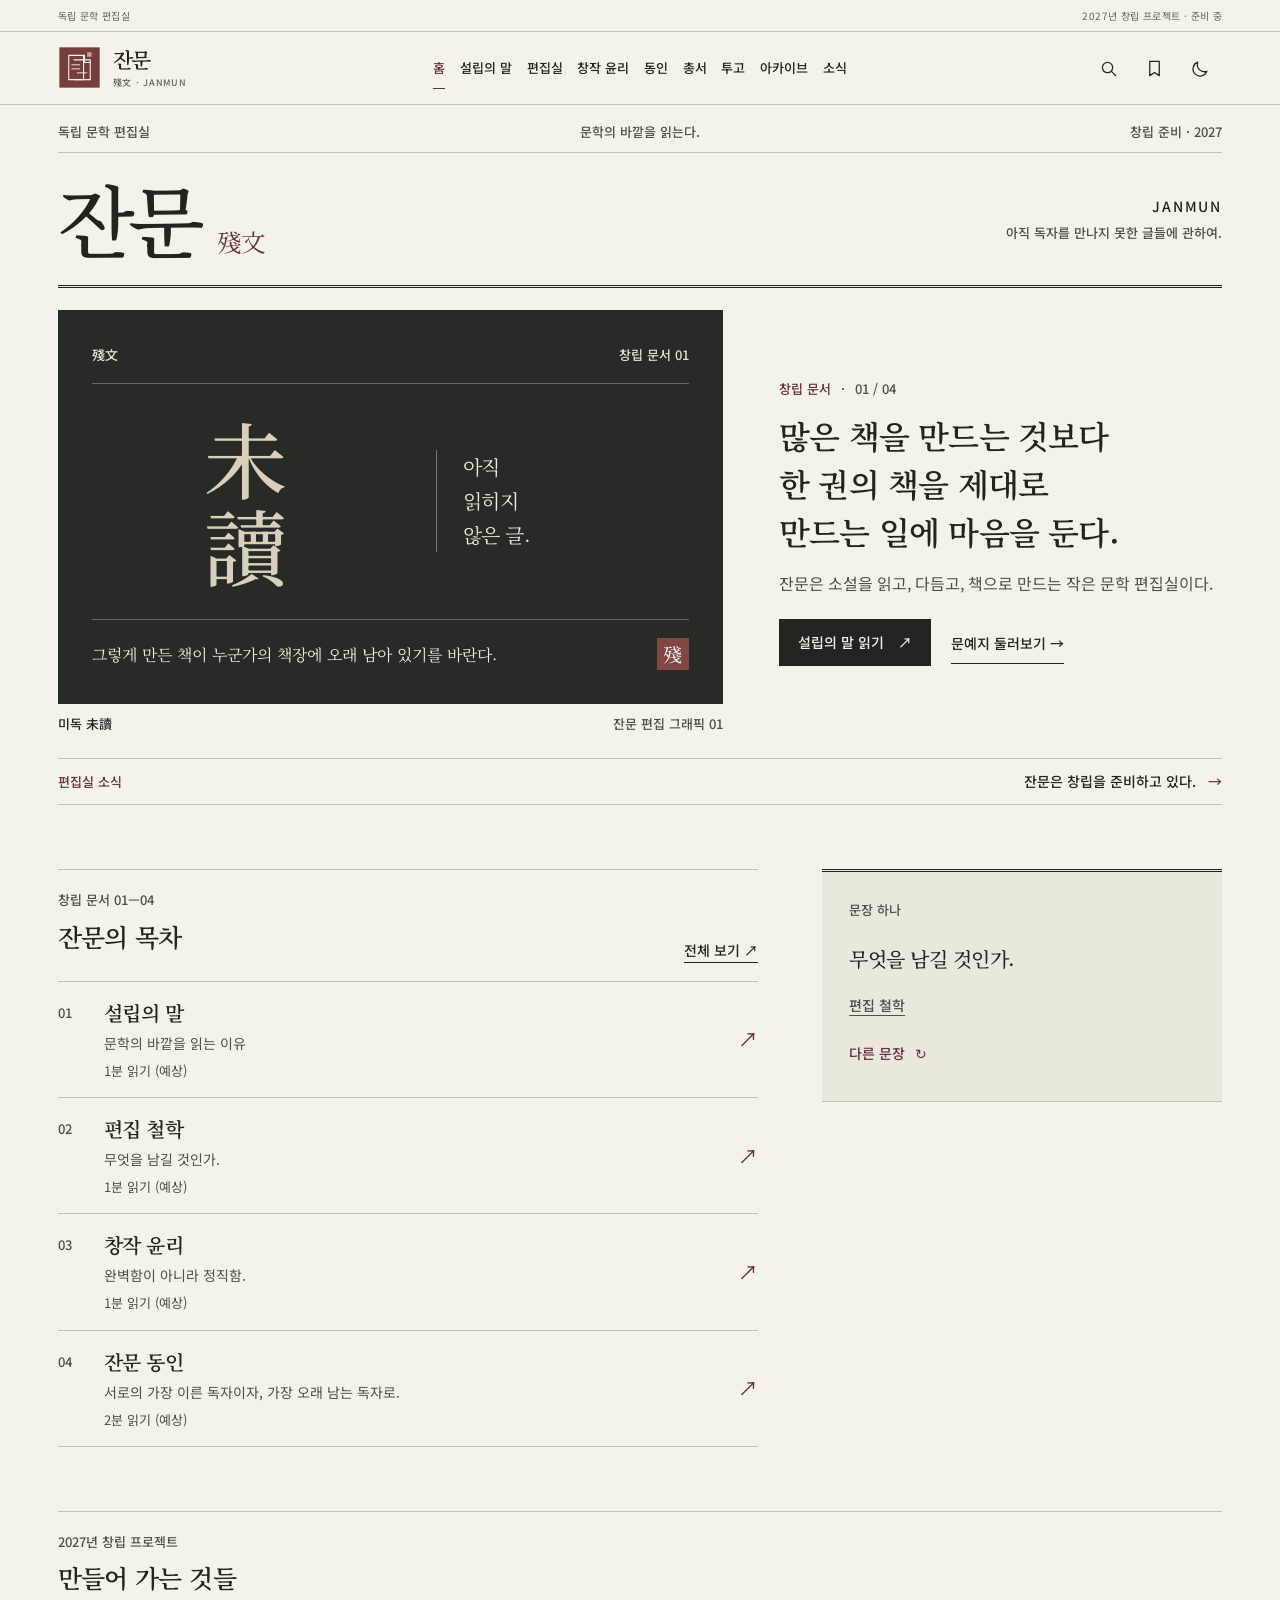
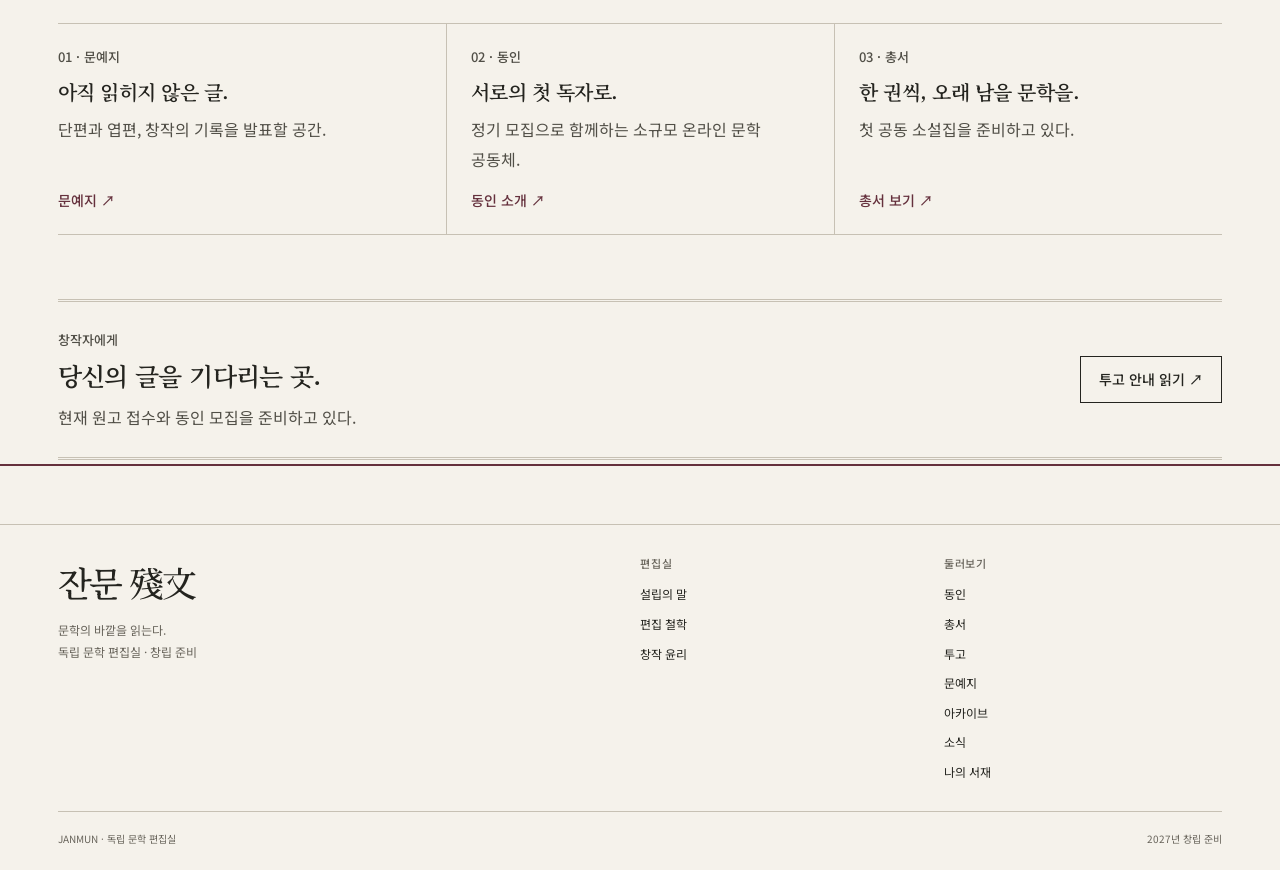
<file: index.html>
<!doctype html>
<html lang="ko" data-theme="light" data-site-root="./" data-start-route="home">
  <head>
    <meta name="google-site-verification" content="ceFzFZXTdEXr3fc17ADVwWfhwjAf6V01MK4ZgC2OhcU" />
    <meta charset="utf-8">
    <meta name="viewport" content="width=device-width,initial-scale=1,viewport-fit=cover">
    <meta name="theme-color" content="#f5f2eb">
    <link rel="icon" type="image/svg+xml" href="./assets/janmun-mark.svg">
    <link rel="stylesheet" href="./css/style.css?v=1.0.1">
    <script src="./js/news-data.js?v=0.9.9" defer></script>
    <script src="./js/main.js?v=1.1.0" defer></script>
    <!-- JANMUN SEO BEGIN -->
    <title>잔문 殘文 | 독립 문학 편집실</title>
    <meta name="description" content="문학의 바깥을 읽는다. 소설을 읽고, 다듬고, 책으로 만드는 독립 문학 편집실 잔문.">
    <link rel="canonical" href="https://dffxonnb-cyber.github.io/JANMUN/">
    <meta name="robots" content="index, follow">
    <meta property="og:type" content="website">
    <meta property="og:site_name" content="잔문 殘文">
    <meta property="og:locale" content="ko_KR">
    <meta property="og:title" content="잔문 殘文 | 독립 문학 편집실">
    <meta property="og:description" content="문학의 바깥을 읽는다. 소설을 읽고, 다듬고, 책으로 만드는 독립 문학 편집실 잔문.">
    <meta property="og:url" content="https://dffxonnb-cyber.github.io/JANMUN/">
    <meta property="og:image" content="https://dffxonnb-cyber.github.io/JANMUN/assets/share.png">
    <meta property="og:image:width" content="1200">
    <meta property="og:image:height" content="630">
    <meta property="og:image:alt" content="잔문 편집실 로고">
    <meta name="twitter:card" content="summary_large_image">
    <meta name="twitter:title" content="잔문 殘文 | 독립 문학 편집실">
    <meta name="twitter:description" content="문학의 바깥을 읽는다. 소설을 읽고, 다듬고, 책으로 만드는 독립 문학 편집실 잔문.">
    <meta name="twitter:image" content="https://dffxonnb-cyber.github.io/JANMUN/assets/share.png">
    <script type="application/ld+json">{"@context":"https://schema.org","@graph":[{"@type":"Organization","@id":"https://dffxonnb-cyber.github.io/JANMUN/#organization","name":"잔문 殘文","alternateName":"JANMUN","url":"https://dffxonnb-cyber.github.io/JANMUN/","logo":"https://dffxonnb-cyber.github.io/JANMUN/assets/janmun-mark.svg","description":"독립 문학 편집실 · 창립 준비"},{"@type":"WebSite","@id":"https://dffxonnb-cyber.github.io/JANMUN/#website","name":"잔문 殘文","url":"https://dffxonnb-cyber.github.io/JANMUN/","inLanguage":"ko","publisher":{"@id":"https://dffxonnb-cyber.github.io/JANMUN/#organization"}}]}</script>
    <!-- JANMUN SEO END -->
  </head>
  <body>
    <a class="skip" href="#main">본문 바로가기</a>
    <div class="progress" aria-hidden="true">
    </div>
    <div class="utility">
      <div class="shell">
        <span>독립 문학 편집실</span><span>2027년 창립 프로젝트 · 준비 중</span>
      </div>
    </div>
    <header class="mast">
      <div class="shell mast-in">
        <a class="brand" href="./" data-route-link="home" aria-label="잔문 홈"><img class="brand-mark" src="./assets/janmun-mark.svg" alt="" width="43" height="43"><span class="brand-text">잔문<small>殘文 · JANMUN</small></span></a>
        <nav class="nav" id="navigation" aria-label="주 메뉴">
          <a href="./" data-route-link="home">홈</a>
          <a href="./about/" data-route-link="about">설립의 말</a>
          <a href="./editorial/" data-route-link="editorial">편집실</a>
          <a href="./ethics/" data-route-link="ethics">창작 윤리</a>
          <a href="./members/" data-route-link="members">동인</a>
          <a href="./books/" data-route-link="books">총서</a>
          <a href="./submission/" data-route-link="submission">투고</a>
          <a href="./archive/" data-route-link="archive">아카이브</a>
          <a href="./news/" data-route-link="news">소식</a>
        </nav>
        <div class="tools">
          <button class="iconbtn" id="search-open" aria-label="글 검색" title="글 검색"><svg viewBox="0 0 24 24"><circle cx="10.8" cy="10.8" r="6.5"/><path d="m16 16 5 5"/></svg></button>
          <a class="iconbtn" href="./saved/" data-route-link="saved" aria-label="나의 서재" title="나의 서재"><svg viewBox="0 0 24 24"><path d="M6 3h12v18l-6-4-6 4z"/></svg></a>
          <button class="iconbtn" id="theme" aria-label="화면 테마 전환" aria-pressed="false" title="어두운 화면"><svg viewBox="0 0 24 24"><path d="M20 15.5A9 9 0 0 1 8.5 4 9 9 0 1 0 20 15.5Z"/></svg></button>
          <button class="iconbtn mobile" id="mobile" aria-label="메뉴 열기" aria-controls="navigation" aria-expanded="false"><svg viewBox="0 0 24 24"><path d="M3 6h18M3 12h18M3 18h18"/></svg></button>
        </div>
      </div>
    </header>
    <main id="main" tabindex="-1">
      <!-- Home: editorial masthead, lead essay and contents -->
      <section class="view shell" id="page-home">
        <div class="edition-line">
          <span>독립 문학 편집실</span>
          <span class="edition-center">문학의 바깥을 읽는다.</span>
          <span>창립 준비 · 2027</span>
        </div>
        <div class="front-masthead">
          <h1 class="front-title">잔문<span>殘文</span></h1>
          <div class="front-imprint">
            <span>JANMUN</span>
            <span>아직 독자를 만나지 못한 글들에 관하여.</span>
          </div>
        </div>

        <section class="front-feature" aria-labelledby="lead-title">
          <figure class="front-art">
            <div class="founding-plate" role="group" aria-label="잔문의 창립 표제">
              <div class="founding-plate-header">
                <span>殘文</span><span>창립 문서 01</span>
              </div>
              <div class="founding-plate-body">
                <div class="founding-characters" aria-label="미독">
                  <span aria-hidden="true">未</span><span aria-hidden="true">讀</span>
                </div>
                <p class="founding-note"><span>아직</span><span>읽히지</span><span>않은 글.</span></p>
              </div>
              <div class="founding-plate-footer">
                <p>그렇게 만든 책이 누군가의 책장에 오래 남아 있기를 바란다.</p>
                <span class="founding-seal" aria-hidden="true">殘</span>
              </div>
            </div>
            <figcaption><span>미독 未讀</span><span>잔문 편집 그래픽 01</span></figcaption>
          </figure>
          <div class="front-copy">
            <div class="front-kicker"><span>창립 문서</span><span>01 / 04</span></div>
            <h2 id="lead-title">많은 책을 만드는 것보다 한 권의 책을 제대로 만드는 일에 마음을 둔다.</h2>
            <p>잔문은 소설을 읽고, 다듬고, 책으로 만드는 작은 문학 편집실이다.</p>
            <div class="front-actions">
              <a class="primary" href="./about/" data-route-link="about">설립의 말 읽기 <span aria-hidden="true">↗</span></a>
              <a class="textlink" href="./archive/?category=journal" data-route-link="journal">문예지 둘러보기 →</a>
            </div>
          </div>
        </section>

        <div class="home-notice"><span class="eyebrow">편집실 소식</span><a href="./news/founding/" data-route-link="news/founding">잔문은 창립을 준비하고 있다. <span aria-hidden="true">→</span></a></div>
        <div class="resume" id="resume" hidden>
          <div><span class="eyebrow">마지막으로 읽은 글</span><a id="resume-link" href="./archive/" data-route-link="archive"></a></div>
          <button id="resume-clear" type="button">기록 지우기</button>
        </div>

        <div class="front-index">
          <section class="front-contents" aria-labelledby="contents-title">
            <div class="section-top">
              <div><span class="eyebrow">창립 문서 01—04</span><h2 id="contents-title">잔문의 목차</h2></div>
              <a class="textlink" href="./archive/" data-route-link="archive">전체 보기 ↗</a>
            </div>
            <div class="entry-grid">
              <a class="entry" href="./about/" data-route-link="about"><span class="entry-no">01</span><h3>설립의 말</h3><p>문학의 바깥을 읽는 이유<span class="entry-detail" data-entry-meta="about"></span></p><span class="entry-arrow" aria-hidden="true">↗</span></a>
              <a class="entry" href="./editorial/" data-route-link="editorial"><span class="entry-no">02</span><h3>편집 철학</h3><p>무엇을 남길 것인가.<span class="entry-detail" data-entry-meta="editorial"></span></p><span class="entry-arrow" aria-hidden="true">↗</span></a>
              <a class="entry" href="./ethics/" data-route-link="ethics"><span class="entry-no">03</span><h3>창작 윤리</h3><p>완벽함이 아니라 정직함.<span class="entry-detail" data-entry-meta="ethics"></span></p><span class="entry-arrow" aria-hidden="true">↗</span></a>
              <a class="entry" href="./members/" data-route-link="members"><span class="entry-no">04</span><h3>잔문 동인</h3><p>서로의 가장 이른 독자이자, 가장 오래 남는 독자로.<span class="entry-detail" data-entry-meta="members"></span></p><span class="entry-arrow" aria-hidden="true">↗</span></a>
            </div>
          </section>
          <aside class="front-margin">
            <span class="eyebrow">문장 하나</span>
            <blockquote id="front-quote">무엇을 남길 것인가.</blockquote>
            <a id="front-quote-source" href="./editorial/" data-route-link="editorial">편집 철학</a>
            <button class="quiet-button" type="button" id="next-quote">다른 문장 <span aria-hidden="true">↻</span></button>
          </aside>
        </div>

        <section class="front-projects" aria-labelledby="project-title">
          <div class="section-top">
            <div><span class="eyebrow">2027년 창립 프로젝트</span><h2 id="project-title">만들어 가는 것들</h2></div>
          </div>
          <div class="project-grid">
            <a class="project" href="./archive/?category=journal" data-route-link="journal"><span class="eyebrow">01 · 문예지</span><h3>아직 읽히지 않은 글.</h3><p>단편과 엽편, 창작의 기록을 발표할 공간.</p><span class="project-link">문예지 ↗</span></a>
            <a class="project" href="./members/" data-route-link="members"><span class="eyebrow">02 · 동인</span><h3>서로의 첫 독자로.</h3><p>정기 모집으로 함께하는 소규모 온라인 문학 공동체.</p><span class="project-link">동인 소개 ↗</span></a>
            <a class="project" href="./books/" data-route-link="books"><span class="eyebrow">03 · 총서</span><h3>한 권씩, 오래 남을 문학을.</h3><p>첫 공동 소설집을 준비하고 있다.</p><span class="project-link">총서 보기 ↗</span></a>
          </div>
        </section>
        <div class="front-invitation"><div><span class="eyebrow">창작자에게</span><h2>당신의 글을 기다리는 곳.</h2><p>현재 원고 접수와 동인 모집을 준비하고 있다.</p></div><a href="./submission/" data-route-link="submission" class="outline">투고 안내 읽기 ↗</a></div>
      </section>
      <template data-janmun-view="about">
      <section class="view shell reading" id="page-about" hidden>
        <div class="crumb">
          <a href="./" data-route-link="home">잔문</a> / <a href="./archive/" data-route-link="archive">아카이브</a> / 설립의 말
        </div>
        <div class="reader-grid">
          <article class="editorial-spread">
            <header class="article-head editorial-heading">
              <p class="eyebrow">잔문 · 창립 문서 01</p>
              <h1>설립의 말</h1>
              <p>문학의 바깥을 읽는 이유</p>
              <div class="reading-meta">
                <span data-reading-time="about"></span><span data-reading-status="about"></span>
              </div>
            </header>
            <div class="prose editorial-copy">
              <p>잔문은 소설을 읽고, 다듬고, 책으로 만드는 작은 문학 편집실이다.</p>
              <p>우리는 작가가 어떤 이력을 가졌는지보다 어떤 글을 쓰는지에 관심이 있다. 인공지능을 활용한 글도, 혼자 힘으로 완성한 글도 그 자체로 읽고자 한다. 창작의 방식은 저마다 다를 수 있지만, 자신의 글을 대하는 태도만큼은 중요하게 생각한다.</p>
              <p>완성된 원고뿐 아니라 아직 고쳐 쓸 여지가 있는 글에도 관심을 기울인다. 작가가 쓰고 싶었던 이야기를 함께 고민하고, 그 사람의 문장을 잃지 않는 방향으로 작품을 다듬고 싶다.</p>
              <p>많은 책을 만드는 것보다 한 권의 책을 제대로 만드는 일에 마음을 둔다.</p>
              <p>그렇게 만든 책이 누군가의 책장에 오래 남아 있기를 바란다.</p>
              <p><strong>문학의 바깥을 읽는다.</strong></p>
              <p>잔문 殘文</p>
            </div>
            <div class="annotation-area">
              <div class="annotation-head"><h2>읽고 남기기</h2><span class="muted">나만의 비공개 기록</span></div>
              <p class="muted">본문의 문장을 선택하거나 아래 버튼으로 문단을 골라 저장하세요.</p>
              <div class="actions"><button class="outline" type="button" data-collect="about">문장 수집</button><button class="outline" type="button" data-note-open="about">독서 메모 쓰기</button><a class="textlink" href="./saved/" data-route-link="saved">나의 서재 ↗</a></div>
              <div class="note-editor" data-note-editor="about" hidden><label>이 글에 대한 메모<textarea rows="4" maxlength="3000" data-note-text="about" placeholder="읽으며 남은 생각을 적어 보세요."></textarea></label><div class="actions"><button class="primary" type="button" data-note-save="about">메모 저장</button><button class="outline" type="button" data-note-close="about">닫기</button></div></div>
            </div>
            <div class="reader-end-controls">
              <button class="outline" type="button" data-read="about" aria-pressed="false">읽음 표시</button><button class="outline" type="button" data-print>인쇄 / PDF 저장</button>
            </div>
            <div class="next-reading">
              <a href="./" data-route-link="home"><small>← 처음으로</small>잔문</a><a href="./editorial/" data-route-link="editorial"><small>다음 글 →</small>편집 철학</a>
            </div>
            <div class="article-end">
              <span>殘</span><a href="./archive/" data-route-link="archive">모든 글 보기 ↗</a>
            </div>
          </article>
        </div>
      </section>
      </template>
      <template data-janmun-view="editorial">
      <section class="view shell reading" id="page-editorial" hidden>
        <div class="crumb">
          <a href="./" data-route-link="home">잔문</a> / <a href="./archive/" data-route-link="archive">아카이브</a> / 편집 철학
        </div>
        <div class="reader-grid">
          <article class="editorial-spread">
            <header class="article-head editorial-heading">
              <p class="eyebrow">잔문 · 창립 문서 02</p>
              <h1>편집 철학</h1>
              <p>무엇을 남길 것인가.</p>
              <div class="reading-meta">
                <span data-reading-time="editorial"></span><span data-reading-status="editorial"></span>
              </div>
            </header>
            <div class="prose editorial-copy">
              <p>잔문은 익숙한 것을 낯설게 바라보는 소설에 관심이 있다.</p>
              <p>특별한 사건이 있어야 좋은 이야기가 되는 것은 아니다. 오래 함께 살아온 사람을 문득 이해할 수 없게 되는 순간이나, 무심코 지나친 일에서 이전과 다른 의미를 발견하는 일도 충분히 소설이 될 수 있다.</p>
              <p>우리는 작품이 다루는 소재보다 그것을 바라보는 작가의 시선을 중요하게 생각한다.</p>
              <p>원고를 살필 때에는 문장의 정확성, 인물의 개연성, 이야기의 구조를 함께 검토한다. 다만 모든 문장이 매끄러워야 한다고 생각하지는 않는다. 작품의 결함과 작가의 개성을 구분하는 것 역시 편집의 몫이기 때문이다.</p>
              <p>고쳐야 할 문장과 고치지 말아야 할 문장 사이에서 충분히 고민한다.</p>
              <p>잔문이라는 이름에는 그러한 뜻도 담겨 있다.</p>
              <p>무엇을 남길 것인가.</p>
              <p>우리가 원고를 읽으며 가장 오래 생각하는 질문이다.</p>
            </div>
            <div class="annotation-area">
              <div class="annotation-head"><h2>읽고 남기기</h2><span class="muted">나만의 비공개 기록</span></div>
              <p class="muted">본문의 문장을 선택하거나 아래 버튼으로 문단을 골라 저장하세요.</p>
              <div class="actions"><button class="outline" type="button" data-collect="editorial">문장 수집</button><button class="outline" type="button" data-note-open="editorial">독서 메모 쓰기</button><a class="textlink" href="./saved/" data-route-link="saved">나의 서재 ↗</a></div>
              <div class="note-editor" data-note-editor="editorial" hidden><label>이 글에 대한 메모<textarea rows="4" maxlength="3000" data-note-text="editorial" placeholder="읽으며 남은 생각을 적어 보세요."></textarea></label><div class="actions"><button class="primary" type="button" data-note-save="editorial">메모 저장</button><button class="outline" type="button" data-note-close="editorial">닫기</button></div></div>
            </div>
            <div class="reader-end-controls">
              <button class="outline" type="button" data-read="editorial" aria-pressed="false">읽음 표시</button><button class="outline" type="button" data-print>인쇄 / PDF 저장</button>
            </div>
            <div class="next-reading">
              <a href="./about/" data-route-link="about"><small>← 이전 글</small>설립의 말</a><a href="./ethics/" data-route-link="ethics"><small>다음 글 →</small>창작 윤리</a>
            </div>
            <div class="article-end">
              <span>殘</span><a href="./archive/" data-route-link="archive">모든 글 보기 ↗</a>
            </div>
          </article>
        </div>
      </section>
      </template>
      <template data-janmun-view="ethics">
      <section class="view shell reading" id="page-ethics" hidden>
        <div class="crumb">
          <a href="./" data-route-link="home">잔문</a> / <a href="./archive/" data-route-link="archive">아카이브</a> / 창작 윤리
        </div>
        <div class="reader-grid">
          <article class="editorial-spread">
            <header class="article-head editorial-heading">
              <p class="eyebrow">잔문 · 창립 문서 03</p>
              <h1>창작 윤리</h1>
              <p>완벽함이 아니라 정직함.</p>
              <div class="reading-meta">
                <span data-reading-time="ethics"></span><span data-reading-status="ethics"></span>
              </div>
            </header>
            <div class="prose editorial-copy">
              <p>창작의 방식은 저마다 다르지만, 작품에 대한 책임까지 달라지는 것은 아니다.</p>
              <p>잔문은 인공지능의 활용을 창작의 결격 사유로 삼지 않는다. 다만 사용한 도구와 그 개입 범위를 사실대로 밝히고, 타인의 저작물과 권리를 존중하는 것을 기본으로 삼는다.</p>
              <p>우리는 모든 문장을 직접 작성했다는 사실만으로 창작의 주체성이 증명된다고 생각하지 않는다. 무엇을 받아들이고 무엇을 거절했는지, 어떤 판단을 거쳐 작품을 완성했는지 역시 창작의 일부다.</p>
              <p>그러나 도구의 도움을 받았다는 사실이 작품의 결함이나 윤리적 문제에 대한 면책 사유가 될 수는 없다. 최종 원고에 대한 판단과 책임은 창작자에게 있다.</p>
              <p>창작의 과정을 숨기지 않는다.<br>타인의 것을 자신의 것으로 내놓지 않는다.<br>자신이 완성한 작품에 책임을 진다.</p>
              <p>잔문이 창작자에게 바라는 것은 완벽함이 아니라 정직함이다.</p>
            </div>
            <div class="annotation-area">
              <div class="annotation-head"><h2>읽고 남기기</h2><span class="muted">나만의 비공개 기록</span></div>
              <p class="muted">본문의 문장을 선택하거나 아래 버튼으로 문단을 골라 저장하세요.</p>
              <div class="actions"><button class="outline" type="button" data-collect="ethics">문장 수집</button><button class="outline" type="button" data-note-open="ethics">독서 메모 쓰기</button><a class="textlink" href="./saved/" data-route-link="saved">나의 서재 ↗</a></div>
              <div class="note-editor" data-note-editor="ethics" hidden><label>이 글에 대한 메모<textarea rows="4" maxlength="3000" data-note-text="ethics" placeholder="읽으며 남은 생각을 적어 보세요."></textarea></label><div class="actions"><button class="primary" type="button" data-note-save="ethics">메모 저장</button><button class="outline" type="button" data-note-close="ethics">닫기</button></div></div>
            </div>
            <div class="reader-end-controls">
              <button class="outline" type="button" data-read="ethics" aria-pressed="false">읽음 표시</button><button class="outline" type="button" data-print>인쇄 / PDF 저장</button>
            </div>
            <div class="next-reading">
              <a href="./editorial/" data-route-link="editorial"><small>← 이전 글</small>편집 철학</a><a href="./members/" data-route-link="members"><small>다음 글 →</small>잔문 동인</a>
            </div>
            <div class="article-end">
              <span>殘</span><a href="./archive/" data-route-link="archive">모든 글 보기 ↗</a>
            </div>
          </article>
        </div>
      </section>
      </template>
      <template data-janmun-view="members">
      <section class="view shell reading" id="page-members" hidden>
        <div class="crumb">
          <a href="./" data-route-link="home">잔문</a> / <a href="./archive/" data-route-link="archive">아카이브</a> / 잔문 동인
        </div>
        <div class="reader-grid">
          <article class="editorial-spread">
            <header class="article-head editorial-heading">
              <p class="eyebrow">잔문 · 창립 문서 04</p>
              <h1>잔문 동인</h1>
              <p>서로의 가장 이른 독자이자, 가장 오래 남는 독자로.</p>
              <div class="reading-meta">
                <span data-reading-time="members"></span><span data-reading-status="members"></span>
              </div>
            </header>
            <div class="prose editorial-copy">
              <p>잔문 동인은 각자의 작품을 쓰고 서로의 문학을 읽는 창작 공동체다.</p>
              <p>정기 모집을 통해 소규모로 구성하며, 온라인을 중심으로 활동한다. 서로의 원고에 충분한 시간을 들이고 지속적인 대화를 나눌 수 있는 규모를 지향한다.</p>
              <p>주요 활동은 원고 합평과 작품 연구, 문학에 관한 토론이다. 완성된 작품은 물론 아직 방향을 찾지 못한 원고도 함께 살핀다. 그 과정에서 발전한 작품을 문예지와 공동 소설집으로 선보이고자 한다.</p>
              <p>서로의 문학적 취향이 같을 필요는 없다. 같은 작품을 읽고 다른 이야기를 나눌 수 있다는 것 역시 함께 읽는 이유 중 하나다.</p>
              <p>합평에서는 막연한 칭찬보다 구체적인 감상을 나눈다. 타인의 문장을 자신의 취향에 맞추기보다 그 문장이 가진 가능성을 살핀다.</p>
              <p>등단이나 출간 경력은 참여의 조건이 아니다. 꾸준히 쓰고 읽으며, 자신의 작품만큼 타인의 작품에도 시간을 내어 줄 수 있는 사람과 함께하고 싶다.</p>
              <p>서로의 가장 이른 독자이자, 가장 오래 남는 독자로.</p>
              <p>잔문 殘文</p>
            </div>
            <div class="annotation-area">
              <div class="annotation-head"><h2>읽고 남기기</h2><span class="muted">나만의 비공개 기록</span></div>
              <p class="muted">본문의 문장을 선택하거나 아래 버튼으로 문단을 골라 저장하세요.</p>
              <div class="actions"><button class="outline" type="button" data-collect="members">문장 수집</button><button class="outline" type="button" data-note-open="members">독서 메모 쓰기</button><a class="textlink" href="./saved/" data-route-link="saved">나의 서재 ↗</a></div>
              <div class="note-editor" data-note-editor="members" hidden><label>이 글에 대한 메모<textarea rows="4" maxlength="3000" data-note-text="members" placeholder="읽으며 남은 생각을 적어 보세요."></textarea></label><div class="actions"><button class="primary" type="button" data-note-save="members">메모 저장</button><button class="outline" type="button" data-note-close="members">닫기</button></div></div>
            </div>
            <div class="reader-end-controls">
              <button class="outline" type="button" data-read="members" aria-pressed="false">읽음 표시</button><button class="outline" type="button" data-print>인쇄 / PDF 저장</button>
            </div>
            <div class="next-reading">
              <a href="./ethics/" data-route-link="ethics"><small>← 이전 글</small>창작 윤리</a><a href="./books/" data-route-link="books"><small>다음으로 →</small>잔문 총서</a>
            </div>
            <div class="article-end">
              <span>殘</span><a href="./archive/" data-route-link="archive">모든 글 보기 ↗</a>
            </div>
          </article>
        </div>
      </section>
      </template>
      <template data-janmun-view="archive">
      <section class="view shell" id="page-archive" hidden>
        <div class="archive-intro editorial-spread">
          <header class="archive-heading editorial-heading">
            <span class="archive-rule" aria-hidden="true"></span>
            <span class="eyebrow">殘文 · 文學記錄</span>
            <h1>아카이브</h1>
            <p>문학이 만들어지고 남겨진 자리.</p>
          </header>
          <div class="archive-intro-copy editorial-copy">
            <p>잔문의 창립 문서부터 작가의 작품, 편집 과정과 문학에 관한 대화까지. 한 편의 글이 완성되기까지의 시간과 그 이후에 남겨진 기록을 모은다.</p>
            <p>잔문이 지나온 시간은 이곳에 쌓인다.</p>
          </div>
        </div>
        <div class="page-body archive-body">
          <div class="archive-controls">
            <div class="archive-categories" role="group" aria-label="기록 분류">
              <button type="button" data-archive-category="all" aria-pressed="true">전체<span data-archive-category-count="all"></span></button>
              <button type="button" data-archive-category="founding" aria-pressed="false">창립 문서<span data-archive-category-count="founding"></span></button>
              <button type="button" data-archive-category="journal" aria-pressed="false">문예지<span data-archive-category-count="journal"></span></button>
              <button type="button" data-archive-category="author" aria-pressed="false">작가 기록<span data-archive-category-count="author"></span></button>
              <button type="button" data-archive-category="editing" aria-pressed="false">편집 기록<span data-archive-category-count="editing"></span></button>
              <button type="button" data-archive-category="criticism" aria-pressed="false">문학 비평<span data-archive-category-count="criticism"></span></button>
              <button type="button" data-archive-category="publication" aria-pressed="false">출간 기록<span data-archive-category-count="publication"></span></button>
              <button type="button" data-archive-category="community" aria-pressed="false">공동체 기록<span data-archive-category-count="community"></span></button>
            </div>
            <div class="searchbar archive-search">
              <input type="search" id="archive-query" placeholder="제목·본문·작가 검색" aria-label="아카이브 검색">
              <select id="archive-filter" aria-label="독서 상태"><option value="all">모든 글</option><option value="saved">저장한 글만</option><option value="unread">읽지 않은 글</option><option value="read">읽은 글</option></select>
              <select id="archive-author" aria-label="작가"><option value="all">모든 작가</option></select>
              <select id="archive-year" aria-label="등록 연도"><option value="all">모든 등록 연도</option></select>
              <select id="archive-sort" aria-label="기록 정렬"><option value="number">기록 번호순</option><option value="newest">최근 등록순</option><option value="oldest">오래된 등록순</option></select>
            </div>
          </div>
          <div class="archive-results-head"><div class="archive-count" id="archive-count" aria-live="polite"></div><a class="textlink" href="./saved/" data-route-link="saved">나의 서재 ↗</a></div>
          <div id="archive-list" class="archive-list"><!-- STATIC archive-list BEGIN --><div class="archive-row"><span class="eyebrow">01</span><a href="./about/" data-route-link="about"><span class="archive-record-meta">창립 문서 · 잔문 · 등록 2026-11-24</span><h3>설립의 말</h3><p>문학의 바깥을 읽는 이유</p></a></div><div class="archive-row"><span class="eyebrow">02</span><a href="./editorial/" data-route-link="editorial"><span class="archive-record-meta">창립 문서 · 잔문 · 등록 2026-11-24</span><h3>편집 철학</h3><p>무엇을 남길 것인가.</p></a></div><div class="archive-row"><span class="eyebrow">03</span><a href="./ethics/" data-route-link="ethics"><span class="archive-record-meta">창립 문서 · 잔문 · 등록 2026-11-24</span><h3>창작 윤리</h3><p>완벽함이 아니라 정직함.</p></a></div><div class="archive-row"><span class="eyebrow">04</span><a href="./members/" data-route-link="members"><span class="archive-record-meta">창립 문서 · 잔문 · 등록 2026-11-24</span><h3>잔문 동인</h3><p>서로의 가장 이른 독자이자, 가장 오래 남는 독자로.</p></a></div><!-- STATIC archive-list END --></div>
          <div class="archive-empty-actions" id="archive-empty-actions" hidden><a class="outline" href="./submission/" data-route-link="submission">투고 안내 →</a></div>
          <p class="archive-footnote">기록의 등록일은 아카이브에 수록한 날짜이며, 최초 집필일이나 발표일과 다를 수 있다. 작가의 미공개 원고와 합평·편집 기록은 동의를 얻은 경우에만 공개한다.</p>
        </div>
      </section>
      </template>
      <template data-janmun-view="saved">
      <section class="view shell" id="page-saved" hidden>
        <div class="editorial-spread library-intro">
          <header class="editorial-heading">
            <span class="editorial-rule" aria-hidden="true"></span>
            <span class="eyebrow">나의 독서 기록</span>
            <h1>나의 서재</h1>
          </header>
          <div class="editorial-copy"><p>읽고, 남기고, 다시 펼쳐 보는 곳. 기록은 이 브라우저에만 저장됩니다.</p></div>
        </div>
        <div class="page-body">
          <div class="library-summary" aria-label="서재 현황">
            <div><strong id="save-count">0</strong><span>저장한 글</span></div>
            <div><strong id="finished-count">0</strong><span>읽은 글</span></div>
            <div><strong id="quote-count">0</strong><span>수집한 문장</span></div>
            <div><strong id="note-count">0</strong><span>독서 메모</span></div>
          </div>
          <div class="library-tabs" role="group" aria-label="서재 분류">
            <button type="button" data-library-tab="saved" aria-pressed="true">보관함</button>
            <button type="button" data-library-tab="quotes" aria-pressed="false">문장 수집</button>
            <button type="button" data-library-tab="notes" aria-pressed="false">독서 메모</button>
            <button type="button" data-library-tab="history" aria-pressed="false">읽은 기록</button>
          </div>
          <div id="library-saved" class="library-panel"><div class="archive-list" id="saved-list"></div><p><a class="outline" href="./archive/" data-route-link="archive">다른 글 찾기 →</a></p></div>
          <div id="library-quotes" class="library-panel" hidden><div id="quote-list" class="archive-list"></div></div>
          <div id="library-notes" class="library-panel" hidden><div id="note-list" class="archive-list"></div></div>
          <div id="library-history" class="library-panel" hidden><div id="history-list" class="archive-list"></div></div>
          <div class="library-export"><p class="muted">기기를 바꾸거나 브라우저 데이터를 삭제하기 전에 기록을 파일로 보관하세요.</p><button type="button" class="outline" id="library-export">서재 기록 내려받기 ↓</button></div>
        </div>
      </section>
      </template>
      <template data-janmun-view="books">
      <section class="view shell" id="page-books" hidden>
        <div class="series-intro editorial-spread">
          <header class="series-heading editorial-heading">
            <span class="series-rule" aria-hidden="true"></span>
            <span class="eyebrow">출간 준비</span>
            <h1>잔문 총서</h1>
            <p>한 권씩, 오래 남을 문학을.</p>
          </header>
          <div class="prose series-copy editorial-copy">
            <p>잔문 총서는 서로 다른 작가의 문학을 한 권씩 엮어 가는 출간 프로젝트다.</p>
            <p>단편소설집과 공동 소설집을 중심으로 시작하되, 작품에 따라 책의 형태와 구성을 달리하고자 한다. 한 권의 책이 가진 고유한 성격을 존중하며, 정해진 형식에 작품을 맞추지 않는다.</p>
            <p>원고의 선정부터 편집, 표지와 지면의 구성까지 작품을 읽는 경험의 일부라고 생각한다. 내용과 형식이 서로 어긋나지 않는 책을 만들고 싶다.</p>
            <p>출간의 수나 속도에 얽매이지 않는다. 각자의 작품에 필요한 시간을 들이고, 충분한 편집을 거쳐 독자에게 건넨다.</p>
            <p>잔문의 책이 책장에 꽂힌 뒤에도 몇 번쯤 다시 펼쳐지는 책이기를 바란다.</p>
            <p>한 권씩, 오래 남을 문학을.</p>
            <p>잔문 殘文</p>
          </div>
        </div>
        <div class="section-top"><h2>첫 출간 프로젝트</h2><span class="muted">기획 단계</span></div>
        <div class="page-body book-layout">
          <div class="book-cover" aria-label="첫 공동 소설집 표지 콘셉트, 제목 미정">
            <span>殘文 · 공동선 001 / 기획 시안</span><strong>잔문 공동선</strong><span>첫 번째 소설집 · 제목 미정</span>
          </div>
          <div class="book-info">
            <span class="status">출간 기획 중</span>
            <h2>첫 번째 공동 소설집</h2>
            <p>서로 다른 작가의 엽편과 단편을 한 권으로 엮는 첫 번째 프로젝트다. 작품의 완성도를 중심으로 원고를 선정하며, 제목과 수록작은 아직 확정되지 않았다.</p>
            <dl class="facts">
              <dt>출간 목표</dt><dd>2027년 하반기 (안)</dd>
              <dt>구성</dt><dd>엽편·단편소설</dd>
              <dt>출간 형태</dt><dd>종이책 중심 · 전자책 병행 계획</dd>
              <dt>작가</dt><dd>모집 전</dd>
              <dt>판매</dt><dd>미정 · 예약 접수 없음</dd>
            </dl>
            <a class="outline" href="./members/" data-route-link="members">잔문 동인에 관하여 →</a>
          </div>
        </div>
        <div class="section-top"><h2>총서의 구성</h2><span class="muted">기획 분류</span></div>
        <div class="page-body">
          <p>공동선과 소설선을 중심으로 시작하고, 작품과 운영 여건에 따라 다른 시리즈를 확장할 계획이다.</p>
          <dl class="facts">
            <dt>잔문 소설선</dt><dd>개인 단편·중편 소설집</dd>
            <dt>잔문 공동선</dt><dd>여러 작가의 공동 소설집</dd>
            <dt>잔문 엽편선</dt><dd>짧은 소설을 엮은 작품집</dd>
            <dt>잔문 문고</dt><dd>작은 판형의 문학 시리즈</dd>
            <dt>잔문 특별판</dt><dd>작품의 특성에 따른 별도 기획</dd>
          </dl>
          <p class="muted">현재 출간된 도서는 없으며, 세부 출간 일정은 확정 후 소식에서 안내한다.</p>
          <a class="outline" href="./news/" data-route-link="news">잔문 소식 →</a>
        </div>
      </section>
      </template>
      <template data-janmun-view="submission">
      <section class="view shell" id="page-submission" hidden>
        <div class="editorial-spread submission-intro">
          <header class="editorial-heading">
            <span class="editorial-rule" aria-hidden="true"></span>
            <span class="eyebrow">접수 준비</span>
            <h1>투고</h1>
            <p>창작의 방식을 숨기지 않고도 작품을 건넬 수 있는 곳.</p>
          </header>
          <div class="editorial-copy">
            <span class="status">현재 모집 및 원고 접수 준비 중</span>
            <p class="recruit-note">동인 및 작가 모집 일정, 원고 제출 방법, 세부 심사 기준은 확정 후 이 페이지에서 공개합니다.</p>
          </div>
        </div>
        <div class="submission-faq-layout">
          <div class="faq-nav">
            <span class="eyebrow">투고 안내 · Q&amp;A</span>
            <h2>투고에 관하여</h2>
            <p>투고 전에 궁금한 사항을 확인하세요. 세부 접수 기준은 모집 공고에서 확정합니다.</p>
            <div class="faq-filters" role="group" aria-label="질문 분류">
              <button type="button" data-faq-filter="all" aria-pressed="true">전체</button>
              <button type="button" data-faq-filter="eligibility" aria-pressed="false">투고 자격</button>
              <button type="button" data-faq-filter="ai" aria-pressed="false">AI 활용</button>
              <button type="button" data-faq-filter="review" aria-pressed="false">심사 및 편집</button>
              <button type="button" data-faq-filter="rights" aria-pressed="false">비용 및 권리</button>
              <button type="button" data-faq-filter="apply" aria-pressed="false">접수 안내</button>
            </div>
            <p><a class="textlink" href="./ethics/" data-route-link="ethics">창작 윤리 전문 읽기 ↗</a></p>
          </div>
          <div class="faq" id="submission-faq">
            <section class="faq-group" data-faq-group="eligibility" aria-label="투고 자격">
              <h3>투고 자격</h3>
              <details>
                <summary>누구나 투고할 수 있나요?</summary>
                <div class="faq-answer"><p>등단 여부나 출간 경력에 관계없이 투고할 수 있습니다. 처음 소설을 쓰는 분부터 꾸준히 작품 활동을 이어 온 분까지, 창작자의 이력보다 제출한 작품 자체를 중심으로 검토합니다.</p><p>잔문 동인에 소속되어 있지 않아도 투고할 수 있습니다.</p></div>
              </details>
              <details>
                <summary>어떤 작품을 투고할 수 있나요?</summary>
                <div class="faq-answer"><p>엽편소설과 단편소설을 중심으로 원고를 검토할 예정입니다. 특정한 분위기나 주제를 잔문의 취향에 맞추어 작성할 필요는 없습니다.</p><p>중편 및 장편소설의 접수 여부, 분량과 제출 형식은 모집 공고에서 안내합니다.</p></div>
              </details>
              <details>
                <summary>아직 완성하지 못한 원고도 제출할 수 있나요?</summary>
                <div class="faq-answer"><p>정식 출간 투고는 완결된 원고를 원칙으로 준비하고 있습니다. 완결된 원고라도 수정과 발전 가능성을 함께 검토합니다.</p><p>집필 중인 작품에 대한 지속적인 합평을 원하신다면 잔문 동인 활동을 권장합니다.</p></div>
              </details>
              <details>
                <summary>이미 다른 플랫폼에 공개한 작품도 제출할 수 있나요?</summary>
                <div class="faq-answer"><p>개인 블로그나 브런치 등에서 공개한 작품도 기존 계약 및 권리 관계에 문제가 없다면 검토할 수 있는 방향으로 준비하고 있습니다.</p><p>이전에 공개하거나 출간한 이력은 투고 시 밝혀 주시기 바랍니다. 기발표작의 구체적인 접수 기준은 모집 공고에서 확정합니다.</p></div>
              </details>
            </section>
            <section class="faq-group" data-faq-group="ai" aria-label="AI 활용">
              <h3>AI 활용</h3>
              <details>
                <summary>인공지능을 활용한 작품도 투고할 수 있나요?</summary>
                <div class="faq-answer"><p>가능합니다. 소재 발굴, 자료 조사, 이야기의 구조 설계, 초고 작성, 문장 수정 등 창작 과정에서 인공지능을 활용한 작품도 검토 대상입니다.</p><p>다만 인공지능의 개입 과정과 범위를 사실대로 밝히고, 타인의 권리를 존중하며 최종 원고에 대한 책임을 져야 합니다. 활용 여부만으로 작품의 문학적 가치를 판단하지 않습니다.</p></div>
              </details>
              <details>
                <summary>인공지능 활용 내역은 어느 정도까지 공개해야 하나요?</summary>
                <div class="faq-answer"><p>사용한 도구, 활용 목적, 개입한 창작 단계, 최종 작품에 반영된 범위를 설명해 주시면 됩니다. 단순 교정인지 문장 생성이나 사건 구성에도 활용했는지 구분해 주시기 바랍니다.</p><p>정확한 활용 비율을 산출하기 어려운 경우 창작 과정에서 이루어진 판단과 수정 내용을 구체적으로 설명해 주시기 바랍니다. 세부 제출 양식은 모집 공고에서 안내합니다.</p></div>
              </details>
              <details>
                <summary>인공지능을 사용하지 않은 작품도 투고할 수 있나요?</summary>
                <div class="faq-answer"><p>물론입니다. 인공지능은 잔문의 창작자에게 요구되는 도구가 아닙니다. 어떠한 도구를 사용했는지보다 작품에 담긴 창작자의 시선과 문학적 완성도를 중요하게 생각합니다.</p></div>
              </details>
            </section>
            <section class="faq-group" data-faq-group="review" aria-label="심사 및 편집">
              <h3>심사 및 편집</h3>
              <details>
                <summary>원고는 어떤 기준으로 심사하나요?</summary>
                <div class="faq-answer"><p>작가의 이력이나 인지도보다 작품의 문학적 요소를 중심으로 검토합니다. 모두 완벽한 작품만을 찾는 것은 아니며, 작품마다 가진 강점과 발전 가능성을 종합적으로 살핍니다.</p><ul><li>작품의 독창성과 고유한 시선</li><li>문장의 완성도와 표현의 적절성</li><li>인물과 사건의 개연성</li><li>이야기의 구조와 완결성</li><li>작품의 정서적·사유적 깊이</li><li>편집을 통한 발전 가능성</li></ul></div>
              </details>
              <details>
                <summary>투고하면 어떤 과정을 거치게 되나요?</summary>
                <div class="faq-answer"><p>기본 제출 요건과 창작 윤리 준수 여부를 확인한 뒤 작품에 대한 편집 검토를 진행할 예정입니다. 추가 검토가 필요하면 창작 과정에 대한 질문이나 수정 제안을 드릴 수 있습니다.</p><p>최종 출간 여부는 작품 검토, 출간 여건 및 창작자와의 협의를 거쳐 결정합니다. 투고나 동인 참여 자체가 출간을 보장하지는 않습니다.</p></div>
              </details>
              <details>
                <summary>편집 과정에서 원고가 크게 변경될 수도 있나요?</summary>
                <div class="faq-answer"><p>문장, 인물, 사건 및 이야기의 구조에 관한 수정 의견을 제안할 수 있습니다. 다만 작가의 고유한 문체와 작품의 의도를 존중하며, 주요 수정 사항은 창작자와 협의하여 결정하는 것을 원칙으로 합니다.</p></div>
              </details>
            </section>
            <section class="faq-group" data-faq-group="rights" aria-label="비용 및 권리">
              <h3>비용 및 권리</h3>
              <details>
                <summary>투고하거나 출간할 때 비용이 발생하나요?</summary>
                <div class="faq-answer"><p>투고와 원고 심사는 무료로 진행합니다.</p><p>출간 계약이 성립된 작품의 편집 및 제작 비용은 잔문이 부담하며, 창작자에게 도서 구매를 출간의 조건으로 요구하지 않습니다.</p></div>
              </details>
              <details>
                <summary>출간 후 인세는 어떻게 지급되나요?</summary>
                <div class="faq-answer"><p>판매 실적에 따라 인세를 지급합니다. 구체적인 인세율과 산정 방식, 정산 주기는 출간 계약 체결 전에 안내하고 협의합니다.</p><p>공동 소설집의 경우 참여 작가 간 인세 배분 기준도 사전에 협의합니다. 인공지능 활용 여부에 따른 인세 차등은 두지 않습니다.</p></div>
              </details>
              <details>
                <summary>투고한 작품의 저작권은 어떻게 되나요?</summary>
                <div class="faq-answer"><p>원고를 투고하는 것만으로 저작권이나 출판권이 잔문에 이전되지 않습니다.</p><p>출간이 결정된 경우 출판에 필요한 이용 범위와 계약 기간 등의 조건을 별도로 협의합니다. 미출간 원고를 창작자의 동의 없이 공개하거나 출간하지 않습니다.</p></div>
              </details>
            </section>
            <section class="faq-group" data-faq-group="apply" aria-label="접수 안내">
              <h3>접수 안내</h3>
              <details>
                <summary>심사 결과는 언제 받을 수 있나요?</summary>
                <div class="faq-answer"><p>원고 검토 기간과 결과 안내 방식은 모집 공고에서 안내할 예정입니다. 선정 여부와 관계없이 결과를 안내하는 것을 운영 방향으로 삼되, 모든 원고에 개별적인 비평이나 합평을 제공하는 것은 아닙니다.</p></div>
              </details>
              <details>
                <summary>현재 원고를 제출할 수 있나요?</summary>
                <div class="faq-answer"><p>현재 잔문은 첫 원고 접수와 동인 모집을 준비하고 있습니다. 모집 일정과 접수 방법, 제출 서류 및 세부 심사 기준은 확정 후 홈페이지를 통해 공개합니다.</p><p>현재 제공되는 투고 준비 노트는 개인적인 원고 준비를 위한 기능이며, 작성 내용이 잔문에 전송되지는 않습니다.</p></div>
              </details>
            </section>
          </div>
        </div>
        <div class="section-top"><h2>심사 및 출간 절차</h2><span class="muted">운영 예정</span></div>
        <ol class="submission-steps">
          <li><span class="eyebrow">01</span><h3>원고 접수</h3><p>원고 및 창작 과정 확인</p></li>
          <li><span class="eyebrow">02</span><h3>기본 요건 검토</h3><p>제출 요건과 창작 윤리 확인</p></li>
          <li><span class="eyebrow">03</span><h3>작품 심사</h3><p>문학적 완성도와 가능성 검토</p></li>
          <li><span class="eyebrow">04</span><h3>편집 협의</h3><p>필요한 수정 방향 논의</p></li>
          <li><span class="eyebrow">05</span><h3>출간 결정 및 계약</h3><p>출간 여건·권리·인세 조건 합의</p></li>
          <li><span class="eyebrow">06</span><h3>제작 및 출간</h3><p>교정·교열·디자인·제작</p></li>
        </ol>
        <div class="section-top"><h2>투고 준비</h2><span class="muted">접수 기능 아님</span></div>
        <div class="page-body submission-grid submission-prep">
          <div class="submission-checklist">
              <h2>투고 전 확인할 사항</h2>
              <p class="muted">준비용 목록입니다. 아직 확정된 모집 요강은 아닙니다.</p>
              <label><input type="checkbox"> 원고 제목과 필명 정리</label>
              <label><input type="checkbox"> 작품 소개 작성</label>
              <label><input type="checkbox"> 창작 및 AI 활용 과정 정리</label>
              <label><input type="checkbox"> 인용 문장과 타인의 권리 확인</label>
              <label><input type="checkbox"> 최종 원고 파일 별도 보관</label>
            </div>
          <form class="draft" id="draft-form">
            <h2>투고 준비 노트</h2>
            <p class="muted">접수용이 아닌 개인 준비 양식입니다. 입력 내용은 서버로 전송되지 않습니다. 원고 전문이나 개인정보는 입력하지 마세요.</p>
            <label>필명<input name="name" placeholder="활동 필명" maxlength="80" required></label>
            <label>작품명<input name="title" maxlength="150" required></label>
            <label>분야<select name="genre"><option>단편소설</option><option>엽편소설</option><option>기타</option></select></label>
            <label>AI 활용 방식<textarea name="ai" maxlength="2000" placeholder="어떤 과정에서 어떻게 활용했는지, 또는 활용하지 않았음을 기록하세요."></textarea></label>
            <label>작품 소개<textarea name="intro" maxlength="2000" placeholder="작품에 관한 간단한 소개"></textarea></label>
            <div class="actions">
              <button class="primary" type="submit">초안 파일 내려받기 ↓</button><button class="outline" type="reset">초기화</button>
            </div>
          </form>
        </div>
      </section>
      </template>
      <template data-janmun-view="news">
      <section class="view shell" id="page-news" hidden>
        <div class="notice-intro editorial-spread">
          <header class="notice-heading editorial-heading"><span class="notice-rule" aria-hidden="true"></span><span class="eyebrow">殘文 · NOTICE</span><h1>소식</h1><p>잔문의 공식 안내.</p></header>
          <div class="notice-intro-copy editorial-copy"><p>모집과 출간, 행사 및 운영에 관한 소식을 전한다.<br>잔문의 활동 일정과 주요 변경 사항은 이곳에서 확인할 수 있다.</p></div>
        </div>
        <div class="page-body notice-board" id="news-board">
          <div class="notice-categories" role="group" aria-label="소식 분류"><button type="button" data-news-category="all" aria-pressed="true">전체</button><button type="button" data-news-category="notice" aria-pressed="false">공지</button><button type="button" data-news-category="members" aria-pressed="false">동인 모집</button><button type="button" data-news-category="submission" aria-pressed="false">원고 모집</button><button type="button" data-news-category="publication" aria-pressed="false">출간</button><button type="button" data-news-category="events" aria-pressed="false">행사</button><button type="button" data-news-category="operations" aria-pressed="false">운영</button></div>
          <div class="notice-search"><input id="news-query" type="search" placeholder="제목 또는 본문 검색" aria-label="소식 검색"><select id="news-status" aria-label="진행 상태"><option value="all">모든 상태</option><option>안내</option><option>준비 중</option><option>미접수</option><option>기획 중</option><option>모집 중</option><option>모집 마감</option><option>종료</option></select></div>
          <div id="news-pinned" class="notice-pinned"><!-- STATIC news-pinned BEGIN --><div class="notice-pin"><span class="eyebrow">중요 공지</span><a class="notice-pin-title" href="./news/founding/" data-route-link="news/founding">잔문은 창립을 준비하고 있습니다.</a><p>잔문은 소설을 읽고, 다듬고, 책으로 만드는 작은 문학 편집실입니다. 현재 창립 문서와 운영 방향을 정리하고 첫 동인 활동 및 공동 소설집을 기획하고 있습니다.</p><span class="notice-date">2026-11-24</span></div><!-- STATIC news-pinned END --></div>
          <div class="notice-results"><span id="news-count" aria-live="polite"></span><span>최근 등록순</span></div>
          <div class="notice-table-head" aria-hidden="true"><span>분류</span><span>제목</span><span>상태</span><span>게시일</span></div>
          <div id="news-list" class="notice-list"><!-- STATIC news-list BEGIN --><div class="notice-row"><span class="notice-category">운영</span><a class="notice-row-title" href="./news/website/" data-route-link="news/website">잔문 홈페이지 안내</a><span class="notice-state">안내</span><time class="notice-date" datetime="2026-11-24">2026-11-24</time></div><div class="notice-row"><span class="notice-category">동인 모집</span><a class="notice-row-title" href="./news/members-preview/" data-route-link="news/members-preview">잔문 동인 모집 사전 안내</a><span class="notice-state">준비 중</span><time class="notice-date" datetime="2026-11-24">2026-11-24</time></div><div class="notice-row"><span class="notice-category">원고 모집</span><a class="notice-row-title" href="./news/submission-preview/" data-route-link="news/submission-preview">원고 접수에 관한 사전 안내</a><span class="notice-state">미접수</span><time class="notice-date" datetime="2026-11-24">2026-11-24</time></div><div class="notice-row"><span class="notice-category">출간</span><a class="notice-row-title" href="./news/first-anthology/" data-route-link="news/first-anthology">첫 공동 소설집 기획 안내</a><span class="notice-state">기획 중</span><time class="notice-date" datetime="2026-11-24">2026-11-24</time></div><!-- STATIC news-list END --></div>
          <div id="news-pagination" class="notice-pagination" aria-label="공지 목록 페이지"></div>
        </div>
        <article id="news-detail" class="page-body notice-detail" hidden></article>
      </section>
      </template>
      
    </main>
    <footer class="footer">
      <div class="shell">
        <div class="footer-grid">
          <div>
            <a href="./" data-route-link="home" class="footer-brand">잔문 殘文</a>
            <p>문학의 바깥을 읽는다.<br>독립 문학 편집실 · 창립 준비</p>
          </div>
          <div>
            <span class="eyebrow">편집실</span><a href="./about/" data-route-link="about">설립의 말</a><a href="./editorial/" data-route-link="editorial">편집 철학</a><a href="./ethics/" data-route-link="ethics">창작 윤리</a>
          </div>
          <div>
            <span class="eyebrow">둘러보기</span><a href="./members/" data-route-link="members">동인</a><a href="./books/" data-route-link="books">총서</a><a href="./submission/" data-route-link="submission">투고</a><a href="./archive/?category=journal" data-route-link="journal">문예지</a><a href="./archive/" data-route-link="archive">아카이브</a><a href="./news/" data-route-link="news">소식</a><a href="./saved/" data-route-link="saved">나의 서재</a>
          </div>
        </div>
        <div class="footline">
          <span>JANMUN · 독립 문학 편집실</span><span>2027년 창립 준비</span>
        </div>
      </div>
    </footer>
    <nav class="mobile-dock" aria-label="모바일 빠른 탐색">
      <a href="./" data-route-link="home"><svg viewBox="0 0 24 24" aria-hidden="true"><path d="m3 11 9-8 9 8v10h-6v-7H9v7H3z"/></svg><span>홈</span></a>
      <a href="./archive/?category=journal" data-route-link="journal"><svg viewBox="0 0 24 24" aria-hidden="true"><path d="M4 4h7a4 4 0 0 1 1 2 4 4 0 0 1 1-2h7v15h-7l-1 2-1-2H4zM12 6v15"/></svg><span>문예지</span></a>
      <a href="./archive/" data-route-link="archive"><svg viewBox="0 0 24 24" aria-hidden="true"><path d="M4 4h16v4H4zM6 8v12h12V8M10 12h4"/></svg><span>아카이브</span></a>
      <a href="./saved/" data-route-link="saved"><svg viewBox="0 0 24 24" aria-hidden="true"><path d="M6 3h12v18l-6-4-6 4z"/></svg><span>나의 서재</span></a>
    </nav>
    <dialog id="search-dialog" aria-labelledby="search-dialog-title">
      <div class="dialog-head">
        <h2 id="search-dialog-title">잔문의 글 검색</h2>
        <button class="iconbtn" id="search-close" aria-label="검색 닫기">×</button>
      </div>
      <input type="search" id="search-query" class="dialog-search" placeholder="찾고 싶은 문장 또는 제목" aria-label="검색어">
      <p class="search-hint">PC 단축키 Ctrl + K · ESC로 닫기</p>
      <div id="search-results" class="dialog-results" aria-live="polite">
      </div>
    </dialog>
    <dialog id="quote-dialog" aria-labelledby="quote-dialog-title">
      <div class="dialog-head"><h2 id="quote-dialog-title">문장 수집</h2><button class="iconbtn" id="quote-close" type="button" aria-label="닫기">×</button></div>
      <p class="muted">간직하고 싶은 문단을 고르세요.</p><div id="quote-options" class="quote-options"></div>
    </dialog>
    <button class="focus-exit" id="focus-exit" type="button">집중 모드 종료 ×</button>
    <div id="toast" class="toast" role="status" hidden>
    </div>
    <noscript>
      <p class="shell">메뉴와 읽기 기능을 이용하려면 JavaScript를 활성화하세요.</p>
    </noscript>
  </body>
</html>
</file>
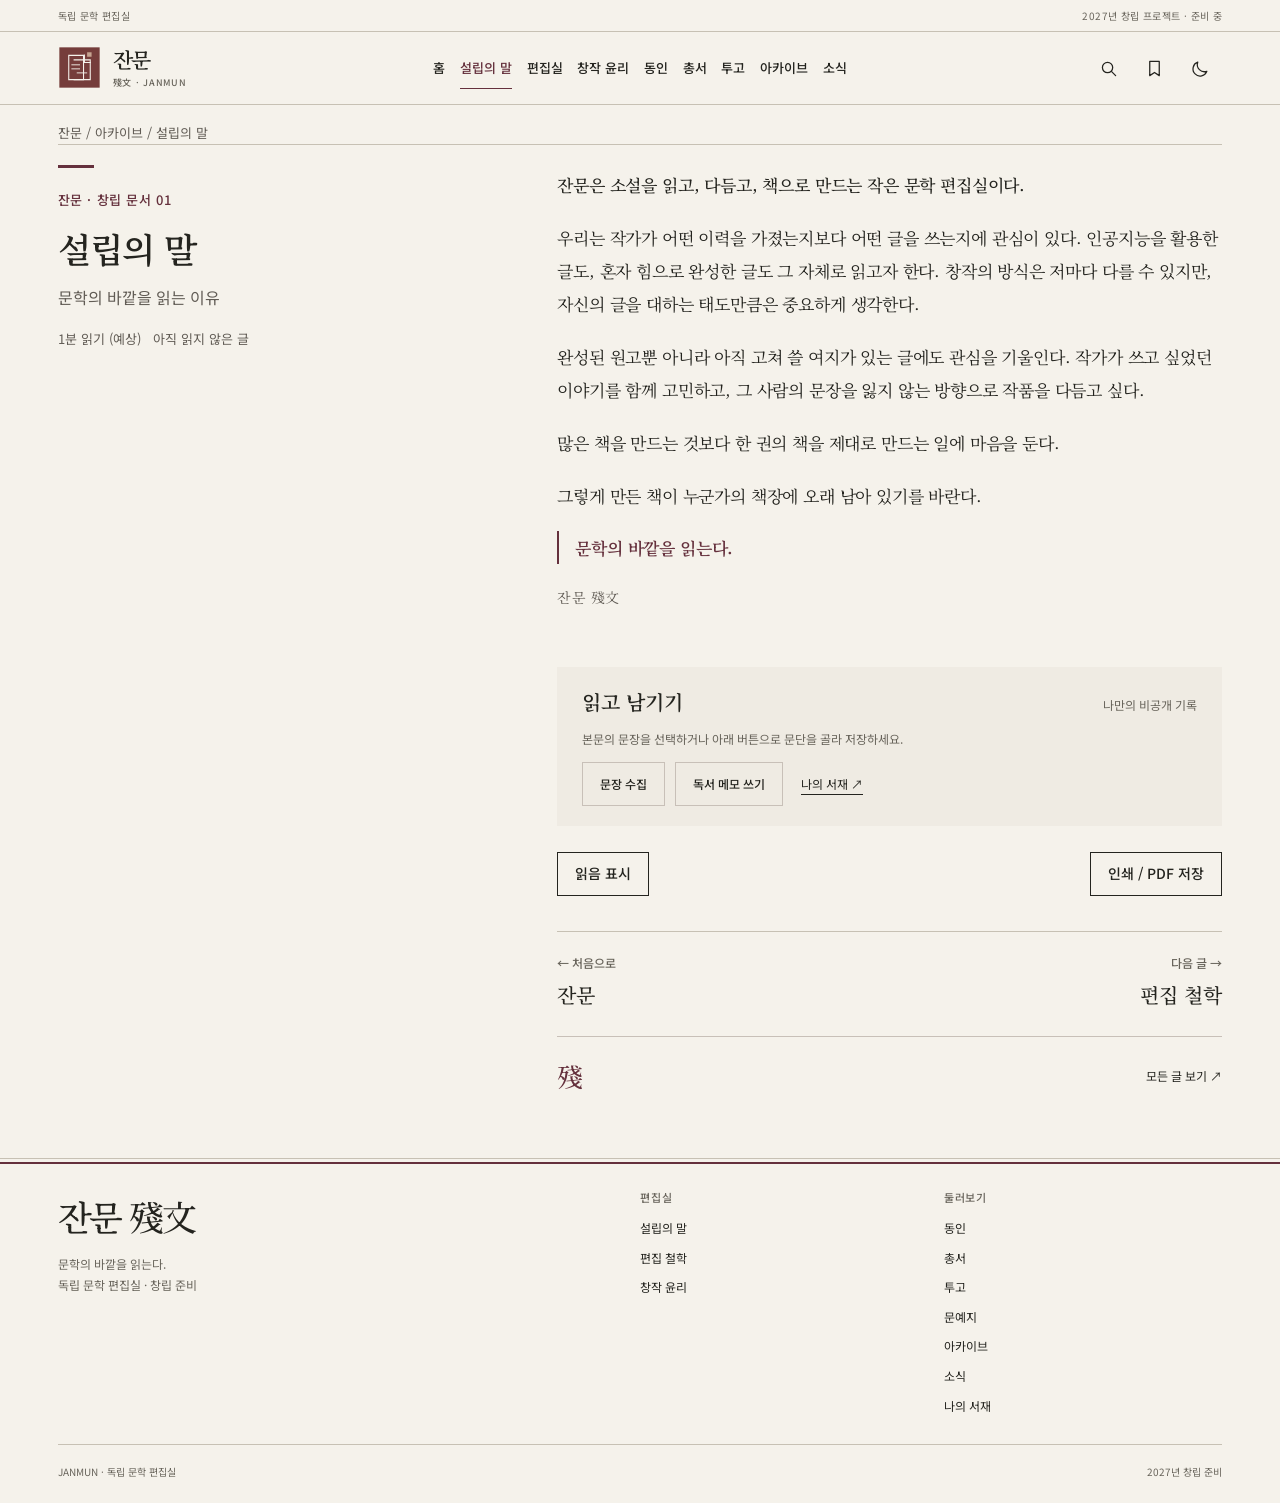
<file: about/index.html>
<!doctype html>
<html lang="ko" data-theme="light" data-site-root="../" data-start-route="about">
  <head>
    <meta charset="utf-8">
    <meta name="viewport" content="width=device-width,initial-scale=1,viewport-fit=cover">
    <meta name="theme-color" content="#f5f2eb">
    <link rel="icon" type="image/svg+xml" href="../assets/janmun-mark.svg">
    <link rel="stylesheet" href="../css/style.css?v=1.0.1">
    <script src="../js/news-data.js?v=0.9.9" defer></script>
    <script src="../js/main.js?v=1.1.0" defer></script>
    <!-- JANMUN SEO BEGIN -->
    <title>설립의 말 | 잔문 殘文</title>
    <meta name="description" content="창작 방식과 이력보다 작품을 대하는 태도를 중요하게 생각하는 잔문의 창립 철학.">
    <link rel="canonical" href="https://dffxonnb-cyber.github.io/JANMUN/about/">
    <meta name="robots" content="index, follow">
    <meta property="og:type" content="website">
    <meta property="og:site_name" content="잔문 殘文">
    <meta property="og:locale" content="ko_KR">
    <meta property="og:title" content="설립의 말 | 잔문 殘文">
    <meta property="og:description" content="창작 방식과 이력보다 작품을 대하는 태도를 중요하게 생각하는 잔문의 창립 철학.">
    <meta property="og:url" content="https://dffxonnb-cyber.github.io/JANMUN/about/">
    <meta property="og:image" content="https://dffxonnb-cyber.github.io/JANMUN/assets/share.png">
    <meta property="og:image:width" content="1200">
    <meta property="og:image:height" content="630">
    <meta property="og:image:alt" content="잔문 편집실 로고">
    <meta name="twitter:card" content="summary_large_image">
    <meta name="twitter:title" content="설립의 말 | 잔문 殘文">
    <meta name="twitter:description" content="창작 방식과 이력보다 작품을 대하는 태도를 중요하게 생각하는 잔문의 창립 철학.">
    <meta name="twitter:image" content="https://dffxonnb-cyber.github.io/JANMUN/assets/share.png">
    <script type="application/ld+json">{"@context":"https://schema.org","@type":"WebPage","name":"설립의 말 | 잔문 殘文","description":"창작 방식과 이력보다 작품을 대하는 태도를 중요하게 생각하는 잔문의 창립 철학.","url":"https://dffxonnb-cyber.github.io/JANMUN/about/","inLanguage":"ko","isPartOf":{"@id":"https://dffxonnb-cyber.github.io/JANMUN/#website"}}</script>
    <!-- JANMUN SEO END -->
  </head>
  <body>
    <a class="skip" href="#main">본문 바로가기</a>
    <div class="progress" aria-hidden="true">
    </div>
    <div class="utility">
      <div class="shell">
        <span>독립 문학 편집실</span><span>2027년 창립 프로젝트 · 준비 중</span>
      </div>
    </div>
    <header class="mast">
      <div class="shell mast-in">
        <a class="brand" href="../" data-route-link="home" aria-label="잔문 홈"><img class="brand-mark" src="../assets/janmun-mark.svg" alt="" width="43" height="43"><span class="brand-text">잔문<small>殘文 · JANMUN</small></span></a>
        <nav class="nav" id="navigation" aria-label="주 메뉴">
          <a href="../" data-route-link="home">홈</a>
          <a href="../about/" data-route-link="about">설립의 말</a>
          <a href="../editorial/" data-route-link="editorial">편집실</a>
          <a href="../ethics/" data-route-link="ethics">창작 윤리</a>
          <a href="../members/" data-route-link="members">동인</a>
          <a href="../books/" data-route-link="books">총서</a>
          <a href="../submission/" data-route-link="submission">투고</a>
          <a href="../archive/" data-route-link="archive">아카이브</a>
          <a href="../news/" data-route-link="news">소식</a>
        </nav>
        <div class="tools">
          <button class="iconbtn" id="search-open" aria-label="글 검색" title="글 검색"><svg viewBox="0 0 24 24"><circle cx="10.8" cy="10.8" r="6.5"/><path d="m16 16 5 5"/></svg></button>
          <a class="iconbtn" href="../saved/" data-route-link="saved" aria-label="나의 서재" title="나의 서재"><svg viewBox="0 0 24 24"><path d="M6 3h12v18l-6-4-6 4z"/></svg></a>
          <button class="iconbtn" id="theme" aria-label="화면 테마 전환" aria-pressed="false" title="어두운 화면"><svg viewBox="0 0 24 24"><path d="M20 15.5A9 9 0 0 1 8.5 4 9 9 0 1 0 20 15.5Z"/></svg></button>
          <button class="iconbtn mobile" id="mobile" aria-label="메뉴 열기" aria-controls="navigation" aria-expanded="false"><svg viewBox="0 0 24 24"><path d="M3 6h18M3 12h18M3 18h18"/></svg></button>
        </div>
      </div>
    </header>
    <main id="main" tabindex="-1">
      <!-- Home: editorial masthead, lead essay and contents -->
      <template data-janmun-view="home">
      <section class="view shell" id="page-home" hidden>
        <div class="edition-line">
          <span>독립 문학 편집실</span>
          <span class="edition-center">문학의 바깥을 읽는다.</span>
          <span>창립 준비 · 2027</span>
        </div>
        <div class="front-masthead">
          <h1 class="front-title">잔문<span>殘文</span></h1>
          <div class="front-imprint">
            <span>JANMUN</span>
            <span>아직 독자를 만나지 못한 글들에 관하여.</span>
          </div>
        </div>

        <section class="front-feature" aria-labelledby="lead-title">
          <figure class="front-art">
            <div class="founding-plate" role="group" aria-label="잔문의 창립 표제">
              <div class="founding-plate-header">
                <span>殘文</span><span>창립 문서 01</span>
              </div>
              <div class="founding-plate-body">
                <div class="founding-characters" aria-label="미독">
                  <span aria-hidden="true">未</span><span aria-hidden="true">讀</span>
                </div>
                <p class="founding-note"><span>아직</span><span>읽히지</span><span>않은 글.</span></p>
              </div>
              <div class="founding-plate-footer">
                <p>그렇게 만든 책이 누군가의 책장에 오래 남아 있기를 바란다.</p>
                <span class="founding-seal" aria-hidden="true">殘</span>
              </div>
            </div>
            <figcaption><span>미독 未讀</span><span>잔문 편집 그래픽 01</span></figcaption>
          </figure>
          <div class="front-copy">
            <div class="front-kicker"><span>창립 문서</span><span>01 / 04</span></div>
            <h2 id="lead-title">많은 책을 만드는 것보다 한 권의 책을 제대로 만드는 일에 마음을 둔다.</h2>
            <p>잔문은 소설을 읽고, 다듬고, 책으로 만드는 작은 문학 편집실이다.</p>
            <div class="front-actions">
              <a class="primary" href="../about/" data-route-link="about">설립의 말 읽기 <span aria-hidden="true">↗</span></a>
              <a class="textlink" href="../archive/?category=journal" data-route-link="journal">문예지 둘러보기 →</a>
            </div>
          </div>
        </section>

        <div class="home-notice"><span class="eyebrow">편집실 소식</span><a href="../news/founding/" data-route-link="news/founding">잔문은 창립을 준비하고 있다. <span aria-hidden="true">→</span></a></div>
        <div class="resume" id="resume" hidden>
          <div><span class="eyebrow">마지막으로 읽은 글</span><a id="resume-link" href="../archive/" data-route-link="archive"></a></div>
          <button id="resume-clear" type="button">기록 지우기</button>
        </div>

        <div class="front-index">
          <section class="front-contents" aria-labelledby="contents-title">
            <div class="section-top">
              <div><span class="eyebrow">창립 문서 01—04</span><h2 id="contents-title">잔문의 목차</h2></div>
              <a class="textlink" href="../archive/" data-route-link="archive">전체 보기 ↗</a>
            </div>
            <div class="entry-grid">
              <a class="entry" href="../about/" data-route-link="about"><span class="entry-no">01</span><h3>설립의 말</h3><p>문학의 바깥을 읽는 이유<span class="entry-detail" data-entry-meta="about"></span></p><span class="entry-arrow" aria-hidden="true">↗</span></a>
              <a class="entry" href="../editorial/" data-route-link="editorial"><span class="entry-no">02</span><h3>편집 철학</h3><p>무엇을 남길 것인가.<span class="entry-detail" data-entry-meta="editorial"></span></p><span class="entry-arrow" aria-hidden="true">↗</span></a>
              <a class="entry" href="../ethics/" data-route-link="ethics"><span class="entry-no">03</span><h3>창작 윤리</h3><p>완벽함이 아니라 정직함.<span class="entry-detail" data-entry-meta="ethics"></span></p><span class="entry-arrow" aria-hidden="true">↗</span></a>
              <a class="entry" href="../members/" data-route-link="members"><span class="entry-no">04</span><h3>잔문 동인</h3><p>서로의 가장 이른 독자이자, 가장 오래 남는 독자로.<span class="entry-detail" data-entry-meta="members"></span></p><span class="entry-arrow" aria-hidden="true">↗</span></a>
            </div>
          </section>
          <aside class="front-margin">
            <span class="eyebrow">문장 하나</span>
            <blockquote id="front-quote">무엇을 남길 것인가.</blockquote>
            <a id="front-quote-source" href="../editorial/" data-route-link="editorial">편집 철학</a>
            <button class="quiet-button" type="button" id="next-quote">다른 문장 <span aria-hidden="true">↻</span></button>
          </aside>
        </div>

        <section class="front-projects" aria-labelledby="project-title">
          <div class="section-top">
            <div><span class="eyebrow">2027년 창립 프로젝트</span><h2 id="project-title">만들어 가는 것들</h2></div>
          </div>
          <div class="project-grid">
            <a class="project" href="../archive/?category=journal" data-route-link="journal"><span class="eyebrow">01 · 문예지</span><h3>아직 읽히지 않은 글.</h3><p>단편과 엽편, 창작의 기록을 발표할 공간.</p><span class="project-link">문예지 ↗</span></a>
            <a class="project" href="../members/" data-route-link="members"><span class="eyebrow">02 · 동인</span><h3>서로의 첫 독자로.</h3><p>정기 모집으로 함께하는 소규모 온라인 문학 공동체.</p><span class="project-link">동인 소개 ↗</span></a>
            <a class="project" href="../books/" data-route-link="books"><span class="eyebrow">03 · 총서</span><h3>한 권씩, 오래 남을 문학을.</h3><p>첫 공동 소설집을 준비하고 있다.</p><span class="project-link">총서 보기 ↗</span></a>
          </div>
        </section>
        <div class="front-invitation"><div><span class="eyebrow">창작자에게</span><h2>당신의 글을 기다리는 곳.</h2><p>현재 원고 접수와 동인 모집을 준비하고 있다.</p></div><a href="../submission/" data-route-link="submission" class="outline">투고 안내 읽기 ↗</a></div>
      </section>
      </template>
      <section class="view shell reading" id="page-about">
        <div class="crumb">
          <a href="../" data-route-link="home">잔문</a> / <a href="../archive/" data-route-link="archive">아카이브</a> / 설립의 말
        </div>
        <div class="reader-grid">
          <article class="editorial-spread">
            <header class="article-head editorial-heading">
              <p class="eyebrow">잔문 · 창립 문서 01</p>
              <h1>설립의 말</h1>
              <p>문학의 바깥을 읽는 이유</p>
              <div class="reading-meta">
                <span data-reading-time="about"></span><span data-reading-status="about"></span>
              </div>
            </header>
            <div class="prose editorial-copy">
              <p>잔문은 소설을 읽고, 다듬고, 책으로 만드는 작은 문학 편집실이다.</p>
              <p>우리는 작가가 어떤 이력을 가졌는지보다 어떤 글을 쓰는지에 관심이 있다. 인공지능을 활용한 글도, 혼자 힘으로 완성한 글도 그 자체로 읽고자 한다. 창작의 방식은 저마다 다를 수 있지만, 자신의 글을 대하는 태도만큼은 중요하게 생각한다.</p>
              <p>완성된 원고뿐 아니라 아직 고쳐 쓸 여지가 있는 글에도 관심을 기울인다. 작가가 쓰고 싶었던 이야기를 함께 고민하고, 그 사람의 문장을 잃지 않는 방향으로 작품을 다듬고 싶다.</p>
              <p>많은 책을 만드는 것보다 한 권의 책을 제대로 만드는 일에 마음을 둔다.</p>
              <p>그렇게 만든 책이 누군가의 책장에 오래 남아 있기를 바란다.</p>
              <p><strong>문학의 바깥을 읽는다.</strong></p>
              <p>잔문 殘文</p>
            </div>
            <div class="annotation-area">
              <div class="annotation-head"><h2>읽고 남기기</h2><span class="muted">나만의 비공개 기록</span></div>
              <p class="muted">본문의 문장을 선택하거나 아래 버튼으로 문단을 골라 저장하세요.</p>
              <div class="actions"><button class="outline" type="button" data-collect="about">문장 수집</button><button class="outline" type="button" data-note-open="about">독서 메모 쓰기</button><a class="textlink" href="../saved/" data-route-link="saved">나의 서재 ↗</a></div>
              <div class="note-editor" data-note-editor="about" hidden><label>이 글에 대한 메모<textarea rows="4" maxlength="3000" data-note-text="about" placeholder="읽으며 남은 생각을 적어 보세요."></textarea></label><div class="actions"><button class="primary" type="button" data-note-save="about">메모 저장</button><button class="outline" type="button" data-note-close="about">닫기</button></div></div>
            </div>
            <div class="reader-end-controls">
              <button class="outline" type="button" data-read="about" aria-pressed="false">읽음 표시</button><button class="outline" type="button" data-print>인쇄 / PDF 저장</button>
            </div>
            <div class="next-reading">
              <a href="../" data-route-link="home"><small>← 처음으로</small>잔문</a><a href="../editorial/" data-route-link="editorial"><small>다음 글 →</small>편집 철학</a>
            </div>
            <div class="article-end">
              <span>殘</span><a href="../archive/" data-route-link="archive">모든 글 보기 ↗</a>
            </div>
          </article>
        </div>
      </section>
      <template data-janmun-view="editorial">
      <section class="view shell reading" id="page-editorial" hidden>
        <div class="crumb">
          <a href="../" data-route-link="home">잔문</a> / <a href="../archive/" data-route-link="archive">아카이브</a> / 편집 철학
        </div>
        <div class="reader-grid">
          <article class="editorial-spread">
            <header class="article-head editorial-heading">
              <p class="eyebrow">잔문 · 창립 문서 02</p>
              <h1>편집 철학</h1>
              <p>무엇을 남길 것인가.</p>
              <div class="reading-meta">
                <span data-reading-time="editorial"></span><span data-reading-status="editorial"></span>
              </div>
            </header>
            <div class="prose editorial-copy">
              <p>잔문은 익숙한 것을 낯설게 바라보는 소설에 관심이 있다.</p>
              <p>특별한 사건이 있어야 좋은 이야기가 되는 것은 아니다. 오래 함께 살아온 사람을 문득 이해할 수 없게 되는 순간이나, 무심코 지나친 일에서 이전과 다른 의미를 발견하는 일도 충분히 소설이 될 수 있다.</p>
              <p>우리는 작품이 다루는 소재보다 그것을 바라보는 작가의 시선을 중요하게 생각한다.</p>
              <p>원고를 살필 때에는 문장의 정확성, 인물의 개연성, 이야기의 구조를 함께 검토한다. 다만 모든 문장이 매끄러워야 한다고 생각하지는 않는다. 작품의 결함과 작가의 개성을 구분하는 것 역시 편집의 몫이기 때문이다.</p>
              <p>고쳐야 할 문장과 고치지 말아야 할 문장 사이에서 충분히 고민한다.</p>
              <p>잔문이라는 이름에는 그러한 뜻도 담겨 있다.</p>
              <p>무엇을 남길 것인가.</p>
              <p>우리가 원고를 읽으며 가장 오래 생각하는 질문이다.</p>
            </div>
            <div class="annotation-area">
              <div class="annotation-head"><h2>읽고 남기기</h2><span class="muted">나만의 비공개 기록</span></div>
              <p class="muted">본문의 문장을 선택하거나 아래 버튼으로 문단을 골라 저장하세요.</p>
              <div class="actions"><button class="outline" type="button" data-collect="editorial">문장 수집</button><button class="outline" type="button" data-note-open="editorial">독서 메모 쓰기</button><a class="textlink" href="../saved/" data-route-link="saved">나의 서재 ↗</a></div>
              <div class="note-editor" data-note-editor="editorial" hidden><label>이 글에 대한 메모<textarea rows="4" maxlength="3000" data-note-text="editorial" placeholder="읽으며 남은 생각을 적어 보세요."></textarea></label><div class="actions"><button class="primary" type="button" data-note-save="editorial">메모 저장</button><button class="outline" type="button" data-note-close="editorial">닫기</button></div></div>
            </div>
            <div class="reader-end-controls">
              <button class="outline" type="button" data-read="editorial" aria-pressed="false">읽음 표시</button><button class="outline" type="button" data-print>인쇄 / PDF 저장</button>
            </div>
            <div class="next-reading">
              <a href="../about/" data-route-link="about"><small>← 이전 글</small>설립의 말</a><a href="../ethics/" data-route-link="ethics"><small>다음 글 →</small>창작 윤리</a>
            </div>
            <div class="article-end">
              <span>殘</span><a href="../archive/" data-route-link="archive">모든 글 보기 ↗</a>
            </div>
          </article>
        </div>
      </section>
      </template>
      <template data-janmun-view="ethics">
      <section class="view shell reading" id="page-ethics" hidden>
        <div class="crumb">
          <a href="../" data-route-link="home">잔문</a> / <a href="../archive/" data-route-link="archive">아카이브</a> / 창작 윤리
        </div>
        <div class="reader-grid">
          <article class="editorial-spread">
            <header class="article-head editorial-heading">
              <p class="eyebrow">잔문 · 창립 문서 03</p>
              <h1>창작 윤리</h1>
              <p>완벽함이 아니라 정직함.</p>
              <div class="reading-meta">
                <span data-reading-time="ethics"></span><span data-reading-status="ethics"></span>
              </div>
            </header>
            <div class="prose editorial-copy">
              <p>창작의 방식은 저마다 다르지만, 작품에 대한 책임까지 달라지는 것은 아니다.</p>
              <p>잔문은 인공지능의 활용을 창작의 결격 사유로 삼지 않는다. 다만 사용한 도구와 그 개입 범위를 사실대로 밝히고, 타인의 저작물과 권리를 존중하는 것을 기본으로 삼는다.</p>
              <p>우리는 모든 문장을 직접 작성했다는 사실만으로 창작의 주체성이 증명된다고 생각하지 않는다. 무엇을 받아들이고 무엇을 거절했는지, 어떤 판단을 거쳐 작품을 완성했는지 역시 창작의 일부다.</p>
              <p>그러나 도구의 도움을 받았다는 사실이 작품의 결함이나 윤리적 문제에 대한 면책 사유가 될 수는 없다. 최종 원고에 대한 판단과 책임은 창작자에게 있다.</p>
              <p>창작의 과정을 숨기지 않는다.<br>타인의 것을 자신의 것으로 내놓지 않는다.<br>자신이 완성한 작품에 책임을 진다.</p>
              <p>잔문이 창작자에게 바라는 것은 완벽함이 아니라 정직함이다.</p>
            </div>
            <div class="annotation-area">
              <div class="annotation-head"><h2>읽고 남기기</h2><span class="muted">나만의 비공개 기록</span></div>
              <p class="muted">본문의 문장을 선택하거나 아래 버튼으로 문단을 골라 저장하세요.</p>
              <div class="actions"><button class="outline" type="button" data-collect="ethics">문장 수집</button><button class="outline" type="button" data-note-open="ethics">독서 메모 쓰기</button><a class="textlink" href="../saved/" data-route-link="saved">나의 서재 ↗</a></div>
              <div class="note-editor" data-note-editor="ethics" hidden><label>이 글에 대한 메모<textarea rows="4" maxlength="3000" data-note-text="ethics" placeholder="읽으며 남은 생각을 적어 보세요."></textarea></label><div class="actions"><button class="primary" type="button" data-note-save="ethics">메모 저장</button><button class="outline" type="button" data-note-close="ethics">닫기</button></div></div>
            </div>
            <div class="reader-end-controls">
              <button class="outline" type="button" data-read="ethics" aria-pressed="false">읽음 표시</button><button class="outline" type="button" data-print>인쇄 / PDF 저장</button>
            </div>
            <div class="next-reading">
              <a href="../editorial/" data-route-link="editorial"><small>← 이전 글</small>편집 철학</a><a href="../members/" data-route-link="members"><small>다음 글 →</small>잔문 동인</a>
            </div>
            <div class="article-end">
              <span>殘</span><a href="../archive/" data-route-link="archive">모든 글 보기 ↗</a>
            </div>
          </article>
        </div>
      </section>
      </template>
      <template data-janmun-view="members">
      <section class="view shell reading" id="page-members" hidden>
        <div class="crumb">
          <a href="../" data-route-link="home">잔문</a> / <a href="../archive/" data-route-link="archive">아카이브</a> / 잔문 동인
        </div>
        <div class="reader-grid">
          <article class="editorial-spread">
            <header class="article-head editorial-heading">
              <p class="eyebrow">잔문 · 창립 문서 04</p>
              <h1>잔문 동인</h1>
              <p>서로의 가장 이른 독자이자, 가장 오래 남는 독자로.</p>
              <div class="reading-meta">
                <span data-reading-time="members"></span><span data-reading-status="members"></span>
              </div>
            </header>
            <div class="prose editorial-copy">
              <p>잔문 동인은 각자의 작품을 쓰고 서로의 문학을 읽는 창작 공동체다.</p>
              <p>정기 모집을 통해 소규모로 구성하며, 온라인을 중심으로 활동한다. 서로의 원고에 충분한 시간을 들이고 지속적인 대화를 나눌 수 있는 규모를 지향한다.</p>
              <p>주요 활동은 원고 합평과 작품 연구, 문학에 관한 토론이다. 완성된 작품은 물론 아직 방향을 찾지 못한 원고도 함께 살핀다. 그 과정에서 발전한 작품을 문예지와 공동 소설집으로 선보이고자 한다.</p>
              <p>서로의 문학적 취향이 같을 필요는 없다. 같은 작품을 읽고 다른 이야기를 나눌 수 있다는 것 역시 함께 읽는 이유 중 하나다.</p>
              <p>합평에서는 막연한 칭찬보다 구체적인 감상을 나눈다. 타인의 문장을 자신의 취향에 맞추기보다 그 문장이 가진 가능성을 살핀다.</p>
              <p>등단이나 출간 경력은 참여의 조건이 아니다. 꾸준히 쓰고 읽으며, 자신의 작품만큼 타인의 작품에도 시간을 내어 줄 수 있는 사람과 함께하고 싶다.</p>
              <p>서로의 가장 이른 독자이자, 가장 오래 남는 독자로.</p>
              <p>잔문 殘文</p>
            </div>
            <div class="annotation-area">
              <div class="annotation-head"><h2>읽고 남기기</h2><span class="muted">나만의 비공개 기록</span></div>
              <p class="muted">본문의 문장을 선택하거나 아래 버튼으로 문단을 골라 저장하세요.</p>
              <div class="actions"><button class="outline" type="button" data-collect="members">문장 수집</button><button class="outline" type="button" data-note-open="members">독서 메모 쓰기</button><a class="textlink" href="../saved/" data-route-link="saved">나의 서재 ↗</a></div>
              <div class="note-editor" data-note-editor="members" hidden><label>이 글에 대한 메모<textarea rows="4" maxlength="3000" data-note-text="members" placeholder="읽으며 남은 생각을 적어 보세요."></textarea></label><div class="actions"><button class="primary" type="button" data-note-save="members">메모 저장</button><button class="outline" type="button" data-note-close="members">닫기</button></div></div>
            </div>
            <div class="reader-end-controls">
              <button class="outline" type="button" data-read="members" aria-pressed="false">읽음 표시</button><button class="outline" type="button" data-print>인쇄 / PDF 저장</button>
            </div>
            <div class="next-reading">
              <a href="../ethics/" data-route-link="ethics"><small>← 이전 글</small>창작 윤리</a><a href="../books/" data-route-link="books"><small>다음으로 →</small>잔문 총서</a>
            </div>
            <div class="article-end">
              <span>殘</span><a href="../archive/" data-route-link="archive">모든 글 보기 ↗</a>
            </div>
          </article>
        </div>
      </section>
      </template>
      <template data-janmun-view="archive">
      <section class="view shell" id="page-archive" hidden>
        <div class="archive-intro editorial-spread">
          <header class="archive-heading editorial-heading">
            <span class="archive-rule" aria-hidden="true"></span>
            <span class="eyebrow">殘文 · 文學記錄</span>
            <h1>아카이브</h1>
            <p>문학이 만들어지고 남겨진 자리.</p>
          </header>
          <div class="archive-intro-copy editorial-copy">
            <p>잔문의 창립 문서부터 작가의 작품, 편집 과정과 문학에 관한 대화까지. 한 편의 글이 완성되기까지의 시간과 그 이후에 남겨진 기록을 모은다.</p>
            <p>잔문이 지나온 시간은 이곳에 쌓인다.</p>
          </div>
        </div>
        <div class="page-body archive-body">
          <div class="archive-controls">
            <div class="archive-categories" role="group" aria-label="기록 분류">
              <button type="button" data-archive-category="all" aria-pressed="true">전체<span data-archive-category-count="all"></span></button>
              <button type="button" data-archive-category="founding" aria-pressed="false">창립 문서<span data-archive-category-count="founding"></span></button>
              <button type="button" data-archive-category="journal" aria-pressed="false">문예지<span data-archive-category-count="journal"></span></button>
              <button type="button" data-archive-category="author" aria-pressed="false">작가 기록<span data-archive-category-count="author"></span></button>
              <button type="button" data-archive-category="editing" aria-pressed="false">편집 기록<span data-archive-category-count="editing"></span></button>
              <button type="button" data-archive-category="criticism" aria-pressed="false">문학 비평<span data-archive-category-count="criticism"></span></button>
              <button type="button" data-archive-category="publication" aria-pressed="false">출간 기록<span data-archive-category-count="publication"></span></button>
              <button type="button" data-archive-category="community" aria-pressed="false">공동체 기록<span data-archive-category-count="community"></span></button>
            </div>
            <div class="searchbar archive-search">
              <input type="search" id="archive-query" placeholder="제목·본문·작가 검색" aria-label="아카이브 검색">
              <select id="archive-filter" aria-label="독서 상태"><option value="all">모든 글</option><option value="saved">저장한 글만</option><option value="unread">읽지 않은 글</option><option value="read">읽은 글</option></select>
              <select id="archive-author" aria-label="작가"><option value="all">모든 작가</option></select>
              <select id="archive-year" aria-label="등록 연도"><option value="all">모든 등록 연도</option></select>
              <select id="archive-sort" aria-label="기록 정렬"><option value="number">기록 번호순</option><option value="newest">최근 등록순</option><option value="oldest">오래된 등록순</option></select>
            </div>
          </div>
          <div class="archive-results-head"><div class="archive-count" id="archive-count" aria-live="polite"></div><a class="textlink" href="../saved/" data-route-link="saved">나의 서재 ↗</a></div>
          <div id="archive-list" class="archive-list"><!-- STATIC archive-list BEGIN --><div class="archive-row"><span class="eyebrow">01</span><a href="../about/" data-route-link="about"><span class="archive-record-meta">창립 문서 · 잔문 · 등록 2026-11-24</span><h3>설립의 말</h3><p>문학의 바깥을 읽는 이유</p></a></div><div class="archive-row"><span class="eyebrow">02</span><a href="../editorial/" data-route-link="editorial"><span class="archive-record-meta">창립 문서 · 잔문 · 등록 2026-11-24</span><h3>편집 철학</h3><p>무엇을 남길 것인가.</p></a></div><div class="archive-row"><span class="eyebrow">03</span><a href="../ethics/" data-route-link="ethics"><span class="archive-record-meta">창립 문서 · 잔문 · 등록 2026-11-24</span><h3>창작 윤리</h3><p>완벽함이 아니라 정직함.</p></a></div><div class="archive-row"><span class="eyebrow">04</span><a href="../members/" data-route-link="members"><span class="archive-record-meta">창립 문서 · 잔문 · 등록 2026-11-24</span><h3>잔문 동인</h3><p>서로의 가장 이른 독자이자, 가장 오래 남는 독자로.</p></a></div><!-- STATIC archive-list END --></div>
          <div class="archive-empty-actions" id="archive-empty-actions" hidden><a class="outline" href="../submission/" data-route-link="submission">투고 안내 →</a></div>
          <p class="archive-footnote">기록의 등록일은 아카이브에 수록한 날짜이며, 최초 집필일이나 발표일과 다를 수 있다. 작가의 미공개 원고와 합평·편집 기록은 동의를 얻은 경우에만 공개한다.</p>
        </div>
      </section>
      </template>
      <template data-janmun-view="saved">
      <section class="view shell" id="page-saved" hidden>
        <div class="editorial-spread library-intro">
          <header class="editorial-heading">
            <span class="editorial-rule" aria-hidden="true"></span>
            <span class="eyebrow">나의 독서 기록</span>
            <h1>나의 서재</h1>
          </header>
          <div class="editorial-copy"><p>읽고, 남기고, 다시 펼쳐 보는 곳. 기록은 이 브라우저에만 저장됩니다.</p></div>
        </div>
        <div class="page-body">
          <div class="library-summary" aria-label="서재 현황">
            <div><strong id="save-count">0</strong><span>저장한 글</span></div>
            <div><strong id="finished-count">0</strong><span>읽은 글</span></div>
            <div><strong id="quote-count">0</strong><span>수집한 문장</span></div>
            <div><strong id="note-count">0</strong><span>독서 메모</span></div>
          </div>
          <div class="library-tabs" role="group" aria-label="서재 분류">
            <button type="button" data-library-tab="saved" aria-pressed="true">보관함</button>
            <button type="button" data-library-tab="quotes" aria-pressed="false">문장 수집</button>
            <button type="button" data-library-tab="notes" aria-pressed="false">독서 메모</button>
            <button type="button" data-library-tab="history" aria-pressed="false">읽은 기록</button>
          </div>
          <div id="library-saved" class="library-panel"><div class="archive-list" id="saved-list"></div><p><a class="outline" href="../archive/" data-route-link="archive">다른 글 찾기 →</a></p></div>
          <div id="library-quotes" class="library-panel" hidden><div id="quote-list" class="archive-list"></div></div>
          <div id="library-notes" class="library-panel" hidden><div id="note-list" class="archive-list"></div></div>
          <div id="library-history" class="library-panel" hidden><div id="history-list" class="archive-list"></div></div>
          <div class="library-export"><p class="muted">기기를 바꾸거나 브라우저 데이터를 삭제하기 전에 기록을 파일로 보관하세요.</p><button type="button" class="outline" id="library-export">서재 기록 내려받기 ↓</button></div>
        </div>
      </section>
      </template>
      <template data-janmun-view="books">
      <section class="view shell" id="page-books" hidden>
        <div class="series-intro editorial-spread">
          <header class="series-heading editorial-heading">
            <span class="series-rule" aria-hidden="true"></span>
            <span class="eyebrow">출간 준비</span>
            <h1>잔문 총서</h1>
            <p>한 권씩, 오래 남을 문학을.</p>
          </header>
          <div class="prose series-copy editorial-copy">
            <p>잔문 총서는 서로 다른 작가의 문학을 한 권씩 엮어 가는 출간 프로젝트다.</p>
            <p>단편소설집과 공동 소설집을 중심으로 시작하되, 작품에 따라 책의 형태와 구성을 달리하고자 한다. 한 권의 책이 가진 고유한 성격을 존중하며, 정해진 형식에 작품을 맞추지 않는다.</p>
            <p>원고의 선정부터 편집, 표지와 지면의 구성까지 작품을 읽는 경험의 일부라고 생각한다. 내용과 형식이 서로 어긋나지 않는 책을 만들고 싶다.</p>
            <p>출간의 수나 속도에 얽매이지 않는다. 각자의 작품에 필요한 시간을 들이고, 충분한 편집을 거쳐 독자에게 건넨다.</p>
            <p>잔문의 책이 책장에 꽂힌 뒤에도 몇 번쯤 다시 펼쳐지는 책이기를 바란다.</p>
            <p>한 권씩, 오래 남을 문학을.</p>
            <p>잔문 殘文</p>
          </div>
        </div>
        <div class="section-top"><h2>첫 출간 프로젝트</h2><span class="muted">기획 단계</span></div>
        <div class="page-body book-layout">
          <div class="book-cover" aria-label="첫 공동 소설집 표지 콘셉트, 제목 미정">
            <span>殘文 · 공동선 001 / 기획 시안</span><strong>잔문 공동선</strong><span>첫 번째 소설집 · 제목 미정</span>
          </div>
          <div class="book-info">
            <span class="status">출간 기획 중</span>
            <h2>첫 번째 공동 소설집</h2>
            <p>서로 다른 작가의 엽편과 단편을 한 권으로 엮는 첫 번째 프로젝트다. 작품의 완성도를 중심으로 원고를 선정하며, 제목과 수록작은 아직 확정되지 않았다.</p>
            <dl class="facts">
              <dt>출간 목표</dt><dd>2027년 하반기 (안)</dd>
              <dt>구성</dt><dd>엽편·단편소설</dd>
              <dt>출간 형태</dt><dd>종이책 중심 · 전자책 병행 계획</dd>
              <dt>작가</dt><dd>모집 전</dd>
              <dt>판매</dt><dd>미정 · 예약 접수 없음</dd>
            </dl>
            <a class="outline" href="../members/" data-route-link="members">잔문 동인에 관하여 →</a>
          </div>
        </div>
        <div class="section-top"><h2>총서의 구성</h2><span class="muted">기획 분류</span></div>
        <div class="page-body">
          <p>공동선과 소설선을 중심으로 시작하고, 작품과 운영 여건에 따라 다른 시리즈를 확장할 계획이다.</p>
          <dl class="facts">
            <dt>잔문 소설선</dt><dd>개인 단편·중편 소설집</dd>
            <dt>잔문 공동선</dt><dd>여러 작가의 공동 소설집</dd>
            <dt>잔문 엽편선</dt><dd>짧은 소설을 엮은 작품집</dd>
            <dt>잔문 문고</dt><dd>작은 판형의 문학 시리즈</dd>
            <dt>잔문 특별판</dt><dd>작품의 특성에 따른 별도 기획</dd>
          </dl>
          <p class="muted">현재 출간된 도서는 없으며, 세부 출간 일정은 확정 후 소식에서 안내한다.</p>
          <a class="outline" href="../news/" data-route-link="news">잔문 소식 →</a>
        </div>
      </section>
      </template>
      <template data-janmun-view="submission">
      <section class="view shell" id="page-submission" hidden>
        <div class="editorial-spread submission-intro">
          <header class="editorial-heading">
            <span class="editorial-rule" aria-hidden="true"></span>
            <span class="eyebrow">접수 준비</span>
            <h1>투고</h1>
            <p>창작의 방식을 숨기지 않고도 작품을 건넬 수 있는 곳.</p>
          </header>
          <div class="editorial-copy">
            <span class="status">현재 모집 및 원고 접수 준비 중</span>
            <p class="recruit-note">동인 및 작가 모집 일정, 원고 제출 방법, 세부 심사 기준은 확정 후 이 페이지에서 공개합니다.</p>
          </div>
        </div>
        <div class="submission-faq-layout">
          <div class="faq-nav">
            <span class="eyebrow">투고 안내 · Q&amp;A</span>
            <h2>투고에 관하여</h2>
            <p>투고 전에 궁금한 사항을 확인하세요. 세부 접수 기준은 모집 공고에서 확정합니다.</p>
            <div class="faq-filters" role="group" aria-label="질문 분류">
              <button type="button" data-faq-filter="all" aria-pressed="true">전체</button>
              <button type="button" data-faq-filter="eligibility" aria-pressed="false">투고 자격</button>
              <button type="button" data-faq-filter="ai" aria-pressed="false">AI 활용</button>
              <button type="button" data-faq-filter="review" aria-pressed="false">심사 및 편집</button>
              <button type="button" data-faq-filter="rights" aria-pressed="false">비용 및 권리</button>
              <button type="button" data-faq-filter="apply" aria-pressed="false">접수 안내</button>
            </div>
            <p><a class="textlink" href="../ethics/" data-route-link="ethics">창작 윤리 전문 읽기 ↗</a></p>
          </div>
          <div class="faq" id="submission-faq">
            <section class="faq-group" data-faq-group="eligibility" aria-label="투고 자격">
              <h3>투고 자격</h3>
              <details>
                <summary>누구나 투고할 수 있나요?</summary>
                <div class="faq-answer"><p>등단 여부나 출간 경력에 관계없이 투고할 수 있습니다. 처음 소설을 쓰는 분부터 꾸준히 작품 활동을 이어 온 분까지, 창작자의 이력보다 제출한 작품 자체를 중심으로 검토합니다.</p><p>잔문 동인에 소속되어 있지 않아도 투고할 수 있습니다.</p></div>
              </details>
              <details>
                <summary>어떤 작품을 투고할 수 있나요?</summary>
                <div class="faq-answer"><p>엽편소설과 단편소설을 중심으로 원고를 검토할 예정입니다. 특정한 분위기나 주제를 잔문의 취향에 맞추어 작성할 필요는 없습니다.</p><p>중편 및 장편소설의 접수 여부, 분량과 제출 형식은 모집 공고에서 안내합니다.</p></div>
              </details>
              <details>
                <summary>아직 완성하지 못한 원고도 제출할 수 있나요?</summary>
                <div class="faq-answer"><p>정식 출간 투고는 완결된 원고를 원칙으로 준비하고 있습니다. 완결된 원고라도 수정과 발전 가능성을 함께 검토합니다.</p><p>집필 중인 작품에 대한 지속적인 합평을 원하신다면 잔문 동인 활동을 권장합니다.</p></div>
              </details>
              <details>
                <summary>이미 다른 플랫폼에 공개한 작품도 제출할 수 있나요?</summary>
                <div class="faq-answer"><p>개인 블로그나 브런치 등에서 공개한 작품도 기존 계약 및 권리 관계에 문제가 없다면 검토할 수 있는 방향으로 준비하고 있습니다.</p><p>이전에 공개하거나 출간한 이력은 투고 시 밝혀 주시기 바랍니다. 기발표작의 구체적인 접수 기준은 모집 공고에서 확정합니다.</p></div>
              </details>
            </section>
            <section class="faq-group" data-faq-group="ai" aria-label="AI 활용">
              <h3>AI 활용</h3>
              <details>
                <summary>인공지능을 활용한 작품도 투고할 수 있나요?</summary>
                <div class="faq-answer"><p>가능합니다. 소재 발굴, 자료 조사, 이야기의 구조 설계, 초고 작성, 문장 수정 등 창작 과정에서 인공지능을 활용한 작품도 검토 대상입니다.</p><p>다만 인공지능의 개입 과정과 범위를 사실대로 밝히고, 타인의 권리를 존중하며 최종 원고에 대한 책임을 져야 합니다. 활용 여부만으로 작품의 문학적 가치를 판단하지 않습니다.</p></div>
              </details>
              <details>
                <summary>인공지능 활용 내역은 어느 정도까지 공개해야 하나요?</summary>
                <div class="faq-answer"><p>사용한 도구, 활용 목적, 개입한 창작 단계, 최종 작품에 반영된 범위를 설명해 주시면 됩니다. 단순 교정인지 문장 생성이나 사건 구성에도 활용했는지 구분해 주시기 바랍니다.</p><p>정확한 활용 비율을 산출하기 어려운 경우 창작 과정에서 이루어진 판단과 수정 내용을 구체적으로 설명해 주시기 바랍니다. 세부 제출 양식은 모집 공고에서 안내합니다.</p></div>
              </details>
              <details>
                <summary>인공지능을 사용하지 않은 작품도 투고할 수 있나요?</summary>
                <div class="faq-answer"><p>물론입니다. 인공지능은 잔문의 창작자에게 요구되는 도구가 아닙니다. 어떠한 도구를 사용했는지보다 작품에 담긴 창작자의 시선과 문학적 완성도를 중요하게 생각합니다.</p></div>
              </details>
            </section>
            <section class="faq-group" data-faq-group="review" aria-label="심사 및 편집">
              <h3>심사 및 편집</h3>
              <details>
                <summary>원고는 어떤 기준으로 심사하나요?</summary>
                <div class="faq-answer"><p>작가의 이력이나 인지도보다 작품의 문학적 요소를 중심으로 검토합니다. 모두 완벽한 작품만을 찾는 것은 아니며, 작품마다 가진 강점과 발전 가능성을 종합적으로 살핍니다.</p><ul><li>작품의 독창성과 고유한 시선</li><li>문장의 완성도와 표현의 적절성</li><li>인물과 사건의 개연성</li><li>이야기의 구조와 완결성</li><li>작품의 정서적·사유적 깊이</li><li>편집을 통한 발전 가능성</li></ul></div>
              </details>
              <details>
                <summary>투고하면 어떤 과정을 거치게 되나요?</summary>
                <div class="faq-answer"><p>기본 제출 요건과 창작 윤리 준수 여부를 확인한 뒤 작품에 대한 편집 검토를 진행할 예정입니다. 추가 검토가 필요하면 창작 과정에 대한 질문이나 수정 제안을 드릴 수 있습니다.</p><p>최종 출간 여부는 작품 검토, 출간 여건 및 창작자와의 협의를 거쳐 결정합니다. 투고나 동인 참여 자체가 출간을 보장하지는 않습니다.</p></div>
              </details>
              <details>
                <summary>편집 과정에서 원고가 크게 변경될 수도 있나요?</summary>
                <div class="faq-answer"><p>문장, 인물, 사건 및 이야기의 구조에 관한 수정 의견을 제안할 수 있습니다. 다만 작가의 고유한 문체와 작품의 의도를 존중하며, 주요 수정 사항은 창작자와 협의하여 결정하는 것을 원칙으로 합니다.</p></div>
              </details>
            </section>
            <section class="faq-group" data-faq-group="rights" aria-label="비용 및 권리">
              <h3>비용 및 권리</h3>
              <details>
                <summary>투고하거나 출간할 때 비용이 발생하나요?</summary>
                <div class="faq-answer"><p>투고와 원고 심사는 무료로 진행합니다.</p><p>출간 계약이 성립된 작품의 편집 및 제작 비용은 잔문이 부담하며, 창작자에게 도서 구매를 출간의 조건으로 요구하지 않습니다.</p></div>
              </details>
              <details>
                <summary>출간 후 인세는 어떻게 지급되나요?</summary>
                <div class="faq-answer"><p>판매 실적에 따라 인세를 지급합니다. 구체적인 인세율과 산정 방식, 정산 주기는 출간 계약 체결 전에 안내하고 협의합니다.</p><p>공동 소설집의 경우 참여 작가 간 인세 배분 기준도 사전에 협의합니다. 인공지능 활용 여부에 따른 인세 차등은 두지 않습니다.</p></div>
              </details>
              <details>
                <summary>투고한 작품의 저작권은 어떻게 되나요?</summary>
                <div class="faq-answer"><p>원고를 투고하는 것만으로 저작권이나 출판권이 잔문에 이전되지 않습니다.</p><p>출간이 결정된 경우 출판에 필요한 이용 범위와 계약 기간 등의 조건을 별도로 협의합니다. 미출간 원고를 창작자의 동의 없이 공개하거나 출간하지 않습니다.</p></div>
              </details>
            </section>
            <section class="faq-group" data-faq-group="apply" aria-label="접수 안내">
              <h3>접수 안내</h3>
              <details>
                <summary>심사 결과는 언제 받을 수 있나요?</summary>
                <div class="faq-answer"><p>원고 검토 기간과 결과 안내 방식은 모집 공고에서 안내할 예정입니다. 선정 여부와 관계없이 결과를 안내하는 것을 운영 방향으로 삼되, 모든 원고에 개별적인 비평이나 합평을 제공하는 것은 아닙니다.</p></div>
              </details>
              <details>
                <summary>현재 원고를 제출할 수 있나요?</summary>
                <div class="faq-answer"><p>현재 잔문은 첫 원고 접수와 동인 모집을 준비하고 있습니다. 모집 일정과 접수 방법, 제출 서류 및 세부 심사 기준은 확정 후 홈페이지를 통해 공개합니다.</p><p>현재 제공되는 투고 준비 노트는 개인적인 원고 준비를 위한 기능이며, 작성 내용이 잔문에 전송되지는 않습니다.</p></div>
              </details>
            </section>
          </div>
        </div>
        <div class="section-top"><h2>심사 및 출간 절차</h2><span class="muted">운영 예정</span></div>
        <ol class="submission-steps">
          <li><span class="eyebrow">01</span><h3>원고 접수</h3><p>원고 및 창작 과정 확인</p></li>
          <li><span class="eyebrow">02</span><h3>기본 요건 검토</h3><p>제출 요건과 창작 윤리 확인</p></li>
          <li><span class="eyebrow">03</span><h3>작품 심사</h3><p>문학적 완성도와 가능성 검토</p></li>
          <li><span class="eyebrow">04</span><h3>편집 협의</h3><p>필요한 수정 방향 논의</p></li>
          <li><span class="eyebrow">05</span><h3>출간 결정 및 계약</h3><p>출간 여건·권리·인세 조건 합의</p></li>
          <li><span class="eyebrow">06</span><h3>제작 및 출간</h3><p>교정·교열·디자인·제작</p></li>
        </ol>
        <div class="section-top"><h2>투고 준비</h2><span class="muted">접수 기능 아님</span></div>
        <div class="page-body submission-grid submission-prep">
          <div class="submission-checklist">
              <h2>투고 전 확인할 사항</h2>
              <p class="muted">준비용 목록입니다. 아직 확정된 모집 요강은 아닙니다.</p>
              <label><input type="checkbox"> 원고 제목과 필명 정리</label>
              <label><input type="checkbox"> 작품 소개 작성</label>
              <label><input type="checkbox"> 창작 및 AI 활용 과정 정리</label>
              <label><input type="checkbox"> 인용 문장과 타인의 권리 확인</label>
              <label><input type="checkbox"> 최종 원고 파일 별도 보관</label>
            </div>
          <form class="draft" id="draft-form">
            <h2>투고 준비 노트</h2>
            <p class="muted">접수용이 아닌 개인 준비 양식입니다. 입력 내용은 서버로 전송되지 않습니다. 원고 전문이나 개인정보는 입력하지 마세요.</p>
            <label>필명<input name="name" placeholder="활동 필명" maxlength="80" required></label>
            <label>작품명<input name="title" maxlength="150" required></label>
            <label>분야<select name="genre"><option>단편소설</option><option>엽편소설</option><option>기타</option></select></label>
            <label>AI 활용 방식<textarea name="ai" maxlength="2000" placeholder="어떤 과정에서 어떻게 활용했는지, 또는 활용하지 않았음을 기록하세요."></textarea></label>
            <label>작품 소개<textarea name="intro" maxlength="2000" placeholder="작품에 관한 간단한 소개"></textarea></label>
            <div class="actions">
              <button class="primary" type="submit">초안 파일 내려받기 ↓</button><button class="outline" type="reset">초기화</button>
            </div>
          </form>
        </div>
      </section>
      </template>
      <template data-janmun-view="news">
      <section class="view shell" id="page-news" hidden>
        <div class="notice-intro editorial-spread">
          <header class="notice-heading editorial-heading"><span class="notice-rule" aria-hidden="true"></span><span class="eyebrow">殘文 · NOTICE</span><h1>소식</h1><p>잔문의 공식 안내.</p></header>
          <div class="notice-intro-copy editorial-copy"><p>모집과 출간, 행사 및 운영에 관한 소식을 전한다.<br>잔문의 활동 일정과 주요 변경 사항은 이곳에서 확인할 수 있다.</p></div>
        </div>
        <div class="page-body notice-board" id="news-board">
          <div class="notice-categories" role="group" aria-label="소식 분류"><button type="button" data-news-category="all" aria-pressed="true">전체</button><button type="button" data-news-category="notice" aria-pressed="false">공지</button><button type="button" data-news-category="members" aria-pressed="false">동인 모집</button><button type="button" data-news-category="submission" aria-pressed="false">원고 모집</button><button type="button" data-news-category="publication" aria-pressed="false">출간</button><button type="button" data-news-category="events" aria-pressed="false">행사</button><button type="button" data-news-category="operations" aria-pressed="false">운영</button></div>
          <div class="notice-search"><input id="news-query" type="search" placeholder="제목 또는 본문 검색" aria-label="소식 검색"><select id="news-status" aria-label="진행 상태"><option value="all">모든 상태</option><option>안내</option><option>준비 중</option><option>미접수</option><option>기획 중</option><option>모집 중</option><option>모집 마감</option><option>종료</option></select></div>
          <div id="news-pinned" class="notice-pinned"><!-- STATIC news-pinned BEGIN --><div class="notice-pin"><span class="eyebrow">중요 공지</span><a class="notice-pin-title" href="../news/founding/" data-route-link="news/founding">잔문은 창립을 준비하고 있습니다.</a><p>잔문은 소설을 읽고, 다듬고, 책으로 만드는 작은 문학 편집실입니다. 현재 창립 문서와 운영 방향을 정리하고 첫 동인 활동 및 공동 소설집을 기획하고 있습니다.</p><span class="notice-date">2026-11-24</span></div><!-- STATIC news-pinned END --></div>
          <div class="notice-results"><span id="news-count" aria-live="polite"></span><span>최근 등록순</span></div>
          <div class="notice-table-head" aria-hidden="true"><span>분류</span><span>제목</span><span>상태</span><span>게시일</span></div>
          <div id="news-list" class="notice-list"><!-- STATIC news-list BEGIN --><div class="notice-row"><span class="notice-category">운영</span><a class="notice-row-title" href="../news/website/" data-route-link="news/website">잔문 홈페이지 안내</a><span class="notice-state">안내</span><time class="notice-date" datetime="2026-11-24">2026-11-24</time></div><div class="notice-row"><span class="notice-category">동인 모집</span><a class="notice-row-title" href="../news/members-preview/" data-route-link="news/members-preview">잔문 동인 모집 사전 안내</a><span class="notice-state">준비 중</span><time class="notice-date" datetime="2026-11-24">2026-11-24</time></div><div class="notice-row"><span class="notice-category">원고 모집</span><a class="notice-row-title" href="../news/submission-preview/" data-route-link="news/submission-preview">원고 접수에 관한 사전 안내</a><span class="notice-state">미접수</span><time class="notice-date" datetime="2026-11-24">2026-11-24</time></div><div class="notice-row"><span class="notice-category">출간</span><a class="notice-row-title" href="../news/first-anthology/" data-route-link="news/first-anthology">첫 공동 소설집 기획 안내</a><span class="notice-state">기획 중</span><time class="notice-date" datetime="2026-11-24">2026-11-24</time></div><!-- STATIC news-list END --></div>
          <div id="news-pagination" class="notice-pagination" aria-label="공지 목록 페이지"></div>
        </div>
        <article id="news-detail" class="page-body notice-detail" hidden></article>
      </section>
      </template>
      
    </main>
    <footer class="footer">
      <div class="shell">
        <div class="footer-grid">
          <div>
            <a href="../" data-route-link="home" class="footer-brand">잔문 殘文</a>
            <p>문학의 바깥을 읽는다.<br>독립 문학 편집실 · 창립 준비</p>
          </div>
          <div>
            <span class="eyebrow">편집실</span><a href="../about/" data-route-link="about">설립의 말</a><a href="../editorial/" data-route-link="editorial">편집 철학</a><a href="../ethics/" data-route-link="ethics">창작 윤리</a>
          </div>
          <div>
            <span class="eyebrow">둘러보기</span><a href="../members/" data-route-link="members">동인</a><a href="../books/" data-route-link="books">총서</a><a href="../submission/" data-route-link="submission">투고</a><a href="../archive/?category=journal" data-route-link="journal">문예지</a><a href="../archive/" data-route-link="archive">아카이브</a><a href="../news/" data-route-link="news">소식</a><a href="../saved/" data-route-link="saved">나의 서재</a>
          </div>
        </div>
        <div class="footline">
          <span>JANMUN · 독립 문학 편집실</span><span>2027년 창립 준비</span>
        </div>
      </div>
    </footer>
    <nav class="mobile-dock" aria-label="모바일 빠른 탐색">
      <a href="../" data-route-link="home"><svg viewBox="0 0 24 24" aria-hidden="true"><path d="m3 11 9-8 9 8v10h-6v-7H9v7H3z"/></svg><span>홈</span></a>
      <a href="../archive/?category=journal" data-route-link="journal"><svg viewBox="0 0 24 24" aria-hidden="true"><path d="M4 4h7a4 4 0 0 1 1 2 4 4 0 0 1 1-2h7v15h-7l-1 2-1-2H4zM12 6v15"/></svg><span>문예지</span></a>
      <a href="../archive/" data-route-link="archive"><svg viewBox="0 0 24 24" aria-hidden="true"><path d="M4 4h16v4H4zM6 8v12h12V8M10 12h4"/></svg><span>아카이브</span></a>
      <a href="../saved/" data-route-link="saved"><svg viewBox="0 0 24 24" aria-hidden="true"><path d="M6 3h12v18l-6-4-6 4z"/></svg><span>나의 서재</span></a>
    </nav>
    <dialog id="search-dialog" aria-labelledby="search-dialog-title">
      <div class="dialog-head">
        <h2 id="search-dialog-title">잔문의 글 검색</h2>
        <button class="iconbtn" id="search-close" aria-label="검색 닫기">×</button>
      </div>
      <input type="search" id="search-query" class="dialog-search" placeholder="찾고 싶은 문장 또는 제목" aria-label="검색어">
      <p class="search-hint">PC 단축키 Ctrl + K · ESC로 닫기</p>
      <div id="search-results" class="dialog-results" aria-live="polite">
      </div>
    </dialog>
    <dialog id="quote-dialog" aria-labelledby="quote-dialog-title">
      <div class="dialog-head"><h2 id="quote-dialog-title">문장 수집</h2><button class="iconbtn" id="quote-close" type="button" aria-label="닫기">×</button></div>
      <p class="muted">간직하고 싶은 문단을 고르세요.</p><div id="quote-options" class="quote-options"></div>
    </dialog>
    <button class="focus-exit" id="focus-exit" type="button">집중 모드 종료 ×</button>
    <div id="toast" class="toast" role="status" hidden>
    </div>
    <noscript>
      <p class="shell">메뉴와 읽기 기능을 이용하려면 JavaScript를 활성화하세요.</p>
    </noscript>
  </body>
</html>
</file>
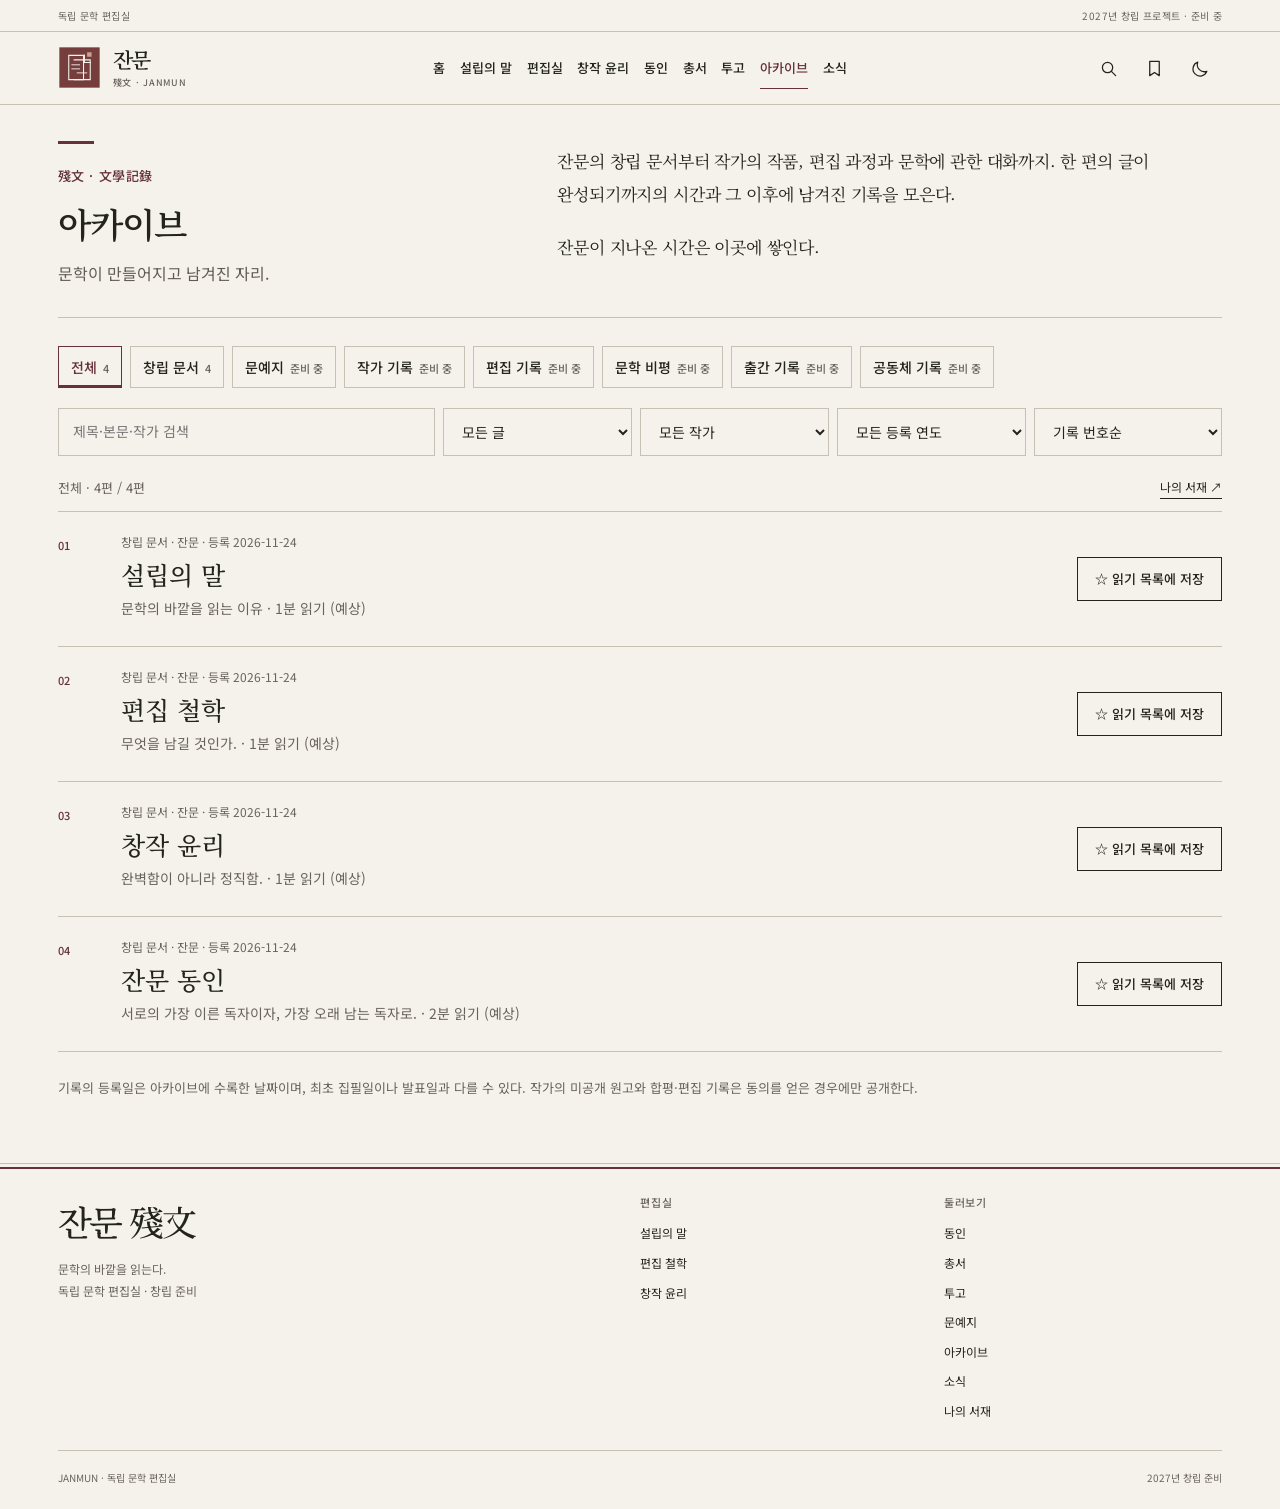
<file: archive/index.html>
<!doctype html>
<html lang="ko" data-theme="light" data-site-root="../" data-start-route="archive">
  <head>
    <meta charset="utf-8">
    <meta name="viewport" content="width=device-width,initial-scale=1,viewport-fit=cover">
    <meta name="theme-color" content="#f5f2eb">
    <link rel="icon" type="image/svg+xml" href="../assets/janmun-mark.svg">
    <link rel="stylesheet" href="../css/style.css?v=1.0.1">
    <script src="../js/news-data.js?v=0.9.9" defer></script>
    <script src="../js/main.js?v=1.1.0" defer></script>
    <!-- JANMUN SEO BEGIN -->
    <title>문학 아카이브 | 잔문 殘文</title>
    <meta name="description" content="창립 문서, 문예지, 작가 기록, 편집 기록, 문학 비평과 출간 기록을 모으는 문학 아카이브.">
    <link rel="canonical" href="https://dffxonnb-cyber.github.io/JANMUN/archive/">
    <meta name="robots" content="index, follow">
    <meta property="og:type" content="website">
    <meta property="og:site_name" content="잔문 殘文">
    <meta property="og:locale" content="ko_KR">
    <meta property="og:title" content="문학 아카이브 | 잔문 殘文">
    <meta property="og:description" content="창립 문서, 문예지, 작가 기록, 편집 기록, 문학 비평과 출간 기록을 모으는 문학 아카이브.">
    <meta property="og:url" content="https://dffxonnb-cyber.github.io/JANMUN/archive/">
    <meta property="og:image" content="https://dffxonnb-cyber.github.io/JANMUN/assets/share.png">
    <meta property="og:image:width" content="1200">
    <meta property="og:image:height" content="630">
    <meta property="og:image:alt" content="잔문 편집실 로고">
    <meta name="twitter:card" content="summary_large_image">
    <meta name="twitter:title" content="문학 아카이브 | 잔문 殘文">
    <meta name="twitter:description" content="창립 문서, 문예지, 작가 기록, 편집 기록, 문학 비평과 출간 기록을 모으는 문학 아카이브.">
    <meta name="twitter:image" content="https://dffxonnb-cyber.github.io/JANMUN/assets/share.png">
    <script type="application/ld+json">{"@context":"https://schema.org","@type":"WebPage","name":"문학 아카이브 | 잔문 殘文","description":"창립 문서, 문예지, 작가 기록, 편집 기록, 문학 비평과 출간 기록을 모으는 문학 아카이브.","url":"https://dffxonnb-cyber.github.io/JANMUN/archive/","inLanguage":"ko","isPartOf":{"@id":"https://dffxonnb-cyber.github.io/JANMUN/#website"}}</script>
    <!-- JANMUN SEO END -->
  </head>
  <body>
    <a class="skip" href="#main">본문 바로가기</a>
    <div class="progress" aria-hidden="true">
    </div>
    <div class="utility">
      <div class="shell">
        <span>독립 문학 편집실</span><span>2027년 창립 프로젝트 · 준비 중</span>
      </div>
    </div>
    <header class="mast">
      <div class="shell mast-in">
        <a class="brand" href="../" data-route-link="home" aria-label="잔문 홈"><img class="brand-mark" src="../assets/janmun-mark.svg" alt="" width="43" height="43"><span class="brand-text">잔문<small>殘文 · JANMUN</small></span></a>
        <nav class="nav" id="navigation" aria-label="주 메뉴">
          <a href="../" data-route-link="home">홈</a>
          <a href="../about/" data-route-link="about">설립의 말</a>
          <a href="../editorial/" data-route-link="editorial">편집실</a>
          <a href="../ethics/" data-route-link="ethics">창작 윤리</a>
          <a href="../members/" data-route-link="members">동인</a>
          <a href="../books/" data-route-link="books">총서</a>
          <a href="../submission/" data-route-link="submission">투고</a>
          <a href="../archive/" data-route-link="archive">아카이브</a>
          <a href="../news/" data-route-link="news">소식</a>
        </nav>
        <div class="tools">
          <button class="iconbtn" id="search-open" aria-label="글 검색" title="글 검색"><svg viewBox="0 0 24 24"><circle cx="10.8" cy="10.8" r="6.5"/><path d="m16 16 5 5"/></svg></button>
          <a class="iconbtn" href="../saved/" data-route-link="saved" aria-label="나의 서재" title="나의 서재"><svg viewBox="0 0 24 24"><path d="M6 3h12v18l-6-4-6 4z"/></svg></a>
          <button class="iconbtn" id="theme" aria-label="화면 테마 전환" aria-pressed="false" title="어두운 화면"><svg viewBox="0 0 24 24"><path d="M20 15.5A9 9 0 0 1 8.5 4 9 9 0 1 0 20 15.5Z"/></svg></button>
          <button class="iconbtn mobile" id="mobile" aria-label="메뉴 열기" aria-controls="navigation" aria-expanded="false"><svg viewBox="0 0 24 24"><path d="M3 6h18M3 12h18M3 18h18"/></svg></button>
        </div>
      </div>
    </header>
    <main id="main" tabindex="-1">
      <!-- Home: editorial masthead, lead essay and contents -->
      <template data-janmun-view="home">
      <section class="view shell" id="page-home" hidden>
        <div class="edition-line">
          <span>독립 문학 편집실</span>
          <span class="edition-center">문학의 바깥을 읽는다.</span>
          <span>창립 준비 · 2027</span>
        </div>
        <div class="front-masthead">
          <h1 class="front-title">잔문<span>殘文</span></h1>
          <div class="front-imprint">
            <span>JANMUN</span>
            <span>아직 독자를 만나지 못한 글들에 관하여.</span>
          </div>
        </div>

        <section class="front-feature" aria-labelledby="lead-title">
          <figure class="front-art">
            <div class="founding-plate" role="group" aria-label="잔문의 창립 표제">
              <div class="founding-plate-header">
                <span>殘文</span><span>창립 문서 01</span>
              </div>
              <div class="founding-plate-body">
                <div class="founding-characters" aria-label="미독">
                  <span aria-hidden="true">未</span><span aria-hidden="true">讀</span>
                </div>
                <p class="founding-note"><span>아직</span><span>읽히지</span><span>않은 글.</span></p>
              </div>
              <div class="founding-plate-footer">
                <p>그렇게 만든 책이 누군가의 책장에 오래 남아 있기를 바란다.</p>
                <span class="founding-seal" aria-hidden="true">殘</span>
              </div>
            </div>
            <figcaption><span>미독 未讀</span><span>잔문 편집 그래픽 01</span></figcaption>
          </figure>
          <div class="front-copy">
            <div class="front-kicker"><span>창립 문서</span><span>01 / 04</span></div>
            <h2 id="lead-title">많은 책을 만드는 것보다 한 권의 책을 제대로 만드는 일에 마음을 둔다.</h2>
            <p>잔문은 소설을 읽고, 다듬고, 책으로 만드는 작은 문학 편집실이다.</p>
            <div class="front-actions">
              <a class="primary" href="../about/" data-route-link="about">설립의 말 읽기 <span aria-hidden="true">↗</span></a>
              <a class="textlink" href="../archive/?category=journal" data-route-link="journal">문예지 둘러보기 →</a>
            </div>
          </div>
        </section>

        <div class="home-notice"><span class="eyebrow">편집실 소식</span><a href="../news/founding/" data-route-link="news/founding">잔문은 창립을 준비하고 있다. <span aria-hidden="true">→</span></a></div>
        <div class="resume" id="resume" hidden>
          <div><span class="eyebrow">마지막으로 읽은 글</span><a id="resume-link" href="../archive/" data-route-link="archive"></a></div>
          <button id="resume-clear" type="button">기록 지우기</button>
        </div>

        <div class="front-index">
          <section class="front-contents" aria-labelledby="contents-title">
            <div class="section-top">
              <div><span class="eyebrow">창립 문서 01—04</span><h2 id="contents-title">잔문의 목차</h2></div>
              <a class="textlink" href="../archive/" data-route-link="archive">전체 보기 ↗</a>
            </div>
            <div class="entry-grid">
              <a class="entry" href="../about/" data-route-link="about"><span class="entry-no">01</span><h3>설립의 말</h3><p>문학의 바깥을 읽는 이유<span class="entry-detail" data-entry-meta="about"></span></p><span class="entry-arrow" aria-hidden="true">↗</span></a>
              <a class="entry" href="../editorial/" data-route-link="editorial"><span class="entry-no">02</span><h3>편집 철학</h3><p>무엇을 남길 것인가.<span class="entry-detail" data-entry-meta="editorial"></span></p><span class="entry-arrow" aria-hidden="true">↗</span></a>
              <a class="entry" href="../ethics/" data-route-link="ethics"><span class="entry-no">03</span><h3>창작 윤리</h3><p>완벽함이 아니라 정직함.<span class="entry-detail" data-entry-meta="ethics"></span></p><span class="entry-arrow" aria-hidden="true">↗</span></a>
              <a class="entry" href="../members/" data-route-link="members"><span class="entry-no">04</span><h3>잔문 동인</h3><p>서로의 가장 이른 독자이자, 가장 오래 남는 독자로.<span class="entry-detail" data-entry-meta="members"></span></p><span class="entry-arrow" aria-hidden="true">↗</span></a>
            </div>
          </section>
          <aside class="front-margin">
            <span class="eyebrow">문장 하나</span>
            <blockquote id="front-quote">무엇을 남길 것인가.</blockquote>
            <a id="front-quote-source" href="../editorial/" data-route-link="editorial">편집 철학</a>
            <button class="quiet-button" type="button" id="next-quote">다른 문장 <span aria-hidden="true">↻</span></button>
          </aside>
        </div>

        <section class="front-projects" aria-labelledby="project-title">
          <div class="section-top">
            <div><span class="eyebrow">2027년 창립 프로젝트</span><h2 id="project-title">만들어 가는 것들</h2></div>
          </div>
          <div class="project-grid">
            <a class="project" href="../archive/?category=journal" data-route-link="journal"><span class="eyebrow">01 · 문예지</span><h3>아직 읽히지 않은 글.</h3><p>단편과 엽편, 창작의 기록을 발표할 공간.</p><span class="project-link">문예지 ↗</span></a>
            <a class="project" href="../members/" data-route-link="members"><span class="eyebrow">02 · 동인</span><h3>서로의 첫 독자로.</h3><p>정기 모집으로 함께하는 소규모 온라인 문학 공동체.</p><span class="project-link">동인 소개 ↗</span></a>
            <a class="project" href="../books/" data-route-link="books"><span class="eyebrow">03 · 총서</span><h3>한 권씩, 오래 남을 문학을.</h3><p>첫 공동 소설집을 준비하고 있다.</p><span class="project-link">총서 보기 ↗</span></a>
          </div>
        </section>
        <div class="front-invitation"><div><span class="eyebrow">창작자에게</span><h2>당신의 글을 기다리는 곳.</h2><p>현재 원고 접수와 동인 모집을 준비하고 있다.</p></div><a href="../submission/" data-route-link="submission" class="outline">투고 안내 읽기 ↗</a></div>
      </section>
      </template>
      <template data-janmun-view="about">
      <section class="view shell reading" id="page-about" hidden>
        <div class="crumb">
          <a href="../" data-route-link="home">잔문</a> / <a href="../archive/" data-route-link="archive">아카이브</a> / 설립의 말
        </div>
        <div class="reader-grid">
          <article class="editorial-spread">
            <header class="article-head editorial-heading">
              <p class="eyebrow">잔문 · 창립 문서 01</p>
              <h1>설립의 말</h1>
              <p>문학의 바깥을 읽는 이유</p>
              <div class="reading-meta">
                <span data-reading-time="about"></span><span data-reading-status="about"></span>
              </div>
            </header>
            <div class="prose editorial-copy">
              <p>잔문은 소설을 읽고, 다듬고, 책으로 만드는 작은 문학 편집실이다.</p>
              <p>우리는 작가가 어떤 이력을 가졌는지보다 어떤 글을 쓰는지에 관심이 있다. 인공지능을 활용한 글도, 혼자 힘으로 완성한 글도 그 자체로 읽고자 한다. 창작의 방식은 저마다 다를 수 있지만, 자신의 글을 대하는 태도만큼은 중요하게 생각한다.</p>
              <p>완성된 원고뿐 아니라 아직 고쳐 쓸 여지가 있는 글에도 관심을 기울인다. 작가가 쓰고 싶었던 이야기를 함께 고민하고, 그 사람의 문장을 잃지 않는 방향으로 작품을 다듬고 싶다.</p>
              <p>많은 책을 만드는 것보다 한 권의 책을 제대로 만드는 일에 마음을 둔다.</p>
              <p>그렇게 만든 책이 누군가의 책장에 오래 남아 있기를 바란다.</p>
              <p><strong>문학의 바깥을 읽는다.</strong></p>
              <p>잔문 殘文</p>
            </div>
            <div class="annotation-area">
              <div class="annotation-head"><h2>읽고 남기기</h2><span class="muted">나만의 비공개 기록</span></div>
              <p class="muted">본문의 문장을 선택하거나 아래 버튼으로 문단을 골라 저장하세요.</p>
              <div class="actions"><button class="outline" type="button" data-collect="about">문장 수집</button><button class="outline" type="button" data-note-open="about">독서 메모 쓰기</button><a class="textlink" href="../saved/" data-route-link="saved">나의 서재 ↗</a></div>
              <div class="note-editor" data-note-editor="about" hidden><label>이 글에 대한 메모<textarea rows="4" maxlength="3000" data-note-text="about" placeholder="읽으며 남은 생각을 적어 보세요."></textarea></label><div class="actions"><button class="primary" type="button" data-note-save="about">메모 저장</button><button class="outline" type="button" data-note-close="about">닫기</button></div></div>
            </div>
            <div class="reader-end-controls">
              <button class="outline" type="button" data-read="about" aria-pressed="false">읽음 표시</button><button class="outline" type="button" data-print>인쇄 / PDF 저장</button>
            </div>
            <div class="next-reading">
              <a href="../" data-route-link="home"><small>← 처음으로</small>잔문</a><a href="../editorial/" data-route-link="editorial"><small>다음 글 →</small>편집 철학</a>
            </div>
            <div class="article-end">
              <span>殘</span><a href="../archive/" data-route-link="archive">모든 글 보기 ↗</a>
            </div>
          </article>
        </div>
      </section>
      </template>
      <template data-janmun-view="editorial">
      <section class="view shell reading" id="page-editorial" hidden>
        <div class="crumb">
          <a href="../" data-route-link="home">잔문</a> / <a href="../archive/" data-route-link="archive">아카이브</a> / 편집 철학
        </div>
        <div class="reader-grid">
          <article class="editorial-spread">
            <header class="article-head editorial-heading">
              <p class="eyebrow">잔문 · 창립 문서 02</p>
              <h1>편집 철학</h1>
              <p>무엇을 남길 것인가.</p>
              <div class="reading-meta">
                <span data-reading-time="editorial"></span><span data-reading-status="editorial"></span>
              </div>
            </header>
            <div class="prose editorial-copy">
              <p>잔문은 익숙한 것을 낯설게 바라보는 소설에 관심이 있다.</p>
              <p>특별한 사건이 있어야 좋은 이야기가 되는 것은 아니다. 오래 함께 살아온 사람을 문득 이해할 수 없게 되는 순간이나, 무심코 지나친 일에서 이전과 다른 의미를 발견하는 일도 충분히 소설이 될 수 있다.</p>
              <p>우리는 작품이 다루는 소재보다 그것을 바라보는 작가의 시선을 중요하게 생각한다.</p>
              <p>원고를 살필 때에는 문장의 정확성, 인물의 개연성, 이야기의 구조를 함께 검토한다. 다만 모든 문장이 매끄러워야 한다고 생각하지는 않는다. 작품의 결함과 작가의 개성을 구분하는 것 역시 편집의 몫이기 때문이다.</p>
              <p>고쳐야 할 문장과 고치지 말아야 할 문장 사이에서 충분히 고민한다.</p>
              <p>잔문이라는 이름에는 그러한 뜻도 담겨 있다.</p>
              <p>무엇을 남길 것인가.</p>
              <p>우리가 원고를 읽으며 가장 오래 생각하는 질문이다.</p>
            </div>
            <div class="annotation-area">
              <div class="annotation-head"><h2>읽고 남기기</h2><span class="muted">나만의 비공개 기록</span></div>
              <p class="muted">본문의 문장을 선택하거나 아래 버튼으로 문단을 골라 저장하세요.</p>
              <div class="actions"><button class="outline" type="button" data-collect="editorial">문장 수집</button><button class="outline" type="button" data-note-open="editorial">독서 메모 쓰기</button><a class="textlink" href="../saved/" data-route-link="saved">나의 서재 ↗</a></div>
              <div class="note-editor" data-note-editor="editorial" hidden><label>이 글에 대한 메모<textarea rows="4" maxlength="3000" data-note-text="editorial" placeholder="읽으며 남은 생각을 적어 보세요."></textarea></label><div class="actions"><button class="primary" type="button" data-note-save="editorial">메모 저장</button><button class="outline" type="button" data-note-close="editorial">닫기</button></div></div>
            </div>
            <div class="reader-end-controls">
              <button class="outline" type="button" data-read="editorial" aria-pressed="false">읽음 표시</button><button class="outline" type="button" data-print>인쇄 / PDF 저장</button>
            </div>
            <div class="next-reading">
              <a href="../about/" data-route-link="about"><small>← 이전 글</small>설립의 말</a><a href="../ethics/" data-route-link="ethics"><small>다음 글 →</small>창작 윤리</a>
            </div>
            <div class="article-end">
              <span>殘</span><a href="../archive/" data-route-link="archive">모든 글 보기 ↗</a>
            </div>
          </article>
        </div>
      </section>
      </template>
      <template data-janmun-view="ethics">
      <section class="view shell reading" id="page-ethics" hidden>
        <div class="crumb">
          <a href="../" data-route-link="home">잔문</a> / <a href="../archive/" data-route-link="archive">아카이브</a> / 창작 윤리
        </div>
        <div class="reader-grid">
          <article class="editorial-spread">
            <header class="article-head editorial-heading">
              <p class="eyebrow">잔문 · 창립 문서 03</p>
              <h1>창작 윤리</h1>
              <p>완벽함이 아니라 정직함.</p>
              <div class="reading-meta">
                <span data-reading-time="ethics"></span><span data-reading-status="ethics"></span>
              </div>
            </header>
            <div class="prose editorial-copy">
              <p>창작의 방식은 저마다 다르지만, 작품에 대한 책임까지 달라지는 것은 아니다.</p>
              <p>잔문은 인공지능의 활용을 창작의 결격 사유로 삼지 않는다. 다만 사용한 도구와 그 개입 범위를 사실대로 밝히고, 타인의 저작물과 권리를 존중하는 것을 기본으로 삼는다.</p>
              <p>우리는 모든 문장을 직접 작성했다는 사실만으로 창작의 주체성이 증명된다고 생각하지 않는다. 무엇을 받아들이고 무엇을 거절했는지, 어떤 판단을 거쳐 작품을 완성했는지 역시 창작의 일부다.</p>
              <p>그러나 도구의 도움을 받았다는 사실이 작품의 결함이나 윤리적 문제에 대한 면책 사유가 될 수는 없다. 최종 원고에 대한 판단과 책임은 창작자에게 있다.</p>
              <p>창작의 과정을 숨기지 않는다.<br>타인의 것을 자신의 것으로 내놓지 않는다.<br>자신이 완성한 작품에 책임을 진다.</p>
              <p>잔문이 창작자에게 바라는 것은 완벽함이 아니라 정직함이다.</p>
            </div>
            <div class="annotation-area">
              <div class="annotation-head"><h2>읽고 남기기</h2><span class="muted">나만의 비공개 기록</span></div>
              <p class="muted">본문의 문장을 선택하거나 아래 버튼으로 문단을 골라 저장하세요.</p>
              <div class="actions"><button class="outline" type="button" data-collect="ethics">문장 수집</button><button class="outline" type="button" data-note-open="ethics">독서 메모 쓰기</button><a class="textlink" href="../saved/" data-route-link="saved">나의 서재 ↗</a></div>
              <div class="note-editor" data-note-editor="ethics" hidden><label>이 글에 대한 메모<textarea rows="4" maxlength="3000" data-note-text="ethics" placeholder="읽으며 남은 생각을 적어 보세요."></textarea></label><div class="actions"><button class="primary" type="button" data-note-save="ethics">메모 저장</button><button class="outline" type="button" data-note-close="ethics">닫기</button></div></div>
            </div>
            <div class="reader-end-controls">
              <button class="outline" type="button" data-read="ethics" aria-pressed="false">읽음 표시</button><button class="outline" type="button" data-print>인쇄 / PDF 저장</button>
            </div>
            <div class="next-reading">
              <a href="../editorial/" data-route-link="editorial"><small>← 이전 글</small>편집 철학</a><a href="../members/" data-route-link="members"><small>다음 글 →</small>잔문 동인</a>
            </div>
            <div class="article-end">
              <span>殘</span><a href="../archive/" data-route-link="archive">모든 글 보기 ↗</a>
            </div>
          </article>
        </div>
      </section>
      </template>
      <template data-janmun-view="members">
      <section class="view shell reading" id="page-members" hidden>
        <div class="crumb">
          <a href="../" data-route-link="home">잔문</a> / <a href="../archive/" data-route-link="archive">아카이브</a> / 잔문 동인
        </div>
        <div class="reader-grid">
          <article class="editorial-spread">
            <header class="article-head editorial-heading">
              <p class="eyebrow">잔문 · 창립 문서 04</p>
              <h1>잔문 동인</h1>
              <p>서로의 가장 이른 독자이자, 가장 오래 남는 독자로.</p>
              <div class="reading-meta">
                <span data-reading-time="members"></span><span data-reading-status="members"></span>
              </div>
            </header>
            <div class="prose editorial-copy">
              <p>잔문 동인은 각자의 작품을 쓰고 서로의 문학을 읽는 창작 공동체다.</p>
              <p>정기 모집을 통해 소규모로 구성하며, 온라인을 중심으로 활동한다. 서로의 원고에 충분한 시간을 들이고 지속적인 대화를 나눌 수 있는 규모를 지향한다.</p>
              <p>주요 활동은 원고 합평과 작품 연구, 문학에 관한 토론이다. 완성된 작품은 물론 아직 방향을 찾지 못한 원고도 함께 살핀다. 그 과정에서 발전한 작품을 문예지와 공동 소설집으로 선보이고자 한다.</p>
              <p>서로의 문학적 취향이 같을 필요는 없다. 같은 작품을 읽고 다른 이야기를 나눌 수 있다는 것 역시 함께 읽는 이유 중 하나다.</p>
              <p>합평에서는 막연한 칭찬보다 구체적인 감상을 나눈다. 타인의 문장을 자신의 취향에 맞추기보다 그 문장이 가진 가능성을 살핀다.</p>
              <p>등단이나 출간 경력은 참여의 조건이 아니다. 꾸준히 쓰고 읽으며, 자신의 작품만큼 타인의 작품에도 시간을 내어 줄 수 있는 사람과 함께하고 싶다.</p>
              <p>서로의 가장 이른 독자이자, 가장 오래 남는 독자로.</p>
              <p>잔문 殘文</p>
            </div>
            <div class="annotation-area">
              <div class="annotation-head"><h2>읽고 남기기</h2><span class="muted">나만의 비공개 기록</span></div>
              <p class="muted">본문의 문장을 선택하거나 아래 버튼으로 문단을 골라 저장하세요.</p>
              <div class="actions"><button class="outline" type="button" data-collect="members">문장 수집</button><button class="outline" type="button" data-note-open="members">독서 메모 쓰기</button><a class="textlink" href="../saved/" data-route-link="saved">나의 서재 ↗</a></div>
              <div class="note-editor" data-note-editor="members" hidden><label>이 글에 대한 메모<textarea rows="4" maxlength="3000" data-note-text="members" placeholder="읽으며 남은 생각을 적어 보세요."></textarea></label><div class="actions"><button class="primary" type="button" data-note-save="members">메모 저장</button><button class="outline" type="button" data-note-close="members">닫기</button></div></div>
            </div>
            <div class="reader-end-controls">
              <button class="outline" type="button" data-read="members" aria-pressed="false">읽음 표시</button><button class="outline" type="button" data-print>인쇄 / PDF 저장</button>
            </div>
            <div class="next-reading">
              <a href="../ethics/" data-route-link="ethics"><small>← 이전 글</small>창작 윤리</a><a href="../books/" data-route-link="books"><small>다음으로 →</small>잔문 총서</a>
            </div>
            <div class="article-end">
              <span>殘</span><a href="../archive/" data-route-link="archive">모든 글 보기 ↗</a>
            </div>
          </article>
        </div>
      </section>
      </template>
      <section class="view shell" id="page-archive">
        <div class="archive-intro editorial-spread">
          <header class="archive-heading editorial-heading">
            <span class="archive-rule" aria-hidden="true"></span>
            <span class="eyebrow">殘文 · 文學記錄</span>
            <h1>아카이브</h1>
            <p>문학이 만들어지고 남겨진 자리.</p>
          </header>
          <div class="archive-intro-copy editorial-copy">
            <p>잔문의 창립 문서부터 작가의 작품, 편집 과정과 문학에 관한 대화까지. 한 편의 글이 완성되기까지의 시간과 그 이후에 남겨진 기록을 모은다.</p>
            <p>잔문이 지나온 시간은 이곳에 쌓인다.</p>
          </div>
        </div>
        <div class="page-body archive-body">
          <div class="archive-controls">
            <div class="archive-categories" role="group" aria-label="기록 분류">
              <button type="button" data-archive-category="all" aria-pressed="true">전체<span data-archive-category-count="all"></span></button>
              <button type="button" data-archive-category="founding" aria-pressed="false">창립 문서<span data-archive-category-count="founding"></span></button>
              <button type="button" data-archive-category="journal" aria-pressed="false">문예지<span data-archive-category-count="journal"></span></button>
              <button type="button" data-archive-category="author" aria-pressed="false">작가 기록<span data-archive-category-count="author"></span></button>
              <button type="button" data-archive-category="editing" aria-pressed="false">편집 기록<span data-archive-category-count="editing"></span></button>
              <button type="button" data-archive-category="criticism" aria-pressed="false">문학 비평<span data-archive-category-count="criticism"></span></button>
              <button type="button" data-archive-category="publication" aria-pressed="false">출간 기록<span data-archive-category-count="publication"></span></button>
              <button type="button" data-archive-category="community" aria-pressed="false">공동체 기록<span data-archive-category-count="community"></span></button>
            </div>
            <div class="searchbar archive-search">
              <input type="search" id="archive-query" placeholder="제목·본문·작가 검색" aria-label="아카이브 검색">
              <select id="archive-filter" aria-label="독서 상태"><option value="all">모든 글</option><option value="saved">저장한 글만</option><option value="unread">읽지 않은 글</option><option value="read">읽은 글</option></select>
              <select id="archive-author" aria-label="작가"><option value="all">모든 작가</option></select>
              <select id="archive-year" aria-label="등록 연도"><option value="all">모든 등록 연도</option></select>
              <select id="archive-sort" aria-label="기록 정렬"><option value="number">기록 번호순</option><option value="newest">최근 등록순</option><option value="oldest">오래된 등록순</option></select>
            </div>
          </div>
          <div class="archive-results-head"><div class="archive-count" id="archive-count" aria-live="polite"></div><a class="textlink" href="../saved/" data-route-link="saved">나의 서재 ↗</a></div>
          <div id="archive-list" class="archive-list"><!-- STATIC archive-list BEGIN --><div class="archive-row"><span class="eyebrow">01</span><a href="../about/" data-route-link="about"><span class="archive-record-meta">창립 문서 · 잔문 · 등록 2026-11-24</span><h3>설립의 말</h3><p>문학의 바깥을 읽는 이유</p></a></div><div class="archive-row"><span class="eyebrow">02</span><a href="../editorial/" data-route-link="editorial"><span class="archive-record-meta">창립 문서 · 잔문 · 등록 2026-11-24</span><h3>편집 철학</h3><p>무엇을 남길 것인가.</p></a></div><div class="archive-row"><span class="eyebrow">03</span><a href="../ethics/" data-route-link="ethics"><span class="archive-record-meta">창립 문서 · 잔문 · 등록 2026-11-24</span><h3>창작 윤리</h3><p>완벽함이 아니라 정직함.</p></a></div><div class="archive-row"><span class="eyebrow">04</span><a href="../members/" data-route-link="members"><span class="archive-record-meta">창립 문서 · 잔문 · 등록 2026-11-24</span><h3>잔문 동인</h3><p>서로의 가장 이른 독자이자, 가장 오래 남는 독자로.</p></a></div><!-- STATIC archive-list END --></div>
          <div class="archive-empty-actions" id="archive-empty-actions" hidden><a class="outline" href="../submission/" data-route-link="submission">투고 안내 →</a></div>
          <p class="archive-footnote">기록의 등록일은 아카이브에 수록한 날짜이며, 최초 집필일이나 발표일과 다를 수 있다. 작가의 미공개 원고와 합평·편집 기록은 동의를 얻은 경우에만 공개한다.</p>
        </div>
      </section>
      <template data-janmun-view="saved">
      <section class="view shell" id="page-saved" hidden>
        <div class="editorial-spread library-intro">
          <header class="editorial-heading">
            <span class="editorial-rule" aria-hidden="true"></span>
            <span class="eyebrow">나의 독서 기록</span>
            <h1>나의 서재</h1>
          </header>
          <div class="editorial-copy"><p>읽고, 남기고, 다시 펼쳐 보는 곳. 기록은 이 브라우저에만 저장됩니다.</p></div>
        </div>
        <div class="page-body">
          <div class="library-summary" aria-label="서재 현황">
            <div><strong id="save-count">0</strong><span>저장한 글</span></div>
            <div><strong id="finished-count">0</strong><span>읽은 글</span></div>
            <div><strong id="quote-count">0</strong><span>수집한 문장</span></div>
            <div><strong id="note-count">0</strong><span>독서 메모</span></div>
          </div>
          <div class="library-tabs" role="group" aria-label="서재 분류">
            <button type="button" data-library-tab="saved" aria-pressed="true">보관함</button>
            <button type="button" data-library-tab="quotes" aria-pressed="false">문장 수집</button>
            <button type="button" data-library-tab="notes" aria-pressed="false">독서 메모</button>
            <button type="button" data-library-tab="history" aria-pressed="false">읽은 기록</button>
          </div>
          <div id="library-saved" class="library-panel"><div class="archive-list" id="saved-list"></div><p><a class="outline" href="../archive/" data-route-link="archive">다른 글 찾기 →</a></p></div>
          <div id="library-quotes" class="library-panel" hidden><div id="quote-list" class="archive-list"></div></div>
          <div id="library-notes" class="library-panel" hidden><div id="note-list" class="archive-list"></div></div>
          <div id="library-history" class="library-panel" hidden><div id="history-list" class="archive-list"></div></div>
          <div class="library-export"><p class="muted">기기를 바꾸거나 브라우저 데이터를 삭제하기 전에 기록을 파일로 보관하세요.</p><button type="button" class="outline" id="library-export">서재 기록 내려받기 ↓</button></div>
        </div>
      </section>
      </template>
      <template data-janmun-view="books">
      <section class="view shell" id="page-books" hidden>
        <div class="series-intro editorial-spread">
          <header class="series-heading editorial-heading">
            <span class="series-rule" aria-hidden="true"></span>
            <span class="eyebrow">출간 준비</span>
            <h1>잔문 총서</h1>
            <p>한 권씩, 오래 남을 문학을.</p>
          </header>
          <div class="prose series-copy editorial-copy">
            <p>잔문 총서는 서로 다른 작가의 문학을 한 권씩 엮어 가는 출간 프로젝트다.</p>
            <p>단편소설집과 공동 소설집을 중심으로 시작하되, 작품에 따라 책의 형태와 구성을 달리하고자 한다. 한 권의 책이 가진 고유한 성격을 존중하며, 정해진 형식에 작품을 맞추지 않는다.</p>
            <p>원고의 선정부터 편집, 표지와 지면의 구성까지 작품을 읽는 경험의 일부라고 생각한다. 내용과 형식이 서로 어긋나지 않는 책을 만들고 싶다.</p>
            <p>출간의 수나 속도에 얽매이지 않는다. 각자의 작품에 필요한 시간을 들이고, 충분한 편집을 거쳐 독자에게 건넨다.</p>
            <p>잔문의 책이 책장에 꽂힌 뒤에도 몇 번쯤 다시 펼쳐지는 책이기를 바란다.</p>
            <p>한 권씩, 오래 남을 문학을.</p>
            <p>잔문 殘文</p>
          </div>
        </div>
        <div class="section-top"><h2>첫 출간 프로젝트</h2><span class="muted">기획 단계</span></div>
        <div class="page-body book-layout">
          <div class="book-cover" aria-label="첫 공동 소설집 표지 콘셉트, 제목 미정">
            <span>殘文 · 공동선 001 / 기획 시안</span><strong>잔문 공동선</strong><span>첫 번째 소설집 · 제목 미정</span>
          </div>
          <div class="book-info">
            <span class="status">출간 기획 중</span>
            <h2>첫 번째 공동 소설집</h2>
            <p>서로 다른 작가의 엽편과 단편을 한 권으로 엮는 첫 번째 프로젝트다. 작품의 완성도를 중심으로 원고를 선정하며, 제목과 수록작은 아직 확정되지 않았다.</p>
            <dl class="facts">
              <dt>출간 목표</dt><dd>2027년 하반기 (안)</dd>
              <dt>구성</dt><dd>엽편·단편소설</dd>
              <dt>출간 형태</dt><dd>종이책 중심 · 전자책 병행 계획</dd>
              <dt>작가</dt><dd>모집 전</dd>
              <dt>판매</dt><dd>미정 · 예약 접수 없음</dd>
            </dl>
            <a class="outline" href="../members/" data-route-link="members">잔문 동인에 관하여 →</a>
          </div>
        </div>
        <div class="section-top"><h2>총서의 구성</h2><span class="muted">기획 분류</span></div>
        <div class="page-body">
          <p>공동선과 소설선을 중심으로 시작하고, 작품과 운영 여건에 따라 다른 시리즈를 확장할 계획이다.</p>
          <dl class="facts">
            <dt>잔문 소설선</dt><dd>개인 단편·중편 소설집</dd>
            <dt>잔문 공동선</dt><dd>여러 작가의 공동 소설집</dd>
            <dt>잔문 엽편선</dt><dd>짧은 소설을 엮은 작품집</dd>
            <dt>잔문 문고</dt><dd>작은 판형의 문학 시리즈</dd>
            <dt>잔문 특별판</dt><dd>작품의 특성에 따른 별도 기획</dd>
          </dl>
          <p class="muted">현재 출간된 도서는 없으며, 세부 출간 일정은 확정 후 소식에서 안내한다.</p>
          <a class="outline" href="../news/" data-route-link="news">잔문 소식 →</a>
        </div>
      </section>
      </template>
      <template data-janmun-view="submission">
      <section class="view shell" id="page-submission" hidden>
        <div class="editorial-spread submission-intro">
          <header class="editorial-heading">
            <span class="editorial-rule" aria-hidden="true"></span>
            <span class="eyebrow">접수 준비</span>
            <h1>투고</h1>
            <p>창작의 방식을 숨기지 않고도 작품을 건넬 수 있는 곳.</p>
          </header>
          <div class="editorial-copy">
            <span class="status">현재 모집 및 원고 접수 준비 중</span>
            <p class="recruit-note">동인 및 작가 모집 일정, 원고 제출 방법, 세부 심사 기준은 확정 후 이 페이지에서 공개합니다.</p>
          </div>
        </div>
        <div class="submission-faq-layout">
          <div class="faq-nav">
            <span class="eyebrow">투고 안내 · Q&amp;A</span>
            <h2>투고에 관하여</h2>
            <p>투고 전에 궁금한 사항을 확인하세요. 세부 접수 기준은 모집 공고에서 확정합니다.</p>
            <div class="faq-filters" role="group" aria-label="질문 분류">
              <button type="button" data-faq-filter="all" aria-pressed="true">전체</button>
              <button type="button" data-faq-filter="eligibility" aria-pressed="false">투고 자격</button>
              <button type="button" data-faq-filter="ai" aria-pressed="false">AI 활용</button>
              <button type="button" data-faq-filter="review" aria-pressed="false">심사 및 편집</button>
              <button type="button" data-faq-filter="rights" aria-pressed="false">비용 및 권리</button>
              <button type="button" data-faq-filter="apply" aria-pressed="false">접수 안내</button>
            </div>
            <p><a class="textlink" href="../ethics/" data-route-link="ethics">창작 윤리 전문 읽기 ↗</a></p>
          </div>
          <div class="faq" id="submission-faq">
            <section class="faq-group" data-faq-group="eligibility" aria-label="투고 자격">
              <h3>투고 자격</h3>
              <details>
                <summary>누구나 투고할 수 있나요?</summary>
                <div class="faq-answer"><p>등단 여부나 출간 경력에 관계없이 투고할 수 있습니다. 처음 소설을 쓰는 분부터 꾸준히 작품 활동을 이어 온 분까지, 창작자의 이력보다 제출한 작품 자체를 중심으로 검토합니다.</p><p>잔문 동인에 소속되어 있지 않아도 투고할 수 있습니다.</p></div>
              </details>
              <details>
                <summary>어떤 작품을 투고할 수 있나요?</summary>
                <div class="faq-answer"><p>엽편소설과 단편소설을 중심으로 원고를 검토할 예정입니다. 특정한 분위기나 주제를 잔문의 취향에 맞추어 작성할 필요는 없습니다.</p><p>중편 및 장편소설의 접수 여부, 분량과 제출 형식은 모집 공고에서 안내합니다.</p></div>
              </details>
              <details>
                <summary>아직 완성하지 못한 원고도 제출할 수 있나요?</summary>
                <div class="faq-answer"><p>정식 출간 투고는 완결된 원고를 원칙으로 준비하고 있습니다. 완결된 원고라도 수정과 발전 가능성을 함께 검토합니다.</p><p>집필 중인 작품에 대한 지속적인 합평을 원하신다면 잔문 동인 활동을 권장합니다.</p></div>
              </details>
              <details>
                <summary>이미 다른 플랫폼에 공개한 작품도 제출할 수 있나요?</summary>
                <div class="faq-answer"><p>개인 블로그나 브런치 등에서 공개한 작품도 기존 계약 및 권리 관계에 문제가 없다면 검토할 수 있는 방향으로 준비하고 있습니다.</p><p>이전에 공개하거나 출간한 이력은 투고 시 밝혀 주시기 바랍니다. 기발표작의 구체적인 접수 기준은 모집 공고에서 확정합니다.</p></div>
              </details>
            </section>
            <section class="faq-group" data-faq-group="ai" aria-label="AI 활용">
              <h3>AI 활용</h3>
              <details>
                <summary>인공지능을 활용한 작품도 투고할 수 있나요?</summary>
                <div class="faq-answer"><p>가능합니다. 소재 발굴, 자료 조사, 이야기의 구조 설계, 초고 작성, 문장 수정 등 창작 과정에서 인공지능을 활용한 작품도 검토 대상입니다.</p><p>다만 인공지능의 개입 과정과 범위를 사실대로 밝히고, 타인의 권리를 존중하며 최종 원고에 대한 책임을 져야 합니다. 활용 여부만으로 작품의 문학적 가치를 판단하지 않습니다.</p></div>
              </details>
              <details>
                <summary>인공지능 활용 내역은 어느 정도까지 공개해야 하나요?</summary>
                <div class="faq-answer"><p>사용한 도구, 활용 목적, 개입한 창작 단계, 최종 작품에 반영된 범위를 설명해 주시면 됩니다. 단순 교정인지 문장 생성이나 사건 구성에도 활용했는지 구분해 주시기 바랍니다.</p><p>정확한 활용 비율을 산출하기 어려운 경우 창작 과정에서 이루어진 판단과 수정 내용을 구체적으로 설명해 주시기 바랍니다. 세부 제출 양식은 모집 공고에서 안내합니다.</p></div>
              </details>
              <details>
                <summary>인공지능을 사용하지 않은 작품도 투고할 수 있나요?</summary>
                <div class="faq-answer"><p>물론입니다. 인공지능은 잔문의 창작자에게 요구되는 도구가 아닙니다. 어떠한 도구를 사용했는지보다 작품에 담긴 창작자의 시선과 문학적 완성도를 중요하게 생각합니다.</p></div>
              </details>
            </section>
            <section class="faq-group" data-faq-group="review" aria-label="심사 및 편집">
              <h3>심사 및 편집</h3>
              <details>
                <summary>원고는 어떤 기준으로 심사하나요?</summary>
                <div class="faq-answer"><p>작가의 이력이나 인지도보다 작품의 문학적 요소를 중심으로 검토합니다. 모두 완벽한 작품만을 찾는 것은 아니며, 작품마다 가진 강점과 발전 가능성을 종합적으로 살핍니다.</p><ul><li>작품의 독창성과 고유한 시선</li><li>문장의 완성도와 표현의 적절성</li><li>인물과 사건의 개연성</li><li>이야기의 구조와 완결성</li><li>작품의 정서적·사유적 깊이</li><li>편집을 통한 발전 가능성</li></ul></div>
              </details>
              <details>
                <summary>투고하면 어떤 과정을 거치게 되나요?</summary>
                <div class="faq-answer"><p>기본 제출 요건과 창작 윤리 준수 여부를 확인한 뒤 작품에 대한 편집 검토를 진행할 예정입니다. 추가 검토가 필요하면 창작 과정에 대한 질문이나 수정 제안을 드릴 수 있습니다.</p><p>최종 출간 여부는 작품 검토, 출간 여건 및 창작자와의 협의를 거쳐 결정합니다. 투고나 동인 참여 자체가 출간을 보장하지는 않습니다.</p></div>
              </details>
              <details>
                <summary>편집 과정에서 원고가 크게 변경될 수도 있나요?</summary>
                <div class="faq-answer"><p>문장, 인물, 사건 및 이야기의 구조에 관한 수정 의견을 제안할 수 있습니다. 다만 작가의 고유한 문체와 작품의 의도를 존중하며, 주요 수정 사항은 창작자와 협의하여 결정하는 것을 원칙으로 합니다.</p></div>
              </details>
            </section>
            <section class="faq-group" data-faq-group="rights" aria-label="비용 및 권리">
              <h3>비용 및 권리</h3>
              <details>
                <summary>투고하거나 출간할 때 비용이 발생하나요?</summary>
                <div class="faq-answer"><p>투고와 원고 심사는 무료로 진행합니다.</p><p>출간 계약이 성립된 작품의 편집 및 제작 비용은 잔문이 부담하며, 창작자에게 도서 구매를 출간의 조건으로 요구하지 않습니다.</p></div>
              </details>
              <details>
                <summary>출간 후 인세는 어떻게 지급되나요?</summary>
                <div class="faq-answer"><p>판매 실적에 따라 인세를 지급합니다. 구체적인 인세율과 산정 방식, 정산 주기는 출간 계약 체결 전에 안내하고 협의합니다.</p><p>공동 소설집의 경우 참여 작가 간 인세 배분 기준도 사전에 협의합니다. 인공지능 활용 여부에 따른 인세 차등은 두지 않습니다.</p></div>
              </details>
              <details>
                <summary>투고한 작품의 저작권은 어떻게 되나요?</summary>
                <div class="faq-answer"><p>원고를 투고하는 것만으로 저작권이나 출판권이 잔문에 이전되지 않습니다.</p><p>출간이 결정된 경우 출판에 필요한 이용 범위와 계약 기간 등의 조건을 별도로 협의합니다. 미출간 원고를 창작자의 동의 없이 공개하거나 출간하지 않습니다.</p></div>
              </details>
            </section>
            <section class="faq-group" data-faq-group="apply" aria-label="접수 안내">
              <h3>접수 안내</h3>
              <details>
                <summary>심사 결과는 언제 받을 수 있나요?</summary>
                <div class="faq-answer"><p>원고 검토 기간과 결과 안내 방식은 모집 공고에서 안내할 예정입니다. 선정 여부와 관계없이 결과를 안내하는 것을 운영 방향으로 삼되, 모든 원고에 개별적인 비평이나 합평을 제공하는 것은 아닙니다.</p></div>
              </details>
              <details>
                <summary>현재 원고를 제출할 수 있나요?</summary>
                <div class="faq-answer"><p>현재 잔문은 첫 원고 접수와 동인 모집을 준비하고 있습니다. 모집 일정과 접수 방법, 제출 서류 및 세부 심사 기준은 확정 후 홈페이지를 통해 공개합니다.</p><p>현재 제공되는 투고 준비 노트는 개인적인 원고 준비를 위한 기능이며, 작성 내용이 잔문에 전송되지는 않습니다.</p></div>
              </details>
            </section>
          </div>
        </div>
        <div class="section-top"><h2>심사 및 출간 절차</h2><span class="muted">운영 예정</span></div>
        <ol class="submission-steps">
          <li><span class="eyebrow">01</span><h3>원고 접수</h3><p>원고 및 창작 과정 확인</p></li>
          <li><span class="eyebrow">02</span><h3>기본 요건 검토</h3><p>제출 요건과 창작 윤리 확인</p></li>
          <li><span class="eyebrow">03</span><h3>작품 심사</h3><p>문학적 완성도와 가능성 검토</p></li>
          <li><span class="eyebrow">04</span><h3>편집 협의</h3><p>필요한 수정 방향 논의</p></li>
          <li><span class="eyebrow">05</span><h3>출간 결정 및 계약</h3><p>출간 여건·권리·인세 조건 합의</p></li>
          <li><span class="eyebrow">06</span><h3>제작 및 출간</h3><p>교정·교열·디자인·제작</p></li>
        </ol>
        <div class="section-top"><h2>투고 준비</h2><span class="muted">접수 기능 아님</span></div>
        <div class="page-body submission-grid submission-prep">
          <div class="submission-checklist">
              <h2>투고 전 확인할 사항</h2>
              <p class="muted">준비용 목록입니다. 아직 확정된 모집 요강은 아닙니다.</p>
              <label><input type="checkbox"> 원고 제목과 필명 정리</label>
              <label><input type="checkbox"> 작품 소개 작성</label>
              <label><input type="checkbox"> 창작 및 AI 활용 과정 정리</label>
              <label><input type="checkbox"> 인용 문장과 타인의 권리 확인</label>
              <label><input type="checkbox"> 최종 원고 파일 별도 보관</label>
            </div>
          <form class="draft" id="draft-form">
            <h2>투고 준비 노트</h2>
            <p class="muted">접수용이 아닌 개인 준비 양식입니다. 입력 내용은 서버로 전송되지 않습니다. 원고 전문이나 개인정보는 입력하지 마세요.</p>
            <label>필명<input name="name" placeholder="활동 필명" maxlength="80" required></label>
            <label>작품명<input name="title" maxlength="150" required></label>
            <label>분야<select name="genre"><option>단편소설</option><option>엽편소설</option><option>기타</option></select></label>
            <label>AI 활용 방식<textarea name="ai" maxlength="2000" placeholder="어떤 과정에서 어떻게 활용했는지, 또는 활용하지 않았음을 기록하세요."></textarea></label>
            <label>작품 소개<textarea name="intro" maxlength="2000" placeholder="작품에 관한 간단한 소개"></textarea></label>
            <div class="actions">
              <button class="primary" type="submit">초안 파일 내려받기 ↓</button><button class="outline" type="reset">초기화</button>
            </div>
          </form>
        </div>
      </section>
      </template>
      <template data-janmun-view="news">
      <section class="view shell" id="page-news" hidden>
        <div class="notice-intro editorial-spread">
          <header class="notice-heading editorial-heading"><span class="notice-rule" aria-hidden="true"></span><span class="eyebrow">殘文 · NOTICE</span><h1>소식</h1><p>잔문의 공식 안내.</p></header>
          <div class="notice-intro-copy editorial-copy"><p>모집과 출간, 행사 및 운영에 관한 소식을 전한다.<br>잔문의 활동 일정과 주요 변경 사항은 이곳에서 확인할 수 있다.</p></div>
        </div>
        <div class="page-body notice-board" id="news-board">
          <div class="notice-categories" role="group" aria-label="소식 분류"><button type="button" data-news-category="all" aria-pressed="true">전체</button><button type="button" data-news-category="notice" aria-pressed="false">공지</button><button type="button" data-news-category="members" aria-pressed="false">동인 모집</button><button type="button" data-news-category="submission" aria-pressed="false">원고 모집</button><button type="button" data-news-category="publication" aria-pressed="false">출간</button><button type="button" data-news-category="events" aria-pressed="false">행사</button><button type="button" data-news-category="operations" aria-pressed="false">운영</button></div>
          <div class="notice-search"><input id="news-query" type="search" placeholder="제목 또는 본문 검색" aria-label="소식 검색"><select id="news-status" aria-label="진행 상태"><option value="all">모든 상태</option><option>안내</option><option>준비 중</option><option>미접수</option><option>기획 중</option><option>모집 중</option><option>모집 마감</option><option>종료</option></select></div>
          <div id="news-pinned" class="notice-pinned"><!-- STATIC news-pinned BEGIN --><div class="notice-pin"><span class="eyebrow">중요 공지</span><a class="notice-pin-title" href="../news/founding/" data-route-link="news/founding">잔문은 창립을 준비하고 있습니다.</a><p>잔문은 소설을 읽고, 다듬고, 책으로 만드는 작은 문학 편집실입니다. 현재 창립 문서와 운영 방향을 정리하고 첫 동인 활동 및 공동 소설집을 기획하고 있습니다.</p><span class="notice-date">2026-11-24</span></div><!-- STATIC news-pinned END --></div>
          <div class="notice-results"><span id="news-count" aria-live="polite"></span><span>최근 등록순</span></div>
          <div class="notice-table-head" aria-hidden="true"><span>분류</span><span>제목</span><span>상태</span><span>게시일</span></div>
          <div id="news-list" class="notice-list"><!-- STATIC news-list BEGIN --><div class="notice-row"><span class="notice-category">운영</span><a class="notice-row-title" href="../news/website/" data-route-link="news/website">잔문 홈페이지 안내</a><span class="notice-state">안내</span><time class="notice-date" datetime="2026-11-24">2026-11-24</time></div><div class="notice-row"><span class="notice-category">동인 모집</span><a class="notice-row-title" href="../news/members-preview/" data-route-link="news/members-preview">잔문 동인 모집 사전 안내</a><span class="notice-state">준비 중</span><time class="notice-date" datetime="2026-11-24">2026-11-24</time></div><div class="notice-row"><span class="notice-category">원고 모집</span><a class="notice-row-title" href="../news/submission-preview/" data-route-link="news/submission-preview">원고 접수에 관한 사전 안내</a><span class="notice-state">미접수</span><time class="notice-date" datetime="2026-11-24">2026-11-24</time></div><div class="notice-row"><span class="notice-category">출간</span><a class="notice-row-title" href="../news/first-anthology/" data-route-link="news/first-anthology">첫 공동 소설집 기획 안내</a><span class="notice-state">기획 중</span><time class="notice-date" datetime="2026-11-24">2026-11-24</time></div><!-- STATIC news-list END --></div>
          <div id="news-pagination" class="notice-pagination" aria-label="공지 목록 페이지"></div>
        </div>
        <article id="news-detail" class="page-body notice-detail" hidden></article>
      </section>
      </template>
      
    </main>
    <footer class="footer">
      <div class="shell">
        <div class="footer-grid">
          <div>
            <a href="../" data-route-link="home" class="footer-brand">잔문 殘文</a>
            <p>문학의 바깥을 읽는다.<br>독립 문학 편집실 · 창립 준비</p>
          </div>
          <div>
            <span class="eyebrow">편집실</span><a href="../about/" data-route-link="about">설립의 말</a><a href="../editorial/" data-route-link="editorial">편집 철학</a><a href="../ethics/" data-route-link="ethics">창작 윤리</a>
          </div>
          <div>
            <span class="eyebrow">둘러보기</span><a href="../members/" data-route-link="members">동인</a><a href="../books/" data-route-link="books">총서</a><a href="../submission/" data-route-link="submission">투고</a><a href="../archive/?category=journal" data-route-link="journal">문예지</a><a href="../archive/" data-route-link="archive">아카이브</a><a href="../news/" data-route-link="news">소식</a><a href="../saved/" data-route-link="saved">나의 서재</a>
          </div>
        </div>
        <div class="footline">
          <span>JANMUN · 독립 문학 편집실</span><span>2027년 창립 준비</span>
        </div>
      </div>
    </footer>
    <nav class="mobile-dock" aria-label="모바일 빠른 탐색">
      <a href="../" data-route-link="home"><svg viewBox="0 0 24 24" aria-hidden="true"><path d="m3 11 9-8 9 8v10h-6v-7H9v7H3z"/></svg><span>홈</span></a>
      <a href="../archive/?category=journal" data-route-link="journal"><svg viewBox="0 0 24 24" aria-hidden="true"><path d="M4 4h7a4 4 0 0 1 1 2 4 4 0 0 1 1-2h7v15h-7l-1 2-1-2H4zM12 6v15"/></svg><span>문예지</span></a>
      <a href="../archive/" data-route-link="archive"><svg viewBox="0 0 24 24" aria-hidden="true"><path d="M4 4h16v4H4zM6 8v12h12V8M10 12h4"/></svg><span>아카이브</span></a>
      <a href="../saved/" data-route-link="saved"><svg viewBox="0 0 24 24" aria-hidden="true"><path d="M6 3h12v18l-6-4-6 4z"/></svg><span>나의 서재</span></a>
    </nav>
    <dialog id="search-dialog" aria-labelledby="search-dialog-title">
      <div class="dialog-head">
        <h2 id="search-dialog-title">잔문의 글 검색</h2>
        <button class="iconbtn" id="search-close" aria-label="검색 닫기">×</button>
      </div>
      <input type="search" id="search-query" class="dialog-search" placeholder="찾고 싶은 문장 또는 제목" aria-label="검색어">
      <p class="search-hint">PC 단축키 Ctrl + K · ESC로 닫기</p>
      <div id="search-results" class="dialog-results" aria-live="polite">
      </div>
    </dialog>
    <dialog id="quote-dialog" aria-labelledby="quote-dialog-title">
      <div class="dialog-head"><h2 id="quote-dialog-title">문장 수집</h2><button class="iconbtn" id="quote-close" type="button" aria-label="닫기">×</button></div>
      <p class="muted">간직하고 싶은 문단을 고르세요.</p><div id="quote-options" class="quote-options"></div>
    </dialog>
    <button class="focus-exit" id="focus-exit" type="button">집중 모드 종료 ×</button>
    <div id="toast" class="toast" role="status" hidden>
    </div>
    <noscript>
      <p class="shell">메뉴와 읽기 기능을 이용하려면 JavaScript를 활성화하세요.</p>
    </noscript>
  </body>
</html>
</file>
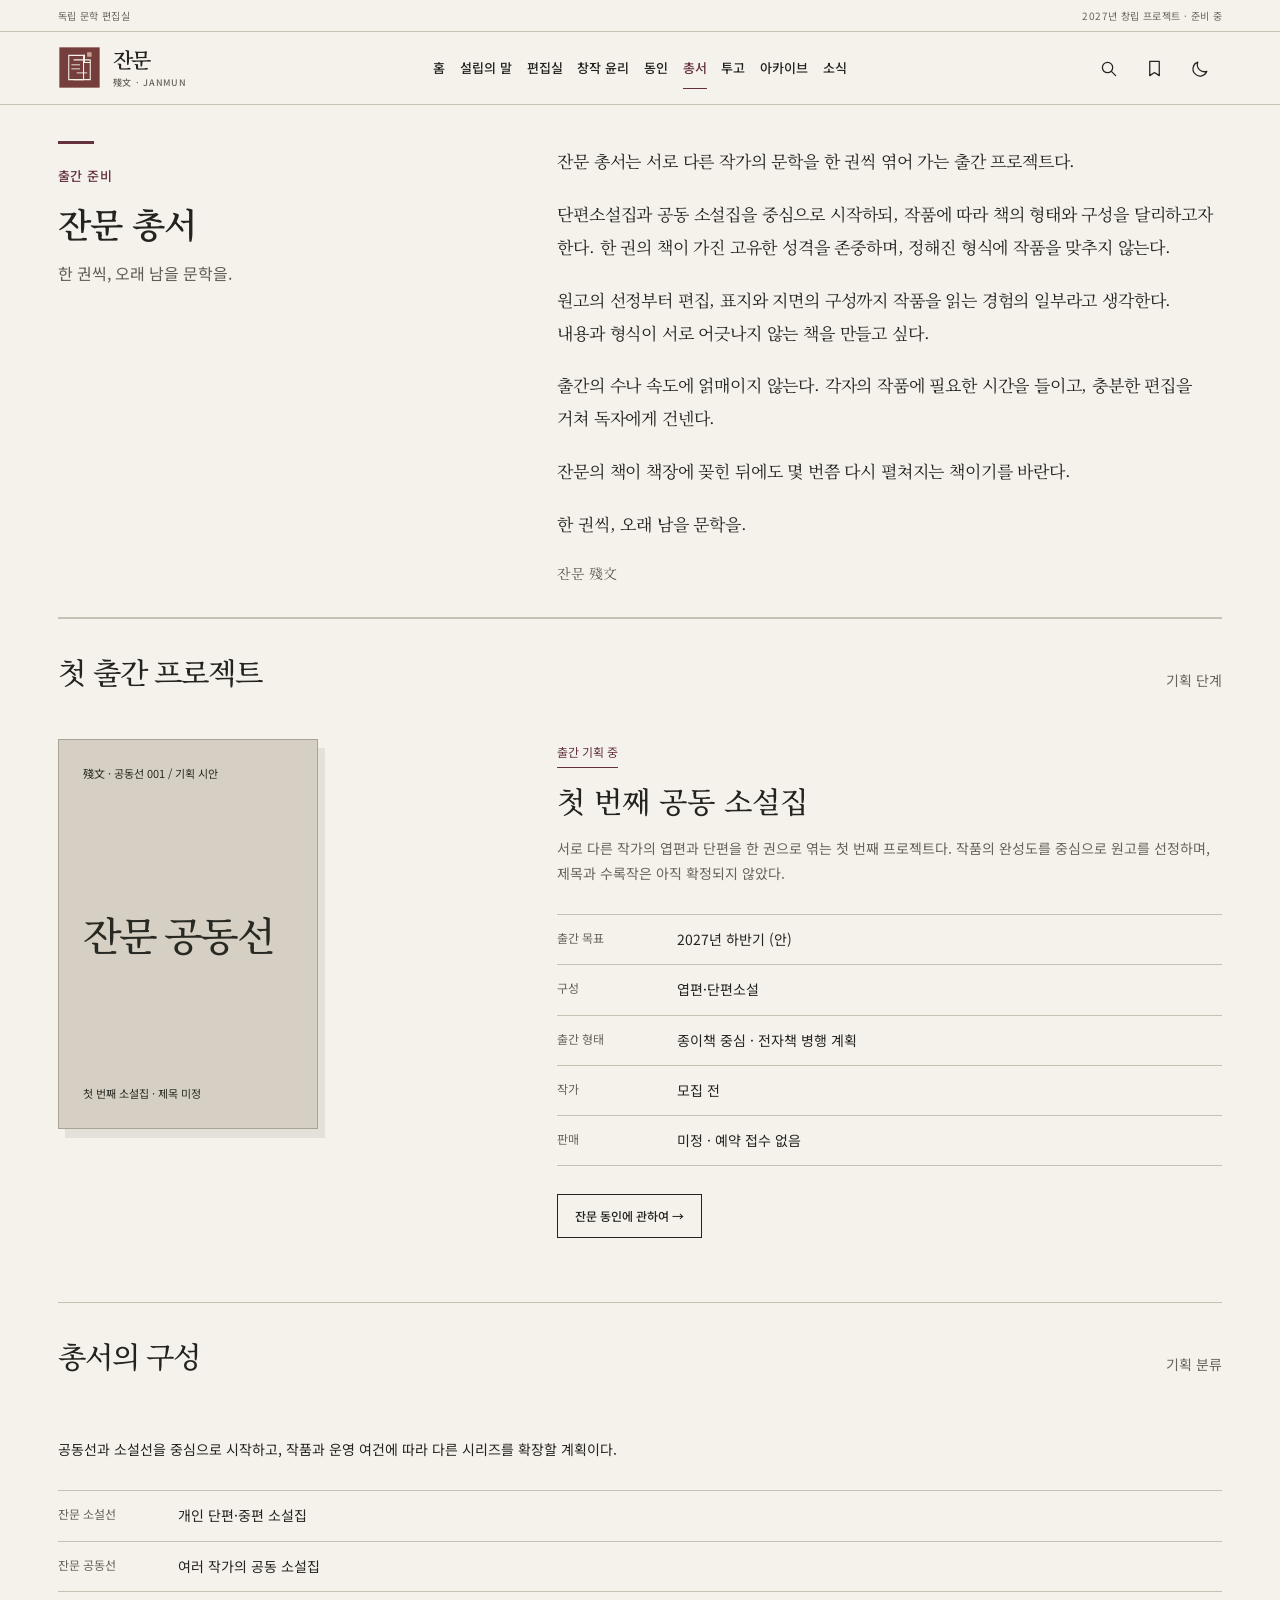
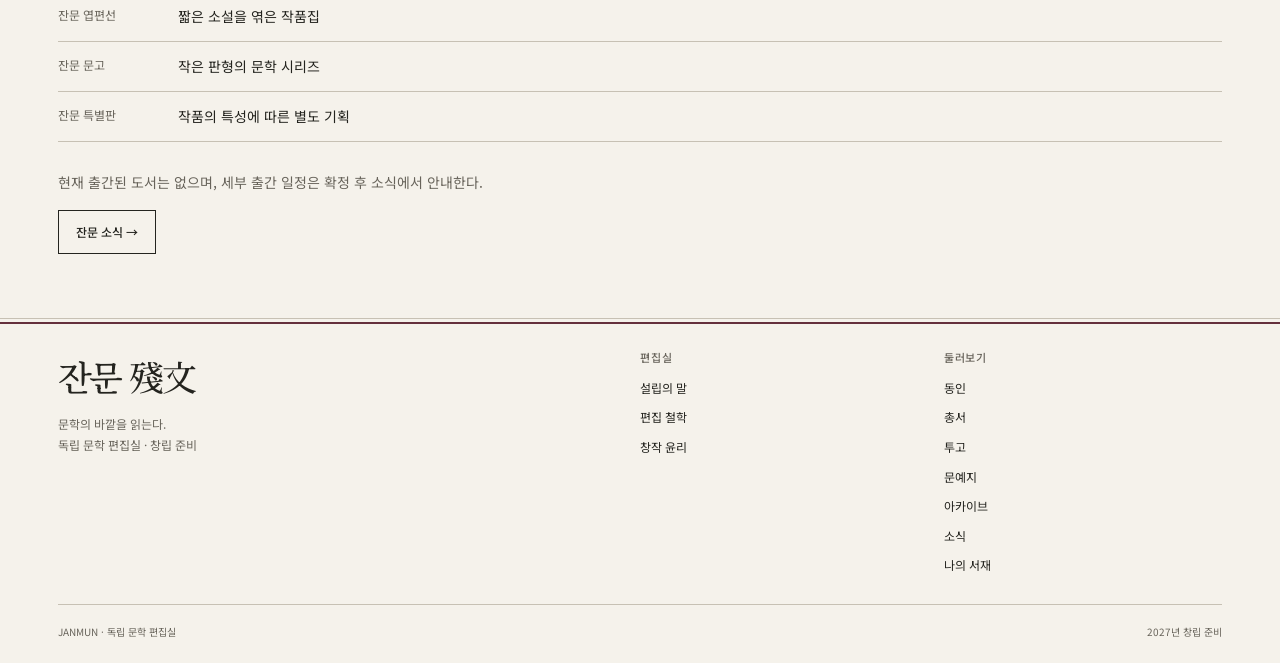
<file: books/index.html>
<!doctype html>
<html lang="ko" data-theme="light" data-site-root="../" data-start-route="books">
  <head>
    <meta charset="utf-8">
    <meta name="viewport" content="width=device-width,initial-scale=1,viewport-fit=cover">
    <meta name="theme-color" content="#f5f2eb">
    <link rel="icon" type="image/svg+xml" href="../assets/janmun-mark.svg">
    <link rel="stylesheet" href="../css/style.css?v=1.0.1">
    <script src="../js/news-data.js?v=0.9.9" defer></script>
    <script src="../js/main.js?v=1.1.0" defer></script>
    <!-- JANMUN SEO BEGIN -->
    <title>잔문 총서 | 소설집 출간 프로젝트</title>
    <meta name="description" content="엽편과 단편소설을 중심으로 한 잔문 총서 및 첫 공동 소설집 기획 안내. 출간 준비 중.">
    <link rel="canonical" href="https://dffxonnb-cyber.github.io/JANMUN/books/">
    <meta name="robots" content="index, follow">
    <meta property="og:type" content="website">
    <meta property="og:site_name" content="잔문 殘文">
    <meta property="og:locale" content="ko_KR">
    <meta property="og:title" content="잔문 총서 | 소설집 출간 프로젝트">
    <meta property="og:description" content="엽편과 단편소설을 중심으로 한 잔문 총서 및 첫 공동 소설집 기획 안내. 출간 준비 중.">
    <meta property="og:url" content="https://dffxonnb-cyber.github.io/JANMUN/books/">
    <meta property="og:image" content="https://dffxonnb-cyber.github.io/JANMUN/assets/share.png">
    <meta property="og:image:width" content="1200">
    <meta property="og:image:height" content="630">
    <meta property="og:image:alt" content="잔문 편집실 로고">
    <meta name="twitter:card" content="summary_large_image">
    <meta name="twitter:title" content="잔문 총서 | 소설집 출간 프로젝트">
    <meta name="twitter:description" content="엽편과 단편소설을 중심으로 한 잔문 총서 및 첫 공동 소설집 기획 안내. 출간 준비 중.">
    <meta name="twitter:image" content="https://dffxonnb-cyber.github.io/JANMUN/assets/share.png">
    <script type="application/ld+json">{"@context":"https://schema.org","@type":"WebPage","name":"잔문 총서 | 소설집 출간 프로젝트","description":"엽편과 단편소설을 중심으로 한 잔문 총서 및 첫 공동 소설집 기획 안내. 출간 준비 중.","url":"https://dffxonnb-cyber.github.io/JANMUN/books/","inLanguage":"ko","isPartOf":{"@id":"https://dffxonnb-cyber.github.io/JANMUN/#website"}}</script>
    <!-- JANMUN SEO END -->
  </head>
  <body>
    <a class="skip" href="#main">본문 바로가기</a>
    <div class="progress" aria-hidden="true">
    </div>
    <div class="utility">
      <div class="shell">
        <span>독립 문학 편집실</span><span>2027년 창립 프로젝트 · 준비 중</span>
      </div>
    </div>
    <header class="mast">
      <div class="shell mast-in">
        <a class="brand" href="../" data-route-link="home" aria-label="잔문 홈"><img class="brand-mark" src="../assets/janmun-mark.svg" alt="" width="43" height="43"><span class="brand-text">잔문<small>殘文 · JANMUN</small></span></a>
        <nav class="nav" id="navigation" aria-label="주 메뉴">
          <a href="../" data-route-link="home">홈</a>
          <a href="../about/" data-route-link="about">설립의 말</a>
          <a href="../editorial/" data-route-link="editorial">편집실</a>
          <a href="../ethics/" data-route-link="ethics">창작 윤리</a>
          <a href="../members/" data-route-link="members">동인</a>
          <a href="../books/" data-route-link="books">총서</a>
          <a href="../submission/" data-route-link="submission">투고</a>
          <a href="../archive/" data-route-link="archive">아카이브</a>
          <a href="../news/" data-route-link="news">소식</a>
        </nav>
        <div class="tools">
          <button class="iconbtn" id="search-open" aria-label="글 검색" title="글 검색"><svg viewBox="0 0 24 24"><circle cx="10.8" cy="10.8" r="6.5"/><path d="m16 16 5 5"/></svg></button>
          <a class="iconbtn" href="../saved/" data-route-link="saved" aria-label="나의 서재" title="나의 서재"><svg viewBox="0 0 24 24"><path d="M6 3h12v18l-6-4-6 4z"/></svg></a>
          <button class="iconbtn" id="theme" aria-label="화면 테마 전환" aria-pressed="false" title="어두운 화면"><svg viewBox="0 0 24 24"><path d="M20 15.5A9 9 0 0 1 8.5 4 9 9 0 1 0 20 15.5Z"/></svg></button>
          <button class="iconbtn mobile" id="mobile" aria-label="메뉴 열기" aria-controls="navigation" aria-expanded="false"><svg viewBox="0 0 24 24"><path d="M3 6h18M3 12h18M3 18h18"/></svg></button>
        </div>
      </div>
    </header>
    <main id="main" tabindex="-1">
      <!-- Home: editorial masthead, lead essay and contents -->
      <template data-janmun-view="home">
      <section class="view shell" id="page-home" hidden>
        <div class="edition-line">
          <span>독립 문학 편집실</span>
          <span class="edition-center">문학의 바깥을 읽는다.</span>
          <span>창립 준비 · 2027</span>
        </div>
        <div class="front-masthead">
          <h1 class="front-title">잔문<span>殘文</span></h1>
          <div class="front-imprint">
            <span>JANMUN</span>
            <span>아직 독자를 만나지 못한 글들에 관하여.</span>
          </div>
        </div>

        <section class="front-feature" aria-labelledby="lead-title">
          <figure class="front-art">
            <div class="founding-plate" role="group" aria-label="잔문의 창립 표제">
              <div class="founding-plate-header">
                <span>殘文</span><span>창립 문서 01</span>
              </div>
              <div class="founding-plate-body">
                <div class="founding-characters" aria-label="미독">
                  <span aria-hidden="true">未</span><span aria-hidden="true">讀</span>
                </div>
                <p class="founding-note"><span>아직</span><span>읽히지</span><span>않은 글.</span></p>
              </div>
              <div class="founding-plate-footer">
                <p>그렇게 만든 책이 누군가의 책장에 오래 남아 있기를 바란다.</p>
                <span class="founding-seal" aria-hidden="true">殘</span>
              </div>
            </div>
            <figcaption><span>미독 未讀</span><span>잔문 편집 그래픽 01</span></figcaption>
          </figure>
          <div class="front-copy">
            <div class="front-kicker"><span>창립 문서</span><span>01 / 04</span></div>
            <h2 id="lead-title">많은 책을 만드는 것보다 한 권의 책을 제대로 만드는 일에 마음을 둔다.</h2>
            <p>잔문은 소설을 읽고, 다듬고, 책으로 만드는 작은 문학 편집실이다.</p>
            <div class="front-actions">
              <a class="primary" href="../about/" data-route-link="about">설립의 말 읽기 <span aria-hidden="true">↗</span></a>
              <a class="textlink" href="../archive/?category=journal" data-route-link="journal">문예지 둘러보기 →</a>
            </div>
          </div>
        </section>

        <div class="home-notice"><span class="eyebrow">편집실 소식</span><a href="../news/founding/" data-route-link="news/founding">잔문은 창립을 준비하고 있다. <span aria-hidden="true">→</span></a></div>
        <div class="resume" id="resume" hidden>
          <div><span class="eyebrow">마지막으로 읽은 글</span><a id="resume-link" href="../archive/" data-route-link="archive"></a></div>
          <button id="resume-clear" type="button">기록 지우기</button>
        </div>

        <div class="front-index">
          <section class="front-contents" aria-labelledby="contents-title">
            <div class="section-top">
              <div><span class="eyebrow">창립 문서 01—04</span><h2 id="contents-title">잔문의 목차</h2></div>
              <a class="textlink" href="../archive/" data-route-link="archive">전체 보기 ↗</a>
            </div>
            <div class="entry-grid">
              <a class="entry" href="../about/" data-route-link="about"><span class="entry-no">01</span><h3>설립의 말</h3><p>문학의 바깥을 읽는 이유<span class="entry-detail" data-entry-meta="about"></span></p><span class="entry-arrow" aria-hidden="true">↗</span></a>
              <a class="entry" href="../editorial/" data-route-link="editorial"><span class="entry-no">02</span><h3>편집 철학</h3><p>무엇을 남길 것인가.<span class="entry-detail" data-entry-meta="editorial"></span></p><span class="entry-arrow" aria-hidden="true">↗</span></a>
              <a class="entry" href="../ethics/" data-route-link="ethics"><span class="entry-no">03</span><h3>창작 윤리</h3><p>완벽함이 아니라 정직함.<span class="entry-detail" data-entry-meta="ethics"></span></p><span class="entry-arrow" aria-hidden="true">↗</span></a>
              <a class="entry" href="../members/" data-route-link="members"><span class="entry-no">04</span><h3>잔문 동인</h3><p>서로의 가장 이른 독자이자, 가장 오래 남는 독자로.<span class="entry-detail" data-entry-meta="members"></span></p><span class="entry-arrow" aria-hidden="true">↗</span></a>
            </div>
          </section>
          <aside class="front-margin">
            <span class="eyebrow">문장 하나</span>
            <blockquote id="front-quote">무엇을 남길 것인가.</blockquote>
            <a id="front-quote-source" href="../editorial/" data-route-link="editorial">편집 철학</a>
            <button class="quiet-button" type="button" id="next-quote">다른 문장 <span aria-hidden="true">↻</span></button>
          </aside>
        </div>

        <section class="front-projects" aria-labelledby="project-title">
          <div class="section-top">
            <div><span class="eyebrow">2027년 창립 프로젝트</span><h2 id="project-title">만들어 가는 것들</h2></div>
          </div>
          <div class="project-grid">
            <a class="project" href="../archive/?category=journal" data-route-link="journal"><span class="eyebrow">01 · 문예지</span><h3>아직 읽히지 않은 글.</h3><p>단편과 엽편, 창작의 기록을 발표할 공간.</p><span class="project-link">문예지 ↗</span></a>
            <a class="project" href="../members/" data-route-link="members"><span class="eyebrow">02 · 동인</span><h3>서로의 첫 독자로.</h3><p>정기 모집으로 함께하는 소규모 온라인 문학 공동체.</p><span class="project-link">동인 소개 ↗</span></a>
            <a class="project" href="../books/" data-route-link="books"><span class="eyebrow">03 · 총서</span><h3>한 권씩, 오래 남을 문학을.</h3><p>첫 공동 소설집을 준비하고 있다.</p><span class="project-link">총서 보기 ↗</span></a>
          </div>
        </section>
        <div class="front-invitation"><div><span class="eyebrow">창작자에게</span><h2>당신의 글을 기다리는 곳.</h2><p>현재 원고 접수와 동인 모집을 준비하고 있다.</p></div><a href="../submission/" data-route-link="submission" class="outline">투고 안내 읽기 ↗</a></div>
      </section>
      </template>
      <template data-janmun-view="about">
      <section class="view shell reading" id="page-about" hidden>
        <div class="crumb">
          <a href="../" data-route-link="home">잔문</a> / <a href="../archive/" data-route-link="archive">아카이브</a> / 설립의 말
        </div>
        <div class="reader-grid">
          <article class="editorial-spread">
            <header class="article-head editorial-heading">
              <p class="eyebrow">잔문 · 창립 문서 01</p>
              <h1>설립의 말</h1>
              <p>문학의 바깥을 읽는 이유</p>
              <div class="reading-meta">
                <span data-reading-time="about"></span><span data-reading-status="about"></span>
              </div>
            </header>
            <div class="prose editorial-copy">
              <p>잔문은 소설을 읽고, 다듬고, 책으로 만드는 작은 문학 편집실이다.</p>
              <p>우리는 작가가 어떤 이력을 가졌는지보다 어떤 글을 쓰는지에 관심이 있다. 인공지능을 활용한 글도, 혼자 힘으로 완성한 글도 그 자체로 읽고자 한다. 창작의 방식은 저마다 다를 수 있지만, 자신의 글을 대하는 태도만큼은 중요하게 생각한다.</p>
              <p>완성된 원고뿐 아니라 아직 고쳐 쓸 여지가 있는 글에도 관심을 기울인다. 작가가 쓰고 싶었던 이야기를 함께 고민하고, 그 사람의 문장을 잃지 않는 방향으로 작품을 다듬고 싶다.</p>
              <p>많은 책을 만드는 것보다 한 권의 책을 제대로 만드는 일에 마음을 둔다.</p>
              <p>그렇게 만든 책이 누군가의 책장에 오래 남아 있기를 바란다.</p>
              <p><strong>문학의 바깥을 읽는다.</strong></p>
              <p>잔문 殘文</p>
            </div>
            <div class="annotation-area">
              <div class="annotation-head"><h2>읽고 남기기</h2><span class="muted">나만의 비공개 기록</span></div>
              <p class="muted">본문의 문장을 선택하거나 아래 버튼으로 문단을 골라 저장하세요.</p>
              <div class="actions"><button class="outline" type="button" data-collect="about">문장 수집</button><button class="outline" type="button" data-note-open="about">독서 메모 쓰기</button><a class="textlink" href="../saved/" data-route-link="saved">나의 서재 ↗</a></div>
              <div class="note-editor" data-note-editor="about" hidden><label>이 글에 대한 메모<textarea rows="4" maxlength="3000" data-note-text="about" placeholder="읽으며 남은 생각을 적어 보세요."></textarea></label><div class="actions"><button class="primary" type="button" data-note-save="about">메모 저장</button><button class="outline" type="button" data-note-close="about">닫기</button></div></div>
            </div>
            <div class="reader-end-controls">
              <button class="outline" type="button" data-read="about" aria-pressed="false">읽음 표시</button><button class="outline" type="button" data-print>인쇄 / PDF 저장</button>
            </div>
            <div class="next-reading">
              <a href="../" data-route-link="home"><small>← 처음으로</small>잔문</a><a href="../editorial/" data-route-link="editorial"><small>다음 글 →</small>편집 철학</a>
            </div>
            <div class="article-end">
              <span>殘</span><a href="../archive/" data-route-link="archive">모든 글 보기 ↗</a>
            </div>
          </article>
        </div>
      </section>
      </template>
      <template data-janmun-view="editorial">
      <section class="view shell reading" id="page-editorial" hidden>
        <div class="crumb">
          <a href="../" data-route-link="home">잔문</a> / <a href="../archive/" data-route-link="archive">아카이브</a> / 편집 철학
        </div>
        <div class="reader-grid">
          <article class="editorial-spread">
            <header class="article-head editorial-heading">
              <p class="eyebrow">잔문 · 창립 문서 02</p>
              <h1>편집 철학</h1>
              <p>무엇을 남길 것인가.</p>
              <div class="reading-meta">
                <span data-reading-time="editorial"></span><span data-reading-status="editorial"></span>
              </div>
            </header>
            <div class="prose editorial-copy">
              <p>잔문은 익숙한 것을 낯설게 바라보는 소설에 관심이 있다.</p>
              <p>특별한 사건이 있어야 좋은 이야기가 되는 것은 아니다. 오래 함께 살아온 사람을 문득 이해할 수 없게 되는 순간이나, 무심코 지나친 일에서 이전과 다른 의미를 발견하는 일도 충분히 소설이 될 수 있다.</p>
              <p>우리는 작품이 다루는 소재보다 그것을 바라보는 작가의 시선을 중요하게 생각한다.</p>
              <p>원고를 살필 때에는 문장의 정확성, 인물의 개연성, 이야기의 구조를 함께 검토한다. 다만 모든 문장이 매끄러워야 한다고 생각하지는 않는다. 작품의 결함과 작가의 개성을 구분하는 것 역시 편집의 몫이기 때문이다.</p>
              <p>고쳐야 할 문장과 고치지 말아야 할 문장 사이에서 충분히 고민한다.</p>
              <p>잔문이라는 이름에는 그러한 뜻도 담겨 있다.</p>
              <p>무엇을 남길 것인가.</p>
              <p>우리가 원고를 읽으며 가장 오래 생각하는 질문이다.</p>
            </div>
            <div class="annotation-area">
              <div class="annotation-head"><h2>읽고 남기기</h2><span class="muted">나만의 비공개 기록</span></div>
              <p class="muted">본문의 문장을 선택하거나 아래 버튼으로 문단을 골라 저장하세요.</p>
              <div class="actions"><button class="outline" type="button" data-collect="editorial">문장 수집</button><button class="outline" type="button" data-note-open="editorial">독서 메모 쓰기</button><a class="textlink" href="../saved/" data-route-link="saved">나의 서재 ↗</a></div>
              <div class="note-editor" data-note-editor="editorial" hidden><label>이 글에 대한 메모<textarea rows="4" maxlength="3000" data-note-text="editorial" placeholder="읽으며 남은 생각을 적어 보세요."></textarea></label><div class="actions"><button class="primary" type="button" data-note-save="editorial">메모 저장</button><button class="outline" type="button" data-note-close="editorial">닫기</button></div></div>
            </div>
            <div class="reader-end-controls">
              <button class="outline" type="button" data-read="editorial" aria-pressed="false">읽음 표시</button><button class="outline" type="button" data-print>인쇄 / PDF 저장</button>
            </div>
            <div class="next-reading">
              <a href="../about/" data-route-link="about"><small>← 이전 글</small>설립의 말</a><a href="../ethics/" data-route-link="ethics"><small>다음 글 →</small>창작 윤리</a>
            </div>
            <div class="article-end">
              <span>殘</span><a href="../archive/" data-route-link="archive">모든 글 보기 ↗</a>
            </div>
          </article>
        </div>
      </section>
      </template>
      <template data-janmun-view="ethics">
      <section class="view shell reading" id="page-ethics" hidden>
        <div class="crumb">
          <a href="../" data-route-link="home">잔문</a> / <a href="../archive/" data-route-link="archive">아카이브</a> / 창작 윤리
        </div>
        <div class="reader-grid">
          <article class="editorial-spread">
            <header class="article-head editorial-heading">
              <p class="eyebrow">잔문 · 창립 문서 03</p>
              <h1>창작 윤리</h1>
              <p>완벽함이 아니라 정직함.</p>
              <div class="reading-meta">
                <span data-reading-time="ethics"></span><span data-reading-status="ethics"></span>
              </div>
            </header>
            <div class="prose editorial-copy">
              <p>창작의 방식은 저마다 다르지만, 작품에 대한 책임까지 달라지는 것은 아니다.</p>
              <p>잔문은 인공지능의 활용을 창작의 결격 사유로 삼지 않는다. 다만 사용한 도구와 그 개입 범위를 사실대로 밝히고, 타인의 저작물과 권리를 존중하는 것을 기본으로 삼는다.</p>
              <p>우리는 모든 문장을 직접 작성했다는 사실만으로 창작의 주체성이 증명된다고 생각하지 않는다. 무엇을 받아들이고 무엇을 거절했는지, 어떤 판단을 거쳐 작품을 완성했는지 역시 창작의 일부다.</p>
              <p>그러나 도구의 도움을 받았다는 사실이 작품의 결함이나 윤리적 문제에 대한 면책 사유가 될 수는 없다. 최종 원고에 대한 판단과 책임은 창작자에게 있다.</p>
              <p>창작의 과정을 숨기지 않는다.<br>타인의 것을 자신의 것으로 내놓지 않는다.<br>자신이 완성한 작품에 책임을 진다.</p>
              <p>잔문이 창작자에게 바라는 것은 완벽함이 아니라 정직함이다.</p>
            </div>
            <div class="annotation-area">
              <div class="annotation-head"><h2>읽고 남기기</h2><span class="muted">나만의 비공개 기록</span></div>
              <p class="muted">본문의 문장을 선택하거나 아래 버튼으로 문단을 골라 저장하세요.</p>
              <div class="actions"><button class="outline" type="button" data-collect="ethics">문장 수집</button><button class="outline" type="button" data-note-open="ethics">독서 메모 쓰기</button><a class="textlink" href="../saved/" data-route-link="saved">나의 서재 ↗</a></div>
              <div class="note-editor" data-note-editor="ethics" hidden><label>이 글에 대한 메모<textarea rows="4" maxlength="3000" data-note-text="ethics" placeholder="읽으며 남은 생각을 적어 보세요."></textarea></label><div class="actions"><button class="primary" type="button" data-note-save="ethics">메모 저장</button><button class="outline" type="button" data-note-close="ethics">닫기</button></div></div>
            </div>
            <div class="reader-end-controls">
              <button class="outline" type="button" data-read="ethics" aria-pressed="false">읽음 표시</button><button class="outline" type="button" data-print>인쇄 / PDF 저장</button>
            </div>
            <div class="next-reading">
              <a href="../editorial/" data-route-link="editorial"><small>← 이전 글</small>편집 철학</a><a href="../members/" data-route-link="members"><small>다음 글 →</small>잔문 동인</a>
            </div>
            <div class="article-end">
              <span>殘</span><a href="../archive/" data-route-link="archive">모든 글 보기 ↗</a>
            </div>
          </article>
        </div>
      </section>
      </template>
      <template data-janmun-view="members">
      <section class="view shell reading" id="page-members" hidden>
        <div class="crumb">
          <a href="../" data-route-link="home">잔문</a> / <a href="../archive/" data-route-link="archive">아카이브</a> / 잔문 동인
        </div>
        <div class="reader-grid">
          <article class="editorial-spread">
            <header class="article-head editorial-heading">
              <p class="eyebrow">잔문 · 창립 문서 04</p>
              <h1>잔문 동인</h1>
              <p>서로의 가장 이른 독자이자, 가장 오래 남는 독자로.</p>
              <div class="reading-meta">
                <span data-reading-time="members"></span><span data-reading-status="members"></span>
              </div>
            </header>
            <div class="prose editorial-copy">
              <p>잔문 동인은 각자의 작품을 쓰고 서로의 문학을 읽는 창작 공동체다.</p>
              <p>정기 모집을 통해 소규모로 구성하며, 온라인을 중심으로 활동한다. 서로의 원고에 충분한 시간을 들이고 지속적인 대화를 나눌 수 있는 규모를 지향한다.</p>
              <p>주요 활동은 원고 합평과 작품 연구, 문학에 관한 토론이다. 완성된 작품은 물론 아직 방향을 찾지 못한 원고도 함께 살핀다. 그 과정에서 발전한 작품을 문예지와 공동 소설집으로 선보이고자 한다.</p>
              <p>서로의 문학적 취향이 같을 필요는 없다. 같은 작품을 읽고 다른 이야기를 나눌 수 있다는 것 역시 함께 읽는 이유 중 하나다.</p>
              <p>합평에서는 막연한 칭찬보다 구체적인 감상을 나눈다. 타인의 문장을 자신의 취향에 맞추기보다 그 문장이 가진 가능성을 살핀다.</p>
              <p>등단이나 출간 경력은 참여의 조건이 아니다. 꾸준히 쓰고 읽으며, 자신의 작품만큼 타인의 작품에도 시간을 내어 줄 수 있는 사람과 함께하고 싶다.</p>
              <p>서로의 가장 이른 독자이자, 가장 오래 남는 독자로.</p>
              <p>잔문 殘文</p>
            </div>
            <div class="annotation-area">
              <div class="annotation-head"><h2>읽고 남기기</h2><span class="muted">나만의 비공개 기록</span></div>
              <p class="muted">본문의 문장을 선택하거나 아래 버튼으로 문단을 골라 저장하세요.</p>
              <div class="actions"><button class="outline" type="button" data-collect="members">문장 수집</button><button class="outline" type="button" data-note-open="members">독서 메모 쓰기</button><a class="textlink" href="../saved/" data-route-link="saved">나의 서재 ↗</a></div>
              <div class="note-editor" data-note-editor="members" hidden><label>이 글에 대한 메모<textarea rows="4" maxlength="3000" data-note-text="members" placeholder="읽으며 남은 생각을 적어 보세요."></textarea></label><div class="actions"><button class="primary" type="button" data-note-save="members">메모 저장</button><button class="outline" type="button" data-note-close="members">닫기</button></div></div>
            </div>
            <div class="reader-end-controls">
              <button class="outline" type="button" data-read="members" aria-pressed="false">읽음 표시</button><button class="outline" type="button" data-print>인쇄 / PDF 저장</button>
            </div>
            <div class="next-reading">
              <a href="../ethics/" data-route-link="ethics"><small>← 이전 글</small>창작 윤리</a><a href="../books/" data-route-link="books"><small>다음으로 →</small>잔문 총서</a>
            </div>
            <div class="article-end">
              <span>殘</span><a href="../archive/" data-route-link="archive">모든 글 보기 ↗</a>
            </div>
          </article>
        </div>
      </section>
      </template>
      <template data-janmun-view="archive">
      <section class="view shell" id="page-archive" hidden>
        <div class="archive-intro editorial-spread">
          <header class="archive-heading editorial-heading">
            <span class="archive-rule" aria-hidden="true"></span>
            <span class="eyebrow">殘文 · 文學記錄</span>
            <h1>아카이브</h1>
            <p>문학이 만들어지고 남겨진 자리.</p>
          </header>
          <div class="archive-intro-copy editorial-copy">
            <p>잔문의 창립 문서부터 작가의 작품, 편집 과정과 문학에 관한 대화까지. 한 편의 글이 완성되기까지의 시간과 그 이후에 남겨진 기록을 모은다.</p>
            <p>잔문이 지나온 시간은 이곳에 쌓인다.</p>
          </div>
        </div>
        <div class="page-body archive-body">
          <div class="archive-controls">
            <div class="archive-categories" role="group" aria-label="기록 분류">
              <button type="button" data-archive-category="all" aria-pressed="true">전체<span data-archive-category-count="all"></span></button>
              <button type="button" data-archive-category="founding" aria-pressed="false">창립 문서<span data-archive-category-count="founding"></span></button>
              <button type="button" data-archive-category="journal" aria-pressed="false">문예지<span data-archive-category-count="journal"></span></button>
              <button type="button" data-archive-category="author" aria-pressed="false">작가 기록<span data-archive-category-count="author"></span></button>
              <button type="button" data-archive-category="editing" aria-pressed="false">편집 기록<span data-archive-category-count="editing"></span></button>
              <button type="button" data-archive-category="criticism" aria-pressed="false">문학 비평<span data-archive-category-count="criticism"></span></button>
              <button type="button" data-archive-category="publication" aria-pressed="false">출간 기록<span data-archive-category-count="publication"></span></button>
              <button type="button" data-archive-category="community" aria-pressed="false">공동체 기록<span data-archive-category-count="community"></span></button>
            </div>
            <div class="searchbar archive-search">
              <input type="search" id="archive-query" placeholder="제목·본문·작가 검색" aria-label="아카이브 검색">
              <select id="archive-filter" aria-label="독서 상태"><option value="all">모든 글</option><option value="saved">저장한 글만</option><option value="unread">읽지 않은 글</option><option value="read">읽은 글</option></select>
              <select id="archive-author" aria-label="작가"><option value="all">모든 작가</option></select>
              <select id="archive-year" aria-label="등록 연도"><option value="all">모든 등록 연도</option></select>
              <select id="archive-sort" aria-label="기록 정렬"><option value="number">기록 번호순</option><option value="newest">최근 등록순</option><option value="oldest">오래된 등록순</option></select>
            </div>
          </div>
          <div class="archive-results-head"><div class="archive-count" id="archive-count" aria-live="polite"></div><a class="textlink" href="../saved/" data-route-link="saved">나의 서재 ↗</a></div>
          <div id="archive-list" class="archive-list"><!-- STATIC archive-list BEGIN --><div class="archive-row"><span class="eyebrow">01</span><a href="../about/" data-route-link="about"><span class="archive-record-meta">창립 문서 · 잔문 · 등록 2026-11-24</span><h3>설립의 말</h3><p>문학의 바깥을 읽는 이유</p></a></div><div class="archive-row"><span class="eyebrow">02</span><a href="../editorial/" data-route-link="editorial"><span class="archive-record-meta">창립 문서 · 잔문 · 등록 2026-11-24</span><h3>편집 철학</h3><p>무엇을 남길 것인가.</p></a></div><div class="archive-row"><span class="eyebrow">03</span><a href="../ethics/" data-route-link="ethics"><span class="archive-record-meta">창립 문서 · 잔문 · 등록 2026-11-24</span><h3>창작 윤리</h3><p>완벽함이 아니라 정직함.</p></a></div><div class="archive-row"><span class="eyebrow">04</span><a href="../members/" data-route-link="members"><span class="archive-record-meta">창립 문서 · 잔문 · 등록 2026-11-24</span><h3>잔문 동인</h3><p>서로의 가장 이른 독자이자, 가장 오래 남는 독자로.</p></a></div><!-- STATIC archive-list END --></div>
          <div class="archive-empty-actions" id="archive-empty-actions" hidden><a class="outline" href="../submission/" data-route-link="submission">투고 안내 →</a></div>
          <p class="archive-footnote">기록의 등록일은 아카이브에 수록한 날짜이며, 최초 집필일이나 발표일과 다를 수 있다. 작가의 미공개 원고와 합평·편집 기록은 동의를 얻은 경우에만 공개한다.</p>
        </div>
      </section>
      </template>
      <template data-janmun-view="saved">
      <section class="view shell" id="page-saved" hidden>
        <div class="editorial-spread library-intro">
          <header class="editorial-heading">
            <span class="editorial-rule" aria-hidden="true"></span>
            <span class="eyebrow">나의 독서 기록</span>
            <h1>나의 서재</h1>
          </header>
          <div class="editorial-copy"><p>읽고, 남기고, 다시 펼쳐 보는 곳. 기록은 이 브라우저에만 저장됩니다.</p></div>
        </div>
        <div class="page-body">
          <div class="library-summary" aria-label="서재 현황">
            <div><strong id="save-count">0</strong><span>저장한 글</span></div>
            <div><strong id="finished-count">0</strong><span>읽은 글</span></div>
            <div><strong id="quote-count">0</strong><span>수집한 문장</span></div>
            <div><strong id="note-count">0</strong><span>독서 메모</span></div>
          </div>
          <div class="library-tabs" role="group" aria-label="서재 분류">
            <button type="button" data-library-tab="saved" aria-pressed="true">보관함</button>
            <button type="button" data-library-tab="quotes" aria-pressed="false">문장 수집</button>
            <button type="button" data-library-tab="notes" aria-pressed="false">독서 메모</button>
            <button type="button" data-library-tab="history" aria-pressed="false">읽은 기록</button>
          </div>
          <div id="library-saved" class="library-panel"><div class="archive-list" id="saved-list"></div><p><a class="outline" href="../archive/" data-route-link="archive">다른 글 찾기 →</a></p></div>
          <div id="library-quotes" class="library-panel" hidden><div id="quote-list" class="archive-list"></div></div>
          <div id="library-notes" class="library-panel" hidden><div id="note-list" class="archive-list"></div></div>
          <div id="library-history" class="library-panel" hidden><div id="history-list" class="archive-list"></div></div>
          <div class="library-export"><p class="muted">기기를 바꾸거나 브라우저 데이터를 삭제하기 전에 기록을 파일로 보관하세요.</p><button type="button" class="outline" id="library-export">서재 기록 내려받기 ↓</button></div>
        </div>
      </section>
      </template>
      <section class="view shell" id="page-books">
        <div class="series-intro editorial-spread">
          <header class="series-heading editorial-heading">
            <span class="series-rule" aria-hidden="true"></span>
            <span class="eyebrow">출간 준비</span>
            <h1>잔문 총서</h1>
            <p>한 권씩, 오래 남을 문학을.</p>
          </header>
          <div class="prose series-copy editorial-copy">
            <p>잔문 총서는 서로 다른 작가의 문학을 한 권씩 엮어 가는 출간 프로젝트다.</p>
            <p>단편소설집과 공동 소설집을 중심으로 시작하되, 작품에 따라 책의 형태와 구성을 달리하고자 한다. 한 권의 책이 가진 고유한 성격을 존중하며, 정해진 형식에 작품을 맞추지 않는다.</p>
            <p>원고의 선정부터 편집, 표지와 지면의 구성까지 작품을 읽는 경험의 일부라고 생각한다. 내용과 형식이 서로 어긋나지 않는 책을 만들고 싶다.</p>
            <p>출간의 수나 속도에 얽매이지 않는다. 각자의 작품에 필요한 시간을 들이고, 충분한 편집을 거쳐 독자에게 건넨다.</p>
            <p>잔문의 책이 책장에 꽂힌 뒤에도 몇 번쯤 다시 펼쳐지는 책이기를 바란다.</p>
            <p>한 권씩, 오래 남을 문학을.</p>
            <p>잔문 殘文</p>
          </div>
        </div>
        <div class="section-top"><h2>첫 출간 프로젝트</h2><span class="muted">기획 단계</span></div>
        <div class="page-body book-layout">
          <div class="book-cover" aria-label="첫 공동 소설집 표지 콘셉트, 제목 미정">
            <span>殘文 · 공동선 001 / 기획 시안</span><strong>잔문 공동선</strong><span>첫 번째 소설집 · 제목 미정</span>
          </div>
          <div class="book-info">
            <span class="status">출간 기획 중</span>
            <h2>첫 번째 공동 소설집</h2>
            <p>서로 다른 작가의 엽편과 단편을 한 권으로 엮는 첫 번째 프로젝트다. 작품의 완성도를 중심으로 원고를 선정하며, 제목과 수록작은 아직 확정되지 않았다.</p>
            <dl class="facts">
              <dt>출간 목표</dt><dd>2027년 하반기 (안)</dd>
              <dt>구성</dt><dd>엽편·단편소설</dd>
              <dt>출간 형태</dt><dd>종이책 중심 · 전자책 병행 계획</dd>
              <dt>작가</dt><dd>모집 전</dd>
              <dt>판매</dt><dd>미정 · 예약 접수 없음</dd>
            </dl>
            <a class="outline" href="../members/" data-route-link="members">잔문 동인에 관하여 →</a>
          </div>
        </div>
        <div class="section-top"><h2>총서의 구성</h2><span class="muted">기획 분류</span></div>
        <div class="page-body">
          <p>공동선과 소설선을 중심으로 시작하고, 작품과 운영 여건에 따라 다른 시리즈를 확장할 계획이다.</p>
          <dl class="facts">
            <dt>잔문 소설선</dt><dd>개인 단편·중편 소설집</dd>
            <dt>잔문 공동선</dt><dd>여러 작가의 공동 소설집</dd>
            <dt>잔문 엽편선</dt><dd>짧은 소설을 엮은 작품집</dd>
            <dt>잔문 문고</dt><dd>작은 판형의 문학 시리즈</dd>
            <dt>잔문 특별판</dt><dd>작품의 특성에 따른 별도 기획</dd>
          </dl>
          <p class="muted">현재 출간된 도서는 없으며, 세부 출간 일정은 확정 후 소식에서 안내한다.</p>
          <a class="outline" href="../news/" data-route-link="news">잔문 소식 →</a>
        </div>
      </section>
      <template data-janmun-view="submission">
      <section class="view shell" id="page-submission" hidden>
        <div class="editorial-spread submission-intro">
          <header class="editorial-heading">
            <span class="editorial-rule" aria-hidden="true"></span>
            <span class="eyebrow">접수 준비</span>
            <h1>투고</h1>
            <p>창작의 방식을 숨기지 않고도 작품을 건넬 수 있는 곳.</p>
          </header>
          <div class="editorial-copy">
            <span class="status">현재 모집 및 원고 접수 준비 중</span>
            <p class="recruit-note">동인 및 작가 모집 일정, 원고 제출 방법, 세부 심사 기준은 확정 후 이 페이지에서 공개합니다.</p>
          </div>
        </div>
        <div class="submission-faq-layout">
          <div class="faq-nav">
            <span class="eyebrow">투고 안내 · Q&amp;A</span>
            <h2>투고에 관하여</h2>
            <p>투고 전에 궁금한 사항을 확인하세요. 세부 접수 기준은 모집 공고에서 확정합니다.</p>
            <div class="faq-filters" role="group" aria-label="질문 분류">
              <button type="button" data-faq-filter="all" aria-pressed="true">전체</button>
              <button type="button" data-faq-filter="eligibility" aria-pressed="false">투고 자격</button>
              <button type="button" data-faq-filter="ai" aria-pressed="false">AI 활용</button>
              <button type="button" data-faq-filter="review" aria-pressed="false">심사 및 편집</button>
              <button type="button" data-faq-filter="rights" aria-pressed="false">비용 및 권리</button>
              <button type="button" data-faq-filter="apply" aria-pressed="false">접수 안내</button>
            </div>
            <p><a class="textlink" href="../ethics/" data-route-link="ethics">창작 윤리 전문 읽기 ↗</a></p>
          </div>
          <div class="faq" id="submission-faq">
            <section class="faq-group" data-faq-group="eligibility" aria-label="투고 자격">
              <h3>투고 자격</h3>
              <details>
                <summary>누구나 투고할 수 있나요?</summary>
                <div class="faq-answer"><p>등단 여부나 출간 경력에 관계없이 투고할 수 있습니다. 처음 소설을 쓰는 분부터 꾸준히 작품 활동을 이어 온 분까지, 창작자의 이력보다 제출한 작품 자체를 중심으로 검토합니다.</p><p>잔문 동인에 소속되어 있지 않아도 투고할 수 있습니다.</p></div>
              </details>
              <details>
                <summary>어떤 작품을 투고할 수 있나요?</summary>
                <div class="faq-answer"><p>엽편소설과 단편소설을 중심으로 원고를 검토할 예정입니다. 특정한 분위기나 주제를 잔문의 취향에 맞추어 작성할 필요는 없습니다.</p><p>중편 및 장편소설의 접수 여부, 분량과 제출 형식은 모집 공고에서 안내합니다.</p></div>
              </details>
              <details>
                <summary>아직 완성하지 못한 원고도 제출할 수 있나요?</summary>
                <div class="faq-answer"><p>정식 출간 투고는 완결된 원고를 원칙으로 준비하고 있습니다. 완결된 원고라도 수정과 발전 가능성을 함께 검토합니다.</p><p>집필 중인 작품에 대한 지속적인 합평을 원하신다면 잔문 동인 활동을 권장합니다.</p></div>
              </details>
              <details>
                <summary>이미 다른 플랫폼에 공개한 작품도 제출할 수 있나요?</summary>
                <div class="faq-answer"><p>개인 블로그나 브런치 등에서 공개한 작품도 기존 계약 및 권리 관계에 문제가 없다면 검토할 수 있는 방향으로 준비하고 있습니다.</p><p>이전에 공개하거나 출간한 이력은 투고 시 밝혀 주시기 바랍니다. 기발표작의 구체적인 접수 기준은 모집 공고에서 확정합니다.</p></div>
              </details>
            </section>
            <section class="faq-group" data-faq-group="ai" aria-label="AI 활용">
              <h3>AI 활용</h3>
              <details>
                <summary>인공지능을 활용한 작품도 투고할 수 있나요?</summary>
                <div class="faq-answer"><p>가능합니다. 소재 발굴, 자료 조사, 이야기의 구조 설계, 초고 작성, 문장 수정 등 창작 과정에서 인공지능을 활용한 작품도 검토 대상입니다.</p><p>다만 인공지능의 개입 과정과 범위를 사실대로 밝히고, 타인의 권리를 존중하며 최종 원고에 대한 책임을 져야 합니다. 활용 여부만으로 작품의 문학적 가치를 판단하지 않습니다.</p></div>
              </details>
              <details>
                <summary>인공지능 활용 내역은 어느 정도까지 공개해야 하나요?</summary>
                <div class="faq-answer"><p>사용한 도구, 활용 목적, 개입한 창작 단계, 최종 작품에 반영된 범위를 설명해 주시면 됩니다. 단순 교정인지 문장 생성이나 사건 구성에도 활용했는지 구분해 주시기 바랍니다.</p><p>정확한 활용 비율을 산출하기 어려운 경우 창작 과정에서 이루어진 판단과 수정 내용을 구체적으로 설명해 주시기 바랍니다. 세부 제출 양식은 모집 공고에서 안내합니다.</p></div>
              </details>
              <details>
                <summary>인공지능을 사용하지 않은 작품도 투고할 수 있나요?</summary>
                <div class="faq-answer"><p>물론입니다. 인공지능은 잔문의 창작자에게 요구되는 도구가 아닙니다. 어떠한 도구를 사용했는지보다 작품에 담긴 창작자의 시선과 문학적 완성도를 중요하게 생각합니다.</p></div>
              </details>
            </section>
            <section class="faq-group" data-faq-group="review" aria-label="심사 및 편집">
              <h3>심사 및 편집</h3>
              <details>
                <summary>원고는 어떤 기준으로 심사하나요?</summary>
                <div class="faq-answer"><p>작가의 이력이나 인지도보다 작품의 문학적 요소를 중심으로 검토합니다. 모두 완벽한 작품만을 찾는 것은 아니며, 작품마다 가진 강점과 발전 가능성을 종합적으로 살핍니다.</p><ul><li>작품의 독창성과 고유한 시선</li><li>문장의 완성도와 표현의 적절성</li><li>인물과 사건의 개연성</li><li>이야기의 구조와 완결성</li><li>작품의 정서적·사유적 깊이</li><li>편집을 통한 발전 가능성</li></ul></div>
              </details>
              <details>
                <summary>투고하면 어떤 과정을 거치게 되나요?</summary>
                <div class="faq-answer"><p>기본 제출 요건과 창작 윤리 준수 여부를 확인한 뒤 작품에 대한 편집 검토를 진행할 예정입니다. 추가 검토가 필요하면 창작 과정에 대한 질문이나 수정 제안을 드릴 수 있습니다.</p><p>최종 출간 여부는 작품 검토, 출간 여건 및 창작자와의 협의를 거쳐 결정합니다. 투고나 동인 참여 자체가 출간을 보장하지는 않습니다.</p></div>
              </details>
              <details>
                <summary>편집 과정에서 원고가 크게 변경될 수도 있나요?</summary>
                <div class="faq-answer"><p>문장, 인물, 사건 및 이야기의 구조에 관한 수정 의견을 제안할 수 있습니다. 다만 작가의 고유한 문체와 작품의 의도를 존중하며, 주요 수정 사항은 창작자와 협의하여 결정하는 것을 원칙으로 합니다.</p></div>
              </details>
            </section>
            <section class="faq-group" data-faq-group="rights" aria-label="비용 및 권리">
              <h3>비용 및 권리</h3>
              <details>
                <summary>투고하거나 출간할 때 비용이 발생하나요?</summary>
                <div class="faq-answer"><p>투고와 원고 심사는 무료로 진행합니다.</p><p>출간 계약이 성립된 작품의 편집 및 제작 비용은 잔문이 부담하며, 창작자에게 도서 구매를 출간의 조건으로 요구하지 않습니다.</p></div>
              </details>
              <details>
                <summary>출간 후 인세는 어떻게 지급되나요?</summary>
                <div class="faq-answer"><p>판매 실적에 따라 인세를 지급합니다. 구체적인 인세율과 산정 방식, 정산 주기는 출간 계약 체결 전에 안내하고 협의합니다.</p><p>공동 소설집의 경우 참여 작가 간 인세 배분 기준도 사전에 협의합니다. 인공지능 활용 여부에 따른 인세 차등은 두지 않습니다.</p></div>
              </details>
              <details>
                <summary>투고한 작품의 저작권은 어떻게 되나요?</summary>
                <div class="faq-answer"><p>원고를 투고하는 것만으로 저작권이나 출판권이 잔문에 이전되지 않습니다.</p><p>출간이 결정된 경우 출판에 필요한 이용 범위와 계약 기간 등의 조건을 별도로 협의합니다. 미출간 원고를 창작자의 동의 없이 공개하거나 출간하지 않습니다.</p></div>
              </details>
            </section>
            <section class="faq-group" data-faq-group="apply" aria-label="접수 안내">
              <h3>접수 안내</h3>
              <details>
                <summary>심사 결과는 언제 받을 수 있나요?</summary>
                <div class="faq-answer"><p>원고 검토 기간과 결과 안내 방식은 모집 공고에서 안내할 예정입니다. 선정 여부와 관계없이 결과를 안내하는 것을 운영 방향으로 삼되, 모든 원고에 개별적인 비평이나 합평을 제공하는 것은 아닙니다.</p></div>
              </details>
              <details>
                <summary>현재 원고를 제출할 수 있나요?</summary>
                <div class="faq-answer"><p>현재 잔문은 첫 원고 접수와 동인 모집을 준비하고 있습니다. 모집 일정과 접수 방법, 제출 서류 및 세부 심사 기준은 확정 후 홈페이지를 통해 공개합니다.</p><p>현재 제공되는 투고 준비 노트는 개인적인 원고 준비를 위한 기능이며, 작성 내용이 잔문에 전송되지는 않습니다.</p></div>
              </details>
            </section>
          </div>
        </div>
        <div class="section-top"><h2>심사 및 출간 절차</h2><span class="muted">운영 예정</span></div>
        <ol class="submission-steps">
          <li><span class="eyebrow">01</span><h3>원고 접수</h3><p>원고 및 창작 과정 확인</p></li>
          <li><span class="eyebrow">02</span><h3>기본 요건 검토</h3><p>제출 요건과 창작 윤리 확인</p></li>
          <li><span class="eyebrow">03</span><h3>작품 심사</h3><p>문학적 완성도와 가능성 검토</p></li>
          <li><span class="eyebrow">04</span><h3>편집 협의</h3><p>필요한 수정 방향 논의</p></li>
          <li><span class="eyebrow">05</span><h3>출간 결정 및 계약</h3><p>출간 여건·권리·인세 조건 합의</p></li>
          <li><span class="eyebrow">06</span><h3>제작 및 출간</h3><p>교정·교열·디자인·제작</p></li>
        </ol>
        <div class="section-top"><h2>투고 준비</h2><span class="muted">접수 기능 아님</span></div>
        <div class="page-body submission-grid submission-prep">
          <div class="submission-checklist">
              <h2>투고 전 확인할 사항</h2>
              <p class="muted">준비용 목록입니다. 아직 확정된 모집 요강은 아닙니다.</p>
              <label><input type="checkbox"> 원고 제목과 필명 정리</label>
              <label><input type="checkbox"> 작품 소개 작성</label>
              <label><input type="checkbox"> 창작 및 AI 활용 과정 정리</label>
              <label><input type="checkbox"> 인용 문장과 타인의 권리 확인</label>
              <label><input type="checkbox"> 최종 원고 파일 별도 보관</label>
            </div>
          <form class="draft" id="draft-form">
            <h2>투고 준비 노트</h2>
            <p class="muted">접수용이 아닌 개인 준비 양식입니다. 입력 내용은 서버로 전송되지 않습니다. 원고 전문이나 개인정보는 입력하지 마세요.</p>
            <label>필명<input name="name" placeholder="활동 필명" maxlength="80" required></label>
            <label>작품명<input name="title" maxlength="150" required></label>
            <label>분야<select name="genre"><option>단편소설</option><option>엽편소설</option><option>기타</option></select></label>
            <label>AI 활용 방식<textarea name="ai" maxlength="2000" placeholder="어떤 과정에서 어떻게 활용했는지, 또는 활용하지 않았음을 기록하세요."></textarea></label>
            <label>작품 소개<textarea name="intro" maxlength="2000" placeholder="작품에 관한 간단한 소개"></textarea></label>
            <div class="actions">
              <button class="primary" type="submit">초안 파일 내려받기 ↓</button><button class="outline" type="reset">초기화</button>
            </div>
          </form>
        </div>
      </section>
      </template>
      <template data-janmun-view="news">
      <section class="view shell" id="page-news" hidden>
        <div class="notice-intro editorial-spread">
          <header class="notice-heading editorial-heading"><span class="notice-rule" aria-hidden="true"></span><span class="eyebrow">殘文 · NOTICE</span><h1>소식</h1><p>잔문의 공식 안내.</p></header>
          <div class="notice-intro-copy editorial-copy"><p>모집과 출간, 행사 및 운영에 관한 소식을 전한다.<br>잔문의 활동 일정과 주요 변경 사항은 이곳에서 확인할 수 있다.</p></div>
        </div>
        <div class="page-body notice-board" id="news-board">
          <div class="notice-categories" role="group" aria-label="소식 분류"><button type="button" data-news-category="all" aria-pressed="true">전체</button><button type="button" data-news-category="notice" aria-pressed="false">공지</button><button type="button" data-news-category="members" aria-pressed="false">동인 모집</button><button type="button" data-news-category="submission" aria-pressed="false">원고 모집</button><button type="button" data-news-category="publication" aria-pressed="false">출간</button><button type="button" data-news-category="events" aria-pressed="false">행사</button><button type="button" data-news-category="operations" aria-pressed="false">운영</button></div>
          <div class="notice-search"><input id="news-query" type="search" placeholder="제목 또는 본문 검색" aria-label="소식 검색"><select id="news-status" aria-label="진행 상태"><option value="all">모든 상태</option><option>안내</option><option>준비 중</option><option>미접수</option><option>기획 중</option><option>모집 중</option><option>모집 마감</option><option>종료</option></select></div>
          <div id="news-pinned" class="notice-pinned"><!-- STATIC news-pinned BEGIN --><div class="notice-pin"><span class="eyebrow">중요 공지</span><a class="notice-pin-title" href="../news/founding/" data-route-link="news/founding">잔문은 창립을 준비하고 있습니다.</a><p>잔문은 소설을 읽고, 다듬고, 책으로 만드는 작은 문학 편집실입니다. 현재 창립 문서와 운영 방향을 정리하고 첫 동인 활동 및 공동 소설집을 기획하고 있습니다.</p><span class="notice-date">2026-11-24</span></div><!-- STATIC news-pinned END --></div>
          <div class="notice-results"><span id="news-count" aria-live="polite"></span><span>최근 등록순</span></div>
          <div class="notice-table-head" aria-hidden="true"><span>분류</span><span>제목</span><span>상태</span><span>게시일</span></div>
          <div id="news-list" class="notice-list"><!-- STATIC news-list BEGIN --><div class="notice-row"><span class="notice-category">운영</span><a class="notice-row-title" href="../news/website/" data-route-link="news/website">잔문 홈페이지 안내</a><span class="notice-state">안내</span><time class="notice-date" datetime="2026-11-24">2026-11-24</time></div><div class="notice-row"><span class="notice-category">동인 모집</span><a class="notice-row-title" href="../news/members-preview/" data-route-link="news/members-preview">잔문 동인 모집 사전 안내</a><span class="notice-state">준비 중</span><time class="notice-date" datetime="2026-11-24">2026-11-24</time></div><div class="notice-row"><span class="notice-category">원고 모집</span><a class="notice-row-title" href="../news/submission-preview/" data-route-link="news/submission-preview">원고 접수에 관한 사전 안내</a><span class="notice-state">미접수</span><time class="notice-date" datetime="2026-11-24">2026-11-24</time></div><div class="notice-row"><span class="notice-category">출간</span><a class="notice-row-title" href="../news/first-anthology/" data-route-link="news/first-anthology">첫 공동 소설집 기획 안내</a><span class="notice-state">기획 중</span><time class="notice-date" datetime="2026-11-24">2026-11-24</time></div><!-- STATIC news-list END --></div>
          <div id="news-pagination" class="notice-pagination" aria-label="공지 목록 페이지"></div>
        </div>
        <article id="news-detail" class="page-body notice-detail" hidden></article>
      </section>
      </template>
      
    </main>
    <footer class="footer">
      <div class="shell">
        <div class="footer-grid">
          <div>
            <a href="../" data-route-link="home" class="footer-brand">잔문 殘文</a>
            <p>문학의 바깥을 읽는다.<br>독립 문학 편집실 · 창립 준비</p>
          </div>
          <div>
            <span class="eyebrow">편집실</span><a href="../about/" data-route-link="about">설립의 말</a><a href="../editorial/" data-route-link="editorial">편집 철학</a><a href="../ethics/" data-route-link="ethics">창작 윤리</a>
          </div>
          <div>
            <span class="eyebrow">둘러보기</span><a href="../members/" data-route-link="members">동인</a><a href="../books/" data-route-link="books">총서</a><a href="../submission/" data-route-link="submission">투고</a><a href="../archive/?category=journal" data-route-link="journal">문예지</a><a href="../archive/" data-route-link="archive">아카이브</a><a href="../news/" data-route-link="news">소식</a><a href="../saved/" data-route-link="saved">나의 서재</a>
          </div>
        </div>
        <div class="footline">
          <span>JANMUN · 독립 문학 편집실</span><span>2027년 창립 준비</span>
        </div>
      </div>
    </footer>
    <nav class="mobile-dock" aria-label="모바일 빠른 탐색">
      <a href="../" data-route-link="home"><svg viewBox="0 0 24 24" aria-hidden="true"><path d="m3 11 9-8 9 8v10h-6v-7H9v7H3z"/></svg><span>홈</span></a>
      <a href="../archive/?category=journal" data-route-link="journal"><svg viewBox="0 0 24 24" aria-hidden="true"><path d="M4 4h7a4 4 0 0 1 1 2 4 4 0 0 1 1-2h7v15h-7l-1 2-1-2H4zM12 6v15"/></svg><span>문예지</span></a>
      <a href="../archive/" data-route-link="archive"><svg viewBox="0 0 24 24" aria-hidden="true"><path d="M4 4h16v4H4zM6 8v12h12V8M10 12h4"/></svg><span>아카이브</span></a>
      <a href="../saved/" data-route-link="saved"><svg viewBox="0 0 24 24" aria-hidden="true"><path d="M6 3h12v18l-6-4-6 4z"/></svg><span>나의 서재</span></a>
    </nav>
    <dialog id="search-dialog" aria-labelledby="search-dialog-title">
      <div class="dialog-head">
        <h2 id="search-dialog-title">잔문의 글 검색</h2>
        <button class="iconbtn" id="search-close" aria-label="검색 닫기">×</button>
      </div>
      <input type="search" id="search-query" class="dialog-search" placeholder="찾고 싶은 문장 또는 제목" aria-label="검색어">
      <p class="search-hint">PC 단축키 Ctrl + K · ESC로 닫기</p>
      <div id="search-results" class="dialog-results" aria-live="polite">
      </div>
    </dialog>
    <dialog id="quote-dialog" aria-labelledby="quote-dialog-title">
      <div class="dialog-head"><h2 id="quote-dialog-title">문장 수집</h2><button class="iconbtn" id="quote-close" type="button" aria-label="닫기">×</button></div>
      <p class="muted">간직하고 싶은 문단을 고르세요.</p><div id="quote-options" class="quote-options"></div>
    </dialog>
    <button class="focus-exit" id="focus-exit" type="button">집중 모드 종료 ×</button>
    <div id="toast" class="toast" role="status" hidden>
    </div>
    <noscript>
      <p class="shell">메뉴와 읽기 기능을 이용하려면 JavaScript를 활성화하세요.</p>
    </noscript>
  </body>
</html>
</file>
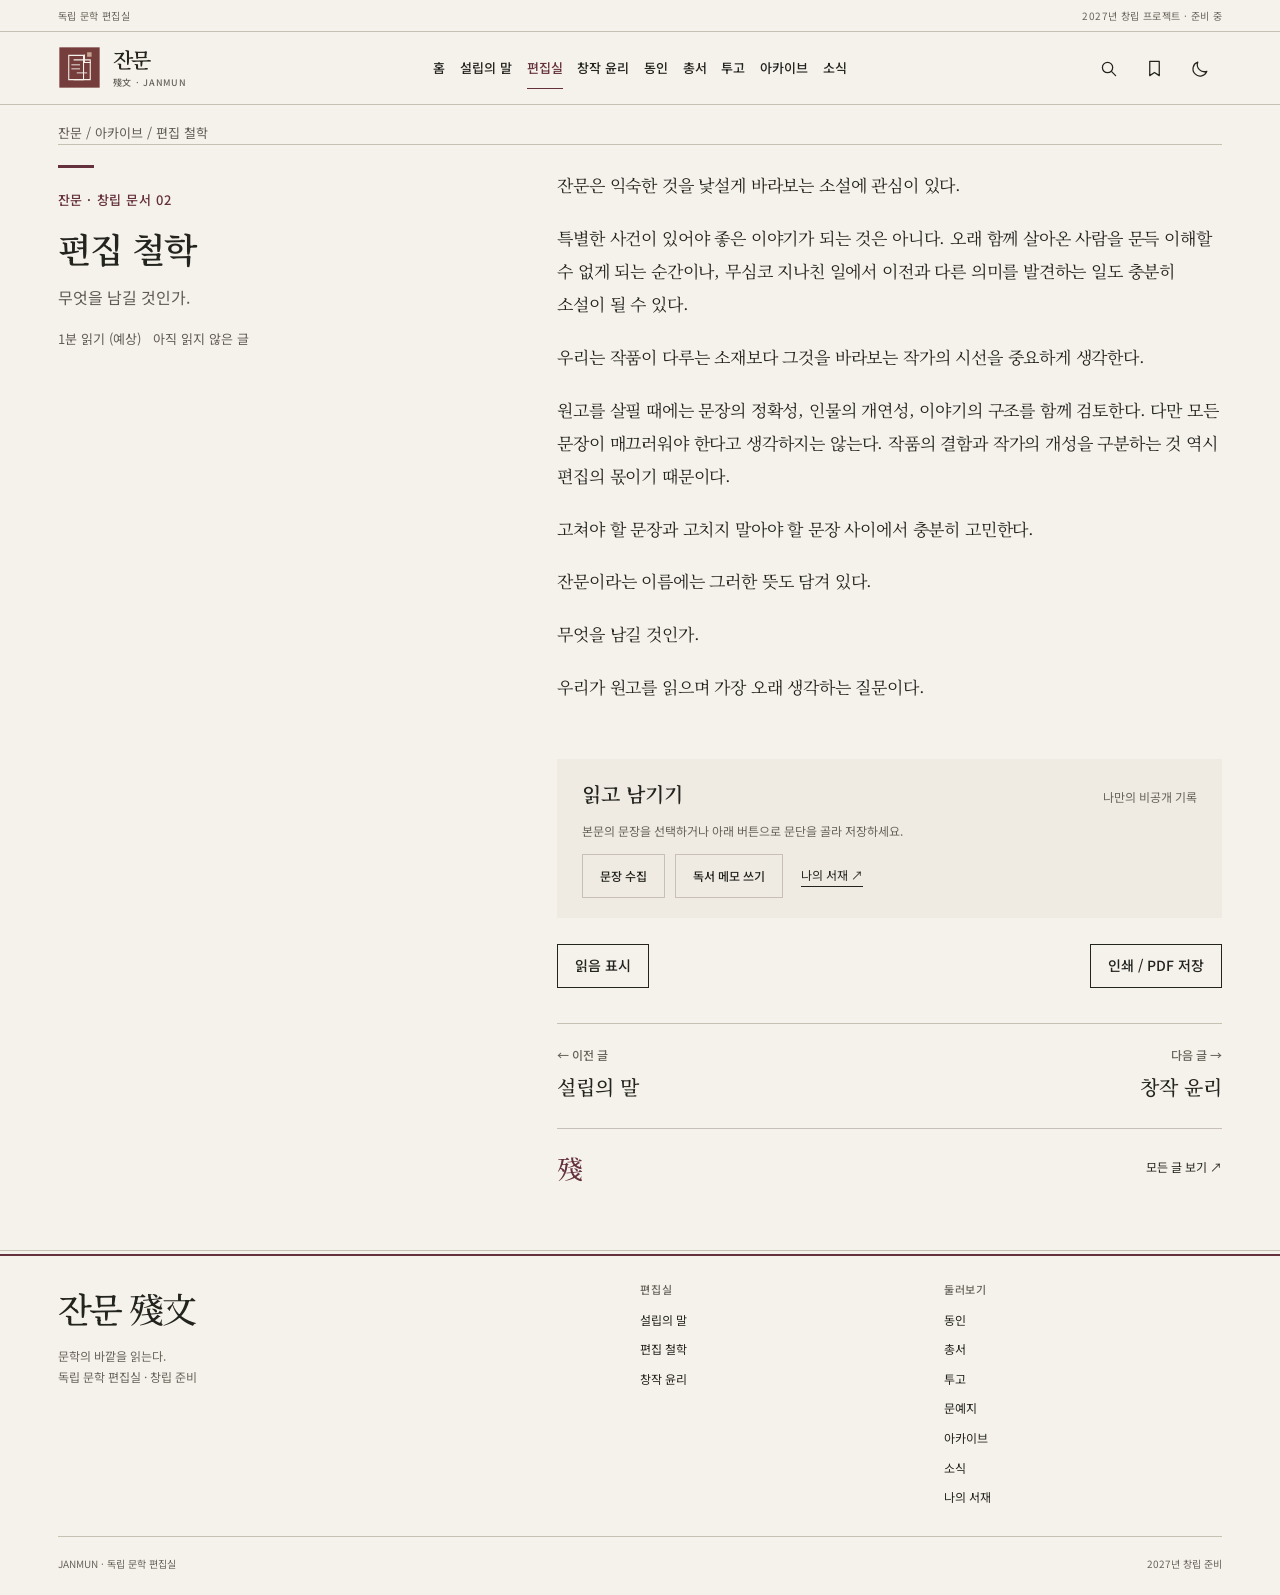
<file: editorial/index.html>
<!doctype html>
<html lang="ko" data-theme="light" data-site-root="../" data-start-route="editorial">
  <head>
    <meta charset="utf-8">
    <meta name="viewport" content="width=device-width,initial-scale=1,viewport-fit=cover">
    <meta name="theme-color" content="#f5f2eb">
    <link rel="icon" type="image/svg+xml" href="../assets/janmun-mark.svg">
    <link rel="stylesheet" href="../css/style.css?v=1.0.1">
    <script src="../js/news-data.js?v=0.9.9" defer></script>
    <script src="../js/main.js?v=1.1.0" defer></script>
    <!-- JANMUN SEO BEGIN -->
    <title>편집 철학 | 잔문 殘文</title>
    <meta name="description" content="무엇을 남길 것인가. 소설의 문장, 인물, 구조와 작가의 고유한 시선을 존중하는 편집 철학.">
    <link rel="canonical" href="https://dffxonnb-cyber.github.io/JANMUN/editorial/">
    <meta name="robots" content="index, follow">
    <meta property="og:type" content="website">
    <meta property="og:site_name" content="잔문 殘文">
    <meta property="og:locale" content="ko_KR">
    <meta property="og:title" content="편집 철학 | 잔문 殘文">
    <meta property="og:description" content="무엇을 남길 것인가. 소설의 문장, 인물, 구조와 작가의 고유한 시선을 존중하는 편집 철학.">
    <meta property="og:url" content="https://dffxonnb-cyber.github.io/JANMUN/editorial/">
    <meta property="og:image" content="https://dffxonnb-cyber.github.io/JANMUN/assets/share.png">
    <meta property="og:image:width" content="1200">
    <meta property="og:image:height" content="630">
    <meta property="og:image:alt" content="잔문 편집실 로고">
    <meta name="twitter:card" content="summary_large_image">
    <meta name="twitter:title" content="편집 철학 | 잔문 殘文">
    <meta name="twitter:description" content="무엇을 남길 것인가. 소설의 문장, 인물, 구조와 작가의 고유한 시선을 존중하는 편집 철학.">
    <meta name="twitter:image" content="https://dffxonnb-cyber.github.io/JANMUN/assets/share.png">
    <script type="application/ld+json">{"@context":"https://schema.org","@type":"WebPage","name":"편집 철학 | 잔문 殘文","description":"무엇을 남길 것인가. 소설의 문장, 인물, 구조와 작가의 고유한 시선을 존중하는 편집 철학.","url":"https://dffxonnb-cyber.github.io/JANMUN/editorial/","inLanguage":"ko","isPartOf":{"@id":"https://dffxonnb-cyber.github.io/JANMUN/#website"}}</script>
    <!-- JANMUN SEO END -->
  </head>
  <body>
    <a class="skip" href="#main">본문 바로가기</a>
    <div class="progress" aria-hidden="true">
    </div>
    <div class="utility">
      <div class="shell">
        <span>독립 문학 편집실</span><span>2027년 창립 프로젝트 · 준비 중</span>
      </div>
    </div>
    <header class="mast">
      <div class="shell mast-in">
        <a class="brand" href="../" data-route-link="home" aria-label="잔문 홈"><img class="brand-mark" src="../assets/janmun-mark.svg" alt="" width="43" height="43"><span class="brand-text">잔문<small>殘文 · JANMUN</small></span></a>
        <nav class="nav" id="navigation" aria-label="주 메뉴">
          <a href="../" data-route-link="home">홈</a>
          <a href="../about/" data-route-link="about">설립의 말</a>
          <a href="../editorial/" data-route-link="editorial">편집실</a>
          <a href="../ethics/" data-route-link="ethics">창작 윤리</a>
          <a href="../members/" data-route-link="members">동인</a>
          <a href="../books/" data-route-link="books">총서</a>
          <a href="../submission/" data-route-link="submission">투고</a>
          <a href="../archive/" data-route-link="archive">아카이브</a>
          <a href="../news/" data-route-link="news">소식</a>
        </nav>
        <div class="tools">
          <button class="iconbtn" id="search-open" aria-label="글 검색" title="글 검색"><svg viewBox="0 0 24 24"><circle cx="10.8" cy="10.8" r="6.5"/><path d="m16 16 5 5"/></svg></button>
          <a class="iconbtn" href="../saved/" data-route-link="saved" aria-label="나의 서재" title="나의 서재"><svg viewBox="0 0 24 24"><path d="M6 3h12v18l-6-4-6 4z"/></svg></a>
          <button class="iconbtn" id="theme" aria-label="화면 테마 전환" aria-pressed="false" title="어두운 화면"><svg viewBox="0 0 24 24"><path d="M20 15.5A9 9 0 0 1 8.5 4 9 9 0 1 0 20 15.5Z"/></svg></button>
          <button class="iconbtn mobile" id="mobile" aria-label="메뉴 열기" aria-controls="navigation" aria-expanded="false"><svg viewBox="0 0 24 24"><path d="M3 6h18M3 12h18M3 18h18"/></svg></button>
        </div>
      </div>
    </header>
    <main id="main" tabindex="-1">
      <!-- Home: editorial masthead, lead essay and contents -->
      <template data-janmun-view="home">
      <section class="view shell" id="page-home" hidden>
        <div class="edition-line">
          <span>독립 문학 편집실</span>
          <span class="edition-center">문학의 바깥을 읽는다.</span>
          <span>창립 준비 · 2027</span>
        </div>
        <div class="front-masthead">
          <h1 class="front-title">잔문<span>殘文</span></h1>
          <div class="front-imprint">
            <span>JANMUN</span>
            <span>아직 독자를 만나지 못한 글들에 관하여.</span>
          </div>
        </div>

        <section class="front-feature" aria-labelledby="lead-title">
          <figure class="front-art">
            <div class="founding-plate" role="group" aria-label="잔문의 창립 표제">
              <div class="founding-plate-header">
                <span>殘文</span><span>창립 문서 01</span>
              </div>
              <div class="founding-plate-body">
                <div class="founding-characters" aria-label="미독">
                  <span aria-hidden="true">未</span><span aria-hidden="true">讀</span>
                </div>
                <p class="founding-note"><span>아직</span><span>읽히지</span><span>않은 글.</span></p>
              </div>
              <div class="founding-plate-footer">
                <p>그렇게 만든 책이 누군가의 책장에 오래 남아 있기를 바란다.</p>
                <span class="founding-seal" aria-hidden="true">殘</span>
              </div>
            </div>
            <figcaption><span>미독 未讀</span><span>잔문 편집 그래픽 01</span></figcaption>
          </figure>
          <div class="front-copy">
            <div class="front-kicker"><span>창립 문서</span><span>01 / 04</span></div>
            <h2 id="lead-title">많은 책을 만드는 것보다 한 권의 책을 제대로 만드는 일에 마음을 둔다.</h2>
            <p>잔문은 소설을 읽고, 다듬고, 책으로 만드는 작은 문학 편집실이다.</p>
            <div class="front-actions">
              <a class="primary" href="../about/" data-route-link="about">설립의 말 읽기 <span aria-hidden="true">↗</span></a>
              <a class="textlink" href="../archive/?category=journal" data-route-link="journal">문예지 둘러보기 →</a>
            </div>
          </div>
        </section>

        <div class="home-notice"><span class="eyebrow">편집실 소식</span><a href="../news/founding/" data-route-link="news/founding">잔문은 창립을 준비하고 있다. <span aria-hidden="true">→</span></a></div>
        <div class="resume" id="resume" hidden>
          <div><span class="eyebrow">마지막으로 읽은 글</span><a id="resume-link" href="../archive/" data-route-link="archive"></a></div>
          <button id="resume-clear" type="button">기록 지우기</button>
        </div>

        <div class="front-index">
          <section class="front-contents" aria-labelledby="contents-title">
            <div class="section-top">
              <div><span class="eyebrow">창립 문서 01—04</span><h2 id="contents-title">잔문의 목차</h2></div>
              <a class="textlink" href="../archive/" data-route-link="archive">전체 보기 ↗</a>
            </div>
            <div class="entry-grid">
              <a class="entry" href="../about/" data-route-link="about"><span class="entry-no">01</span><h3>설립의 말</h3><p>문학의 바깥을 읽는 이유<span class="entry-detail" data-entry-meta="about"></span></p><span class="entry-arrow" aria-hidden="true">↗</span></a>
              <a class="entry" href="../editorial/" data-route-link="editorial"><span class="entry-no">02</span><h3>편집 철학</h3><p>무엇을 남길 것인가.<span class="entry-detail" data-entry-meta="editorial"></span></p><span class="entry-arrow" aria-hidden="true">↗</span></a>
              <a class="entry" href="../ethics/" data-route-link="ethics"><span class="entry-no">03</span><h3>창작 윤리</h3><p>완벽함이 아니라 정직함.<span class="entry-detail" data-entry-meta="ethics"></span></p><span class="entry-arrow" aria-hidden="true">↗</span></a>
              <a class="entry" href="../members/" data-route-link="members"><span class="entry-no">04</span><h3>잔문 동인</h3><p>서로의 가장 이른 독자이자, 가장 오래 남는 독자로.<span class="entry-detail" data-entry-meta="members"></span></p><span class="entry-arrow" aria-hidden="true">↗</span></a>
            </div>
          </section>
          <aside class="front-margin">
            <span class="eyebrow">문장 하나</span>
            <blockquote id="front-quote">무엇을 남길 것인가.</blockquote>
            <a id="front-quote-source" href="../editorial/" data-route-link="editorial">편집 철학</a>
            <button class="quiet-button" type="button" id="next-quote">다른 문장 <span aria-hidden="true">↻</span></button>
          </aside>
        </div>

        <section class="front-projects" aria-labelledby="project-title">
          <div class="section-top">
            <div><span class="eyebrow">2027년 창립 프로젝트</span><h2 id="project-title">만들어 가는 것들</h2></div>
          </div>
          <div class="project-grid">
            <a class="project" href="../archive/?category=journal" data-route-link="journal"><span class="eyebrow">01 · 문예지</span><h3>아직 읽히지 않은 글.</h3><p>단편과 엽편, 창작의 기록을 발표할 공간.</p><span class="project-link">문예지 ↗</span></a>
            <a class="project" href="../members/" data-route-link="members"><span class="eyebrow">02 · 동인</span><h3>서로의 첫 독자로.</h3><p>정기 모집으로 함께하는 소규모 온라인 문학 공동체.</p><span class="project-link">동인 소개 ↗</span></a>
            <a class="project" href="../books/" data-route-link="books"><span class="eyebrow">03 · 총서</span><h3>한 권씩, 오래 남을 문학을.</h3><p>첫 공동 소설집을 준비하고 있다.</p><span class="project-link">총서 보기 ↗</span></a>
          </div>
        </section>
        <div class="front-invitation"><div><span class="eyebrow">창작자에게</span><h2>당신의 글을 기다리는 곳.</h2><p>현재 원고 접수와 동인 모집을 준비하고 있다.</p></div><a href="../submission/" data-route-link="submission" class="outline">투고 안내 읽기 ↗</a></div>
      </section>
      </template>
      <template data-janmun-view="about">
      <section class="view shell reading" id="page-about" hidden>
        <div class="crumb">
          <a href="../" data-route-link="home">잔문</a> / <a href="../archive/" data-route-link="archive">아카이브</a> / 설립의 말
        </div>
        <div class="reader-grid">
          <article class="editorial-spread">
            <header class="article-head editorial-heading">
              <p class="eyebrow">잔문 · 창립 문서 01</p>
              <h1>설립의 말</h1>
              <p>문학의 바깥을 읽는 이유</p>
              <div class="reading-meta">
                <span data-reading-time="about"></span><span data-reading-status="about"></span>
              </div>
            </header>
            <div class="prose editorial-copy">
              <p>잔문은 소설을 읽고, 다듬고, 책으로 만드는 작은 문학 편집실이다.</p>
              <p>우리는 작가가 어떤 이력을 가졌는지보다 어떤 글을 쓰는지에 관심이 있다. 인공지능을 활용한 글도, 혼자 힘으로 완성한 글도 그 자체로 읽고자 한다. 창작의 방식은 저마다 다를 수 있지만, 자신의 글을 대하는 태도만큼은 중요하게 생각한다.</p>
              <p>완성된 원고뿐 아니라 아직 고쳐 쓸 여지가 있는 글에도 관심을 기울인다. 작가가 쓰고 싶었던 이야기를 함께 고민하고, 그 사람의 문장을 잃지 않는 방향으로 작품을 다듬고 싶다.</p>
              <p>많은 책을 만드는 것보다 한 권의 책을 제대로 만드는 일에 마음을 둔다.</p>
              <p>그렇게 만든 책이 누군가의 책장에 오래 남아 있기를 바란다.</p>
              <p><strong>문학의 바깥을 읽는다.</strong></p>
              <p>잔문 殘文</p>
            </div>
            <div class="annotation-area">
              <div class="annotation-head"><h2>읽고 남기기</h2><span class="muted">나만의 비공개 기록</span></div>
              <p class="muted">본문의 문장을 선택하거나 아래 버튼으로 문단을 골라 저장하세요.</p>
              <div class="actions"><button class="outline" type="button" data-collect="about">문장 수집</button><button class="outline" type="button" data-note-open="about">독서 메모 쓰기</button><a class="textlink" href="../saved/" data-route-link="saved">나의 서재 ↗</a></div>
              <div class="note-editor" data-note-editor="about" hidden><label>이 글에 대한 메모<textarea rows="4" maxlength="3000" data-note-text="about" placeholder="읽으며 남은 생각을 적어 보세요."></textarea></label><div class="actions"><button class="primary" type="button" data-note-save="about">메모 저장</button><button class="outline" type="button" data-note-close="about">닫기</button></div></div>
            </div>
            <div class="reader-end-controls">
              <button class="outline" type="button" data-read="about" aria-pressed="false">읽음 표시</button><button class="outline" type="button" data-print>인쇄 / PDF 저장</button>
            </div>
            <div class="next-reading">
              <a href="../" data-route-link="home"><small>← 처음으로</small>잔문</a><a href="../editorial/" data-route-link="editorial"><small>다음 글 →</small>편집 철학</a>
            </div>
            <div class="article-end">
              <span>殘</span><a href="../archive/" data-route-link="archive">모든 글 보기 ↗</a>
            </div>
          </article>
        </div>
      </section>
      </template>
      <section class="view shell reading" id="page-editorial">
        <div class="crumb">
          <a href="../" data-route-link="home">잔문</a> / <a href="../archive/" data-route-link="archive">아카이브</a> / 편집 철학
        </div>
        <div class="reader-grid">
          <article class="editorial-spread">
            <header class="article-head editorial-heading">
              <p class="eyebrow">잔문 · 창립 문서 02</p>
              <h1>편집 철학</h1>
              <p>무엇을 남길 것인가.</p>
              <div class="reading-meta">
                <span data-reading-time="editorial"></span><span data-reading-status="editorial"></span>
              </div>
            </header>
            <div class="prose editorial-copy">
              <p>잔문은 익숙한 것을 낯설게 바라보는 소설에 관심이 있다.</p>
              <p>특별한 사건이 있어야 좋은 이야기가 되는 것은 아니다. 오래 함께 살아온 사람을 문득 이해할 수 없게 되는 순간이나, 무심코 지나친 일에서 이전과 다른 의미를 발견하는 일도 충분히 소설이 될 수 있다.</p>
              <p>우리는 작품이 다루는 소재보다 그것을 바라보는 작가의 시선을 중요하게 생각한다.</p>
              <p>원고를 살필 때에는 문장의 정확성, 인물의 개연성, 이야기의 구조를 함께 검토한다. 다만 모든 문장이 매끄러워야 한다고 생각하지는 않는다. 작품의 결함과 작가의 개성을 구분하는 것 역시 편집의 몫이기 때문이다.</p>
              <p>고쳐야 할 문장과 고치지 말아야 할 문장 사이에서 충분히 고민한다.</p>
              <p>잔문이라는 이름에는 그러한 뜻도 담겨 있다.</p>
              <p>무엇을 남길 것인가.</p>
              <p>우리가 원고를 읽으며 가장 오래 생각하는 질문이다.</p>
            </div>
            <div class="annotation-area">
              <div class="annotation-head"><h2>읽고 남기기</h2><span class="muted">나만의 비공개 기록</span></div>
              <p class="muted">본문의 문장을 선택하거나 아래 버튼으로 문단을 골라 저장하세요.</p>
              <div class="actions"><button class="outline" type="button" data-collect="editorial">문장 수집</button><button class="outline" type="button" data-note-open="editorial">독서 메모 쓰기</button><a class="textlink" href="../saved/" data-route-link="saved">나의 서재 ↗</a></div>
              <div class="note-editor" data-note-editor="editorial" hidden><label>이 글에 대한 메모<textarea rows="4" maxlength="3000" data-note-text="editorial" placeholder="읽으며 남은 생각을 적어 보세요."></textarea></label><div class="actions"><button class="primary" type="button" data-note-save="editorial">메모 저장</button><button class="outline" type="button" data-note-close="editorial">닫기</button></div></div>
            </div>
            <div class="reader-end-controls">
              <button class="outline" type="button" data-read="editorial" aria-pressed="false">읽음 표시</button><button class="outline" type="button" data-print>인쇄 / PDF 저장</button>
            </div>
            <div class="next-reading">
              <a href="../about/" data-route-link="about"><small>← 이전 글</small>설립의 말</a><a href="../ethics/" data-route-link="ethics"><small>다음 글 →</small>창작 윤리</a>
            </div>
            <div class="article-end">
              <span>殘</span><a href="../archive/" data-route-link="archive">모든 글 보기 ↗</a>
            </div>
          </article>
        </div>
      </section>
      <template data-janmun-view="ethics">
      <section class="view shell reading" id="page-ethics" hidden>
        <div class="crumb">
          <a href="../" data-route-link="home">잔문</a> / <a href="../archive/" data-route-link="archive">아카이브</a> / 창작 윤리
        </div>
        <div class="reader-grid">
          <article class="editorial-spread">
            <header class="article-head editorial-heading">
              <p class="eyebrow">잔문 · 창립 문서 03</p>
              <h1>창작 윤리</h1>
              <p>완벽함이 아니라 정직함.</p>
              <div class="reading-meta">
                <span data-reading-time="ethics"></span><span data-reading-status="ethics"></span>
              </div>
            </header>
            <div class="prose editorial-copy">
              <p>창작의 방식은 저마다 다르지만, 작품에 대한 책임까지 달라지는 것은 아니다.</p>
              <p>잔문은 인공지능의 활용을 창작의 결격 사유로 삼지 않는다. 다만 사용한 도구와 그 개입 범위를 사실대로 밝히고, 타인의 저작물과 권리를 존중하는 것을 기본으로 삼는다.</p>
              <p>우리는 모든 문장을 직접 작성했다는 사실만으로 창작의 주체성이 증명된다고 생각하지 않는다. 무엇을 받아들이고 무엇을 거절했는지, 어떤 판단을 거쳐 작품을 완성했는지 역시 창작의 일부다.</p>
              <p>그러나 도구의 도움을 받았다는 사실이 작품의 결함이나 윤리적 문제에 대한 면책 사유가 될 수는 없다. 최종 원고에 대한 판단과 책임은 창작자에게 있다.</p>
              <p>창작의 과정을 숨기지 않는다.<br>타인의 것을 자신의 것으로 내놓지 않는다.<br>자신이 완성한 작품에 책임을 진다.</p>
              <p>잔문이 창작자에게 바라는 것은 완벽함이 아니라 정직함이다.</p>
            </div>
            <div class="annotation-area">
              <div class="annotation-head"><h2>읽고 남기기</h2><span class="muted">나만의 비공개 기록</span></div>
              <p class="muted">본문의 문장을 선택하거나 아래 버튼으로 문단을 골라 저장하세요.</p>
              <div class="actions"><button class="outline" type="button" data-collect="ethics">문장 수집</button><button class="outline" type="button" data-note-open="ethics">독서 메모 쓰기</button><a class="textlink" href="../saved/" data-route-link="saved">나의 서재 ↗</a></div>
              <div class="note-editor" data-note-editor="ethics" hidden><label>이 글에 대한 메모<textarea rows="4" maxlength="3000" data-note-text="ethics" placeholder="읽으며 남은 생각을 적어 보세요."></textarea></label><div class="actions"><button class="primary" type="button" data-note-save="ethics">메모 저장</button><button class="outline" type="button" data-note-close="ethics">닫기</button></div></div>
            </div>
            <div class="reader-end-controls">
              <button class="outline" type="button" data-read="ethics" aria-pressed="false">읽음 표시</button><button class="outline" type="button" data-print>인쇄 / PDF 저장</button>
            </div>
            <div class="next-reading">
              <a href="../editorial/" data-route-link="editorial"><small>← 이전 글</small>편집 철학</a><a href="../members/" data-route-link="members"><small>다음 글 →</small>잔문 동인</a>
            </div>
            <div class="article-end">
              <span>殘</span><a href="../archive/" data-route-link="archive">모든 글 보기 ↗</a>
            </div>
          </article>
        </div>
      </section>
      </template>
      <template data-janmun-view="members">
      <section class="view shell reading" id="page-members" hidden>
        <div class="crumb">
          <a href="../" data-route-link="home">잔문</a> / <a href="../archive/" data-route-link="archive">아카이브</a> / 잔문 동인
        </div>
        <div class="reader-grid">
          <article class="editorial-spread">
            <header class="article-head editorial-heading">
              <p class="eyebrow">잔문 · 창립 문서 04</p>
              <h1>잔문 동인</h1>
              <p>서로의 가장 이른 독자이자, 가장 오래 남는 독자로.</p>
              <div class="reading-meta">
                <span data-reading-time="members"></span><span data-reading-status="members"></span>
              </div>
            </header>
            <div class="prose editorial-copy">
              <p>잔문 동인은 각자의 작품을 쓰고 서로의 문학을 읽는 창작 공동체다.</p>
              <p>정기 모집을 통해 소규모로 구성하며, 온라인을 중심으로 활동한다. 서로의 원고에 충분한 시간을 들이고 지속적인 대화를 나눌 수 있는 규모를 지향한다.</p>
              <p>주요 활동은 원고 합평과 작품 연구, 문학에 관한 토론이다. 완성된 작품은 물론 아직 방향을 찾지 못한 원고도 함께 살핀다. 그 과정에서 발전한 작품을 문예지와 공동 소설집으로 선보이고자 한다.</p>
              <p>서로의 문학적 취향이 같을 필요는 없다. 같은 작품을 읽고 다른 이야기를 나눌 수 있다는 것 역시 함께 읽는 이유 중 하나다.</p>
              <p>합평에서는 막연한 칭찬보다 구체적인 감상을 나눈다. 타인의 문장을 자신의 취향에 맞추기보다 그 문장이 가진 가능성을 살핀다.</p>
              <p>등단이나 출간 경력은 참여의 조건이 아니다. 꾸준히 쓰고 읽으며, 자신의 작품만큼 타인의 작품에도 시간을 내어 줄 수 있는 사람과 함께하고 싶다.</p>
              <p>서로의 가장 이른 독자이자, 가장 오래 남는 독자로.</p>
              <p>잔문 殘文</p>
            </div>
            <div class="annotation-area">
              <div class="annotation-head"><h2>읽고 남기기</h2><span class="muted">나만의 비공개 기록</span></div>
              <p class="muted">본문의 문장을 선택하거나 아래 버튼으로 문단을 골라 저장하세요.</p>
              <div class="actions"><button class="outline" type="button" data-collect="members">문장 수집</button><button class="outline" type="button" data-note-open="members">독서 메모 쓰기</button><a class="textlink" href="../saved/" data-route-link="saved">나의 서재 ↗</a></div>
              <div class="note-editor" data-note-editor="members" hidden><label>이 글에 대한 메모<textarea rows="4" maxlength="3000" data-note-text="members" placeholder="읽으며 남은 생각을 적어 보세요."></textarea></label><div class="actions"><button class="primary" type="button" data-note-save="members">메모 저장</button><button class="outline" type="button" data-note-close="members">닫기</button></div></div>
            </div>
            <div class="reader-end-controls">
              <button class="outline" type="button" data-read="members" aria-pressed="false">읽음 표시</button><button class="outline" type="button" data-print>인쇄 / PDF 저장</button>
            </div>
            <div class="next-reading">
              <a href="../ethics/" data-route-link="ethics"><small>← 이전 글</small>창작 윤리</a><a href="../books/" data-route-link="books"><small>다음으로 →</small>잔문 총서</a>
            </div>
            <div class="article-end">
              <span>殘</span><a href="../archive/" data-route-link="archive">모든 글 보기 ↗</a>
            </div>
          </article>
        </div>
      </section>
      </template>
      <template data-janmun-view="archive">
      <section class="view shell" id="page-archive" hidden>
        <div class="archive-intro editorial-spread">
          <header class="archive-heading editorial-heading">
            <span class="archive-rule" aria-hidden="true"></span>
            <span class="eyebrow">殘文 · 文學記錄</span>
            <h1>아카이브</h1>
            <p>문학이 만들어지고 남겨진 자리.</p>
          </header>
          <div class="archive-intro-copy editorial-copy">
            <p>잔문의 창립 문서부터 작가의 작품, 편집 과정과 문학에 관한 대화까지. 한 편의 글이 완성되기까지의 시간과 그 이후에 남겨진 기록을 모은다.</p>
            <p>잔문이 지나온 시간은 이곳에 쌓인다.</p>
          </div>
        </div>
        <div class="page-body archive-body">
          <div class="archive-controls">
            <div class="archive-categories" role="group" aria-label="기록 분류">
              <button type="button" data-archive-category="all" aria-pressed="true">전체<span data-archive-category-count="all"></span></button>
              <button type="button" data-archive-category="founding" aria-pressed="false">창립 문서<span data-archive-category-count="founding"></span></button>
              <button type="button" data-archive-category="journal" aria-pressed="false">문예지<span data-archive-category-count="journal"></span></button>
              <button type="button" data-archive-category="author" aria-pressed="false">작가 기록<span data-archive-category-count="author"></span></button>
              <button type="button" data-archive-category="editing" aria-pressed="false">편집 기록<span data-archive-category-count="editing"></span></button>
              <button type="button" data-archive-category="criticism" aria-pressed="false">문학 비평<span data-archive-category-count="criticism"></span></button>
              <button type="button" data-archive-category="publication" aria-pressed="false">출간 기록<span data-archive-category-count="publication"></span></button>
              <button type="button" data-archive-category="community" aria-pressed="false">공동체 기록<span data-archive-category-count="community"></span></button>
            </div>
            <div class="searchbar archive-search">
              <input type="search" id="archive-query" placeholder="제목·본문·작가 검색" aria-label="아카이브 검색">
              <select id="archive-filter" aria-label="독서 상태"><option value="all">모든 글</option><option value="saved">저장한 글만</option><option value="unread">읽지 않은 글</option><option value="read">읽은 글</option></select>
              <select id="archive-author" aria-label="작가"><option value="all">모든 작가</option></select>
              <select id="archive-year" aria-label="등록 연도"><option value="all">모든 등록 연도</option></select>
              <select id="archive-sort" aria-label="기록 정렬"><option value="number">기록 번호순</option><option value="newest">최근 등록순</option><option value="oldest">오래된 등록순</option></select>
            </div>
          </div>
          <div class="archive-results-head"><div class="archive-count" id="archive-count" aria-live="polite"></div><a class="textlink" href="../saved/" data-route-link="saved">나의 서재 ↗</a></div>
          <div id="archive-list" class="archive-list"><!-- STATIC archive-list BEGIN --><div class="archive-row"><span class="eyebrow">01</span><a href="../about/" data-route-link="about"><span class="archive-record-meta">창립 문서 · 잔문 · 등록 2026-11-24</span><h3>설립의 말</h3><p>문학의 바깥을 읽는 이유</p></a></div><div class="archive-row"><span class="eyebrow">02</span><a href="../editorial/" data-route-link="editorial"><span class="archive-record-meta">창립 문서 · 잔문 · 등록 2026-11-24</span><h3>편집 철학</h3><p>무엇을 남길 것인가.</p></a></div><div class="archive-row"><span class="eyebrow">03</span><a href="../ethics/" data-route-link="ethics"><span class="archive-record-meta">창립 문서 · 잔문 · 등록 2026-11-24</span><h3>창작 윤리</h3><p>완벽함이 아니라 정직함.</p></a></div><div class="archive-row"><span class="eyebrow">04</span><a href="../members/" data-route-link="members"><span class="archive-record-meta">창립 문서 · 잔문 · 등록 2026-11-24</span><h3>잔문 동인</h3><p>서로의 가장 이른 독자이자, 가장 오래 남는 독자로.</p></a></div><!-- STATIC archive-list END --></div>
          <div class="archive-empty-actions" id="archive-empty-actions" hidden><a class="outline" href="../submission/" data-route-link="submission">투고 안내 →</a></div>
          <p class="archive-footnote">기록의 등록일은 아카이브에 수록한 날짜이며, 최초 집필일이나 발표일과 다를 수 있다. 작가의 미공개 원고와 합평·편집 기록은 동의를 얻은 경우에만 공개한다.</p>
        </div>
      </section>
      </template>
      <template data-janmun-view="saved">
      <section class="view shell" id="page-saved" hidden>
        <div class="editorial-spread library-intro">
          <header class="editorial-heading">
            <span class="editorial-rule" aria-hidden="true"></span>
            <span class="eyebrow">나의 독서 기록</span>
            <h1>나의 서재</h1>
          </header>
          <div class="editorial-copy"><p>읽고, 남기고, 다시 펼쳐 보는 곳. 기록은 이 브라우저에만 저장됩니다.</p></div>
        </div>
        <div class="page-body">
          <div class="library-summary" aria-label="서재 현황">
            <div><strong id="save-count">0</strong><span>저장한 글</span></div>
            <div><strong id="finished-count">0</strong><span>읽은 글</span></div>
            <div><strong id="quote-count">0</strong><span>수집한 문장</span></div>
            <div><strong id="note-count">0</strong><span>독서 메모</span></div>
          </div>
          <div class="library-tabs" role="group" aria-label="서재 분류">
            <button type="button" data-library-tab="saved" aria-pressed="true">보관함</button>
            <button type="button" data-library-tab="quotes" aria-pressed="false">문장 수집</button>
            <button type="button" data-library-tab="notes" aria-pressed="false">독서 메모</button>
            <button type="button" data-library-tab="history" aria-pressed="false">읽은 기록</button>
          </div>
          <div id="library-saved" class="library-panel"><div class="archive-list" id="saved-list"></div><p><a class="outline" href="../archive/" data-route-link="archive">다른 글 찾기 →</a></p></div>
          <div id="library-quotes" class="library-panel" hidden><div id="quote-list" class="archive-list"></div></div>
          <div id="library-notes" class="library-panel" hidden><div id="note-list" class="archive-list"></div></div>
          <div id="library-history" class="library-panel" hidden><div id="history-list" class="archive-list"></div></div>
          <div class="library-export"><p class="muted">기기를 바꾸거나 브라우저 데이터를 삭제하기 전에 기록을 파일로 보관하세요.</p><button type="button" class="outline" id="library-export">서재 기록 내려받기 ↓</button></div>
        </div>
      </section>
      </template>
      <template data-janmun-view="books">
      <section class="view shell" id="page-books" hidden>
        <div class="series-intro editorial-spread">
          <header class="series-heading editorial-heading">
            <span class="series-rule" aria-hidden="true"></span>
            <span class="eyebrow">출간 준비</span>
            <h1>잔문 총서</h1>
            <p>한 권씩, 오래 남을 문학을.</p>
          </header>
          <div class="prose series-copy editorial-copy">
            <p>잔문 총서는 서로 다른 작가의 문학을 한 권씩 엮어 가는 출간 프로젝트다.</p>
            <p>단편소설집과 공동 소설집을 중심으로 시작하되, 작품에 따라 책의 형태와 구성을 달리하고자 한다. 한 권의 책이 가진 고유한 성격을 존중하며, 정해진 형식에 작품을 맞추지 않는다.</p>
            <p>원고의 선정부터 편집, 표지와 지면의 구성까지 작품을 읽는 경험의 일부라고 생각한다. 내용과 형식이 서로 어긋나지 않는 책을 만들고 싶다.</p>
            <p>출간의 수나 속도에 얽매이지 않는다. 각자의 작품에 필요한 시간을 들이고, 충분한 편집을 거쳐 독자에게 건넨다.</p>
            <p>잔문의 책이 책장에 꽂힌 뒤에도 몇 번쯤 다시 펼쳐지는 책이기를 바란다.</p>
            <p>한 권씩, 오래 남을 문학을.</p>
            <p>잔문 殘文</p>
          </div>
        </div>
        <div class="section-top"><h2>첫 출간 프로젝트</h2><span class="muted">기획 단계</span></div>
        <div class="page-body book-layout">
          <div class="book-cover" aria-label="첫 공동 소설집 표지 콘셉트, 제목 미정">
            <span>殘文 · 공동선 001 / 기획 시안</span><strong>잔문 공동선</strong><span>첫 번째 소설집 · 제목 미정</span>
          </div>
          <div class="book-info">
            <span class="status">출간 기획 중</span>
            <h2>첫 번째 공동 소설집</h2>
            <p>서로 다른 작가의 엽편과 단편을 한 권으로 엮는 첫 번째 프로젝트다. 작품의 완성도를 중심으로 원고를 선정하며, 제목과 수록작은 아직 확정되지 않았다.</p>
            <dl class="facts">
              <dt>출간 목표</dt><dd>2027년 하반기 (안)</dd>
              <dt>구성</dt><dd>엽편·단편소설</dd>
              <dt>출간 형태</dt><dd>종이책 중심 · 전자책 병행 계획</dd>
              <dt>작가</dt><dd>모집 전</dd>
              <dt>판매</dt><dd>미정 · 예약 접수 없음</dd>
            </dl>
            <a class="outline" href="../members/" data-route-link="members">잔문 동인에 관하여 →</a>
          </div>
        </div>
        <div class="section-top"><h2>총서의 구성</h2><span class="muted">기획 분류</span></div>
        <div class="page-body">
          <p>공동선과 소설선을 중심으로 시작하고, 작품과 운영 여건에 따라 다른 시리즈를 확장할 계획이다.</p>
          <dl class="facts">
            <dt>잔문 소설선</dt><dd>개인 단편·중편 소설집</dd>
            <dt>잔문 공동선</dt><dd>여러 작가의 공동 소설집</dd>
            <dt>잔문 엽편선</dt><dd>짧은 소설을 엮은 작품집</dd>
            <dt>잔문 문고</dt><dd>작은 판형의 문학 시리즈</dd>
            <dt>잔문 특별판</dt><dd>작품의 특성에 따른 별도 기획</dd>
          </dl>
          <p class="muted">현재 출간된 도서는 없으며, 세부 출간 일정은 확정 후 소식에서 안내한다.</p>
          <a class="outline" href="../news/" data-route-link="news">잔문 소식 →</a>
        </div>
      </section>
      </template>
      <template data-janmun-view="submission">
      <section class="view shell" id="page-submission" hidden>
        <div class="editorial-spread submission-intro">
          <header class="editorial-heading">
            <span class="editorial-rule" aria-hidden="true"></span>
            <span class="eyebrow">접수 준비</span>
            <h1>투고</h1>
            <p>창작의 방식을 숨기지 않고도 작품을 건넬 수 있는 곳.</p>
          </header>
          <div class="editorial-copy">
            <span class="status">현재 모집 및 원고 접수 준비 중</span>
            <p class="recruit-note">동인 및 작가 모집 일정, 원고 제출 방법, 세부 심사 기준은 확정 후 이 페이지에서 공개합니다.</p>
          </div>
        </div>
        <div class="submission-faq-layout">
          <div class="faq-nav">
            <span class="eyebrow">투고 안내 · Q&amp;A</span>
            <h2>투고에 관하여</h2>
            <p>투고 전에 궁금한 사항을 확인하세요. 세부 접수 기준은 모집 공고에서 확정합니다.</p>
            <div class="faq-filters" role="group" aria-label="질문 분류">
              <button type="button" data-faq-filter="all" aria-pressed="true">전체</button>
              <button type="button" data-faq-filter="eligibility" aria-pressed="false">투고 자격</button>
              <button type="button" data-faq-filter="ai" aria-pressed="false">AI 활용</button>
              <button type="button" data-faq-filter="review" aria-pressed="false">심사 및 편집</button>
              <button type="button" data-faq-filter="rights" aria-pressed="false">비용 및 권리</button>
              <button type="button" data-faq-filter="apply" aria-pressed="false">접수 안내</button>
            </div>
            <p><a class="textlink" href="../ethics/" data-route-link="ethics">창작 윤리 전문 읽기 ↗</a></p>
          </div>
          <div class="faq" id="submission-faq">
            <section class="faq-group" data-faq-group="eligibility" aria-label="투고 자격">
              <h3>투고 자격</h3>
              <details>
                <summary>누구나 투고할 수 있나요?</summary>
                <div class="faq-answer"><p>등단 여부나 출간 경력에 관계없이 투고할 수 있습니다. 처음 소설을 쓰는 분부터 꾸준히 작품 활동을 이어 온 분까지, 창작자의 이력보다 제출한 작품 자체를 중심으로 검토합니다.</p><p>잔문 동인에 소속되어 있지 않아도 투고할 수 있습니다.</p></div>
              </details>
              <details>
                <summary>어떤 작품을 투고할 수 있나요?</summary>
                <div class="faq-answer"><p>엽편소설과 단편소설을 중심으로 원고를 검토할 예정입니다. 특정한 분위기나 주제를 잔문의 취향에 맞추어 작성할 필요는 없습니다.</p><p>중편 및 장편소설의 접수 여부, 분량과 제출 형식은 모집 공고에서 안내합니다.</p></div>
              </details>
              <details>
                <summary>아직 완성하지 못한 원고도 제출할 수 있나요?</summary>
                <div class="faq-answer"><p>정식 출간 투고는 완결된 원고를 원칙으로 준비하고 있습니다. 완결된 원고라도 수정과 발전 가능성을 함께 검토합니다.</p><p>집필 중인 작품에 대한 지속적인 합평을 원하신다면 잔문 동인 활동을 권장합니다.</p></div>
              </details>
              <details>
                <summary>이미 다른 플랫폼에 공개한 작품도 제출할 수 있나요?</summary>
                <div class="faq-answer"><p>개인 블로그나 브런치 등에서 공개한 작품도 기존 계약 및 권리 관계에 문제가 없다면 검토할 수 있는 방향으로 준비하고 있습니다.</p><p>이전에 공개하거나 출간한 이력은 투고 시 밝혀 주시기 바랍니다. 기발표작의 구체적인 접수 기준은 모집 공고에서 확정합니다.</p></div>
              </details>
            </section>
            <section class="faq-group" data-faq-group="ai" aria-label="AI 활용">
              <h3>AI 활용</h3>
              <details>
                <summary>인공지능을 활용한 작품도 투고할 수 있나요?</summary>
                <div class="faq-answer"><p>가능합니다. 소재 발굴, 자료 조사, 이야기의 구조 설계, 초고 작성, 문장 수정 등 창작 과정에서 인공지능을 활용한 작품도 검토 대상입니다.</p><p>다만 인공지능의 개입 과정과 범위를 사실대로 밝히고, 타인의 권리를 존중하며 최종 원고에 대한 책임을 져야 합니다. 활용 여부만으로 작품의 문학적 가치를 판단하지 않습니다.</p></div>
              </details>
              <details>
                <summary>인공지능 활용 내역은 어느 정도까지 공개해야 하나요?</summary>
                <div class="faq-answer"><p>사용한 도구, 활용 목적, 개입한 창작 단계, 최종 작품에 반영된 범위를 설명해 주시면 됩니다. 단순 교정인지 문장 생성이나 사건 구성에도 활용했는지 구분해 주시기 바랍니다.</p><p>정확한 활용 비율을 산출하기 어려운 경우 창작 과정에서 이루어진 판단과 수정 내용을 구체적으로 설명해 주시기 바랍니다. 세부 제출 양식은 모집 공고에서 안내합니다.</p></div>
              </details>
              <details>
                <summary>인공지능을 사용하지 않은 작품도 투고할 수 있나요?</summary>
                <div class="faq-answer"><p>물론입니다. 인공지능은 잔문의 창작자에게 요구되는 도구가 아닙니다. 어떠한 도구를 사용했는지보다 작품에 담긴 창작자의 시선과 문학적 완성도를 중요하게 생각합니다.</p></div>
              </details>
            </section>
            <section class="faq-group" data-faq-group="review" aria-label="심사 및 편집">
              <h3>심사 및 편집</h3>
              <details>
                <summary>원고는 어떤 기준으로 심사하나요?</summary>
                <div class="faq-answer"><p>작가의 이력이나 인지도보다 작품의 문학적 요소를 중심으로 검토합니다. 모두 완벽한 작품만을 찾는 것은 아니며, 작품마다 가진 강점과 발전 가능성을 종합적으로 살핍니다.</p><ul><li>작품의 독창성과 고유한 시선</li><li>문장의 완성도와 표현의 적절성</li><li>인물과 사건의 개연성</li><li>이야기의 구조와 완결성</li><li>작품의 정서적·사유적 깊이</li><li>편집을 통한 발전 가능성</li></ul></div>
              </details>
              <details>
                <summary>투고하면 어떤 과정을 거치게 되나요?</summary>
                <div class="faq-answer"><p>기본 제출 요건과 창작 윤리 준수 여부를 확인한 뒤 작품에 대한 편집 검토를 진행할 예정입니다. 추가 검토가 필요하면 창작 과정에 대한 질문이나 수정 제안을 드릴 수 있습니다.</p><p>최종 출간 여부는 작품 검토, 출간 여건 및 창작자와의 협의를 거쳐 결정합니다. 투고나 동인 참여 자체가 출간을 보장하지는 않습니다.</p></div>
              </details>
              <details>
                <summary>편집 과정에서 원고가 크게 변경될 수도 있나요?</summary>
                <div class="faq-answer"><p>문장, 인물, 사건 및 이야기의 구조에 관한 수정 의견을 제안할 수 있습니다. 다만 작가의 고유한 문체와 작품의 의도를 존중하며, 주요 수정 사항은 창작자와 협의하여 결정하는 것을 원칙으로 합니다.</p></div>
              </details>
            </section>
            <section class="faq-group" data-faq-group="rights" aria-label="비용 및 권리">
              <h3>비용 및 권리</h3>
              <details>
                <summary>투고하거나 출간할 때 비용이 발생하나요?</summary>
                <div class="faq-answer"><p>투고와 원고 심사는 무료로 진행합니다.</p><p>출간 계약이 성립된 작품의 편집 및 제작 비용은 잔문이 부담하며, 창작자에게 도서 구매를 출간의 조건으로 요구하지 않습니다.</p></div>
              </details>
              <details>
                <summary>출간 후 인세는 어떻게 지급되나요?</summary>
                <div class="faq-answer"><p>판매 실적에 따라 인세를 지급합니다. 구체적인 인세율과 산정 방식, 정산 주기는 출간 계약 체결 전에 안내하고 협의합니다.</p><p>공동 소설집의 경우 참여 작가 간 인세 배분 기준도 사전에 협의합니다. 인공지능 활용 여부에 따른 인세 차등은 두지 않습니다.</p></div>
              </details>
              <details>
                <summary>투고한 작품의 저작권은 어떻게 되나요?</summary>
                <div class="faq-answer"><p>원고를 투고하는 것만으로 저작권이나 출판권이 잔문에 이전되지 않습니다.</p><p>출간이 결정된 경우 출판에 필요한 이용 범위와 계약 기간 등의 조건을 별도로 협의합니다. 미출간 원고를 창작자의 동의 없이 공개하거나 출간하지 않습니다.</p></div>
              </details>
            </section>
            <section class="faq-group" data-faq-group="apply" aria-label="접수 안내">
              <h3>접수 안내</h3>
              <details>
                <summary>심사 결과는 언제 받을 수 있나요?</summary>
                <div class="faq-answer"><p>원고 검토 기간과 결과 안내 방식은 모집 공고에서 안내할 예정입니다. 선정 여부와 관계없이 결과를 안내하는 것을 운영 방향으로 삼되, 모든 원고에 개별적인 비평이나 합평을 제공하는 것은 아닙니다.</p></div>
              </details>
              <details>
                <summary>현재 원고를 제출할 수 있나요?</summary>
                <div class="faq-answer"><p>현재 잔문은 첫 원고 접수와 동인 모집을 준비하고 있습니다. 모집 일정과 접수 방법, 제출 서류 및 세부 심사 기준은 확정 후 홈페이지를 통해 공개합니다.</p><p>현재 제공되는 투고 준비 노트는 개인적인 원고 준비를 위한 기능이며, 작성 내용이 잔문에 전송되지는 않습니다.</p></div>
              </details>
            </section>
          </div>
        </div>
        <div class="section-top"><h2>심사 및 출간 절차</h2><span class="muted">운영 예정</span></div>
        <ol class="submission-steps">
          <li><span class="eyebrow">01</span><h3>원고 접수</h3><p>원고 및 창작 과정 확인</p></li>
          <li><span class="eyebrow">02</span><h3>기본 요건 검토</h3><p>제출 요건과 창작 윤리 확인</p></li>
          <li><span class="eyebrow">03</span><h3>작품 심사</h3><p>문학적 완성도와 가능성 검토</p></li>
          <li><span class="eyebrow">04</span><h3>편집 협의</h3><p>필요한 수정 방향 논의</p></li>
          <li><span class="eyebrow">05</span><h3>출간 결정 및 계약</h3><p>출간 여건·권리·인세 조건 합의</p></li>
          <li><span class="eyebrow">06</span><h3>제작 및 출간</h3><p>교정·교열·디자인·제작</p></li>
        </ol>
        <div class="section-top"><h2>투고 준비</h2><span class="muted">접수 기능 아님</span></div>
        <div class="page-body submission-grid submission-prep">
          <div class="submission-checklist">
              <h2>투고 전 확인할 사항</h2>
              <p class="muted">준비용 목록입니다. 아직 확정된 모집 요강은 아닙니다.</p>
              <label><input type="checkbox"> 원고 제목과 필명 정리</label>
              <label><input type="checkbox"> 작품 소개 작성</label>
              <label><input type="checkbox"> 창작 및 AI 활용 과정 정리</label>
              <label><input type="checkbox"> 인용 문장과 타인의 권리 확인</label>
              <label><input type="checkbox"> 최종 원고 파일 별도 보관</label>
            </div>
          <form class="draft" id="draft-form">
            <h2>투고 준비 노트</h2>
            <p class="muted">접수용이 아닌 개인 준비 양식입니다. 입력 내용은 서버로 전송되지 않습니다. 원고 전문이나 개인정보는 입력하지 마세요.</p>
            <label>필명<input name="name" placeholder="활동 필명" maxlength="80" required></label>
            <label>작품명<input name="title" maxlength="150" required></label>
            <label>분야<select name="genre"><option>단편소설</option><option>엽편소설</option><option>기타</option></select></label>
            <label>AI 활용 방식<textarea name="ai" maxlength="2000" placeholder="어떤 과정에서 어떻게 활용했는지, 또는 활용하지 않았음을 기록하세요."></textarea></label>
            <label>작품 소개<textarea name="intro" maxlength="2000" placeholder="작품에 관한 간단한 소개"></textarea></label>
            <div class="actions">
              <button class="primary" type="submit">초안 파일 내려받기 ↓</button><button class="outline" type="reset">초기화</button>
            </div>
          </form>
        </div>
      </section>
      </template>
      <template data-janmun-view="news">
      <section class="view shell" id="page-news" hidden>
        <div class="notice-intro editorial-spread">
          <header class="notice-heading editorial-heading"><span class="notice-rule" aria-hidden="true"></span><span class="eyebrow">殘文 · NOTICE</span><h1>소식</h1><p>잔문의 공식 안내.</p></header>
          <div class="notice-intro-copy editorial-copy"><p>모집과 출간, 행사 및 운영에 관한 소식을 전한다.<br>잔문의 활동 일정과 주요 변경 사항은 이곳에서 확인할 수 있다.</p></div>
        </div>
        <div class="page-body notice-board" id="news-board">
          <div class="notice-categories" role="group" aria-label="소식 분류"><button type="button" data-news-category="all" aria-pressed="true">전체</button><button type="button" data-news-category="notice" aria-pressed="false">공지</button><button type="button" data-news-category="members" aria-pressed="false">동인 모집</button><button type="button" data-news-category="submission" aria-pressed="false">원고 모집</button><button type="button" data-news-category="publication" aria-pressed="false">출간</button><button type="button" data-news-category="events" aria-pressed="false">행사</button><button type="button" data-news-category="operations" aria-pressed="false">운영</button></div>
          <div class="notice-search"><input id="news-query" type="search" placeholder="제목 또는 본문 검색" aria-label="소식 검색"><select id="news-status" aria-label="진행 상태"><option value="all">모든 상태</option><option>안내</option><option>준비 중</option><option>미접수</option><option>기획 중</option><option>모집 중</option><option>모집 마감</option><option>종료</option></select></div>
          <div id="news-pinned" class="notice-pinned"><!-- STATIC news-pinned BEGIN --><div class="notice-pin"><span class="eyebrow">중요 공지</span><a class="notice-pin-title" href="../news/founding/" data-route-link="news/founding">잔문은 창립을 준비하고 있습니다.</a><p>잔문은 소설을 읽고, 다듬고, 책으로 만드는 작은 문학 편집실입니다. 현재 창립 문서와 운영 방향을 정리하고 첫 동인 활동 및 공동 소설집을 기획하고 있습니다.</p><span class="notice-date">2026-11-24</span></div><!-- STATIC news-pinned END --></div>
          <div class="notice-results"><span id="news-count" aria-live="polite"></span><span>최근 등록순</span></div>
          <div class="notice-table-head" aria-hidden="true"><span>분류</span><span>제목</span><span>상태</span><span>게시일</span></div>
          <div id="news-list" class="notice-list"><!-- STATIC news-list BEGIN --><div class="notice-row"><span class="notice-category">운영</span><a class="notice-row-title" href="../news/website/" data-route-link="news/website">잔문 홈페이지 안내</a><span class="notice-state">안내</span><time class="notice-date" datetime="2026-11-24">2026-11-24</time></div><div class="notice-row"><span class="notice-category">동인 모집</span><a class="notice-row-title" href="../news/members-preview/" data-route-link="news/members-preview">잔문 동인 모집 사전 안내</a><span class="notice-state">준비 중</span><time class="notice-date" datetime="2026-11-24">2026-11-24</time></div><div class="notice-row"><span class="notice-category">원고 모집</span><a class="notice-row-title" href="../news/submission-preview/" data-route-link="news/submission-preview">원고 접수에 관한 사전 안내</a><span class="notice-state">미접수</span><time class="notice-date" datetime="2026-11-24">2026-11-24</time></div><div class="notice-row"><span class="notice-category">출간</span><a class="notice-row-title" href="../news/first-anthology/" data-route-link="news/first-anthology">첫 공동 소설집 기획 안내</a><span class="notice-state">기획 중</span><time class="notice-date" datetime="2026-11-24">2026-11-24</time></div><!-- STATIC news-list END --></div>
          <div id="news-pagination" class="notice-pagination" aria-label="공지 목록 페이지"></div>
        </div>
        <article id="news-detail" class="page-body notice-detail" hidden></article>
      </section>
      </template>
      
    </main>
    <footer class="footer">
      <div class="shell">
        <div class="footer-grid">
          <div>
            <a href="../" data-route-link="home" class="footer-brand">잔문 殘文</a>
            <p>문학의 바깥을 읽는다.<br>독립 문학 편집실 · 창립 준비</p>
          </div>
          <div>
            <span class="eyebrow">편집실</span><a href="../about/" data-route-link="about">설립의 말</a><a href="../editorial/" data-route-link="editorial">편집 철학</a><a href="../ethics/" data-route-link="ethics">창작 윤리</a>
          </div>
          <div>
            <span class="eyebrow">둘러보기</span><a href="../members/" data-route-link="members">동인</a><a href="../books/" data-route-link="books">총서</a><a href="../submission/" data-route-link="submission">투고</a><a href="../archive/?category=journal" data-route-link="journal">문예지</a><a href="../archive/" data-route-link="archive">아카이브</a><a href="../news/" data-route-link="news">소식</a><a href="../saved/" data-route-link="saved">나의 서재</a>
          </div>
        </div>
        <div class="footline">
          <span>JANMUN · 독립 문학 편집실</span><span>2027년 창립 준비</span>
        </div>
      </div>
    </footer>
    <nav class="mobile-dock" aria-label="모바일 빠른 탐색">
      <a href="../" data-route-link="home"><svg viewBox="0 0 24 24" aria-hidden="true"><path d="m3 11 9-8 9 8v10h-6v-7H9v7H3z"/></svg><span>홈</span></a>
      <a href="../archive/?category=journal" data-route-link="journal"><svg viewBox="0 0 24 24" aria-hidden="true"><path d="M4 4h7a4 4 0 0 1 1 2 4 4 0 0 1 1-2h7v15h-7l-1 2-1-2H4zM12 6v15"/></svg><span>문예지</span></a>
      <a href="../archive/" data-route-link="archive"><svg viewBox="0 0 24 24" aria-hidden="true"><path d="M4 4h16v4H4zM6 8v12h12V8M10 12h4"/></svg><span>아카이브</span></a>
      <a href="../saved/" data-route-link="saved"><svg viewBox="0 0 24 24" aria-hidden="true"><path d="M6 3h12v18l-6-4-6 4z"/></svg><span>나의 서재</span></a>
    </nav>
    <dialog id="search-dialog" aria-labelledby="search-dialog-title">
      <div class="dialog-head">
        <h2 id="search-dialog-title">잔문의 글 검색</h2>
        <button class="iconbtn" id="search-close" aria-label="검색 닫기">×</button>
      </div>
      <input type="search" id="search-query" class="dialog-search" placeholder="찾고 싶은 문장 또는 제목" aria-label="검색어">
      <p class="search-hint">PC 단축키 Ctrl + K · ESC로 닫기</p>
      <div id="search-results" class="dialog-results" aria-live="polite">
      </div>
    </dialog>
    <dialog id="quote-dialog" aria-labelledby="quote-dialog-title">
      <div class="dialog-head"><h2 id="quote-dialog-title">문장 수집</h2><button class="iconbtn" id="quote-close" type="button" aria-label="닫기">×</button></div>
      <p class="muted">간직하고 싶은 문단을 고르세요.</p><div id="quote-options" class="quote-options"></div>
    </dialog>
    <button class="focus-exit" id="focus-exit" type="button">집중 모드 종료 ×</button>
    <div id="toast" class="toast" role="status" hidden>
    </div>
    <noscript>
      <p class="shell">메뉴와 읽기 기능을 이용하려면 JavaScript를 활성화하세요.</p>
    </noscript>
  </body>
</html>
</file>
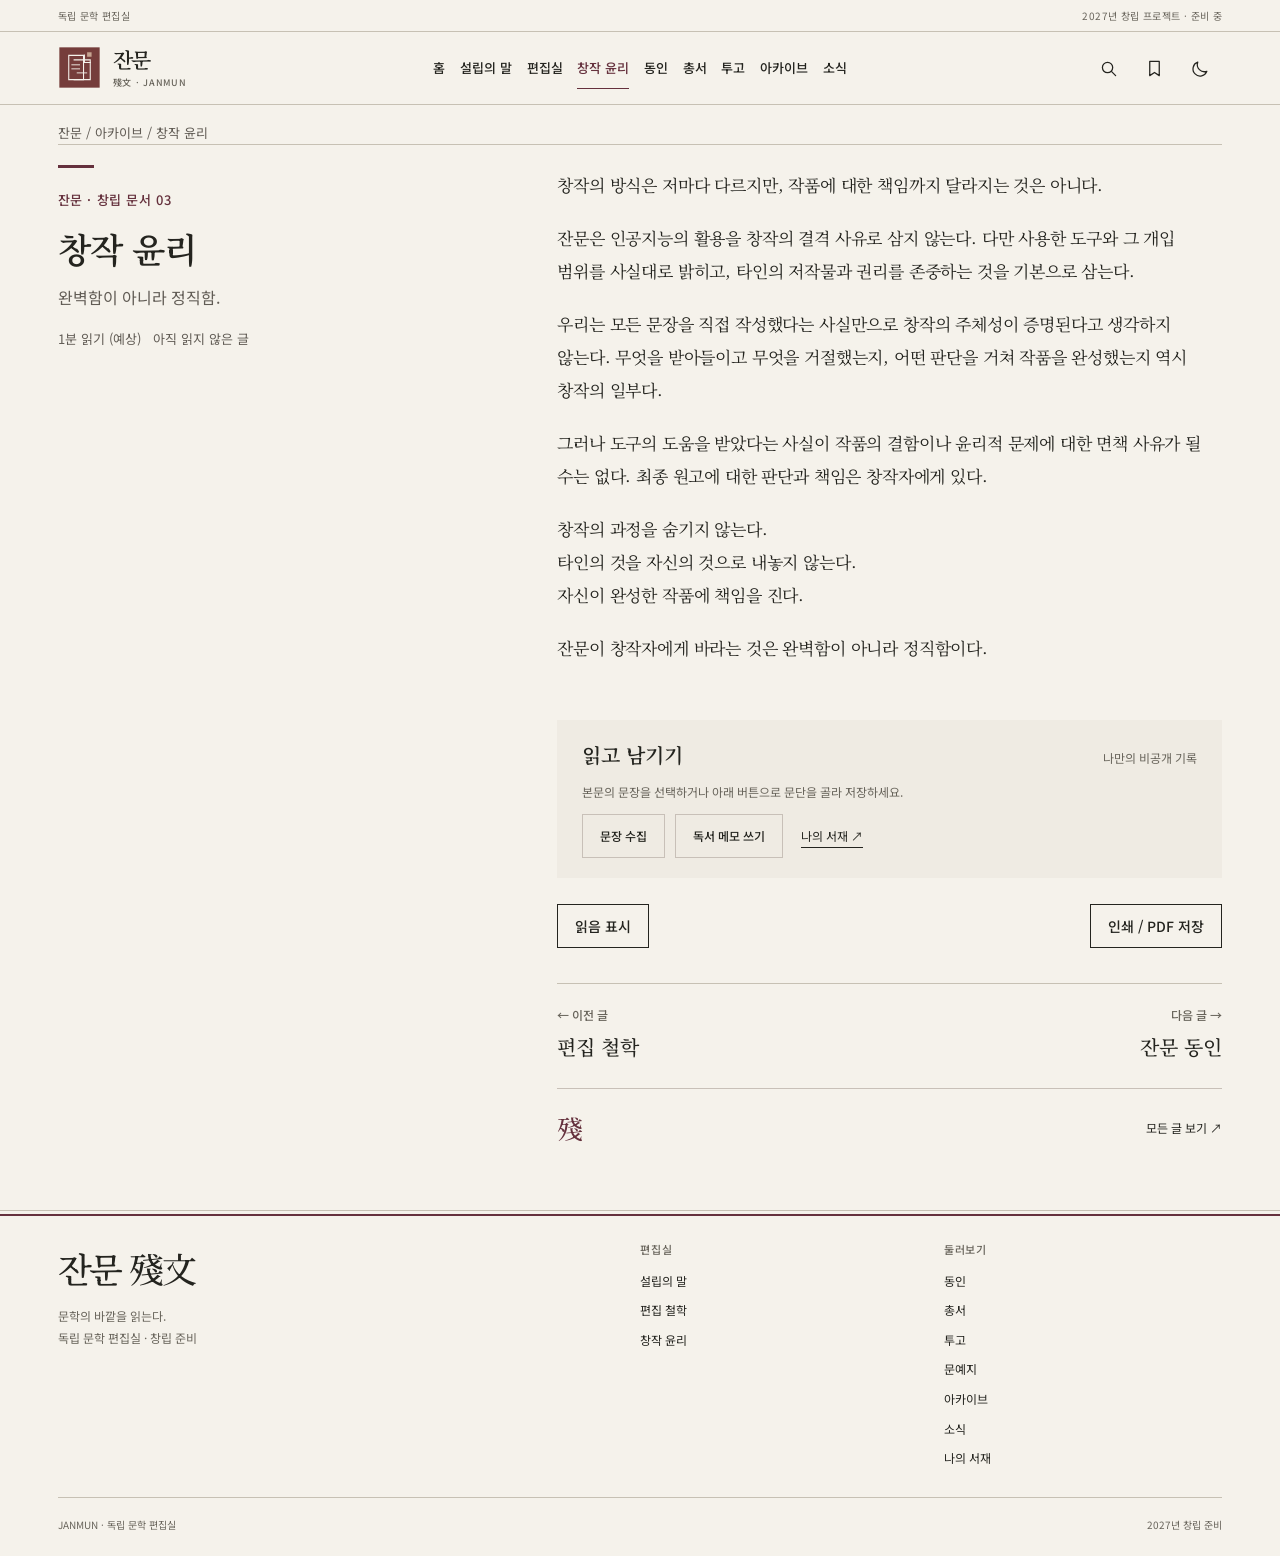
<file: ethics/index.html>
<!doctype html>
<html lang="ko" data-theme="light" data-site-root="../" data-start-route="ethics">
  <head>
    <meta charset="utf-8">
    <meta name="viewport" content="width=device-width,initial-scale=1,viewport-fit=cover">
    <meta name="theme-color" content="#f5f2eb">
    <link rel="icon" type="image/svg+xml" href="../assets/janmun-mark.svg">
    <link rel="stylesheet" href="../css/style.css?v=1.0.1">
    <script src="../js/news-data.js?v=0.9.9" defer></script>
    <script src="../js/main.js?v=1.1.0" defer></script>
    <!-- JANMUN SEO BEGIN -->
    <title>창작 윤리 | 잔문 殘文</title>
    <meta name="description" content="AI 활용 여부와 관계없이 창작 과정의 정직함, 타인의 권리와 최종 원고에 대한 책임을 중요하게 생각한다.">
    <link rel="canonical" href="https://dffxonnb-cyber.github.io/JANMUN/ethics/">
    <meta name="robots" content="index, follow">
    <meta property="og:type" content="website">
    <meta property="og:site_name" content="잔문 殘文">
    <meta property="og:locale" content="ko_KR">
    <meta property="og:title" content="창작 윤리 | 잔문 殘文">
    <meta property="og:description" content="AI 활용 여부와 관계없이 창작 과정의 정직함, 타인의 권리와 최종 원고에 대한 책임을 중요하게 생각한다.">
    <meta property="og:url" content="https://dffxonnb-cyber.github.io/JANMUN/ethics/">
    <meta property="og:image" content="https://dffxonnb-cyber.github.io/JANMUN/assets/share.png">
    <meta property="og:image:width" content="1200">
    <meta property="og:image:height" content="630">
    <meta property="og:image:alt" content="잔문 편집실 로고">
    <meta name="twitter:card" content="summary_large_image">
    <meta name="twitter:title" content="창작 윤리 | 잔문 殘文">
    <meta name="twitter:description" content="AI 활용 여부와 관계없이 창작 과정의 정직함, 타인의 권리와 최종 원고에 대한 책임을 중요하게 생각한다.">
    <meta name="twitter:image" content="https://dffxonnb-cyber.github.io/JANMUN/assets/share.png">
    <script type="application/ld+json">{"@context":"https://schema.org","@type":"WebPage","name":"창작 윤리 | 잔문 殘文","description":"AI 활용 여부와 관계없이 창작 과정의 정직함, 타인의 권리와 최종 원고에 대한 책임을 중요하게 생각한다.","url":"https://dffxonnb-cyber.github.io/JANMUN/ethics/","inLanguage":"ko","isPartOf":{"@id":"https://dffxonnb-cyber.github.io/JANMUN/#website"}}</script>
    <!-- JANMUN SEO END -->
  </head>
  <body>
    <a class="skip" href="#main">본문 바로가기</a>
    <div class="progress" aria-hidden="true">
    </div>
    <div class="utility">
      <div class="shell">
        <span>독립 문학 편집실</span><span>2027년 창립 프로젝트 · 준비 중</span>
      </div>
    </div>
    <header class="mast">
      <div class="shell mast-in">
        <a class="brand" href="../" data-route-link="home" aria-label="잔문 홈"><img class="brand-mark" src="../assets/janmun-mark.svg" alt="" width="43" height="43"><span class="brand-text">잔문<small>殘文 · JANMUN</small></span></a>
        <nav class="nav" id="navigation" aria-label="주 메뉴">
          <a href="../" data-route-link="home">홈</a>
          <a href="../about/" data-route-link="about">설립의 말</a>
          <a href="../editorial/" data-route-link="editorial">편집실</a>
          <a href="../ethics/" data-route-link="ethics">창작 윤리</a>
          <a href="../members/" data-route-link="members">동인</a>
          <a href="../books/" data-route-link="books">총서</a>
          <a href="../submission/" data-route-link="submission">투고</a>
          <a href="../archive/" data-route-link="archive">아카이브</a>
          <a href="../news/" data-route-link="news">소식</a>
        </nav>
        <div class="tools">
          <button class="iconbtn" id="search-open" aria-label="글 검색" title="글 검색"><svg viewBox="0 0 24 24"><circle cx="10.8" cy="10.8" r="6.5"/><path d="m16 16 5 5"/></svg></button>
          <a class="iconbtn" href="../saved/" data-route-link="saved" aria-label="나의 서재" title="나의 서재"><svg viewBox="0 0 24 24"><path d="M6 3h12v18l-6-4-6 4z"/></svg></a>
          <button class="iconbtn" id="theme" aria-label="화면 테마 전환" aria-pressed="false" title="어두운 화면"><svg viewBox="0 0 24 24"><path d="M20 15.5A9 9 0 0 1 8.5 4 9 9 0 1 0 20 15.5Z"/></svg></button>
          <button class="iconbtn mobile" id="mobile" aria-label="메뉴 열기" aria-controls="navigation" aria-expanded="false"><svg viewBox="0 0 24 24"><path d="M3 6h18M3 12h18M3 18h18"/></svg></button>
        </div>
      </div>
    </header>
    <main id="main" tabindex="-1">
      <!-- Home: editorial masthead, lead essay and contents -->
      <template data-janmun-view="home">
      <section class="view shell" id="page-home" hidden>
        <div class="edition-line">
          <span>독립 문학 편집실</span>
          <span class="edition-center">문학의 바깥을 읽는다.</span>
          <span>창립 준비 · 2027</span>
        </div>
        <div class="front-masthead">
          <h1 class="front-title">잔문<span>殘文</span></h1>
          <div class="front-imprint">
            <span>JANMUN</span>
            <span>아직 독자를 만나지 못한 글들에 관하여.</span>
          </div>
        </div>

        <section class="front-feature" aria-labelledby="lead-title">
          <figure class="front-art">
            <div class="founding-plate" role="group" aria-label="잔문의 창립 표제">
              <div class="founding-plate-header">
                <span>殘文</span><span>창립 문서 01</span>
              </div>
              <div class="founding-plate-body">
                <div class="founding-characters" aria-label="미독">
                  <span aria-hidden="true">未</span><span aria-hidden="true">讀</span>
                </div>
                <p class="founding-note"><span>아직</span><span>읽히지</span><span>않은 글.</span></p>
              </div>
              <div class="founding-plate-footer">
                <p>그렇게 만든 책이 누군가의 책장에 오래 남아 있기를 바란다.</p>
                <span class="founding-seal" aria-hidden="true">殘</span>
              </div>
            </div>
            <figcaption><span>미독 未讀</span><span>잔문 편집 그래픽 01</span></figcaption>
          </figure>
          <div class="front-copy">
            <div class="front-kicker"><span>창립 문서</span><span>01 / 04</span></div>
            <h2 id="lead-title">많은 책을 만드는 것보다 한 권의 책을 제대로 만드는 일에 마음을 둔다.</h2>
            <p>잔문은 소설을 읽고, 다듬고, 책으로 만드는 작은 문학 편집실이다.</p>
            <div class="front-actions">
              <a class="primary" href="../about/" data-route-link="about">설립의 말 읽기 <span aria-hidden="true">↗</span></a>
              <a class="textlink" href="../archive/?category=journal" data-route-link="journal">문예지 둘러보기 →</a>
            </div>
          </div>
        </section>

        <div class="home-notice"><span class="eyebrow">편집실 소식</span><a href="../news/founding/" data-route-link="news/founding">잔문은 창립을 준비하고 있다. <span aria-hidden="true">→</span></a></div>
        <div class="resume" id="resume" hidden>
          <div><span class="eyebrow">마지막으로 읽은 글</span><a id="resume-link" href="../archive/" data-route-link="archive"></a></div>
          <button id="resume-clear" type="button">기록 지우기</button>
        </div>

        <div class="front-index">
          <section class="front-contents" aria-labelledby="contents-title">
            <div class="section-top">
              <div><span class="eyebrow">창립 문서 01—04</span><h2 id="contents-title">잔문의 목차</h2></div>
              <a class="textlink" href="../archive/" data-route-link="archive">전체 보기 ↗</a>
            </div>
            <div class="entry-grid">
              <a class="entry" href="../about/" data-route-link="about"><span class="entry-no">01</span><h3>설립의 말</h3><p>문학의 바깥을 읽는 이유<span class="entry-detail" data-entry-meta="about"></span></p><span class="entry-arrow" aria-hidden="true">↗</span></a>
              <a class="entry" href="../editorial/" data-route-link="editorial"><span class="entry-no">02</span><h3>편집 철학</h3><p>무엇을 남길 것인가.<span class="entry-detail" data-entry-meta="editorial"></span></p><span class="entry-arrow" aria-hidden="true">↗</span></a>
              <a class="entry" href="../ethics/" data-route-link="ethics"><span class="entry-no">03</span><h3>창작 윤리</h3><p>완벽함이 아니라 정직함.<span class="entry-detail" data-entry-meta="ethics"></span></p><span class="entry-arrow" aria-hidden="true">↗</span></a>
              <a class="entry" href="../members/" data-route-link="members"><span class="entry-no">04</span><h3>잔문 동인</h3><p>서로의 가장 이른 독자이자, 가장 오래 남는 독자로.<span class="entry-detail" data-entry-meta="members"></span></p><span class="entry-arrow" aria-hidden="true">↗</span></a>
            </div>
          </section>
          <aside class="front-margin">
            <span class="eyebrow">문장 하나</span>
            <blockquote id="front-quote">무엇을 남길 것인가.</blockquote>
            <a id="front-quote-source" href="../editorial/" data-route-link="editorial">편집 철학</a>
            <button class="quiet-button" type="button" id="next-quote">다른 문장 <span aria-hidden="true">↻</span></button>
          </aside>
        </div>

        <section class="front-projects" aria-labelledby="project-title">
          <div class="section-top">
            <div><span class="eyebrow">2027년 창립 프로젝트</span><h2 id="project-title">만들어 가는 것들</h2></div>
          </div>
          <div class="project-grid">
            <a class="project" href="../archive/?category=journal" data-route-link="journal"><span class="eyebrow">01 · 문예지</span><h3>아직 읽히지 않은 글.</h3><p>단편과 엽편, 창작의 기록을 발표할 공간.</p><span class="project-link">문예지 ↗</span></a>
            <a class="project" href="../members/" data-route-link="members"><span class="eyebrow">02 · 동인</span><h3>서로의 첫 독자로.</h3><p>정기 모집으로 함께하는 소규모 온라인 문학 공동체.</p><span class="project-link">동인 소개 ↗</span></a>
            <a class="project" href="../books/" data-route-link="books"><span class="eyebrow">03 · 총서</span><h3>한 권씩, 오래 남을 문학을.</h3><p>첫 공동 소설집을 준비하고 있다.</p><span class="project-link">총서 보기 ↗</span></a>
          </div>
        </section>
        <div class="front-invitation"><div><span class="eyebrow">창작자에게</span><h2>당신의 글을 기다리는 곳.</h2><p>현재 원고 접수와 동인 모집을 준비하고 있다.</p></div><a href="../submission/" data-route-link="submission" class="outline">투고 안내 읽기 ↗</a></div>
      </section>
      </template>
      <template data-janmun-view="about">
      <section class="view shell reading" id="page-about" hidden>
        <div class="crumb">
          <a href="../" data-route-link="home">잔문</a> / <a href="../archive/" data-route-link="archive">아카이브</a> / 설립의 말
        </div>
        <div class="reader-grid">
          <article class="editorial-spread">
            <header class="article-head editorial-heading">
              <p class="eyebrow">잔문 · 창립 문서 01</p>
              <h1>설립의 말</h1>
              <p>문학의 바깥을 읽는 이유</p>
              <div class="reading-meta">
                <span data-reading-time="about"></span><span data-reading-status="about"></span>
              </div>
            </header>
            <div class="prose editorial-copy">
              <p>잔문은 소설을 읽고, 다듬고, 책으로 만드는 작은 문학 편집실이다.</p>
              <p>우리는 작가가 어떤 이력을 가졌는지보다 어떤 글을 쓰는지에 관심이 있다. 인공지능을 활용한 글도, 혼자 힘으로 완성한 글도 그 자체로 읽고자 한다. 창작의 방식은 저마다 다를 수 있지만, 자신의 글을 대하는 태도만큼은 중요하게 생각한다.</p>
              <p>완성된 원고뿐 아니라 아직 고쳐 쓸 여지가 있는 글에도 관심을 기울인다. 작가가 쓰고 싶었던 이야기를 함께 고민하고, 그 사람의 문장을 잃지 않는 방향으로 작품을 다듬고 싶다.</p>
              <p>많은 책을 만드는 것보다 한 권의 책을 제대로 만드는 일에 마음을 둔다.</p>
              <p>그렇게 만든 책이 누군가의 책장에 오래 남아 있기를 바란다.</p>
              <p><strong>문학의 바깥을 읽는다.</strong></p>
              <p>잔문 殘文</p>
            </div>
            <div class="annotation-area">
              <div class="annotation-head"><h2>읽고 남기기</h2><span class="muted">나만의 비공개 기록</span></div>
              <p class="muted">본문의 문장을 선택하거나 아래 버튼으로 문단을 골라 저장하세요.</p>
              <div class="actions"><button class="outline" type="button" data-collect="about">문장 수집</button><button class="outline" type="button" data-note-open="about">독서 메모 쓰기</button><a class="textlink" href="../saved/" data-route-link="saved">나의 서재 ↗</a></div>
              <div class="note-editor" data-note-editor="about" hidden><label>이 글에 대한 메모<textarea rows="4" maxlength="3000" data-note-text="about" placeholder="읽으며 남은 생각을 적어 보세요."></textarea></label><div class="actions"><button class="primary" type="button" data-note-save="about">메모 저장</button><button class="outline" type="button" data-note-close="about">닫기</button></div></div>
            </div>
            <div class="reader-end-controls">
              <button class="outline" type="button" data-read="about" aria-pressed="false">읽음 표시</button><button class="outline" type="button" data-print>인쇄 / PDF 저장</button>
            </div>
            <div class="next-reading">
              <a href="../" data-route-link="home"><small>← 처음으로</small>잔문</a><a href="../editorial/" data-route-link="editorial"><small>다음 글 →</small>편집 철학</a>
            </div>
            <div class="article-end">
              <span>殘</span><a href="../archive/" data-route-link="archive">모든 글 보기 ↗</a>
            </div>
          </article>
        </div>
      </section>
      </template>
      <template data-janmun-view="editorial">
      <section class="view shell reading" id="page-editorial" hidden>
        <div class="crumb">
          <a href="../" data-route-link="home">잔문</a> / <a href="../archive/" data-route-link="archive">아카이브</a> / 편집 철학
        </div>
        <div class="reader-grid">
          <article class="editorial-spread">
            <header class="article-head editorial-heading">
              <p class="eyebrow">잔문 · 창립 문서 02</p>
              <h1>편집 철학</h1>
              <p>무엇을 남길 것인가.</p>
              <div class="reading-meta">
                <span data-reading-time="editorial"></span><span data-reading-status="editorial"></span>
              </div>
            </header>
            <div class="prose editorial-copy">
              <p>잔문은 익숙한 것을 낯설게 바라보는 소설에 관심이 있다.</p>
              <p>특별한 사건이 있어야 좋은 이야기가 되는 것은 아니다. 오래 함께 살아온 사람을 문득 이해할 수 없게 되는 순간이나, 무심코 지나친 일에서 이전과 다른 의미를 발견하는 일도 충분히 소설이 될 수 있다.</p>
              <p>우리는 작품이 다루는 소재보다 그것을 바라보는 작가의 시선을 중요하게 생각한다.</p>
              <p>원고를 살필 때에는 문장의 정확성, 인물의 개연성, 이야기의 구조를 함께 검토한다. 다만 모든 문장이 매끄러워야 한다고 생각하지는 않는다. 작품의 결함과 작가의 개성을 구분하는 것 역시 편집의 몫이기 때문이다.</p>
              <p>고쳐야 할 문장과 고치지 말아야 할 문장 사이에서 충분히 고민한다.</p>
              <p>잔문이라는 이름에는 그러한 뜻도 담겨 있다.</p>
              <p>무엇을 남길 것인가.</p>
              <p>우리가 원고를 읽으며 가장 오래 생각하는 질문이다.</p>
            </div>
            <div class="annotation-area">
              <div class="annotation-head"><h2>읽고 남기기</h2><span class="muted">나만의 비공개 기록</span></div>
              <p class="muted">본문의 문장을 선택하거나 아래 버튼으로 문단을 골라 저장하세요.</p>
              <div class="actions"><button class="outline" type="button" data-collect="editorial">문장 수집</button><button class="outline" type="button" data-note-open="editorial">독서 메모 쓰기</button><a class="textlink" href="../saved/" data-route-link="saved">나의 서재 ↗</a></div>
              <div class="note-editor" data-note-editor="editorial" hidden><label>이 글에 대한 메모<textarea rows="4" maxlength="3000" data-note-text="editorial" placeholder="읽으며 남은 생각을 적어 보세요."></textarea></label><div class="actions"><button class="primary" type="button" data-note-save="editorial">메모 저장</button><button class="outline" type="button" data-note-close="editorial">닫기</button></div></div>
            </div>
            <div class="reader-end-controls">
              <button class="outline" type="button" data-read="editorial" aria-pressed="false">읽음 표시</button><button class="outline" type="button" data-print>인쇄 / PDF 저장</button>
            </div>
            <div class="next-reading">
              <a href="../about/" data-route-link="about"><small>← 이전 글</small>설립의 말</a><a href="../ethics/" data-route-link="ethics"><small>다음 글 →</small>창작 윤리</a>
            </div>
            <div class="article-end">
              <span>殘</span><a href="../archive/" data-route-link="archive">모든 글 보기 ↗</a>
            </div>
          </article>
        </div>
      </section>
      </template>
      <section class="view shell reading" id="page-ethics">
        <div class="crumb">
          <a href="../" data-route-link="home">잔문</a> / <a href="../archive/" data-route-link="archive">아카이브</a> / 창작 윤리
        </div>
        <div class="reader-grid">
          <article class="editorial-spread">
            <header class="article-head editorial-heading">
              <p class="eyebrow">잔문 · 창립 문서 03</p>
              <h1>창작 윤리</h1>
              <p>완벽함이 아니라 정직함.</p>
              <div class="reading-meta">
                <span data-reading-time="ethics"></span><span data-reading-status="ethics"></span>
              </div>
            </header>
            <div class="prose editorial-copy">
              <p>창작의 방식은 저마다 다르지만, 작품에 대한 책임까지 달라지는 것은 아니다.</p>
              <p>잔문은 인공지능의 활용을 창작의 결격 사유로 삼지 않는다. 다만 사용한 도구와 그 개입 범위를 사실대로 밝히고, 타인의 저작물과 권리를 존중하는 것을 기본으로 삼는다.</p>
              <p>우리는 모든 문장을 직접 작성했다는 사실만으로 창작의 주체성이 증명된다고 생각하지 않는다. 무엇을 받아들이고 무엇을 거절했는지, 어떤 판단을 거쳐 작품을 완성했는지 역시 창작의 일부다.</p>
              <p>그러나 도구의 도움을 받았다는 사실이 작품의 결함이나 윤리적 문제에 대한 면책 사유가 될 수는 없다. 최종 원고에 대한 판단과 책임은 창작자에게 있다.</p>
              <p>창작의 과정을 숨기지 않는다.<br>타인의 것을 자신의 것으로 내놓지 않는다.<br>자신이 완성한 작품에 책임을 진다.</p>
              <p>잔문이 창작자에게 바라는 것은 완벽함이 아니라 정직함이다.</p>
            </div>
            <div class="annotation-area">
              <div class="annotation-head"><h2>읽고 남기기</h2><span class="muted">나만의 비공개 기록</span></div>
              <p class="muted">본문의 문장을 선택하거나 아래 버튼으로 문단을 골라 저장하세요.</p>
              <div class="actions"><button class="outline" type="button" data-collect="ethics">문장 수집</button><button class="outline" type="button" data-note-open="ethics">독서 메모 쓰기</button><a class="textlink" href="../saved/" data-route-link="saved">나의 서재 ↗</a></div>
              <div class="note-editor" data-note-editor="ethics" hidden><label>이 글에 대한 메모<textarea rows="4" maxlength="3000" data-note-text="ethics" placeholder="읽으며 남은 생각을 적어 보세요."></textarea></label><div class="actions"><button class="primary" type="button" data-note-save="ethics">메모 저장</button><button class="outline" type="button" data-note-close="ethics">닫기</button></div></div>
            </div>
            <div class="reader-end-controls">
              <button class="outline" type="button" data-read="ethics" aria-pressed="false">읽음 표시</button><button class="outline" type="button" data-print>인쇄 / PDF 저장</button>
            </div>
            <div class="next-reading">
              <a href="../editorial/" data-route-link="editorial"><small>← 이전 글</small>편집 철학</a><a href="../members/" data-route-link="members"><small>다음 글 →</small>잔문 동인</a>
            </div>
            <div class="article-end">
              <span>殘</span><a href="../archive/" data-route-link="archive">모든 글 보기 ↗</a>
            </div>
          </article>
        </div>
      </section>
      <template data-janmun-view="members">
      <section class="view shell reading" id="page-members" hidden>
        <div class="crumb">
          <a href="../" data-route-link="home">잔문</a> / <a href="../archive/" data-route-link="archive">아카이브</a> / 잔문 동인
        </div>
        <div class="reader-grid">
          <article class="editorial-spread">
            <header class="article-head editorial-heading">
              <p class="eyebrow">잔문 · 창립 문서 04</p>
              <h1>잔문 동인</h1>
              <p>서로의 가장 이른 독자이자, 가장 오래 남는 독자로.</p>
              <div class="reading-meta">
                <span data-reading-time="members"></span><span data-reading-status="members"></span>
              </div>
            </header>
            <div class="prose editorial-copy">
              <p>잔문 동인은 각자의 작품을 쓰고 서로의 문학을 읽는 창작 공동체다.</p>
              <p>정기 모집을 통해 소규모로 구성하며, 온라인을 중심으로 활동한다. 서로의 원고에 충분한 시간을 들이고 지속적인 대화를 나눌 수 있는 규모를 지향한다.</p>
              <p>주요 활동은 원고 합평과 작품 연구, 문학에 관한 토론이다. 완성된 작품은 물론 아직 방향을 찾지 못한 원고도 함께 살핀다. 그 과정에서 발전한 작품을 문예지와 공동 소설집으로 선보이고자 한다.</p>
              <p>서로의 문학적 취향이 같을 필요는 없다. 같은 작품을 읽고 다른 이야기를 나눌 수 있다는 것 역시 함께 읽는 이유 중 하나다.</p>
              <p>합평에서는 막연한 칭찬보다 구체적인 감상을 나눈다. 타인의 문장을 자신의 취향에 맞추기보다 그 문장이 가진 가능성을 살핀다.</p>
              <p>등단이나 출간 경력은 참여의 조건이 아니다. 꾸준히 쓰고 읽으며, 자신의 작품만큼 타인의 작품에도 시간을 내어 줄 수 있는 사람과 함께하고 싶다.</p>
              <p>서로의 가장 이른 독자이자, 가장 오래 남는 독자로.</p>
              <p>잔문 殘文</p>
            </div>
            <div class="annotation-area">
              <div class="annotation-head"><h2>읽고 남기기</h2><span class="muted">나만의 비공개 기록</span></div>
              <p class="muted">본문의 문장을 선택하거나 아래 버튼으로 문단을 골라 저장하세요.</p>
              <div class="actions"><button class="outline" type="button" data-collect="members">문장 수집</button><button class="outline" type="button" data-note-open="members">독서 메모 쓰기</button><a class="textlink" href="../saved/" data-route-link="saved">나의 서재 ↗</a></div>
              <div class="note-editor" data-note-editor="members" hidden><label>이 글에 대한 메모<textarea rows="4" maxlength="3000" data-note-text="members" placeholder="읽으며 남은 생각을 적어 보세요."></textarea></label><div class="actions"><button class="primary" type="button" data-note-save="members">메모 저장</button><button class="outline" type="button" data-note-close="members">닫기</button></div></div>
            </div>
            <div class="reader-end-controls">
              <button class="outline" type="button" data-read="members" aria-pressed="false">읽음 표시</button><button class="outline" type="button" data-print>인쇄 / PDF 저장</button>
            </div>
            <div class="next-reading">
              <a href="../ethics/" data-route-link="ethics"><small>← 이전 글</small>창작 윤리</a><a href="../books/" data-route-link="books"><small>다음으로 →</small>잔문 총서</a>
            </div>
            <div class="article-end">
              <span>殘</span><a href="../archive/" data-route-link="archive">모든 글 보기 ↗</a>
            </div>
          </article>
        </div>
      </section>
      </template>
      <template data-janmun-view="archive">
      <section class="view shell" id="page-archive" hidden>
        <div class="archive-intro editorial-spread">
          <header class="archive-heading editorial-heading">
            <span class="archive-rule" aria-hidden="true"></span>
            <span class="eyebrow">殘文 · 文學記錄</span>
            <h1>아카이브</h1>
            <p>문학이 만들어지고 남겨진 자리.</p>
          </header>
          <div class="archive-intro-copy editorial-copy">
            <p>잔문의 창립 문서부터 작가의 작품, 편집 과정과 문학에 관한 대화까지. 한 편의 글이 완성되기까지의 시간과 그 이후에 남겨진 기록을 모은다.</p>
            <p>잔문이 지나온 시간은 이곳에 쌓인다.</p>
          </div>
        </div>
        <div class="page-body archive-body">
          <div class="archive-controls">
            <div class="archive-categories" role="group" aria-label="기록 분류">
              <button type="button" data-archive-category="all" aria-pressed="true">전체<span data-archive-category-count="all"></span></button>
              <button type="button" data-archive-category="founding" aria-pressed="false">창립 문서<span data-archive-category-count="founding"></span></button>
              <button type="button" data-archive-category="journal" aria-pressed="false">문예지<span data-archive-category-count="journal"></span></button>
              <button type="button" data-archive-category="author" aria-pressed="false">작가 기록<span data-archive-category-count="author"></span></button>
              <button type="button" data-archive-category="editing" aria-pressed="false">편집 기록<span data-archive-category-count="editing"></span></button>
              <button type="button" data-archive-category="criticism" aria-pressed="false">문학 비평<span data-archive-category-count="criticism"></span></button>
              <button type="button" data-archive-category="publication" aria-pressed="false">출간 기록<span data-archive-category-count="publication"></span></button>
              <button type="button" data-archive-category="community" aria-pressed="false">공동체 기록<span data-archive-category-count="community"></span></button>
            </div>
            <div class="searchbar archive-search">
              <input type="search" id="archive-query" placeholder="제목·본문·작가 검색" aria-label="아카이브 검색">
              <select id="archive-filter" aria-label="독서 상태"><option value="all">모든 글</option><option value="saved">저장한 글만</option><option value="unread">읽지 않은 글</option><option value="read">읽은 글</option></select>
              <select id="archive-author" aria-label="작가"><option value="all">모든 작가</option></select>
              <select id="archive-year" aria-label="등록 연도"><option value="all">모든 등록 연도</option></select>
              <select id="archive-sort" aria-label="기록 정렬"><option value="number">기록 번호순</option><option value="newest">최근 등록순</option><option value="oldest">오래된 등록순</option></select>
            </div>
          </div>
          <div class="archive-results-head"><div class="archive-count" id="archive-count" aria-live="polite"></div><a class="textlink" href="../saved/" data-route-link="saved">나의 서재 ↗</a></div>
          <div id="archive-list" class="archive-list"><!-- STATIC archive-list BEGIN --><div class="archive-row"><span class="eyebrow">01</span><a href="../about/" data-route-link="about"><span class="archive-record-meta">창립 문서 · 잔문 · 등록 2026-11-24</span><h3>설립의 말</h3><p>문학의 바깥을 읽는 이유</p></a></div><div class="archive-row"><span class="eyebrow">02</span><a href="../editorial/" data-route-link="editorial"><span class="archive-record-meta">창립 문서 · 잔문 · 등록 2026-11-24</span><h3>편집 철학</h3><p>무엇을 남길 것인가.</p></a></div><div class="archive-row"><span class="eyebrow">03</span><a href="../ethics/" data-route-link="ethics"><span class="archive-record-meta">창립 문서 · 잔문 · 등록 2026-11-24</span><h3>창작 윤리</h3><p>완벽함이 아니라 정직함.</p></a></div><div class="archive-row"><span class="eyebrow">04</span><a href="../members/" data-route-link="members"><span class="archive-record-meta">창립 문서 · 잔문 · 등록 2026-11-24</span><h3>잔문 동인</h3><p>서로의 가장 이른 독자이자, 가장 오래 남는 독자로.</p></a></div><!-- STATIC archive-list END --></div>
          <div class="archive-empty-actions" id="archive-empty-actions" hidden><a class="outline" href="../submission/" data-route-link="submission">투고 안내 →</a></div>
          <p class="archive-footnote">기록의 등록일은 아카이브에 수록한 날짜이며, 최초 집필일이나 발표일과 다를 수 있다. 작가의 미공개 원고와 합평·편집 기록은 동의를 얻은 경우에만 공개한다.</p>
        </div>
      </section>
      </template>
      <template data-janmun-view="saved">
      <section class="view shell" id="page-saved" hidden>
        <div class="editorial-spread library-intro">
          <header class="editorial-heading">
            <span class="editorial-rule" aria-hidden="true"></span>
            <span class="eyebrow">나의 독서 기록</span>
            <h1>나의 서재</h1>
          </header>
          <div class="editorial-copy"><p>읽고, 남기고, 다시 펼쳐 보는 곳. 기록은 이 브라우저에만 저장됩니다.</p></div>
        </div>
        <div class="page-body">
          <div class="library-summary" aria-label="서재 현황">
            <div><strong id="save-count">0</strong><span>저장한 글</span></div>
            <div><strong id="finished-count">0</strong><span>읽은 글</span></div>
            <div><strong id="quote-count">0</strong><span>수집한 문장</span></div>
            <div><strong id="note-count">0</strong><span>독서 메모</span></div>
          </div>
          <div class="library-tabs" role="group" aria-label="서재 분류">
            <button type="button" data-library-tab="saved" aria-pressed="true">보관함</button>
            <button type="button" data-library-tab="quotes" aria-pressed="false">문장 수집</button>
            <button type="button" data-library-tab="notes" aria-pressed="false">독서 메모</button>
            <button type="button" data-library-tab="history" aria-pressed="false">읽은 기록</button>
          </div>
          <div id="library-saved" class="library-panel"><div class="archive-list" id="saved-list"></div><p><a class="outline" href="../archive/" data-route-link="archive">다른 글 찾기 →</a></p></div>
          <div id="library-quotes" class="library-panel" hidden><div id="quote-list" class="archive-list"></div></div>
          <div id="library-notes" class="library-panel" hidden><div id="note-list" class="archive-list"></div></div>
          <div id="library-history" class="library-panel" hidden><div id="history-list" class="archive-list"></div></div>
          <div class="library-export"><p class="muted">기기를 바꾸거나 브라우저 데이터를 삭제하기 전에 기록을 파일로 보관하세요.</p><button type="button" class="outline" id="library-export">서재 기록 내려받기 ↓</button></div>
        </div>
      </section>
      </template>
      <template data-janmun-view="books">
      <section class="view shell" id="page-books" hidden>
        <div class="series-intro editorial-spread">
          <header class="series-heading editorial-heading">
            <span class="series-rule" aria-hidden="true"></span>
            <span class="eyebrow">출간 준비</span>
            <h1>잔문 총서</h1>
            <p>한 권씩, 오래 남을 문학을.</p>
          </header>
          <div class="prose series-copy editorial-copy">
            <p>잔문 총서는 서로 다른 작가의 문학을 한 권씩 엮어 가는 출간 프로젝트다.</p>
            <p>단편소설집과 공동 소설집을 중심으로 시작하되, 작품에 따라 책의 형태와 구성을 달리하고자 한다. 한 권의 책이 가진 고유한 성격을 존중하며, 정해진 형식에 작품을 맞추지 않는다.</p>
            <p>원고의 선정부터 편집, 표지와 지면의 구성까지 작품을 읽는 경험의 일부라고 생각한다. 내용과 형식이 서로 어긋나지 않는 책을 만들고 싶다.</p>
            <p>출간의 수나 속도에 얽매이지 않는다. 각자의 작품에 필요한 시간을 들이고, 충분한 편집을 거쳐 독자에게 건넨다.</p>
            <p>잔문의 책이 책장에 꽂힌 뒤에도 몇 번쯤 다시 펼쳐지는 책이기를 바란다.</p>
            <p>한 권씩, 오래 남을 문학을.</p>
            <p>잔문 殘文</p>
          </div>
        </div>
        <div class="section-top"><h2>첫 출간 프로젝트</h2><span class="muted">기획 단계</span></div>
        <div class="page-body book-layout">
          <div class="book-cover" aria-label="첫 공동 소설집 표지 콘셉트, 제목 미정">
            <span>殘文 · 공동선 001 / 기획 시안</span><strong>잔문 공동선</strong><span>첫 번째 소설집 · 제목 미정</span>
          </div>
          <div class="book-info">
            <span class="status">출간 기획 중</span>
            <h2>첫 번째 공동 소설집</h2>
            <p>서로 다른 작가의 엽편과 단편을 한 권으로 엮는 첫 번째 프로젝트다. 작품의 완성도를 중심으로 원고를 선정하며, 제목과 수록작은 아직 확정되지 않았다.</p>
            <dl class="facts">
              <dt>출간 목표</dt><dd>2027년 하반기 (안)</dd>
              <dt>구성</dt><dd>엽편·단편소설</dd>
              <dt>출간 형태</dt><dd>종이책 중심 · 전자책 병행 계획</dd>
              <dt>작가</dt><dd>모집 전</dd>
              <dt>판매</dt><dd>미정 · 예약 접수 없음</dd>
            </dl>
            <a class="outline" href="../members/" data-route-link="members">잔문 동인에 관하여 →</a>
          </div>
        </div>
        <div class="section-top"><h2>총서의 구성</h2><span class="muted">기획 분류</span></div>
        <div class="page-body">
          <p>공동선과 소설선을 중심으로 시작하고, 작품과 운영 여건에 따라 다른 시리즈를 확장할 계획이다.</p>
          <dl class="facts">
            <dt>잔문 소설선</dt><dd>개인 단편·중편 소설집</dd>
            <dt>잔문 공동선</dt><dd>여러 작가의 공동 소설집</dd>
            <dt>잔문 엽편선</dt><dd>짧은 소설을 엮은 작품집</dd>
            <dt>잔문 문고</dt><dd>작은 판형의 문학 시리즈</dd>
            <dt>잔문 특별판</dt><dd>작품의 특성에 따른 별도 기획</dd>
          </dl>
          <p class="muted">현재 출간된 도서는 없으며, 세부 출간 일정은 확정 후 소식에서 안내한다.</p>
          <a class="outline" href="../news/" data-route-link="news">잔문 소식 →</a>
        </div>
      </section>
      </template>
      <template data-janmun-view="submission">
      <section class="view shell" id="page-submission" hidden>
        <div class="editorial-spread submission-intro">
          <header class="editorial-heading">
            <span class="editorial-rule" aria-hidden="true"></span>
            <span class="eyebrow">접수 준비</span>
            <h1>투고</h1>
            <p>창작의 방식을 숨기지 않고도 작품을 건넬 수 있는 곳.</p>
          </header>
          <div class="editorial-copy">
            <span class="status">현재 모집 및 원고 접수 준비 중</span>
            <p class="recruit-note">동인 및 작가 모집 일정, 원고 제출 방법, 세부 심사 기준은 확정 후 이 페이지에서 공개합니다.</p>
          </div>
        </div>
        <div class="submission-faq-layout">
          <div class="faq-nav">
            <span class="eyebrow">투고 안내 · Q&amp;A</span>
            <h2>투고에 관하여</h2>
            <p>투고 전에 궁금한 사항을 확인하세요. 세부 접수 기준은 모집 공고에서 확정합니다.</p>
            <div class="faq-filters" role="group" aria-label="질문 분류">
              <button type="button" data-faq-filter="all" aria-pressed="true">전체</button>
              <button type="button" data-faq-filter="eligibility" aria-pressed="false">투고 자격</button>
              <button type="button" data-faq-filter="ai" aria-pressed="false">AI 활용</button>
              <button type="button" data-faq-filter="review" aria-pressed="false">심사 및 편집</button>
              <button type="button" data-faq-filter="rights" aria-pressed="false">비용 및 권리</button>
              <button type="button" data-faq-filter="apply" aria-pressed="false">접수 안내</button>
            </div>
            <p><a class="textlink" href="../ethics/" data-route-link="ethics">창작 윤리 전문 읽기 ↗</a></p>
          </div>
          <div class="faq" id="submission-faq">
            <section class="faq-group" data-faq-group="eligibility" aria-label="투고 자격">
              <h3>투고 자격</h3>
              <details>
                <summary>누구나 투고할 수 있나요?</summary>
                <div class="faq-answer"><p>등단 여부나 출간 경력에 관계없이 투고할 수 있습니다. 처음 소설을 쓰는 분부터 꾸준히 작품 활동을 이어 온 분까지, 창작자의 이력보다 제출한 작품 자체를 중심으로 검토합니다.</p><p>잔문 동인에 소속되어 있지 않아도 투고할 수 있습니다.</p></div>
              </details>
              <details>
                <summary>어떤 작품을 투고할 수 있나요?</summary>
                <div class="faq-answer"><p>엽편소설과 단편소설을 중심으로 원고를 검토할 예정입니다. 특정한 분위기나 주제를 잔문의 취향에 맞추어 작성할 필요는 없습니다.</p><p>중편 및 장편소설의 접수 여부, 분량과 제출 형식은 모집 공고에서 안내합니다.</p></div>
              </details>
              <details>
                <summary>아직 완성하지 못한 원고도 제출할 수 있나요?</summary>
                <div class="faq-answer"><p>정식 출간 투고는 완결된 원고를 원칙으로 준비하고 있습니다. 완결된 원고라도 수정과 발전 가능성을 함께 검토합니다.</p><p>집필 중인 작품에 대한 지속적인 합평을 원하신다면 잔문 동인 활동을 권장합니다.</p></div>
              </details>
              <details>
                <summary>이미 다른 플랫폼에 공개한 작품도 제출할 수 있나요?</summary>
                <div class="faq-answer"><p>개인 블로그나 브런치 등에서 공개한 작품도 기존 계약 및 권리 관계에 문제가 없다면 검토할 수 있는 방향으로 준비하고 있습니다.</p><p>이전에 공개하거나 출간한 이력은 투고 시 밝혀 주시기 바랍니다. 기발표작의 구체적인 접수 기준은 모집 공고에서 확정합니다.</p></div>
              </details>
            </section>
            <section class="faq-group" data-faq-group="ai" aria-label="AI 활용">
              <h3>AI 활용</h3>
              <details>
                <summary>인공지능을 활용한 작품도 투고할 수 있나요?</summary>
                <div class="faq-answer"><p>가능합니다. 소재 발굴, 자료 조사, 이야기의 구조 설계, 초고 작성, 문장 수정 등 창작 과정에서 인공지능을 활용한 작품도 검토 대상입니다.</p><p>다만 인공지능의 개입 과정과 범위를 사실대로 밝히고, 타인의 권리를 존중하며 최종 원고에 대한 책임을 져야 합니다. 활용 여부만으로 작품의 문학적 가치를 판단하지 않습니다.</p></div>
              </details>
              <details>
                <summary>인공지능 활용 내역은 어느 정도까지 공개해야 하나요?</summary>
                <div class="faq-answer"><p>사용한 도구, 활용 목적, 개입한 창작 단계, 최종 작품에 반영된 범위를 설명해 주시면 됩니다. 단순 교정인지 문장 생성이나 사건 구성에도 활용했는지 구분해 주시기 바랍니다.</p><p>정확한 활용 비율을 산출하기 어려운 경우 창작 과정에서 이루어진 판단과 수정 내용을 구체적으로 설명해 주시기 바랍니다. 세부 제출 양식은 모집 공고에서 안내합니다.</p></div>
              </details>
              <details>
                <summary>인공지능을 사용하지 않은 작품도 투고할 수 있나요?</summary>
                <div class="faq-answer"><p>물론입니다. 인공지능은 잔문의 창작자에게 요구되는 도구가 아닙니다. 어떠한 도구를 사용했는지보다 작품에 담긴 창작자의 시선과 문학적 완성도를 중요하게 생각합니다.</p></div>
              </details>
            </section>
            <section class="faq-group" data-faq-group="review" aria-label="심사 및 편집">
              <h3>심사 및 편집</h3>
              <details>
                <summary>원고는 어떤 기준으로 심사하나요?</summary>
                <div class="faq-answer"><p>작가의 이력이나 인지도보다 작품의 문학적 요소를 중심으로 검토합니다. 모두 완벽한 작품만을 찾는 것은 아니며, 작품마다 가진 강점과 발전 가능성을 종합적으로 살핍니다.</p><ul><li>작품의 독창성과 고유한 시선</li><li>문장의 완성도와 표현의 적절성</li><li>인물과 사건의 개연성</li><li>이야기의 구조와 완결성</li><li>작품의 정서적·사유적 깊이</li><li>편집을 통한 발전 가능성</li></ul></div>
              </details>
              <details>
                <summary>투고하면 어떤 과정을 거치게 되나요?</summary>
                <div class="faq-answer"><p>기본 제출 요건과 창작 윤리 준수 여부를 확인한 뒤 작품에 대한 편집 검토를 진행할 예정입니다. 추가 검토가 필요하면 창작 과정에 대한 질문이나 수정 제안을 드릴 수 있습니다.</p><p>최종 출간 여부는 작품 검토, 출간 여건 및 창작자와의 협의를 거쳐 결정합니다. 투고나 동인 참여 자체가 출간을 보장하지는 않습니다.</p></div>
              </details>
              <details>
                <summary>편집 과정에서 원고가 크게 변경될 수도 있나요?</summary>
                <div class="faq-answer"><p>문장, 인물, 사건 및 이야기의 구조에 관한 수정 의견을 제안할 수 있습니다. 다만 작가의 고유한 문체와 작품의 의도를 존중하며, 주요 수정 사항은 창작자와 협의하여 결정하는 것을 원칙으로 합니다.</p></div>
              </details>
            </section>
            <section class="faq-group" data-faq-group="rights" aria-label="비용 및 권리">
              <h3>비용 및 권리</h3>
              <details>
                <summary>투고하거나 출간할 때 비용이 발생하나요?</summary>
                <div class="faq-answer"><p>투고와 원고 심사는 무료로 진행합니다.</p><p>출간 계약이 성립된 작품의 편집 및 제작 비용은 잔문이 부담하며, 창작자에게 도서 구매를 출간의 조건으로 요구하지 않습니다.</p></div>
              </details>
              <details>
                <summary>출간 후 인세는 어떻게 지급되나요?</summary>
                <div class="faq-answer"><p>판매 실적에 따라 인세를 지급합니다. 구체적인 인세율과 산정 방식, 정산 주기는 출간 계약 체결 전에 안내하고 협의합니다.</p><p>공동 소설집의 경우 참여 작가 간 인세 배분 기준도 사전에 협의합니다. 인공지능 활용 여부에 따른 인세 차등은 두지 않습니다.</p></div>
              </details>
              <details>
                <summary>투고한 작품의 저작권은 어떻게 되나요?</summary>
                <div class="faq-answer"><p>원고를 투고하는 것만으로 저작권이나 출판권이 잔문에 이전되지 않습니다.</p><p>출간이 결정된 경우 출판에 필요한 이용 범위와 계약 기간 등의 조건을 별도로 협의합니다. 미출간 원고를 창작자의 동의 없이 공개하거나 출간하지 않습니다.</p></div>
              </details>
            </section>
            <section class="faq-group" data-faq-group="apply" aria-label="접수 안내">
              <h3>접수 안내</h3>
              <details>
                <summary>심사 결과는 언제 받을 수 있나요?</summary>
                <div class="faq-answer"><p>원고 검토 기간과 결과 안내 방식은 모집 공고에서 안내할 예정입니다. 선정 여부와 관계없이 결과를 안내하는 것을 운영 방향으로 삼되, 모든 원고에 개별적인 비평이나 합평을 제공하는 것은 아닙니다.</p></div>
              </details>
              <details>
                <summary>현재 원고를 제출할 수 있나요?</summary>
                <div class="faq-answer"><p>현재 잔문은 첫 원고 접수와 동인 모집을 준비하고 있습니다. 모집 일정과 접수 방법, 제출 서류 및 세부 심사 기준은 확정 후 홈페이지를 통해 공개합니다.</p><p>현재 제공되는 투고 준비 노트는 개인적인 원고 준비를 위한 기능이며, 작성 내용이 잔문에 전송되지는 않습니다.</p></div>
              </details>
            </section>
          </div>
        </div>
        <div class="section-top"><h2>심사 및 출간 절차</h2><span class="muted">운영 예정</span></div>
        <ol class="submission-steps">
          <li><span class="eyebrow">01</span><h3>원고 접수</h3><p>원고 및 창작 과정 확인</p></li>
          <li><span class="eyebrow">02</span><h3>기본 요건 검토</h3><p>제출 요건과 창작 윤리 확인</p></li>
          <li><span class="eyebrow">03</span><h3>작품 심사</h3><p>문학적 완성도와 가능성 검토</p></li>
          <li><span class="eyebrow">04</span><h3>편집 협의</h3><p>필요한 수정 방향 논의</p></li>
          <li><span class="eyebrow">05</span><h3>출간 결정 및 계약</h3><p>출간 여건·권리·인세 조건 합의</p></li>
          <li><span class="eyebrow">06</span><h3>제작 및 출간</h3><p>교정·교열·디자인·제작</p></li>
        </ol>
        <div class="section-top"><h2>투고 준비</h2><span class="muted">접수 기능 아님</span></div>
        <div class="page-body submission-grid submission-prep">
          <div class="submission-checklist">
              <h2>투고 전 확인할 사항</h2>
              <p class="muted">준비용 목록입니다. 아직 확정된 모집 요강은 아닙니다.</p>
              <label><input type="checkbox"> 원고 제목과 필명 정리</label>
              <label><input type="checkbox"> 작품 소개 작성</label>
              <label><input type="checkbox"> 창작 및 AI 활용 과정 정리</label>
              <label><input type="checkbox"> 인용 문장과 타인의 권리 확인</label>
              <label><input type="checkbox"> 최종 원고 파일 별도 보관</label>
            </div>
          <form class="draft" id="draft-form">
            <h2>투고 준비 노트</h2>
            <p class="muted">접수용이 아닌 개인 준비 양식입니다. 입력 내용은 서버로 전송되지 않습니다. 원고 전문이나 개인정보는 입력하지 마세요.</p>
            <label>필명<input name="name" placeholder="활동 필명" maxlength="80" required></label>
            <label>작품명<input name="title" maxlength="150" required></label>
            <label>분야<select name="genre"><option>단편소설</option><option>엽편소설</option><option>기타</option></select></label>
            <label>AI 활용 방식<textarea name="ai" maxlength="2000" placeholder="어떤 과정에서 어떻게 활용했는지, 또는 활용하지 않았음을 기록하세요."></textarea></label>
            <label>작품 소개<textarea name="intro" maxlength="2000" placeholder="작품에 관한 간단한 소개"></textarea></label>
            <div class="actions">
              <button class="primary" type="submit">초안 파일 내려받기 ↓</button><button class="outline" type="reset">초기화</button>
            </div>
          </form>
        </div>
      </section>
      </template>
      <template data-janmun-view="news">
      <section class="view shell" id="page-news" hidden>
        <div class="notice-intro editorial-spread">
          <header class="notice-heading editorial-heading"><span class="notice-rule" aria-hidden="true"></span><span class="eyebrow">殘文 · NOTICE</span><h1>소식</h1><p>잔문의 공식 안내.</p></header>
          <div class="notice-intro-copy editorial-copy"><p>모집과 출간, 행사 및 운영에 관한 소식을 전한다.<br>잔문의 활동 일정과 주요 변경 사항은 이곳에서 확인할 수 있다.</p></div>
        </div>
        <div class="page-body notice-board" id="news-board">
          <div class="notice-categories" role="group" aria-label="소식 분류"><button type="button" data-news-category="all" aria-pressed="true">전체</button><button type="button" data-news-category="notice" aria-pressed="false">공지</button><button type="button" data-news-category="members" aria-pressed="false">동인 모집</button><button type="button" data-news-category="submission" aria-pressed="false">원고 모집</button><button type="button" data-news-category="publication" aria-pressed="false">출간</button><button type="button" data-news-category="events" aria-pressed="false">행사</button><button type="button" data-news-category="operations" aria-pressed="false">운영</button></div>
          <div class="notice-search"><input id="news-query" type="search" placeholder="제목 또는 본문 검색" aria-label="소식 검색"><select id="news-status" aria-label="진행 상태"><option value="all">모든 상태</option><option>안내</option><option>준비 중</option><option>미접수</option><option>기획 중</option><option>모집 중</option><option>모집 마감</option><option>종료</option></select></div>
          <div id="news-pinned" class="notice-pinned"><!-- STATIC news-pinned BEGIN --><div class="notice-pin"><span class="eyebrow">중요 공지</span><a class="notice-pin-title" href="../news/founding/" data-route-link="news/founding">잔문은 창립을 준비하고 있습니다.</a><p>잔문은 소설을 읽고, 다듬고, 책으로 만드는 작은 문학 편집실입니다. 현재 창립 문서와 운영 방향을 정리하고 첫 동인 활동 및 공동 소설집을 기획하고 있습니다.</p><span class="notice-date">2026-11-24</span></div><!-- STATIC news-pinned END --></div>
          <div class="notice-results"><span id="news-count" aria-live="polite"></span><span>최근 등록순</span></div>
          <div class="notice-table-head" aria-hidden="true"><span>분류</span><span>제목</span><span>상태</span><span>게시일</span></div>
          <div id="news-list" class="notice-list"><!-- STATIC news-list BEGIN --><div class="notice-row"><span class="notice-category">운영</span><a class="notice-row-title" href="../news/website/" data-route-link="news/website">잔문 홈페이지 안내</a><span class="notice-state">안내</span><time class="notice-date" datetime="2026-11-24">2026-11-24</time></div><div class="notice-row"><span class="notice-category">동인 모집</span><a class="notice-row-title" href="../news/members-preview/" data-route-link="news/members-preview">잔문 동인 모집 사전 안내</a><span class="notice-state">준비 중</span><time class="notice-date" datetime="2026-11-24">2026-11-24</time></div><div class="notice-row"><span class="notice-category">원고 모집</span><a class="notice-row-title" href="../news/submission-preview/" data-route-link="news/submission-preview">원고 접수에 관한 사전 안내</a><span class="notice-state">미접수</span><time class="notice-date" datetime="2026-11-24">2026-11-24</time></div><div class="notice-row"><span class="notice-category">출간</span><a class="notice-row-title" href="../news/first-anthology/" data-route-link="news/first-anthology">첫 공동 소설집 기획 안내</a><span class="notice-state">기획 중</span><time class="notice-date" datetime="2026-11-24">2026-11-24</time></div><!-- STATIC news-list END --></div>
          <div id="news-pagination" class="notice-pagination" aria-label="공지 목록 페이지"></div>
        </div>
        <article id="news-detail" class="page-body notice-detail" hidden></article>
      </section>
      </template>
      
    </main>
    <footer class="footer">
      <div class="shell">
        <div class="footer-grid">
          <div>
            <a href="../" data-route-link="home" class="footer-brand">잔문 殘文</a>
            <p>문학의 바깥을 읽는다.<br>독립 문학 편집실 · 창립 준비</p>
          </div>
          <div>
            <span class="eyebrow">편집실</span><a href="../about/" data-route-link="about">설립의 말</a><a href="../editorial/" data-route-link="editorial">편집 철학</a><a href="../ethics/" data-route-link="ethics">창작 윤리</a>
          </div>
          <div>
            <span class="eyebrow">둘러보기</span><a href="../members/" data-route-link="members">동인</a><a href="../books/" data-route-link="books">총서</a><a href="../submission/" data-route-link="submission">투고</a><a href="../archive/?category=journal" data-route-link="journal">문예지</a><a href="../archive/" data-route-link="archive">아카이브</a><a href="../news/" data-route-link="news">소식</a><a href="../saved/" data-route-link="saved">나의 서재</a>
          </div>
        </div>
        <div class="footline">
          <span>JANMUN · 독립 문학 편집실</span><span>2027년 창립 준비</span>
        </div>
      </div>
    </footer>
    <nav class="mobile-dock" aria-label="모바일 빠른 탐색">
      <a href="../" data-route-link="home"><svg viewBox="0 0 24 24" aria-hidden="true"><path d="m3 11 9-8 9 8v10h-6v-7H9v7H3z"/></svg><span>홈</span></a>
      <a href="../archive/?category=journal" data-route-link="journal"><svg viewBox="0 0 24 24" aria-hidden="true"><path d="M4 4h7a4 4 0 0 1 1 2 4 4 0 0 1 1-2h7v15h-7l-1 2-1-2H4zM12 6v15"/></svg><span>문예지</span></a>
      <a href="../archive/" data-route-link="archive"><svg viewBox="0 0 24 24" aria-hidden="true"><path d="M4 4h16v4H4zM6 8v12h12V8M10 12h4"/></svg><span>아카이브</span></a>
      <a href="../saved/" data-route-link="saved"><svg viewBox="0 0 24 24" aria-hidden="true"><path d="M6 3h12v18l-6-4-6 4z"/></svg><span>나의 서재</span></a>
    </nav>
    <dialog id="search-dialog" aria-labelledby="search-dialog-title">
      <div class="dialog-head">
        <h2 id="search-dialog-title">잔문의 글 검색</h2>
        <button class="iconbtn" id="search-close" aria-label="검색 닫기">×</button>
      </div>
      <input type="search" id="search-query" class="dialog-search" placeholder="찾고 싶은 문장 또는 제목" aria-label="검색어">
      <p class="search-hint">PC 단축키 Ctrl + K · ESC로 닫기</p>
      <div id="search-results" class="dialog-results" aria-live="polite">
      </div>
    </dialog>
    <dialog id="quote-dialog" aria-labelledby="quote-dialog-title">
      <div class="dialog-head"><h2 id="quote-dialog-title">문장 수집</h2><button class="iconbtn" id="quote-close" type="button" aria-label="닫기">×</button></div>
      <p class="muted">간직하고 싶은 문단을 고르세요.</p><div id="quote-options" class="quote-options"></div>
    </dialog>
    <button class="focus-exit" id="focus-exit" type="button">집중 모드 종료 ×</button>
    <div id="toast" class="toast" role="status" hidden>
    </div>
    <noscript>
      <p class="shell">메뉴와 읽기 기능을 이용하려면 JavaScript를 활성화하세요.</p>
    </noscript>
  </body>
</html>
</file>
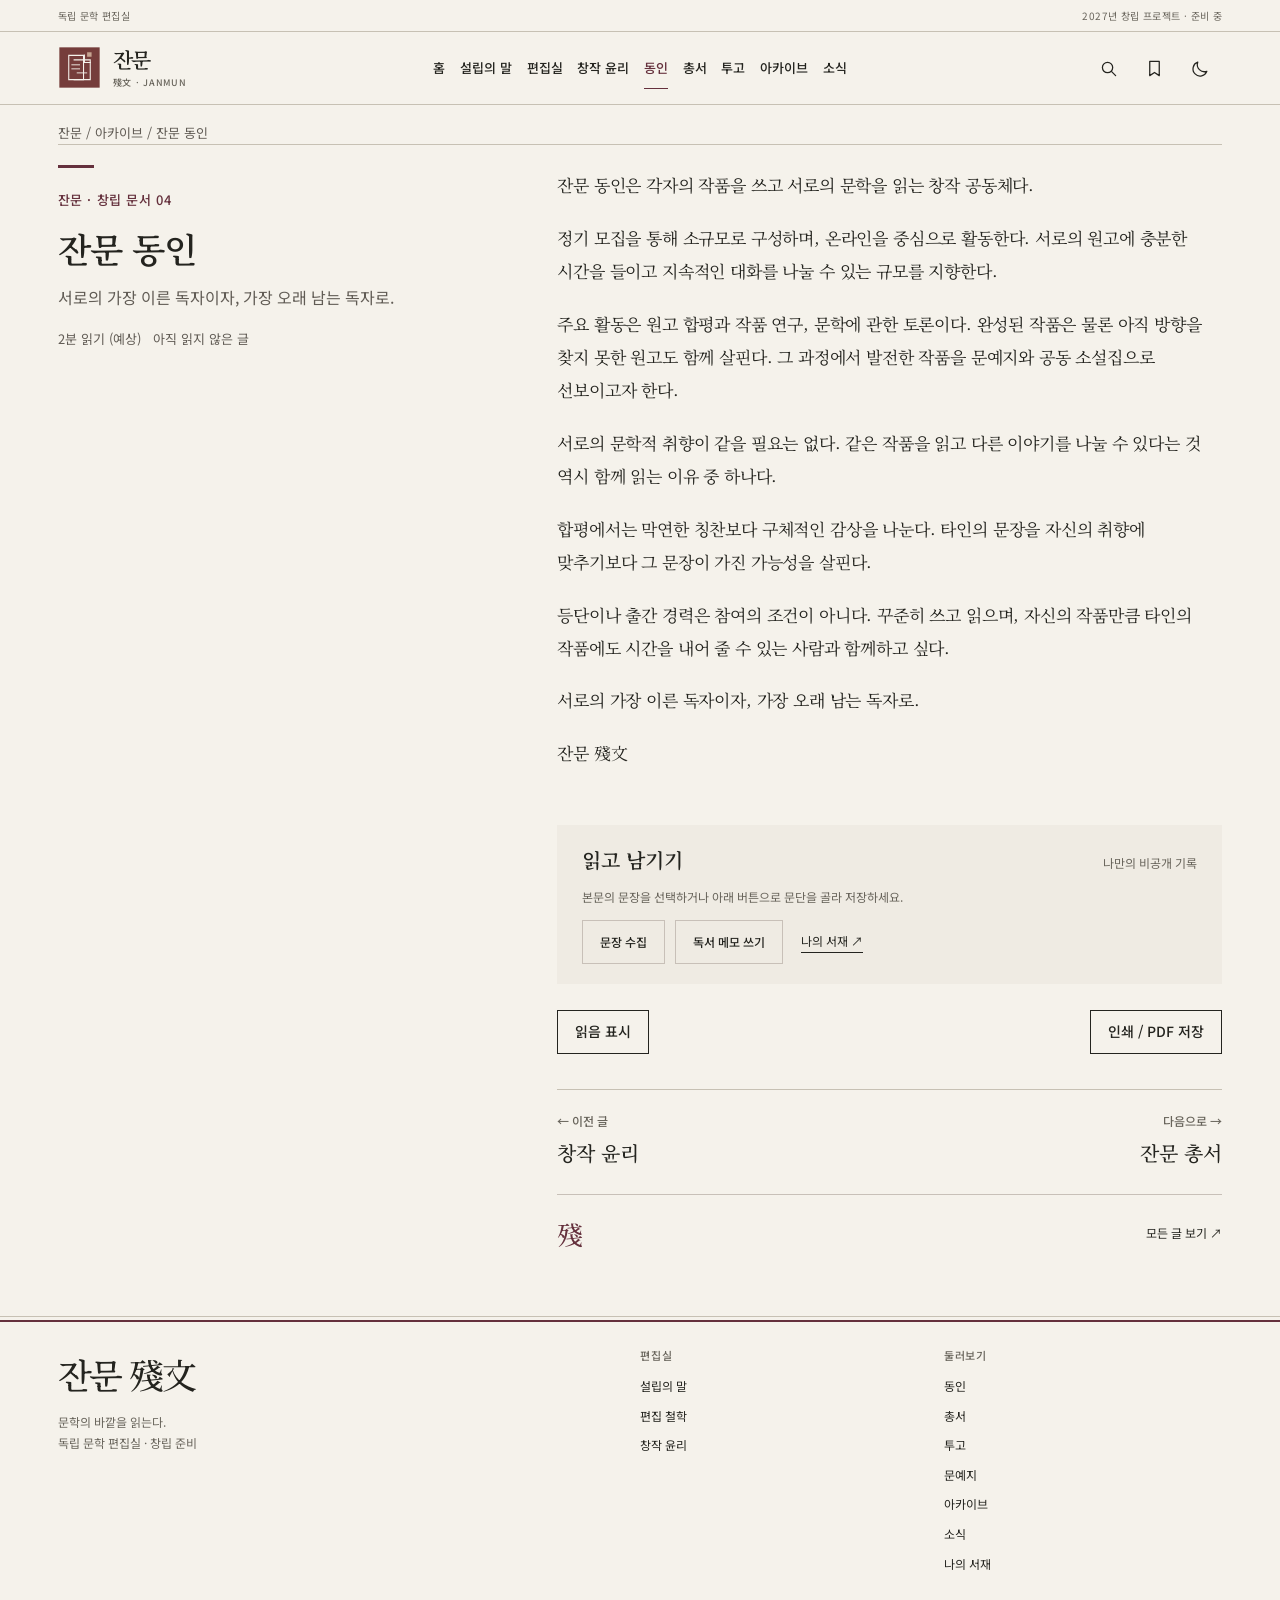
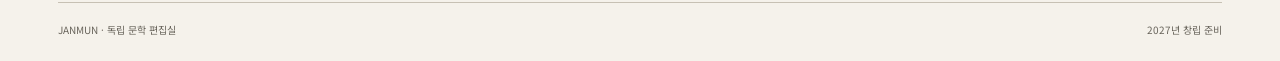
<file: members/index.html>
<!doctype html>
<html lang="ko" data-theme="light" data-site-root="../" data-start-route="members">
  <head>
    <meta charset="utf-8">
    <meta name="viewport" content="width=device-width,initial-scale=1,viewport-fit=cover">
    <meta name="theme-color" content="#f5f2eb">
    <link rel="icon" type="image/svg+xml" href="../assets/janmun-mark.svg">
    <link rel="stylesheet" href="../css/style.css?v=1.0.1">
    <script src="../js/news-data.js?v=0.9.9" defer></script>
    <script src="../js/main.js?v=1.1.0" defer></script>
    <!-- JANMUN SEO BEGIN -->
    <title>잔문 동인 | 온라인 문학 창작 공동체</title>
    <meta name="description" content="원고 합평, 작품 연구와 문학 토론을 함께하는 잔문 동인. 첫 정기 모집 준비 중.">
    <link rel="canonical" href="https://dffxonnb-cyber.github.io/JANMUN/members/">
    <meta name="robots" content="index, follow">
    <meta property="og:type" content="website">
    <meta property="og:site_name" content="잔문 殘文">
    <meta property="og:locale" content="ko_KR">
    <meta property="og:title" content="잔문 동인 | 온라인 문학 창작 공동체">
    <meta property="og:description" content="원고 합평, 작품 연구와 문학 토론을 함께하는 잔문 동인. 첫 정기 모집 준비 중.">
    <meta property="og:url" content="https://dffxonnb-cyber.github.io/JANMUN/members/">
    <meta property="og:image" content="https://dffxonnb-cyber.github.io/JANMUN/assets/share.png">
    <meta property="og:image:width" content="1200">
    <meta property="og:image:height" content="630">
    <meta property="og:image:alt" content="잔문 편집실 로고">
    <meta name="twitter:card" content="summary_large_image">
    <meta name="twitter:title" content="잔문 동인 | 온라인 문학 창작 공동체">
    <meta name="twitter:description" content="원고 합평, 작품 연구와 문학 토론을 함께하는 잔문 동인. 첫 정기 모집 준비 중.">
    <meta name="twitter:image" content="https://dffxonnb-cyber.github.io/JANMUN/assets/share.png">
    <script type="application/ld+json">{"@context":"https://schema.org","@type":"WebPage","name":"잔문 동인 | 온라인 문학 창작 공동체","description":"원고 합평, 작품 연구와 문학 토론을 함께하는 잔문 동인. 첫 정기 모집 준비 중.","url":"https://dffxonnb-cyber.github.io/JANMUN/members/","inLanguage":"ko","isPartOf":{"@id":"https://dffxonnb-cyber.github.io/JANMUN/#website"}}</script>
    <!-- JANMUN SEO END -->
  </head>
  <body>
    <a class="skip" href="#main">본문 바로가기</a>
    <div class="progress" aria-hidden="true">
    </div>
    <div class="utility">
      <div class="shell">
        <span>독립 문학 편집실</span><span>2027년 창립 프로젝트 · 준비 중</span>
      </div>
    </div>
    <header class="mast">
      <div class="shell mast-in">
        <a class="brand" href="../" data-route-link="home" aria-label="잔문 홈"><img class="brand-mark" src="../assets/janmun-mark.svg" alt="" width="43" height="43"><span class="brand-text">잔문<small>殘文 · JANMUN</small></span></a>
        <nav class="nav" id="navigation" aria-label="주 메뉴">
          <a href="../" data-route-link="home">홈</a>
          <a href="../about/" data-route-link="about">설립의 말</a>
          <a href="../editorial/" data-route-link="editorial">편집실</a>
          <a href="../ethics/" data-route-link="ethics">창작 윤리</a>
          <a href="../members/" data-route-link="members">동인</a>
          <a href="../books/" data-route-link="books">총서</a>
          <a href="../submission/" data-route-link="submission">투고</a>
          <a href="../archive/" data-route-link="archive">아카이브</a>
          <a href="../news/" data-route-link="news">소식</a>
        </nav>
        <div class="tools">
          <button class="iconbtn" id="search-open" aria-label="글 검색" title="글 검색"><svg viewBox="0 0 24 24"><circle cx="10.8" cy="10.8" r="6.5"/><path d="m16 16 5 5"/></svg></button>
          <a class="iconbtn" href="../saved/" data-route-link="saved" aria-label="나의 서재" title="나의 서재"><svg viewBox="0 0 24 24"><path d="M6 3h12v18l-6-4-6 4z"/></svg></a>
          <button class="iconbtn" id="theme" aria-label="화면 테마 전환" aria-pressed="false" title="어두운 화면"><svg viewBox="0 0 24 24"><path d="M20 15.5A9 9 0 0 1 8.5 4 9 9 0 1 0 20 15.5Z"/></svg></button>
          <button class="iconbtn mobile" id="mobile" aria-label="메뉴 열기" aria-controls="navigation" aria-expanded="false"><svg viewBox="0 0 24 24"><path d="M3 6h18M3 12h18M3 18h18"/></svg></button>
        </div>
      </div>
    </header>
    <main id="main" tabindex="-1">
      <!-- Home: editorial masthead, lead essay and contents -->
      <template data-janmun-view="home">
      <section class="view shell" id="page-home" hidden>
        <div class="edition-line">
          <span>독립 문학 편집실</span>
          <span class="edition-center">문학의 바깥을 읽는다.</span>
          <span>창립 준비 · 2027</span>
        </div>
        <div class="front-masthead">
          <h1 class="front-title">잔문<span>殘文</span></h1>
          <div class="front-imprint">
            <span>JANMUN</span>
            <span>아직 독자를 만나지 못한 글들에 관하여.</span>
          </div>
        </div>

        <section class="front-feature" aria-labelledby="lead-title">
          <figure class="front-art">
            <div class="founding-plate" role="group" aria-label="잔문의 창립 표제">
              <div class="founding-plate-header">
                <span>殘文</span><span>창립 문서 01</span>
              </div>
              <div class="founding-plate-body">
                <div class="founding-characters" aria-label="미독">
                  <span aria-hidden="true">未</span><span aria-hidden="true">讀</span>
                </div>
                <p class="founding-note"><span>아직</span><span>읽히지</span><span>않은 글.</span></p>
              </div>
              <div class="founding-plate-footer">
                <p>그렇게 만든 책이 누군가의 책장에 오래 남아 있기를 바란다.</p>
                <span class="founding-seal" aria-hidden="true">殘</span>
              </div>
            </div>
            <figcaption><span>미독 未讀</span><span>잔문 편집 그래픽 01</span></figcaption>
          </figure>
          <div class="front-copy">
            <div class="front-kicker"><span>창립 문서</span><span>01 / 04</span></div>
            <h2 id="lead-title">많은 책을 만드는 것보다 한 권의 책을 제대로 만드는 일에 마음을 둔다.</h2>
            <p>잔문은 소설을 읽고, 다듬고, 책으로 만드는 작은 문학 편집실이다.</p>
            <div class="front-actions">
              <a class="primary" href="../about/" data-route-link="about">설립의 말 읽기 <span aria-hidden="true">↗</span></a>
              <a class="textlink" href="../archive/?category=journal" data-route-link="journal">문예지 둘러보기 →</a>
            </div>
          </div>
        </section>

        <div class="home-notice"><span class="eyebrow">편집실 소식</span><a href="../news/founding/" data-route-link="news/founding">잔문은 창립을 준비하고 있다. <span aria-hidden="true">→</span></a></div>
        <div class="resume" id="resume" hidden>
          <div><span class="eyebrow">마지막으로 읽은 글</span><a id="resume-link" href="../archive/" data-route-link="archive"></a></div>
          <button id="resume-clear" type="button">기록 지우기</button>
        </div>

        <div class="front-index">
          <section class="front-contents" aria-labelledby="contents-title">
            <div class="section-top">
              <div><span class="eyebrow">창립 문서 01—04</span><h2 id="contents-title">잔문의 목차</h2></div>
              <a class="textlink" href="../archive/" data-route-link="archive">전체 보기 ↗</a>
            </div>
            <div class="entry-grid">
              <a class="entry" href="../about/" data-route-link="about"><span class="entry-no">01</span><h3>설립의 말</h3><p>문학의 바깥을 읽는 이유<span class="entry-detail" data-entry-meta="about"></span></p><span class="entry-arrow" aria-hidden="true">↗</span></a>
              <a class="entry" href="../editorial/" data-route-link="editorial"><span class="entry-no">02</span><h3>편집 철학</h3><p>무엇을 남길 것인가.<span class="entry-detail" data-entry-meta="editorial"></span></p><span class="entry-arrow" aria-hidden="true">↗</span></a>
              <a class="entry" href="../ethics/" data-route-link="ethics"><span class="entry-no">03</span><h3>창작 윤리</h3><p>완벽함이 아니라 정직함.<span class="entry-detail" data-entry-meta="ethics"></span></p><span class="entry-arrow" aria-hidden="true">↗</span></a>
              <a class="entry" href="../members/" data-route-link="members"><span class="entry-no">04</span><h3>잔문 동인</h3><p>서로의 가장 이른 독자이자, 가장 오래 남는 독자로.<span class="entry-detail" data-entry-meta="members"></span></p><span class="entry-arrow" aria-hidden="true">↗</span></a>
            </div>
          </section>
          <aside class="front-margin">
            <span class="eyebrow">문장 하나</span>
            <blockquote id="front-quote">무엇을 남길 것인가.</blockquote>
            <a id="front-quote-source" href="../editorial/" data-route-link="editorial">편집 철학</a>
            <button class="quiet-button" type="button" id="next-quote">다른 문장 <span aria-hidden="true">↻</span></button>
          </aside>
        </div>

        <section class="front-projects" aria-labelledby="project-title">
          <div class="section-top">
            <div><span class="eyebrow">2027년 창립 프로젝트</span><h2 id="project-title">만들어 가는 것들</h2></div>
          </div>
          <div class="project-grid">
            <a class="project" href="../archive/?category=journal" data-route-link="journal"><span class="eyebrow">01 · 문예지</span><h3>아직 읽히지 않은 글.</h3><p>단편과 엽편, 창작의 기록을 발표할 공간.</p><span class="project-link">문예지 ↗</span></a>
            <a class="project" href="../members/" data-route-link="members"><span class="eyebrow">02 · 동인</span><h3>서로의 첫 독자로.</h3><p>정기 모집으로 함께하는 소규모 온라인 문학 공동체.</p><span class="project-link">동인 소개 ↗</span></a>
            <a class="project" href="../books/" data-route-link="books"><span class="eyebrow">03 · 총서</span><h3>한 권씩, 오래 남을 문학을.</h3><p>첫 공동 소설집을 준비하고 있다.</p><span class="project-link">총서 보기 ↗</span></a>
          </div>
        </section>
        <div class="front-invitation"><div><span class="eyebrow">창작자에게</span><h2>당신의 글을 기다리는 곳.</h2><p>현재 원고 접수와 동인 모집을 준비하고 있다.</p></div><a href="../submission/" data-route-link="submission" class="outline">투고 안내 읽기 ↗</a></div>
      </section>
      </template>
      <template data-janmun-view="about">
      <section class="view shell reading" id="page-about" hidden>
        <div class="crumb">
          <a href="../" data-route-link="home">잔문</a> / <a href="../archive/" data-route-link="archive">아카이브</a> / 설립의 말
        </div>
        <div class="reader-grid">
          <article class="editorial-spread">
            <header class="article-head editorial-heading">
              <p class="eyebrow">잔문 · 창립 문서 01</p>
              <h1>설립의 말</h1>
              <p>문학의 바깥을 읽는 이유</p>
              <div class="reading-meta">
                <span data-reading-time="about"></span><span data-reading-status="about"></span>
              </div>
            </header>
            <div class="prose editorial-copy">
              <p>잔문은 소설을 읽고, 다듬고, 책으로 만드는 작은 문학 편집실이다.</p>
              <p>우리는 작가가 어떤 이력을 가졌는지보다 어떤 글을 쓰는지에 관심이 있다. 인공지능을 활용한 글도, 혼자 힘으로 완성한 글도 그 자체로 읽고자 한다. 창작의 방식은 저마다 다를 수 있지만, 자신의 글을 대하는 태도만큼은 중요하게 생각한다.</p>
              <p>완성된 원고뿐 아니라 아직 고쳐 쓸 여지가 있는 글에도 관심을 기울인다. 작가가 쓰고 싶었던 이야기를 함께 고민하고, 그 사람의 문장을 잃지 않는 방향으로 작품을 다듬고 싶다.</p>
              <p>많은 책을 만드는 것보다 한 권의 책을 제대로 만드는 일에 마음을 둔다.</p>
              <p>그렇게 만든 책이 누군가의 책장에 오래 남아 있기를 바란다.</p>
              <p><strong>문학의 바깥을 읽는다.</strong></p>
              <p>잔문 殘文</p>
            </div>
            <div class="annotation-area">
              <div class="annotation-head"><h2>읽고 남기기</h2><span class="muted">나만의 비공개 기록</span></div>
              <p class="muted">본문의 문장을 선택하거나 아래 버튼으로 문단을 골라 저장하세요.</p>
              <div class="actions"><button class="outline" type="button" data-collect="about">문장 수집</button><button class="outline" type="button" data-note-open="about">독서 메모 쓰기</button><a class="textlink" href="../saved/" data-route-link="saved">나의 서재 ↗</a></div>
              <div class="note-editor" data-note-editor="about" hidden><label>이 글에 대한 메모<textarea rows="4" maxlength="3000" data-note-text="about" placeholder="읽으며 남은 생각을 적어 보세요."></textarea></label><div class="actions"><button class="primary" type="button" data-note-save="about">메모 저장</button><button class="outline" type="button" data-note-close="about">닫기</button></div></div>
            </div>
            <div class="reader-end-controls">
              <button class="outline" type="button" data-read="about" aria-pressed="false">읽음 표시</button><button class="outline" type="button" data-print>인쇄 / PDF 저장</button>
            </div>
            <div class="next-reading">
              <a href="../" data-route-link="home"><small>← 처음으로</small>잔문</a><a href="../editorial/" data-route-link="editorial"><small>다음 글 →</small>편집 철학</a>
            </div>
            <div class="article-end">
              <span>殘</span><a href="../archive/" data-route-link="archive">모든 글 보기 ↗</a>
            </div>
          </article>
        </div>
      </section>
      </template>
      <template data-janmun-view="editorial">
      <section class="view shell reading" id="page-editorial" hidden>
        <div class="crumb">
          <a href="../" data-route-link="home">잔문</a> / <a href="../archive/" data-route-link="archive">아카이브</a> / 편집 철학
        </div>
        <div class="reader-grid">
          <article class="editorial-spread">
            <header class="article-head editorial-heading">
              <p class="eyebrow">잔문 · 창립 문서 02</p>
              <h1>편집 철학</h1>
              <p>무엇을 남길 것인가.</p>
              <div class="reading-meta">
                <span data-reading-time="editorial"></span><span data-reading-status="editorial"></span>
              </div>
            </header>
            <div class="prose editorial-copy">
              <p>잔문은 익숙한 것을 낯설게 바라보는 소설에 관심이 있다.</p>
              <p>특별한 사건이 있어야 좋은 이야기가 되는 것은 아니다. 오래 함께 살아온 사람을 문득 이해할 수 없게 되는 순간이나, 무심코 지나친 일에서 이전과 다른 의미를 발견하는 일도 충분히 소설이 될 수 있다.</p>
              <p>우리는 작품이 다루는 소재보다 그것을 바라보는 작가의 시선을 중요하게 생각한다.</p>
              <p>원고를 살필 때에는 문장의 정확성, 인물의 개연성, 이야기의 구조를 함께 검토한다. 다만 모든 문장이 매끄러워야 한다고 생각하지는 않는다. 작품의 결함과 작가의 개성을 구분하는 것 역시 편집의 몫이기 때문이다.</p>
              <p>고쳐야 할 문장과 고치지 말아야 할 문장 사이에서 충분히 고민한다.</p>
              <p>잔문이라는 이름에는 그러한 뜻도 담겨 있다.</p>
              <p>무엇을 남길 것인가.</p>
              <p>우리가 원고를 읽으며 가장 오래 생각하는 질문이다.</p>
            </div>
            <div class="annotation-area">
              <div class="annotation-head"><h2>읽고 남기기</h2><span class="muted">나만의 비공개 기록</span></div>
              <p class="muted">본문의 문장을 선택하거나 아래 버튼으로 문단을 골라 저장하세요.</p>
              <div class="actions"><button class="outline" type="button" data-collect="editorial">문장 수집</button><button class="outline" type="button" data-note-open="editorial">독서 메모 쓰기</button><a class="textlink" href="../saved/" data-route-link="saved">나의 서재 ↗</a></div>
              <div class="note-editor" data-note-editor="editorial" hidden><label>이 글에 대한 메모<textarea rows="4" maxlength="3000" data-note-text="editorial" placeholder="읽으며 남은 생각을 적어 보세요."></textarea></label><div class="actions"><button class="primary" type="button" data-note-save="editorial">메모 저장</button><button class="outline" type="button" data-note-close="editorial">닫기</button></div></div>
            </div>
            <div class="reader-end-controls">
              <button class="outline" type="button" data-read="editorial" aria-pressed="false">읽음 표시</button><button class="outline" type="button" data-print>인쇄 / PDF 저장</button>
            </div>
            <div class="next-reading">
              <a href="../about/" data-route-link="about"><small>← 이전 글</small>설립의 말</a><a href="../ethics/" data-route-link="ethics"><small>다음 글 →</small>창작 윤리</a>
            </div>
            <div class="article-end">
              <span>殘</span><a href="../archive/" data-route-link="archive">모든 글 보기 ↗</a>
            </div>
          </article>
        </div>
      </section>
      </template>
      <template data-janmun-view="ethics">
      <section class="view shell reading" id="page-ethics" hidden>
        <div class="crumb">
          <a href="../" data-route-link="home">잔문</a> / <a href="../archive/" data-route-link="archive">아카이브</a> / 창작 윤리
        </div>
        <div class="reader-grid">
          <article class="editorial-spread">
            <header class="article-head editorial-heading">
              <p class="eyebrow">잔문 · 창립 문서 03</p>
              <h1>창작 윤리</h1>
              <p>완벽함이 아니라 정직함.</p>
              <div class="reading-meta">
                <span data-reading-time="ethics"></span><span data-reading-status="ethics"></span>
              </div>
            </header>
            <div class="prose editorial-copy">
              <p>창작의 방식은 저마다 다르지만, 작품에 대한 책임까지 달라지는 것은 아니다.</p>
              <p>잔문은 인공지능의 활용을 창작의 결격 사유로 삼지 않는다. 다만 사용한 도구와 그 개입 범위를 사실대로 밝히고, 타인의 저작물과 권리를 존중하는 것을 기본으로 삼는다.</p>
              <p>우리는 모든 문장을 직접 작성했다는 사실만으로 창작의 주체성이 증명된다고 생각하지 않는다. 무엇을 받아들이고 무엇을 거절했는지, 어떤 판단을 거쳐 작품을 완성했는지 역시 창작의 일부다.</p>
              <p>그러나 도구의 도움을 받았다는 사실이 작품의 결함이나 윤리적 문제에 대한 면책 사유가 될 수는 없다. 최종 원고에 대한 판단과 책임은 창작자에게 있다.</p>
              <p>창작의 과정을 숨기지 않는다.<br>타인의 것을 자신의 것으로 내놓지 않는다.<br>자신이 완성한 작품에 책임을 진다.</p>
              <p>잔문이 창작자에게 바라는 것은 완벽함이 아니라 정직함이다.</p>
            </div>
            <div class="annotation-area">
              <div class="annotation-head"><h2>읽고 남기기</h2><span class="muted">나만의 비공개 기록</span></div>
              <p class="muted">본문의 문장을 선택하거나 아래 버튼으로 문단을 골라 저장하세요.</p>
              <div class="actions"><button class="outline" type="button" data-collect="ethics">문장 수집</button><button class="outline" type="button" data-note-open="ethics">독서 메모 쓰기</button><a class="textlink" href="../saved/" data-route-link="saved">나의 서재 ↗</a></div>
              <div class="note-editor" data-note-editor="ethics" hidden><label>이 글에 대한 메모<textarea rows="4" maxlength="3000" data-note-text="ethics" placeholder="읽으며 남은 생각을 적어 보세요."></textarea></label><div class="actions"><button class="primary" type="button" data-note-save="ethics">메모 저장</button><button class="outline" type="button" data-note-close="ethics">닫기</button></div></div>
            </div>
            <div class="reader-end-controls">
              <button class="outline" type="button" data-read="ethics" aria-pressed="false">읽음 표시</button><button class="outline" type="button" data-print>인쇄 / PDF 저장</button>
            </div>
            <div class="next-reading">
              <a href="../editorial/" data-route-link="editorial"><small>← 이전 글</small>편집 철학</a><a href="../members/" data-route-link="members"><small>다음 글 →</small>잔문 동인</a>
            </div>
            <div class="article-end">
              <span>殘</span><a href="../archive/" data-route-link="archive">모든 글 보기 ↗</a>
            </div>
          </article>
        </div>
      </section>
      </template>
      <section class="view shell reading" id="page-members">
        <div class="crumb">
          <a href="../" data-route-link="home">잔문</a> / <a href="../archive/" data-route-link="archive">아카이브</a> / 잔문 동인
        </div>
        <div class="reader-grid">
          <article class="editorial-spread">
            <header class="article-head editorial-heading">
              <p class="eyebrow">잔문 · 창립 문서 04</p>
              <h1>잔문 동인</h1>
              <p>서로의 가장 이른 독자이자, 가장 오래 남는 독자로.</p>
              <div class="reading-meta">
                <span data-reading-time="members"></span><span data-reading-status="members"></span>
              </div>
            </header>
            <div class="prose editorial-copy">
              <p>잔문 동인은 각자의 작품을 쓰고 서로의 문학을 읽는 창작 공동체다.</p>
              <p>정기 모집을 통해 소규모로 구성하며, 온라인을 중심으로 활동한다. 서로의 원고에 충분한 시간을 들이고 지속적인 대화를 나눌 수 있는 규모를 지향한다.</p>
              <p>주요 활동은 원고 합평과 작품 연구, 문학에 관한 토론이다. 완성된 작품은 물론 아직 방향을 찾지 못한 원고도 함께 살핀다. 그 과정에서 발전한 작품을 문예지와 공동 소설집으로 선보이고자 한다.</p>
              <p>서로의 문학적 취향이 같을 필요는 없다. 같은 작품을 읽고 다른 이야기를 나눌 수 있다는 것 역시 함께 읽는 이유 중 하나다.</p>
              <p>합평에서는 막연한 칭찬보다 구체적인 감상을 나눈다. 타인의 문장을 자신의 취향에 맞추기보다 그 문장이 가진 가능성을 살핀다.</p>
              <p>등단이나 출간 경력은 참여의 조건이 아니다. 꾸준히 쓰고 읽으며, 자신의 작품만큼 타인의 작품에도 시간을 내어 줄 수 있는 사람과 함께하고 싶다.</p>
              <p>서로의 가장 이른 독자이자, 가장 오래 남는 독자로.</p>
              <p>잔문 殘文</p>
            </div>
            <div class="annotation-area">
              <div class="annotation-head"><h2>읽고 남기기</h2><span class="muted">나만의 비공개 기록</span></div>
              <p class="muted">본문의 문장을 선택하거나 아래 버튼으로 문단을 골라 저장하세요.</p>
              <div class="actions"><button class="outline" type="button" data-collect="members">문장 수집</button><button class="outline" type="button" data-note-open="members">독서 메모 쓰기</button><a class="textlink" href="../saved/" data-route-link="saved">나의 서재 ↗</a></div>
              <div class="note-editor" data-note-editor="members" hidden><label>이 글에 대한 메모<textarea rows="4" maxlength="3000" data-note-text="members" placeholder="읽으며 남은 생각을 적어 보세요."></textarea></label><div class="actions"><button class="primary" type="button" data-note-save="members">메모 저장</button><button class="outline" type="button" data-note-close="members">닫기</button></div></div>
            </div>
            <div class="reader-end-controls">
              <button class="outline" type="button" data-read="members" aria-pressed="false">읽음 표시</button><button class="outline" type="button" data-print>인쇄 / PDF 저장</button>
            </div>
            <div class="next-reading">
              <a href="../ethics/" data-route-link="ethics"><small>← 이전 글</small>창작 윤리</a><a href="../books/" data-route-link="books"><small>다음으로 →</small>잔문 총서</a>
            </div>
            <div class="article-end">
              <span>殘</span><a href="../archive/" data-route-link="archive">모든 글 보기 ↗</a>
            </div>
          </article>
        </div>
      </section>
      <template data-janmun-view="archive">
      <section class="view shell" id="page-archive" hidden>
        <div class="archive-intro editorial-spread">
          <header class="archive-heading editorial-heading">
            <span class="archive-rule" aria-hidden="true"></span>
            <span class="eyebrow">殘文 · 文學記錄</span>
            <h1>아카이브</h1>
            <p>문학이 만들어지고 남겨진 자리.</p>
          </header>
          <div class="archive-intro-copy editorial-copy">
            <p>잔문의 창립 문서부터 작가의 작품, 편집 과정과 문학에 관한 대화까지. 한 편의 글이 완성되기까지의 시간과 그 이후에 남겨진 기록을 모은다.</p>
            <p>잔문이 지나온 시간은 이곳에 쌓인다.</p>
          </div>
        </div>
        <div class="page-body archive-body">
          <div class="archive-controls">
            <div class="archive-categories" role="group" aria-label="기록 분류">
              <button type="button" data-archive-category="all" aria-pressed="true">전체<span data-archive-category-count="all"></span></button>
              <button type="button" data-archive-category="founding" aria-pressed="false">창립 문서<span data-archive-category-count="founding"></span></button>
              <button type="button" data-archive-category="journal" aria-pressed="false">문예지<span data-archive-category-count="journal"></span></button>
              <button type="button" data-archive-category="author" aria-pressed="false">작가 기록<span data-archive-category-count="author"></span></button>
              <button type="button" data-archive-category="editing" aria-pressed="false">편집 기록<span data-archive-category-count="editing"></span></button>
              <button type="button" data-archive-category="criticism" aria-pressed="false">문학 비평<span data-archive-category-count="criticism"></span></button>
              <button type="button" data-archive-category="publication" aria-pressed="false">출간 기록<span data-archive-category-count="publication"></span></button>
              <button type="button" data-archive-category="community" aria-pressed="false">공동체 기록<span data-archive-category-count="community"></span></button>
            </div>
            <div class="searchbar archive-search">
              <input type="search" id="archive-query" placeholder="제목·본문·작가 검색" aria-label="아카이브 검색">
              <select id="archive-filter" aria-label="독서 상태"><option value="all">모든 글</option><option value="saved">저장한 글만</option><option value="unread">읽지 않은 글</option><option value="read">읽은 글</option></select>
              <select id="archive-author" aria-label="작가"><option value="all">모든 작가</option></select>
              <select id="archive-year" aria-label="등록 연도"><option value="all">모든 등록 연도</option></select>
              <select id="archive-sort" aria-label="기록 정렬"><option value="number">기록 번호순</option><option value="newest">최근 등록순</option><option value="oldest">오래된 등록순</option></select>
            </div>
          </div>
          <div class="archive-results-head"><div class="archive-count" id="archive-count" aria-live="polite"></div><a class="textlink" href="../saved/" data-route-link="saved">나의 서재 ↗</a></div>
          <div id="archive-list" class="archive-list"><!-- STATIC archive-list BEGIN --><div class="archive-row"><span class="eyebrow">01</span><a href="../about/" data-route-link="about"><span class="archive-record-meta">창립 문서 · 잔문 · 등록 2026-11-24</span><h3>설립의 말</h3><p>문학의 바깥을 읽는 이유</p></a></div><div class="archive-row"><span class="eyebrow">02</span><a href="../editorial/" data-route-link="editorial"><span class="archive-record-meta">창립 문서 · 잔문 · 등록 2026-11-24</span><h3>편집 철학</h3><p>무엇을 남길 것인가.</p></a></div><div class="archive-row"><span class="eyebrow">03</span><a href="../ethics/" data-route-link="ethics"><span class="archive-record-meta">창립 문서 · 잔문 · 등록 2026-11-24</span><h3>창작 윤리</h3><p>완벽함이 아니라 정직함.</p></a></div><div class="archive-row"><span class="eyebrow">04</span><a href="../members/" data-route-link="members"><span class="archive-record-meta">창립 문서 · 잔문 · 등록 2026-11-24</span><h3>잔문 동인</h3><p>서로의 가장 이른 독자이자, 가장 오래 남는 독자로.</p></a></div><!-- STATIC archive-list END --></div>
          <div class="archive-empty-actions" id="archive-empty-actions" hidden><a class="outline" href="../submission/" data-route-link="submission">투고 안내 →</a></div>
          <p class="archive-footnote">기록의 등록일은 아카이브에 수록한 날짜이며, 최초 집필일이나 발표일과 다를 수 있다. 작가의 미공개 원고와 합평·편집 기록은 동의를 얻은 경우에만 공개한다.</p>
        </div>
      </section>
      </template>
      <template data-janmun-view="saved">
      <section class="view shell" id="page-saved" hidden>
        <div class="editorial-spread library-intro">
          <header class="editorial-heading">
            <span class="editorial-rule" aria-hidden="true"></span>
            <span class="eyebrow">나의 독서 기록</span>
            <h1>나의 서재</h1>
          </header>
          <div class="editorial-copy"><p>읽고, 남기고, 다시 펼쳐 보는 곳. 기록은 이 브라우저에만 저장됩니다.</p></div>
        </div>
        <div class="page-body">
          <div class="library-summary" aria-label="서재 현황">
            <div><strong id="save-count">0</strong><span>저장한 글</span></div>
            <div><strong id="finished-count">0</strong><span>읽은 글</span></div>
            <div><strong id="quote-count">0</strong><span>수집한 문장</span></div>
            <div><strong id="note-count">0</strong><span>독서 메모</span></div>
          </div>
          <div class="library-tabs" role="group" aria-label="서재 분류">
            <button type="button" data-library-tab="saved" aria-pressed="true">보관함</button>
            <button type="button" data-library-tab="quotes" aria-pressed="false">문장 수집</button>
            <button type="button" data-library-tab="notes" aria-pressed="false">독서 메모</button>
            <button type="button" data-library-tab="history" aria-pressed="false">읽은 기록</button>
          </div>
          <div id="library-saved" class="library-panel"><div class="archive-list" id="saved-list"></div><p><a class="outline" href="../archive/" data-route-link="archive">다른 글 찾기 →</a></p></div>
          <div id="library-quotes" class="library-panel" hidden><div id="quote-list" class="archive-list"></div></div>
          <div id="library-notes" class="library-panel" hidden><div id="note-list" class="archive-list"></div></div>
          <div id="library-history" class="library-panel" hidden><div id="history-list" class="archive-list"></div></div>
          <div class="library-export"><p class="muted">기기를 바꾸거나 브라우저 데이터를 삭제하기 전에 기록을 파일로 보관하세요.</p><button type="button" class="outline" id="library-export">서재 기록 내려받기 ↓</button></div>
        </div>
      </section>
      </template>
      <template data-janmun-view="books">
      <section class="view shell" id="page-books" hidden>
        <div class="series-intro editorial-spread">
          <header class="series-heading editorial-heading">
            <span class="series-rule" aria-hidden="true"></span>
            <span class="eyebrow">출간 준비</span>
            <h1>잔문 총서</h1>
            <p>한 권씩, 오래 남을 문학을.</p>
          </header>
          <div class="prose series-copy editorial-copy">
            <p>잔문 총서는 서로 다른 작가의 문학을 한 권씩 엮어 가는 출간 프로젝트다.</p>
            <p>단편소설집과 공동 소설집을 중심으로 시작하되, 작품에 따라 책의 형태와 구성을 달리하고자 한다. 한 권의 책이 가진 고유한 성격을 존중하며, 정해진 형식에 작품을 맞추지 않는다.</p>
            <p>원고의 선정부터 편집, 표지와 지면의 구성까지 작품을 읽는 경험의 일부라고 생각한다. 내용과 형식이 서로 어긋나지 않는 책을 만들고 싶다.</p>
            <p>출간의 수나 속도에 얽매이지 않는다. 각자의 작품에 필요한 시간을 들이고, 충분한 편집을 거쳐 독자에게 건넨다.</p>
            <p>잔문의 책이 책장에 꽂힌 뒤에도 몇 번쯤 다시 펼쳐지는 책이기를 바란다.</p>
            <p>한 권씩, 오래 남을 문학을.</p>
            <p>잔문 殘文</p>
          </div>
        </div>
        <div class="section-top"><h2>첫 출간 프로젝트</h2><span class="muted">기획 단계</span></div>
        <div class="page-body book-layout">
          <div class="book-cover" aria-label="첫 공동 소설집 표지 콘셉트, 제목 미정">
            <span>殘文 · 공동선 001 / 기획 시안</span><strong>잔문 공동선</strong><span>첫 번째 소설집 · 제목 미정</span>
          </div>
          <div class="book-info">
            <span class="status">출간 기획 중</span>
            <h2>첫 번째 공동 소설집</h2>
            <p>서로 다른 작가의 엽편과 단편을 한 권으로 엮는 첫 번째 프로젝트다. 작품의 완성도를 중심으로 원고를 선정하며, 제목과 수록작은 아직 확정되지 않았다.</p>
            <dl class="facts">
              <dt>출간 목표</dt><dd>2027년 하반기 (안)</dd>
              <dt>구성</dt><dd>엽편·단편소설</dd>
              <dt>출간 형태</dt><dd>종이책 중심 · 전자책 병행 계획</dd>
              <dt>작가</dt><dd>모집 전</dd>
              <dt>판매</dt><dd>미정 · 예약 접수 없음</dd>
            </dl>
            <a class="outline" href="../members/" data-route-link="members">잔문 동인에 관하여 →</a>
          </div>
        </div>
        <div class="section-top"><h2>총서의 구성</h2><span class="muted">기획 분류</span></div>
        <div class="page-body">
          <p>공동선과 소설선을 중심으로 시작하고, 작품과 운영 여건에 따라 다른 시리즈를 확장할 계획이다.</p>
          <dl class="facts">
            <dt>잔문 소설선</dt><dd>개인 단편·중편 소설집</dd>
            <dt>잔문 공동선</dt><dd>여러 작가의 공동 소설집</dd>
            <dt>잔문 엽편선</dt><dd>짧은 소설을 엮은 작품집</dd>
            <dt>잔문 문고</dt><dd>작은 판형의 문학 시리즈</dd>
            <dt>잔문 특별판</dt><dd>작품의 특성에 따른 별도 기획</dd>
          </dl>
          <p class="muted">현재 출간된 도서는 없으며, 세부 출간 일정은 확정 후 소식에서 안내한다.</p>
          <a class="outline" href="../news/" data-route-link="news">잔문 소식 →</a>
        </div>
      </section>
      </template>
      <template data-janmun-view="submission">
      <section class="view shell" id="page-submission" hidden>
        <div class="editorial-spread submission-intro">
          <header class="editorial-heading">
            <span class="editorial-rule" aria-hidden="true"></span>
            <span class="eyebrow">접수 준비</span>
            <h1>투고</h1>
            <p>창작의 방식을 숨기지 않고도 작품을 건넬 수 있는 곳.</p>
          </header>
          <div class="editorial-copy">
            <span class="status">현재 모집 및 원고 접수 준비 중</span>
            <p class="recruit-note">동인 및 작가 모집 일정, 원고 제출 방법, 세부 심사 기준은 확정 후 이 페이지에서 공개합니다.</p>
          </div>
        </div>
        <div class="submission-faq-layout">
          <div class="faq-nav">
            <span class="eyebrow">투고 안내 · Q&amp;A</span>
            <h2>투고에 관하여</h2>
            <p>투고 전에 궁금한 사항을 확인하세요. 세부 접수 기준은 모집 공고에서 확정합니다.</p>
            <div class="faq-filters" role="group" aria-label="질문 분류">
              <button type="button" data-faq-filter="all" aria-pressed="true">전체</button>
              <button type="button" data-faq-filter="eligibility" aria-pressed="false">투고 자격</button>
              <button type="button" data-faq-filter="ai" aria-pressed="false">AI 활용</button>
              <button type="button" data-faq-filter="review" aria-pressed="false">심사 및 편집</button>
              <button type="button" data-faq-filter="rights" aria-pressed="false">비용 및 권리</button>
              <button type="button" data-faq-filter="apply" aria-pressed="false">접수 안내</button>
            </div>
            <p><a class="textlink" href="../ethics/" data-route-link="ethics">창작 윤리 전문 읽기 ↗</a></p>
          </div>
          <div class="faq" id="submission-faq">
            <section class="faq-group" data-faq-group="eligibility" aria-label="투고 자격">
              <h3>투고 자격</h3>
              <details>
                <summary>누구나 투고할 수 있나요?</summary>
                <div class="faq-answer"><p>등단 여부나 출간 경력에 관계없이 투고할 수 있습니다. 처음 소설을 쓰는 분부터 꾸준히 작품 활동을 이어 온 분까지, 창작자의 이력보다 제출한 작품 자체를 중심으로 검토합니다.</p><p>잔문 동인에 소속되어 있지 않아도 투고할 수 있습니다.</p></div>
              </details>
              <details>
                <summary>어떤 작품을 투고할 수 있나요?</summary>
                <div class="faq-answer"><p>엽편소설과 단편소설을 중심으로 원고를 검토할 예정입니다. 특정한 분위기나 주제를 잔문의 취향에 맞추어 작성할 필요는 없습니다.</p><p>중편 및 장편소설의 접수 여부, 분량과 제출 형식은 모집 공고에서 안내합니다.</p></div>
              </details>
              <details>
                <summary>아직 완성하지 못한 원고도 제출할 수 있나요?</summary>
                <div class="faq-answer"><p>정식 출간 투고는 완결된 원고를 원칙으로 준비하고 있습니다. 완결된 원고라도 수정과 발전 가능성을 함께 검토합니다.</p><p>집필 중인 작품에 대한 지속적인 합평을 원하신다면 잔문 동인 활동을 권장합니다.</p></div>
              </details>
              <details>
                <summary>이미 다른 플랫폼에 공개한 작품도 제출할 수 있나요?</summary>
                <div class="faq-answer"><p>개인 블로그나 브런치 등에서 공개한 작품도 기존 계약 및 권리 관계에 문제가 없다면 검토할 수 있는 방향으로 준비하고 있습니다.</p><p>이전에 공개하거나 출간한 이력은 투고 시 밝혀 주시기 바랍니다. 기발표작의 구체적인 접수 기준은 모집 공고에서 확정합니다.</p></div>
              </details>
            </section>
            <section class="faq-group" data-faq-group="ai" aria-label="AI 활용">
              <h3>AI 활용</h3>
              <details>
                <summary>인공지능을 활용한 작품도 투고할 수 있나요?</summary>
                <div class="faq-answer"><p>가능합니다. 소재 발굴, 자료 조사, 이야기의 구조 설계, 초고 작성, 문장 수정 등 창작 과정에서 인공지능을 활용한 작품도 검토 대상입니다.</p><p>다만 인공지능의 개입 과정과 범위를 사실대로 밝히고, 타인의 권리를 존중하며 최종 원고에 대한 책임을 져야 합니다. 활용 여부만으로 작품의 문학적 가치를 판단하지 않습니다.</p></div>
              </details>
              <details>
                <summary>인공지능 활용 내역은 어느 정도까지 공개해야 하나요?</summary>
                <div class="faq-answer"><p>사용한 도구, 활용 목적, 개입한 창작 단계, 최종 작품에 반영된 범위를 설명해 주시면 됩니다. 단순 교정인지 문장 생성이나 사건 구성에도 활용했는지 구분해 주시기 바랍니다.</p><p>정확한 활용 비율을 산출하기 어려운 경우 창작 과정에서 이루어진 판단과 수정 내용을 구체적으로 설명해 주시기 바랍니다. 세부 제출 양식은 모집 공고에서 안내합니다.</p></div>
              </details>
              <details>
                <summary>인공지능을 사용하지 않은 작품도 투고할 수 있나요?</summary>
                <div class="faq-answer"><p>물론입니다. 인공지능은 잔문의 창작자에게 요구되는 도구가 아닙니다. 어떠한 도구를 사용했는지보다 작품에 담긴 창작자의 시선과 문학적 완성도를 중요하게 생각합니다.</p></div>
              </details>
            </section>
            <section class="faq-group" data-faq-group="review" aria-label="심사 및 편집">
              <h3>심사 및 편집</h3>
              <details>
                <summary>원고는 어떤 기준으로 심사하나요?</summary>
                <div class="faq-answer"><p>작가의 이력이나 인지도보다 작품의 문학적 요소를 중심으로 검토합니다. 모두 완벽한 작품만을 찾는 것은 아니며, 작품마다 가진 강점과 발전 가능성을 종합적으로 살핍니다.</p><ul><li>작품의 독창성과 고유한 시선</li><li>문장의 완성도와 표현의 적절성</li><li>인물과 사건의 개연성</li><li>이야기의 구조와 완결성</li><li>작품의 정서적·사유적 깊이</li><li>편집을 통한 발전 가능성</li></ul></div>
              </details>
              <details>
                <summary>투고하면 어떤 과정을 거치게 되나요?</summary>
                <div class="faq-answer"><p>기본 제출 요건과 창작 윤리 준수 여부를 확인한 뒤 작품에 대한 편집 검토를 진행할 예정입니다. 추가 검토가 필요하면 창작 과정에 대한 질문이나 수정 제안을 드릴 수 있습니다.</p><p>최종 출간 여부는 작품 검토, 출간 여건 및 창작자와의 협의를 거쳐 결정합니다. 투고나 동인 참여 자체가 출간을 보장하지는 않습니다.</p></div>
              </details>
              <details>
                <summary>편집 과정에서 원고가 크게 변경될 수도 있나요?</summary>
                <div class="faq-answer"><p>문장, 인물, 사건 및 이야기의 구조에 관한 수정 의견을 제안할 수 있습니다. 다만 작가의 고유한 문체와 작품의 의도를 존중하며, 주요 수정 사항은 창작자와 협의하여 결정하는 것을 원칙으로 합니다.</p></div>
              </details>
            </section>
            <section class="faq-group" data-faq-group="rights" aria-label="비용 및 권리">
              <h3>비용 및 권리</h3>
              <details>
                <summary>투고하거나 출간할 때 비용이 발생하나요?</summary>
                <div class="faq-answer"><p>투고와 원고 심사는 무료로 진행합니다.</p><p>출간 계약이 성립된 작품의 편집 및 제작 비용은 잔문이 부담하며, 창작자에게 도서 구매를 출간의 조건으로 요구하지 않습니다.</p></div>
              </details>
              <details>
                <summary>출간 후 인세는 어떻게 지급되나요?</summary>
                <div class="faq-answer"><p>판매 실적에 따라 인세를 지급합니다. 구체적인 인세율과 산정 방식, 정산 주기는 출간 계약 체결 전에 안내하고 협의합니다.</p><p>공동 소설집의 경우 참여 작가 간 인세 배분 기준도 사전에 협의합니다. 인공지능 활용 여부에 따른 인세 차등은 두지 않습니다.</p></div>
              </details>
              <details>
                <summary>투고한 작품의 저작권은 어떻게 되나요?</summary>
                <div class="faq-answer"><p>원고를 투고하는 것만으로 저작권이나 출판권이 잔문에 이전되지 않습니다.</p><p>출간이 결정된 경우 출판에 필요한 이용 범위와 계약 기간 등의 조건을 별도로 협의합니다. 미출간 원고를 창작자의 동의 없이 공개하거나 출간하지 않습니다.</p></div>
              </details>
            </section>
            <section class="faq-group" data-faq-group="apply" aria-label="접수 안내">
              <h3>접수 안내</h3>
              <details>
                <summary>심사 결과는 언제 받을 수 있나요?</summary>
                <div class="faq-answer"><p>원고 검토 기간과 결과 안내 방식은 모집 공고에서 안내할 예정입니다. 선정 여부와 관계없이 결과를 안내하는 것을 운영 방향으로 삼되, 모든 원고에 개별적인 비평이나 합평을 제공하는 것은 아닙니다.</p></div>
              </details>
              <details>
                <summary>현재 원고를 제출할 수 있나요?</summary>
                <div class="faq-answer"><p>현재 잔문은 첫 원고 접수와 동인 모집을 준비하고 있습니다. 모집 일정과 접수 방법, 제출 서류 및 세부 심사 기준은 확정 후 홈페이지를 통해 공개합니다.</p><p>현재 제공되는 투고 준비 노트는 개인적인 원고 준비를 위한 기능이며, 작성 내용이 잔문에 전송되지는 않습니다.</p></div>
              </details>
            </section>
          </div>
        </div>
        <div class="section-top"><h2>심사 및 출간 절차</h2><span class="muted">운영 예정</span></div>
        <ol class="submission-steps">
          <li><span class="eyebrow">01</span><h3>원고 접수</h3><p>원고 및 창작 과정 확인</p></li>
          <li><span class="eyebrow">02</span><h3>기본 요건 검토</h3><p>제출 요건과 창작 윤리 확인</p></li>
          <li><span class="eyebrow">03</span><h3>작품 심사</h3><p>문학적 완성도와 가능성 검토</p></li>
          <li><span class="eyebrow">04</span><h3>편집 협의</h3><p>필요한 수정 방향 논의</p></li>
          <li><span class="eyebrow">05</span><h3>출간 결정 및 계약</h3><p>출간 여건·권리·인세 조건 합의</p></li>
          <li><span class="eyebrow">06</span><h3>제작 및 출간</h3><p>교정·교열·디자인·제작</p></li>
        </ol>
        <div class="section-top"><h2>투고 준비</h2><span class="muted">접수 기능 아님</span></div>
        <div class="page-body submission-grid submission-prep">
          <div class="submission-checklist">
              <h2>투고 전 확인할 사항</h2>
              <p class="muted">준비용 목록입니다. 아직 확정된 모집 요강은 아닙니다.</p>
              <label><input type="checkbox"> 원고 제목과 필명 정리</label>
              <label><input type="checkbox"> 작품 소개 작성</label>
              <label><input type="checkbox"> 창작 및 AI 활용 과정 정리</label>
              <label><input type="checkbox"> 인용 문장과 타인의 권리 확인</label>
              <label><input type="checkbox"> 최종 원고 파일 별도 보관</label>
            </div>
          <form class="draft" id="draft-form">
            <h2>투고 준비 노트</h2>
            <p class="muted">접수용이 아닌 개인 준비 양식입니다. 입력 내용은 서버로 전송되지 않습니다. 원고 전문이나 개인정보는 입력하지 마세요.</p>
            <label>필명<input name="name" placeholder="활동 필명" maxlength="80" required></label>
            <label>작품명<input name="title" maxlength="150" required></label>
            <label>분야<select name="genre"><option>단편소설</option><option>엽편소설</option><option>기타</option></select></label>
            <label>AI 활용 방식<textarea name="ai" maxlength="2000" placeholder="어떤 과정에서 어떻게 활용했는지, 또는 활용하지 않았음을 기록하세요."></textarea></label>
            <label>작품 소개<textarea name="intro" maxlength="2000" placeholder="작품에 관한 간단한 소개"></textarea></label>
            <div class="actions">
              <button class="primary" type="submit">초안 파일 내려받기 ↓</button><button class="outline" type="reset">초기화</button>
            </div>
          </form>
        </div>
      </section>
      </template>
      <template data-janmun-view="news">
      <section class="view shell" id="page-news" hidden>
        <div class="notice-intro editorial-spread">
          <header class="notice-heading editorial-heading"><span class="notice-rule" aria-hidden="true"></span><span class="eyebrow">殘文 · NOTICE</span><h1>소식</h1><p>잔문의 공식 안내.</p></header>
          <div class="notice-intro-copy editorial-copy"><p>모집과 출간, 행사 및 운영에 관한 소식을 전한다.<br>잔문의 활동 일정과 주요 변경 사항은 이곳에서 확인할 수 있다.</p></div>
        </div>
        <div class="page-body notice-board" id="news-board">
          <div class="notice-categories" role="group" aria-label="소식 분류"><button type="button" data-news-category="all" aria-pressed="true">전체</button><button type="button" data-news-category="notice" aria-pressed="false">공지</button><button type="button" data-news-category="members" aria-pressed="false">동인 모집</button><button type="button" data-news-category="submission" aria-pressed="false">원고 모집</button><button type="button" data-news-category="publication" aria-pressed="false">출간</button><button type="button" data-news-category="events" aria-pressed="false">행사</button><button type="button" data-news-category="operations" aria-pressed="false">운영</button></div>
          <div class="notice-search"><input id="news-query" type="search" placeholder="제목 또는 본문 검색" aria-label="소식 검색"><select id="news-status" aria-label="진행 상태"><option value="all">모든 상태</option><option>안내</option><option>준비 중</option><option>미접수</option><option>기획 중</option><option>모집 중</option><option>모집 마감</option><option>종료</option></select></div>
          <div id="news-pinned" class="notice-pinned"><!-- STATIC news-pinned BEGIN --><div class="notice-pin"><span class="eyebrow">중요 공지</span><a class="notice-pin-title" href="../news/founding/" data-route-link="news/founding">잔문은 창립을 준비하고 있습니다.</a><p>잔문은 소설을 읽고, 다듬고, 책으로 만드는 작은 문학 편집실입니다. 현재 창립 문서와 운영 방향을 정리하고 첫 동인 활동 및 공동 소설집을 기획하고 있습니다.</p><span class="notice-date">2026-11-24</span></div><!-- STATIC news-pinned END --></div>
          <div class="notice-results"><span id="news-count" aria-live="polite"></span><span>최근 등록순</span></div>
          <div class="notice-table-head" aria-hidden="true"><span>분류</span><span>제목</span><span>상태</span><span>게시일</span></div>
          <div id="news-list" class="notice-list"><!-- STATIC news-list BEGIN --><div class="notice-row"><span class="notice-category">운영</span><a class="notice-row-title" href="../news/website/" data-route-link="news/website">잔문 홈페이지 안내</a><span class="notice-state">안내</span><time class="notice-date" datetime="2026-11-24">2026-11-24</time></div><div class="notice-row"><span class="notice-category">동인 모집</span><a class="notice-row-title" href="../news/members-preview/" data-route-link="news/members-preview">잔문 동인 모집 사전 안내</a><span class="notice-state">준비 중</span><time class="notice-date" datetime="2026-11-24">2026-11-24</time></div><div class="notice-row"><span class="notice-category">원고 모집</span><a class="notice-row-title" href="../news/submission-preview/" data-route-link="news/submission-preview">원고 접수에 관한 사전 안내</a><span class="notice-state">미접수</span><time class="notice-date" datetime="2026-11-24">2026-11-24</time></div><div class="notice-row"><span class="notice-category">출간</span><a class="notice-row-title" href="../news/first-anthology/" data-route-link="news/first-anthology">첫 공동 소설집 기획 안내</a><span class="notice-state">기획 중</span><time class="notice-date" datetime="2026-11-24">2026-11-24</time></div><!-- STATIC news-list END --></div>
          <div id="news-pagination" class="notice-pagination" aria-label="공지 목록 페이지"></div>
        </div>
        <article id="news-detail" class="page-body notice-detail" hidden></article>
      </section>
      </template>
      
    </main>
    <footer class="footer">
      <div class="shell">
        <div class="footer-grid">
          <div>
            <a href="../" data-route-link="home" class="footer-brand">잔문 殘文</a>
            <p>문학의 바깥을 읽는다.<br>독립 문학 편집실 · 창립 준비</p>
          </div>
          <div>
            <span class="eyebrow">편집실</span><a href="../about/" data-route-link="about">설립의 말</a><a href="../editorial/" data-route-link="editorial">편집 철학</a><a href="../ethics/" data-route-link="ethics">창작 윤리</a>
          </div>
          <div>
            <span class="eyebrow">둘러보기</span><a href="../members/" data-route-link="members">동인</a><a href="../books/" data-route-link="books">총서</a><a href="../submission/" data-route-link="submission">투고</a><a href="../archive/?category=journal" data-route-link="journal">문예지</a><a href="../archive/" data-route-link="archive">아카이브</a><a href="../news/" data-route-link="news">소식</a><a href="../saved/" data-route-link="saved">나의 서재</a>
          </div>
        </div>
        <div class="footline">
          <span>JANMUN · 독립 문학 편집실</span><span>2027년 창립 준비</span>
        </div>
      </div>
    </footer>
    <nav class="mobile-dock" aria-label="모바일 빠른 탐색">
      <a href="../" data-route-link="home"><svg viewBox="0 0 24 24" aria-hidden="true"><path d="m3 11 9-8 9 8v10h-6v-7H9v7H3z"/></svg><span>홈</span></a>
      <a href="../archive/?category=journal" data-route-link="journal"><svg viewBox="0 0 24 24" aria-hidden="true"><path d="M4 4h7a4 4 0 0 1 1 2 4 4 0 0 1 1-2h7v15h-7l-1 2-1-2H4zM12 6v15"/></svg><span>문예지</span></a>
      <a href="../archive/" data-route-link="archive"><svg viewBox="0 0 24 24" aria-hidden="true"><path d="M4 4h16v4H4zM6 8v12h12V8M10 12h4"/></svg><span>아카이브</span></a>
      <a href="../saved/" data-route-link="saved"><svg viewBox="0 0 24 24" aria-hidden="true"><path d="M6 3h12v18l-6-4-6 4z"/></svg><span>나의 서재</span></a>
    </nav>
    <dialog id="search-dialog" aria-labelledby="search-dialog-title">
      <div class="dialog-head">
        <h2 id="search-dialog-title">잔문의 글 검색</h2>
        <button class="iconbtn" id="search-close" aria-label="검색 닫기">×</button>
      </div>
      <input type="search" id="search-query" class="dialog-search" placeholder="찾고 싶은 문장 또는 제목" aria-label="검색어">
      <p class="search-hint">PC 단축키 Ctrl + K · ESC로 닫기</p>
      <div id="search-results" class="dialog-results" aria-live="polite">
      </div>
    </dialog>
    <dialog id="quote-dialog" aria-labelledby="quote-dialog-title">
      <div class="dialog-head"><h2 id="quote-dialog-title">문장 수집</h2><button class="iconbtn" id="quote-close" type="button" aria-label="닫기">×</button></div>
      <p class="muted">간직하고 싶은 문단을 고르세요.</p><div id="quote-options" class="quote-options"></div>
    </dialog>
    <button class="focus-exit" id="focus-exit" type="button">집중 모드 종료 ×</button>
    <div id="toast" class="toast" role="status" hidden>
    </div>
    <noscript>
      <p class="shell">메뉴와 읽기 기능을 이용하려면 JavaScript를 활성화하세요.</p>
    </noscript>
  </body>
</html>
</file>
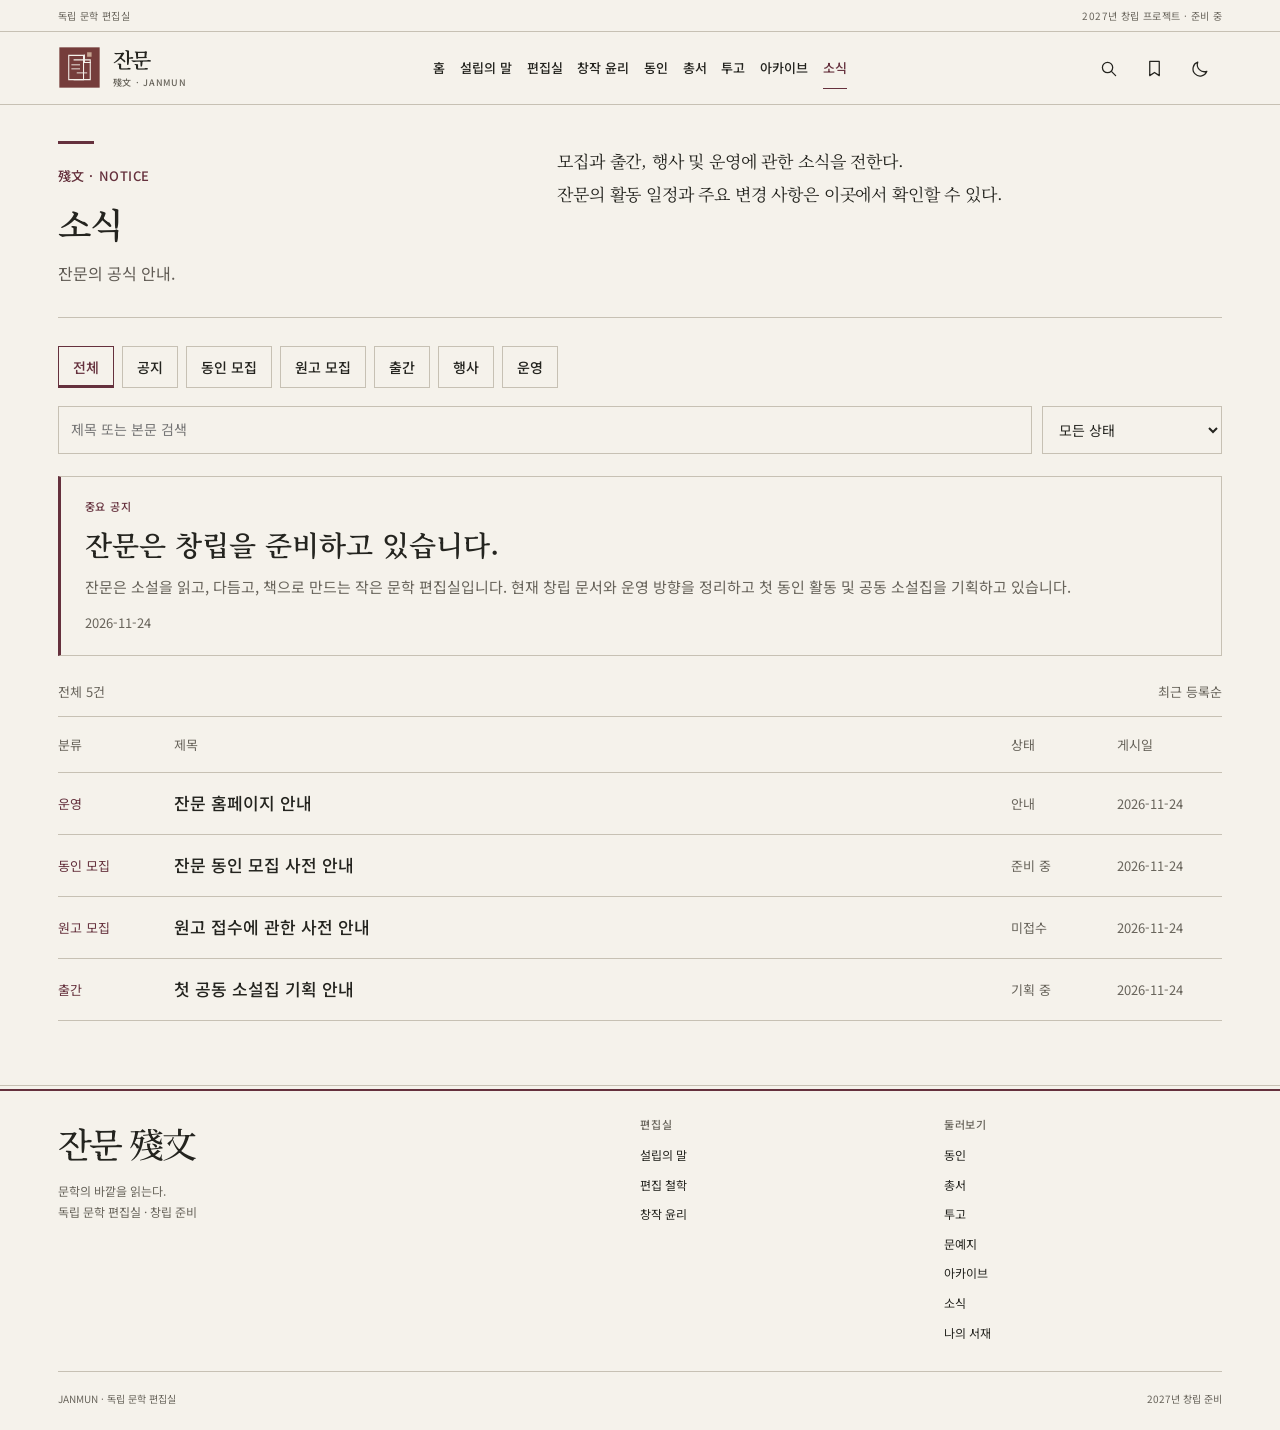
<file: news/index.html>
<!doctype html>
<html lang="ko" data-theme="light" data-site-root="../" data-start-route="news">
  <head>
    <meta charset="utf-8">
    <meta name="viewport" content="width=device-width,initial-scale=1,viewport-fit=cover">
    <meta name="theme-color" content="#f5f2eb">
    <link rel="icon" type="image/svg+xml" href="../assets/janmun-mark.svg">
    <link rel="stylesheet" href="../css/style.css?v=1.0.1">
    <script src="../js/news-data.js?v=0.9.9" defer></script>
    <script src="../js/main.js?v=1.1.0" defer></script>
    <!-- JANMUN SEO BEGIN -->
    <title>소식·공식 공지 | 잔문 殘文</title>
    <meta name="description" content="잔문의 창립 준비, 동인 및 원고 모집, 출간, 행사와 운영에 관한 공식 안내.">
    <link rel="canonical" href="https://dffxonnb-cyber.github.io/JANMUN/news/">
    <meta name="robots" content="index, follow">
    <meta property="og:type" content="website">
    <meta property="og:site_name" content="잔문 殘文">
    <meta property="og:locale" content="ko_KR">
    <meta property="og:title" content="소식·공식 공지 | 잔문 殘文">
    <meta property="og:description" content="잔문의 창립 준비, 동인 및 원고 모집, 출간, 행사와 운영에 관한 공식 안내.">
    <meta property="og:url" content="https://dffxonnb-cyber.github.io/JANMUN/news/">
    <meta property="og:image" content="https://dffxonnb-cyber.github.io/JANMUN/assets/share.png">
    <meta property="og:image:width" content="1200">
    <meta property="og:image:height" content="630">
    <meta property="og:image:alt" content="잔문 편집실 로고">
    <meta name="twitter:card" content="summary_large_image">
    <meta name="twitter:title" content="소식·공식 공지 | 잔문 殘文">
    <meta name="twitter:description" content="잔문의 창립 준비, 동인 및 원고 모집, 출간, 행사와 운영에 관한 공식 안내.">
    <meta name="twitter:image" content="https://dffxonnb-cyber.github.io/JANMUN/assets/share.png">
    <script type="application/ld+json">{"@context":"https://schema.org","@type":"WebPage","name":"소식·공식 공지 | 잔문 殘文","description":"잔문의 창립 준비, 동인 및 원고 모집, 출간, 행사와 운영에 관한 공식 안내.","url":"https://dffxonnb-cyber.github.io/JANMUN/news/","inLanguage":"ko","isPartOf":{"@id":"https://dffxonnb-cyber.github.io/JANMUN/#website"}}</script>
    <!-- JANMUN SEO END -->
  </head>
  <body>
    <a class="skip" href="#main">본문 바로가기</a>
    <div class="progress" aria-hidden="true">
    </div>
    <div class="utility">
      <div class="shell">
        <span>독립 문학 편집실</span><span>2027년 창립 프로젝트 · 준비 중</span>
      </div>
    </div>
    <header class="mast">
      <div class="shell mast-in">
        <a class="brand" href="../" data-route-link="home" aria-label="잔문 홈"><img class="brand-mark" src="../assets/janmun-mark.svg" alt="" width="43" height="43"><span class="brand-text">잔문<small>殘文 · JANMUN</small></span></a>
        <nav class="nav" id="navigation" aria-label="주 메뉴">
          <a href="../" data-route-link="home">홈</a>
          <a href="../about/" data-route-link="about">설립의 말</a>
          <a href="../editorial/" data-route-link="editorial">편집실</a>
          <a href="../ethics/" data-route-link="ethics">창작 윤리</a>
          <a href="../members/" data-route-link="members">동인</a>
          <a href="../books/" data-route-link="books">총서</a>
          <a href="../submission/" data-route-link="submission">투고</a>
          <a href="../archive/" data-route-link="archive">아카이브</a>
          <a href="../news/" data-route-link="news">소식</a>
        </nav>
        <div class="tools">
          <button class="iconbtn" id="search-open" aria-label="글 검색" title="글 검색"><svg viewBox="0 0 24 24"><circle cx="10.8" cy="10.8" r="6.5"/><path d="m16 16 5 5"/></svg></button>
          <a class="iconbtn" href="../saved/" data-route-link="saved" aria-label="나의 서재" title="나의 서재"><svg viewBox="0 0 24 24"><path d="M6 3h12v18l-6-4-6 4z"/></svg></a>
          <button class="iconbtn" id="theme" aria-label="화면 테마 전환" aria-pressed="false" title="어두운 화면"><svg viewBox="0 0 24 24"><path d="M20 15.5A9 9 0 0 1 8.5 4 9 9 0 1 0 20 15.5Z"/></svg></button>
          <button class="iconbtn mobile" id="mobile" aria-label="메뉴 열기" aria-controls="navigation" aria-expanded="false"><svg viewBox="0 0 24 24"><path d="M3 6h18M3 12h18M3 18h18"/></svg></button>
        </div>
      </div>
    </header>
    <main id="main" tabindex="-1">
      <!-- Home: editorial masthead, lead essay and contents -->
      <template data-janmun-view="home">
      <section class="view shell" id="page-home" hidden>
        <div class="edition-line">
          <span>독립 문학 편집실</span>
          <span class="edition-center">문학의 바깥을 읽는다.</span>
          <span>창립 준비 · 2027</span>
        </div>
        <div class="front-masthead">
          <h1 class="front-title">잔문<span>殘文</span></h1>
          <div class="front-imprint">
            <span>JANMUN</span>
            <span>아직 독자를 만나지 못한 글들에 관하여.</span>
          </div>
        </div>

        <section class="front-feature" aria-labelledby="lead-title">
          <figure class="front-art">
            <div class="founding-plate" role="group" aria-label="잔문의 창립 표제">
              <div class="founding-plate-header">
                <span>殘文</span><span>창립 문서 01</span>
              </div>
              <div class="founding-plate-body">
                <div class="founding-characters" aria-label="미독">
                  <span aria-hidden="true">未</span><span aria-hidden="true">讀</span>
                </div>
                <p class="founding-note"><span>아직</span><span>읽히지</span><span>않은 글.</span></p>
              </div>
              <div class="founding-plate-footer">
                <p>그렇게 만든 책이 누군가의 책장에 오래 남아 있기를 바란다.</p>
                <span class="founding-seal" aria-hidden="true">殘</span>
              </div>
            </div>
            <figcaption><span>미독 未讀</span><span>잔문 편집 그래픽 01</span></figcaption>
          </figure>
          <div class="front-copy">
            <div class="front-kicker"><span>창립 문서</span><span>01 / 04</span></div>
            <h2 id="lead-title">많은 책을 만드는 것보다 한 권의 책을 제대로 만드는 일에 마음을 둔다.</h2>
            <p>잔문은 소설을 읽고, 다듬고, 책으로 만드는 작은 문학 편집실이다.</p>
            <div class="front-actions">
              <a class="primary" href="../about/" data-route-link="about">설립의 말 읽기 <span aria-hidden="true">↗</span></a>
              <a class="textlink" href="../archive/?category=journal" data-route-link="journal">문예지 둘러보기 →</a>
            </div>
          </div>
        </section>

        <div class="home-notice"><span class="eyebrow">편집실 소식</span><a href="../news/founding/" data-route-link="news/founding">잔문은 창립을 준비하고 있다. <span aria-hidden="true">→</span></a></div>
        <div class="resume" id="resume" hidden>
          <div><span class="eyebrow">마지막으로 읽은 글</span><a id="resume-link" href="../archive/" data-route-link="archive"></a></div>
          <button id="resume-clear" type="button">기록 지우기</button>
        </div>

        <div class="front-index">
          <section class="front-contents" aria-labelledby="contents-title">
            <div class="section-top">
              <div><span class="eyebrow">창립 문서 01—04</span><h2 id="contents-title">잔문의 목차</h2></div>
              <a class="textlink" href="../archive/" data-route-link="archive">전체 보기 ↗</a>
            </div>
            <div class="entry-grid">
              <a class="entry" href="../about/" data-route-link="about"><span class="entry-no">01</span><h3>설립의 말</h3><p>문학의 바깥을 읽는 이유<span class="entry-detail" data-entry-meta="about"></span></p><span class="entry-arrow" aria-hidden="true">↗</span></a>
              <a class="entry" href="../editorial/" data-route-link="editorial"><span class="entry-no">02</span><h3>편집 철학</h3><p>무엇을 남길 것인가.<span class="entry-detail" data-entry-meta="editorial"></span></p><span class="entry-arrow" aria-hidden="true">↗</span></a>
              <a class="entry" href="../ethics/" data-route-link="ethics"><span class="entry-no">03</span><h3>창작 윤리</h3><p>완벽함이 아니라 정직함.<span class="entry-detail" data-entry-meta="ethics"></span></p><span class="entry-arrow" aria-hidden="true">↗</span></a>
              <a class="entry" href="../members/" data-route-link="members"><span class="entry-no">04</span><h3>잔문 동인</h3><p>서로의 가장 이른 독자이자, 가장 오래 남는 독자로.<span class="entry-detail" data-entry-meta="members"></span></p><span class="entry-arrow" aria-hidden="true">↗</span></a>
            </div>
          </section>
          <aside class="front-margin">
            <span class="eyebrow">문장 하나</span>
            <blockquote id="front-quote">무엇을 남길 것인가.</blockquote>
            <a id="front-quote-source" href="../editorial/" data-route-link="editorial">편집 철학</a>
            <button class="quiet-button" type="button" id="next-quote">다른 문장 <span aria-hidden="true">↻</span></button>
          </aside>
        </div>

        <section class="front-projects" aria-labelledby="project-title">
          <div class="section-top">
            <div><span class="eyebrow">2027년 창립 프로젝트</span><h2 id="project-title">만들어 가는 것들</h2></div>
          </div>
          <div class="project-grid">
            <a class="project" href="../archive/?category=journal" data-route-link="journal"><span class="eyebrow">01 · 문예지</span><h3>아직 읽히지 않은 글.</h3><p>단편과 엽편, 창작의 기록을 발표할 공간.</p><span class="project-link">문예지 ↗</span></a>
            <a class="project" href="../members/" data-route-link="members"><span class="eyebrow">02 · 동인</span><h3>서로의 첫 독자로.</h3><p>정기 모집으로 함께하는 소규모 온라인 문학 공동체.</p><span class="project-link">동인 소개 ↗</span></a>
            <a class="project" href="../books/" data-route-link="books"><span class="eyebrow">03 · 총서</span><h3>한 권씩, 오래 남을 문학을.</h3><p>첫 공동 소설집을 준비하고 있다.</p><span class="project-link">총서 보기 ↗</span></a>
          </div>
        </section>
        <div class="front-invitation"><div><span class="eyebrow">창작자에게</span><h2>당신의 글을 기다리는 곳.</h2><p>현재 원고 접수와 동인 모집을 준비하고 있다.</p></div><a href="../submission/" data-route-link="submission" class="outline">투고 안내 읽기 ↗</a></div>
      </section>
      </template>
      <template data-janmun-view="about">
      <section class="view shell reading" id="page-about" hidden>
        <div class="crumb">
          <a href="../" data-route-link="home">잔문</a> / <a href="../archive/" data-route-link="archive">아카이브</a> / 설립의 말
        </div>
        <div class="reader-grid">
          <article class="editorial-spread">
            <header class="article-head editorial-heading">
              <p class="eyebrow">잔문 · 창립 문서 01</p>
              <h1>설립의 말</h1>
              <p>문학의 바깥을 읽는 이유</p>
              <div class="reading-meta">
                <span data-reading-time="about"></span><span data-reading-status="about"></span>
              </div>
            </header>
            <div class="prose editorial-copy">
              <p>잔문은 소설을 읽고, 다듬고, 책으로 만드는 작은 문학 편집실이다.</p>
              <p>우리는 작가가 어떤 이력을 가졌는지보다 어떤 글을 쓰는지에 관심이 있다. 인공지능을 활용한 글도, 혼자 힘으로 완성한 글도 그 자체로 읽고자 한다. 창작의 방식은 저마다 다를 수 있지만, 자신의 글을 대하는 태도만큼은 중요하게 생각한다.</p>
              <p>완성된 원고뿐 아니라 아직 고쳐 쓸 여지가 있는 글에도 관심을 기울인다. 작가가 쓰고 싶었던 이야기를 함께 고민하고, 그 사람의 문장을 잃지 않는 방향으로 작품을 다듬고 싶다.</p>
              <p>많은 책을 만드는 것보다 한 권의 책을 제대로 만드는 일에 마음을 둔다.</p>
              <p>그렇게 만든 책이 누군가의 책장에 오래 남아 있기를 바란다.</p>
              <p><strong>문학의 바깥을 읽는다.</strong></p>
              <p>잔문 殘文</p>
            </div>
            <div class="annotation-area">
              <div class="annotation-head"><h2>읽고 남기기</h2><span class="muted">나만의 비공개 기록</span></div>
              <p class="muted">본문의 문장을 선택하거나 아래 버튼으로 문단을 골라 저장하세요.</p>
              <div class="actions"><button class="outline" type="button" data-collect="about">문장 수집</button><button class="outline" type="button" data-note-open="about">독서 메모 쓰기</button><a class="textlink" href="../saved/" data-route-link="saved">나의 서재 ↗</a></div>
              <div class="note-editor" data-note-editor="about" hidden><label>이 글에 대한 메모<textarea rows="4" maxlength="3000" data-note-text="about" placeholder="읽으며 남은 생각을 적어 보세요."></textarea></label><div class="actions"><button class="primary" type="button" data-note-save="about">메모 저장</button><button class="outline" type="button" data-note-close="about">닫기</button></div></div>
            </div>
            <div class="reader-end-controls">
              <button class="outline" type="button" data-read="about" aria-pressed="false">읽음 표시</button><button class="outline" type="button" data-print>인쇄 / PDF 저장</button>
            </div>
            <div class="next-reading">
              <a href="../" data-route-link="home"><small>← 처음으로</small>잔문</a><a href="../editorial/" data-route-link="editorial"><small>다음 글 →</small>편집 철학</a>
            </div>
            <div class="article-end">
              <span>殘</span><a href="../archive/" data-route-link="archive">모든 글 보기 ↗</a>
            </div>
          </article>
        </div>
      </section>
      </template>
      <template data-janmun-view="editorial">
      <section class="view shell reading" id="page-editorial" hidden>
        <div class="crumb">
          <a href="../" data-route-link="home">잔문</a> / <a href="../archive/" data-route-link="archive">아카이브</a> / 편집 철학
        </div>
        <div class="reader-grid">
          <article class="editorial-spread">
            <header class="article-head editorial-heading">
              <p class="eyebrow">잔문 · 창립 문서 02</p>
              <h1>편집 철학</h1>
              <p>무엇을 남길 것인가.</p>
              <div class="reading-meta">
                <span data-reading-time="editorial"></span><span data-reading-status="editorial"></span>
              </div>
            </header>
            <div class="prose editorial-copy">
              <p>잔문은 익숙한 것을 낯설게 바라보는 소설에 관심이 있다.</p>
              <p>특별한 사건이 있어야 좋은 이야기가 되는 것은 아니다. 오래 함께 살아온 사람을 문득 이해할 수 없게 되는 순간이나, 무심코 지나친 일에서 이전과 다른 의미를 발견하는 일도 충분히 소설이 될 수 있다.</p>
              <p>우리는 작품이 다루는 소재보다 그것을 바라보는 작가의 시선을 중요하게 생각한다.</p>
              <p>원고를 살필 때에는 문장의 정확성, 인물의 개연성, 이야기의 구조를 함께 검토한다. 다만 모든 문장이 매끄러워야 한다고 생각하지는 않는다. 작품의 결함과 작가의 개성을 구분하는 것 역시 편집의 몫이기 때문이다.</p>
              <p>고쳐야 할 문장과 고치지 말아야 할 문장 사이에서 충분히 고민한다.</p>
              <p>잔문이라는 이름에는 그러한 뜻도 담겨 있다.</p>
              <p>무엇을 남길 것인가.</p>
              <p>우리가 원고를 읽으며 가장 오래 생각하는 질문이다.</p>
            </div>
            <div class="annotation-area">
              <div class="annotation-head"><h2>읽고 남기기</h2><span class="muted">나만의 비공개 기록</span></div>
              <p class="muted">본문의 문장을 선택하거나 아래 버튼으로 문단을 골라 저장하세요.</p>
              <div class="actions"><button class="outline" type="button" data-collect="editorial">문장 수집</button><button class="outline" type="button" data-note-open="editorial">독서 메모 쓰기</button><a class="textlink" href="../saved/" data-route-link="saved">나의 서재 ↗</a></div>
              <div class="note-editor" data-note-editor="editorial" hidden><label>이 글에 대한 메모<textarea rows="4" maxlength="3000" data-note-text="editorial" placeholder="읽으며 남은 생각을 적어 보세요."></textarea></label><div class="actions"><button class="primary" type="button" data-note-save="editorial">메모 저장</button><button class="outline" type="button" data-note-close="editorial">닫기</button></div></div>
            </div>
            <div class="reader-end-controls">
              <button class="outline" type="button" data-read="editorial" aria-pressed="false">읽음 표시</button><button class="outline" type="button" data-print>인쇄 / PDF 저장</button>
            </div>
            <div class="next-reading">
              <a href="../about/" data-route-link="about"><small>← 이전 글</small>설립의 말</a><a href="../ethics/" data-route-link="ethics"><small>다음 글 →</small>창작 윤리</a>
            </div>
            <div class="article-end">
              <span>殘</span><a href="../archive/" data-route-link="archive">모든 글 보기 ↗</a>
            </div>
          </article>
        </div>
      </section>
      </template>
      <template data-janmun-view="ethics">
      <section class="view shell reading" id="page-ethics" hidden>
        <div class="crumb">
          <a href="../" data-route-link="home">잔문</a> / <a href="../archive/" data-route-link="archive">아카이브</a> / 창작 윤리
        </div>
        <div class="reader-grid">
          <article class="editorial-spread">
            <header class="article-head editorial-heading">
              <p class="eyebrow">잔문 · 창립 문서 03</p>
              <h1>창작 윤리</h1>
              <p>완벽함이 아니라 정직함.</p>
              <div class="reading-meta">
                <span data-reading-time="ethics"></span><span data-reading-status="ethics"></span>
              </div>
            </header>
            <div class="prose editorial-copy">
              <p>창작의 방식은 저마다 다르지만, 작품에 대한 책임까지 달라지는 것은 아니다.</p>
              <p>잔문은 인공지능의 활용을 창작의 결격 사유로 삼지 않는다. 다만 사용한 도구와 그 개입 범위를 사실대로 밝히고, 타인의 저작물과 권리를 존중하는 것을 기본으로 삼는다.</p>
              <p>우리는 모든 문장을 직접 작성했다는 사실만으로 창작의 주체성이 증명된다고 생각하지 않는다. 무엇을 받아들이고 무엇을 거절했는지, 어떤 판단을 거쳐 작품을 완성했는지 역시 창작의 일부다.</p>
              <p>그러나 도구의 도움을 받았다는 사실이 작품의 결함이나 윤리적 문제에 대한 면책 사유가 될 수는 없다. 최종 원고에 대한 판단과 책임은 창작자에게 있다.</p>
              <p>창작의 과정을 숨기지 않는다.<br>타인의 것을 자신의 것으로 내놓지 않는다.<br>자신이 완성한 작품에 책임을 진다.</p>
              <p>잔문이 창작자에게 바라는 것은 완벽함이 아니라 정직함이다.</p>
            </div>
            <div class="annotation-area">
              <div class="annotation-head"><h2>읽고 남기기</h2><span class="muted">나만의 비공개 기록</span></div>
              <p class="muted">본문의 문장을 선택하거나 아래 버튼으로 문단을 골라 저장하세요.</p>
              <div class="actions"><button class="outline" type="button" data-collect="ethics">문장 수집</button><button class="outline" type="button" data-note-open="ethics">독서 메모 쓰기</button><a class="textlink" href="../saved/" data-route-link="saved">나의 서재 ↗</a></div>
              <div class="note-editor" data-note-editor="ethics" hidden><label>이 글에 대한 메모<textarea rows="4" maxlength="3000" data-note-text="ethics" placeholder="읽으며 남은 생각을 적어 보세요."></textarea></label><div class="actions"><button class="primary" type="button" data-note-save="ethics">메모 저장</button><button class="outline" type="button" data-note-close="ethics">닫기</button></div></div>
            </div>
            <div class="reader-end-controls">
              <button class="outline" type="button" data-read="ethics" aria-pressed="false">읽음 표시</button><button class="outline" type="button" data-print>인쇄 / PDF 저장</button>
            </div>
            <div class="next-reading">
              <a href="../editorial/" data-route-link="editorial"><small>← 이전 글</small>편집 철학</a><a href="../members/" data-route-link="members"><small>다음 글 →</small>잔문 동인</a>
            </div>
            <div class="article-end">
              <span>殘</span><a href="../archive/" data-route-link="archive">모든 글 보기 ↗</a>
            </div>
          </article>
        </div>
      </section>
      </template>
      <template data-janmun-view="members">
      <section class="view shell reading" id="page-members" hidden>
        <div class="crumb">
          <a href="../" data-route-link="home">잔문</a> / <a href="../archive/" data-route-link="archive">아카이브</a> / 잔문 동인
        </div>
        <div class="reader-grid">
          <article class="editorial-spread">
            <header class="article-head editorial-heading">
              <p class="eyebrow">잔문 · 창립 문서 04</p>
              <h1>잔문 동인</h1>
              <p>서로의 가장 이른 독자이자, 가장 오래 남는 독자로.</p>
              <div class="reading-meta">
                <span data-reading-time="members"></span><span data-reading-status="members"></span>
              </div>
            </header>
            <div class="prose editorial-copy">
              <p>잔문 동인은 각자의 작품을 쓰고 서로의 문학을 읽는 창작 공동체다.</p>
              <p>정기 모집을 통해 소규모로 구성하며, 온라인을 중심으로 활동한다. 서로의 원고에 충분한 시간을 들이고 지속적인 대화를 나눌 수 있는 규모를 지향한다.</p>
              <p>주요 활동은 원고 합평과 작품 연구, 문학에 관한 토론이다. 완성된 작품은 물론 아직 방향을 찾지 못한 원고도 함께 살핀다. 그 과정에서 발전한 작품을 문예지와 공동 소설집으로 선보이고자 한다.</p>
              <p>서로의 문학적 취향이 같을 필요는 없다. 같은 작품을 읽고 다른 이야기를 나눌 수 있다는 것 역시 함께 읽는 이유 중 하나다.</p>
              <p>합평에서는 막연한 칭찬보다 구체적인 감상을 나눈다. 타인의 문장을 자신의 취향에 맞추기보다 그 문장이 가진 가능성을 살핀다.</p>
              <p>등단이나 출간 경력은 참여의 조건이 아니다. 꾸준히 쓰고 읽으며, 자신의 작품만큼 타인의 작품에도 시간을 내어 줄 수 있는 사람과 함께하고 싶다.</p>
              <p>서로의 가장 이른 독자이자, 가장 오래 남는 독자로.</p>
              <p>잔문 殘文</p>
            </div>
            <div class="annotation-area">
              <div class="annotation-head"><h2>읽고 남기기</h2><span class="muted">나만의 비공개 기록</span></div>
              <p class="muted">본문의 문장을 선택하거나 아래 버튼으로 문단을 골라 저장하세요.</p>
              <div class="actions"><button class="outline" type="button" data-collect="members">문장 수집</button><button class="outline" type="button" data-note-open="members">독서 메모 쓰기</button><a class="textlink" href="../saved/" data-route-link="saved">나의 서재 ↗</a></div>
              <div class="note-editor" data-note-editor="members" hidden><label>이 글에 대한 메모<textarea rows="4" maxlength="3000" data-note-text="members" placeholder="읽으며 남은 생각을 적어 보세요."></textarea></label><div class="actions"><button class="primary" type="button" data-note-save="members">메모 저장</button><button class="outline" type="button" data-note-close="members">닫기</button></div></div>
            </div>
            <div class="reader-end-controls">
              <button class="outline" type="button" data-read="members" aria-pressed="false">읽음 표시</button><button class="outline" type="button" data-print>인쇄 / PDF 저장</button>
            </div>
            <div class="next-reading">
              <a href="../ethics/" data-route-link="ethics"><small>← 이전 글</small>창작 윤리</a><a href="../books/" data-route-link="books"><small>다음으로 →</small>잔문 총서</a>
            </div>
            <div class="article-end">
              <span>殘</span><a href="../archive/" data-route-link="archive">모든 글 보기 ↗</a>
            </div>
          </article>
        </div>
      </section>
      </template>
      <template data-janmun-view="archive">
      <section class="view shell" id="page-archive" hidden>
        <div class="archive-intro editorial-spread">
          <header class="archive-heading editorial-heading">
            <span class="archive-rule" aria-hidden="true"></span>
            <span class="eyebrow">殘文 · 文學記錄</span>
            <h1>아카이브</h1>
            <p>문학이 만들어지고 남겨진 자리.</p>
          </header>
          <div class="archive-intro-copy editorial-copy">
            <p>잔문의 창립 문서부터 작가의 작품, 편집 과정과 문학에 관한 대화까지. 한 편의 글이 완성되기까지의 시간과 그 이후에 남겨진 기록을 모은다.</p>
            <p>잔문이 지나온 시간은 이곳에 쌓인다.</p>
          </div>
        </div>
        <div class="page-body archive-body">
          <div class="archive-controls">
            <div class="archive-categories" role="group" aria-label="기록 분류">
              <button type="button" data-archive-category="all" aria-pressed="true">전체<span data-archive-category-count="all"></span></button>
              <button type="button" data-archive-category="founding" aria-pressed="false">창립 문서<span data-archive-category-count="founding"></span></button>
              <button type="button" data-archive-category="journal" aria-pressed="false">문예지<span data-archive-category-count="journal"></span></button>
              <button type="button" data-archive-category="author" aria-pressed="false">작가 기록<span data-archive-category-count="author"></span></button>
              <button type="button" data-archive-category="editing" aria-pressed="false">편집 기록<span data-archive-category-count="editing"></span></button>
              <button type="button" data-archive-category="criticism" aria-pressed="false">문학 비평<span data-archive-category-count="criticism"></span></button>
              <button type="button" data-archive-category="publication" aria-pressed="false">출간 기록<span data-archive-category-count="publication"></span></button>
              <button type="button" data-archive-category="community" aria-pressed="false">공동체 기록<span data-archive-category-count="community"></span></button>
            </div>
            <div class="searchbar archive-search">
              <input type="search" id="archive-query" placeholder="제목·본문·작가 검색" aria-label="아카이브 검색">
              <select id="archive-filter" aria-label="독서 상태"><option value="all">모든 글</option><option value="saved">저장한 글만</option><option value="unread">읽지 않은 글</option><option value="read">읽은 글</option></select>
              <select id="archive-author" aria-label="작가"><option value="all">모든 작가</option></select>
              <select id="archive-year" aria-label="등록 연도"><option value="all">모든 등록 연도</option></select>
              <select id="archive-sort" aria-label="기록 정렬"><option value="number">기록 번호순</option><option value="newest">최근 등록순</option><option value="oldest">오래된 등록순</option></select>
            </div>
          </div>
          <div class="archive-results-head"><div class="archive-count" id="archive-count" aria-live="polite"></div><a class="textlink" href="../saved/" data-route-link="saved">나의 서재 ↗</a></div>
          <div id="archive-list" class="archive-list"><!-- STATIC archive-list BEGIN --><div class="archive-row"><span class="eyebrow">01</span><a href="../about/" data-route-link="about"><span class="archive-record-meta">창립 문서 · 잔문 · 등록 2026-11-24</span><h3>설립의 말</h3><p>문학의 바깥을 읽는 이유</p></a></div><div class="archive-row"><span class="eyebrow">02</span><a href="../editorial/" data-route-link="editorial"><span class="archive-record-meta">창립 문서 · 잔문 · 등록 2026-11-24</span><h3>편집 철학</h3><p>무엇을 남길 것인가.</p></a></div><div class="archive-row"><span class="eyebrow">03</span><a href="../ethics/" data-route-link="ethics"><span class="archive-record-meta">창립 문서 · 잔문 · 등록 2026-11-24</span><h3>창작 윤리</h3><p>완벽함이 아니라 정직함.</p></a></div><div class="archive-row"><span class="eyebrow">04</span><a href="../members/" data-route-link="members"><span class="archive-record-meta">창립 문서 · 잔문 · 등록 2026-11-24</span><h3>잔문 동인</h3><p>서로의 가장 이른 독자이자, 가장 오래 남는 독자로.</p></a></div><!-- STATIC archive-list END --></div>
          <div class="archive-empty-actions" id="archive-empty-actions" hidden><a class="outline" href="../submission/" data-route-link="submission">투고 안내 →</a></div>
          <p class="archive-footnote">기록의 등록일은 아카이브에 수록한 날짜이며, 최초 집필일이나 발표일과 다를 수 있다. 작가의 미공개 원고와 합평·편집 기록은 동의를 얻은 경우에만 공개한다.</p>
        </div>
      </section>
      </template>
      <template data-janmun-view="saved">
      <section class="view shell" id="page-saved" hidden>
        <div class="editorial-spread library-intro">
          <header class="editorial-heading">
            <span class="editorial-rule" aria-hidden="true"></span>
            <span class="eyebrow">나의 독서 기록</span>
            <h1>나의 서재</h1>
          </header>
          <div class="editorial-copy"><p>읽고, 남기고, 다시 펼쳐 보는 곳. 기록은 이 브라우저에만 저장됩니다.</p></div>
        </div>
        <div class="page-body">
          <div class="library-summary" aria-label="서재 현황">
            <div><strong id="save-count">0</strong><span>저장한 글</span></div>
            <div><strong id="finished-count">0</strong><span>읽은 글</span></div>
            <div><strong id="quote-count">0</strong><span>수집한 문장</span></div>
            <div><strong id="note-count">0</strong><span>독서 메모</span></div>
          </div>
          <div class="library-tabs" role="group" aria-label="서재 분류">
            <button type="button" data-library-tab="saved" aria-pressed="true">보관함</button>
            <button type="button" data-library-tab="quotes" aria-pressed="false">문장 수집</button>
            <button type="button" data-library-tab="notes" aria-pressed="false">독서 메모</button>
            <button type="button" data-library-tab="history" aria-pressed="false">읽은 기록</button>
          </div>
          <div id="library-saved" class="library-panel"><div class="archive-list" id="saved-list"></div><p><a class="outline" href="../archive/" data-route-link="archive">다른 글 찾기 →</a></p></div>
          <div id="library-quotes" class="library-panel" hidden><div id="quote-list" class="archive-list"></div></div>
          <div id="library-notes" class="library-panel" hidden><div id="note-list" class="archive-list"></div></div>
          <div id="library-history" class="library-panel" hidden><div id="history-list" class="archive-list"></div></div>
          <div class="library-export"><p class="muted">기기를 바꾸거나 브라우저 데이터를 삭제하기 전에 기록을 파일로 보관하세요.</p><button type="button" class="outline" id="library-export">서재 기록 내려받기 ↓</button></div>
        </div>
      </section>
      </template>
      <template data-janmun-view="books">
      <section class="view shell" id="page-books" hidden>
        <div class="series-intro editorial-spread">
          <header class="series-heading editorial-heading">
            <span class="series-rule" aria-hidden="true"></span>
            <span class="eyebrow">출간 준비</span>
            <h1>잔문 총서</h1>
            <p>한 권씩, 오래 남을 문학을.</p>
          </header>
          <div class="prose series-copy editorial-copy">
            <p>잔문 총서는 서로 다른 작가의 문학을 한 권씩 엮어 가는 출간 프로젝트다.</p>
            <p>단편소설집과 공동 소설집을 중심으로 시작하되, 작품에 따라 책의 형태와 구성을 달리하고자 한다. 한 권의 책이 가진 고유한 성격을 존중하며, 정해진 형식에 작품을 맞추지 않는다.</p>
            <p>원고의 선정부터 편집, 표지와 지면의 구성까지 작품을 읽는 경험의 일부라고 생각한다. 내용과 형식이 서로 어긋나지 않는 책을 만들고 싶다.</p>
            <p>출간의 수나 속도에 얽매이지 않는다. 각자의 작품에 필요한 시간을 들이고, 충분한 편집을 거쳐 독자에게 건넨다.</p>
            <p>잔문의 책이 책장에 꽂힌 뒤에도 몇 번쯤 다시 펼쳐지는 책이기를 바란다.</p>
            <p>한 권씩, 오래 남을 문학을.</p>
            <p>잔문 殘文</p>
          </div>
        </div>
        <div class="section-top"><h2>첫 출간 프로젝트</h2><span class="muted">기획 단계</span></div>
        <div class="page-body book-layout">
          <div class="book-cover" aria-label="첫 공동 소설집 표지 콘셉트, 제목 미정">
            <span>殘文 · 공동선 001 / 기획 시안</span><strong>잔문 공동선</strong><span>첫 번째 소설집 · 제목 미정</span>
          </div>
          <div class="book-info">
            <span class="status">출간 기획 중</span>
            <h2>첫 번째 공동 소설집</h2>
            <p>서로 다른 작가의 엽편과 단편을 한 권으로 엮는 첫 번째 프로젝트다. 작품의 완성도를 중심으로 원고를 선정하며, 제목과 수록작은 아직 확정되지 않았다.</p>
            <dl class="facts">
              <dt>출간 목표</dt><dd>2027년 하반기 (안)</dd>
              <dt>구성</dt><dd>엽편·단편소설</dd>
              <dt>출간 형태</dt><dd>종이책 중심 · 전자책 병행 계획</dd>
              <dt>작가</dt><dd>모집 전</dd>
              <dt>판매</dt><dd>미정 · 예약 접수 없음</dd>
            </dl>
            <a class="outline" href="../members/" data-route-link="members">잔문 동인에 관하여 →</a>
          </div>
        </div>
        <div class="section-top"><h2>총서의 구성</h2><span class="muted">기획 분류</span></div>
        <div class="page-body">
          <p>공동선과 소설선을 중심으로 시작하고, 작품과 운영 여건에 따라 다른 시리즈를 확장할 계획이다.</p>
          <dl class="facts">
            <dt>잔문 소설선</dt><dd>개인 단편·중편 소설집</dd>
            <dt>잔문 공동선</dt><dd>여러 작가의 공동 소설집</dd>
            <dt>잔문 엽편선</dt><dd>짧은 소설을 엮은 작품집</dd>
            <dt>잔문 문고</dt><dd>작은 판형의 문학 시리즈</dd>
            <dt>잔문 특별판</dt><dd>작품의 특성에 따른 별도 기획</dd>
          </dl>
          <p class="muted">현재 출간된 도서는 없으며, 세부 출간 일정은 확정 후 소식에서 안내한다.</p>
          <a class="outline" href="../news/" data-route-link="news">잔문 소식 →</a>
        </div>
      </section>
      </template>
      <template data-janmun-view="submission">
      <section class="view shell" id="page-submission" hidden>
        <div class="editorial-spread submission-intro">
          <header class="editorial-heading">
            <span class="editorial-rule" aria-hidden="true"></span>
            <span class="eyebrow">접수 준비</span>
            <h1>투고</h1>
            <p>창작의 방식을 숨기지 않고도 작품을 건넬 수 있는 곳.</p>
          </header>
          <div class="editorial-copy">
            <span class="status">현재 모집 및 원고 접수 준비 중</span>
            <p class="recruit-note">동인 및 작가 모집 일정, 원고 제출 방법, 세부 심사 기준은 확정 후 이 페이지에서 공개합니다.</p>
          </div>
        </div>
        <div class="submission-faq-layout">
          <div class="faq-nav">
            <span class="eyebrow">투고 안내 · Q&amp;A</span>
            <h2>투고에 관하여</h2>
            <p>투고 전에 궁금한 사항을 확인하세요. 세부 접수 기준은 모집 공고에서 확정합니다.</p>
            <div class="faq-filters" role="group" aria-label="질문 분류">
              <button type="button" data-faq-filter="all" aria-pressed="true">전체</button>
              <button type="button" data-faq-filter="eligibility" aria-pressed="false">투고 자격</button>
              <button type="button" data-faq-filter="ai" aria-pressed="false">AI 활용</button>
              <button type="button" data-faq-filter="review" aria-pressed="false">심사 및 편집</button>
              <button type="button" data-faq-filter="rights" aria-pressed="false">비용 및 권리</button>
              <button type="button" data-faq-filter="apply" aria-pressed="false">접수 안내</button>
            </div>
            <p><a class="textlink" href="../ethics/" data-route-link="ethics">창작 윤리 전문 읽기 ↗</a></p>
          </div>
          <div class="faq" id="submission-faq">
            <section class="faq-group" data-faq-group="eligibility" aria-label="투고 자격">
              <h3>투고 자격</h3>
              <details>
                <summary>누구나 투고할 수 있나요?</summary>
                <div class="faq-answer"><p>등단 여부나 출간 경력에 관계없이 투고할 수 있습니다. 처음 소설을 쓰는 분부터 꾸준히 작품 활동을 이어 온 분까지, 창작자의 이력보다 제출한 작품 자체를 중심으로 검토합니다.</p><p>잔문 동인에 소속되어 있지 않아도 투고할 수 있습니다.</p></div>
              </details>
              <details>
                <summary>어떤 작품을 투고할 수 있나요?</summary>
                <div class="faq-answer"><p>엽편소설과 단편소설을 중심으로 원고를 검토할 예정입니다. 특정한 분위기나 주제를 잔문의 취향에 맞추어 작성할 필요는 없습니다.</p><p>중편 및 장편소설의 접수 여부, 분량과 제출 형식은 모집 공고에서 안내합니다.</p></div>
              </details>
              <details>
                <summary>아직 완성하지 못한 원고도 제출할 수 있나요?</summary>
                <div class="faq-answer"><p>정식 출간 투고는 완결된 원고를 원칙으로 준비하고 있습니다. 완결된 원고라도 수정과 발전 가능성을 함께 검토합니다.</p><p>집필 중인 작품에 대한 지속적인 합평을 원하신다면 잔문 동인 활동을 권장합니다.</p></div>
              </details>
              <details>
                <summary>이미 다른 플랫폼에 공개한 작품도 제출할 수 있나요?</summary>
                <div class="faq-answer"><p>개인 블로그나 브런치 등에서 공개한 작품도 기존 계약 및 권리 관계에 문제가 없다면 검토할 수 있는 방향으로 준비하고 있습니다.</p><p>이전에 공개하거나 출간한 이력은 투고 시 밝혀 주시기 바랍니다. 기발표작의 구체적인 접수 기준은 모집 공고에서 확정합니다.</p></div>
              </details>
            </section>
            <section class="faq-group" data-faq-group="ai" aria-label="AI 활용">
              <h3>AI 활용</h3>
              <details>
                <summary>인공지능을 활용한 작품도 투고할 수 있나요?</summary>
                <div class="faq-answer"><p>가능합니다. 소재 발굴, 자료 조사, 이야기의 구조 설계, 초고 작성, 문장 수정 등 창작 과정에서 인공지능을 활용한 작품도 검토 대상입니다.</p><p>다만 인공지능의 개입 과정과 범위를 사실대로 밝히고, 타인의 권리를 존중하며 최종 원고에 대한 책임을 져야 합니다. 활용 여부만으로 작품의 문학적 가치를 판단하지 않습니다.</p></div>
              </details>
              <details>
                <summary>인공지능 활용 내역은 어느 정도까지 공개해야 하나요?</summary>
                <div class="faq-answer"><p>사용한 도구, 활용 목적, 개입한 창작 단계, 최종 작품에 반영된 범위를 설명해 주시면 됩니다. 단순 교정인지 문장 생성이나 사건 구성에도 활용했는지 구분해 주시기 바랍니다.</p><p>정확한 활용 비율을 산출하기 어려운 경우 창작 과정에서 이루어진 판단과 수정 내용을 구체적으로 설명해 주시기 바랍니다. 세부 제출 양식은 모집 공고에서 안내합니다.</p></div>
              </details>
              <details>
                <summary>인공지능을 사용하지 않은 작품도 투고할 수 있나요?</summary>
                <div class="faq-answer"><p>물론입니다. 인공지능은 잔문의 창작자에게 요구되는 도구가 아닙니다. 어떠한 도구를 사용했는지보다 작품에 담긴 창작자의 시선과 문학적 완성도를 중요하게 생각합니다.</p></div>
              </details>
            </section>
            <section class="faq-group" data-faq-group="review" aria-label="심사 및 편집">
              <h3>심사 및 편집</h3>
              <details>
                <summary>원고는 어떤 기준으로 심사하나요?</summary>
                <div class="faq-answer"><p>작가의 이력이나 인지도보다 작품의 문학적 요소를 중심으로 검토합니다. 모두 완벽한 작품만을 찾는 것은 아니며, 작품마다 가진 강점과 발전 가능성을 종합적으로 살핍니다.</p><ul><li>작품의 독창성과 고유한 시선</li><li>문장의 완성도와 표현의 적절성</li><li>인물과 사건의 개연성</li><li>이야기의 구조와 완결성</li><li>작품의 정서적·사유적 깊이</li><li>편집을 통한 발전 가능성</li></ul></div>
              </details>
              <details>
                <summary>투고하면 어떤 과정을 거치게 되나요?</summary>
                <div class="faq-answer"><p>기본 제출 요건과 창작 윤리 준수 여부를 확인한 뒤 작품에 대한 편집 검토를 진행할 예정입니다. 추가 검토가 필요하면 창작 과정에 대한 질문이나 수정 제안을 드릴 수 있습니다.</p><p>최종 출간 여부는 작품 검토, 출간 여건 및 창작자와의 협의를 거쳐 결정합니다. 투고나 동인 참여 자체가 출간을 보장하지는 않습니다.</p></div>
              </details>
              <details>
                <summary>편집 과정에서 원고가 크게 변경될 수도 있나요?</summary>
                <div class="faq-answer"><p>문장, 인물, 사건 및 이야기의 구조에 관한 수정 의견을 제안할 수 있습니다. 다만 작가의 고유한 문체와 작품의 의도를 존중하며, 주요 수정 사항은 창작자와 협의하여 결정하는 것을 원칙으로 합니다.</p></div>
              </details>
            </section>
            <section class="faq-group" data-faq-group="rights" aria-label="비용 및 권리">
              <h3>비용 및 권리</h3>
              <details>
                <summary>투고하거나 출간할 때 비용이 발생하나요?</summary>
                <div class="faq-answer"><p>투고와 원고 심사는 무료로 진행합니다.</p><p>출간 계약이 성립된 작품의 편집 및 제작 비용은 잔문이 부담하며, 창작자에게 도서 구매를 출간의 조건으로 요구하지 않습니다.</p></div>
              </details>
              <details>
                <summary>출간 후 인세는 어떻게 지급되나요?</summary>
                <div class="faq-answer"><p>판매 실적에 따라 인세를 지급합니다. 구체적인 인세율과 산정 방식, 정산 주기는 출간 계약 체결 전에 안내하고 협의합니다.</p><p>공동 소설집의 경우 참여 작가 간 인세 배분 기준도 사전에 협의합니다. 인공지능 활용 여부에 따른 인세 차등은 두지 않습니다.</p></div>
              </details>
              <details>
                <summary>투고한 작품의 저작권은 어떻게 되나요?</summary>
                <div class="faq-answer"><p>원고를 투고하는 것만으로 저작권이나 출판권이 잔문에 이전되지 않습니다.</p><p>출간이 결정된 경우 출판에 필요한 이용 범위와 계약 기간 등의 조건을 별도로 협의합니다. 미출간 원고를 창작자의 동의 없이 공개하거나 출간하지 않습니다.</p></div>
              </details>
            </section>
            <section class="faq-group" data-faq-group="apply" aria-label="접수 안내">
              <h3>접수 안내</h3>
              <details>
                <summary>심사 결과는 언제 받을 수 있나요?</summary>
                <div class="faq-answer"><p>원고 검토 기간과 결과 안내 방식은 모집 공고에서 안내할 예정입니다. 선정 여부와 관계없이 결과를 안내하는 것을 운영 방향으로 삼되, 모든 원고에 개별적인 비평이나 합평을 제공하는 것은 아닙니다.</p></div>
              </details>
              <details>
                <summary>현재 원고를 제출할 수 있나요?</summary>
                <div class="faq-answer"><p>현재 잔문은 첫 원고 접수와 동인 모집을 준비하고 있습니다. 모집 일정과 접수 방법, 제출 서류 및 세부 심사 기준은 확정 후 홈페이지를 통해 공개합니다.</p><p>현재 제공되는 투고 준비 노트는 개인적인 원고 준비를 위한 기능이며, 작성 내용이 잔문에 전송되지는 않습니다.</p></div>
              </details>
            </section>
          </div>
        </div>
        <div class="section-top"><h2>심사 및 출간 절차</h2><span class="muted">운영 예정</span></div>
        <ol class="submission-steps">
          <li><span class="eyebrow">01</span><h3>원고 접수</h3><p>원고 및 창작 과정 확인</p></li>
          <li><span class="eyebrow">02</span><h3>기본 요건 검토</h3><p>제출 요건과 창작 윤리 확인</p></li>
          <li><span class="eyebrow">03</span><h3>작품 심사</h3><p>문학적 완성도와 가능성 검토</p></li>
          <li><span class="eyebrow">04</span><h3>편집 협의</h3><p>필요한 수정 방향 논의</p></li>
          <li><span class="eyebrow">05</span><h3>출간 결정 및 계약</h3><p>출간 여건·권리·인세 조건 합의</p></li>
          <li><span class="eyebrow">06</span><h3>제작 및 출간</h3><p>교정·교열·디자인·제작</p></li>
        </ol>
        <div class="section-top"><h2>투고 준비</h2><span class="muted">접수 기능 아님</span></div>
        <div class="page-body submission-grid submission-prep">
          <div class="submission-checklist">
              <h2>투고 전 확인할 사항</h2>
              <p class="muted">준비용 목록입니다. 아직 확정된 모집 요강은 아닙니다.</p>
              <label><input type="checkbox"> 원고 제목과 필명 정리</label>
              <label><input type="checkbox"> 작품 소개 작성</label>
              <label><input type="checkbox"> 창작 및 AI 활용 과정 정리</label>
              <label><input type="checkbox"> 인용 문장과 타인의 권리 확인</label>
              <label><input type="checkbox"> 최종 원고 파일 별도 보관</label>
            </div>
          <form class="draft" id="draft-form">
            <h2>투고 준비 노트</h2>
            <p class="muted">접수용이 아닌 개인 준비 양식입니다. 입력 내용은 서버로 전송되지 않습니다. 원고 전문이나 개인정보는 입력하지 마세요.</p>
            <label>필명<input name="name" placeholder="활동 필명" maxlength="80" required></label>
            <label>작품명<input name="title" maxlength="150" required></label>
            <label>분야<select name="genre"><option>단편소설</option><option>엽편소설</option><option>기타</option></select></label>
            <label>AI 활용 방식<textarea name="ai" maxlength="2000" placeholder="어떤 과정에서 어떻게 활용했는지, 또는 활용하지 않았음을 기록하세요."></textarea></label>
            <label>작품 소개<textarea name="intro" maxlength="2000" placeholder="작품에 관한 간단한 소개"></textarea></label>
            <div class="actions">
              <button class="primary" type="submit">초안 파일 내려받기 ↓</button><button class="outline" type="reset">초기화</button>
            </div>
          </form>
        </div>
      </section>
      </template>
      <section class="view shell" id="page-news">
        <div class="notice-intro editorial-spread">
          <header class="notice-heading editorial-heading"><span class="notice-rule" aria-hidden="true"></span><span class="eyebrow">殘文 · NOTICE</span><h1>소식</h1><p>잔문의 공식 안내.</p></header>
          <div class="notice-intro-copy editorial-copy"><p>모집과 출간, 행사 및 운영에 관한 소식을 전한다.<br>잔문의 활동 일정과 주요 변경 사항은 이곳에서 확인할 수 있다.</p></div>
        </div>
        <div class="page-body notice-board" id="news-board">
          <div class="notice-categories" role="group" aria-label="소식 분류"><button type="button" data-news-category="all" aria-pressed="true">전체</button><button type="button" data-news-category="notice" aria-pressed="false">공지</button><button type="button" data-news-category="members" aria-pressed="false">동인 모집</button><button type="button" data-news-category="submission" aria-pressed="false">원고 모집</button><button type="button" data-news-category="publication" aria-pressed="false">출간</button><button type="button" data-news-category="events" aria-pressed="false">행사</button><button type="button" data-news-category="operations" aria-pressed="false">운영</button></div>
          <div class="notice-search"><input id="news-query" type="search" placeholder="제목 또는 본문 검색" aria-label="소식 검색"><select id="news-status" aria-label="진행 상태"><option value="all">모든 상태</option><option>안내</option><option>준비 중</option><option>미접수</option><option>기획 중</option><option>모집 중</option><option>모집 마감</option><option>종료</option></select></div>
          <div id="news-pinned" class="notice-pinned"><!-- STATIC news-pinned BEGIN --><div class="notice-pin"><span class="eyebrow">중요 공지</span><a class="notice-pin-title" href="../news/founding/" data-route-link="news/founding">잔문은 창립을 준비하고 있습니다.</a><p>잔문은 소설을 읽고, 다듬고, 책으로 만드는 작은 문학 편집실입니다. 현재 창립 문서와 운영 방향을 정리하고 첫 동인 활동 및 공동 소설집을 기획하고 있습니다.</p><span class="notice-date">2026-11-24</span></div><!-- STATIC news-pinned END --></div>
          <div class="notice-results"><span id="news-count" aria-live="polite"></span><span>최근 등록순</span></div>
          <div class="notice-table-head" aria-hidden="true"><span>분류</span><span>제목</span><span>상태</span><span>게시일</span></div>
          <div id="news-list" class="notice-list"><!-- STATIC news-list BEGIN --><div class="notice-row"><span class="notice-category">운영</span><a class="notice-row-title" href="../news/website/" data-route-link="news/website">잔문 홈페이지 안내</a><span class="notice-state">안내</span><time class="notice-date" datetime="2026-11-24">2026-11-24</time></div><div class="notice-row"><span class="notice-category">동인 모집</span><a class="notice-row-title" href="../news/members-preview/" data-route-link="news/members-preview">잔문 동인 모집 사전 안내</a><span class="notice-state">준비 중</span><time class="notice-date" datetime="2026-11-24">2026-11-24</time></div><div class="notice-row"><span class="notice-category">원고 모집</span><a class="notice-row-title" href="../news/submission-preview/" data-route-link="news/submission-preview">원고 접수에 관한 사전 안내</a><span class="notice-state">미접수</span><time class="notice-date" datetime="2026-11-24">2026-11-24</time></div><div class="notice-row"><span class="notice-category">출간</span><a class="notice-row-title" href="../news/first-anthology/" data-route-link="news/first-anthology">첫 공동 소설집 기획 안내</a><span class="notice-state">기획 중</span><time class="notice-date" datetime="2026-11-24">2026-11-24</time></div><!-- STATIC news-list END --></div>
          <div id="news-pagination" class="notice-pagination" aria-label="공지 목록 페이지"></div>
        </div>
        <article id="news-detail" class="page-body notice-detail" hidden></article>
      </section>
      
    </main>
    <footer class="footer">
      <div class="shell">
        <div class="footer-grid">
          <div>
            <a href="../" data-route-link="home" class="footer-brand">잔문 殘文</a>
            <p>문학의 바깥을 읽는다.<br>독립 문학 편집실 · 창립 준비</p>
          </div>
          <div>
            <span class="eyebrow">편집실</span><a href="../about/" data-route-link="about">설립의 말</a><a href="../editorial/" data-route-link="editorial">편집 철학</a><a href="../ethics/" data-route-link="ethics">창작 윤리</a>
          </div>
          <div>
            <span class="eyebrow">둘러보기</span><a href="../members/" data-route-link="members">동인</a><a href="../books/" data-route-link="books">총서</a><a href="../submission/" data-route-link="submission">투고</a><a href="../archive/?category=journal" data-route-link="journal">문예지</a><a href="../archive/" data-route-link="archive">아카이브</a><a href="../news/" data-route-link="news">소식</a><a href="../saved/" data-route-link="saved">나의 서재</a>
          </div>
        </div>
        <div class="footline">
          <span>JANMUN · 독립 문학 편집실</span><span>2027년 창립 준비</span>
        </div>
      </div>
    </footer>
    <nav class="mobile-dock" aria-label="모바일 빠른 탐색">
      <a href="../" data-route-link="home"><svg viewBox="0 0 24 24" aria-hidden="true"><path d="m3 11 9-8 9 8v10h-6v-7H9v7H3z"/></svg><span>홈</span></a>
      <a href="../archive/?category=journal" data-route-link="journal"><svg viewBox="0 0 24 24" aria-hidden="true"><path d="M4 4h7a4 4 0 0 1 1 2 4 4 0 0 1 1-2h7v15h-7l-1 2-1-2H4zM12 6v15"/></svg><span>문예지</span></a>
      <a href="../archive/" data-route-link="archive"><svg viewBox="0 0 24 24" aria-hidden="true"><path d="M4 4h16v4H4zM6 8v12h12V8M10 12h4"/></svg><span>아카이브</span></a>
      <a href="../saved/" data-route-link="saved"><svg viewBox="0 0 24 24" aria-hidden="true"><path d="M6 3h12v18l-6-4-6 4z"/></svg><span>나의 서재</span></a>
    </nav>
    <dialog id="search-dialog" aria-labelledby="search-dialog-title">
      <div class="dialog-head">
        <h2 id="search-dialog-title">잔문의 글 검색</h2>
        <button class="iconbtn" id="search-close" aria-label="검색 닫기">×</button>
      </div>
      <input type="search" id="search-query" class="dialog-search" placeholder="찾고 싶은 문장 또는 제목" aria-label="검색어">
      <p class="search-hint">PC 단축키 Ctrl + K · ESC로 닫기</p>
      <div id="search-results" class="dialog-results" aria-live="polite">
      </div>
    </dialog>
    <dialog id="quote-dialog" aria-labelledby="quote-dialog-title">
      <div class="dialog-head"><h2 id="quote-dialog-title">문장 수집</h2><button class="iconbtn" id="quote-close" type="button" aria-label="닫기">×</button></div>
      <p class="muted">간직하고 싶은 문단을 고르세요.</p><div id="quote-options" class="quote-options"></div>
    </dialog>
    <button class="focus-exit" id="focus-exit" type="button">집중 모드 종료 ×</button>
    <div id="toast" class="toast" role="status" hidden>
    </div>
    <noscript>
      <p class="shell">메뉴와 읽기 기능을 이용하려면 JavaScript를 활성화하세요.</p>
    </noscript>
  </body>
</html>
</file>
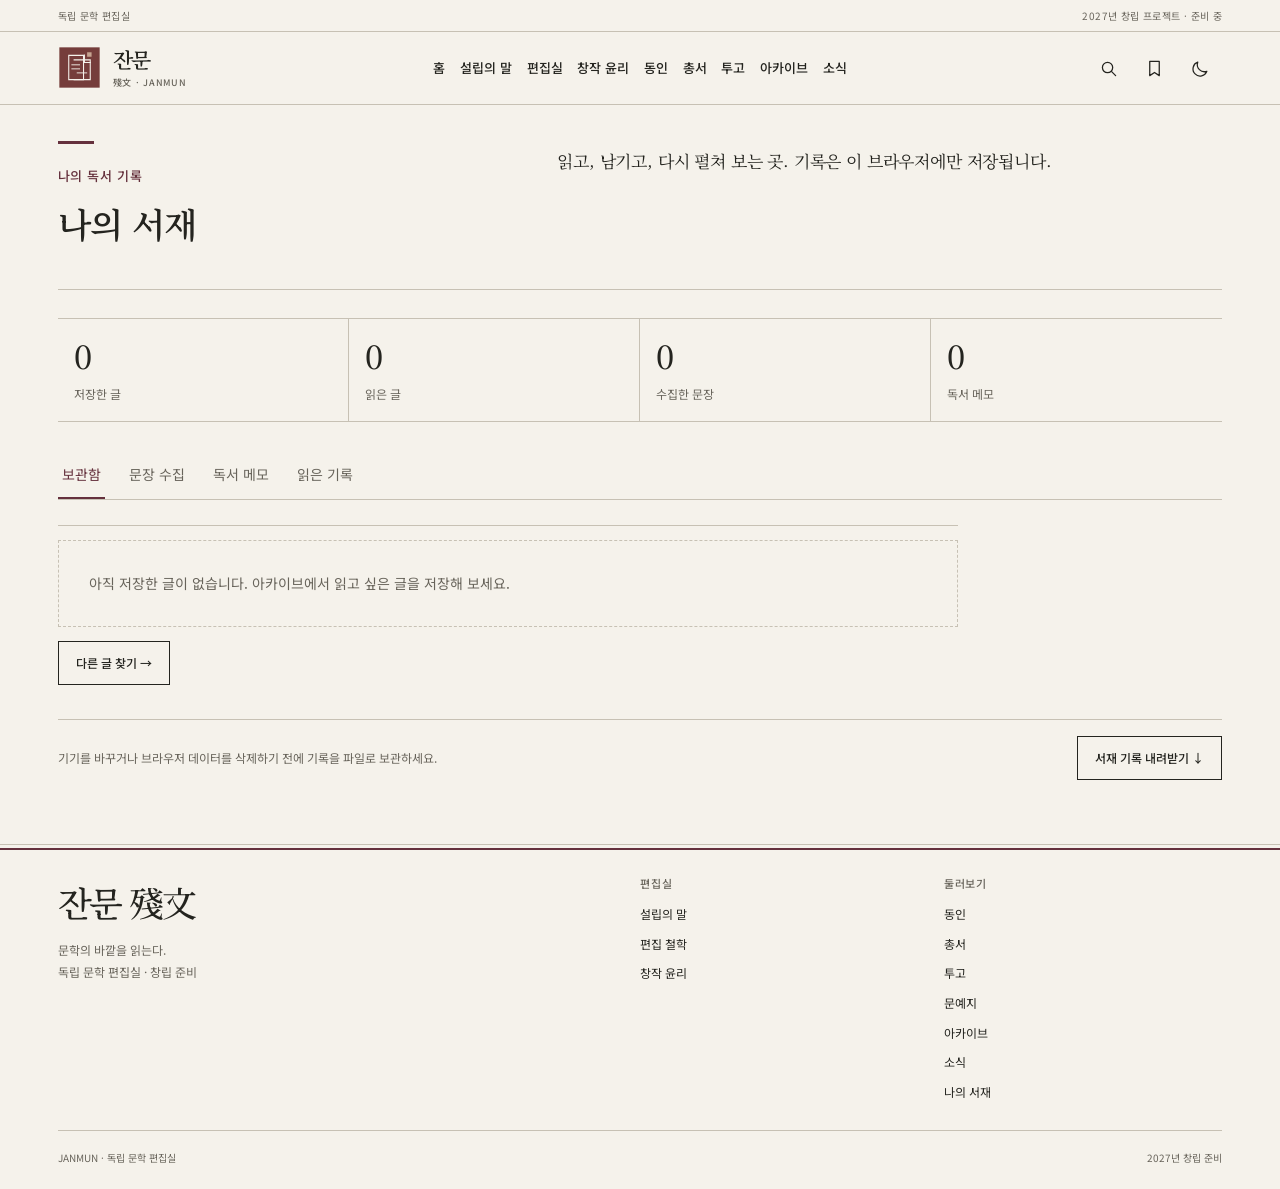
<file: saved/index.html>
<!doctype html>
<html lang="ko" data-theme="light" data-site-root="../" data-start-route="saved">
  <head>
    <meta charset="utf-8">
    <meta name="viewport" content="width=device-width,initial-scale=1,viewport-fit=cover">
    <meta name="theme-color" content="#f5f2eb">
    <link rel="icon" type="image/svg+xml" href="../assets/janmun-mark.svg">
    <link rel="stylesheet" href="../css/style.css?v=1.0.1">
    <script src="../js/news-data.js?v=0.9.9" defer></script>
    <script src="../js/main.js?v=1.1.0" defer></script>
    <!-- JANMUN SEO BEGIN -->
    <title>나의 서재 | 잔문 殘文</title>
    <meta name="description" content="브라우저에 저장된 읽기 목록, 문장 수집과 독서 메모를 확인하는 개인 공간.">
    <link rel="canonical" href="https://dffxonnb-cyber.github.io/JANMUN/saved/">
    <meta name="robots" content="noindex, follow">
    <meta property="og:type" content="website">
    <meta property="og:site_name" content="잔문 殘文">
    <meta property="og:locale" content="ko_KR">
    <meta property="og:title" content="나의 서재 | 잔문 殘文">
    <meta property="og:description" content="브라우저에 저장된 읽기 목록, 문장 수집과 독서 메모를 확인하는 개인 공간.">
    <meta property="og:url" content="https://dffxonnb-cyber.github.io/JANMUN/saved/">
    <meta property="og:image" content="https://dffxonnb-cyber.github.io/JANMUN/assets/share.png">
    <meta property="og:image:width" content="1200">
    <meta property="og:image:height" content="630">
    <meta property="og:image:alt" content="잔문 편집실 로고">
    <meta name="twitter:card" content="summary_large_image">
    <meta name="twitter:title" content="나의 서재 | 잔문 殘文">
    <meta name="twitter:description" content="브라우저에 저장된 읽기 목록, 문장 수집과 독서 메모를 확인하는 개인 공간.">
    <meta name="twitter:image" content="https://dffxonnb-cyber.github.io/JANMUN/assets/share.png">
    <script type="application/ld+json">{"@context":"https://schema.org","@type":"WebPage","name":"나의 서재 | 잔문 殘文","description":"브라우저에 저장된 읽기 목록, 문장 수집과 독서 메모를 확인하는 개인 공간.","url":"https://dffxonnb-cyber.github.io/JANMUN/saved/","inLanguage":"ko","isPartOf":{"@id":"https://dffxonnb-cyber.github.io/JANMUN/#website"}}</script>
    <!-- JANMUN SEO END -->
  </head>
  <body>
    <a class="skip" href="#main">본문 바로가기</a>
    <div class="progress" aria-hidden="true">
    </div>
    <div class="utility">
      <div class="shell">
        <span>독립 문학 편집실</span><span>2027년 창립 프로젝트 · 준비 중</span>
      </div>
    </div>
    <header class="mast">
      <div class="shell mast-in">
        <a class="brand" href="../" data-route-link="home" aria-label="잔문 홈"><img class="brand-mark" src="../assets/janmun-mark.svg" alt="" width="43" height="43"><span class="brand-text">잔문<small>殘文 · JANMUN</small></span></a>
        <nav class="nav" id="navigation" aria-label="주 메뉴">
          <a href="../" data-route-link="home">홈</a>
          <a href="../about/" data-route-link="about">설립의 말</a>
          <a href="../editorial/" data-route-link="editorial">편집실</a>
          <a href="../ethics/" data-route-link="ethics">창작 윤리</a>
          <a href="../members/" data-route-link="members">동인</a>
          <a href="../books/" data-route-link="books">총서</a>
          <a href="../submission/" data-route-link="submission">투고</a>
          <a href="../archive/" data-route-link="archive">아카이브</a>
          <a href="../news/" data-route-link="news">소식</a>
        </nav>
        <div class="tools">
          <button class="iconbtn" id="search-open" aria-label="글 검색" title="글 검색"><svg viewBox="0 0 24 24"><circle cx="10.8" cy="10.8" r="6.5"/><path d="m16 16 5 5"/></svg></button>
          <a class="iconbtn" href="../saved/" data-route-link="saved" aria-label="나의 서재" title="나의 서재"><svg viewBox="0 0 24 24"><path d="M6 3h12v18l-6-4-6 4z"/></svg></a>
          <button class="iconbtn" id="theme" aria-label="화면 테마 전환" aria-pressed="false" title="어두운 화면"><svg viewBox="0 0 24 24"><path d="M20 15.5A9 9 0 0 1 8.5 4 9 9 0 1 0 20 15.5Z"/></svg></button>
          <button class="iconbtn mobile" id="mobile" aria-label="메뉴 열기" aria-controls="navigation" aria-expanded="false"><svg viewBox="0 0 24 24"><path d="M3 6h18M3 12h18M3 18h18"/></svg></button>
        </div>
      </div>
    </header>
    <main id="main" tabindex="-1">
      <!-- Home: editorial masthead, lead essay and contents -->
      <template data-janmun-view="home">
      <section class="view shell" id="page-home" hidden>
        <div class="edition-line">
          <span>독립 문학 편집실</span>
          <span class="edition-center">문학의 바깥을 읽는다.</span>
          <span>창립 준비 · 2027</span>
        </div>
        <div class="front-masthead">
          <h1 class="front-title">잔문<span>殘文</span></h1>
          <div class="front-imprint">
            <span>JANMUN</span>
            <span>아직 독자를 만나지 못한 글들에 관하여.</span>
          </div>
        </div>

        <section class="front-feature" aria-labelledby="lead-title">
          <figure class="front-art">
            <div class="founding-plate" role="group" aria-label="잔문의 창립 표제">
              <div class="founding-plate-header">
                <span>殘文</span><span>창립 문서 01</span>
              </div>
              <div class="founding-plate-body">
                <div class="founding-characters" aria-label="미독">
                  <span aria-hidden="true">未</span><span aria-hidden="true">讀</span>
                </div>
                <p class="founding-note"><span>아직</span><span>읽히지</span><span>않은 글.</span></p>
              </div>
              <div class="founding-plate-footer">
                <p>그렇게 만든 책이 누군가의 책장에 오래 남아 있기를 바란다.</p>
                <span class="founding-seal" aria-hidden="true">殘</span>
              </div>
            </div>
            <figcaption><span>미독 未讀</span><span>잔문 편집 그래픽 01</span></figcaption>
          </figure>
          <div class="front-copy">
            <div class="front-kicker"><span>창립 문서</span><span>01 / 04</span></div>
            <h2 id="lead-title">많은 책을 만드는 것보다 한 권의 책을 제대로 만드는 일에 마음을 둔다.</h2>
            <p>잔문은 소설을 읽고, 다듬고, 책으로 만드는 작은 문학 편집실이다.</p>
            <div class="front-actions">
              <a class="primary" href="../about/" data-route-link="about">설립의 말 읽기 <span aria-hidden="true">↗</span></a>
              <a class="textlink" href="../archive/?category=journal" data-route-link="journal">문예지 둘러보기 →</a>
            </div>
          </div>
        </section>

        <div class="home-notice"><span class="eyebrow">편집실 소식</span><a href="../news/founding/" data-route-link="news/founding">잔문은 창립을 준비하고 있다. <span aria-hidden="true">→</span></a></div>
        <div class="resume" id="resume" hidden>
          <div><span class="eyebrow">마지막으로 읽은 글</span><a id="resume-link" href="../archive/" data-route-link="archive"></a></div>
          <button id="resume-clear" type="button">기록 지우기</button>
        </div>

        <div class="front-index">
          <section class="front-contents" aria-labelledby="contents-title">
            <div class="section-top">
              <div><span class="eyebrow">창립 문서 01—04</span><h2 id="contents-title">잔문의 목차</h2></div>
              <a class="textlink" href="../archive/" data-route-link="archive">전체 보기 ↗</a>
            </div>
            <div class="entry-grid">
              <a class="entry" href="../about/" data-route-link="about"><span class="entry-no">01</span><h3>설립의 말</h3><p>문학의 바깥을 읽는 이유<span class="entry-detail" data-entry-meta="about"></span></p><span class="entry-arrow" aria-hidden="true">↗</span></a>
              <a class="entry" href="../editorial/" data-route-link="editorial"><span class="entry-no">02</span><h3>편집 철학</h3><p>무엇을 남길 것인가.<span class="entry-detail" data-entry-meta="editorial"></span></p><span class="entry-arrow" aria-hidden="true">↗</span></a>
              <a class="entry" href="../ethics/" data-route-link="ethics"><span class="entry-no">03</span><h3>창작 윤리</h3><p>완벽함이 아니라 정직함.<span class="entry-detail" data-entry-meta="ethics"></span></p><span class="entry-arrow" aria-hidden="true">↗</span></a>
              <a class="entry" href="../members/" data-route-link="members"><span class="entry-no">04</span><h3>잔문 동인</h3><p>서로의 가장 이른 독자이자, 가장 오래 남는 독자로.<span class="entry-detail" data-entry-meta="members"></span></p><span class="entry-arrow" aria-hidden="true">↗</span></a>
            </div>
          </section>
          <aside class="front-margin">
            <span class="eyebrow">문장 하나</span>
            <blockquote id="front-quote">무엇을 남길 것인가.</blockquote>
            <a id="front-quote-source" href="../editorial/" data-route-link="editorial">편집 철학</a>
            <button class="quiet-button" type="button" id="next-quote">다른 문장 <span aria-hidden="true">↻</span></button>
          </aside>
        </div>

        <section class="front-projects" aria-labelledby="project-title">
          <div class="section-top">
            <div><span class="eyebrow">2027년 창립 프로젝트</span><h2 id="project-title">만들어 가는 것들</h2></div>
          </div>
          <div class="project-grid">
            <a class="project" href="../archive/?category=journal" data-route-link="journal"><span class="eyebrow">01 · 문예지</span><h3>아직 읽히지 않은 글.</h3><p>단편과 엽편, 창작의 기록을 발표할 공간.</p><span class="project-link">문예지 ↗</span></a>
            <a class="project" href="../members/" data-route-link="members"><span class="eyebrow">02 · 동인</span><h3>서로의 첫 독자로.</h3><p>정기 모집으로 함께하는 소규모 온라인 문학 공동체.</p><span class="project-link">동인 소개 ↗</span></a>
            <a class="project" href="../books/" data-route-link="books"><span class="eyebrow">03 · 총서</span><h3>한 권씩, 오래 남을 문학을.</h3><p>첫 공동 소설집을 준비하고 있다.</p><span class="project-link">총서 보기 ↗</span></a>
          </div>
        </section>
        <div class="front-invitation"><div><span class="eyebrow">창작자에게</span><h2>당신의 글을 기다리는 곳.</h2><p>현재 원고 접수와 동인 모집을 준비하고 있다.</p></div><a href="../submission/" data-route-link="submission" class="outline">투고 안내 읽기 ↗</a></div>
      </section>
      </template>
      <template data-janmun-view="about">
      <section class="view shell reading" id="page-about" hidden>
        <div class="crumb">
          <a href="../" data-route-link="home">잔문</a> / <a href="../archive/" data-route-link="archive">아카이브</a> / 설립의 말
        </div>
        <div class="reader-grid">
          <article class="editorial-spread">
            <header class="article-head editorial-heading">
              <p class="eyebrow">잔문 · 창립 문서 01</p>
              <h1>설립의 말</h1>
              <p>문학의 바깥을 읽는 이유</p>
              <div class="reading-meta">
                <span data-reading-time="about"></span><span data-reading-status="about"></span>
              </div>
            </header>
            <div class="prose editorial-copy">
              <p>잔문은 소설을 읽고, 다듬고, 책으로 만드는 작은 문학 편집실이다.</p>
              <p>우리는 작가가 어떤 이력을 가졌는지보다 어떤 글을 쓰는지에 관심이 있다. 인공지능을 활용한 글도, 혼자 힘으로 완성한 글도 그 자체로 읽고자 한다. 창작의 방식은 저마다 다를 수 있지만, 자신의 글을 대하는 태도만큼은 중요하게 생각한다.</p>
              <p>완성된 원고뿐 아니라 아직 고쳐 쓸 여지가 있는 글에도 관심을 기울인다. 작가가 쓰고 싶었던 이야기를 함께 고민하고, 그 사람의 문장을 잃지 않는 방향으로 작품을 다듬고 싶다.</p>
              <p>많은 책을 만드는 것보다 한 권의 책을 제대로 만드는 일에 마음을 둔다.</p>
              <p>그렇게 만든 책이 누군가의 책장에 오래 남아 있기를 바란다.</p>
              <p><strong>문학의 바깥을 읽는다.</strong></p>
              <p>잔문 殘文</p>
            </div>
            <div class="annotation-area">
              <div class="annotation-head"><h2>읽고 남기기</h2><span class="muted">나만의 비공개 기록</span></div>
              <p class="muted">본문의 문장을 선택하거나 아래 버튼으로 문단을 골라 저장하세요.</p>
              <div class="actions"><button class="outline" type="button" data-collect="about">문장 수집</button><button class="outline" type="button" data-note-open="about">독서 메모 쓰기</button><a class="textlink" href="../saved/" data-route-link="saved">나의 서재 ↗</a></div>
              <div class="note-editor" data-note-editor="about" hidden><label>이 글에 대한 메모<textarea rows="4" maxlength="3000" data-note-text="about" placeholder="읽으며 남은 생각을 적어 보세요."></textarea></label><div class="actions"><button class="primary" type="button" data-note-save="about">메모 저장</button><button class="outline" type="button" data-note-close="about">닫기</button></div></div>
            </div>
            <div class="reader-end-controls">
              <button class="outline" type="button" data-read="about" aria-pressed="false">읽음 표시</button><button class="outline" type="button" data-print>인쇄 / PDF 저장</button>
            </div>
            <div class="next-reading">
              <a href="../" data-route-link="home"><small>← 처음으로</small>잔문</a><a href="../editorial/" data-route-link="editorial"><small>다음 글 →</small>편집 철학</a>
            </div>
            <div class="article-end">
              <span>殘</span><a href="../archive/" data-route-link="archive">모든 글 보기 ↗</a>
            </div>
          </article>
        </div>
      </section>
      </template>
      <template data-janmun-view="editorial">
      <section class="view shell reading" id="page-editorial" hidden>
        <div class="crumb">
          <a href="../" data-route-link="home">잔문</a> / <a href="../archive/" data-route-link="archive">아카이브</a> / 편집 철학
        </div>
        <div class="reader-grid">
          <article class="editorial-spread">
            <header class="article-head editorial-heading">
              <p class="eyebrow">잔문 · 창립 문서 02</p>
              <h1>편집 철학</h1>
              <p>무엇을 남길 것인가.</p>
              <div class="reading-meta">
                <span data-reading-time="editorial"></span><span data-reading-status="editorial"></span>
              </div>
            </header>
            <div class="prose editorial-copy">
              <p>잔문은 익숙한 것을 낯설게 바라보는 소설에 관심이 있다.</p>
              <p>특별한 사건이 있어야 좋은 이야기가 되는 것은 아니다. 오래 함께 살아온 사람을 문득 이해할 수 없게 되는 순간이나, 무심코 지나친 일에서 이전과 다른 의미를 발견하는 일도 충분히 소설이 될 수 있다.</p>
              <p>우리는 작품이 다루는 소재보다 그것을 바라보는 작가의 시선을 중요하게 생각한다.</p>
              <p>원고를 살필 때에는 문장의 정확성, 인물의 개연성, 이야기의 구조를 함께 검토한다. 다만 모든 문장이 매끄러워야 한다고 생각하지는 않는다. 작품의 결함과 작가의 개성을 구분하는 것 역시 편집의 몫이기 때문이다.</p>
              <p>고쳐야 할 문장과 고치지 말아야 할 문장 사이에서 충분히 고민한다.</p>
              <p>잔문이라는 이름에는 그러한 뜻도 담겨 있다.</p>
              <p>무엇을 남길 것인가.</p>
              <p>우리가 원고를 읽으며 가장 오래 생각하는 질문이다.</p>
            </div>
            <div class="annotation-area">
              <div class="annotation-head"><h2>읽고 남기기</h2><span class="muted">나만의 비공개 기록</span></div>
              <p class="muted">본문의 문장을 선택하거나 아래 버튼으로 문단을 골라 저장하세요.</p>
              <div class="actions"><button class="outline" type="button" data-collect="editorial">문장 수집</button><button class="outline" type="button" data-note-open="editorial">독서 메모 쓰기</button><a class="textlink" href="../saved/" data-route-link="saved">나의 서재 ↗</a></div>
              <div class="note-editor" data-note-editor="editorial" hidden><label>이 글에 대한 메모<textarea rows="4" maxlength="3000" data-note-text="editorial" placeholder="읽으며 남은 생각을 적어 보세요."></textarea></label><div class="actions"><button class="primary" type="button" data-note-save="editorial">메모 저장</button><button class="outline" type="button" data-note-close="editorial">닫기</button></div></div>
            </div>
            <div class="reader-end-controls">
              <button class="outline" type="button" data-read="editorial" aria-pressed="false">읽음 표시</button><button class="outline" type="button" data-print>인쇄 / PDF 저장</button>
            </div>
            <div class="next-reading">
              <a href="../about/" data-route-link="about"><small>← 이전 글</small>설립의 말</a><a href="../ethics/" data-route-link="ethics"><small>다음 글 →</small>창작 윤리</a>
            </div>
            <div class="article-end">
              <span>殘</span><a href="../archive/" data-route-link="archive">모든 글 보기 ↗</a>
            </div>
          </article>
        </div>
      </section>
      </template>
      <template data-janmun-view="ethics">
      <section class="view shell reading" id="page-ethics" hidden>
        <div class="crumb">
          <a href="../" data-route-link="home">잔문</a> / <a href="../archive/" data-route-link="archive">아카이브</a> / 창작 윤리
        </div>
        <div class="reader-grid">
          <article class="editorial-spread">
            <header class="article-head editorial-heading">
              <p class="eyebrow">잔문 · 창립 문서 03</p>
              <h1>창작 윤리</h1>
              <p>완벽함이 아니라 정직함.</p>
              <div class="reading-meta">
                <span data-reading-time="ethics"></span><span data-reading-status="ethics"></span>
              </div>
            </header>
            <div class="prose editorial-copy">
              <p>창작의 방식은 저마다 다르지만, 작품에 대한 책임까지 달라지는 것은 아니다.</p>
              <p>잔문은 인공지능의 활용을 창작의 결격 사유로 삼지 않는다. 다만 사용한 도구와 그 개입 범위를 사실대로 밝히고, 타인의 저작물과 권리를 존중하는 것을 기본으로 삼는다.</p>
              <p>우리는 모든 문장을 직접 작성했다는 사실만으로 창작의 주체성이 증명된다고 생각하지 않는다. 무엇을 받아들이고 무엇을 거절했는지, 어떤 판단을 거쳐 작품을 완성했는지 역시 창작의 일부다.</p>
              <p>그러나 도구의 도움을 받았다는 사실이 작품의 결함이나 윤리적 문제에 대한 면책 사유가 될 수는 없다. 최종 원고에 대한 판단과 책임은 창작자에게 있다.</p>
              <p>창작의 과정을 숨기지 않는다.<br>타인의 것을 자신의 것으로 내놓지 않는다.<br>자신이 완성한 작품에 책임을 진다.</p>
              <p>잔문이 창작자에게 바라는 것은 완벽함이 아니라 정직함이다.</p>
            </div>
            <div class="annotation-area">
              <div class="annotation-head"><h2>읽고 남기기</h2><span class="muted">나만의 비공개 기록</span></div>
              <p class="muted">본문의 문장을 선택하거나 아래 버튼으로 문단을 골라 저장하세요.</p>
              <div class="actions"><button class="outline" type="button" data-collect="ethics">문장 수집</button><button class="outline" type="button" data-note-open="ethics">독서 메모 쓰기</button><a class="textlink" href="../saved/" data-route-link="saved">나의 서재 ↗</a></div>
              <div class="note-editor" data-note-editor="ethics" hidden><label>이 글에 대한 메모<textarea rows="4" maxlength="3000" data-note-text="ethics" placeholder="읽으며 남은 생각을 적어 보세요."></textarea></label><div class="actions"><button class="primary" type="button" data-note-save="ethics">메모 저장</button><button class="outline" type="button" data-note-close="ethics">닫기</button></div></div>
            </div>
            <div class="reader-end-controls">
              <button class="outline" type="button" data-read="ethics" aria-pressed="false">읽음 표시</button><button class="outline" type="button" data-print>인쇄 / PDF 저장</button>
            </div>
            <div class="next-reading">
              <a href="../editorial/" data-route-link="editorial"><small>← 이전 글</small>편집 철학</a><a href="../members/" data-route-link="members"><small>다음 글 →</small>잔문 동인</a>
            </div>
            <div class="article-end">
              <span>殘</span><a href="../archive/" data-route-link="archive">모든 글 보기 ↗</a>
            </div>
          </article>
        </div>
      </section>
      </template>
      <template data-janmun-view="members">
      <section class="view shell reading" id="page-members" hidden>
        <div class="crumb">
          <a href="../" data-route-link="home">잔문</a> / <a href="../archive/" data-route-link="archive">아카이브</a> / 잔문 동인
        </div>
        <div class="reader-grid">
          <article class="editorial-spread">
            <header class="article-head editorial-heading">
              <p class="eyebrow">잔문 · 창립 문서 04</p>
              <h1>잔문 동인</h1>
              <p>서로의 가장 이른 독자이자, 가장 오래 남는 독자로.</p>
              <div class="reading-meta">
                <span data-reading-time="members"></span><span data-reading-status="members"></span>
              </div>
            </header>
            <div class="prose editorial-copy">
              <p>잔문 동인은 각자의 작품을 쓰고 서로의 문학을 읽는 창작 공동체다.</p>
              <p>정기 모집을 통해 소규모로 구성하며, 온라인을 중심으로 활동한다. 서로의 원고에 충분한 시간을 들이고 지속적인 대화를 나눌 수 있는 규모를 지향한다.</p>
              <p>주요 활동은 원고 합평과 작품 연구, 문학에 관한 토론이다. 완성된 작품은 물론 아직 방향을 찾지 못한 원고도 함께 살핀다. 그 과정에서 발전한 작품을 문예지와 공동 소설집으로 선보이고자 한다.</p>
              <p>서로의 문학적 취향이 같을 필요는 없다. 같은 작품을 읽고 다른 이야기를 나눌 수 있다는 것 역시 함께 읽는 이유 중 하나다.</p>
              <p>합평에서는 막연한 칭찬보다 구체적인 감상을 나눈다. 타인의 문장을 자신의 취향에 맞추기보다 그 문장이 가진 가능성을 살핀다.</p>
              <p>등단이나 출간 경력은 참여의 조건이 아니다. 꾸준히 쓰고 읽으며, 자신의 작품만큼 타인의 작품에도 시간을 내어 줄 수 있는 사람과 함께하고 싶다.</p>
              <p>서로의 가장 이른 독자이자, 가장 오래 남는 독자로.</p>
              <p>잔문 殘文</p>
            </div>
            <div class="annotation-area">
              <div class="annotation-head"><h2>읽고 남기기</h2><span class="muted">나만의 비공개 기록</span></div>
              <p class="muted">본문의 문장을 선택하거나 아래 버튼으로 문단을 골라 저장하세요.</p>
              <div class="actions"><button class="outline" type="button" data-collect="members">문장 수집</button><button class="outline" type="button" data-note-open="members">독서 메모 쓰기</button><a class="textlink" href="../saved/" data-route-link="saved">나의 서재 ↗</a></div>
              <div class="note-editor" data-note-editor="members" hidden><label>이 글에 대한 메모<textarea rows="4" maxlength="3000" data-note-text="members" placeholder="읽으며 남은 생각을 적어 보세요."></textarea></label><div class="actions"><button class="primary" type="button" data-note-save="members">메모 저장</button><button class="outline" type="button" data-note-close="members">닫기</button></div></div>
            </div>
            <div class="reader-end-controls">
              <button class="outline" type="button" data-read="members" aria-pressed="false">읽음 표시</button><button class="outline" type="button" data-print>인쇄 / PDF 저장</button>
            </div>
            <div class="next-reading">
              <a href="../ethics/" data-route-link="ethics"><small>← 이전 글</small>창작 윤리</a><a href="../books/" data-route-link="books"><small>다음으로 →</small>잔문 총서</a>
            </div>
            <div class="article-end">
              <span>殘</span><a href="../archive/" data-route-link="archive">모든 글 보기 ↗</a>
            </div>
          </article>
        </div>
      </section>
      </template>
      <template data-janmun-view="archive">
      <section class="view shell" id="page-archive" hidden>
        <div class="archive-intro editorial-spread">
          <header class="archive-heading editorial-heading">
            <span class="archive-rule" aria-hidden="true"></span>
            <span class="eyebrow">殘文 · 文學記錄</span>
            <h1>아카이브</h1>
            <p>문학이 만들어지고 남겨진 자리.</p>
          </header>
          <div class="archive-intro-copy editorial-copy">
            <p>잔문의 창립 문서부터 작가의 작품, 편집 과정과 문학에 관한 대화까지. 한 편의 글이 완성되기까지의 시간과 그 이후에 남겨진 기록을 모은다.</p>
            <p>잔문이 지나온 시간은 이곳에 쌓인다.</p>
          </div>
        </div>
        <div class="page-body archive-body">
          <div class="archive-controls">
            <div class="archive-categories" role="group" aria-label="기록 분류">
              <button type="button" data-archive-category="all" aria-pressed="true">전체<span data-archive-category-count="all"></span></button>
              <button type="button" data-archive-category="founding" aria-pressed="false">창립 문서<span data-archive-category-count="founding"></span></button>
              <button type="button" data-archive-category="journal" aria-pressed="false">문예지<span data-archive-category-count="journal"></span></button>
              <button type="button" data-archive-category="author" aria-pressed="false">작가 기록<span data-archive-category-count="author"></span></button>
              <button type="button" data-archive-category="editing" aria-pressed="false">편집 기록<span data-archive-category-count="editing"></span></button>
              <button type="button" data-archive-category="criticism" aria-pressed="false">문학 비평<span data-archive-category-count="criticism"></span></button>
              <button type="button" data-archive-category="publication" aria-pressed="false">출간 기록<span data-archive-category-count="publication"></span></button>
              <button type="button" data-archive-category="community" aria-pressed="false">공동체 기록<span data-archive-category-count="community"></span></button>
            </div>
            <div class="searchbar archive-search">
              <input type="search" id="archive-query" placeholder="제목·본문·작가 검색" aria-label="아카이브 검색">
              <select id="archive-filter" aria-label="독서 상태"><option value="all">모든 글</option><option value="saved">저장한 글만</option><option value="unread">읽지 않은 글</option><option value="read">읽은 글</option></select>
              <select id="archive-author" aria-label="작가"><option value="all">모든 작가</option></select>
              <select id="archive-year" aria-label="등록 연도"><option value="all">모든 등록 연도</option></select>
              <select id="archive-sort" aria-label="기록 정렬"><option value="number">기록 번호순</option><option value="newest">최근 등록순</option><option value="oldest">오래된 등록순</option></select>
            </div>
          </div>
          <div class="archive-results-head"><div class="archive-count" id="archive-count" aria-live="polite"></div><a class="textlink" href="../saved/" data-route-link="saved">나의 서재 ↗</a></div>
          <div id="archive-list" class="archive-list"><!-- STATIC archive-list BEGIN --><div class="archive-row"><span class="eyebrow">01</span><a href="../about/" data-route-link="about"><span class="archive-record-meta">창립 문서 · 잔문 · 등록 2026-11-24</span><h3>설립의 말</h3><p>문학의 바깥을 읽는 이유</p></a></div><div class="archive-row"><span class="eyebrow">02</span><a href="../editorial/" data-route-link="editorial"><span class="archive-record-meta">창립 문서 · 잔문 · 등록 2026-11-24</span><h3>편집 철학</h3><p>무엇을 남길 것인가.</p></a></div><div class="archive-row"><span class="eyebrow">03</span><a href="../ethics/" data-route-link="ethics"><span class="archive-record-meta">창립 문서 · 잔문 · 등록 2026-11-24</span><h3>창작 윤리</h3><p>완벽함이 아니라 정직함.</p></a></div><div class="archive-row"><span class="eyebrow">04</span><a href="../members/" data-route-link="members"><span class="archive-record-meta">창립 문서 · 잔문 · 등록 2026-11-24</span><h3>잔문 동인</h3><p>서로의 가장 이른 독자이자, 가장 오래 남는 독자로.</p></a></div><!-- STATIC archive-list END --></div>
          <div class="archive-empty-actions" id="archive-empty-actions" hidden><a class="outline" href="../submission/" data-route-link="submission">투고 안내 →</a></div>
          <p class="archive-footnote">기록의 등록일은 아카이브에 수록한 날짜이며, 최초 집필일이나 발표일과 다를 수 있다. 작가의 미공개 원고와 합평·편집 기록은 동의를 얻은 경우에만 공개한다.</p>
        </div>
      </section>
      </template>
      <section class="view shell" id="page-saved">
        <div class="editorial-spread library-intro">
          <header class="editorial-heading">
            <span class="editorial-rule" aria-hidden="true"></span>
            <span class="eyebrow">나의 독서 기록</span>
            <h1>나의 서재</h1>
          </header>
          <div class="editorial-copy"><p>읽고, 남기고, 다시 펼쳐 보는 곳. 기록은 이 브라우저에만 저장됩니다.</p></div>
        </div>
        <div class="page-body">
          <div class="library-summary" aria-label="서재 현황">
            <div><strong id="save-count">0</strong><span>저장한 글</span></div>
            <div><strong id="finished-count">0</strong><span>읽은 글</span></div>
            <div><strong id="quote-count">0</strong><span>수집한 문장</span></div>
            <div><strong id="note-count">0</strong><span>독서 메모</span></div>
          </div>
          <div class="library-tabs" role="group" aria-label="서재 분류">
            <button type="button" data-library-tab="saved" aria-pressed="true">보관함</button>
            <button type="button" data-library-tab="quotes" aria-pressed="false">문장 수집</button>
            <button type="button" data-library-tab="notes" aria-pressed="false">독서 메모</button>
            <button type="button" data-library-tab="history" aria-pressed="false">읽은 기록</button>
          </div>
          <div id="library-saved" class="library-panel"><div class="archive-list" id="saved-list"></div><p><a class="outline" href="../archive/" data-route-link="archive">다른 글 찾기 →</a></p></div>
          <div id="library-quotes" class="library-panel" hidden><div id="quote-list" class="archive-list"></div></div>
          <div id="library-notes" class="library-panel" hidden><div id="note-list" class="archive-list"></div></div>
          <div id="library-history" class="library-panel" hidden><div id="history-list" class="archive-list"></div></div>
          <div class="library-export"><p class="muted">기기를 바꾸거나 브라우저 데이터를 삭제하기 전에 기록을 파일로 보관하세요.</p><button type="button" class="outline" id="library-export">서재 기록 내려받기 ↓</button></div>
        </div>
      </section>
      <template data-janmun-view="books">
      <section class="view shell" id="page-books" hidden>
        <div class="series-intro editorial-spread">
          <header class="series-heading editorial-heading">
            <span class="series-rule" aria-hidden="true"></span>
            <span class="eyebrow">출간 준비</span>
            <h1>잔문 총서</h1>
            <p>한 권씩, 오래 남을 문학을.</p>
          </header>
          <div class="prose series-copy editorial-copy">
            <p>잔문 총서는 서로 다른 작가의 문학을 한 권씩 엮어 가는 출간 프로젝트다.</p>
            <p>단편소설집과 공동 소설집을 중심으로 시작하되, 작품에 따라 책의 형태와 구성을 달리하고자 한다. 한 권의 책이 가진 고유한 성격을 존중하며, 정해진 형식에 작품을 맞추지 않는다.</p>
            <p>원고의 선정부터 편집, 표지와 지면의 구성까지 작품을 읽는 경험의 일부라고 생각한다. 내용과 형식이 서로 어긋나지 않는 책을 만들고 싶다.</p>
            <p>출간의 수나 속도에 얽매이지 않는다. 각자의 작품에 필요한 시간을 들이고, 충분한 편집을 거쳐 독자에게 건넨다.</p>
            <p>잔문의 책이 책장에 꽂힌 뒤에도 몇 번쯤 다시 펼쳐지는 책이기를 바란다.</p>
            <p>한 권씩, 오래 남을 문학을.</p>
            <p>잔문 殘文</p>
          </div>
        </div>
        <div class="section-top"><h2>첫 출간 프로젝트</h2><span class="muted">기획 단계</span></div>
        <div class="page-body book-layout">
          <div class="book-cover" aria-label="첫 공동 소설집 표지 콘셉트, 제목 미정">
            <span>殘文 · 공동선 001 / 기획 시안</span><strong>잔문 공동선</strong><span>첫 번째 소설집 · 제목 미정</span>
          </div>
          <div class="book-info">
            <span class="status">출간 기획 중</span>
            <h2>첫 번째 공동 소설집</h2>
            <p>서로 다른 작가의 엽편과 단편을 한 권으로 엮는 첫 번째 프로젝트다. 작품의 완성도를 중심으로 원고를 선정하며, 제목과 수록작은 아직 확정되지 않았다.</p>
            <dl class="facts">
              <dt>출간 목표</dt><dd>2027년 하반기 (안)</dd>
              <dt>구성</dt><dd>엽편·단편소설</dd>
              <dt>출간 형태</dt><dd>종이책 중심 · 전자책 병행 계획</dd>
              <dt>작가</dt><dd>모집 전</dd>
              <dt>판매</dt><dd>미정 · 예약 접수 없음</dd>
            </dl>
            <a class="outline" href="../members/" data-route-link="members">잔문 동인에 관하여 →</a>
          </div>
        </div>
        <div class="section-top"><h2>총서의 구성</h2><span class="muted">기획 분류</span></div>
        <div class="page-body">
          <p>공동선과 소설선을 중심으로 시작하고, 작품과 운영 여건에 따라 다른 시리즈를 확장할 계획이다.</p>
          <dl class="facts">
            <dt>잔문 소설선</dt><dd>개인 단편·중편 소설집</dd>
            <dt>잔문 공동선</dt><dd>여러 작가의 공동 소설집</dd>
            <dt>잔문 엽편선</dt><dd>짧은 소설을 엮은 작품집</dd>
            <dt>잔문 문고</dt><dd>작은 판형의 문학 시리즈</dd>
            <dt>잔문 특별판</dt><dd>작품의 특성에 따른 별도 기획</dd>
          </dl>
          <p class="muted">현재 출간된 도서는 없으며, 세부 출간 일정은 확정 후 소식에서 안내한다.</p>
          <a class="outline" href="../news/" data-route-link="news">잔문 소식 →</a>
        </div>
      </section>
      </template>
      <template data-janmun-view="submission">
      <section class="view shell" id="page-submission" hidden>
        <div class="editorial-spread submission-intro">
          <header class="editorial-heading">
            <span class="editorial-rule" aria-hidden="true"></span>
            <span class="eyebrow">접수 준비</span>
            <h1>투고</h1>
            <p>창작의 방식을 숨기지 않고도 작품을 건넬 수 있는 곳.</p>
          </header>
          <div class="editorial-copy">
            <span class="status">현재 모집 및 원고 접수 준비 중</span>
            <p class="recruit-note">동인 및 작가 모집 일정, 원고 제출 방법, 세부 심사 기준은 확정 후 이 페이지에서 공개합니다.</p>
          </div>
        </div>
        <div class="submission-faq-layout">
          <div class="faq-nav">
            <span class="eyebrow">투고 안내 · Q&amp;A</span>
            <h2>투고에 관하여</h2>
            <p>투고 전에 궁금한 사항을 확인하세요. 세부 접수 기준은 모집 공고에서 확정합니다.</p>
            <div class="faq-filters" role="group" aria-label="질문 분류">
              <button type="button" data-faq-filter="all" aria-pressed="true">전체</button>
              <button type="button" data-faq-filter="eligibility" aria-pressed="false">투고 자격</button>
              <button type="button" data-faq-filter="ai" aria-pressed="false">AI 활용</button>
              <button type="button" data-faq-filter="review" aria-pressed="false">심사 및 편집</button>
              <button type="button" data-faq-filter="rights" aria-pressed="false">비용 및 권리</button>
              <button type="button" data-faq-filter="apply" aria-pressed="false">접수 안내</button>
            </div>
            <p><a class="textlink" href="../ethics/" data-route-link="ethics">창작 윤리 전문 읽기 ↗</a></p>
          </div>
          <div class="faq" id="submission-faq">
            <section class="faq-group" data-faq-group="eligibility" aria-label="투고 자격">
              <h3>투고 자격</h3>
              <details>
                <summary>누구나 투고할 수 있나요?</summary>
                <div class="faq-answer"><p>등단 여부나 출간 경력에 관계없이 투고할 수 있습니다. 처음 소설을 쓰는 분부터 꾸준히 작품 활동을 이어 온 분까지, 창작자의 이력보다 제출한 작품 자체를 중심으로 검토합니다.</p><p>잔문 동인에 소속되어 있지 않아도 투고할 수 있습니다.</p></div>
              </details>
              <details>
                <summary>어떤 작품을 투고할 수 있나요?</summary>
                <div class="faq-answer"><p>엽편소설과 단편소설을 중심으로 원고를 검토할 예정입니다. 특정한 분위기나 주제를 잔문의 취향에 맞추어 작성할 필요는 없습니다.</p><p>중편 및 장편소설의 접수 여부, 분량과 제출 형식은 모집 공고에서 안내합니다.</p></div>
              </details>
              <details>
                <summary>아직 완성하지 못한 원고도 제출할 수 있나요?</summary>
                <div class="faq-answer"><p>정식 출간 투고는 완결된 원고를 원칙으로 준비하고 있습니다. 완결된 원고라도 수정과 발전 가능성을 함께 검토합니다.</p><p>집필 중인 작품에 대한 지속적인 합평을 원하신다면 잔문 동인 활동을 권장합니다.</p></div>
              </details>
              <details>
                <summary>이미 다른 플랫폼에 공개한 작품도 제출할 수 있나요?</summary>
                <div class="faq-answer"><p>개인 블로그나 브런치 등에서 공개한 작품도 기존 계약 및 권리 관계에 문제가 없다면 검토할 수 있는 방향으로 준비하고 있습니다.</p><p>이전에 공개하거나 출간한 이력은 투고 시 밝혀 주시기 바랍니다. 기발표작의 구체적인 접수 기준은 모집 공고에서 확정합니다.</p></div>
              </details>
            </section>
            <section class="faq-group" data-faq-group="ai" aria-label="AI 활용">
              <h3>AI 활용</h3>
              <details>
                <summary>인공지능을 활용한 작품도 투고할 수 있나요?</summary>
                <div class="faq-answer"><p>가능합니다. 소재 발굴, 자료 조사, 이야기의 구조 설계, 초고 작성, 문장 수정 등 창작 과정에서 인공지능을 활용한 작품도 검토 대상입니다.</p><p>다만 인공지능의 개입 과정과 범위를 사실대로 밝히고, 타인의 권리를 존중하며 최종 원고에 대한 책임을 져야 합니다. 활용 여부만으로 작품의 문학적 가치를 판단하지 않습니다.</p></div>
              </details>
              <details>
                <summary>인공지능 활용 내역은 어느 정도까지 공개해야 하나요?</summary>
                <div class="faq-answer"><p>사용한 도구, 활용 목적, 개입한 창작 단계, 최종 작품에 반영된 범위를 설명해 주시면 됩니다. 단순 교정인지 문장 생성이나 사건 구성에도 활용했는지 구분해 주시기 바랍니다.</p><p>정확한 활용 비율을 산출하기 어려운 경우 창작 과정에서 이루어진 판단과 수정 내용을 구체적으로 설명해 주시기 바랍니다. 세부 제출 양식은 모집 공고에서 안내합니다.</p></div>
              </details>
              <details>
                <summary>인공지능을 사용하지 않은 작품도 투고할 수 있나요?</summary>
                <div class="faq-answer"><p>물론입니다. 인공지능은 잔문의 창작자에게 요구되는 도구가 아닙니다. 어떠한 도구를 사용했는지보다 작품에 담긴 창작자의 시선과 문학적 완성도를 중요하게 생각합니다.</p></div>
              </details>
            </section>
            <section class="faq-group" data-faq-group="review" aria-label="심사 및 편집">
              <h3>심사 및 편집</h3>
              <details>
                <summary>원고는 어떤 기준으로 심사하나요?</summary>
                <div class="faq-answer"><p>작가의 이력이나 인지도보다 작품의 문학적 요소를 중심으로 검토합니다. 모두 완벽한 작품만을 찾는 것은 아니며, 작품마다 가진 강점과 발전 가능성을 종합적으로 살핍니다.</p><ul><li>작품의 독창성과 고유한 시선</li><li>문장의 완성도와 표현의 적절성</li><li>인물과 사건의 개연성</li><li>이야기의 구조와 완결성</li><li>작품의 정서적·사유적 깊이</li><li>편집을 통한 발전 가능성</li></ul></div>
              </details>
              <details>
                <summary>투고하면 어떤 과정을 거치게 되나요?</summary>
                <div class="faq-answer"><p>기본 제출 요건과 창작 윤리 준수 여부를 확인한 뒤 작품에 대한 편집 검토를 진행할 예정입니다. 추가 검토가 필요하면 창작 과정에 대한 질문이나 수정 제안을 드릴 수 있습니다.</p><p>최종 출간 여부는 작품 검토, 출간 여건 및 창작자와의 협의를 거쳐 결정합니다. 투고나 동인 참여 자체가 출간을 보장하지는 않습니다.</p></div>
              </details>
              <details>
                <summary>편집 과정에서 원고가 크게 변경될 수도 있나요?</summary>
                <div class="faq-answer"><p>문장, 인물, 사건 및 이야기의 구조에 관한 수정 의견을 제안할 수 있습니다. 다만 작가의 고유한 문체와 작품의 의도를 존중하며, 주요 수정 사항은 창작자와 협의하여 결정하는 것을 원칙으로 합니다.</p></div>
              </details>
            </section>
            <section class="faq-group" data-faq-group="rights" aria-label="비용 및 권리">
              <h3>비용 및 권리</h3>
              <details>
                <summary>투고하거나 출간할 때 비용이 발생하나요?</summary>
                <div class="faq-answer"><p>투고와 원고 심사는 무료로 진행합니다.</p><p>출간 계약이 성립된 작품의 편집 및 제작 비용은 잔문이 부담하며, 창작자에게 도서 구매를 출간의 조건으로 요구하지 않습니다.</p></div>
              </details>
              <details>
                <summary>출간 후 인세는 어떻게 지급되나요?</summary>
                <div class="faq-answer"><p>판매 실적에 따라 인세를 지급합니다. 구체적인 인세율과 산정 방식, 정산 주기는 출간 계약 체결 전에 안내하고 협의합니다.</p><p>공동 소설집의 경우 참여 작가 간 인세 배분 기준도 사전에 협의합니다. 인공지능 활용 여부에 따른 인세 차등은 두지 않습니다.</p></div>
              </details>
              <details>
                <summary>투고한 작품의 저작권은 어떻게 되나요?</summary>
                <div class="faq-answer"><p>원고를 투고하는 것만으로 저작권이나 출판권이 잔문에 이전되지 않습니다.</p><p>출간이 결정된 경우 출판에 필요한 이용 범위와 계약 기간 등의 조건을 별도로 협의합니다. 미출간 원고를 창작자의 동의 없이 공개하거나 출간하지 않습니다.</p></div>
              </details>
            </section>
            <section class="faq-group" data-faq-group="apply" aria-label="접수 안내">
              <h3>접수 안내</h3>
              <details>
                <summary>심사 결과는 언제 받을 수 있나요?</summary>
                <div class="faq-answer"><p>원고 검토 기간과 결과 안내 방식은 모집 공고에서 안내할 예정입니다. 선정 여부와 관계없이 결과를 안내하는 것을 운영 방향으로 삼되, 모든 원고에 개별적인 비평이나 합평을 제공하는 것은 아닙니다.</p></div>
              </details>
              <details>
                <summary>현재 원고를 제출할 수 있나요?</summary>
                <div class="faq-answer"><p>현재 잔문은 첫 원고 접수와 동인 모집을 준비하고 있습니다. 모집 일정과 접수 방법, 제출 서류 및 세부 심사 기준은 확정 후 홈페이지를 통해 공개합니다.</p><p>현재 제공되는 투고 준비 노트는 개인적인 원고 준비를 위한 기능이며, 작성 내용이 잔문에 전송되지는 않습니다.</p></div>
              </details>
            </section>
          </div>
        </div>
        <div class="section-top"><h2>심사 및 출간 절차</h2><span class="muted">운영 예정</span></div>
        <ol class="submission-steps">
          <li><span class="eyebrow">01</span><h3>원고 접수</h3><p>원고 및 창작 과정 확인</p></li>
          <li><span class="eyebrow">02</span><h3>기본 요건 검토</h3><p>제출 요건과 창작 윤리 확인</p></li>
          <li><span class="eyebrow">03</span><h3>작품 심사</h3><p>문학적 완성도와 가능성 검토</p></li>
          <li><span class="eyebrow">04</span><h3>편집 협의</h3><p>필요한 수정 방향 논의</p></li>
          <li><span class="eyebrow">05</span><h3>출간 결정 및 계약</h3><p>출간 여건·권리·인세 조건 합의</p></li>
          <li><span class="eyebrow">06</span><h3>제작 및 출간</h3><p>교정·교열·디자인·제작</p></li>
        </ol>
        <div class="section-top"><h2>투고 준비</h2><span class="muted">접수 기능 아님</span></div>
        <div class="page-body submission-grid submission-prep">
          <div class="submission-checklist">
              <h2>투고 전 확인할 사항</h2>
              <p class="muted">준비용 목록입니다. 아직 확정된 모집 요강은 아닙니다.</p>
              <label><input type="checkbox"> 원고 제목과 필명 정리</label>
              <label><input type="checkbox"> 작품 소개 작성</label>
              <label><input type="checkbox"> 창작 및 AI 활용 과정 정리</label>
              <label><input type="checkbox"> 인용 문장과 타인의 권리 확인</label>
              <label><input type="checkbox"> 최종 원고 파일 별도 보관</label>
            </div>
          <form class="draft" id="draft-form">
            <h2>투고 준비 노트</h2>
            <p class="muted">접수용이 아닌 개인 준비 양식입니다. 입력 내용은 서버로 전송되지 않습니다. 원고 전문이나 개인정보는 입력하지 마세요.</p>
            <label>필명<input name="name" placeholder="활동 필명" maxlength="80" required></label>
            <label>작품명<input name="title" maxlength="150" required></label>
            <label>분야<select name="genre"><option>단편소설</option><option>엽편소설</option><option>기타</option></select></label>
            <label>AI 활용 방식<textarea name="ai" maxlength="2000" placeholder="어떤 과정에서 어떻게 활용했는지, 또는 활용하지 않았음을 기록하세요."></textarea></label>
            <label>작품 소개<textarea name="intro" maxlength="2000" placeholder="작품에 관한 간단한 소개"></textarea></label>
            <div class="actions">
              <button class="primary" type="submit">초안 파일 내려받기 ↓</button><button class="outline" type="reset">초기화</button>
            </div>
          </form>
        </div>
      </section>
      </template>
      <template data-janmun-view="news">
      <section class="view shell" id="page-news" hidden>
        <div class="notice-intro editorial-spread">
          <header class="notice-heading editorial-heading"><span class="notice-rule" aria-hidden="true"></span><span class="eyebrow">殘文 · NOTICE</span><h1>소식</h1><p>잔문의 공식 안내.</p></header>
          <div class="notice-intro-copy editorial-copy"><p>모집과 출간, 행사 및 운영에 관한 소식을 전한다.<br>잔문의 활동 일정과 주요 변경 사항은 이곳에서 확인할 수 있다.</p></div>
        </div>
        <div class="page-body notice-board" id="news-board">
          <div class="notice-categories" role="group" aria-label="소식 분류"><button type="button" data-news-category="all" aria-pressed="true">전체</button><button type="button" data-news-category="notice" aria-pressed="false">공지</button><button type="button" data-news-category="members" aria-pressed="false">동인 모집</button><button type="button" data-news-category="submission" aria-pressed="false">원고 모집</button><button type="button" data-news-category="publication" aria-pressed="false">출간</button><button type="button" data-news-category="events" aria-pressed="false">행사</button><button type="button" data-news-category="operations" aria-pressed="false">운영</button></div>
          <div class="notice-search"><input id="news-query" type="search" placeholder="제목 또는 본문 검색" aria-label="소식 검색"><select id="news-status" aria-label="진행 상태"><option value="all">모든 상태</option><option>안내</option><option>준비 중</option><option>미접수</option><option>기획 중</option><option>모집 중</option><option>모집 마감</option><option>종료</option></select></div>
          <div id="news-pinned" class="notice-pinned"><!-- STATIC news-pinned BEGIN --><div class="notice-pin"><span class="eyebrow">중요 공지</span><a class="notice-pin-title" href="../news/founding/" data-route-link="news/founding">잔문은 창립을 준비하고 있습니다.</a><p>잔문은 소설을 읽고, 다듬고, 책으로 만드는 작은 문학 편집실입니다. 현재 창립 문서와 운영 방향을 정리하고 첫 동인 활동 및 공동 소설집을 기획하고 있습니다.</p><span class="notice-date">2026-11-24</span></div><!-- STATIC news-pinned END --></div>
          <div class="notice-results"><span id="news-count" aria-live="polite"></span><span>최근 등록순</span></div>
          <div class="notice-table-head" aria-hidden="true"><span>분류</span><span>제목</span><span>상태</span><span>게시일</span></div>
          <div id="news-list" class="notice-list"><!-- STATIC news-list BEGIN --><div class="notice-row"><span class="notice-category">운영</span><a class="notice-row-title" href="../news/website/" data-route-link="news/website">잔문 홈페이지 안내</a><span class="notice-state">안내</span><time class="notice-date" datetime="2026-11-24">2026-11-24</time></div><div class="notice-row"><span class="notice-category">동인 모집</span><a class="notice-row-title" href="../news/members-preview/" data-route-link="news/members-preview">잔문 동인 모집 사전 안내</a><span class="notice-state">준비 중</span><time class="notice-date" datetime="2026-11-24">2026-11-24</time></div><div class="notice-row"><span class="notice-category">원고 모집</span><a class="notice-row-title" href="../news/submission-preview/" data-route-link="news/submission-preview">원고 접수에 관한 사전 안내</a><span class="notice-state">미접수</span><time class="notice-date" datetime="2026-11-24">2026-11-24</time></div><div class="notice-row"><span class="notice-category">출간</span><a class="notice-row-title" href="../news/first-anthology/" data-route-link="news/first-anthology">첫 공동 소설집 기획 안내</a><span class="notice-state">기획 중</span><time class="notice-date" datetime="2026-11-24">2026-11-24</time></div><!-- STATIC news-list END --></div>
          <div id="news-pagination" class="notice-pagination" aria-label="공지 목록 페이지"></div>
        </div>
        <article id="news-detail" class="page-body notice-detail" hidden></article>
      </section>
      </template>
      
    </main>
    <footer class="footer">
      <div class="shell">
        <div class="footer-grid">
          <div>
            <a href="../" data-route-link="home" class="footer-brand">잔문 殘文</a>
            <p>문학의 바깥을 읽는다.<br>독립 문학 편집실 · 창립 준비</p>
          </div>
          <div>
            <span class="eyebrow">편집실</span><a href="../about/" data-route-link="about">설립의 말</a><a href="../editorial/" data-route-link="editorial">편집 철학</a><a href="../ethics/" data-route-link="ethics">창작 윤리</a>
          </div>
          <div>
            <span class="eyebrow">둘러보기</span><a href="../members/" data-route-link="members">동인</a><a href="../books/" data-route-link="books">총서</a><a href="../submission/" data-route-link="submission">투고</a><a href="../archive/?category=journal" data-route-link="journal">문예지</a><a href="../archive/" data-route-link="archive">아카이브</a><a href="../news/" data-route-link="news">소식</a><a href="../saved/" data-route-link="saved">나의 서재</a>
          </div>
        </div>
        <div class="footline">
          <span>JANMUN · 독립 문학 편집실</span><span>2027년 창립 준비</span>
        </div>
      </div>
    </footer>
    <nav class="mobile-dock" aria-label="모바일 빠른 탐색">
      <a href="../" data-route-link="home"><svg viewBox="0 0 24 24" aria-hidden="true"><path d="m3 11 9-8 9 8v10h-6v-7H9v7H3z"/></svg><span>홈</span></a>
      <a href="../archive/?category=journal" data-route-link="journal"><svg viewBox="0 0 24 24" aria-hidden="true"><path d="M4 4h7a4 4 0 0 1 1 2 4 4 0 0 1 1-2h7v15h-7l-1 2-1-2H4zM12 6v15"/></svg><span>문예지</span></a>
      <a href="../archive/" data-route-link="archive"><svg viewBox="0 0 24 24" aria-hidden="true"><path d="M4 4h16v4H4zM6 8v12h12V8M10 12h4"/></svg><span>아카이브</span></a>
      <a href="../saved/" data-route-link="saved"><svg viewBox="0 0 24 24" aria-hidden="true"><path d="M6 3h12v18l-6-4-6 4z"/></svg><span>나의 서재</span></a>
    </nav>
    <dialog id="search-dialog" aria-labelledby="search-dialog-title">
      <div class="dialog-head">
        <h2 id="search-dialog-title">잔문의 글 검색</h2>
        <button class="iconbtn" id="search-close" aria-label="검색 닫기">×</button>
      </div>
      <input type="search" id="search-query" class="dialog-search" placeholder="찾고 싶은 문장 또는 제목" aria-label="검색어">
      <p class="search-hint">PC 단축키 Ctrl + K · ESC로 닫기</p>
      <div id="search-results" class="dialog-results" aria-live="polite">
      </div>
    </dialog>
    <dialog id="quote-dialog" aria-labelledby="quote-dialog-title">
      <div class="dialog-head"><h2 id="quote-dialog-title">문장 수집</h2><button class="iconbtn" id="quote-close" type="button" aria-label="닫기">×</button></div>
      <p class="muted">간직하고 싶은 문단을 고르세요.</p><div id="quote-options" class="quote-options"></div>
    </dialog>
    <button class="focus-exit" id="focus-exit" type="button">집중 모드 종료 ×</button>
    <div id="toast" class="toast" role="status" hidden>
    </div>
    <noscript>
      <p class="shell">메뉴와 읽기 기능을 이용하려면 JavaScript를 활성화하세요.</p>
    </noscript>
  </body>
</html>
</file>
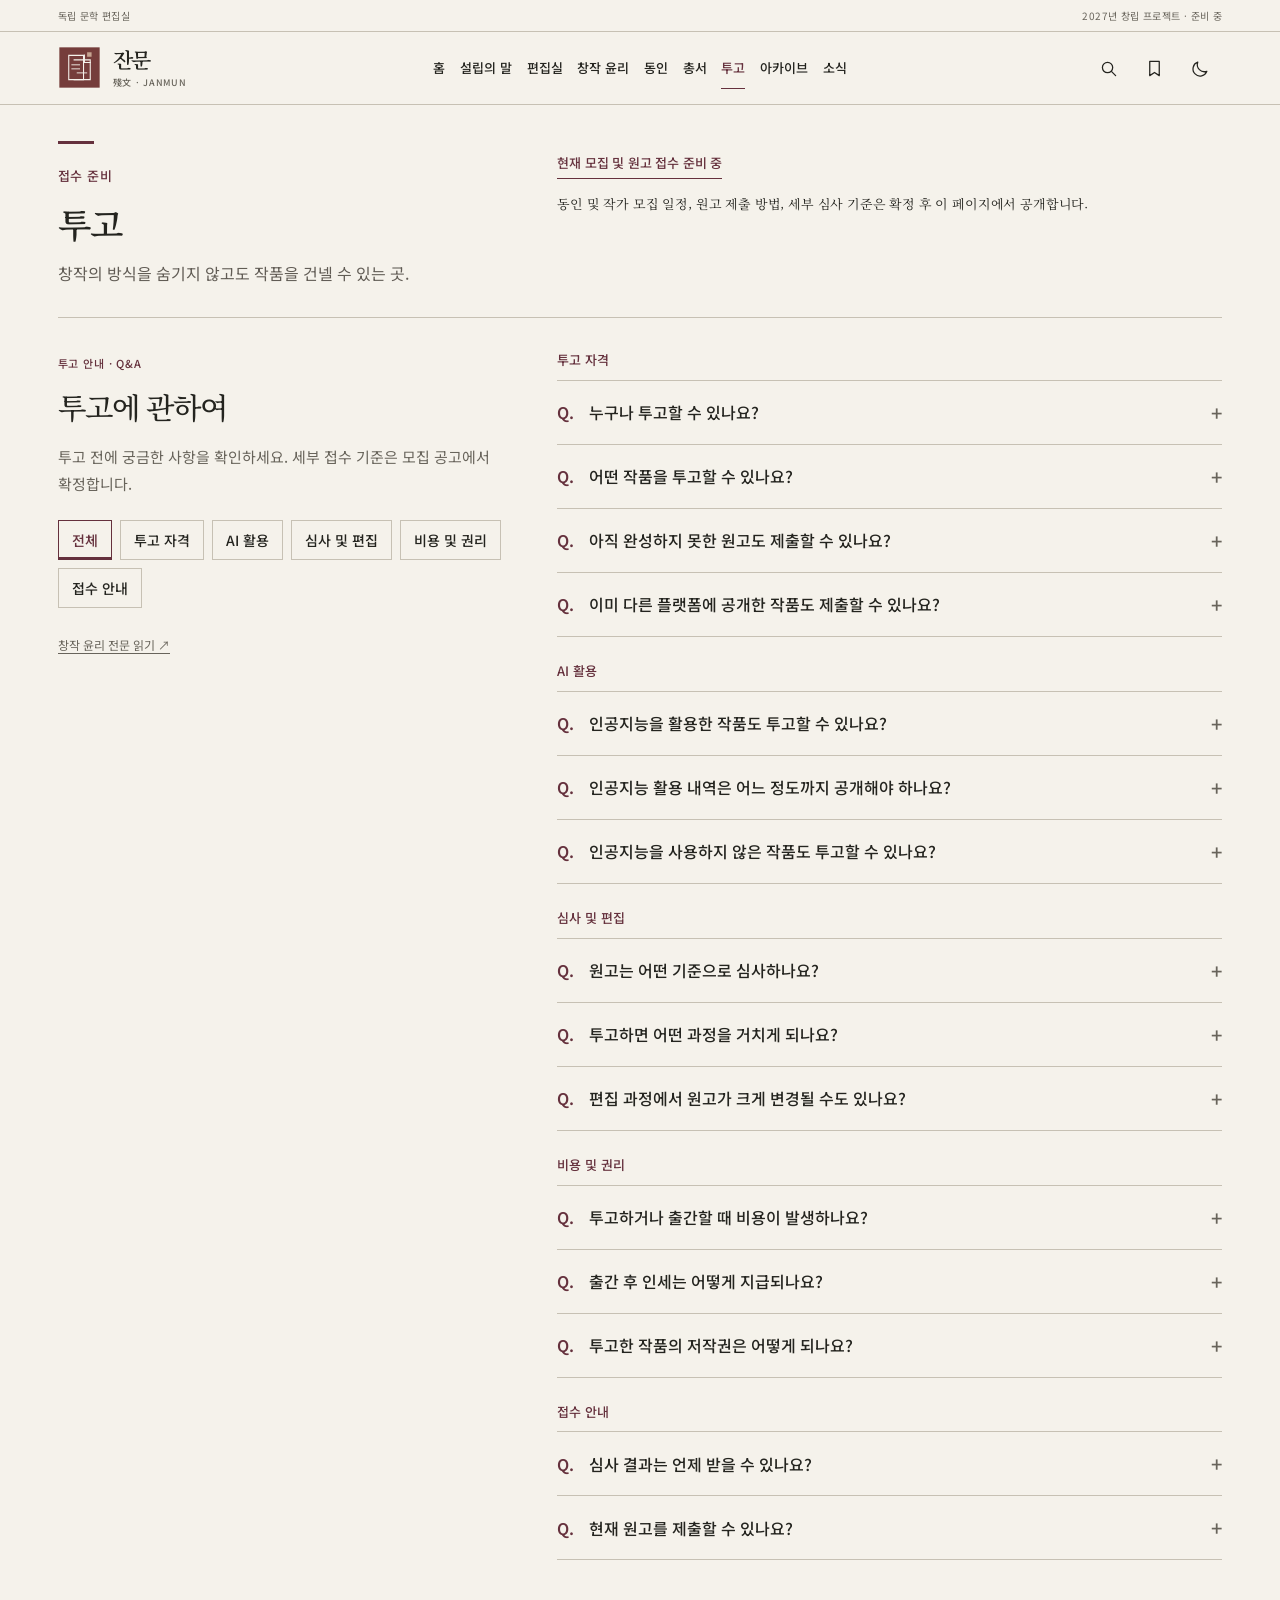
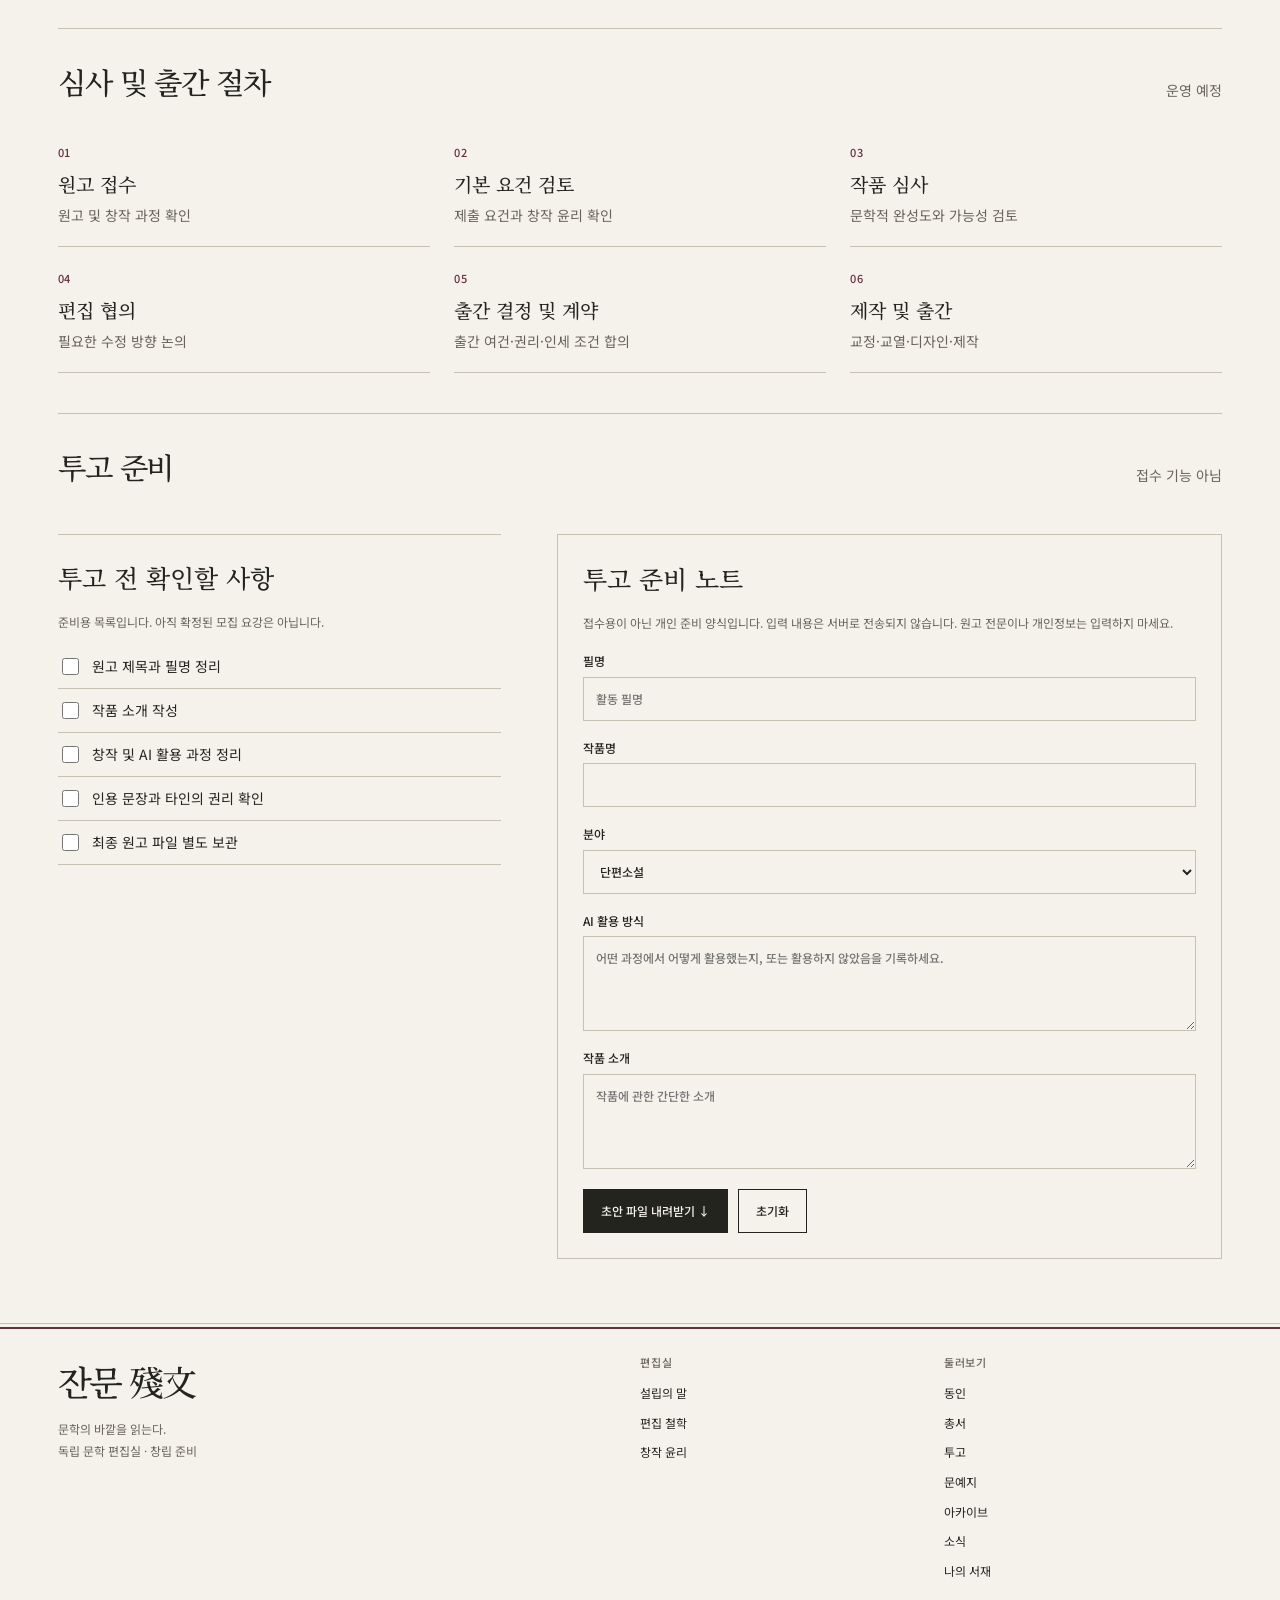
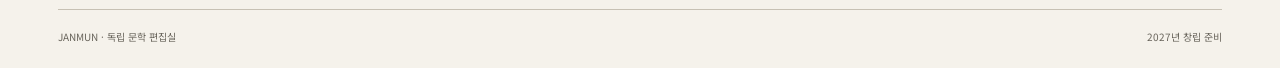
<file: submission/index.html>
<!doctype html>
<html lang="ko" data-theme="light" data-site-root="../" data-start-route="submission">
  <head>
    <meta charset="utf-8">
    <meta name="viewport" content="width=device-width,initial-scale=1,viewport-fit=cover">
    <meta name="theme-color" content="#f5f2eb">
    <link rel="icon" type="image/svg+xml" href="../assets/janmun-mark.svg">
    <link rel="stylesheet" href="../css/style.css?v=1.0.1">
    <script src="../js/news-data.js?v=0.9.9" defer></script>
    <script src="../js/main.js?v=1.1.0" defer></script>
    <!-- JANMUN SEO BEGIN -->
    <title>소설 투고 안내 | 잔문 殘文</title>
    <meta name="description" content="소설 투고 자격, AI 활용 공개, 심사 및 편집, 출간 비용에 관한 안내. 현재 원고 접수 준비 중.">
    <link rel="canonical" href="https://dffxonnb-cyber.github.io/JANMUN/submission/">
    <meta name="robots" content="index, follow">
    <meta property="og:type" content="website">
    <meta property="og:site_name" content="잔문 殘文">
    <meta property="og:locale" content="ko_KR">
    <meta property="og:title" content="소설 투고 안내 | 잔문 殘文">
    <meta property="og:description" content="소설 투고 자격, AI 활용 공개, 심사 및 편집, 출간 비용에 관한 안내. 현재 원고 접수 준비 중.">
    <meta property="og:url" content="https://dffxonnb-cyber.github.io/JANMUN/submission/">
    <meta property="og:image" content="https://dffxonnb-cyber.github.io/JANMUN/assets/share.png">
    <meta property="og:image:width" content="1200">
    <meta property="og:image:height" content="630">
    <meta property="og:image:alt" content="잔문 편집실 로고">
    <meta name="twitter:card" content="summary_large_image">
    <meta name="twitter:title" content="소설 투고 안내 | 잔문 殘文">
    <meta name="twitter:description" content="소설 투고 자격, AI 활용 공개, 심사 및 편집, 출간 비용에 관한 안내. 현재 원고 접수 준비 중.">
    <meta name="twitter:image" content="https://dffxonnb-cyber.github.io/JANMUN/assets/share.png">
    <script type="application/ld+json">{"@context":"https://schema.org","@type":"WebPage","name":"소설 투고 안내 | 잔문 殘文","description":"소설 투고 자격, AI 활용 공개, 심사 및 편집, 출간 비용에 관한 안내. 현재 원고 접수 준비 중.","url":"https://dffxonnb-cyber.github.io/JANMUN/submission/","inLanguage":"ko","isPartOf":{"@id":"https://dffxonnb-cyber.github.io/JANMUN/#website"}}</script>
    <!-- JANMUN SEO END -->
  </head>
  <body>
    <a class="skip" href="#main">본문 바로가기</a>
    <div class="progress" aria-hidden="true">
    </div>
    <div class="utility">
      <div class="shell">
        <span>독립 문학 편집실</span><span>2027년 창립 프로젝트 · 준비 중</span>
      </div>
    </div>
    <header class="mast">
      <div class="shell mast-in">
        <a class="brand" href="../" data-route-link="home" aria-label="잔문 홈"><img class="brand-mark" src="../assets/janmun-mark.svg" alt="" width="43" height="43"><span class="brand-text">잔문<small>殘文 · JANMUN</small></span></a>
        <nav class="nav" id="navigation" aria-label="주 메뉴">
          <a href="../" data-route-link="home">홈</a>
          <a href="../about/" data-route-link="about">설립의 말</a>
          <a href="../editorial/" data-route-link="editorial">편집실</a>
          <a href="../ethics/" data-route-link="ethics">창작 윤리</a>
          <a href="../members/" data-route-link="members">동인</a>
          <a href="../books/" data-route-link="books">총서</a>
          <a href="../submission/" data-route-link="submission">투고</a>
          <a href="../archive/" data-route-link="archive">아카이브</a>
          <a href="../news/" data-route-link="news">소식</a>
        </nav>
        <div class="tools">
          <button class="iconbtn" id="search-open" aria-label="글 검색" title="글 검색"><svg viewBox="0 0 24 24"><circle cx="10.8" cy="10.8" r="6.5"/><path d="m16 16 5 5"/></svg></button>
          <a class="iconbtn" href="../saved/" data-route-link="saved" aria-label="나의 서재" title="나의 서재"><svg viewBox="0 0 24 24"><path d="M6 3h12v18l-6-4-6 4z"/></svg></a>
          <button class="iconbtn" id="theme" aria-label="화면 테마 전환" aria-pressed="false" title="어두운 화면"><svg viewBox="0 0 24 24"><path d="M20 15.5A9 9 0 0 1 8.5 4 9 9 0 1 0 20 15.5Z"/></svg></button>
          <button class="iconbtn mobile" id="mobile" aria-label="메뉴 열기" aria-controls="navigation" aria-expanded="false"><svg viewBox="0 0 24 24"><path d="M3 6h18M3 12h18M3 18h18"/></svg></button>
        </div>
      </div>
    </header>
    <main id="main" tabindex="-1">
      <!-- Home: editorial masthead, lead essay and contents -->
      <template data-janmun-view="home">
      <section class="view shell" id="page-home" hidden>
        <div class="edition-line">
          <span>독립 문학 편집실</span>
          <span class="edition-center">문학의 바깥을 읽는다.</span>
          <span>창립 준비 · 2027</span>
        </div>
        <div class="front-masthead">
          <h1 class="front-title">잔문<span>殘文</span></h1>
          <div class="front-imprint">
            <span>JANMUN</span>
            <span>아직 독자를 만나지 못한 글들에 관하여.</span>
          </div>
        </div>

        <section class="front-feature" aria-labelledby="lead-title">
          <figure class="front-art">
            <div class="founding-plate" role="group" aria-label="잔문의 창립 표제">
              <div class="founding-plate-header">
                <span>殘文</span><span>창립 문서 01</span>
              </div>
              <div class="founding-plate-body">
                <div class="founding-characters" aria-label="미독">
                  <span aria-hidden="true">未</span><span aria-hidden="true">讀</span>
                </div>
                <p class="founding-note"><span>아직</span><span>읽히지</span><span>않은 글.</span></p>
              </div>
              <div class="founding-plate-footer">
                <p>그렇게 만든 책이 누군가의 책장에 오래 남아 있기를 바란다.</p>
                <span class="founding-seal" aria-hidden="true">殘</span>
              </div>
            </div>
            <figcaption><span>미독 未讀</span><span>잔문 편집 그래픽 01</span></figcaption>
          </figure>
          <div class="front-copy">
            <div class="front-kicker"><span>창립 문서</span><span>01 / 04</span></div>
            <h2 id="lead-title">많은 책을 만드는 것보다 한 권의 책을 제대로 만드는 일에 마음을 둔다.</h2>
            <p>잔문은 소설을 읽고, 다듬고, 책으로 만드는 작은 문학 편집실이다.</p>
            <div class="front-actions">
              <a class="primary" href="../about/" data-route-link="about">설립의 말 읽기 <span aria-hidden="true">↗</span></a>
              <a class="textlink" href="../archive/?category=journal" data-route-link="journal">문예지 둘러보기 →</a>
            </div>
          </div>
        </section>

        <div class="home-notice"><span class="eyebrow">편집실 소식</span><a href="../news/founding/" data-route-link="news/founding">잔문은 창립을 준비하고 있다. <span aria-hidden="true">→</span></a></div>
        <div class="resume" id="resume" hidden>
          <div><span class="eyebrow">마지막으로 읽은 글</span><a id="resume-link" href="../archive/" data-route-link="archive"></a></div>
          <button id="resume-clear" type="button">기록 지우기</button>
        </div>

        <div class="front-index">
          <section class="front-contents" aria-labelledby="contents-title">
            <div class="section-top">
              <div><span class="eyebrow">창립 문서 01—04</span><h2 id="contents-title">잔문의 목차</h2></div>
              <a class="textlink" href="../archive/" data-route-link="archive">전체 보기 ↗</a>
            </div>
            <div class="entry-grid">
              <a class="entry" href="../about/" data-route-link="about"><span class="entry-no">01</span><h3>설립의 말</h3><p>문학의 바깥을 읽는 이유<span class="entry-detail" data-entry-meta="about"></span></p><span class="entry-arrow" aria-hidden="true">↗</span></a>
              <a class="entry" href="../editorial/" data-route-link="editorial"><span class="entry-no">02</span><h3>편집 철학</h3><p>무엇을 남길 것인가.<span class="entry-detail" data-entry-meta="editorial"></span></p><span class="entry-arrow" aria-hidden="true">↗</span></a>
              <a class="entry" href="../ethics/" data-route-link="ethics"><span class="entry-no">03</span><h3>창작 윤리</h3><p>완벽함이 아니라 정직함.<span class="entry-detail" data-entry-meta="ethics"></span></p><span class="entry-arrow" aria-hidden="true">↗</span></a>
              <a class="entry" href="../members/" data-route-link="members"><span class="entry-no">04</span><h3>잔문 동인</h3><p>서로의 가장 이른 독자이자, 가장 오래 남는 독자로.<span class="entry-detail" data-entry-meta="members"></span></p><span class="entry-arrow" aria-hidden="true">↗</span></a>
            </div>
          </section>
          <aside class="front-margin">
            <span class="eyebrow">문장 하나</span>
            <blockquote id="front-quote">무엇을 남길 것인가.</blockquote>
            <a id="front-quote-source" href="../editorial/" data-route-link="editorial">편집 철학</a>
            <button class="quiet-button" type="button" id="next-quote">다른 문장 <span aria-hidden="true">↻</span></button>
          </aside>
        </div>

        <section class="front-projects" aria-labelledby="project-title">
          <div class="section-top">
            <div><span class="eyebrow">2027년 창립 프로젝트</span><h2 id="project-title">만들어 가는 것들</h2></div>
          </div>
          <div class="project-grid">
            <a class="project" href="../archive/?category=journal" data-route-link="journal"><span class="eyebrow">01 · 문예지</span><h3>아직 읽히지 않은 글.</h3><p>단편과 엽편, 창작의 기록을 발표할 공간.</p><span class="project-link">문예지 ↗</span></a>
            <a class="project" href="../members/" data-route-link="members"><span class="eyebrow">02 · 동인</span><h3>서로의 첫 독자로.</h3><p>정기 모집으로 함께하는 소규모 온라인 문학 공동체.</p><span class="project-link">동인 소개 ↗</span></a>
            <a class="project" href="../books/" data-route-link="books"><span class="eyebrow">03 · 총서</span><h3>한 권씩, 오래 남을 문학을.</h3><p>첫 공동 소설집을 준비하고 있다.</p><span class="project-link">총서 보기 ↗</span></a>
          </div>
        </section>
        <div class="front-invitation"><div><span class="eyebrow">창작자에게</span><h2>당신의 글을 기다리는 곳.</h2><p>현재 원고 접수와 동인 모집을 준비하고 있다.</p></div><a href="../submission/" data-route-link="submission" class="outline">투고 안내 읽기 ↗</a></div>
      </section>
      </template>
      <template data-janmun-view="about">
      <section class="view shell reading" id="page-about" hidden>
        <div class="crumb">
          <a href="../" data-route-link="home">잔문</a> / <a href="../archive/" data-route-link="archive">아카이브</a> / 설립의 말
        </div>
        <div class="reader-grid">
          <article class="editorial-spread">
            <header class="article-head editorial-heading">
              <p class="eyebrow">잔문 · 창립 문서 01</p>
              <h1>설립의 말</h1>
              <p>문학의 바깥을 읽는 이유</p>
              <div class="reading-meta">
                <span data-reading-time="about"></span><span data-reading-status="about"></span>
              </div>
            </header>
            <div class="prose editorial-copy">
              <p>잔문은 소설을 읽고, 다듬고, 책으로 만드는 작은 문학 편집실이다.</p>
              <p>우리는 작가가 어떤 이력을 가졌는지보다 어떤 글을 쓰는지에 관심이 있다. 인공지능을 활용한 글도, 혼자 힘으로 완성한 글도 그 자체로 읽고자 한다. 창작의 방식은 저마다 다를 수 있지만, 자신의 글을 대하는 태도만큼은 중요하게 생각한다.</p>
              <p>완성된 원고뿐 아니라 아직 고쳐 쓸 여지가 있는 글에도 관심을 기울인다. 작가가 쓰고 싶었던 이야기를 함께 고민하고, 그 사람의 문장을 잃지 않는 방향으로 작품을 다듬고 싶다.</p>
              <p>많은 책을 만드는 것보다 한 권의 책을 제대로 만드는 일에 마음을 둔다.</p>
              <p>그렇게 만든 책이 누군가의 책장에 오래 남아 있기를 바란다.</p>
              <p><strong>문학의 바깥을 읽는다.</strong></p>
              <p>잔문 殘文</p>
            </div>
            <div class="annotation-area">
              <div class="annotation-head"><h2>읽고 남기기</h2><span class="muted">나만의 비공개 기록</span></div>
              <p class="muted">본문의 문장을 선택하거나 아래 버튼으로 문단을 골라 저장하세요.</p>
              <div class="actions"><button class="outline" type="button" data-collect="about">문장 수집</button><button class="outline" type="button" data-note-open="about">독서 메모 쓰기</button><a class="textlink" href="../saved/" data-route-link="saved">나의 서재 ↗</a></div>
              <div class="note-editor" data-note-editor="about" hidden><label>이 글에 대한 메모<textarea rows="4" maxlength="3000" data-note-text="about" placeholder="읽으며 남은 생각을 적어 보세요."></textarea></label><div class="actions"><button class="primary" type="button" data-note-save="about">메모 저장</button><button class="outline" type="button" data-note-close="about">닫기</button></div></div>
            </div>
            <div class="reader-end-controls">
              <button class="outline" type="button" data-read="about" aria-pressed="false">읽음 표시</button><button class="outline" type="button" data-print>인쇄 / PDF 저장</button>
            </div>
            <div class="next-reading">
              <a href="../" data-route-link="home"><small>← 처음으로</small>잔문</a><a href="../editorial/" data-route-link="editorial"><small>다음 글 →</small>편집 철학</a>
            </div>
            <div class="article-end">
              <span>殘</span><a href="../archive/" data-route-link="archive">모든 글 보기 ↗</a>
            </div>
          </article>
        </div>
      </section>
      </template>
      <template data-janmun-view="editorial">
      <section class="view shell reading" id="page-editorial" hidden>
        <div class="crumb">
          <a href="../" data-route-link="home">잔문</a> / <a href="../archive/" data-route-link="archive">아카이브</a> / 편집 철학
        </div>
        <div class="reader-grid">
          <article class="editorial-spread">
            <header class="article-head editorial-heading">
              <p class="eyebrow">잔문 · 창립 문서 02</p>
              <h1>편집 철학</h1>
              <p>무엇을 남길 것인가.</p>
              <div class="reading-meta">
                <span data-reading-time="editorial"></span><span data-reading-status="editorial"></span>
              </div>
            </header>
            <div class="prose editorial-copy">
              <p>잔문은 익숙한 것을 낯설게 바라보는 소설에 관심이 있다.</p>
              <p>특별한 사건이 있어야 좋은 이야기가 되는 것은 아니다. 오래 함께 살아온 사람을 문득 이해할 수 없게 되는 순간이나, 무심코 지나친 일에서 이전과 다른 의미를 발견하는 일도 충분히 소설이 될 수 있다.</p>
              <p>우리는 작품이 다루는 소재보다 그것을 바라보는 작가의 시선을 중요하게 생각한다.</p>
              <p>원고를 살필 때에는 문장의 정확성, 인물의 개연성, 이야기의 구조를 함께 검토한다. 다만 모든 문장이 매끄러워야 한다고 생각하지는 않는다. 작품의 결함과 작가의 개성을 구분하는 것 역시 편집의 몫이기 때문이다.</p>
              <p>고쳐야 할 문장과 고치지 말아야 할 문장 사이에서 충분히 고민한다.</p>
              <p>잔문이라는 이름에는 그러한 뜻도 담겨 있다.</p>
              <p>무엇을 남길 것인가.</p>
              <p>우리가 원고를 읽으며 가장 오래 생각하는 질문이다.</p>
            </div>
            <div class="annotation-area">
              <div class="annotation-head"><h2>읽고 남기기</h2><span class="muted">나만의 비공개 기록</span></div>
              <p class="muted">본문의 문장을 선택하거나 아래 버튼으로 문단을 골라 저장하세요.</p>
              <div class="actions"><button class="outline" type="button" data-collect="editorial">문장 수집</button><button class="outline" type="button" data-note-open="editorial">독서 메모 쓰기</button><a class="textlink" href="../saved/" data-route-link="saved">나의 서재 ↗</a></div>
              <div class="note-editor" data-note-editor="editorial" hidden><label>이 글에 대한 메모<textarea rows="4" maxlength="3000" data-note-text="editorial" placeholder="읽으며 남은 생각을 적어 보세요."></textarea></label><div class="actions"><button class="primary" type="button" data-note-save="editorial">메모 저장</button><button class="outline" type="button" data-note-close="editorial">닫기</button></div></div>
            </div>
            <div class="reader-end-controls">
              <button class="outline" type="button" data-read="editorial" aria-pressed="false">읽음 표시</button><button class="outline" type="button" data-print>인쇄 / PDF 저장</button>
            </div>
            <div class="next-reading">
              <a href="../about/" data-route-link="about"><small>← 이전 글</small>설립의 말</a><a href="../ethics/" data-route-link="ethics"><small>다음 글 →</small>창작 윤리</a>
            </div>
            <div class="article-end">
              <span>殘</span><a href="../archive/" data-route-link="archive">모든 글 보기 ↗</a>
            </div>
          </article>
        </div>
      </section>
      </template>
      <template data-janmun-view="ethics">
      <section class="view shell reading" id="page-ethics" hidden>
        <div class="crumb">
          <a href="../" data-route-link="home">잔문</a> / <a href="../archive/" data-route-link="archive">아카이브</a> / 창작 윤리
        </div>
        <div class="reader-grid">
          <article class="editorial-spread">
            <header class="article-head editorial-heading">
              <p class="eyebrow">잔문 · 창립 문서 03</p>
              <h1>창작 윤리</h1>
              <p>완벽함이 아니라 정직함.</p>
              <div class="reading-meta">
                <span data-reading-time="ethics"></span><span data-reading-status="ethics"></span>
              </div>
            </header>
            <div class="prose editorial-copy">
              <p>창작의 방식은 저마다 다르지만, 작품에 대한 책임까지 달라지는 것은 아니다.</p>
              <p>잔문은 인공지능의 활용을 창작의 결격 사유로 삼지 않는다. 다만 사용한 도구와 그 개입 범위를 사실대로 밝히고, 타인의 저작물과 권리를 존중하는 것을 기본으로 삼는다.</p>
              <p>우리는 모든 문장을 직접 작성했다는 사실만으로 창작의 주체성이 증명된다고 생각하지 않는다. 무엇을 받아들이고 무엇을 거절했는지, 어떤 판단을 거쳐 작품을 완성했는지 역시 창작의 일부다.</p>
              <p>그러나 도구의 도움을 받았다는 사실이 작품의 결함이나 윤리적 문제에 대한 면책 사유가 될 수는 없다. 최종 원고에 대한 판단과 책임은 창작자에게 있다.</p>
              <p>창작의 과정을 숨기지 않는다.<br>타인의 것을 자신의 것으로 내놓지 않는다.<br>자신이 완성한 작품에 책임을 진다.</p>
              <p>잔문이 창작자에게 바라는 것은 완벽함이 아니라 정직함이다.</p>
            </div>
            <div class="annotation-area">
              <div class="annotation-head"><h2>읽고 남기기</h2><span class="muted">나만의 비공개 기록</span></div>
              <p class="muted">본문의 문장을 선택하거나 아래 버튼으로 문단을 골라 저장하세요.</p>
              <div class="actions"><button class="outline" type="button" data-collect="ethics">문장 수집</button><button class="outline" type="button" data-note-open="ethics">독서 메모 쓰기</button><a class="textlink" href="../saved/" data-route-link="saved">나의 서재 ↗</a></div>
              <div class="note-editor" data-note-editor="ethics" hidden><label>이 글에 대한 메모<textarea rows="4" maxlength="3000" data-note-text="ethics" placeholder="읽으며 남은 생각을 적어 보세요."></textarea></label><div class="actions"><button class="primary" type="button" data-note-save="ethics">메모 저장</button><button class="outline" type="button" data-note-close="ethics">닫기</button></div></div>
            </div>
            <div class="reader-end-controls">
              <button class="outline" type="button" data-read="ethics" aria-pressed="false">읽음 표시</button><button class="outline" type="button" data-print>인쇄 / PDF 저장</button>
            </div>
            <div class="next-reading">
              <a href="../editorial/" data-route-link="editorial"><small>← 이전 글</small>편집 철학</a><a href="../members/" data-route-link="members"><small>다음 글 →</small>잔문 동인</a>
            </div>
            <div class="article-end">
              <span>殘</span><a href="../archive/" data-route-link="archive">모든 글 보기 ↗</a>
            </div>
          </article>
        </div>
      </section>
      </template>
      <template data-janmun-view="members">
      <section class="view shell reading" id="page-members" hidden>
        <div class="crumb">
          <a href="../" data-route-link="home">잔문</a> / <a href="../archive/" data-route-link="archive">아카이브</a> / 잔문 동인
        </div>
        <div class="reader-grid">
          <article class="editorial-spread">
            <header class="article-head editorial-heading">
              <p class="eyebrow">잔문 · 창립 문서 04</p>
              <h1>잔문 동인</h1>
              <p>서로의 가장 이른 독자이자, 가장 오래 남는 독자로.</p>
              <div class="reading-meta">
                <span data-reading-time="members"></span><span data-reading-status="members"></span>
              </div>
            </header>
            <div class="prose editorial-copy">
              <p>잔문 동인은 각자의 작품을 쓰고 서로의 문학을 읽는 창작 공동체다.</p>
              <p>정기 모집을 통해 소규모로 구성하며, 온라인을 중심으로 활동한다. 서로의 원고에 충분한 시간을 들이고 지속적인 대화를 나눌 수 있는 규모를 지향한다.</p>
              <p>주요 활동은 원고 합평과 작품 연구, 문학에 관한 토론이다. 완성된 작품은 물론 아직 방향을 찾지 못한 원고도 함께 살핀다. 그 과정에서 발전한 작품을 문예지와 공동 소설집으로 선보이고자 한다.</p>
              <p>서로의 문학적 취향이 같을 필요는 없다. 같은 작품을 읽고 다른 이야기를 나눌 수 있다는 것 역시 함께 읽는 이유 중 하나다.</p>
              <p>합평에서는 막연한 칭찬보다 구체적인 감상을 나눈다. 타인의 문장을 자신의 취향에 맞추기보다 그 문장이 가진 가능성을 살핀다.</p>
              <p>등단이나 출간 경력은 참여의 조건이 아니다. 꾸준히 쓰고 읽으며, 자신의 작품만큼 타인의 작품에도 시간을 내어 줄 수 있는 사람과 함께하고 싶다.</p>
              <p>서로의 가장 이른 독자이자, 가장 오래 남는 독자로.</p>
              <p>잔문 殘文</p>
            </div>
            <div class="annotation-area">
              <div class="annotation-head"><h2>읽고 남기기</h2><span class="muted">나만의 비공개 기록</span></div>
              <p class="muted">본문의 문장을 선택하거나 아래 버튼으로 문단을 골라 저장하세요.</p>
              <div class="actions"><button class="outline" type="button" data-collect="members">문장 수집</button><button class="outline" type="button" data-note-open="members">독서 메모 쓰기</button><a class="textlink" href="../saved/" data-route-link="saved">나의 서재 ↗</a></div>
              <div class="note-editor" data-note-editor="members" hidden><label>이 글에 대한 메모<textarea rows="4" maxlength="3000" data-note-text="members" placeholder="읽으며 남은 생각을 적어 보세요."></textarea></label><div class="actions"><button class="primary" type="button" data-note-save="members">메모 저장</button><button class="outline" type="button" data-note-close="members">닫기</button></div></div>
            </div>
            <div class="reader-end-controls">
              <button class="outline" type="button" data-read="members" aria-pressed="false">읽음 표시</button><button class="outline" type="button" data-print>인쇄 / PDF 저장</button>
            </div>
            <div class="next-reading">
              <a href="../ethics/" data-route-link="ethics"><small>← 이전 글</small>창작 윤리</a><a href="../books/" data-route-link="books"><small>다음으로 →</small>잔문 총서</a>
            </div>
            <div class="article-end">
              <span>殘</span><a href="../archive/" data-route-link="archive">모든 글 보기 ↗</a>
            </div>
          </article>
        </div>
      </section>
      </template>
      <template data-janmun-view="archive">
      <section class="view shell" id="page-archive" hidden>
        <div class="archive-intro editorial-spread">
          <header class="archive-heading editorial-heading">
            <span class="archive-rule" aria-hidden="true"></span>
            <span class="eyebrow">殘文 · 文學記錄</span>
            <h1>아카이브</h1>
            <p>문학이 만들어지고 남겨진 자리.</p>
          </header>
          <div class="archive-intro-copy editorial-copy">
            <p>잔문의 창립 문서부터 작가의 작품, 편집 과정과 문학에 관한 대화까지. 한 편의 글이 완성되기까지의 시간과 그 이후에 남겨진 기록을 모은다.</p>
            <p>잔문이 지나온 시간은 이곳에 쌓인다.</p>
          </div>
        </div>
        <div class="page-body archive-body">
          <div class="archive-controls">
            <div class="archive-categories" role="group" aria-label="기록 분류">
              <button type="button" data-archive-category="all" aria-pressed="true">전체<span data-archive-category-count="all"></span></button>
              <button type="button" data-archive-category="founding" aria-pressed="false">창립 문서<span data-archive-category-count="founding"></span></button>
              <button type="button" data-archive-category="journal" aria-pressed="false">문예지<span data-archive-category-count="journal"></span></button>
              <button type="button" data-archive-category="author" aria-pressed="false">작가 기록<span data-archive-category-count="author"></span></button>
              <button type="button" data-archive-category="editing" aria-pressed="false">편집 기록<span data-archive-category-count="editing"></span></button>
              <button type="button" data-archive-category="criticism" aria-pressed="false">문학 비평<span data-archive-category-count="criticism"></span></button>
              <button type="button" data-archive-category="publication" aria-pressed="false">출간 기록<span data-archive-category-count="publication"></span></button>
              <button type="button" data-archive-category="community" aria-pressed="false">공동체 기록<span data-archive-category-count="community"></span></button>
            </div>
            <div class="searchbar archive-search">
              <input type="search" id="archive-query" placeholder="제목·본문·작가 검색" aria-label="아카이브 검색">
              <select id="archive-filter" aria-label="독서 상태"><option value="all">모든 글</option><option value="saved">저장한 글만</option><option value="unread">읽지 않은 글</option><option value="read">읽은 글</option></select>
              <select id="archive-author" aria-label="작가"><option value="all">모든 작가</option></select>
              <select id="archive-year" aria-label="등록 연도"><option value="all">모든 등록 연도</option></select>
              <select id="archive-sort" aria-label="기록 정렬"><option value="number">기록 번호순</option><option value="newest">최근 등록순</option><option value="oldest">오래된 등록순</option></select>
            </div>
          </div>
          <div class="archive-results-head"><div class="archive-count" id="archive-count" aria-live="polite"></div><a class="textlink" href="../saved/" data-route-link="saved">나의 서재 ↗</a></div>
          <div id="archive-list" class="archive-list"><!-- STATIC archive-list BEGIN --><div class="archive-row"><span class="eyebrow">01</span><a href="../about/" data-route-link="about"><span class="archive-record-meta">창립 문서 · 잔문 · 등록 2026-11-24</span><h3>설립의 말</h3><p>문학의 바깥을 읽는 이유</p></a></div><div class="archive-row"><span class="eyebrow">02</span><a href="../editorial/" data-route-link="editorial"><span class="archive-record-meta">창립 문서 · 잔문 · 등록 2026-11-24</span><h3>편집 철학</h3><p>무엇을 남길 것인가.</p></a></div><div class="archive-row"><span class="eyebrow">03</span><a href="../ethics/" data-route-link="ethics"><span class="archive-record-meta">창립 문서 · 잔문 · 등록 2026-11-24</span><h3>창작 윤리</h3><p>완벽함이 아니라 정직함.</p></a></div><div class="archive-row"><span class="eyebrow">04</span><a href="../members/" data-route-link="members"><span class="archive-record-meta">창립 문서 · 잔문 · 등록 2026-11-24</span><h3>잔문 동인</h3><p>서로의 가장 이른 독자이자, 가장 오래 남는 독자로.</p></a></div><!-- STATIC archive-list END --></div>
          <div class="archive-empty-actions" id="archive-empty-actions" hidden><a class="outline" href="../submission/" data-route-link="submission">투고 안내 →</a></div>
          <p class="archive-footnote">기록의 등록일은 아카이브에 수록한 날짜이며, 최초 집필일이나 발표일과 다를 수 있다. 작가의 미공개 원고와 합평·편집 기록은 동의를 얻은 경우에만 공개한다.</p>
        </div>
      </section>
      </template>
      <template data-janmun-view="saved">
      <section class="view shell" id="page-saved" hidden>
        <div class="editorial-spread library-intro">
          <header class="editorial-heading">
            <span class="editorial-rule" aria-hidden="true"></span>
            <span class="eyebrow">나의 독서 기록</span>
            <h1>나의 서재</h1>
          </header>
          <div class="editorial-copy"><p>읽고, 남기고, 다시 펼쳐 보는 곳. 기록은 이 브라우저에만 저장됩니다.</p></div>
        </div>
        <div class="page-body">
          <div class="library-summary" aria-label="서재 현황">
            <div><strong id="save-count">0</strong><span>저장한 글</span></div>
            <div><strong id="finished-count">0</strong><span>읽은 글</span></div>
            <div><strong id="quote-count">0</strong><span>수집한 문장</span></div>
            <div><strong id="note-count">0</strong><span>독서 메모</span></div>
          </div>
          <div class="library-tabs" role="group" aria-label="서재 분류">
            <button type="button" data-library-tab="saved" aria-pressed="true">보관함</button>
            <button type="button" data-library-tab="quotes" aria-pressed="false">문장 수집</button>
            <button type="button" data-library-tab="notes" aria-pressed="false">독서 메모</button>
            <button type="button" data-library-tab="history" aria-pressed="false">읽은 기록</button>
          </div>
          <div id="library-saved" class="library-panel"><div class="archive-list" id="saved-list"></div><p><a class="outline" href="../archive/" data-route-link="archive">다른 글 찾기 →</a></p></div>
          <div id="library-quotes" class="library-panel" hidden><div id="quote-list" class="archive-list"></div></div>
          <div id="library-notes" class="library-panel" hidden><div id="note-list" class="archive-list"></div></div>
          <div id="library-history" class="library-panel" hidden><div id="history-list" class="archive-list"></div></div>
          <div class="library-export"><p class="muted">기기를 바꾸거나 브라우저 데이터를 삭제하기 전에 기록을 파일로 보관하세요.</p><button type="button" class="outline" id="library-export">서재 기록 내려받기 ↓</button></div>
        </div>
      </section>
      </template>
      <template data-janmun-view="books">
      <section class="view shell" id="page-books" hidden>
        <div class="series-intro editorial-spread">
          <header class="series-heading editorial-heading">
            <span class="series-rule" aria-hidden="true"></span>
            <span class="eyebrow">출간 준비</span>
            <h1>잔문 총서</h1>
            <p>한 권씩, 오래 남을 문학을.</p>
          </header>
          <div class="prose series-copy editorial-copy">
            <p>잔문 총서는 서로 다른 작가의 문학을 한 권씩 엮어 가는 출간 프로젝트다.</p>
            <p>단편소설집과 공동 소설집을 중심으로 시작하되, 작품에 따라 책의 형태와 구성을 달리하고자 한다. 한 권의 책이 가진 고유한 성격을 존중하며, 정해진 형식에 작품을 맞추지 않는다.</p>
            <p>원고의 선정부터 편집, 표지와 지면의 구성까지 작품을 읽는 경험의 일부라고 생각한다. 내용과 형식이 서로 어긋나지 않는 책을 만들고 싶다.</p>
            <p>출간의 수나 속도에 얽매이지 않는다. 각자의 작품에 필요한 시간을 들이고, 충분한 편집을 거쳐 독자에게 건넨다.</p>
            <p>잔문의 책이 책장에 꽂힌 뒤에도 몇 번쯤 다시 펼쳐지는 책이기를 바란다.</p>
            <p>한 권씩, 오래 남을 문학을.</p>
            <p>잔문 殘文</p>
          </div>
        </div>
        <div class="section-top"><h2>첫 출간 프로젝트</h2><span class="muted">기획 단계</span></div>
        <div class="page-body book-layout">
          <div class="book-cover" aria-label="첫 공동 소설집 표지 콘셉트, 제목 미정">
            <span>殘文 · 공동선 001 / 기획 시안</span><strong>잔문 공동선</strong><span>첫 번째 소설집 · 제목 미정</span>
          </div>
          <div class="book-info">
            <span class="status">출간 기획 중</span>
            <h2>첫 번째 공동 소설집</h2>
            <p>서로 다른 작가의 엽편과 단편을 한 권으로 엮는 첫 번째 프로젝트다. 작품의 완성도를 중심으로 원고를 선정하며, 제목과 수록작은 아직 확정되지 않았다.</p>
            <dl class="facts">
              <dt>출간 목표</dt><dd>2027년 하반기 (안)</dd>
              <dt>구성</dt><dd>엽편·단편소설</dd>
              <dt>출간 형태</dt><dd>종이책 중심 · 전자책 병행 계획</dd>
              <dt>작가</dt><dd>모집 전</dd>
              <dt>판매</dt><dd>미정 · 예약 접수 없음</dd>
            </dl>
            <a class="outline" href="../members/" data-route-link="members">잔문 동인에 관하여 →</a>
          </div>
        </div>
        <div class="section-top"><h2>총서의 구성</h2><span class="muted">기획 분류</span></div>
        <div class="page-body">
          <p>공동선과 소설선을 중심으로 시작하고, 작품과 운영 여건에 따라 다른 시리즈를 확장할 계획이다.</p>
          <dl class="facts">
            <dt>잔문 소설선</dt><dd>개인 단편·중편 소설집</dd>
            <dt>잔문 공동선</dt><dd>여러 작가의 공동 소설집</dd>
            <dt>잔문 엽편선</dt><dd>짧은 소설을 엮은 작품집</dd>
            <dt>잔문 문고</dt><dd>작은 판형의 문학 시리즈</dd>
            <dt>잔문 특별판</dt><dd>작품의 특성에 따른 별도 기획</dd>
          </dl>
          <p class="muted">현재 출간된 도서는 없으며, 세부 출간 일정은 확정 후 소식에서 안내한다.</p>
          <a class="outline" href="../news/" data-route-link="news">잔문 소식 →</a>
        </div>
      </section>
      </template>
      <section class="view shell" id="page-submission">
        <div class="editorial-spread submission-intro">
          <header class="editorial-heading">
            <span class="editorial-rule" aria-hidden="true"></span>
            <span class="eyebrow">접수 준비</span>
            <h1>투고</h1>
            <p>창작의 방식을 숨기지 않고도 작품을 건넬 수 있는 곳.</p>
          </header>
          <div class="editorial-copy">
            <span class="status">현재 모집 및 원고 접수 준비 중</span>
            <p class="recruit-note">동인 및 작가 모집 일정, 원고 제출 방법, 세부 심사 기준은 확정 후 이 페이지에서 공개합니다.</p>
          </div>
        </div>
        <div class="submission-faq-layout">
          <div class="faq-nav">
            <span class="eyebrow">투고 안내 · Q&amp;A</span>
            <h2>투고에 관하여</h2>
            <p>투고 전에 궁금한 사항을 확인하세요. 세부 접수 기준은 모집 공고에서 확정합니다.</p>
            <div class="faq-filters" role="group" aria-label="질문 분류">
              <button type="button" data-faq-filter="all" aria-pressed="true">전체</button>
              <button type="button" data-faq-filter="eligibility" aria-pressed="false">투고 자격</button>
              <button type="button" data-faq-filter="ai" aria-pressed="false">AI 활용</button>
              <button type="button" data-faq-filter="review" aria-pressed="false">심사 및 편집</button>
              <button type="button" data-faq-filter="rights" aria-pressed="false">비용 및 권리</button>
              <button type="button" data-faq-filter="apply" aria-pressed="false">접수 안내</button>
            </div>
            <p><a class="textlink" href="../ethics/" data-route-link="ethics">창작 윤리 전문 읽기 ↗</a></p>
          </div>
          <div class="faq" id="submission-faq">
            <section class="faq-group" data-faq-group="eligibility" aria-label="투고 자격">
              <h3>투고 자격</h3>
              <details>
                <summary>누구나 투고할 수 있나요?</summary>
                <div class="faq-answer"><p>등단 여부나 출간 경력에 관계없이 투고할 수 있습니다. 처음 소설을 쓰는 분부터 꾸준히 작품 활동을 이어 온 분까지, 창작자의 이력보다 제출한 작품 자체를 중심으로 검토합니다.</p><p>잔문 동인에 소속되어 있지 않아도 투고할 수 있습니다.</p></div>
              </details>
              <details>
                <summary>어떤 작품을 투고할 수 있나요?</summary>
                <div class="faq-answer"><p>엽편소설과 단편소설을 중심으로 원고를 검토할 예정입니다. 특정한 분위기나 주제를 잔문의 취향에 맞추어 작성할 필요는 없습니다.</p><p>중편 및 장편소설의 접수 여부, 분량과 제출 형식은 모집 공고에서 안내합니다.</p></div>
              </details>
              <details>
                <summary>아직 완성하지 못한 원고도 제출할 수 있나요?</summary>
                <div class="faq-answer"><p>정식 출간 투고는 완결된 원고를 원칙으로 준비하고 있습니다. 완결된 원고라도 수정과 발전 가능성을 함께 검토합니다.</p><p>집필 중인 작품에 대한 지속적인 합평을 원하신다면 잔문 동인 활동을 권장합니다.</p></div>
              </details>
              <details>
                <summary>이미 다른 플랫폼에 공개한 작품도 제출할 수 있나요?</summary>
                <div class="faq-answer"><p>개인 블로그나 브런치 등에서 공개한 작품도 기존 계약 및 권리 관계에 문제가 없다면 검토할 수 있는 방향으로 준비하고 있습니다.</p><p>이전에 공개하거나 출간한 이력은 투고 시 밝혀 주시기 바랍니다. 기발표작의 구체적인 접수 기준은 모집 공고에서 확정합니다.</p></div>
              </details>
            </section>
            <section class="faq-group" data-faq-group="ai" aria-label="AI 활용">
              <h3>AI 활용</h3>
              <details>
                <summary>인공지능을 활용한 작품도 투고할 수 있나요?</summary>
                <div class="faq-answer"><p>가능합니다. 소재 발굴, 자료 조사, 이야기의 구조 설계, 초고 작성, 문장 수정 등 창작 과정에서 인공지능을 활용한 작품도 검토 대상입니다.</p><p>다만 인공지능의 개입 과정과 범위를 사실대로 밝히고, 타인의 권리를 존중하며 최종 원고에 대한 책임을 져야 합니다. 활용 여부만으로 작품의 문학적 가치를 판단하지 않습니다.</p></div>
              </details>
              <details>
                <summary>인공지능 활용 내역은 어느 정도까지 공개해야 하나요?</summary>
                <div class="faq-answer"><p>사용한 도구, 활용 목적, 개입한 창작 단계, 최종 작품에 반영된 범위를 설명해 주시면 됩니다. 단순 교정인지 문장 생성이나 사건 구성에도 활용했는지 구분해 주시기 바랍니다.</p><p>정확한 활용 비율을 산출하기 어려운 경우 창작 과정에서 이루어진 판단과 수정 내용을 구체적으로 설명해 주시기 바랍니다. 세부 제출 양식은 모집 공고에서 안내합니다.</p></div>
              </details>
              <details>
                <summary>인공지능을 사용하지 않은 작품도 투고할 수 있나요?</summary>
                <div class="faq-answer"><p>물론입니다. 인공지능은 잔문의 창작자에게 요구되는 도구가 아닙니다. 어떠한 도구를 사용했는지보다 작품에 담긴 창작자의 시선과 문학적 완성도를 중요하게 생각합니다.</p></div>
              </details>
            </section>
            <section class="faq-group" data-faq-group="review" aria-label="심사 및 편집">
              <h3>심사 및 편집</h3>
              <details>
                <summary>원고는 어떤 기준으로 심사하나요?</summary>
                <div class="faq-answer"><p>작가의 이력이나 인지도보다 작품의 문학적 요소를 중심으로 검토합니다. 모두 완벽한 작품만을 찾는 것은 아니며, 작품마다 가진 강점과 발전 가능성을 종합적으로 살핍니다.</p><ul><li>작품의 독창성과 고유한 시선</li><li>문장의 완성도와 표현의 적절성</li><li>인물과 사건의 개연성</li><li>이야기의 구조와 완결성</li><li>작품의 정서적·사유적 깊이</li><li>편집을 통한 발전 가능성</li></ul></div>
              </details>
              <details>
                <summary>투고하면 어떤 과정을 거치게 되나요?</summary>
                <div class="faq-answer"><p>기본 제출 요건과 창작 윤리 준수 여부를 확인한 뒤 작품에 대한 편집 검토를 진행할 예정입니다. 추가 검토가 필요하면 창작 과정에 대한 질문이나 수정 제안을 드릴 수 있습니다.</p><p>최종 출간 여부는 작품 검토, 출간 여건 및 창작자와의 협의를 거쳐 결정합니다. 투고나 동인 참여 자체가 출간을 보장하지는 않습니다.</p></div>
              </details>
              <details>
                <summary>편집 과정에서 원고가 크게 변경될 수도 있나요?</summary>
                <div class="faq-answer"><p>문장, 인물, 사건 및 이야기의 구조에 관한 수정 의견을 제안할 수 있습니다. 다만 작가의 고유한 문체와 작품의 의도를 존중하며, 주요 수정 사항은 창작자와 협의하여 결정하는 것을 원칙으로 합니다.</p></div>
              </details>
            </section>
            <section class="faq-group" data-faq-group="rights" aria-label="비용 및 권리">
              <h3>비용 및 권리</h3>
              <details>
                <summary>투고하거나 출간할 때 비용이 발생하나요?</summary>
                <div class="faq-answer"><p>투고와 원고 심사는 무료로 진행합니다.</p><p>출간 계약이 성립된 작품의 편집 및 제작 비용은 잔문이 부담하며, 창작자에게 도서 구매를 출간의 조건으로 요구하지 않습니다.</p></div>
              </details>
              <details>
                <summary>출간 후 인세는 어떻게 지급되나요?</summary>
                <div class="faq-answer"><p>판매 실적에 따라 인세를 지급합니다. 구체적인 인세율과 산정 방식, 정산 주기는 출간 계약 체결 전에 안내하고 협의합니다.</p><p>공동 소설집의 경우 참여 작가 간 인세 배분 기준도 사전에 협의합니다. 인공지능 활용 여부에 따른 인세 차등은 두지 않습니다.</p></div>
              </details>
              <details>
                <summary>투고한 작품의 저작권은 어떻게 되나요?</summary>
                <div class="faq-answer"><p>원고를 투고하는 것만으로 저작권이나 출판권이 잔문에 이전되지 않습니다.</p><p>출간이 결정된 경우 출판에 필요한 이용 범위와 계약 기간 등의 조건을 별도로 협의합니다. 미출간 원고를 창작자의 동의 없이 공개하거나 출간하지 않습니다.</p></div>
              </details>
            </section>
            <section class="faq-group" data-faq-group="apply" aria-label="접수 안내">
              <h3>접수 안내</h3>
              <details>
                <summary>심사 결과는 언제 받을 수 있나요?</summary>
                <div class="faq-answer"><p>원고 검토 기간과 결과 안내 방식은 모집 공고에서 안내할 예정입니다. 선정 여부와 관계없이 결과를 안내하는 것을 운영 방향으로 삼되, 모든 원고에 개별적인 비평이나 합평을 제공하는 것은 아닙니다.</p></div>
              </details>
              <details>
                <summary>현재 원고를 제출할 수 있나요?</summary>
                <div class="faq-answer"><p>현재 잔문은 첫 원고 접수와 동인 모집을 준비하고 있습니다. 모집 일정과 접수 방법, 제출 서류 및 세부 심사 기준은 확정 후 홈페이지를 통해 공개합니다.</p><p>현재 제공되는 투고 준비 노트는 개인적인 원고 준비를 위한 기능이며, 작성 내용이 잔문에 전송되지는 않습니다.</p></div>
              </details>
            </section>
          </div>
        </div>
        <div class="section-top"><h2>심사 및 출간 절차</h2><span class="muted">운영 예정</span></div>
        <ol class="submission-steps">
          <li><span class="eyebrow">01</span><h3>원고 접수</h3><p>원고 및 창작 과정 확인</p></li>
          <li><span class="eyebrow">02</span><h3>기본 요건 검토</h3><p>제출 요건과 창작 윤리 확인</p></li>
          <li><span class="eyebrow">03</span><h3>작품 심사</h3><p>문학적 완성도와 가능성 검토</p></li>
          <li><span class="eyebrow">04</span><h3>편집 협의</h3><p>필요한 수정 방향 논의</p></li>
          <li><span class="eyebrow">05</span><h3>출간 결정 및 계약</h3><p>출간 여건·권리·인세 조건 합의</p></li>
          <li><span class="eyebrow">06</span><h3>제작 및 출간</h3><p>교정·교열·디자인·제작</p></li>
        </ol>
        <div class="section-top"><h2>투고 준비</h2><span class="muted">접수 기능 아님</span></div>
        <div class="page-body submission-grid submission-prep">
          <div class="submission-checklist">
              <h2>투고 전 확인할 사항</h2>
              <p class="muted">준비용 목록입니다. 아직 확정된 모집 요강은 아닙니다.</p>
              <label><input type="checkbox"> 원고 제목과 필명 정리</label>
              <label><input type="checkbox"> 작품 소개 작성</label>
              <label><input type="checkbox"> 창작 및 AI 활용 과정 정리</label>
              <label><input type="checkbox"> 인용 문장과 타인의 권리 확인</label>
              <label><input type="checkbox"> 최종 원고 파일 별도 보관</label>
            </div>
          <form class="draft" id="draft-form">
            <h2>투고 준비 노트</h2>
            <p class="muted">접수용이 아닌 개인 준비 양식입니다. 입력 내용은 서버로 전송되지 않습니다. 원고 전문이나 개인정보는 입력하지 마세요.</p>
            <label>필명<input name="name" placeholder="활동 필명" maxlength="80" required></label>
            <label>작품명<input name="title" maxlength="150" required></label>
            <label>분야<select name="genre"><option>단편소설</option><option>엽편소설</option><option>기타</option></select></label>
            <label>AI 활용 방식<textarea name="ai" maxlength="2000" placeholder="어떤 과정에서 어떻게 활용했는지, 또는 활용하지 않았음을 기록하세요."></textarea></label>
            <label>작품 소개<textarea name="intro" maxlength="2000" placeholder="작품에 관한 간단한 소개"></textarea></label>
            <div class="actions">
              <button class="primary" type="submit">초안 파일 내려받기 ↓</button><button class="outline" type="reset">초기화</button>
            </div>
          </form>
        </div>
      </section>
      <template data-janmun-view="news">
      <section class="view shell" id="page-news" hidden>
        <div class="notice-intro editorial-spread">
          <header class="notice-heading editorial-heading"><span class="notice-rule" aria-hidden="true"></span><span class="eyebrow">殘文 · NOTICE</span><h1>소식</h1><p>잔문의 공식 안내.</p></header>
          <div class="notice-intro-copy editorial-copy"><p>모집과 출간, 행사 및 운영에 관한 소식을 전한다.<br>잔문의 활동 일정과 주요 변경 사항은 이곳에서 확인할 수 있다.</p></div>
        </div>
        <div class="page-body notice-board" id="news-board">
          <div class="notice-categories" role="group" aria-label="소식 분류"><button type="button" data-news-category="all" aria-pressed="true">전체</button><button type="button" data-news-category="notice" aria-pressed="false">공지</button><button type="button" data-news-category="members" aria-pressed="false">동인 모집</button><button type="button" data-news-category="submission" aria-pressed="false">원고 모집</button><button type="button" data-news-category="publication" aria-pressed="false">출간</button><button type="button" data-news-category="events" aria-pressed="false">행사</button><button type="button" data-news-category="operations" aria-pressed="false">운영</button></div>
          <div class="notice-search"><input id="news-query" type="search" placeholder="제목 또는 본문 검색" aria-label="소식 검색"><select id="news-status" aria-label="진행 상태"><option value="all">모든 상태</option><option>안내</option><option>준비 중</option><option>미접수</option><option>기획 중</option><option>모집 중</option><option>모집 마감</option><option>종료</option></select></div>
          <div id="news-pinned" class="notice-pinned"><!-- STATIC news-pinned BEGIN --><div class="notice-pin"><span class="eyebrow">중요 공지</span><a class="notice-pin-title" href="../news/founding/" data-route-link="news/founding">잔문은 창립을 준비하고 있습니다.</a><p>잔문은 소설을 읽고, 다듬고, 책으로 만드는 작은 문학 편집실입니다. 현재 창립 문서와 운영 방향을 정리하고 첫 동인 활동 및 공동 소설집을 기획하고 있습니다.</p><span class="notice-date">2026-11-24</span></div><!-- STATIC news-pinned END --></div>
          <div class="notice-results"><span id="news-count" aria-live="polite"></span><span>최근 등록순</span></div>
          <div class="notice-table-head" aria-hidden="true"><span>분류</span><span>제목</span><span>상태</span><span>게시일</span></div>
          <div id="news-list" class="notice-list"><!-- STATIC news-list BEGIN --><div class="notice-row"><span class="notice-category">운영</span><a class="notice-row-title" href="../news/website/" data-route-link="news/website">잔문 홈페이지 안내</a><span class="notice-state">안내</span><time class="notice-date" datetime="2026-11-24">2026-11-24</time></div><div class="notice-row"><span class="notice-category">동인 모집</span><a class="notice-row-title" href="../news/members-preview/" data-route-link="news/members-preview">잔문 동인 모집 사전 안내</a><span class="notice-state">준비 중</span><time class="notice-date" datetime="2026-11-24">2026-11-24</time></div><div class="notice-row"><span class="notice-category">원고 모집</span><a class="notice-row-title" href="../news/submission-preview/" data-route-link="news/submission-preview">원고 접수에 관한 사전 안내</a><span class="notice-state">미접수</span><time class="notice-date" datetime="2026-11-24">2026-11-24</time></div><div class="notice-row"><span class="notice-category">출간</span><a class="notice-row-title" href="../news/first-anthology/" data-route-link="news/first-anthology">첫 공동 소설집 기획 안내</a><span class="notice-state">기획 중</span><time class="notice-date" datetime="2026-11-24">2026-11-24</time></div><!-- STATIC news-list END --></div>
          <div id="news-pagination" class="notice-pagination" aria-label="공지 목록 페이지"></div>
        </div>
        <article id="news-detail" class="page-body notice-detail" hidden></article>
      </section>
      </template>
      
    </main>
    <footer class="footer">
      <div class="shell">
        <div class="footer-grid">
          <div>
            <a href="../" data-route-link="home" class="footer-brand">잔문 殘文</a>
            <p>문학의 바깥을 읽는다.<br>독립 문학 편집실 · 창립 준비</p>
          </div>
          <div>
            <span class="eyebrow">편집실</span><a href="../about/" data-route-link="about">설립의 말</a><a href="../editorial/" data-route-link="editorial">편집 철학</a><a href="../ethics/" data-route-link="ethics">창작 윤리</a>
          </div>
          <div>
            <span class="eyebrow">둘러보기</span><a href="../members/" data-route-link="members">동인</a><a href="../books/" data-route-link="books">총서</a><a href="../submission/" data-route-link="submission">투고</a><a href="../archive/?category=journal" data-route-link="journal">문예지</a><a href="../archive/" data-route-link="archive">아카이브</a><a href="../news/" data-route-link="news">소식</a><a href="../saved/" data-route-link="saved">나의 서재</a>
          </div>
        </div>
        <div class="footline">
          <span>JANMUN · 독립 문학 편집실</span><span>2027년 창립 준비</span>
        </div>
      </div>
    </footer>
    <nav class="mobile-dock" aria-label="모바일 빠른 탐색">
      <a href="../" data-route-link="home"><svg viewBox="0 0 24 24" aria-hidden="true"><path d="m3 11 9-8 9 8v10h-6v-7H9v7H3z"/></svg><span>홈</span></a>
      <a href="../archive/?category=journal" data-route-link="journal"><svg viewBox="0 0 24 24" aria-hidden="true"><path d="M4 4h7a4 4 0 0 1 1 2 4 4 0 0 1 1-2h7v15h-7l-1 2-1-2H4zM12 6v15"/></svg><span>문예지</span></a>
      <a href="../archive/" data-route-link="archive"><svg viewBox="0 0 24 24" aria-hidden="true"><path d="M4 4h16v4H4zM6 8v12h12V8M10 12h4"/></svg><span>아카이브</span></a>
      <a href="../saved/" data-route-link="saved"><svg viewBox="0 0 24 24" aria-hidden="true"><path d="M6 3h12v18l-6-4-6 4z"/></svg><span>나의 서재</span></a>
    </nav>
    <dialog id="search-dialog" aria-labelledby="search-dialog-title">
      <div class="dialog-head">
        <h2 id="search-dialog-title">잔문의 글 검색</h2>
        <button class="iconbtn" id="search-close" aria-label="검색 닫기">×</button>
      </div>
      <input type="search" id="search-query" class="dialog-search" placeholder="찾고 싶은 문장 또는 제목" aria-label="검색어">
      <p class="search-hint">PC 단축키 Ctrl + K · ESC로 닫기</p>
      <div id="search-results" class="dialog-results" aria-live="polite">
      </div>
    </dialog>
    <dialog id="quote-dialog" aria-labelledby="quote-dialog-title">
      <div class="dialog-head"><h2 id="quote-dialog-title">문장 수집</h2><button class="iconbtn" id="quote-close" type="button" aria-label="닫기">×</button></div>
      <p class="muted">간직하고 싶은 문단을 고르세요.</p><div id="quote-options" class="quote-options"></div>
    </dialog>
    <button class="focus-exit" id="focus-exit" type="button">집중 모드 종료 ×</button>
    <div id="toast" class="toast" role="status" hidden>
    </div>
    <noscript>
      <p class="shell">메뉴와 읽기 기능을 이용하려면 JavaScript를 활성화하세요.</p>
    </noscript>
  </body>
</html>
</file>
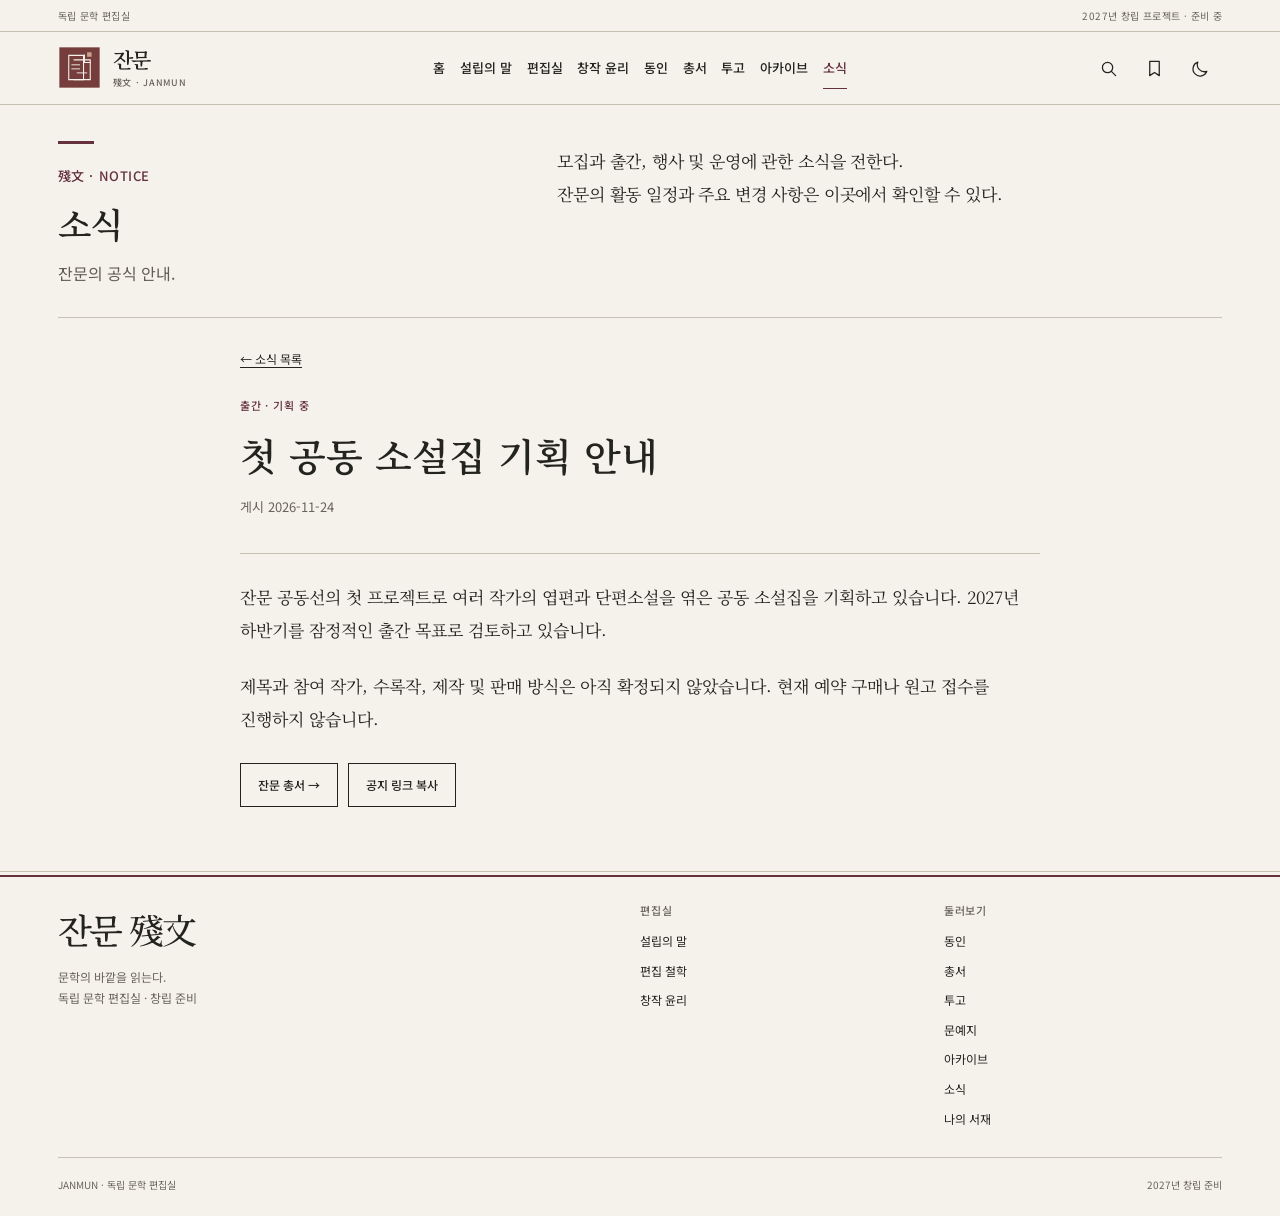
<file: news/first-anthology/index.html>
<!doctype html>
<html lang="ko" data-theme="light" data-site-root="../../" data-start-route="news/first-anthology">
  <head>
    <meta charset="utf-8">
    <meta name="viewport" content="width=device-width,initial-scale=1,viewport-fit=cover">
    <meta name="theme-color" content="#f5f2eb">
    <link rel="icon" type="image/svg+xml" href="../../assets/janmun-mark.svg">
    <link rel="stylesheet" href="../../css/style.css?v=1.0.1">
    <script src="../../js/news-data.js?v=0.9.9" defer></script>
    <script src="../../js/main.js?v=1.1.0" defer></script>
    <!-- JANMUN SEO BEGIN -->
    <title>첫 공동 소설집 기획 안내 | 잔문 殘文</title>
    <meta name="description" content="잔문 공동선의 첫 프로젝트로 여러 작가의 엽편과 단편소설을 엮은 공동 소설집을 기획하고 있습니다. 2027년 하반기를 잠정적인 출간 목표로 검토하고 있습니다.">
    <link rel="canonical" href="https://dffxonnb-cyber.github.io/JANMUN/news/first-anthology/">
    <meta name="robots" content="index, follow">
    <meta property="og:type" content="article">
    <meta property="og:site_name" content="잔문 殘文">
    <meta property="og:locale" content="ko_KR">
    <meta property="og:title" content="첫 공동 소설집 기획 안내 | 잔문 殘文">
    <meta property="og:description" content="잔문 공동선의 첫 프로젝트로 여러 작가의 엽편과 단편소설을 엮은 공동 소설집을 기획하고 있습니다. 2027년 하반기를 잠정적인 출간 목표로 검토하고 있습니다.">
    <meta property="og:url" content="https://dffxonnb-cyber.github.io/JANMUN/news/first-anthology/">
    <meta property="og:image" content="https://dffxonnb-cyber.github.io/JANMUN/assets/share.png">
    <meta property="og:image:width" content="1200">
    <meta property="og:image:height" content="630">
    <meta property="og:image:alt" content="잔문 편집실 로고">
    <meta name="twitter:card" content="summary_large_image">
    <meta name="twitter:title" content="첫 공동 소설집 기획 안내 | 잔문 殘文">
    <meta name="twitter:description" content="잔문 공동선의 첫 프로젝트로 여러 작가의 엽편과 단편소설을 엮은 공동 소설집을 기획하고 있습니다. 2027년 하반기를 잠정적인 출간 목표로 검토하고 있습니다.">
    <meta name="twitter:image" content="https://dffxonnb-cyber.github.io/JANMUN/assets/share.png">
    <meta property="article:published_time" content="2026-11-24">
    <script type="application/ld+json">{"@context":"https://schema.org","@type":"WebPage","name":"첫 공동 소설집 기획 안내 | 잔문 殘文","description":"잔문 공동선의 첫 프로젝트로 여러 작가의 엽편과 단편소설을 엮은 공동 소설집을 기획하고 있습니다. 2027년 하반기를 잠정적인 출간 목표로 검토하고 있습니다.","url":"https://dffxonnb-cyber.github.io/JANMUN/news/first-anthology/","inLanguage":"ko","isPartOf":{"@id":"https://dffxonnb-cyber.github.io/JANMUN/#website"}}</script>
    <!-- JANMUN SEO END -->
  </head>
  <body>
    <a class="skip" href="#main">본문 바로가기</a>
    <div class="progress" aria-hidden="true">
    </div>
    <div class="utility">
      <div class="shell">
        <span>독립 문학 편집실</span><span>2027년 창립 프로젝트 · 준비 중</span>
      </div>
    </div>
    <header class="mast">
      <div class="shell mast-in">
        <a class="brand" href="../../" data-route-link="home" aria-label="잔문 홈"><img class="brand-mark" src="../../assets/janmun-mark.svg" alt="" width="43" height="43"><span class="brand-text">잔문<small>殘文 · JANMUN</small></span></a>
        <nav class="nav" id="navigation" aria-label="주 메뉴">
          <a href="../../" data-route-link="home">홈</a>
          <a href="../../about/" data-route-link="about">설립의 말</a>
          <a href="../../editorial/" data-route-link="editorial">편집실</a>
          <a href="../../ethics/" data-route-link="ethics">창작 윤리</a>
          <a href="../../members/" data-route-link="members">동인</a>
          <a href="../../books/" data-route-link="books">총서</a>
          <a href="../../submission/" data-route-link="submission">투고</a>
          <a href="../../archive/" data-route-link="archive">아카이브</a>
          <a href="../../news/" data-route-link="news">소식</a>
        </nav>
        <div class="tools">
          <button class="iconbtn" id="search-open" aria-label="글 검색" title="글 검색"><svg viewBox="0 0 24 24"><circle cx="10.8" cy="10.8" r="6.5"/><path d="m16 16 5 5"/></svg></button>
          <a class="iconbtn" href="../../saved/" data-route-link="saved" aria-label="나의 서재" title="나의 서재"><svg viewBox="0 0 24 24"><path d="M6 3h12v18l-6-4-6 4z"/></svg></a>
          <button class="iconbtn" id="theme" aria-label="화면 테마 전환" aria-pressed="false" title="어두운 화면"><svg viewBox="0 0 24 24"><path d="M20 15.5A9 9 0 0 1 8.5 4 9 9 0 1 0 20 15.5Z"/></svg></button>
          <button class="iconbtn mobile" id="mobile" aria-label="메뉴 열기" aria-controls="navigation" aria-expanded="false"><svg viewBox="0 0 24 24"><path d="M3 6h18M3 12h18M3 18h18"/></svg></button>
        </div>
      </div>
    </header>
    <main id="main" tabindex="-1">
      <!-- Home: editorial masthead, lead essay and contents -->
      <template data-janmun-view="home">
      <section class="view shell" id="page-home" hidden>
        <div class="edition-line">
          <span>독립 문학 편집실</span>
          <span class="edition-center">문학의 바깥을 읽는다.</span>
          <span>창립 준비 · 2027</span>
        </div>
        <div class="front-masthead">
          <h1 class="front-title">잔문<span>殘文</span></h1>
          <div class="front-imprint">
            <span>JANMUN</span>
            <span>아직 독자를 만나지 못한 글들에 관하여.</span>
          </div>
        </div>

        <section class="front-feature" aria-labelledby="lead-title">
          <figure class="front-art">
            <div class="founding-plate" role="group" aria-label="잔문의 창립 표제">
              <div class="founding-plate-header">
                <span>殘文</span><span>창립 문서 01</span>
              </div>
              <div class="founding-plate-body">
                <div class="founding-characters" aria-label="미독">
                  <span aria-hidden="true">未</span><span aria-hidden="true">讀</span>
                </div>
                <p class="founding-note"><span>아직</span><span>읽히지</span><span>않은 글.</span></p>
              </div>
              <div class="founding-plate-footer">
                <p>그렇게 만든 책이 누군가의 책장에 오래 남아 있기를 바란다.</p>
                <span class="founding-seal" aria-hidden="true">殘</span>
              </div>
            </div>
            <figcaption><span>미독 未讀</span><span>잔문 편집 그래픽 01</span></figcaption>
          </figure>
          <div class="front-copy">
            <div class="front-kicker"><span>창립 문서</span><span>01 / 04</span></div>
            <h2 id="lead-title">많은 책을 만드는 것보다 한 권의 책을 제대로 만드는 일에 마음을 둔다.</h2>
            <p>잔문은 소설을 읽고, 다듬고, 책으로 만드는 작은 문학 편집실이다.</p>
            <div class="front-actions">
              <a class="primary" href="../../about/" data-route-link="about">설립의 말 읽기 <span aria-hidden="true">↗</span></a>
              <a class="textlink" href="../../archive/?category=journal" data-route-link="journal">문예지 둘러보기 →</a>
            </div>
          </div>
        </section>

        <div class="home-notice"><span class="eyebrow">편집실 소식</span><a href="../../news/founding/" data-route-link="news/founding">잔문은 창립을 준비하고 있다. <span aria-hidden="true">→</span></a></div>
        <div class="resume" id="resume" hidden>
          <div><span class="eyebrow">마지막으로 읽은 글</span><a id="resume-link" href="../../archive/" data-route-link="archive"></a></div>
          <button id="resume-clear" type="button">기록 지우기</button>
        </div>

        <div class="front-index">
          <section class="front-contents" aria-labelledby="contents-title">
            <div class="section-top">
              <div><span class="eyebrow">창립 문서 01—04</span><h2 id="contents-title">잔문의 목차</h2></div>
              <a class="textlink" href="../../archive/" data-route-link="archive">전체 보기 ↗</a>
            </div>
            <div class="entry-grid">
              <a class="entry" href="../../about/" data-route-link="about"><span class="entry-no">01</span><h3>설립의 말</h3><p>문학의 바깥을 읽는 이유<span class="entry-detail" data-entry-meta="about"></span></p><span class="entry-arrow" aria-hidden="true">↗</span></a>
              <a class="entry" href="../../editorial/" data-route-link="editorial"><span class="entry-no">02</span><h3>편집 철학</h3><p>무엇을 남길 것인가.<span class="entry-detail" data-entry-meta="editorial"></span></p><span class="entry-arrow" aria-hidden="true">↗</span></a>
              <a class="entry" href="../../ethics/" data-route-link="ethics"><span class="entry-no">03</span><h3>창작 윤리</h3><p>완벽함이 아니라 정직함.<span class="entry-detail" data-entry-meta="ethics"></span></p><span class="entry-arrow" aria-hidden="true">↗</span></a>
              <a class="entry" href="../../members/" data-route-link="members"><span class="entry-no">04</span><h3>잔문 동인</h3><p>서로의 가장 이른 독자이자, 가장 오래 남는 독자로.<span class="entry-detail" data-entry-meta="members"></span></p><span class="entry-arrow" aria-hidden="true">↗</span></a>
            </div>
          </section>
          <aside class="front-margin">
            <span class="eyebrow">문장 하나</span>
            <blockquote id="front-quote">무엇을 남길 것인가.</blockquote>
            <a id="front-quote-source" href="../../editorial/" data-route-link="editorial">편집 철학</a>
            <button class="quiet-button" type="button" id="next-quote">다른 문장 <span aria-hidden="true">↻</span></button>
          </aside>
        </div>

        <section class="front-projects" aria-labelledby="project-title">
          <div class="section-top">
            <div><span class="eyebrow">2027년 창립 프로젝트</span><h2 id="project-title">만들어 가는 것들</h2></div>
          </div>
          <div class="project-grid">
            <a class="project" href="../../archive/?category=journal" data-route-link="journal"><span class="eyebrow">01 · 문예지</span><h3>아직 읽히지 않은 글.</h3><p>단편과 엽편, 창작의 기록을 발표할 공간.</p><span class="project-link">문예지 ↗</span></a>
            <a class="project" href="../../members/" data-route-link="members"><span class="eyebrow">02 · 동인</span><h3>서로의 첫 독자로.</h3><p>정기 모집으로 함께하는 소규모 온라인 문학 공동체.</p><span class="project-link">동인 소개 ↗</span></a>
            <a class="project" href="../../books/" data-route-link="books"><span class="eyebrow">03 · 총서</span><h3>한 권씩, 오래 남을 문학을.</h3><p>첫 공동 소설집을 준비하고 있다.</p><span class="project-link">총서 보기 ↗</span></a>
          </div>
        </section>
        <div class="front-invitation"><div><span class="eyebrow">창작자에게</span><h2>당신의 글을 기다리는 곳.</h2><p>현재 원고 접수와 동인 모집을 준비하고 있다.</p></div><a href="../../submission/" data-route-link="submission" class="outline">투고 안내 읽기 ↗</a></div>
      </section>
      </template>
      <template data-janmun-view="about">
      <section class="view shell reading" id="page-about" hidden>
        <div class="crumb">
          <a href="../../" data-route-link="home">잔문</a> / <a href="../../archive/" data-route-link="archive">아카이브</a> / 설립의 말
        </div>
        <div class="reader-grid">
          <article class="editorial-spread">
            <header class="article-head editorial-heading">
              <p class="eyebrow">잔문 · 창립 문서 01</p>
              <h1>설립의 말</h1>
              <p>문학의 바깥을 읽는 이유</p>
              <div class="reading-meta">
                <span data-reading-time="about"></span><span data-reading-status="about"></span>
              </div>
            </header>
            <div class="prose editorial-copy">
              <p>잔문은 소설을 읽고, 다듬고, 책으로 만드는 작은 문학 편집실이다.</p>
              <p>우리는 작가가 어떤 이력을 가졌는지보다 어떤 글을 쓰는지에 관심이 있다. 인공지능을 활용한 글도, 혼자 힘으로 완성한 글도 그 자체로 읽고자 한다. 창작의 방식은 저마다 다를 수 있지만, 자신의 글을 대하는 태도만큼은 중요하게 생각한다.</p>
              <p>완성된 원고뿐 아니라 아직 고쳐 쓸 여지가 있는 글에도 관심을 기울인다. 작가가 쓰고 싶었던 이야기를 함께 고민하고, 그 사람의 문장을 잃지 않는 방향으로 작품을 다듬고 싶다.</p>
              <p>많은 책을 만드는 것보다 한 권의 책을 제대로 만드는 일에 마음을 둔다.</p>
              <p>그렇게 만든 책이 누군가의 책장에 오래 남아 있기를 바란다.</p>
              <p><strong>문학의 바깥을 읽는다.</strong></p>
              <p>잔문 殘文</p>
            </div>
            <div class="annotation-area">
              <div class="annotation-head"><h2>읽고 남기기</h2><span class="muted">나만의 비공개 기록</span></div>
              <p class="muted">본문의 문장을 선택하거나 아래 버튼으로 문단을 골라 저장하세요.</p>
              <div class="actions"><button class="outline" type="button" data-collect="about">문장 수집</button><button class="outline" type="button" data-note-open="about">독서 메모 쓰기</button><a class="textlink" href="../../saved/" data-route-link="saved">나의 서재 ↗</a></div>
              <div class="note-editor" data-note-editor="about" hidden><label>이 글에 대한 메모<textarea rows="4" maxlength="3000" data-note-text="about" placeholder="읽으며 남은 생각을 적어 보세요."></textarea></label><div class="actions"><button class="primary" type="button" data-note-save="about">메모 저장</button><button class="outline" type="button" data-note-close="about">닫기</button></div></div>
            </div>
            <div class="reader-end-controls">
              <button class="outline" type="button" data-read="about" aria-pressed="false">읽음 표시</button><button class="outline" type="button" data-print>인쇄 / PDF 저장</button>
            </div>
            <div class="next-reading">
              <a href="../../" data-route-link="home"><small>← 처음으로</small>잔문</a><a href="../../editorial/" data-route-link="editorial"><small>다음 글 →</small>편집 철학</a>
            </div>
            <div class="article-end">
              <span>殘</span><a href="../../archive/" data-route-link="archive">모든 글 보기 ↗</a>
            </div>
          </article>
        </div>
      </section>
      </template>
      <template data-janmun-view="editorial">
      <section class="view shell reading" id="page-editorial" hidden>
        <div class="crumb">
          <a href="../../" data-route-link="home">잔문</a> / <a href="../../archive/" data-route-link="archive">아카이브</a> / 편집 철학
        </div>
        <div class="reader-grid">
          <article class="editorial-spread">
            <header class="article-head editorial-heading">
              <p class="eyebrow">잔문 · 창립 문서 02</p>
              <h1>편집 철학</h1>
              <p>무엇을 남길 것인가.</p>
              <div class="reading-meta">
                <span data-reading-time="editorial"></span><span data-reading-status="editorial"></span>
              </div>
            </header>
            <div class="prose editorial-copy">
              <p>잔문은 익숙한 것을 낯설게 바라보는 소설에 관심이 있다.</p>
              <p>특별한 사건이 있어야 좋은 이야기가 되는 것은 아니다. 오래 함께 살아온 사람을 문득 이해할 수 없게 되는 순간이나, 무심코 지나친 일에서 이전과 다른 의미를 발견하는 일도 충분히 소설이 될 수 있다.</p>
              <p>우리는 작품이 다루는 소재보다 그것을 바라보는 작가의 시선을 중요하게 생각한다.</p>
              <p>원고를 살필 때에는 문장의 정확성, 인물의 개연성, 이야기의 구조를 함께 검토한다. 다만 모든 문장이 매끄러워야 한다고 생각하지는 않는다. 작품의 결함과 작가의 개성을 구분하는 것 역시 편집의 몫이기 때문이다.</p>
              <p>고쳐야 할 문장과 고치지 말아야 할 문장 사이에서 충분히 고민한다.</p>
              <p>잔문이라는 이름에는 그러한 뜻도 담겨 있다.</p>
              <p>무엇을 남길 것인가.</p>
              <p>우리가 원고를 읽으며 가장 오래 생각하는 질문이다.</p>
            </div>
            <div class="annotation-area">
              <div class="annotation-head"><h2>읽고 남기기</h2><span class="muted">나만의 비공개 기록</span></div>
              <p class="muted">본문의 문장을 선택하거나 아래 버튼으로 문단을 골라 저장하세요.</p>
              <div class="actions"><button class="outline" type="button" data-collect="editorial">문장 수집</button><button class="outline" type="button" data-note-open="editorial">독서 메모 쓰기</button><a class="textlink" href="../../saved/" data-route-link="saved">나의 서재 ↗</a></div>
              <div class="note-editor" data-note-editor="editorial" hidden><label>이 글에 대한 메모<textarea rows="4" maxlength="3000" data-note-text="editorial" placeholder="읽으며 남은 생각을 적어 보세요."></textarea></label><div class="actions"><button class="primary" type="button" data-note-save="editorial">메모 저장</button><button class="outline" type="button" data-note-close="editorial">닫기</button></div></div>
            </div>
            <div class="reader-end-controls">
              <button class="outline" type="button" data-read="editorial" aria-pressed="false">읽음 표시</button><button class="outline" type="button" data-print>인쇄 / PDF 저장</button>
            </div>
            <div class="next-reading">
              <a href="../../about/" data-route-link="about"><small>← 이전 글</small>설립의 말</a><a href="../../ethics/" data-route-link="ethics"><small>다음 글 →</small>창작 윤리</a>
            </div>
            <div class="article-end">
              <span>殘</span><a href="../../archive/" data-route-link="archive">모든 글 보기 ↗</a>
            </div>
          </article>
        </div>
      </section>
      </template>
      <template data-janmun-view="ethics">
      <section class="view shell reading" id="page-ethics" hidden>
        <div class="crumb">
          <a href="../../" data-route-link="home">잔문</a> / <a href="../../archive/" data-route-link="archive">아카이브</a> / 창작 윤리
        </div>
        <div class="reader-grid">
          <article class="editorial-spread">
            <header class="article-head editorial-heading">
              <p class="eyebrow">잔문 · 창립 문서 03</p>
              <h1>창작 윤리</h1>
              <p>완벽함이 아니라 정직함.</p>
              <div class="reading-meta">
                <span data-reading-time="ethics"></span><span data-reading-status="ethics"></span>
              </div>
            </header>
            <div class="prose editorial-copy">
              <p>창작의 방식은 저마다 다르지만, 작품에 대한 책임까지 달라지는 것은 아니다.</p>
              <p>잔문은 인공지능의 활용을 창작의 결격 사유로 삼지 않는다. 다만 사용한 도구와 그 개입 범위를 사실대로 밝히고, 타인의 저작물과 권리를 존중하는 것을 기본으로 삼는다.</p>
              <p>우리는 모든 문장을 직접 작성했다는 사실만으로 창작의 주체성이 증명된다고 생각하지 않는다. 무엇을 받아들이고 무엇을 거절했는지, 어떤 판단을 거쳐 작품을 완성했는지 역시 창작의 일부다.</p>
              <p>그러나 도구의 도움을 받았다는 사실이 작품의 결함이나 윤리적 문제에 대한 면책 사유가 될 수는 없다. 최종 원고에 대한 판단과 책임은 창작자에게 있다.</p>
              <p>창작의 과정을 숨기지 않는다.<br>타인의 것을 자신의 것으로 내놓지 않는다.<br>자신이 완성한 작품에 책임을 진다.</p>
              <p>잔문이 창작자에게 바라는 것은 완벽함이 아니라 정직함이다.</p>
            </div>
            <div class="annotation-area">
              <div class="annotation-head"><h2>읽고 남기기</h2><span class="muted">나만의 비공개 기록</span></div>
              <p class="muted">본문의 문장을 선택하거나 아래 버튼으로 문단을 골라 저장하세요.</p>
              <div class="actions"><button class="outline" type="button" data-collect="ethics">문장 수집</button><button class="outline" type="button" data-note-open="ethics">독서 메모 쓰기</button><a class="textlink" href="../../saved/" data-route-link="saved">나의 서재 ↗</a></div>
              <div class="note-editor" data-note-editor="ethics" hidden><label>이 글에 대한 메모<textarea rows="4" maxlength="3000" data-note-text="ethics" placeholder="읽으며 남은 생각을 적어 보세요."></textarea></label><div class="actions"><button class="primary" type="button" data-note-save="ethics">메모 저장</button><button class="outline" type="button" data-note-close="ethics">닫기</button></div></div>
            </div>
            <div class="reader-end-controls">
              <button class="outline" type="button" data-read="ethics" aria-pressed="false">읽음 표시</button><button class="outline" type="button" data-print>인쇄 / PDF 저장</button>
            </div>
            <div class="next-reading">
              <a href="../../editorial/" data-route-link="editorial"><small>← 이전 글</small>편집 철학</a><a href="../../members/" data-route-link="members"><small>다음 글 →</small>잔문 동인</a>
            </div>
            <div class="article-end">
              <span>殘</span><a href="../../archive/" data-route-link="archive">모든 글 보기 ↗</a>
            </div>
          </article>
        </div>
      </section>
      </template>
      <template data-janmun-view="members">
      <section class="view shell reading" id="page-members" hidden>
        <div class="crumb">
          <a href="../../" data-route-link="home">잔문</a> / <a href="../../archive/" data-route-link="archive">아카이브</a> / 잔문 동인
        </div>
        <div class="reader-grid">
          <article class="editorial-spread">
            <header class="article-head editorial-heading">
              <p class="eyebrow">잔문 · 창립 문서 04</p>
              <h1>잔문 동인</h1>
              <p>서로의 가장 이른 독자이자, 가장 오래 남는 독자로.</p>
              <div class="reading-meta">
                <span data-reading-time="members"></span><span data-reading-status="members"></span>
              </div>
            </header>
            <div class="prose editorial-copy">
              <p>잔문 동인은 각자의 작품을 쓰고 서로의 문학을 읽는 창작 공동체다.</p>
              <p>정기 모집을 통해 소규모로 구성하며, 온라인을 중심으로 활동한다. 서로의 원고에 충분한 시간을 들이고 지속적인 대화를 나눌 수 있는 규모를 지향한다.</p>
              <p>주요 활동은 원고 합평과 작품 연구, 문학에 관한 토론이다. 완성된 작품은 물론 아직 방향을 찾지 못한 원고도 함께 살핀다. 그 과정에서 발전한 작품을 문예지와 공동 소설집으로 선보이고자 한다.</p>
              <p>서로의 문학적 취향이 같을 필요는 없다. 같은 작품을 읽고 다른 이야기를 나눌 수 있다는 것 역시 함께 읽는 이유 중 하나다.</p>
              <p>합평에서는 막연한 칭찬보다 구체적인 감상을 나눈다. 타인의 문장을 자신의 취향에 맞추기보다 그 문장이 가진 가능성을 살핀다.</p>
              <p>등단이나 출간 경력은 참여의 조건이 아니다. 꾸준히 쓰고 읽으며, 자신의 작품만큼 타인의 작품에도 시간을 내어 줄 수 있는 사람과 함께하고 싶다.</p>
              <p>서로의 가장 이른 독자이자, 가장 오래 남는 독자로.</p>
              <p>잔문 殘文</p>
            </div>
            <div class="annotation-area">
              <div class="annotation-head"><h2>읽고 남기기</h2><span class="muted">나만의 비공개 기록</span></div>
              <p class="muted">본문의 문장을 선택하거나 아래 버튼으로 문단을 골라 저장하세요.</p>
              <div class="actions"><button class="outline" type="button" data-collect="members">문장 수집</button><button class="outline" type="button" data-note-open="members">독서 메모 쓰기</button><a class="textlink" href="../../saved/" data-route-link="saved">나의 서재 ↗</a></div>
              <div class="note-editor" data-note-editor="members" hidden><label>이 글에 대한 메모<textarea rows="4" maxlength="3000" data-note-text="members" placeholder="읽으며 남은 생각을 적어 보세요."></textarea></label><div class="actions"><button class="primary" type="button" data-note-save="members">메모 저장</button><button class="outline" type="button" data-note-close="members">닫기</button></div></div>
            </div>
            <div class="reader-end-controls">
              <button class="outline" type="button" data-read="members" aria-pressed="false">읽음 표시</button><button class="outline" type="button" data-print>인쇄 / PDF 저장</button>
            </div>
            <div class="next-reading">
              <a href="../../ethics/" data-route-link="ethics"><small>← 이전 글</small>창작 윤리</a><a href="../../books/" data-route-link="books"><small>다음으로 →</small>잔문 총서</a>
            </div>
            <div class="article-end">
              <span>殘</span><a href="../../archive/" data-route-link="archive">모든 글 보기 ↗</a>
            </div>
          </article>
        </div>
      </section>
      </template>
      <template data-janmun-view="archive">
      <section class="view shell" id="page-archive" hidden>
        <div class="archive-intro editorial-spread">
          <header class="archive-heading editorial-heading">
            <span class="archive-rule" aria-hidden="true"></span>
            <span class="eyebrow">殘文 · 文學記錄</span>
            <h1>아카이브</h1>
            <p>문학이 만들어지고 남겨진 자리.</p>
          </header>
          <div class="archive-intro-copy editorial-copy">
            <p>잔문의 창립 문서부터 작가의 작품, 편집 과정과 문학에 관한 대화까지. 한 편의 글이 완성되기까지의 시간과 그 이후에 남겨진 기록을 모은다.</p>
            <p>잔문이 지나온 시간은 이곳에 쌓인다.</p>
          </div>
        </div>
        <div class="page-body archive-body">
          <div class="archive-controls">
            <div class="archive-categories" role="group" aria-label="기록 분류">
              <button type="button" data-archive-category="all" aria-pressed="true">전체<span data-archive-category-count="all"></span></button>
              <button type="button" data-archive-category="founding" aria-pressed="false">창립 문서<span data-archive-category-count="founding"></span></button>
              <button type="button" data-archive-category="journal" aria-pressed="false">문예지<span data-archive-category-count="journal"></span></button>
              <button type="button" data-archive-category="author" aria-pressed="false">작가 기록<span data-archive-category-count="author"></span></button>
              <button type="button" data-archive-category="editing" aria-pressed="false">편집 기록<span data-archive-category-count="editing"></span></button>
              <button type="button" data-archive-category="criticism" aria-pressed="false">문학 비평<span data-archive-category-count="criticism"></span></button>
              <button type="button" data-archive-category="publication" aria-pressed="false">출간 기록<span data-archive-category-count="publication"></span></button>
              <button type="button" data-archive-category="community" aria-pressed="false">공동체 기록<span data-archive-category-count="community"></span></button>
            </div>
            <div class="searchbar archive-search">
              <input type="search" id="archive-query" placeholder="제목·본문·작가 검색" aria-label="아카이브 검색">
              <select id="archive-filter" aria-label="독서 상태"><option value="all">모든 글</option><option value="saved">저장한 글만</option><option value="unread">읽지 않은 글</option><option value="read">읽은 글</option></select>
              <select id="archive-author" aria-label="작가"><option value="all">모든 작가</option></select>
              <select id="archive-year" aria-label="등록 연도"><option value="all">모든 등록 연도</option></select>
              <select id="archive-sort" aria-label="기록 정렬"><option value="number">기록 번호순</option><option value="newest">최근 등록순</option><option value="oldest">오래된 등록순</option></select>
            </div>
          </div>
          <div class="archive-results-head"><div class="archive-count" id="archive-count" aria-live="polite"></div><a class="textlink" href="../../saved/" data-route-link="saved">나의 서재 ↗</a></div>
          <div id="archive-list" class="archive-list"><!-- STATIC archive-list BEGIN --><div class="archive-row"><span class="eyebrow">01</span><a href="../../about/" data-route-link="about"><span class="archive-record-meta">창립 문서 · 잔문 · 등록 2026-11-24</span><h3>설립의 말</h3><p>문학의 바깥을 읽는 이유</p></a></div><div class="archive-row"><span class="eyebrow">02</span><a href="../../editorial/" data-route-link="editorial"><span class="archive-record-meta">창립 문서 · 잔문 · 등록 2026-11-24</span><h3>편집 철학</h3><p>무엇을 남길 것인가.</p></a></div><div class="archive-row"><span class="eyebrow">03</span><a href="../../ethics/" data-route-link="ethics"><span class="archive-record-meta">창립 문서 · 잔문 · 등록 2026-11-24</span><h3>창작 윤리</h3><p>완벽함이 아니라 정직함.</p></a></div><div class="archive-row"><span class="eyebrow">04</span><a href="../../members/" data-route-link="members"><span class="archive-record-meta">창립 문서 · 잔문 · 등록 2026-11-24</span><h3>잔문 동인</h3><p>서로의 가장 이른 독자이자, 가장 오래 남는 독자로.</p></a></div><!-- STATIC archive-list END --></div>
          <div class="archive-empty-actions" id="archive-empty-actions" hidden><a class="outline" href="../../submission/" data-route-link="submission">투고 안내 →</a></div>
          <p class="archive-footnote">기록의 등록일은 아카이브에 수록한 날짜이며, 최초 집필일이나 발표일과 다를 수 있다. 작가의 미공개 원고와 합평·편집 기록은 동의를 얻은 경우에만 공개한다.</p>
        </div>
      </section>
      </template>
      <template data-janmun-view="saved">
      <section class="view shell" id="page-saved" hidden>
        <div class="editorial-spread library-intro">
          <header class="editorial-heading">
            <span class="editorial-rule" aria-hidden="true"></span>
            <span class="eyebrow">나의 독서 기록</span>
            <h1>나의 서재</h1>
          </header>
          <div class="editorial-copy"><p>읽고, 남기고, 다시 펼쳐 보는 곳. 기록은 이 브라우저에만 저장됩니다.</p></div>
        </div>
        <div class="page-body">
          <div class="library-summary" aria-label="서재 현황">
            <div><strong id="save-count">0</strong><span>저장한 글</span></div>
            <div><strong id="finished-count">0</strong><span>읽은 글</span></div>
            <div><strong id="quote-count">0</strong><span>수집한 문장</span></div>
            <div><strong id="note-count">0</strong><span>독서 메모</span></div>
          </div>
          <div class="library-tabs" role="group" aria-label="서재 분류">
            <button type="button" data-library-tab="saved" aria-pressed="true">보관함</button>
            <button type="button" data-library-tab="quotes" aria-pressed="false">문장 수집</button>
            <button type="button" data-library-tab="notes" aria-pressed="false">독서 메모</button>
            <button type="button" data-library-tab="history" aria-pressed="false">읽은 기록</button>
          </div>
          <div id="library-saved" class="library-panel"><div class="archive-list" id="saved-list"></div><p><a class="outline" href="../../archive/" data-route-link="archive">다른 글 찾기 →</a></p></div>
          <div id="library-quotes" class="library-panel" hidden><div id="quote-list" class="archive-list"></div></div>
          <div id="library-notes" class="library-panel" hidden><div id="note-list" class="archive-list"></div></div>
          <div id="library-history" class="library-panel" hidden><div id="history-list" class="archive-list"></div></div>
          <div class="library-export"><p class="muted">기기를 바꾸거나 브라우저 데이터를 삭제하기 전에 기록을 파일로 보관하세요.</p><button type="button" class="outline" id="library-export">서재 기록 내려받기 ↓</button></div>
        </div>
      </section>
      </template>
      <template data-janmun-view="books">
      <section class="view shell" id="page-books" hidden>
        <div class="series-intro editorial-spread">
          <header class="series-heading editorial-heading">
            <span class="series-rule" aria-hidden="true"></span>
            <span class="eyebrow">출간 준비</span>
            <h1>잔문 총서</h1>
            <p>한 권씩, 오래 남을 문학을.</p>
          </header>
          <div class="prose series-copy editorial-copy">
            <p>잔문 총서는 서로 다른 작가의 문학을 한 권씩 엮어 가는 출간 프로젝트다.</p>
            <p>단편소설집과 공동 소설집을 중심으로 시작하되, 작품에 따라 책의 형태와 구성을 달리하고자 한다. 한 권의 책이 가진 고유한 성격을 존중하며, 정해진 형식에 작품을 맞추지 않는다.</p>
            <p>원고의 선정부터 편집, 표지와 지면의 구성까지 작품을 읽는 경험의 일부라고 생각한다. 내용과 형식이 서로 어긋나지 않는 책을 만들고 싶다.</p>
            <p>출간의 수나 속도에 얽매이지 않는다. 각자의 작품에 필요한 시간을 들이고, 충분한 편집을 거쳐 독자에게 건넨다.</p>
            <p>잔문의 책이 책장에 꽂힌 뒤에도 몇 번쯤 다시 펼쳐지는 책이기를 바란다.</p>
            <p>한 권씩, 오래 남을 문학을.</p>
            <p>잔문 殘文</p>
          </div>
        </div>
        <div class="section-top"><h2>첫 출간 프로젝트</h2><span class="muted">기획 단계</span></div>
        <div class="page-body book-layout">
          <div class="book-cover" aria-label="첫 공동 소설집 표지 콘셉트, 제목 미정">
            <span>殘文 · 공동선 001 / 기획 시안</span><strong>잔문 공동선</strong><span>첫 번째 소설집 · 제목 미정</span>
          </div>
          <div class="book-info">
            <span class="status">출간 기획 중</span>
            <h2>첫 번째 공동 소설집</h2>
            <p>서로 다른 작가의 엽편과 단편을 한 권으로 엮는 첫 번째 프로젝트다. 작품의 완성도를 중심으로 원고를 선정하며, 제목과 수록작은 아직 확정되지 않았다.</p>
            <dl class="facts">
              <dt>출간 목표</dt><dd>2027년 하반기 (안)</dd>
              <dt>구성</dt><dd>엽편·단편소설</dd>
              <dt>출간 형태</dt><dd>종이책 중심 · 전자책 병행 계획</dd>
              <dt>작가</dt><dd>모집 전</dd>
              <dt>판매</dt><dd>미정 · 예약 접수 없음</dd>
            </dl>
            <a class="outline" href="../../members/" data-route-link="members">잔문 동인에 관하여 →</a>
          </div>
        </div>
        <div class="section-top"><h2>총서의 구성</h2><span class="muted">기획 분류</span></div>
        <div class="page-body">
          <p>공동선과 소설선을 중심으로 시작하고, 작품과 운영 여건에 따라 다른 시리즈를 확장할 계획이다.</p>
          <dl class="facts">
            <dt>잔문 소설선</dt><dd>개인 단편·중편 소설집</dd>
            <dt>잔문 공동선</dt><dd>여러 작가의 공동 소설집</dd>
            <dt>잔문 엽편선</dt><dd>짧은 소설을 엮은 작품집</dd>
            <dt>잔문 문고</dt><dd>작은 판형의 문학 시리즈</dd>
            <dt>잔문 특별판</dt><dd>작품의 특성에 따른 별도 기획</dd>
          </dl>
          <p class="muted">현재 출간된 도서는 없으며, 세부 출간 일정은 확정 후 소식에서 안내한다.</p>
          <a class="outline" href="../../news/" data-route-link="news">잔문 소식 →</a>
        </div>
      </section>
      </template>
      <template data-janmun-view="submission">
      <section class="view shell" id="page-submission" hidden>
        <div class="editorial-spread submission-intro">
          <header class="editorial-heading">
            <span class="editorial-rule" aria-hidden="true"></span>
            <span class="eyebrow">접수 준비</span>
            <h1>투고</h1>
            <p>창작의 방식을 숨기지 않고도 작품을 건넬 수 있는 곳.</p>
          </header>
          <div class="editorial-copy">
            <span class="status">현재 모집 및 원고 접수 준비 중</span>
            <p class="recruit-note">동인 및 작가 모집 일정, 원고 제출 방법, 세부 심사 기준은 확정 후 이 페이지에서 공개합니다.</p>
          </div>
        </div>
        <div class="submission-faq-layout">
          <div class="faq-nav">
            <span class="eyebrow">투고 안내 · Q&amp;A</span>
            <h2>투고에 관하여</h2>
            <p>투고 전에 궁금한 사항을 확인하세요. 세부 접수 기준은 모집 공고에서 확정합니다.</p>
            <div class="faq-filters" role="group" aria-label="질문 분류">
              <button type="button" data-faq-filter="all" aria-pressed="true">전체</button>
              <button type="button" data-faq-filter="eligibility" aria-pressed="false">투고 자격</button>
              <button type="button" data-faq-filter="ai" aria-pressed="false">AI 활용</button>
              <button type="button" data-faq-filter="review" aria-pressed="false">심사 및 편집</button>
              <button type="button" data-faq-filter="rights" aria-pressed="false">비용 및 권리</button>
              <button type="button" data-faq-filter="apply" aria-pressed="false">접수 안내</button>
            </div>
            <p><a class="textlink" href="../../ethics/" data-route-link="ethics">창작 윤리 전문 읽기 ↗</a></p>
          </div>
          <div class="faq" id="submission-faq">
            <section class="faq-group" data-faq-group="eligibility" aria-label="투고 자격">
              <h3>투고 자격</h3>
              <details>
                <summary>누구나 투고할 수 있나요?</summary>
                <div class="faq-answer"><p>등단 여부나 출간 경력에 관계없이 투고할 수 있습니다. 처음 소설을 쓰는 분부터 꾸준히 작품 활동을 이어 온 분까지, 창작자의 이력보다 제출한 작품 자체를 중심으로 검토합니다.</p><p>잔문 동인에 소속되어 있지 않아도 투고할 수 있습니다.</p></div>
              </details>
              <details>
                <summary>어떤 작품을 투고할 수 있나요?</summary>
                <div class="faq-answer"><p>엽편소설과 단편소설을 중심으로 원고를 검토할 예정입니다. 특정한 분위기나 주제를 잔문의 취향에 맞추어 작성할 필요는 없습니다.</p><p>중편 및 장편소설의 접수 여부, 분량과 제출 형식은 모집 공고에서 안내합니다.</p></div>
              </details>
              <details>
                <summary>아직 완성하지 못한 원고도 제출할 수 있나요?</summary>
                <div class="faq-answer"><p>정식 출간 투고는 완결된 원고를 원칙으로 준비하고 있습니다. 완결된 원고라도 수정과 발전 가능성을 함께 검토합니다.</p><p>집필 중인 작품에 대한 지속적인 합평을 원하신다면 잔문 동인 활동을 권장합니다.</p></div>
              </details>
              <details>
                <summary>이미 다른 플랫폼에 공개한 작품도 제출할 수 있나요?</summary>
                <div class="faq-answer"><p>개인 블로그나 브런치 등에서 공개한 작품도 기존 계약 및 권리 관계에 문제가 없다면 검토할 수 있는 방향으로 준비하고 있습니다.</p><p>이전에 공개하거나 출간한 이력은 투고 시 밝혀 주시기 바랍니다. 기발표작의 구체적인 접수 기준은 모집 공고에서 확정합니다.</p></div>
              </details>
            </section>
            <section class="faq-group" data-faq-group="ai" aria-label="AI 활용">
              <h3>AI 활용</h3>
              <details>
                <summary>인공지능을 활용한 작품도 투고할 수 있나요?</summary>
                <div class="faq-answer"><p>가능합니다. 소재 발굴, 자료 조사, 이야기의 구조 설계, 초고 작성, 문장 수정 등 창작 과정에서 인공지능을 활용한 작품도 검토 대상입니다.</p><p>다만 인공지능의 개입 과정과 범위를 사실대로 밝히고, 타인의 권리를 존중하며 최종 원고에 대한 책임을 져야 합니다. 활용 여부만으로 작품의 문학적 가치를 판단하지 않습니다.</p></div>
              </details>
              <details>
                <summary>인공지능 활용 내역은 어느 정도까지 공개해야 하나요?</summary>
                <div class="faq-answer"><p>사용한 도구, 활용 목적, 개입한 창작 단계, 최종 작품에 반영된 범위를 설명해 주시면 됩니다. 단순 교정인지 문장 생성이나 사건 구성에도 활용했는지 구분해 주시기 바랍니다.</p><p>정확한 활용 비율을 산출하기 어려운 경우 창작 과정에서 이루어진 판단과 수정 내용을 구체적으로 설명해 주시기 바랍니다. 세부 제출 양식은 모집 공고에서 안내합니다.</p></div>
              </details>
              <details>
                <summary>인공지능을 사용하지 않은 작품도 투고할 수 있나요?</summary>
                <div class="faq-answer"><p>물론입니다. 인공지능은 잔문의 창작자에게 요구되는 도구가 아닙니다. 어떠한 도구를 사용했는지보다 작품에 담긴 창작자의 시선과 문학적 완성도를 중요하게 생각합니다.</p></div>
              </details>
            </section>
            <section class="faq-group" data-faq-group="review" aria-label="심사 및 편집">
              <h3>심사 및 편집</h3>
              <details>
                <summary>원고는 어떤 기준으로 심사하나요?</summary>
                <div class="faq-answer"><p>작가의 이력이나 인지도보다 작품의 문학적 요소를 중심으로 검토합니다. 모두 완벽한 작품만을 찾는 것은 아니며, 작품마다 가진 강점과 발전 가능성을 종합적으로 살핍니다.</p><ul><li>작품의 독창성과 고유한 시선</li><li>문장의 완성도와 표현의 적절성</li><li>인물과 사건의 개연성</li><li>이야기의 구조와 완결성</li><li>작품의 정서적·사유적 깊이</li><li>편집을 통한 발전 가능성</li></ul></div>
              </details>
              <details>
                <summary>투고하면 어떤 과정을 거치게 되나요?</summary>
                <div class="faq-answer"><p>기본 제출 요건과 창작 윤리 준수 여부를 확인한 뒤 작품에 대한 편집 검토를 진행할 예정입니다. 추가 검토가 필요하면 창작 과정에 대한 질문이나 수정 제안을 드릴 수 있습니다.</p><p>최종 출간 여부는 작품 검토, 출간 여건 및 창작자와의 협의를 거쳐 결정합니다. 투고나 동인 참여 자체가 출간을 보장하지는 않습니다.</p></div>
              </details>
              <details>
                <summary>편집 과정에서 원고가 크게 변경될 수도 있나요?</summary>
                <div class="faq-answer"><p>문장, 인물, 사건 및 이야기의 구조에 관한 수정 의견을 제안할 수 있습니다. 다만 작가의 고유한 문체와 작품의 의도를 존중하며, 주요 수정 사항은 창작자와 협의하여 결정하는 것을 원칙으로 합니다.</p></div>
              </details>
            </section>
            <section class="faq-group" data-faq-group="rights" aria-label="비용 및 권리">
              <h3>비용 및 권리</h3>
              <details>
                <summary>투고하거나 출간할 때 비용이 발생하나요?</summary>
                <div class="faq-answer"><p>투고와 원고 심사는 무료로 진행합니다.</p><p>출간 계약이 성립된 작품의 편집 및 제작 비용은 잔문이 부담하며, 창작자에게 도서 구매를 출간의 조건으로 요구하지 않습니다.</p></div>
              </details>
              <details>
                <summary>출간 후 인세는 어떻게 지급되나요?</summary>
                <div class="faq-answer"><p>판매 실적에 따라 인세를 지급합니다. 구체적인 인세율과 산정 방식, 정산 주기는 출간 계약 체결 전에 안내하고 협의합니다.</p><p>공동 소설집의 경우 참여 작가 간 인세 배분 기준도 사전에 협의합니다. 인공지능 활용 여부에 따른 인세 차등은 두지 않습니다.</p></div>
              </details>
              <details>
                <summary>투고한 작품의 저작권은 어떻게 되나요?</summary>
                <div class="faq-answer"><p>원고를 투고하는 것만으로 저작권이나 출판권이 잔문에 이전되지 않습니다.</p><p>출간이 결정된 경우 출판에 필요한 이용 범위와 계약 기간 등의 조건을 별도로 협의합니다. 미출간 원고를 창작자의 동의 없이 공개하거나 출간하지 않습니다.</p></div>
              </details>
            </section>
            <section class="faq-group" data-faq-group="apply" aria-label="접수 안내">
              <h3>접수 안내</h3>
              <details>
                <summary>심사 결과는 언제 받을 수 있나요?</summary>
                <div class="faq-answer"><p>원고 검토 기간과 결과 안내 방식은 모집 공고에서 안내할 예정입니다. 선정 여부와 관계없이 결과를 안내하는 것을 운영 방향으로 삼되, 모든 원고에 개별적인 비평이나 합평을 제공하는 것은 아닙니다.</p></div>
              </details>
              <details>
                <summary>현재 원고를 제출할 수 있나요?</summary>
                <div class="faq-answer"><p>현재 잔문은 첫 원고 접수와 동인 모집을 준비하고 있습니다. 모집 일정과 접수 방법, 제출 서류 및 세부 심사 기준은 확정 후 홈페이지를 통해 공개합니다.</p><p>현재 제공되는 투고 준비 노트는 개인적인 원고 준비를 위한 기능이며, 작성 내용이 잔문에 전송되지는 않습니다.</p></div>
              </details>
            </section>
          </div>
        </div>
        <div class="section-top"><h2>심사 및 출간 절차</h2><span class="muted">운영 예정</span></div>
        <ol class="submission-steps">
          <li><span class="eyebrow">01</span><h3>원고 접수</h3><p>원고 및 창작 과정 확인</p></li>
          <li><span class="eyebrow">02</span><h3>기본 요건 검토</h3><p>제출 요건과 창작 윤리 확인</p></li>
          <li><span class="eyebrow">03</span><h3>작품 심사</h3><p>문학적 완성도와 가능성 검토</p></li>
          <li><span class="eyebrow">04</span><h3>편집 협의</h3><p>필요한 수정 방향 논의</p></li>
          <li><span class="eyebrow">05</span><h3>출간 결정 및 계약</h3><p>출간 여건·권리·인세 조건 합의</p></li>
          <li><span class="eyebrow">06</span><h3>제작 및 출간</h3><p>교정·교열·디자인·제작</p></li>
        </ol>
        <div class="section-top"><h2>투고 준비</h2><span class="muted">접수 기능 아님</span></div>
        <div class="page-body submission-grid submission-prep">
          <div class="submission-checklist">
              <h2>투고 전 확인할 사항</h2>
              <p class="muted">준비용 목록입니다. 아직 확정된 모집 요강은 아닙니다.</p>
              <label><input type="checkbox"> 원고 제목과 필명 정리</label>
              <label><input type="checkbox"> 작품 소개 작성</label>
              <label><input type="checkbox"> 창작 및 AI 활용 과정 정리</label>
              <label><input type="checkbox"> 인용 문장과 타인의 권리 확인</label>
              <label><input type="checkbox"> 최종 원고 파일 별도 보관</label>
            </div>
          <form class="draft" id="draft-form">
            <h2>투고 준비 노트</h2>
            <p class="muted">접수용이 아닌 개인 준비 양식입니다. 입력 내용은 서버로 전송되지 않습니다. 원고 전문이나 개인정보는 입력하지 마세요.</p>
            <label>필명<input name="name" placeholder="활동 필명" maxlength="80" required></label>
            <label>작품명<input name="title" maxlength="150" required></label>
            <label>분야<select name="genre"><option>단편소설</option><option>엽편소설</option><option>기타</option></select></label>
            <label>AI 활용 방식<textarea name="ai" maxlength="2000" placeholder="어떤 과정에서 어떻게 활용했는지, 또는 활용하지 않았음을 기록하세요."></textarea></label>
            <label>작품 소개<textarea name="intro" maxlength="2000" placeholder="작품에 관한 간단한 소개"></textarea></label>
            <div class="actions">
              <button class="primary" type="submit">초안 파일 내려받기 ↓</button><button class="outline" type="reset">초기화</button>
            </div>
          </form>
        </div>
      </section>
      </template>
      <section class="view shell" id="page-news">
        <div class="notice-intro editorial-spread">
          <header class="notice-heading editorial-heading"><span class="notice-rule" aria-hidden="true"></span><span class="eyebrow">殘文 · NOTICE</span><h1>소식</h1><p>잔문의 공식 안내.</p></header>
          <div class="notice-intro-copy editorial-copy"><p>모집과 출간, 행사 및 운영에 관한 소식을 전한다.<br>잔문의 활동 일정과 주요 변경 사항은 이곳에서 확인할 수 있다.</p></div>
        </div>
        <div class="page-body notice-board" id="news-board" hidden>
          <div class="notice-categories" role="group" aria-label="소식 분류"><button type="button" data-news-category="all" aria-pressed="true">전체</button><button type="button" data-news-category="notice" aria-pressed="false">공지</button><button type="button" data-news-category="members" aria-pressed="false">동인 모집</button><button type="button" data-news-category="submission" aria-pressed="false">원고 모집</button><button type="button" data-news-category="publication" aria-pressed="false">출간</button><button type="button" data-news-category="events" aria-pressed="false">행사</button><button type="button" data-news-category="operations" aria-pressed="false">운영</button></div>
          <div class="notice-search"><input id="news-query" type="search" placeholder="제목 또는 본문 검색" aria-label="소식 검색"><select id="news-status" aria-label="진행 상태"><option value="all">모든 상태</option><option>안내</option><option>준비 중</option><option>미접수</option><option>기획 중</option><option>모집 중</option><option>모집 마감</option><option>종료</option></select></div>
          <div id="news-pinned" class="notice-pinned"><!-- STATIC news-pinned BEGIN --><div class="notice-pin"><span class="eyebrow">중요 공지</span><a class="notice-pin-title" href="../../news/founding/" data-route-link="news/founding">잔문은 창립을 준비하고 있습니다.</a><p>잔문은 소설을 읽고, 다듬고, 책으로 만드는 작은 문학 편집실입니다. 현재 창립 문서와 운영 방향을 정리하고 첫 동인 활동 및 공동 소설집을 기획하고 있습니다.</p><span class="notice-date">2026-11-24</span></div><!-- STATIC news-pinned END --></div>
          <div class="notice-results"><span id="news-count" aria-live="polite"></span><span>최근 등록순</span></div>
          <div class="notice-table-head" aria-hidden="true"><span>분류</span><span>제목</span><span>상태</span><span>게시일</span></div>
          <div id="news-list" class="notice-list"><!-- STATIC news-list BEGIN --><div class="notice-row"><span class="notice-category">운영</span><a class="notice-row-title" href="../../news/website/" data-route-link="news/website">잔문 홈페이지 안내</a><span class="notice-state">안내</span><time class="notice-date" datetime="2026-11-24">2026-11-24</time></div><div class="notice-row"><span class="notice-category">동인 모집</span><a class="notice-row-title" href="../../news/members-preview/" data-route-link="news/members-preview">잔문 동인 모집 사전 안내</a><span class="notice-state">준비 중</span><time class="notice-date" datetime="2026-11-24">2026-11-24</time></div><div class="notice-row"><span class="notice-category">원고 모집</span><a class="notice-row-title" href="../../news/submission-preview/" data-route-link="news/submission-preview">원고 접수에 관한 사전 안내</a><span class="notice-state">미접수</span><time class="notice-date" datetime="2026-11-24">2026-11-24</time></div><div class="notice-row"><span class="notice-category">출간</span><a class="notice-row-title" href="../../news/first-anthology/" data-route-link="news/first-anthology">첫 공동 소설집 기획 안내</a><span class="notice-state">기획 중</span><time class="notice-date" datetime="2026-11-24">2026-11-24</time></div><!-- STATIC news-list END --></div>
          <div id="news-pagination" class="notice-pagination" aria-label="공지 목록 페이지"></div>
        </div>
        <article id="news-detail" class="page-body notice-detail"><a class="textlink" href="../../news/" data-route-link="news">← 소식 목록</a><header class="notice-detail-head"><span class="eyebrow">출간 · 기획 중</span><h2>첫 공동 소설집 기획 안내</h2><p class="notice-date">게시 2026-11-24</p></header><div class="notice-detail-copy"><p>잔문 공동선의 첫 프로젝트로 여러 작가의 엽편과 단편소설을 엮은 공동 소설집을 기획하고 있습니다. 2027년 하반기를 잠정적인 출간 목표로 검토하고 있습니다.</p><p>제목과 참여 작가, 수록작, 제작 및 판매 방식은 아직 확정되지 않았습니다. 현재 예약 구매나 원고 접수를 진행하지 않습니다.</p></div><div class="actions"><a class="outline" href="../../books/" data-route-link="books">잔문 총서 →</a></div></article>
      </section>
      
    </main>
    <footer class="footer">
      <div class="shell">
        <div class="footer-grid">
          <div>
            <a href="../../" data-route-link="home" class="footer-brand">잔문 殘文</a>
            <p>문학의 바깥을 읽는다.<br>독립 문학 편집실 · 창립 준비</p>
          </div>
          <div>
            <span class="eyebrow">편집실</span><a href="../../about/" data-route-link="about">설립의 말</a><a href="../../editorial/" data-route-link="editorial">편집 철학</a><a href="../../ethics/" data-route-link="ethics">창작 윤리</a>
          </div>
          <div>
            <span class="eyebrow">둘러보기</span><a href="../../members/" data-route-link="members">동인</a><a href="../../books/" data-route-link="books">총서</a><a href="../../submission/" data-route-link="submission">투고</a><a href="../../archive/?category=journal" data-route-link="journal">문예지</a><a href="../../archive/" data-route-link="archive">아카이브</a><a href="../../news/" data-route-link="news">소식</a><a href="../../saved/" data-route-link="saved">나의 서재</a>
          </div>
        </div>
        <div class="footline">
          <span>JANMUN · 독립 문학 편집실</span><span>2027년 창립 준비</span>
        </div>
      </div>
    </footer>
    <nav class="mobile-dock" aria-label="모바일 빠른 탐색">
      <a href="../../" data-route-link="home"><svg viewBox="0 0 24 24" aria-hidden="true"><path d="m3 11 9-8 9 8v10h-6v-7H9v7H3z"/></svg><span>홈</span></a>
      <a href="../../archive/?category=journal" data-route-link="journal"><svg viewBox="0 0 24 24" aria-hidden="true"><path d="M4 4h7a4 4 0 0 1 1 2 4 4 0 0 1 1-2h7v15h-7l-1 2-1-2H4zM12 6v15"/></svg><span>문예지</span></a>
      <a href="../../archive/" data-route-link="archive"><svg viewBox="0 0 24 24" aria-hidden="true"><path d="M4 4h16v4H4zM6 8v12h12V8M10 12h4"/></svg><span>아카이브</span></a>
      <a href="../../saved/" data-route-link="saved"><svg viewBox="0 0 24 24" aria-hidden="true"><path d="M6 3h12v18l-6-4-6 4z"/></svg><span>나의 서재</span></a>
    </nav>
    <dialog id="search-dialog" aria-labelledby="search-dialog-title">
      <div class="dialog-head">
        <h2 id="search-dialog-title">잔문의 글 검색</h2>
        <button class="iconbtn" id="search-close" aria-label="검색 닫기">×</button>
      </div>
      <input type="search" id="search-query" class="dialog-search" placeholder="찾고 싶은 문장 또는 제목" aria-label="검색어">
      <p class="search-hint">PC 단축키 Ctrl + K · ESC로 닫기</p>
      <div id="search-results" class="dialog-results" aria-live="polite">
      </div>
    </dialog>
    <dialog id="quote-dialog" aria-labelledby="quote-dialog-title">
      <div class="dialog-head"><h2 id="quote-dialog-title">문장 수집</h2><button class="iconbtn" id="quote-close" type="button" aria-label="닫기">×</button></div>
      <p class="muted">간직하고 싶은 문단을 고르세요.</p><div id="quote-options" class="quote-options"></div>
    </dialog>
    <button class="focus-exit" id="focus-exit" type="button">집중 모드 종료 ×</button>
    <div id="toast" class="toast" role="status" hidden>
    </div>
    <noscript>
      <p class="shell">메뉴와 읽기 기능을 이용하려면 JavaScript를 활성화하세요.</p>
    </noscript>
  </body>
</html>
</file>
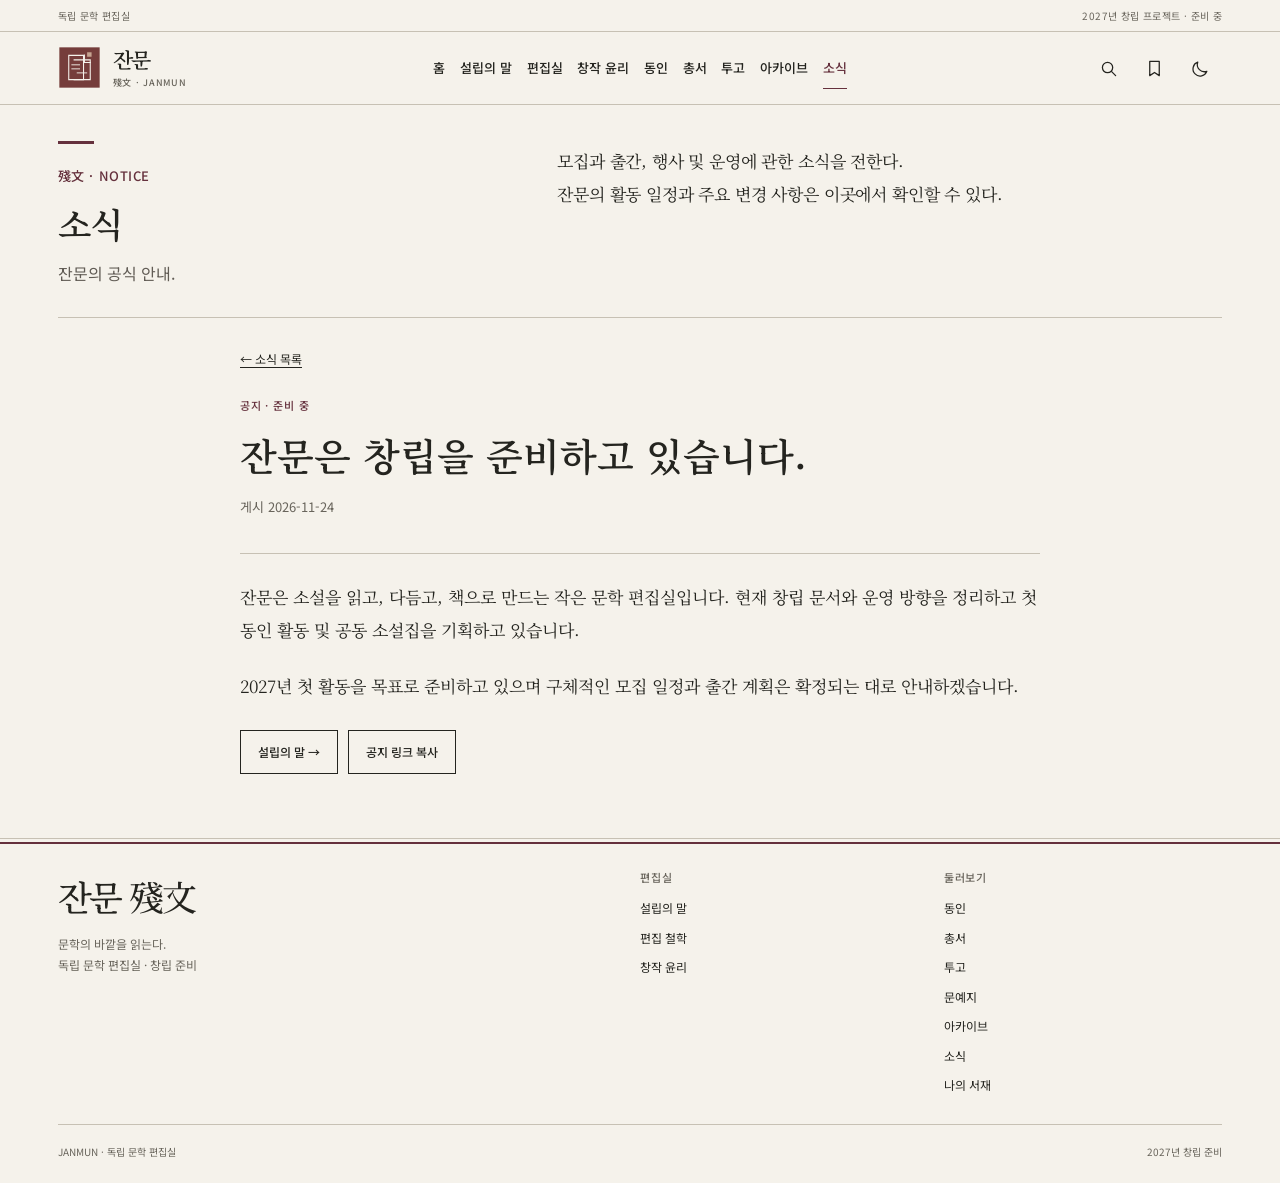
<file: news/founding/index.html>
<!doctype html>
<html lang="ko" data-theme="light" data-site-root="../../" data-start-route="news/founding">
  <head>
    <meta charset="utf-8">
    <meta name="viewport" content="width=device-width,initial-scale=1,viewport-fit=cover">
    <meta name="theme-color" content="#f5f2eb">
    <link rel="icon" type="image/svg+xml" href="../../assets/janmun-mark.svg">
    <link rel="stylesheet" href="../../css/style.css?v=1.0.1">
    <script src="../../js/news-data.js?v=0.9.9" defer></script>
    <script src="../../js/main.js?v=1.1.0" defer></script>
    <!-- JANMUN SEO BEGIN -->
    <title>잔문은 창립을 준비하고 있습니다. | 잔문 殘文</title>
    <meta name="description" content="잔문은 소설을 읽고, 다듬고, 책으로 만드는 작은 문학 편집실입니다. 현재 창립 문서와 운영 방향을 정리하고 첫 동인 활동 및 공동 소설집을 기획하고 있습니다.">
    <link rel="canonical" href="https://dffxonnb-cyber.github.io/JANMUN/news/founding/">
    <meta name="robots" content="index, follow">
    <meta property="og:type" content="article">
    <meta property="og:site_name" content="잔문 殘文">
    <meta property="og:locale" content="ko_KR">
    <meta property="og:title" content="잔문은 창립을 준비하고 있습니다. | 잔문 殘文">
    <meta property="og:description" content="잔문은 소설을 읽고, 다듬고, 책으로 만드는 작은 문학 편집실입니다. 현재 창립 문서와 운영 방향을 정리하고 첫 동인 활동 및 공동 소설집을 기획하고 있습니다.">
    <meta property="og:url" content="https://dffxonnb-cyber.github.io/JANMUN/news/founding/">
    <meta property="og:image" content="https://dffxonnb-cyber.github.io/JANMUN/assets/share.png">
    <meta property="og:image:width" content="1200">
    <meta property="og:image:height" content="630">
    <meta property="og:image:alt" content="잔문 편집실 로고">
    <meta name="twitter:card" content="summary_large_image">
    <meta name="twitter:title" content="잔문은 창립을 준비하고 있습니다. | 잔문 殘文">
    <meta name="twitter:description" content="잔문은 소설을 읽고, 다듬고, 책으로 만드는 작은 문학 편집실입니다. 현재 창립 문서와 운영 방향을 정리하고 첫 동인 활동 및 공동 소설집을 기획하고 있습니다.">
    <meta name="twitter:image" content="https://dffxonnb-cyber.github.io/JANMUN/assets/share.png">
    <meta property="article:published_time" content="2026-11-24">
    <script type="application/ld+json">{"@context":"https://schema.org","@type":"WebPage","name":"잔문은 창립을 준비하고 있습니다. | 잔문 殘文","description":"잔문은 소설을 읽고, 다듬고, 책으로 만드는 작은 문학 편집실입니다. 현재 창립 문서와 운영 방향을 정리하고 첫 동인 활동 및 공동 소설집을 기획하고 있습니다.","url":"https://dffxonnb-cyber.github.io/JANMUN/news/founding/","inLanguage":"ko","isPartOf":{"@id":"https://dffxonnb-cyber.github.io/JANMUN/#website"}}</script>
    <!-- JANMUN SEO END -->
  </head>
  <body>
    <a class="skip" href="#main">본문 바로가기</a>
    <div class="progress" aria-hidden="true">
    </div>
    <div class="utility">
      <div class="shell">
        <span>독립 문학 편집실</span><span>2027년 창립 프로젝트 · 준비 중</span>
      </div>
    </div>
    <header class="mast">
      <div class="shell mast-in">
        <a class="brand" href="../../" data-route-link="home" aria-label="잔문 홈"><img class="brand-mark" src="../../assets/janmun-mark.svg" alt="" width="43" height="43"><span class="brand-text">잔문<small>殘文 · JANMUN</small></span></a>
        <nav class="nav" id="navigation" aria-label="주 메뉴">
          <a href="../../" data-route-link="home">홈</a>
          <a href="../../about/" data-route-link="about">설립의 말</a>
          <a href="../../editorial/" data-route-link="editorial">편집실</a>
          <a href="../../ethics/" data-route-link="ethics">창작 윤리</a>
          <a href="../../members/" data-route-link="members">동인</a>
          <a href="../../books/" data-route-link="books">총서</a>
          <a href="../../submission/" data-route-link="submission">투고</a>
          <a href="../../archive/" data-route-link="archive">아카이브</a>
          <a href="../../news/" data-route-link="news">소식</a>
        </nav>
        <div class="tools">
          <button class="iconbtn" id="search-open" aria-label="글 검색" title="글 검색"><svg viewBox="0 0 24 24"><circle cx="10.8" cy="10.8" r="6.5"/><path d="m16 16 5 5"/></svg></button>
          <a class="iconbtn" href="../../saved/" data-route-link="saved" aria-label="나의 서재" title="나의 서재"><svg viewBox="0 0 24 24"><path d="M6 3h12v18l-6-4-6 4z"/></svg></a>
          <button class="iconbtn" id="theme" aria-label="화면 테마 전환" aria-pressed="false" title="어두운 화면"><svg viewBox="0 0 24 24"><path d="M20 15.5A9 9 0 0 1 8.5 4 9 9 0 1 0 20 15.5Z"/></svg></button>
          <button class="iconbtn mobile" id="mobile" aria-label="메뉴 열기" aria-controls="navigation" aria-expanded="false"><svg viewBox="0 0 24 24"><path d="M3 6h18M3 12h18M3 18h18"/></svg></button>
        </div>
      </div>
    </header>
    <main id="main" tabindex="-1">
      <!-- Home: editorial masthead, lead essay and contents -->
      <template data-janmun-view="home">
      <section class="view shell" id="page-home" hidden>
        <div class="edition-line">
          <span>독립 문학 편집실</span>
          <span class="edition-center">문학의 바깥을 읽는다.</span>
          <span>창립 준비 · 2027</span>
        </div>
        <div class="front-masthead">
          <h1 class="front-title">잔문<span>殘文</span></h1>
          <div class="front-imprint">
            <span>JANMUN</span>
            <span>아직 독자를 만나지 못한 글들에 관하여.</span>
          </div>
        </div>

        <section class="front-feature" aria-labelledby="lead-title">
          <figure class="front-art">
            <div class="founding-plate" role="group" aria-label="잔문의 창립 표제">
              <div class="founding-plate-header">
                <span>殘文</span><span>창립 문서 01</span>
              </div>
              <div class="founding-plate-body">
                <div class="founding-characters" aria-label="미독">
                  <span aria-hidden="true">未</span><span aria-hidden="true">讀</span>
                </div>
                <p class="founding-note"><span>아직</span><span>읽히지</span><span>않은 글.</span></p>
              </div>
              <div class="founding-plate-footer">
                <p>그렇게 만든 책이 누군가의 책장에 오래 남아 있기를 바란다.</p>
                <span class="founding-seal" aria-hidden="true">殘</span>
              </div>
            </div>
            <figcaption><span>미독 未讀</span><span>잔문 편집 그래픽 01</span></figcaption>
          </figure>
          <div class="front-copy">
            <div class="front-kicker"><span>창립 문서</span><span>01 / 04</span></div>
            <h2 id="lead-title">많은 책을 만드는 것보다 한 권의 책을 제대로 만드는 일에 마음을 둔다.</h2>
            <p>잔문은 소설을 읽고, 다듬고, 책으로 만드는 작은 문학 편집실이다.</p>
            <div class="front-actions">
              <a class="primary" href="../../about/" data-route-link="about">설립의 말 읽기 <span aria-hidden="true">↗</span></a>
              <a class="textlink" href="../../archive/?category=journal" data-route-link="journal">문예지 둘러보기 →</a>
            </div>
          </div>
        </section>

        <div class="home-notice"><span class="eyebrow">편집실 소식</span><a href="../../news/founding/" data-route-link="news/founding">잔문은 창립을 준비하고 있다. <span aria-hidden="true">→</span></a></div>
        <div class="resume" id="resume" hidden>
          <div><span class="eyebrow">마지막으로 읽은 글</span><a id="resume-link" href="../../archive/" data-route-link="archive"></a></div>
          <button id="resume-clear" type="button">기록 지우기</button>
        </div>

        <div class="front-index">
          <section class="front-contents" aria-labelledby="contents-title">
            <div class="section-top">
              <div><span class="eyebrow">창립 문서 01—04</span><h2 id="contents-title">잔문의 목차</h2></div>
              <a class="textlink" href="../../archive/" data-route-link="archive">전체 보기 ↗</a>
            </div>
            <div class="entry-grid">
              <a class="entry" href="../../about/" data-route-link="about"><span class="entry-no">01</span><h3>설립의 말</h3><p>문학의 바깥을 읽는 이유<span class="entry-detail" data-entry-meta="about"></span></p><span class="entry-arrow" aria-hidden="true">↗</span></a>
              <a class="entry" href="../../editorial/" data-route-link="editorial"><span class="entry-no">02</span><h3>편집 철학</h3><p>무엇을 남길 것인가.<span class="entry-detail" data-entry-meta="editorial"></span></p><span class="entry-arrow" aria-hidden="true">↗</span></a>
              <a class="entry" href="../../ethics/" data-route-link="ethics"><span class="entry-no">03</span><h3>창작 윤리</h3><p>완벽함이 아니라 정직함.<span class="entry-detail" data-entry-meta="ethics"></span></p><span class="entry-arrow" aria-hidden="true">↗</span></a>
              <a class="entry" href="../../members/" data-route-link="members"><span class="entry-no">04</span><h3>잔문 동인</h3><p>서로의 가장 이른 독자이자, 가장 오래 남는 독자로.<span class="entry-detail" data-entry-meta="members"></span></p><span class="entry-arrow" aria-hidden="true">↗</span></a>
            </div>
          </section>
          <aside class="front-margin">
            <span class="eyebrow">문장 하나</span>
            <blockquote id="front-quote">무엇을 남길 것인가.</blockquote>
            <a id="front-quote-source" href="../../editorial/" data-route-link="editorial">편집 철학</a>
            <button class="quiet-button" type="button" id="next-quote">다른 문장 <span aria-hidden="true">↻</span></button>
          </aside>
        </div>

        <section class="front-projects" aria-labelledby="project-title">
          <div class="section-top">
            <div><span class="eyebrow">2027년 창립 프로젝트</span><h2 id="project-title">만들어 가는 것들</h2></div>
          </div>
          <div class="project-grid">
            <a class="project" href="../../archive/?category=journal" data-route-link="journal"><span class="eyebrow">01 · 문예지</span><h3>아직 읽히지 않은 글.</h3><p>단편과 엽편, 창작의 기록을 발표할 공간.</p><span class="project-link">문예지 ↗</span></a>
            <a class="project" href="../../members/" data-route-link="members"><span class="eyebrow">02 · 동인</span><h3>서로의 첫 독자로.</h3><p>정기 모집으로 함께하는 소규모 온라인 문학 공동체.</p><span class="project-link">동인 소개 ↗</span></a>
            <a class="project" href="../../books/" data-route-link="books"><span class="eyebrow">03 · 총서</span><h3>한 권씩, 오래 남을 문학을.</h3><p>첫 공동 소설집을 준비하고 있다.</p><span class="project-link">총서 보기 ↗</span></a>
          </div>
        </section>
        <div class="front-invitation"><div><span class="eyebrow">창작자에게</span><h2>당신의 글을 기다리는 곳.</h2><p>현재 원고 접수와 동인 모집을 준비하고 있다.</p></div><a href="../../submission/" data-route-link="submission" class="outline">투고 안내 읽기 ↗</a></div>
      </section>
      </template>
      <template data-janmun-view="about">
      <section class="view shell reading" id="page-about" hidden>
        <div class="crumb">
          <a href="../../" data-route-link="home">잔문</a> / <a href="../../archive/" data-route-link="archive">아카이브</a> / 설립의 말
        </div>
        <div class="reader-grid">
          <article class="editorial-spread">
            <header class="article-head editorial-heading">
              <p class="eyebrow">잔문 · 창립 문서 01</p>
              <h1>설립의 말</h1>
              <p>문학의 바깥을 읽는 이유</p>
              <div class="reading-meta">
                <span data-reading-time="about"></span><span data-reading-status="about"></span>
              </div>
            </header>
            <div class="prose editorial-copy">
              <p>잔문은 소설을 읽고, 다듬고, 책으로 만드는 작은 문학 편집실이다.</p>
              <p>우리는 작가가 어떤 이력을 가졌는지보다 어떤 글을 쓰는지에 관심이 있다. 인공지능을 활용한 글도, 혼자 힘으로 완성한 글도 그 자체로 읽고자 한다. 창작의 방식은 저마다 다를 수 있지만, 자신의 글을 대하는 태도만큼은 중요하게 생각한다.</p>
              <p>완성된 원고뿐 아니라 아직 고쳐 쓸 여지가 있는 글에도 관심을 기울인다. 작가가 쓰고 싶었던 이야기를 함께 고민하고, 그 사람의 문장을 잃지 않는 방향으로 작품을 다듬고 싶다.</p>
              <p>많은 책을 만드는 것보다 한 권의 책을 제대로 만드는 일에 마음을 둔다.</p>
              <p>그렇게 만든 책이 누군가의 책장에 오래 남아 있기를 바란다.</p>
              <p><strong>문학의 바깥을 읽는다.</strong></p>
              <p>잔문 殘文</p>
            </div>
            <div class="annotation-area">
              <div class="annotation-head"><h2>읽고 남기기</h2><span class="muted">나만의 비공개 기록</span></div>
              <p class="muted">본문의 문장을 선택하거나 아래 버튼으로 문단을 골라 저장하세요.</p>
              <div class="actions"><button class="outline" type="button" data-collect="about">문장 수집</button><button class="outline" type="button" data-note-open="about">독서 메모 쓰기</button><a class="textlink" href="../../saved/" data-route-link="saved">나의 서재 ↗</a></div>
              <div class="note-editor" data-note-editor="about" hidden><label>이 글에 대한 메모<textarea rows="4" maxlength="3000" data-note-text="about" placeholder="읽으며 남은 생각을 적어 보세요."></textarea></label><div class="actions"><button class="primary" type="button" data-note-save="about">메모 저장</button><button class="outline" type="button" data-note-close="about">닫기</button></div></div>
            </div>
            <div class="reader-end-controls">
              <button class="outline" type="button" data-read="about" aria-pressed="false">읽음 표시</button><button class="outline" type="button" data-print>인쇄 / PDF 저장</button>
            </div>
            <div class="next-reading">
              <a href="../../" data-route-link="home"><small>← 처음으로</small>잔문</a><a href="../../editorial/" data-route-link="editorial"><small>다음 글 →</small>편집 철학</a>
            </div>
            <div class="article-end">
              <span>殘</span><a href="../../archive/" data-route-link="archive">모든 글 보기 ↗</a>
            </div>
          </article>
        </div>
      </section>
      </template>
      <template data-janmun-view="editorial">
      <section class="view shell reading" id="page-editorial" hidden>
        <div class="crumb">
          <a href="../../" data-route-link="home">잔문</a> / <a href="../../archive/" data-route-link="archive">아카이브</a> / 편집 철학
        </div>
        <div class="reader-grid">
          <article class="editorial-spread">
            <header class="article-head editorial-heading">
              <p class="eyebrow">잔문 · 창립 문서 02</p>
              <h1>편집 철학</h1>
              <p>무엇을 남길 것인가.</p>
              <div class="reading-meta">
                <span data-reading-time="editorial"></span><span data-reading-status="editorial"></span>
              </div>
            </header>
            <div class="prose editorial-copy">
              <p>잔문은 익숙한 것을 낯설게 바라보는 소설에 관심이 있다.</p>
              <p>특별한 사건이 있어야 좋은 이야기가 되는 것은 아니다. 오래 함께 살아온 사람을 문득 이해할 수 없게 되는 순간이나, 무심코 지나친 일에서 이전과 다른 의미를 발견하는 일도 충분히 소설이 될 수 있다.</p>
              <p>우리는 작품이 다루는 소재보다 그것을 바라보는 작가의 시선을 중요하게 생각한다.</p>
              <p>원고를 살필 때에는 문장의 정확성, 인물의 개연성, 이야기의 구조를 함께 검토한다. 다만 모든 문장이 매끄러워야 한다고 생각하지는 않는다. 작품의 결함과 작가의 개성을 구분하는 것 역시 편집의 몫이기 때문이다.</p>
              <p>고쳐야 할 문장과 고치지 말아야 할 문장 사이에서 충분히 고민한다.</p>
              <p>잔문이라는 이름에는 그러한 뜻도 담겨 있다.</p>
              <p>무엇을 남길 것인가.</p>
              <p>우리가 원고를 읽으며 가장 오래 생각하는 질문이다.</p>
            </div>
            <div class="annotation-area">
              <div class="annotation-head"><h2>읽고 남기기</h2><span class="muted">나만의 비공개 기록</span></div>
              <p class="muted">본문의 문장을 선택하거나 아래 버튼으로 문단을 골라 저장하세요.</p>
              <div class="actions"><button class="outline" type="button" data-collect="editorial">문장 수집</button><button class="outline" type="button" data-note-open="editorial">독서 메모 쓰기</button><a class="textlink" href="../../saved/" data-route-link="saved">나의 서재 ↗</a></div>
              <div class="note-editor" data-note-editor="editorial" hidden><label>이 글에 대한 메모<textarea rows="4" maxlength="3000" data-note-text="editorial" placeholder="읽으며 남은 생각을 적어 보세요."></textarea></label><div class="actions"><button class="primary" type="button" data-note-save="editorial">메모 저장</button><button class="outline" type="button" data-note-close="editorial">닫기</button></div></div>
            </div>
            <div class="reader-end-controls">
              <button class="outline" type="button" data-read="editorial" aria-pressed="false">읽음 표시</button><button class="outline" type="button" data-print>인쇄 / PDF 저장</button>
            </div>
            <div class="next-reading">
              <a href="../../about/" data-route-link="about"><small>← 이전 글</small>설립의 말</a><a href="../../ethics/" data-route-link="ethics"><small>다음 글 →</small>창작 윤리</a>
            </div>
            <div class="article-end">
              <span>殘</span><a href="../../archive/" data-route-link="archive">모든 글 보기 ↗</a>
            </div>
          </article>
        </div>
      </section>
      </template>
      <template data-janmun-view="ethics">
      <section class="view shell reading" id="page-ethics" hidden>
        <div class="crumb">
          <a href="../../" data-route-link="home">잔문</a> / <a href="../../archive/" data-route-link="archive">아카이브</a> / 창작 윤리
        </div>
        <div class="reader-grid">
          <article class="editorial-spread">
            <header class="article-head editorial-heading">
              <p class="eyebrow">잔문 · 창립 문서 03</p>
              <h1>창작 윤리</h1>
              <p>완벽함이 아니라 정직함.</p>
              <div class="reading-meta">
                <span data-reading-time="ethics"></span><span data-reading-status="ethics"></span>
              </div>
            </header>
            <div class="prose editorial-copy">
              <p>창작의 방식은 저마다 다르지만, 작품에 대한 책임까지 달라지는 것은 아니다.</p>
              <p>잔문은 인공지능의 활용을 창작의 결격 사유로 삼지 않는다. 다만 사용한 도구와 그 개입 범위를 사실대로 밝히고, 타인의 저작물과 권리를 존중하는 것을 기본으로 삼는다.</p>
              <p>우리는 모든 문장을 직접 작성했다는 사실만으로 창작의 주체성이 증명된다고 생각하지 않는다. 무엇을 받아들이고 무엇을 거절했는지, 어떤 판단을 거쳐 작품을 완성했는지 역시 창작의 일부다.</p>
              <p>그러나 도구의 도움을 받았다는 사실이 작품의 결함이나 윤리적 문제에 대한 면책 사유가 될 수는 없다. 최종 원고에 대한 판단과 책임은 창작자에게 있다.</p>
              <p>창작의 과정을 숨기지 않는다.<br>타인의 것을 자신의 것으로 내놓지 않는다.<br>자신이 완성한 작품에 책임을 진다.</p>
              <p>잔문이 창작자에게 바라는 것은 완벽함이 아니라 정직함이다.</p>
            </div>
            <div class="annotation-area">
              <div class="annotation-head"><h2>읽고 남기기</h2><span class="muted">나만의 비공개 기록</span></div>
              <p class="muted">본문의 문장을 선택하거나 아래 버튼으로 문단을 골라 저장하세요.</p>
              <div class="actions"><button class="outline" type="button" data-collect="ethics">문장 수집</button><button class="outline" type="button" data-note-open="ethics">독서 메모 쓰기</button><a class="textlink" href="../../saved/" data-route-link="saved">나의 서재 ↗</a></div>
              <div class="note-editor" data-note-editor="ethics" hidden><label>이 글에 대한 메모<textarea rows="4" maxlength="3000" data-note-text="ethics" placeholder="읽으며 남은 생각을 적어 보세요."></textarea></label><div class="actions"><button class="primary" type="button" data-note-save="ethics">메모 저장</button><button class="outline" type="button" data-note-close="ethics">닫기</button></div></div>
            </div>
            <div class="reader-end-controls">
              <button class="outline" type="button" data-read="ethics" aria-pressed="false">읽음 표시</button><button class="outline" type="button" data-print>인쇄 / PDF 저장</button>
            </div>
            <div class="next-reading">
              <a href="../../editorial/" data-route-link="editorial"><small>← 이전 글</small>편집 철학</a><a href="../../members/" data-route-link="members"><small>다음 글 →</small>잔문 동인</a>
            </div>
            <div class="article-end">
              <span>殘</span><a href="../../archive/" data-route-link="archive">모든 글 보기 ↗</a>
            </div>
          </article>
        </div>
      </section>
      </template>
      <template data-janmun-view="members">
      <section class="view shell reading" id="page-members" hidden>
        <div class="crumb">
          <a href="../../" data-route-link="home">잔문</a> / <a href="../../archive/" data-route-link="archive">아카이브</a> / 잔문 동인
        </div>
        <div class="reader-grid">
          <article class="editorial-spread">
            <header class="article-head editorial-heading">
              <p class="eyebrow">잔문 · 창립 문서 04</p>
              <h1>잔문 동인</h1>
              <p>서로의 가장 이른 독자이자, 가장 오래 남는 독자로.</p>
              <div class="reading-meta">
                <span data-reading-time="members"></span><span data-reading-status="members"></span>
              </div>
            </header>
            <div class="prose editorial-copy">
              <p>잔문 동인은 각자의 작품을 쓰고 서로의 문학을 읽는 창작 공동체다.</p>
              <p>정기 모집을 통해 소규모로 구성하며, 온라인을 중심으로 활동한다. 서로의 원고에 충분한 시간을 들이고 지속적인 대화를 나눌 수 있는 규모를 지향한다.</p>
              <p>주요 활동은 원고 합평과 작품 연구, 문학에 관한 토론이다. 완성된 작품은 물론 아직 방향을 찾지 못한 원고도 함께 살핀다. 그 과정에서 발전한 작품을 문예지와 공동 소설집으로 선보이고자 한다.</p>
              <p>서로의 문학적 취향이 같을 필요는 없다. 같은 작품을 읽고 다른 이야기를 나눌 수 있다는 것 역시 함께 읽는 이유 중 하나다.</p>
              <p>합평에서는 막연한 칭찬보다 구체적인 감상을 나눈다. 타인의 문장을 자신의 취향에 맞추기보다 그 문장이 가진 가능성을 살핀다.</p>
              <p>등단이나 출간 경력은 참여의 조건이 아니다. 꾸준히 쓰고 읽으며, 자신의 작품만큼 타인의 작품에도 시간을 내어 줄 수 있는 사람과 함께하고 싶다.</p>
              <p>서로의 가장 이른 독자이자, 가장 오래 남는 독자로.</p>
              <p>잔문 殘文</p>
            </div>
            <div class="annotation-area">
              <div class="annotation-head"><h2>읽고 남기기</h2><span class="muted">나만의 비공개 기록</span></div>
              <p class="muted">본문의 문장을 선택하거나 아래 버튼으로 문단을 골라 저장하세요.</p>
              <div class="actions"><button class="outline" type="button" data-collect="members">문장 수집</button><button class="outline" type="button" data-note-open="members">독서 메모 쓰기</button><a class="textlink" href="../../saved/" data-route-link="saved">나의 서재 ↗</a></div>
              <div class="note-editor" data-note-editor="members" hidden><label>이 글에 대한 메모<textarea rows="4" maxlength="3000" data-note-text="members" placeholder="읽으며 남은 생각을 적어 보세요."></textarea></label><div class="actions"><button class="primary" type="button" data-note-save="members">메모 저장</button><button class="outline" type="button" data-note-close="members">닫기</button></div></div>
            </div>
            <div class="reader-end-controls">
              <button class="outline" type="button" data-read="members" aria-pressed="false">읽음 표시</button><button class="outline" type="button" data-print>인쇄 / PDF 저장</button>
            </div>
            <div class="next-reading">
              <a href="../../ethics/" data-route-link="ethics"><small>← 이전 글</small>창작 윤리</a><a href="../../books/" data-route-link="books"><small>다음으로 →</small>잔문 총서</a>
            </div>
            <div class="article-end">
              <span>殘</span><a href="../../archive/" data-route-link="archive">모든 글 보기 ↗</a>
            </div>
          </article>
        </div>
      </section>
      </template>
      <template data-janmun-view="archive">
      <section class="view shell" id="page-archive" hidden>
        <div class="archive-intro editorial-spread">
          <header class="archive-heading editorial-heading">
            <span class="archive-rule" aria-hidden="true"></span>
            <span class="eyebrow">殘文 · 文學記錄</span>
            <h1>아카이브</h1>
            <p>문학이 만들어지고 남겨진 자리.</p>
          </header>
          <div class="archive-intro-copy editorial-copy">
            <p>잔문의 창립 문서부터 작가의 작품, 편집 과정과 문학에 관한 대화까지. 한 편의 글이 완성되기까지의 시간과 그 이후에 남겨진 기록을 모은다.</p>
            <p>잔문이 지나온 시간은 이곳에 쌓인다.</p>
          </div>
        </div>
        <div class="page-body archive-body">
          <div class="archive-controls">
            <div class="archive-categories" role="group" aria-label="기록 분류">
              <button type="button" data-archive-category="all" aria-pressed="true">전체<span data-archive-category-count="all"></span></button>
              <button type="button" data-archive-category="founding" aria-pressed="false">창립 문서<span data-archive-category-count="founding"></span></button>
              <button type="button" data-archive-category="journal" aria-pressed="false">문예지<span data-archive-category-count="journal"></span></button>
              <button type="button" data-archive-category="author" aria-pressed="false">작가 기록<span data-archive-category-count="author"></span></button>
              <button type="button" data-archive-category="editing" aria-pressed="false">편집 기록<span data-archive-category-count="editing"></span></button>
              <button type="button" data-archive-category="criticism" aria-pressed="false">문학 비평<span data-archive-category-count="criticism"></span></button>
              <button type="button" data-archive-category="publication" aria-pressed="false">출간 기록<span data-archive-category-count="publication"></span></button>
              <button type="button" data-archive-category="community" aria-pressed="false">공동체 기록<span data-archive-category-count="community"></span></button>
            </div>
            <div class="searchbar archive-search">
              <input type="search" id="archive-query" placeholder="제목·본문·작가 검색" aria-label="아카이브 검색">
              <select id="archive-filter" aria-label="독서 상태"><option value="all">모든 글</option><option value="saved">저장한 글만</option><option value="unread">읽지 않은 글</option><option value="read">읽은 글</option></select>
              <select id="archive-author" aria-label="작가"><option value="all">모든 작가</option></select>
              <select id="archive-year" aria-label="등록 연도"><option value="all">모든 등록 연도</option></select>
              <select id="archive-sort" aria-label="기록 정렬"><option value="number">기록 번호순</option><option value="newest">최근 등록순</option><option value="oldest">오래된 등록순</option></select>
            </div>
          </div>
          <div class="archive-results-head"><div class="archive-count" id="archive-count" aria-live="polite"></div><a class="textlink" href="../../saved/" data-route-link="saved">나의 서재 ↗</a></div>
          <div id="archive-list" class="archive-list"><!-- STATIC archive-list BEGIN --><div class="archive-row"><span class="eyebrow">01</span><a href="../../about/" data-route-link="about"><span class="archive-record-meta">창립 문서 · 잔문 · 등록 2026-11-24</span><h3>설립의 말</h3><p>문학의 바깥을 읽는 이유</p></a></div><div class="archive-row"><span class="eyebrow">02</span><a href="../../editorial/" data-route-link="editorial"><span class="archive-record-meta">창립 문서 · 잔문 · 등록 2026-11-24</span><h3>편집 철학</h3><p>무엇을 남길 것인가.</p></a></div><div class="archive-row"><span class="eyebrow">03</span><a href="../../ethics/" data-route-link="ethics"><span class="archive-record-meta">창립 문서 · 잔문 · 등록 2026-11-24</span><h3>창작 윤리</h3><p>완벽함이 아니라 정직함.</p></a></div><div class="archive-row"><span class="eyebrow">04</span><a href="../../members/" data-route-link="members"><span class="archive-record-meta">창립 문서 · 잔문 · 등록 2026-11-24</span><h3>잔문 동인</h3><p>서로의 가장 이른 독자이자, 가장 오래 남는 독자로.</p></a></div><!-- STATIC archive-list END --></div>
          <div class="archive-empty-actions" id="archive-empty-actions" hidden><a class="outline" href="../../submission/" data-route-link="submission">투고 안내 →</a></div>
          <p class="archive-footnote">기록의 등록일은 아카이브에 수록한 날짜이며, 최초 집필일이나 발표일과 다를 수 있다. 작가의 미공개 원고와 합평·편집 기록은 동의를 얻은 경우에만 공개한다.</p>
        </div>
      </section>
      </template>
      <template data-janmun-view="saved">
      <section class="view shell" id="page-saved" hidden>
        <div class="editorial-spread library-intro">
          <header class="editorial-heading">
            <span class="editorial-rule" aria-hidden="true"></span>
            <span class="eyebrow">나의 독서 기록</span>
            <h1>나의 서재</h1>
          </header>
          <div class="editorial-copy"><p>읽고, 남기고, 다시 펼쳐 보는 곳. 기록은 이 브라우저에만 저장됩니다.</p></div>
        </div>
        <div class="page-body">
          <div class="library-summary" aria-label="서재 현황">
            <div><strong id="save-count">0</strong><span>저장한 글</span></div>
            <div><strong id="finished-count">0</strong><span>읽은 글</span></div>
            <div><strong id="quote-count">0</strong><span>수집한 문장</span></div>
            <div><strong id="note-count">0</strong><span>독서 메모</span></div>
          </div>
          <div class="library-tabs" role="group" aria-label="서재 분류">
            <button type="button" data-library-tab="saved" aria-pressed="true">보관함</button>
            <button type="button" data-library-tab="quotes" aria-pressed="false">문장 수집</button>
            <button type="button" data-library-tab="notes" aria-pressed="false">독서 메모</button>
            <button type="button" data-library-tab="history" aria-pressed="false">읽은 기록</button>
          </div>
          <div id="library-saved" class="library-panel"><div class="archive-list" id="saved-list"></div><p><a class="outline" href="../../archive/" data-route-link="archive">다른 글 찾기 →</a></p></div>
          <div id="library-quotes" class="library-panel" hidden><div id="quote-list" class="archive-list"></div></div>
          <div id="library-notes" class="library-panel" hidden><div id="note-list" class="archive-list"></div></div>
          <div id="library-history" class="library-panel" hidden><div id="history-list" class="archive-list"></div></div>
          <div class="library-export"><p class="muted">기기를 바꾸거나 브라우저 데이터를 삭제하기 전에 기록을 파일로 보관하세요.</p><button type="button" class="outline" id="library-export">서재 기록 내려받기 ↓</button></div>
        </div>
      </section>
      </template>
      <template data-janmun-view="books">
      <section class="view shell" id="page-books" hidden>
        <div class="series-intro editorial-spread">
          <header class="series-heading editorial-heading">
            <span class="series-rule" aria-hidden="true"></span>
            <span class="eyebrow">출간 준비</span>
            <h1>잔문 총서</h1>
            <p>한 권씩, 오래 남을 문학을.</p>
          </header>
          <div class="prose series-copy editorial-copy">
            <p>잔문 총서는 서로 다른 작가의 문학을 한 권씩 엮어 가는 출간 프로젝트다.</p>
            <p>단편소설집과 공동 소설집을 중심으로 시작하되, 작품에 따라 책의 형태와 구성을 달리하고자 한다. 한 권의 책이 가진 고유한 성격을 존중하며, 정해진 형식에 작품을 맞추지 않는다.</p>
            <p>원고의 선정부터 편집, 표지와 지면의 구성까지 작품을 읽는 경험의 일부라고 생각한다. 내용과 형식이 서로 어긋나지 않는 책을 만들고 싶다.</p>
            <p>출간의 수나 속도에 얽매이지 않는다. 각자의 작품에 필요한 시간을 들이고, 충분한 편집을 거쳐 독자에게 건넨다.</p>
            <p>잔문의 책이 책장에 꽂힌 뒤에도 몇 번쯤 다시 펼쳐지는 책이기를 바란다.</p>
            <p>한 권씩, 오래 남을 문학을.</p>
            <p>잔문 殘文</p>
          </div>
        </div>
        <div class="section-top"><h2>첫 출간 프로젝트</h2><span class="muted">기획 단계</span></div>
        <div class="page-body book-layout">
          <div class="book-cover" aria-label="첫 공동 소설집 표지 콘셉트, 제목 미정">
            <span>殘文 · 공동선 001 / 기획 시안</span><strong>잔문 공동선</strong><span>첫 번째 소설집 · 제목 미정</span>
          </div>
          <div class="book-info">
            <span class="status">출간 기획 중</span>
            <h2>첫 번째 공동 소설집</h2>
            <p>서로 다른 작가의 엽편과 단편을 한 권으로 엮는 첫 번째 프로젝트다. 작품의 완성도를 중심으로 원고를 선정하며, 제목과 수록작은 아직 확정되지 않았다.</p>
            <dl class="facts">
              <dt>출간 목표</dt><dd>2027년 하반기 (안)</dd>
              <dt>구성</dt><dd>엽편·단편소설</dd>
              <dt>출간 형태</dt><dd>종이책 중심 · 전자책 병행 계획</dd>
              <dt>작가</dt><dd>모집 전</dd>
              <dt>판매</dt><dd>미정 · 예약 접수 없음</dd>
            </dl>
            <a class="outline" href="../../members/" data-route-link="members">잔문 동인에 관하여 →</a>
          </div>
        </div>
        <div class="section-top"><h2>총서의 구성</h2><span class="muted">기획 분류</span></div>
        <div class="page-body">
          <p>공동선과 소설선을 중심으로 시작하고, 작품과 운영 여건에 따라 다른 시리즈를 확장할 계획이다.</p>
          <dl class="facts">
            <dt>잔문 소설선</dt><dd>개인 단편·중편 소설집</dd>
            <dt>잔문 공동선</dt><dd>여러 작가의 공동 소설집</dd>
            <dt>잔문 엽편선</dt><dd>짧은 소설을 엮은 작품집</dd>
            <dt>잔문 문고</dt><dd>작은 판형의 문학 시리즈</dd>
            <dt>잔문 특별판</dt><dd>작품의 특성에 따른 별도 기획</dd>
          </dl>
          <p class="muted">현재 출간된 도서는 없으며, 세부 출간 일정은 확정 후 소식에서 안내한다.</p>
          <a class="outline" href="../../news/" data-route-link="news">잔문 소식 →</a>
        </div>
      </section>
      </template>
      <template data-janmun-view="submission">
      <section class="view shell" id="page-submission" hidden>
        <div class="editorial-spread submission-intro">
          <header class="editorial-heading">
            <span class="editorial-rule" aria-hidden="true"></span>
            <span class="eyebrow">접수 준비</span>
            <h1>투고</h1>
            <p>창작의 방식을 숨기지 않고도 작품을 건넬 수 있는 곳.</p>
          </header>
          <div class="editorial-copy">
            <span class="status">현재 모집 및 원고 접수 준비 중</span>
            <p class="recruit-note">동인 및 작가 모집 일정, 원고 제출 방법, 세부 심사 기준은 확정 후 이 페이지에서 공개합니다.</p>
          </div>
        </div>
        <div class="submission-faq-layout">
          <div class="faq-nav">
            <span class="eyebrow">투고 안내 · Q&amp;A</span>
            <h2>투고에 관하여</h2>
            <p>투고 전에 궁금한 사항을 확인하세요. 세부 접수 기준은 모집 공고에서 확정합니다.</p>
            <div class="faq-filters" role="group" aria-label="질문 분류">
              <button type="button" data-faq-filter="all" aria-pressed="true">전체</button>
              <button type="button" data-faq-filter="eligibility" aria-pressed="false">투고 자격</button>
              <button type="button" data-faq-filter="ai" aria-pressed="false">AI 활용</button>
              <button type="button" data-faq-filter="review" aria-pressed="false">심사 및 편집</button>
              <button type="button" data-faq-filter="rights" aria-pressed="false">비용 및 권리</button>
              <button type="button" data-faq-filter="apply" aria-pressed="false">접수 안내</button>
            </div>
            <p><a class="textlink" href="../../ethics/" data-route-link="ethics">창작 윤리 전문 읽기 ↗</a></p>
          </div>
          <div class="faq" id="submission-faq">
            <section class="faq-group" data-faq-group="eligibility" aria-label="투고 자격">
              <h3>투고 자격</h3>
              <details>
                <summary>누구나 투고할 수 있나요?</summary>
                <div class="faq-answer"><p>등단 여부나 출간 경력에 관계없이 투고할 수 있습니다. 처음 소설을 쓰는 분부터 꾸준히 작품 활동을 이어 온 분까지, 창작자의 이력보다 제출한 작품 자체를 중심으로 검토합니다.</p><p>잔문 동인에 소속되어 있지 않아도 투고할 수 있습니다.</p></div>
              </details>
              <details>
                <summary>어떤 작품을 투고할 수 있나요?</summary>
                <div class="faq-answer"><p>엽편소설과 단편소설을 중심으로 원고를 검토할 예정입니다. 특정한 분위기나 주제를 잔문의 취향에 맞추어 작성할 필요는 없습니다.</p><p>중편 및 장편소설의 접수 여부, 분량과 제출 형식은 모집 공고에서 안내합니다.</p></div>
              </details>
              <details>
                <summary>아직 완성하지 못한 원고도 제출할 수 있나요?</summary>
                <div class="faq-answer"><p>정식 출간 투고는 완결된 원고를 원칙으로 준비하고 있습니다. 완결된 원고라도 수정과 발전 가능성을 함께 검토합니다.</p><p>집필 중인 작품에 대한 지속적인 합평을 원하신다면 잔문 동인 활동을 권장합니다.</p></div>
              </details>
              <details>
                <summary>이미 다른 플랫폼에 공개한 작품도 제출할 수 있나요?</summary>
                <div class="faq-answer"><p>개인 블로그나 브런치 등에서 공개한 작품도 기존 계약 및 권리 관계에 문제가 없다면 검토할 수 있는 방향으로 준비하고 있습니다.</p><p>이전에 공개하거나 출간한 이력은 투고 시 밝혀 주시기 바랍니다. 기발표작의 구체적인 접수 기준은 모집 공고에서 확정합니다.</p></div>
              </details>
            </section>
            <section class="faq-group" data-faq-group="ai" aria-label="AI 활용">
              <h3>AI 활용</h3>
              <details>
                <summary>인공지능을 활용한 작품도 투고할 수 있나요?</summary>
                <div class="faq-answer"><p>가능합니다. 소재 발굴, 자료 조사, 이야기의 구조 설계, 초고 작성, 문장 수정 등 창작 과정에서 인공지능을 활용한 작품도 검토 대상입니다.</p><p>다만 인공지능의 개입 과정과 범위를 사실대로 밝히고, 타인의 권리를 존중하며 최종 원고에 대한 책임을 져야 합니다. 활용 여부만으로 작품의 문학적 가치를 판단하지 않습니다.</p></div>
              </details>
              <details>
                <summary>인공지능 활용 내역은 어느 정도까지 공개해야 하나요?</summary>
                <div class="faq-answer"><p>사용한 도구, 활용 목적, 개입한 창작 단계, 최종 작품에 반영된 범위를 설명해 주시면 됩니다. 단순 교정인지 문장 생성이나 사건 구성에도 활용했는지 구분해 주시기 바랍니다.</p><p>정확한 활용 비율을 산출하기 어려운 경우 창작 과정에서 이루어진 판단과 수정 내용을 구체적으로 설명해 주시기 바랍니다. 세부 제출 양식은 모집 공고에서 안내합니다.</p></div>
              </details>
              <details>
                <summary>인공지능을 사용하지 않은 작품도 투고할 수 있나요?</summary>
                <div class="faq-answer"><p>물론입니다. 인공지능은 잔문의 창작자에게 요구되는 도구가 아닙니다. 어떠한 도구를 사용했는지보다 작품에 담긴 창작자의 시선과 문학적 완성도를 중요하게 생각합니다.</p></div>
              </details>
            </section>
            <section class="faq-group" data-faq-group="review" aria-label="심사 및 편집">
              <h3>심사 및 편집</h3>
              <details>
                <summary>원고는 어떤 기준으로 심사하나요?</summary>
                <div class="faq-answer"><p>작가의 이력이나 인지도보다 작품의 문학적 요소를 중심으로 검토합니다. 모두 완벽한 작품만을 찾는 것은 아니며, 작품마다 가진 강점과 발전 가능성을 종합적으로 살핍니다.</p><ul><li>작품의 독창성과 고유한 시선</li><li>문장의 완성도와 표현의 적절성</li><li>인물과 사건의 개연성</li><li>이야기의 구조와 완결성</li><li>작품의 정서적·사유적 깊이</li><li>편집을 통한 발전 가능성</li></ul></div>
              </details>
              <details>
                <summary>투고하면 어떤 과정을 거치게 되나요?</summary>
                <div class="faq-answer"><p>기본 제출 요건과 창작 윤리 준수 여부를 확인한 뒤 작품에 대한 편집 검토를 진행할 예정입니다. 추가 검토가 필요하면 창작 과정에 대한 질문이나 수정 제안을 드릴 수 있습니다.</p><p>최종 출간 여부는 작품 검토, 출간 여건 및 창작자와의 협의를 거쳐 결정합니다. 투고나 동인 참여 자체가 출간을 보장하지는 않습니다.</p></div>
              </details>
              <details>
                <summary>편집 과정에서 원고가 크게 변경될 수도 있나요?</summary>
                <div class="faq-answer"><p>문장, 인물, 사건 및 이야기의 구조에 관한 수정 의견을 제안할 수 있습니다. 다만 작가의 고유한 문체와 작품의 의도를 존중하며, 주요 수정 사항은 창작자와 협의하여 결정하는 것을 원칙으로 합니다.</p></div>
              </details>
            </section>
            <section class="faq-group" data-faq-group="rights" aria-label="비용 및 권리">
              <h3>비용 및 권리</h3>
              <details>
                <summary>투고하거나 출간할 때 비용이 발생하나요?</summary>
                <div class="faq-answer"><p>투고와 원고 심사는 무료로 진행합니다.</p><p>출간 계약이 성립된 작품의 편집 및 제작 비용은 잔문이 부담하며, 창작자에게 도서 구매를 출간의 조건으로 요구하지 않습니다.</p></div>
              </details>
              <details>
                <summary>출간 후 인세는 어떻게 지급되나요?</summary>
                <div class="faq-answer"><p>판매 실적에 따라 인세를 지급합니다. 구체적인 인세율과 산정 방식, 정산 주기는 출간 계약 체결 전에 안내하고 협의합니다.</p><p>공동 소설집의 경우 참여 작가 간 인세 배분 기준도 사전에 협의합니다. 인공지능 활용 여부에 따른 인세 차등은 두지 않습니다.</p></div>
              </details>
              <details>
                <summary>투고한 작품의 저작권은 어떻게 되나요?</summary>
                <div class="faq-answer"><p>원고를 투고하는 것만으로 저작권이나 출판권이 잔문에 이전되지 않습니다.</p><p>출간이 결정된 경우 출판에 필요한 이용 범위와 계약 기간 등의 조건을 별도로 협의합니다. 미출간 원고를 창작자의 동의 없이 공개하거나 출간하지 않습니다.</p></div>
              </details>
            </section>
            <section class="faq-group" data-faq-group="apply" aria-label="접수 안내">
              <h3>접수 안내</h3>
              <details>
                <summary>심사 결과는 언제 받을 수 있나요?</summary>
                <div class="faq-answer"><p>원고 검토 기간과 결과 안내 방식은 모집 공고에서 안내할 예정입니다. 선정 여부와 관계없이 결과를 안내하는 것을 운영 방향으로 삼되, 모든 원고에 개별적인 비평이나 합평을 제공하는 것은 아닙니다.</p></div>
              </details>
              <details>
                <summary>현재 원고를 제출할 수 있나요?</summary>
                <div class="faq-answer"><p>현재 잔문은 첫 원고 접수와 동인 모집을 준비하고 있습니다. 모집 일정과 접수 방법, 제출 서류 및 세부 심사 기준은 확정 후 홈페이지를 통해 공개합니다.</p><p>현재 제공되는 투고 준비 노트는 개인적인 원고 준비를 위한 기능이며, 작성 내용이 잔문에 전송되지는 않습니다.</p></div>
              </details>
            </section>
          </div>
        </div>
        <div class="section-top"><h2>심사 및 출간 절차</h2><span class="muted">운영 예정</span></div>
        <ol class="submission-steps">
          <li><span class="eyebrow">01</span><h3>원고 접수</h3><p>원고 및 창작 과정 확인</p></li>
          <li><span class="eyebrow">02</span><h3>기본 요건 검토</h3><p>제출 요건과 창작 윤리 확인</p></li>
          <li><span class="eyebrow">03</span><h3>작품 심사</h3><p>문학적 완성도와 가능성 검토</p></li>
          <li><span class="eyebrow">04</span><h3>편집 협의</h3><p>필요한 수정 방향 논의</p></li>
          <li><span class="eyebrow">05</span><h3>출간 결정 및 계약</h3><p>출간 여건·권리·인세 조건 합의</p></li>
          <li><span class="eyebrow">06</span><h3>제작 및 출간</h3><p>교정·교열·디자인·제작</p></li>
        </ol>
        <div class="section-top"><h2>투고 준비</h2><span class="muted">접수 기능 아님</span></div>
        <div class="page-body submission-grid submission-prep">
          <div class="submission-checklist">
              <h2>투고 전 확인할 사항</h2>
              <p class="muted">준비용 목록입니다. 아직 확정된 모집 요강은 아닙니다.</p>
              <label><input type="checkbox"> 원고 제목과 필명 정리</label>
              <label><input type="checkbox"> 작품 소개 작성</label>
              <label><input type="checkbox"> 창작 및 AI 활용 과정 정리</label>
              <label><input type="checkbox"> 인용 문장과 타인의 권리 확인</label>
              <label><input type="checkbox"> 최종 원고 파일 별도 보관</label>
            </div>
          <form class="draft" id="draft-form">
            <h2>투고 준비 노트</h2>
            <p class="muted">접수용이 아닌 개인 준비 양식입니다. 입력 내용은 서버로 전송되지 않습니다. 원고 전문이나 개인정보는 입력하지 마세요.</p>
            <label>필명<input name="name" placeholder="활동 필명" maxlength="80" required></label>
            <label>작품명<input name="title" maxlength="150" required></label>
            <label>분야<select name="genre"><option>단편소설</option><option>엽편소설</option><option>기타</option></select></label>
            <label>AI 활용 방식<textarea name="ai" maxlength="2000" placeholder="어떤 과정에서 어떻게 활용했는지, 또는 활용하지 않았음을 기록하세요."></textarea></label>
            <label>작품 소개<textarea name="intro" maxlength="2000" placeholder="작품에 관한 간단한 소개"></textarea></label>
            <div class="actions">
              <button class="primary" type="submit">초안 파일 내려받기 ↓</button><button class="outline" type="reset">초기화</button>
            </div>
          </form>
        </div>
      </section>
      </template>
      <section class="view shell" id="page-news">
        <div class="notice-intro editorial-spread">
          <header class="notice-heading editorial-heading"><span class="notice-rule" aria-hidden="true"></span><span class="eyebrow">殘文 · NOTICE</span><h1>소식</h1><p>잔문의 공식 안내.</p></header>
          <div class="notice-intro-copy editorial-copy"><p>모집과 출간, 행사 및 운영에 관한 소식을 전한다.<br>잔문의 활동 일정과 주요 변경 사항은 이곳에서 확인할 수 있다.</p></div>
        </div>
        <div class="page-body notice-board" id="news-board" hidden>
          <div class="notice-categories" role="group" aria-label="소식 분류"><button type="button" data-news-category="all" aria-pressed="true">전체</button><button type="button" data-news-category="notice" aria-pressed="false">공지</button><button type="button" data-news-category="members" aria-pressed="false">동인 모집</button><button type="button" data-news-category="submission" aria-pressed="false">원고 모집</button><button type="button" data-news-category="publication" aria-pressed="false">출간</button><button type="button" data-news-category="events" aria-pressed="false">행사</button><button type="button" data-news-category="operations" aria-pressed="false">운영</button></div>
          <div class="notice-search"><input id="news-query" type="search" placeholder="제목 또는 본문 검색" aria-label="소식 검색"><select id="news-status" aria-label="진행 상태"><option value="all">모든 상태</option><option>안내</option><option>준비 중</option><option>미접수</option><option>기획 중</option><option>모집 중</option><option>모집 마감</option><option>종료</option></select></div>
          <div id="news-pinned" class="notice-pinned"><!-- STATIC news-pinned BEGIN --><div class="notice-pin"><span class="eyebrow">중요 공지</span><a class="notice-pin-title" href="../../news/founding/" data-route-link="news/founding">잔문은 창립을 준비하고 있습니다.</a><p>잔문은 소설을 읽고, 다듬고, 책으로 만드는 작은 문학 편집실입니다. 현재 창립 문서와 운영 방향을 정리하고 첫 동인 활동 및 공동 소설집을 기획하고 있습니다.</p><span class="notice-date">2026-11-24</span></div><!-- STATIC news-pinned END --></div>
          <div class="notice-results"><span id="news-count" aria-live="polite"></span><span>최근 등록순</span></div>
          <div class="notice-table-head" aria-hidden="true"><span>분류</span><span>제목</span><span>상태</span><span>게시일</span></div>
          <div id="news-list" class="notice-list"><!-- STATIC news-list BEGIN --><div class="notice-row"><span class="notice-category">운영</span><a class="notice-row-title" href="../../news/website/" data-route-link="news/website">잔문 홈페이지 안내</a><span class="notice-state">안내</span><time class="notice-date" datetime="2026-11-24">2026-11-24</time></div><div class="notice-row"><span class="notice-category">동인 모집</span><a class="notice-row-title" href="../../news/members-preview/" data-route-link="news/members-preview">잔문 동인 모집 사전 안내</a><span class="notice-state">준비 중</span><time class="notice-date" datetime="2026-11-24">2026-11-24</time></div><div class="notice-row"><span class="notice-category">원고 모집</span><a class="notice-row-title" href="../../news/submission-preview/" data-route-link="news/submission-preview">원고 접수에 관한 사전 안내</a><span class="notice-state">미접수</span><time class="notice-date" datetime="2026-11-24">2026-11-24</time></div><div class="notice-row"><span class="notice-category">출간</span><a class="notice-row-title" href="../../news/first-anthology/" data-route-link="news/first-anthology">첫 공동 소설집 기획 안내</a><span class="notice-state">기획 중</span><time class="notice-date" datetime="2026-11-24">2026-11-24</time></div><!-- STATIC news-list END --></div>
          <div id="news-pagination" class="notice-pagination" aria-label="공지 목록 페이지"></div>
        </div>
        <article id="news-detail" class="page-body notice-detail"><a class="textlink" href="../../news/" data-route-link="news">← 소식 목록</a><header class="notice-detail-head"><span class="eyebrow">공지 · 준비 중</span><h2>잔문은 창립을 준비하고 있습니다.</h2><p class="notice-date">게시 2026-11-24</p></header><div class="notice-detail-copy"><p>잔문은 소설을 읽고, 다듬고, 책으로 만드는 작은 문학 편집실입니다. 현재 창립 문서와 운영 방향을 정리하고 첫 동인 활동 및 공동 소설집을 기획하고 있습니다.</p><p>2027년 첫 활동을 목표로 준비하고 있으며 구체적인 모집 일정과 출간 계획은 확정되는 대로 안내하겠습니다.</p></div><div class="actions"><a class="outline" href="../../about/" data-route-link="about">설립의 말 →</a></div></article>
      </section>
      
    </main>
    <footer class="footer">
      <div class="shell">
        <div class="footer-grid">
          <div>
            <a href="../../" data-route-link="home" class="footer-brand">잔문 殘文</a>
            <p>문학의 바깥을 읽는다.<br>독립 문학 편집실 · 창립 준비</p>
          </div>
          <div>
            <span class="eyebrow">편집실</span><a href="../../about/" data-route-link="about">설립의 말</a><a href="../../editorial/" data-route-link="editorial">편집 철학</a><a href="../../ethics/" data-route-link="ethics">창작 윤리</a>
          </div>
          <div>
            <span class="eyebrow">둘러보기</span><a href="../../members/" data-route-link="members">동인</a><a href="../../books/" data-route-link="books">총서</a><a href="../../submission/" data-route-link="submission">투고</a><a href="../../archive/?category=journal" data-route-link="journal">문예지</a><a href="../../archive/" data-route-link="archive">아카이브</a><a href="../../news/" data-route-link="news">소식</a><a href="../../saved/" data-route-link="saved">나의 서재</a>
          </div>
        </div>
        <div class="footline">
          <span>JANMUN · 독립 문학 편집실</span><span>2027년 창립 준비</span>
        </div>
      </div>
    </footer>
    <nav class="mobile-dock" aria-label="모바일 빠른 탐색">
      <a href="../../" data-route-link="home"><svg viewBox="0 0 24 24" aria-hidden="true"><path d="m3 11 9-8 9 8v10h-6v-7H9v7H3z"/></svg><span>홈</span></a>
      <a href="../../archive/?category=journal" data-route-link="journal"><svg viewBox="0 0 24 24" aria-hidden="true"><path d="M4 4h7a4 4 0 0 1 1 2 4 4 0 0 1 1-2h7v15h-7l-1 2-1-2H4zM12 6v15"/></svg><span>문예지</span></a>
      <a href="../../archive/" data-route-link="archive"><svg viewBox="0 0 24 24" aria-hidden="true"><path d="M4 4h16v4H4zM6 8v12h12V8M10 12h4"/></svg><span>아카이브</span></a>
      <a href="../../saved/" data-route-link="saved"><svg viewBox="0 0 24 24" aria-hidden="true"><path d="M6 3h12v18l-6-4-6 4z"/></svg><span>나의 서재</span></a>
    </nav>
    <dialog id="search-dialog" aria-labelledby="search-dialog-title">
      <div class="dialog-head">
        <h2 id="search-dialog-title">잔문의 글 검색</h2>
        <button class="iconbtn" id="search-close" aria-label="검색 닫기">×</button>
      </div>
      <input type="search" id="search-query" class="dialog-search" placeholder="찾고 싶은 문장 또는 제목" aria-label="검색어">
      <p class="search-hint">PC 단축키 Ctrl + K · ESC로 닫기</p>
      <div id="search-results" class="dialog-results" aria-live="polite">
      </div>
    </dialog>
    <dialog id="quote-dialog" aria-labelledby="quote-dialog-title">
      <div class="dialog-head"><h2 id="quote-dialog-title">문장 수집</h2><button class="iconbtn" id="quote-close" type="button" aria-label="닫기">×</button></div>
      <p class="muted">간직하고 싶은 문단을 고르세요.</p><div id="quote-options" class="quote-options"></div>
    </dialog>
    <button class="focus-exit" id="focus-exit" type="button">집중 모드 종료 ×</button>
    <div id="toast" class="toast" role="status" hidden>
    </div>
    <noscript>
      <p class="shell">메뉴와 읽기 기능을 이용하려면 JavaScript를 활성화하세요.</p>
    </noscript>
  </body>
</html>
</file>
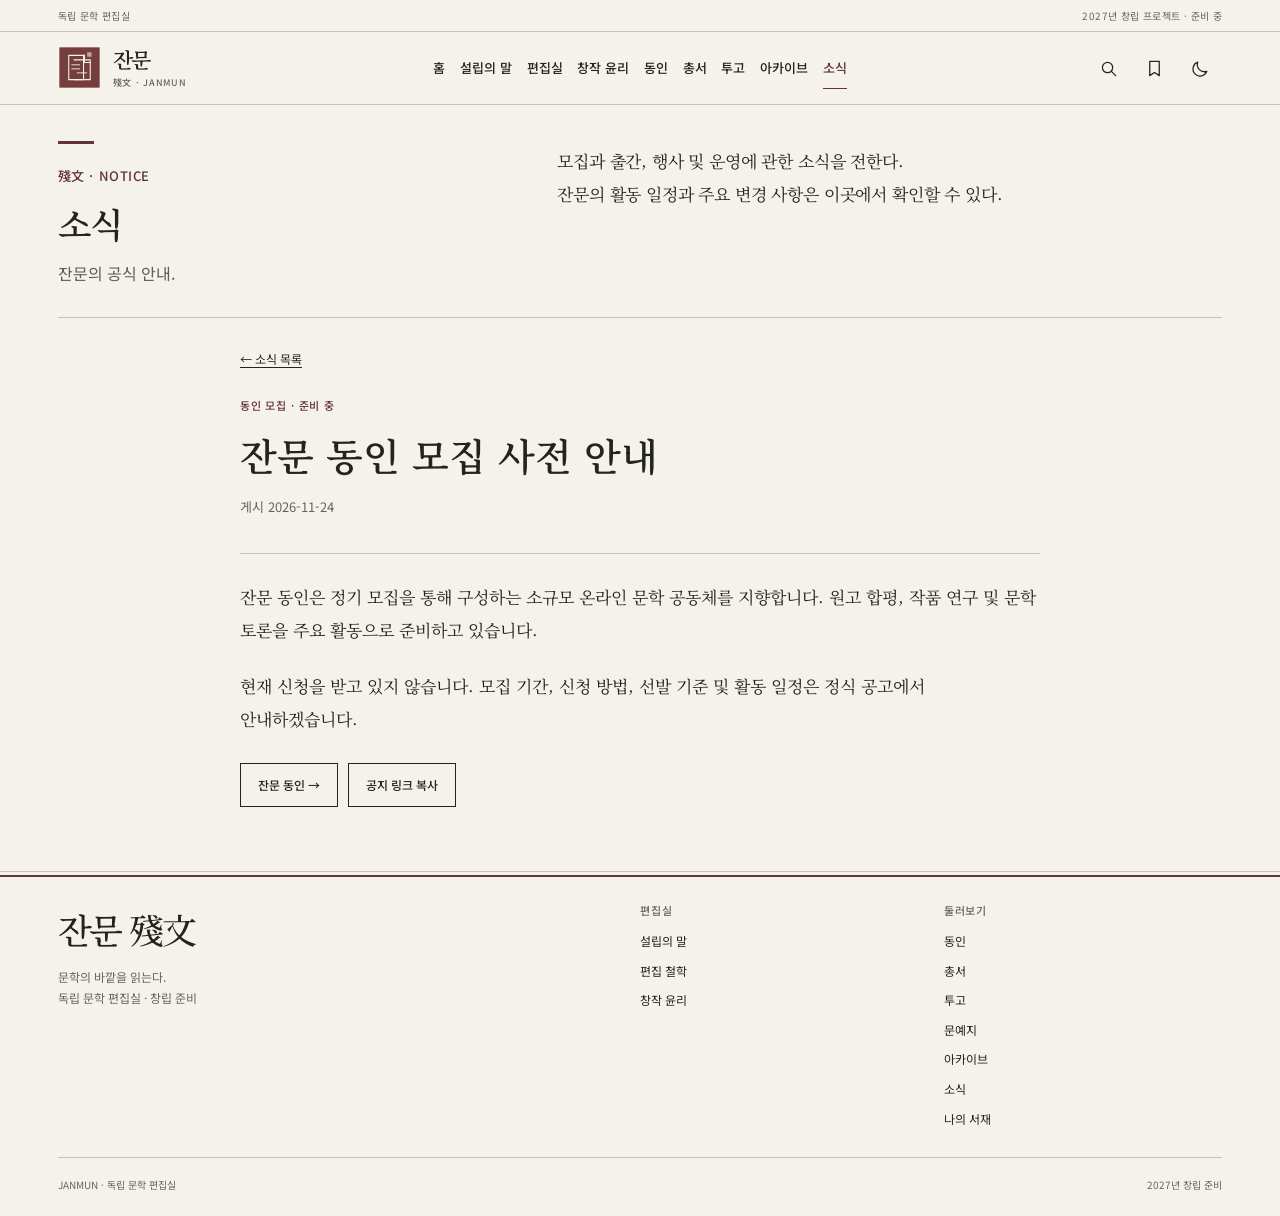
<file: news/members-preview/index.html>
<!doctype html>
<html lang="ko" data-theme="light" data-site-root="../../" data-start-route="news/members-preview">
  <head>
    <meta charset="utf-8">
    <meta name="viewport" content="width=device-width,initial-scale=1,viewport-fit=cover">
    <meta name="theme-color" content="#f5f2eb">
    <link rel="icon" type="image/svg+xml" href="../../assets/janmun-mark.svg">
    <link rel="stylesheet" href="../../css/style.css?v=1.0.1">
    <script src="../../js/news-data.js?v=0.9.9" defer></script>
    <script src="../../js/main.js?v=1.1.0" defer></script>
    <!-- JANMUN SEO BEGIN -->
    <title>잔문 동인 모집 사전 안내 | 잔문 殘文</title>
    <meta name="description" content="잔문 동인은 정기 모집을 통해 구성하는 소규모 온라인 문학 공동체를 지향합니다. 원고 합평, 작품 연구 및 문학 토론을 주요 활동으로 준비하고 있습니다.">
    <link rel="canonical" href="https://dffxonnb-cyber.github.io/JANMUN/news/members-preview/">
    <meta name="robots" content="index, follow">
    <meta property="og:type" content="article">
    <meta property="og:site_name" content="잔문 殘文">
    <meta property="og:locale" content="ko_KR">
    <meta property="og:title" content="잔문 동인 모집 사전 안내 | 잔문 殘文">
    <meta property="og:description" content="잔문 동인은 정기 모집을 통해 구성하는 소규모 온라인 문학 공동체를 지향합니다. 원고 합평, 작품 연구 및 문학 토론을 주요 활동으로 준비하고 있습니다.">
    <meta property="og:url" content="https://dffxonnb-cyber.github.io/JANMUN/news/members-preview/">
    <meta property="og:image" content="https://dffxonnb-cyber.github.io/JANMUN/assets/share.png">
    <meta property="og:image:width" content="1200">
    <meta property="og:image:height" content="630">
    <meta property="og:image:alt" content="잔문 편집실 로고">
    <meta name="twitter:card" content="summary_large_image">
    <meta name="twitter:title" content="잔문 동인 모집 사전 안내 | 잔문 殘文">
    <meta name="twitter:description" content="잔문 동인은 정기 모집을 통해 구성하는 소규모 온라인 문학 공동체를 지향합니다. 원고 합평, 작품 연구 및 문학 토론을 주요 활동으로 준비하고 있습니다.">
    <meta name="twitter:image" content="https://dffxonnb-cyber.github.io/JANMUN/assets/share.png">
    <meta property="article:published_time" content="2026-11-24">
    <script type="application/ld+json">{"@context":"https://schema.org","@type":"WebPage","name":"잔문 동인 모집 사전 안내 | 잔문 殘文","description":"잔문 동인은 정기 모집을 통해 구성하는 소규모 온라인 문학 공동체를 지향합니다. 원고 합평, 작품 연구 및 문학 토론을 주요 활동으로 준비하고 있습니다.","url":"https://dffxonnb-cyber.github.io/JANMUN/news/members-preview/","inLanguage":"ko","isPartOf":{"@id":"https://dffxonnb-cyber.github.io/JANMUN/#website"}}</script>
    <!-- JANMUN SEO END -->
  </head>
  <body>
    <a class="skip" href="#main">본문 바로가기</a>
    <div class="progress" aria-hidden="true">
    </div>
    <div class="utility">
      <div class="shell">
        <span>독립 문학 편집실</span><span>2027년 창립 프로젝트 · 준비 중</span>
      </div>
    </div>
    <header class="mast">
      <div class="shell mast-in">
        <a class="brand" href="../../" data-route-link="home" aria-label="잔문 홈"><img class="brand-mark" src="../../assets/janmun-mark.svg" alt="" width="43" height="43"><span class="brand-text">잔문<small>殘文 · JANMUN</small></span></a>
        <nav class="nav" id="navigation" aria-label="주 메뉴">
          <a href="../../" data-route-link="home">홈</a>
          <a href="../../about/" data-route-link="about">설립의 말</a>
          <a href="../../editorial/" data-route-link="editorial">편집실</a>
          <a href="../../ethics/" data-route-link="ethics">창작 윤리</a>
          <a href="../../members/" data-route-link="members">동인</a>
          <a href="../../books/" data-route-link="books">총서</a>
          <a href="../../submission/" data-route-link="submission">투고</a>
          <a href="../../archive/" data-route-link="archive">아카이브</a>
          <a href="../../news/" data-route-link="news">소식</a>
        </nav>
        <div class="tools">
          <button class="iconbtn" id="search-open" aria-label="글 검색" title="글 검색"><svg viewBox="0 0 24 24"><circle cx="10.8" cy="10.8" r="6.5"/><path d="m16 16 5 5"/></svg></button>
          <a class="iconbtn" href="../../saved/" data-route-link="saved" aria-label="나의 서재" title="나의 서재"><svg viewBox="0 0 24 24"><path d="M6 3h12v18l-6-4-6 4z"/></svg></a>
          <button class="iconbtn" id="theme" aria-label="화면 테마 전환" aria-pressed="false" title="어두운 화면"><svg viewBox="0 0 24 24"><path d="M20 15.5A9 9 0 0 1 8.5 4 9 9 0 1 0 20 15.5Z"/></svg></button>
          <button class="iconbtn mobile" id="mobile" aria-label="메뉴 열기" aria-controls="navigation" aria-expanded="false"><svg viewBox="0 0 24 24"><path d="M3 6h18M3 12h18M3 18h18"/></svg></button>
        </div>
      </div>
    </header>
    <main id="main" tabindex="-1">
      <!-- Home: editorial masthead, lead essay and contents -->
      <template data-janmun-view="home">
      <section class="view shell" id="page-home" hidden>
        <div class="edition-line">
          <span>독립 문학 편집실</span>
          <span class="edition-center">문학의 바깥을 읽는다.</span>
          <span>창립 준비 · 2027</span>
        </div>
        <div class="front-masthead">
          <h1 class="front-title">잔문<span>殘文</span></h1>
          <div class="front-imprint">
            <span>JANMUN</span>
            <span>아직 독자를 만나지 못한 글들에 관하여.</span>
          </div>
        </div>

        <section class="front-feature" aria-labelledby="lead-title">
          <figure class="front-art">
            <div class="founding-plate" role="group" aria-label="잔문의 창립 표제">
              <div class="founding-plate-header">
                <span>殘文</span><span>창립 문서 01</span>
              </div>
              <div class="founding-plate-body">
                <div class="founding-characters" aria-label="미독">
                  <span aria-hidden="true">未</span><span aria-hidden="true">讀</span>
                </div>
                <p class="founding-note"><span>아직</span><span>읽히지</span><span>않은 글.</span></p>
              </div>
              <div class="founding-plate-footer">
                <p>그렇게 만든 책이 누군가의 책장에 오래 남아 있기를 바란다.</p>
                <span class="founding-seal" aria-hidden="true">殘</span>
              </div>
            </div>
            <figcaption><span>미독 未讀</span><span>잔문 편집 그래픽 01</span></figcaption>
          </figure>
          <div class="front-copy">
            <div class="front-kicker"><span>창립 문서</span><span>01 / 04</span></div>
            <h2 id="lead-title">많은 책을 만드는 것보다 한 권의 책을 제대로 만드는 일에 마음을 둔다.</h2>
            <p>잔문은 소설을 읽고, 다듬고, 책으로 만드는 작은 문학 편집실이다.</p>
            <div class="front-actions">
              <a class="primary" href="../../about/" data-route-link="about">설립의 말 읽기 <span aria-hidden="true">↗</span></a>
              <a class="textlink" href="../../archive/?category=journal" data-route-link="journal">문예지 둘러보기 →</a>
            </div>
          </div>
        </section>

        <div class="home-notice"><span class="eyebrow">편집실 소식</span><a href="../../news/founding/" data-route-link="news/founding">잔문은 창립을 준비하고 있다. <span aria-hidden="true">→</span></a></div>
        <div class="resume" id="resume" hidden>
          <div><span class="eyebrow">마지막으로 읽은 글</span><a id="resume-link" href="../../archive/" data-route-link="archive"></a></div>
          <button id="resume-clear" type="button">기록 지우기</button>
        </div>

        <div class="front-index">
          <section class="front-contents" aria-labelledby="contents-title">
            <div class="section-top">
              <div><span class="eyebrow">창립 문서 01—04</span><h2 id="contents-title">잔문의 목차</h2></div>
              <a class="textlink" href="../../archive/" data-route-link="archive">전체 보기 ↗</a>
            </div>
            <div class="entry-grid">
              <a class="entry" href="../../about/" data-route-link="about"><span class="entry-no">01</span><h3>설립의 말</h3><p>문학의 바깥을 읽는 이유<span class="entry-detail" data-entry-meta="about"></span></p><span class="entry-arrow" aria-hidden="true">↗</span></a>
              <a class="entry" href="../../editorial/" data-route-link="editorial"><span class="entry-no">02</span><h3>편집 철학</h3><p>무엇을 남길 것인가.<span class="entry-detail" data-entry-meta="editorial"></span></p><span class="entry-arrow" aria-hidden="true">↗</span></a>
              <a class="entry" href="../../ethics/" data-route-link="ethics"><span class="entry-no">03</span><h3>창작 윤리</h3><p>완벽함이 아니라 정직함.<span class="entry-detail" data-entry-meta="ethics"></span></p><span class="entry-arrow" aria-hidden="true">↗</span></a>
              <a class="entry" href="../../members/" data-route-link="members"><span class="entry-no">04</span><h3>잔문 동인</h3><p>서로의 가장 이른 독자이자, 가장 오래 남는 독자로.<span class="entry-detail" data-entry-meta="members"></span></p><span class="entry-arrow" aria-hidden="true">↗</span></a>
            </div>
          </section>
          <aside class="front-margin">
            <span class="eyebrow">문장 하나</span>
            <blockquote id="front-quote">무엇을 남길 것인가.</blockquote>
            <a id="front-quote-source" href="../../editorial/" data-route-link="editorial">편집 철학</a>
            <button class="quiet-button" type="button" id="next-quote">다른 문장 <span aria-hidden="true">↻</span></button>
          </aside>
        </div>

        <section class="front-projects" aria-labelledby="project-title">
          <div class="section-top">
            <div><span class="eyebrow">2027년 창립 프로젝트</span><h2 id="project-title">만들어 가는 것들</h2></div>
          </div>
          <div class="project-grid">
            <a class="project" href="../../archive/?category=journal" data-route-link="journal"><span class="eyebrow">01 · 문예지</span><h3>아직 읽히지 않은 글.</h3><p>단편과 엽편, 창작의 기록을 발표할 공간.</p><span class="project-link">문예지 ↗</span></a>
            <a class="project" href="../../members/" data-route-link="members"><span class="eyebrow">02 · 동인</span><h3>서로의 첫 독자로.</h3><p>정기 모집으로 함께하는 소규모 온라인 문학 공동체.</p><span class="project-link">동인 소개 ↗</span></a>
            <a class="project" href="../../books/" data-route-link="books"><span class="eyebrow">03 · 총서</span><h3>한 권씩, 오래 남을 문학을.</h3><p>첫 공동 소설집을 준비하고 있다.</p><span class="project-link">총서 보기 ↗</span></a>
          </div>
        </section>
        <div class="front-invitation"><div><span class="eyebrow">창작자에게</span><h2>당신의 글을 기다리는 곳.</h2><p>현재 원고 접수와 동인 모집을 준비하고 있다.</p></div><a href="../../submission/" data-route-link="submission" class="outline">투고 안내 읽기 ↗</a></div>
      </section>
      </template>
      <template data-janmun-view="about">
      <section class="view shell reading" id="page-about" hidden>
        <div class="crumb">
          <a href="../../" data-route-link="home">잔문</a> / <a href="../../archive/" data-route-link="archive">아카이브</a> / 설립의 말
        </div>
        <div class="reader-grid">
          <article class="editorial-spread">
            <header class="article-head editorial-heading">
              <p class="eyebrow">잔문 · 창립 문서 01</p>
              <h1>설립의 말</h1>
              <p>문학의 바깥을 읽는 이유</p>
              <div class="reading-meta">
                <span data-reading-time="about"></span><span data-reading-status="about"></span>
              </div>
            </header>
            <div class="prose editorial-copy">
              <p>잔문은 소설을 읽고, 다듬고, 책으로 만드는 작은 문학 편집실이다.</p>
              <p>우리는 작가가 어떤 이력을 가졌는지보다 어떤 글을 쓰는지에 관심이 있다. 인공지능을 활용한 글도, 혼자 힘으로 완성한 글도 그 자체로 읽고자 한다. 창작의 방식은 저마다 다를 수 있지만, 자신의 글을 대하는 태도만큼은 중요하게 생각한다.</p>
              <p>완성된 원고뿐 아니라 아직 고쳐 쓸 여지가 있는 글에도 관심을 기울인다. 작가가 쓰고 싶었던 이야기를 함께 고민하고, 그 사람의 문장을 잃지 않는 방향으로 작품을 다듬고 싶다.</p>
              <p>많은 책을 만드는 것보다 한 권의 책을 제대로 만드는 일에 마음을 둔다.</p>
              <p>그렇게 만든 책이 누군가의 책장에 오래 남아 있기를 바란다.</p>
              <p><strong>문학의 바깥을 읽는다.</strong></p>
              <p>잔문 殘文</p>
            </div>
            <div class="annotation-area">
              <div class="annotation-head"><h2>읽고 남기기</h2><span class="muted">나만의 비공개 기록</span></div>
              <p class="muted">본문의 문장을 선택하거나 아래 버튼으로 문단을 골라 저장하세요.</p>
              <div class="actions"><button class="outline" type="button" data-collect="about">문장 수집</button><button class="outline" type="button" data-note-open="about">독서 메모 쓰기</button><a class="textlink" href="../../saved/" data-route-link="saved">나의 서재 ↗</a></div>
              <div class="note-editor" data-note-editor="about" hidden><label>이 글에 대한 메모<textarea rows="4" maxlength="3000" data-note-text="about" placeholder="읽으며 남은 생각을 적어 보세요."></textarea></label><div class="actions"><button class="primary" type="button" data-note-save="about">메모 저장</button><button class="outline" type="button" data-note-close="about">닫기</button></div></div>
            </div>
            <div class="reader-end-controls">
              <button class="outline" type="button" data-read="about" aria-pressed="false">읽음 표시</button><button class="outline" type="button" data-print>인쇄 / PDF 저장</button>
            </div>
            <div class="next-reading">
              <a href="../../" data-route-link="home"><small>← 처음으로</small>잔문</a><a href="../../editorial/" data-route-link="editorial"><small>다음 글 →</small>편집 철학</a>
            </div>
            <div class="article-end">
              <span>殘</span><a href="../../archive/" data-route-link="archive">모든 글 보기 ↗</a>
            </div>
          </article>
        </div>
      </section>
      </template>
      <template data-janmun-view="editorial">
      <section class="view shell reading" id="page-editorial" hidden>
        <div class="crumb">
          <a href="../../" data-route-link="home">잔문</a> / <a href="../../archive/" data-route-link="archive">아카이브</a> / 편집 철학
        </div>
        <div class="reader-grid">
          <article class="editorial-spread">
            <header class="article-head editorial-heading">
              <p class="eyebrow">잔문 · 창립 문서 02</p>
              <h1>편집 철학</h1>
              <p>무엇을 남길 것인가.</p>
              <div class="reading-meta">
                <span data-reading-time="editorial"></span><span data-reading-status="editorial"></span>
              </div>
            </header>
            <div class="prose editorial-copy">
              <p>잔문은 익숙한 것을 낯설게 바라보는 소설에 관심이 있다.</p>
              <p>특별한 사건이 있어야 좋은 이야기가 되는 것은 아니다. 오래 함께 살아온 사람을 문득 이해할 수 없게 되는 순간이나, 무심코 지나친 일에서 이전과 다른 의미를 발견하는 일도 충분히 소설이 될 수 있다.</p>
              <p>우리는 작품이 다루는 소재보다 그것을 바라보는 작가의 시선을 중요하게 생각한다.</p>
              <p>원고를 살필 때에는 문장의 정확성, 인물의 개연성, 이야기의 구조를 함께 검토한다. 다만 모든 문장이 매끄러워야 한다고 생각하지는 않는다. 작품의 결함과 작가의 개성을 구분하는 것 역시 편집의 몫이기 때문이다.</p>
              <p>고쳐야 할 문장과 고치지 말아야 할 문장 사이에서 충분히 고민한다.</p>
              <p>잔문이라는 이름에는 그러한 뜻도 담겨 있다.</p>
              <p>무엇을 남길 것인가.</p>
              <p>우리가 원고를 읽으며 가장 오래 생각하는 질문이다.</p>
            </div>
            <div class="annotation-area">
              <div class="annotation-head"><h2>읽고 남기기</h2><span class="muted">나만의 비공개 기록</span></div>
              <p class="muted">본문의 문장을 선택하거나 아래 버튼으로 문단을 골라 저장하세요.</p>
              <div class="actions"><button class="outline" type="button" data-collect="editorial">문장 수집</button><button class="outline" type="button" data-note-open="editorial">독서 메모 쓰기</button><a class="textlink" href="../../saved/" data-route-link="saved">나의 서재 ↗</a></div>
              <div class="note-editor" data-note-editor="editorial" hidden><label>이 글에 대한 메모<textarea rows="4" maxlength="3000" data-note-text="editorial" placeholder="읽으며 남은 생각을 적어 보세요."></textarea></label><div class="actions"><button class="primary" type="button" data-note-save="editorial">메모 저장</button><button class="outline" type="button" data-note-close="editorial">닫기</button></div></div>
            </div>
            <div class="reader-end-controls">
              <button class="outline" type="button" data-read="editorial" aria-pressed="false">읽음 표시</button><button class="outline" type="button" data-print>인쇄 / PDF 저장</button>
            </div>
            <div class="next-reading">
              <a href="../../about/" data-route-link="about"><small>← 이전 글</small>설립의 말</a><a href="../../ethics/" data-route-link="ethics"><small>다음 글 →</small>창작 윤리</a>
            </div>
            <div class="article-end">
              <span>殘</span><a href="../../archive/" data-route-link="archive">모든 글 보기 ↗</a>
            </div>
          </article>
        </div>
      </section>
      </template>
      <template data-janmun-view="ethics">
      <section class="view shell reading" id="page-ethics" hidden>
        <div class="crumb">
          <a href="../../" data-route-link="home">잔문</a> / <a href="../../archive/" data-route-link="archive">아카이브</a> / 창작 윤리
        </div>
        <div class="reader-grid">
          <article class="editorial-spread">
            <header class="article-head editorial-heading">
              <p class="eyebrow">잔문 · 창립 문서 03</p>
              <h1>창작 윤리</h1>
              <p>완벽함이 아니라 정직함.</p>
              <div class="reading-meta">
                <span data-reading-time="ethics"></span><span data-reading-status="ethics"></span>
              </div>
            </header>
            <div class="prose editorial-copy">
              <p>창작의 방식은 저마다 다르지만, 작품에 대한 책임까지 달라지는 것은 아니다.</p>
              <p>잔문은 인공지능의 활용을 창작의 결격 사유로 삼지 않는다. 다만 사용한 도구와 그 개입 범위를 사실대로 밝히고, 타인의 저작물과 권리를 존중하는 것을 기본으로 삼는다.</p>
              <p>우리는 모든 문장을 직접 작성했다는 사실만으로 창작의 주체성이 증명된다고 생각하지 않는다. 무엇을 받아들이고 무엇을 거절했는지, 어떤 판단을 거쳐 작품을 완성했는지 역시 창작의 일부다.</p>
              <p>그러나 도구의 도움을 받았다는 사실이 작품의 결함이나 윤리적 문제에 대한 면책 사유가 될 수는 없다. 최종 원고에 대한 판단과 책임은 창작자에게 있다.</p>
              <p>창작의 과정을 숨기지 않는다.<br>타인의 것을 자신의 것으로 내놓지 않는다.<br>자신이 완성한 작품에 책임을 진다.</p>
              <p>잔문이 창작자에게 바라는 것은 완벽함이 아니라 정직함이다.</p>
            </div>
            <div class="annotation-area">
              <div class="annotation-head"><h2>읽고 남기기</h2><span class="muted">나만의 비공개 기록</span></div>
              <p class="muted">본문의 문장을 선택하거나 아래 버튼으로 문단을 골라 저장하세요.</p>
              <div class="actions"><button class="outline" type="button" data-collect="ethics">문장 수집</button><button class="outline" type="button" data-note-open="ethics">독서 메모 쓰기</button><a class="textlink" href="../../saved/" data-route-link="saved">나의 서재 ↗</a></div>
              <div class="note-editor" data-note-editor="ethics" hidden><label>이 글에 대한 메모<textarea rows="4" maxlength="3000" data-note-text="ethics" placeholder="읽으며 남은 생각을 적어 보세요."></textarea></label><div class="actions"><button class="primary" type="button" data-note-save="ethics">메모 저장</button><button class="outline" type="button" data-note-close="ethics">닫기</button></div></div>
            </div>
            <div class="reader-end-controls">
              <button class="outline" type="button" data-read="ethics" aria-pressed="false">읽음 표시</button><button class="outline" type="button" data-print>인쇄 / PDF 저장</button>
            </div>
            <div class="next-reading">
              <a href="../../editorial/" data-route-link="editorial"><small>← 이전 글</small>편집 철학</a><a href="../../members/" data-route-link="members"><small>다음 글 →</small>잔문 동인</a>
            </div>
            <div class="article-end">
              <span>殘</span><a href="../../archive/" data-route-link="archive">모든 글 보기 ↗</a>
            </div>
          </article>
        </div>
      </section>
      </template>
      <template data-janmun-view="members">
      <section class="view shell reading" id="page-members" hidden>
        <div class="crumb">
          <a href="../../" data-route-link="home">잔문</a> / <a href="../../archive/" data-route-link="archive">아카이브</a> / 잔문 동인
        </div>
        <div class="reader-grid">
          <article class="editorial-spread">
            <header class="article-head editorial-heading">
              <p class="eyebrow">잔문 · 창립 문서 04</p>
              <h1>잔문 동인</h1>
              <p>서로의 가장 이른 독자이자, 가장 오래 남는 독자로.</p>
              <div class="reading-meta">
                <span data-reading-time="members"></span><span data-reading-status="members"></span>
              </div>
            </header>
            <div class="prose editorial-copy">
              <p>잔문 동인은 각자의 작품을 쓰고 서로의 문학을 읽는 창작 공동체다.</p>
              <p>정기 모집을 통해 소규모로 구성하며, 온라인을 중심으로 활동한다. 서로의 원고에 충분한 시간을 들이고 지속적인 대화를 나눌 수 있는 규모를 지향한다.</p>
              <p>주요 활동은 원고 합평과 작품 연구, 문학에 관한 토론이다. 완성된 작품은 물론 아직 방향을 찾지 못한 원고도 함께 살핀다. 그 과정에서 발전한 작품을 문예지와 공동 소설집으로 선보이고자 한다.</p>
              <p>서로의 문학적 취향이 같을 필요는 없다. 같은 작품을 읽고 다른 이야기를 나눌 수 있다는 것 역시 함께 읽는 이유 중 하나다.</p>
              <p>합평에서는 막연한 칭찬보다 구체적인 감상을 나눈다. 타인의 문장을 자신의 취향에 맞추기보다 그 문장이 가진 가능성을 살핀다.</p>
              <p>등단이나 출간 경력은 참여의 조건이 아니다. 꾸준히 쓰고 읽으며, 자신의 작품만큼 타인의 작품에도 시간을 내어 줄 수 있는 사람과 함께하고 싶다.</p>
              <p>서로의 가장 이른 독자이자, 가장 오래 남는 독자로.</p>
              <p>잔문 殘文</p>
            </div>
            <div class="annotation-area">
              <div class="annotation-head"><h2>읽고 남기기</h2><span class="muted">나만의 비공개 기록</span></div>
              <p class="muted">본문의 문장을 선택하거나 아래 버튼으로 문단을 골라 저장하세요.</p>
              <div class="actions"><button class="outline" type="button" data-collect="members">문장 수집</button><button class="outline" type="button" data-note-open="members">독서 메모 쓰기</button><a class="textlink" href="../../saved/" data-route-link="saved">나의 서재 ↗</a></div>
              <div class="note-editor" data-note-editor="members" hidden><label>이 글에 대한 메모<textarea rows="4" maxlength="3000" data-note-text="members" placeholder="읽으며 남은 생각을 적어 보세요."></textarea></label><div class="actions"><button class="primary" type="button" data-note-save="members">메모 저장</button><button class="outline" type="button" data-note-close="members">닫기</button></div></div>
            </div>
            <div class="reader-end-controls">
              <button class="outline" type="button" data-read="members" aria-pressed="false">읽음 표시</button><button class="outline" type="button" data-print>인쇄 / PDF 저장</button>
            </div>
            <div class="next-reading">
              <a href="../../ethics/" data-route-link="ethics"><small>← 이전 글</small>창작 윤리</a><a href="../../books/" data-route-link="books"><small>다음으로 →</small>잔문 총서</a>
            </div>
            <div class="article-end">
              <span>殘</span><a href="../../archive/" data-route-link="archive">모든 글 보기 ↗</a>
            </div>
          </article>
        </div>
      </section>
      </template>
      <template data-janmun-view="archive">
      <section class="view shell" id="page-archive" hidden>
        <div class="archive-intro editorial-spread">
          <header class="archive-heading editorial-heading">
            <span class="archive-rule" aria-hidden="true"></span>
            <span class="eyebrow">殘文 · 文學記錄</span>
            <h1>아카이브</h1>
            <p>문학이 만들어지고 남겨진 자리.</p>
          </header>
          <div class="archive-intro-copy editorial-copy">
            <p>잔문의 창립 문서부터 작가의 작품, 편집 과정과 문학에 관한 대화까지. 한 편의 글이 완성되기까지의 시간과 그 이후에 남겨진 기록을 모은다.</p>
            <p>잔문이 지나온 시간은 이곳에 쌓인다.</p>
          </div>
        </div>
        <div class="page-body archive-body">
          <div class="archive-controls">
            <div class="archive-categories" role="group" aria-label="기록 분류">
              <button type="button" data-archive-category="all" aria-pressed="true">전체<span data-archive-category-count="all"></span></button>
              <button type="button" data-archive-category="founding" aria-pressed="false">창립 문서<span data-archive-category-count="founding"></span></button>
              <button type="button" data-archive-category="journal" aria-pressed="false">문예지<span data-archive-category-count="journal"></span></button>
              <button type="button" data-archive-category="author" aria-pressed="false">작가 기록<span data-archive-category-count="author"></span></button>
              <button type="button" data-archive-category="editing" aria-pressed="false">편집 기록<span data-archive-category-count="editing"></span></button>
              <button type="button" data-archive-category="criticism" aria-pressed="false">문학 비평<span data-archive-category-count="criticism"></span></button>
              <button type="button" data-archive-category="publication" aria-pressed="false">출간 기록<span data-archive-category-count="publication"></span></button>
              <button type="button" data-archive-category="community" aria-pressed="false">공동체 기록<span data-archive-category-count="community"></span></button>
            </div>
            <div class="searchbar archive-search">
              <input type="search" id="archive-query" placeholder="제목·본문·작가 검색" aria-label="아카이브 검색">
              <select id="archive-filter" aria-label="독서 상태"><option value="all">모든 글</option><option value="saved">저장한 글만</option><option value="unread">읽지 않은 글</option><option value="read">읽은 글</option></select>
              <select id="archive-author" aria-label="작가"><option value="all">모든 작가</option></select>
              <select id="archive-year" aria-label="등록 연도"><option value="all">모든 등록 연도</option></select>
              <select id="archive-sort" aria-label="기록 정렬"><option value="number">기록 번호순</option><option value="newest">최근 등록순</option><option value="oldest">오래된 등록순</option></select>
            </div>
          </div>
          <div class="archive-results-head"><div class="archive-count" id="archive-count" aria-live="polite"></div><a class="textlink" href="../../saved/" data-route-link="saved">나의 서재 ↗</a></div>
          <div id="archive-list" class="archive-list"><!-- STATIC archive-list BEGIN --><div class="archive-row"><span class="eyebrow">01</span><a href="../../about/" data-route-link="about"><span class="archive-record-meta">창립 문서 · 잔문 · 등록 2026-11-24</span><h3>설립의 말</h3><p>문학의 바깥을 읽는 이유</p></a></div><div class="archive-row"><span class="eyebrow">02</span><a href="../../editorial/" data-route-link="editorial"><span class="archive-record-meta">창립 문서 · 잔문 · 등록 2026-11-24</span><h3>편집 철학</h3><p>무엇을 남길 것인가.</p></a></div><div class="archive-row"><span class="eyebrow">03</span><a href="../../ethics/" data-route-link="ethics"><span class="archive-record-meta">창립 문서 · 잔문 · 등록 2026-11-24</span><h3>창작 윤리</h3><p>완벽함이 아니라 정직함.</p></a></div><div class="archive-row"><span class="eyebrow">04</span><a href="../../members/" data-route-link="members"><span class="archive-record-meta">창립 문서 · 잔문 · 등록 2026-11-24</span><h3>잔문 동인</h3><p>서로의 가장 이른 독자이자, 가장 오래 남는 독자로.</p></a></div><!-- STATIC archive-list END --></div>
          <div class="archive-empty-actions" id="archive-empty-actions" hidden><a class="outline" href="../../submission/" data-route-link="submission">투고 안내 →</a></div>
          <p class="archive-footnote">기록의 등록일은 아카이브에 수록한 날짜이며, 최초 집필일이나 발표일과 다를 수 있다. 작가의 미공개 원고와 합평·편집 기록은 동의를 얻은 경우에만 공개한다.</p>
        </div>
      </section>
      </template>
      <template data-janmun-view="saved">
      <section class="view shell" id="page-saved" hidden>
        <div class="editorial-spread library-intro">
          <header class="editorial-heading">
            <span class="editorial-rule" aria-hidden="true"></span>
            <span class="eyebrow">나의 독서 기록</span>
            <h1>나의 서재</h1>
          </header>
          <div class="editorial-copy"><p>읽고, 남기고, 다시 펼쳐 보는 곳. 기록은 이 브라우저에만 저장됩니다.</p></div>
        </div>
        <div class="page-body">
          <div class="library-summary" aria-label="서재 현황">
            <div><strong id="save-count">0</strong><span>저장한 글</span></div>
            <div><strong id="finished-count">0</strong><span>읽은 글</span></div>
            <div><strong id="quote-count">0</strong><span>수집한 문장</span></div>
            <div><strong id="note-count">0</strong><span>독서 메모</span></div>
          </div>
          <div class="library-tabs" role="group" aria-label="서재 분류">
            <button type="button" data-library-tab="saved" aria-pressed="true">보관함</button>
            <button type="button" data-library-tab="quotes" aria-pressed="false">문장 수집</button>
            <button type="button" data-library-tab="notes" aria-pressed="false">독서 메모</button>
            <button type="button" data-library-tab="history" aria-pressed="false">읽은 기록</button>
          </div>
          <div id="library-saved" class="library-panel"><div class="archive-list" id="saved-list"></div><p><a class="outline" href="../../archive/" data-route-link="archive">다른 글 찾기 →</a></p></div>
          <div id="library-quotes" class="library-panel" hidden><div id="quote-list" class="archive-list"></div></div>
          <div id="library-notes" class="library-panel" hidden><div id="note-list" class="archive-list"></div></div>
          <div id="library-history" class="library-panel" hidden><div id="history-list" class="archive-list"></div></div>
          <div class="library-export"><p class="muted">기기를 바꾸거나 브라우저 데이터를 삭제하기 전에 기록을 파일로 보관하세요.</p><button type="button" class="outline" id="library-export">서재 기록 내려받기 ↓</button></div>
        </div>
      </section>
      </template>
      <template data-janmun-view="books">
      <section class="view shell" id="page-books" hidden>
        <div class="series-intro editorial-spread">
          <header class="series-heading editorial-heading">
            <span class="series-rule" aria-hidden="true"></span>
            <span class="eyebrow">출간 준비</span>
            <h1>잔문 총서</h1>
            <p>한 권씩, 오래 남을 문학을.</p>
          </header>
          <div class="prose series-copy editorial-copy">
            <p>잔문 총서는 서로 다른 작가의 문학을 한 권씩 엮어 가는 출간 프로젝트다.</p>
            <p>단편소설집과 공동 소설집을 중심으로 시작하되, 작품에 따라 책의 형태와 구성을 달리하고자 한다. 한 권의 책이 가진 고유한 성격을 존중하며, 정해진 형식에 작품을 맞추지 않는다.</p>
            <p>원고의 선정부터 편집, 표지와 지면의 구성까지 작품을 읽는 경험의 일부라고 생각한다. 내용과 형식이 서로 어긋나지 않는 책을 만들고 싶다.</p>
            <p>출간의 수나 속도에 얽매이지 않는다. 각자의 작품에 필요한 시간을 들이고, 충분한 편집을 거쳐 독자에게 건넨다.</p>
            <p>잔문의 책이 책장에 꽂힌 뒤에도 몇 번쯤 다시 펼쳐지는 책이기를 바란다.</p>
            <p>한 권씩, 오래 남을 문학을.</p>
            <p>잔문 殘文</p>
          </div>
        </div>
        <div class="section-top"><h2>첫 출간 프로젝트</h2><span class="muted">기획 단계</span></div>
        <div class="page-body book-layout">
          <div class="book-cover" aria-label="첫 공동 소설집 표지 콘셉트, 제목 미정">
            <span>殘文 · 공동선 001 / 기획 시안</span><strong>잔문 공동선</strong><span>첫 번째 소설집 · 제목 미정</span>
          </div>
          <div class="book-info">
            <span class="status">출간 기획 중</span>
            <h2>첫 번째 공동 소설집</h2>
            <p>서로 다른 작가의 엽편과 단편을 한 권으로 엮는 첫 번째 프로젝트다. 작품의 완성도를 중심으로 원고를 선정하며, 제목과 수록작은 아직 확정되지 않았다.</p>
            <dl class="facts">
              <dt>출간 목표</dt><dd>2027년 하반기 (안)</dd>
              <dt>구성</dt><dd>엽편·단편소설</dd>
              <dt>출간 형태</dt><dd>종이책 중심 · 전자책 병행 계획</dd>
              <dt>작가</dt><dd>모집 전</dd>
              <dt>판매</dt><dd>미정 · 예약 접수 없음</dd>
            </dl>
            <a class="outline" href="../../members/" data-route-link="members">잔문 동인에 관하여 →</a>
          </div>
        </div>
        <div class="section-top"><h2>총서의 구성</h2><span class="muted">기획 분류</span></div>
        <div class="page-body">
          <p>공동선과 소설선을 중심으로 시작하고, 작품과 운영 여건에 따라 다른 시리즈를 확장할 계획이다.</p>
          <dl class="facts">
            <dt>잔문 소설선</dt><dd>개인 단편·중편 소설집</dd>
            <dt>잔문 공동선</dt><dd>여러 작가의 공동 소설집</dd>
            <dt>잔문 엽편선</dt><dd>짧은 소설을 엮은 작품집</dd>
            <dt>잔문 문고</dt><dd>작은 판형의 문학 시리즈</dd>
            <dt>잔문 특별판</dt><dd>작품의 특성에 따른 별도 기획</dd>
          </dl>
          <p class="muted">현재 출간된 도서는 없으며, 세부 출간 일정은 확정 후 소식에서 안내한다.</p>
          <a class="outline" href="../../news/" data-route-link="news">잔문 소식 →</a>
        </div>
      </section>
      </template>
      <template data-janmun-view="submission">
      <section class="view shell" id="page-submission" hidden>
        <div class="editorial-spread submission-intro">
          <header class="editorial-heading">
            <span class="editorial-rule" aria-hidden="true"></span>
            <span class="eyebrow">접수 준비</span>
            <h1>투고</h1>
            <p>창작의 방식을 숨기지 않고도 작품을 건넬 수 있는 곳.</p>
          </header>
          <div class="editorial-copy">
            <span class="status">현재 모집 및 원고 접수 준비 중</span>
            <p class="recruit-note">동인 및 작가 모집 일정, 원고 제출 방법, 세부 심사 기준은 확정 후 이 페이지에서 공개합니다.</p>
          </div>
        </div>
        <div class="submission-faq-layout">
          <div class="faq-nav">
            <span class="eyebrow">투고 안내 · Q&amp;A</span>
            <h2>투고에 관하여</h2>
            <p>투고 전에 궁금한 사항을 확인하세요. 세부 접수 기준은 모집 공고에서 확정합니다.</p>
            <div class="faq-filters" role="group" aria-label="질문 분류">
              <button type="button" data-faq-filter="all" aria-pressed="true">전체</button>
              <button type="button" data-faq-filter="eligibility" aria-pressed="false">투고 자격</button>
              <button type="button" data-faq-filter="ai" aria-pressed="false">AI 활용</button>
              <button type="button" data-faq-filter="review" aria-pressed="false">심사 및 편집</button>
              <button type="button" data-faq-filter="rights" aria-pressed="false">비용 및 권리</button>
              <button type="button" data-faq-filter="apply" aria-pressed="false">접수 안내</button>
            </div>
            <p><a class="textlink" href="../../ethics/" data-route-link="ethics">창작 윤리 전문 읽기 ↗</a></p>
          </div>
          <div class="faq" id="submission-faq">
            <section class="faq-group" data-faq-group="eligibility" aria-label="투고 자격">
              <h3>투고 자격</h3>
              <details>
                <summary>누구나 투고할 수 있나요?</summary>
                <div class="faq-answer"><p>등단 여부나 출간 경력에 관계없이 투고할 수 있습니다. 처음 소설을 쓰는 분부터 꾸준히 작품 활동을 이어 온 분까지, 창작자의 이력보다 제출한 작품 자체를 중심으로 검토합니다.</p><p>잔문 동인에 소속되어 있지 않아도 투고할 수 있습니다.</p></div>
              </details>
              <details>
                <summary>어떤 작품을 투고할 수 있나요?</summary>
                <div class="faq-answer"><p>엽편소설과 단편소설을 중심으로 원고를 검토할 예정입니다. 특정한 분위기나 주제를 잔문의 취향에 맞추어 작성할 필요는 없습니다.</p><p>중편 및 장편소설의 접수 여부, 분량과 제출 형식은 모집 공고에서 안내합니다.</p></div>
              </details>
              <details>
                <summary>아직 완성하지 못한 원고도 제출할 수 있나요?</summary>
                <div class="faq-answer"><p>정식 출간 투고는 완결된 원고를 원칙으로 준비하고 있습니다. 완결된 원고라도 수정과 발전 가능성을 함께 검토합니다.</p><p>집필 중인 작품에 대한 지속적인 합평을 원하신다면 잔문 동인 활동을 권장합니다.</p></div>
              </details>
              <details>
                <summary>이미 다른 플랫폼에 공개한 작품도 제출할 수 있나요?</summary>
                <div class="faq-answer"><p>개인 블로그나 브런치 등에서 공개한 작품도 기존 계약 및 권리 관계에 문제가 없다면 검토할 수 있는 방향으로 준비하고 있습니다.</p><p>이전에 공개하거나 출간한 이력은 투고 시 밝혀 주시기 바랍니다. 기발표작의 구체적인 접수 기준은 모집 공고에서 확정합니다.</p></div>
              </details>
            </section>
            <section class="faq-group" data-faq-group="ai" aria-label="AI 활용">
              <h3>AI 활용</h3>
              <details>
                <summary>인공지능을 활용한 작품도 투고할 수 있나요?</summary>
                <div class="faq-answer"><p>가능합니다. 소재 발굴, 자료 조사, 이야기의 구조 설계, 초고 작성, 문장 수정 등 창작 과정에서 인공지능을 활용한 작품도 검토 대상입니다.</p><p>다만 인공지능의 개입 과정과 범위를 사실대로 밝히고, 타인의 권리를 존중하며 최종 원고에 대한 책임을 져야 합니다. 활용 여부만으로 작품의 문학적 가치를 판단하지 않습니다.</p></div>
              </details>
              <details>
                <summary>인공지능 활용 내역은 어느 정도까지 공개해야 하나요?</summary>
                <div class="faq-answer"><p>사용한 도구, 활용 목적, 개입한 창작 단계, 최종 작품에 반영된 범위를 설명해 주시면 됩니다. 단순 교정인지 문장 생성이나 사건 구성에도 활용했는지 구분해 주시기 바랍니다.</p><p>정확한 활용 비율을 산출하기 어려운 경우 창작 과정에서 이루어진 판단과 수정 내용을 구체적으로 설명해 주시기 바랍니다. 세부 제출 양식은 모집 공고에서 안내합니다.</p></div>
              </details>
              <details>
                <summary>인공지능을 사용하지 않은 작품도 투고할 수 있나요?</summary>
                <div class="faq-answer"><p>물론입니다. 인공지능은 잔문의 창작자에게 요구되는 도구가 아닙니다. 어떠한 도구를 사용했는지보다 작품에 담긴 창작자의 시선과 문학적 완성도를 중요하게 생각합니다.</p></div>
              </details>
            </section>
            <section class="faq-group" data-faq-group="review" aria-label="심사 및 편집">
              <h3>심사 및 편집</h3>
              <details>
                <summary>원고는 어떤 기준으로 심사하나요?</summary>
                <div class="faq-answer"><p>작가의 이력이나 인지도보다 작품의 문학적 요소를 중심으로 검토합니다. 모두 완벽한 작품만을 찾는 것은 아니며, 작품마다 가진 강점과 발전 가능성을 종합적으로 살핍니다.</p><ul><li>작품의 독창성과 고유한 시선</li><li>문장의 완성도와 표현의 적절성</li><li>인물과 사건의 개연성</li><li>이야기의 구조와 완결성</li><li>작품의 정서적·사유적 깊이</li><li>편집을 통한 발전 가능성</li></ul></div>
              </details>
              <details>
                <summary>투고하면 어떤 과정을 거치게 되나요?</summary>
                <div class="faq-answer"><p>기본 제출 요건과 창작 윤리 준수 여부를 확인한 뒤 작품에 대한 편집 검토를 진행할 예정입니다. 추가 검토가 필요하면 창작 과정에 대한 질문이나 수정 제안을 드릴 수 있습니다.</p><p>최종 출간 여부는 작품 검토, 출간 여건 및 창작자와의 협의를 거쳐 결정합니다. 투고나 동인 참여 자체가 출간을 보장하지는 않습니다.</p></div>
              </details>
              <details>
                <summary>편집 과정에서 원고가 크게 변경될 수도 있나요?</summary>
                <div class="faq-answer"><p>문장, 인물, 사건 및 이야기의 구조에 관한 수정 의견을 제안할 수 있습니다. 다만 작가의 고유한 문체와 작품의 의도를 존중하며, 주요 수정 사항은 창작자와 협의하여 결정하는 것을 원칙으로 합니다.</p></div>
              </details>
            </section>
            <section class="faq-group" data-faq-group="rights" aria-label="비용 및 권리">
              <h3>비용 및 권리</h3>
              <details>
                <summary>투고하거나 출간할 때 비용이 발생하나요?</summary>
                <div class="faq-answer"><p>투고와 원고 심사는 무료로 진행합니다.</p><p>출간 계약이 성립된 작품의 편집 및 제작 비용은 잔문이 부담하며, 창작자에게 도서 구매를 출간의 조건으로 요구하지 않습니다.</p></div>
              </details>
              <details>
                <summary>출간 후 인세는 어떻게 지급되나요?</summary>
                <div class="faq-answer"><p>판매 실적에 따라 인세를 지급합니다. 구체적인 인세율과 산정 방식, 정산 주기는 출간 계약 체결 전에 안내하고 협의합니다.</p><p>공동 소설집의 경우 참여 작가 간 인세 배분 기준도 사전에 협의합니다. 인공지능 활용 여부에 따른 인세 차등은 두지 않습니다.</p></div>
              </details>
              <details>
                <summary>투고한 작품의 저작권은 어떻게 되나요?</summary>
                <div class="faq-answer"><p>원고를 투고하는 것만으로 저작권이나 출판권이 잔문에 이전되지 않습니다.</p><p>출간이 결정된 경우 출판에 필요한 이용 범위와 계약 기간 등의 조건을 별도로 협의합니다. 미출간 원고를 창작자의 동의 없이 공개하거나 출간하지 않습니다.</p></div>
              </details>
            </section>
            <section class="faq-group" data-faq-group="apply" aria-label="접수 안내">
              <h3>접수 안내</h3>
              <details>
                <summary>심사 결과는 언제 받을 수 있나요?</summary>
                <div class="faq-answer"><p>원고 검토 기간과 결과 안내 방식은 모집 공고에서 안내할 예정입니다. 선정 여부와 관계없이 결과를 안내하는 것을 운영 방향으로 삼되, 모든 원고에 개별적인 비평이나 합평을 제공하는 것은 아닙니다.</p></div>
              </details>
              <details>
                <summary>현재 원고를 제출할 수 있나요?</summary>
                <div class="faq-answer"><p>현재 잔문은 첫 원고 접수와 동인 모집을 준비하고 있습니다. 모집 일정과 접수 방법, 제출 서류 및 세부 심사 기준은 확정 후 홈페이지를 통해 공개합니다.</p><p>현재 제공되는 투고 준비 노트는 개인적인 원고 준비를 위한 기능이며, 작성 내용이 잔문에 전송되지는 않습니다.</p></div>
              </details>
            </section>
          </div>
        </div>
        <div class="section-top"><h2>심사 및 출간 절차</h2><span class="muted">운영 예정</span></div>
        <ol class="submission-steps">
          <li><span class="eyebrow">01</span><h3>원고 접수</h3><p>원고 및 창작 과정 확인</p></li>
          <li><span class="eyebrow">02</span><h3>기본 요건 검토</h3><p>제출 요건과 창작 윤리 확인</p></li>
          <li><span class="eyebrow">03</span><h3>작품 심사</h3><p>문학적 완성도와 가능성 검토</p></li>
          <li><span class="eyebrow">04</span><h3>편집 협의</h3><p>필요한 수정 방향 논의</p></li>
          <li><span class="eyebrow">05</span><h3>출간 결정 및 계약</h3><p>출간 여건·권리·인세 조건 합의</p></li>
          <li><span class="eyebrow">06</span><h3>제작 및 출간</h3><p>교정·교열·디자인·제작</p></li>
        </ol>
        <div class="section-top"><h2>투고 준비</h2><span class="muted">접수 기능 아님</span></div>
        <div class="page-body submission-grid submission-prep">
          <div class="submission-checklist">
              <h2>투고 전 확인할 사항</h2>
              <p class="muted">준비용 목록입니다. 아직 확정된 모집 요강은 아닙니다.</p>
              <label><input type="checkbox"> 원고 제목과 필명 정리</label>
              <label><input type="checkbox"> 작품 소개 작성</label>
              <label><input type="checkbox"> 창작 및 AI 활용 과정 정리</label>
              <label><input type="checkbox"> 인용 문장과 타인의 권리 확인</label>
              <label><input type="checkbox"> 최종 원고 파일 별도 보관</label>
            </div>
          <form class="draft" id="draft-form">
            <h2>투고 준비 노트</h2>
            <p class="muted">접수용이 아닌 개인 준비 양식입니다. 입력 내용은 서버로 전송되지 않습니다. 원고 전문이나 개인정보는 입력하지 마세요.</p>
            <label>필명<input name="name" placeholder="활동 필명" maxlength="80" required></label>
            <label>작품명<input name="title" maxlength="150" required></label>
            <label>분야<select name="genre"><option>단편소설</option><option>엽편소설</option><option>기타</option></select></label>
            <label>AI 활용 방식<textarea name="ai" maxlength="2000" placeholder="어떤 과정에서 어떻게 활용했는지, 또는 활용하지 않았음을 기록하세요."></textarea></label>
            <label>작품 소개<textarea name="intro" maxlength="2000" placeholder="작품에 관한 간단한 소개"></textarea></label>
            <div class="actions">
              <button class="primary" type="submit">초안 파일 내려받기 ↓</button><button class="outline" type="reset">초기화</button>
            </div>
          </form>
        </div>
      </section>
      </template>
      <section class="view shell" id="page-news">
        <div class="notice-intro editorial-spread">
          <header class="notice-heading editorial-heading"><span class="notice-rule" aria-hidden="true"></span><span class="eyebrow">殘文 · NOTICE</span><h1>소식</h1><p>잔문의 공식 안내.</p></header>
          <div class="notice-intro-copy editorial-copy"><p>모집과 출간, 행사 및 운영에 관한 소식을 전한다.<br>잔문의 활동 일정과 주요 변경 사항은 이곳에서 확인할 수 있다.</p></div>
        </div>
        <div class="page-body notice-board" id="news-board" hidden>
          <div class="notice-categories" role="group" aria-label="소식 분류"><button type="button" data-news-category="all" aria-pressed="true">전체</button><button type="button" data-news-category="notice" aria-pressed="false">공지</button><button type="button" data-news-category="members" aria-pressed="false">동인 모집</button><button type="button" data-news-category="submission" aria-pressed="false">원고 모집</button><button type="button" data-news-category="publication" aria-pressed="false">출간</button><button type="button" data-news-category="events" aria-pressed="false">행사</button><button type="button" data-news-category="operations" aria-pressed="false">운영</button></div>
          <div class="notice-search"><input id="news-query" type="search" placeholder="제목 또는 본문 검색" aria-label="소식 검색"><select id="news-status" aria-label="진행 상태"><option value="all">모든 상태</option><option>안내</option><option>준비 중</option><option>미접수</option><option>기획 중</option><option>모집 중</option><option>모집 마감</option><option>종료</option></select></div>
          <div id="news-pinned" class="notice-pinned"><!-- STATIC news-pinned BEGIN --><div class="notice-pin"><span class="eyebrow">중요 공지</span><a class="notice-pin-title" href="../../news/founding/" data-route-link="news/founding">잔문은 창립을 준비하고 있습니다.</a><p>잔문은 소설을 읽고, 다듬고, 책으로 만드는 작은 문학 편집실입니다. 현재 창립 문서와 운영 방향을 정리하고 첫 동인 활동 및 공동 소설집을 기획하고 있습니다.</p><span class="notice-date">2026-11-24</span></div><!-- STATIC news-pinned END --></div>
          <div class="notice-results"><span id="news-count" aria-live="polite"></span><span>최근 등록순</span></div>
          <div class="notice-table-head" aria-hidden="true"><span>분류</span><span>제목</span><span>상태</span><span>게시일</span></div>
          <div id="news-list" class="notice-list"><!-- STATIC news-list BEGIN --><div class="notice-row"><span class="notice-category">운영</span><a class="notice-row-title" href="../../news/website/" data-route-link="news/website">잔문 홈페이지 안내</a><span class="notice-state">안내</span><time class="notice-date" datetime="2026-11-24">2026-11-24</time></div><div class="notice-row"><span class="notice-category">동인 모집</span><a class="notice-row-title" href="../../news/members-preview/" data-route-link="news/members-preview">잔문 동인 모집 사전 안내</a><span class="notice-state">준비 중</span><time class="notice-date" datetime="2026-11-24">2026-11-24</time></div><div class="notice-row"><span class="notice-category">원고 모집</span><a class="notice-row-title" href="../../news/submission-preview/" data-route-link="news/submission-preview">원고 접수에 관한 사전 안내</a><span class="notice-state">미접수</span><time class="notice-date" datetime="2026-11-24">2026-11-24</time></div><div class="notice-row"><span class="notice-category">출간</span><a class="notice-row-title" href="../../news/first-anthology/" data-route-link="news/first-anthology">첫 공동 소설집 기획 안내</a><span class="notice-state">기획 중</span><time class="notice-date" datetime="2026-11-24">2026-11-24</time></div><!-- STATIC news-list END --></div>
          <div id="news-pagination" class="notice-pagination" aria-label="공지 목록 페이지"></div>
        </div>
        <article id="news-detail" class="page-body notice-detail"><a class="textlink" href="../../news/" data-route-link="news">← 소식 목록</a><header class="notice-detail-head"><span class="eyebrow">동인 모집 · 준비 중</span><h2>잔문 동인 모집 사전 안내</h2><p class="notice-date">게시 2026-11-24</p></header><div class="notice-detail-copy"><p>잔문 동인은 정기 모집을 통해 구성하는 소규모 온라인 문학 공동체를 지향합니다. 원고 합평, 작품 연구 및 문학 토론을 주요 활동으로 준비하고 있습니다.</p><p>현재 신청을 받고 있지 않습니다. 모집 기간, 신청 방법, 선발 기준 및 활동 일정은 정식 공고에서 안내하겠습니다.</p></div><div class="actions"><a class="outline" href="../../members/" data-route-link="members">잔문 동인 →</a></div></article>
      </section>
      
    </main>
    <footer class="footer">
      <div class="shell">
        <div class="footer-grid">
          <div>
            <a href="../../" data-route-link="home" class="footer-brand">잔문 殘文</a>
            <p>문학의 바깥을 읽는다.<br>독립 문학 편집실 · 창립 준비</p>
          </div>
          <div>
            <span class="eyebrow">편집실</span><a href="../../about/" data-route-link="about">설립의 말</a><a href="../../editorial/" data-route-link="editorial">편집 철학</a><a href="../../ethics/" data-route-link="ethics">창작 윤리</a>
          </div>
          <div>
            <span class="eyebrow">둘러보기</span><a href="../../members/" data-route-link="members">동인</a><a href="../../books/" data-route-link="books">총서</a><a href="../../submission/" data-route-link="submission">투고</a><a href="../../archive/?category=journal" data-route-link="journal">문예지</a><a href="../../archive/" data-route-link="archive">아카이브</a><a href="../../news/" data-route-link="news">소식</a><a href="../../saved/" data-route-link="saved">나의 서재</a>
          </div>
        </div>
        <div class="footline">
          <span>JANMUN · 독립 문학 편집실</span><span>2027년 창립 준비</span>
        </div>
      </div>
    </footer>
    <nav class="mobile-dock" aria-label="모바일 빠른 탐색">
      <a href="../../" data-route-link="home"><svg viewBox="0 0 24 24" aria-hidden="true"><path d="m3 11 9-8 9 8v10h-6v-7H9v7H3z"/></svg><span>홈</span></a>
      <a href="../../archive/?category=journal" data-route-link="journal"><svg viewBox="0 0 24 24" aria-hidden="true"><path d="M4 4h7a4 4 0 0 1 1 2 4 4 0 0 1 1-2h7v15h-7l-1 2-1-2H4zM12 6v15"/></svg><span>문예지</span></a>
      <a href="../../archive/" data-route-link="archive"><svg viewBox="0 0 24 24" aria-hidden="true"><path d="M4 4h16v4H4zM6 8v12h12V8M10 12h4"/></svg><span>아카이브</span></a>
      <a href="../../saved/" data-route-link="saved"><svg viewBox="0 0 24 24" aria-hidden="true"><path d="M6 3h12v18l-6-4-6 4z"/></svg><span>나의 서재</span></a>
    </nav>
    <dialog id="search-dialog" aria-labelledby="search-dialog-title">
      <div class="dialog-head">
        <h2 id="search-dialog-title">잔문의 글 검색</h2>
        <button class="iconbtn" id="search-close" aria-label="검색 닫기">×</button>
      </div>
      <input type="search" id="search-query" class="dialog-search" placeholder="찾고 싶은 문장 또는 제목" aria-label="검색어">
      <p class="search-hint">PC 단축키 Ctrl + K · ESC로 닫기</p>
      <div id="search-results" class="dialog-results" aria-live="polite">
      </div>
    </dialog>
    <dialog id="quote-dialog" aria-labelledby="quote-dialog-title">
      <div class="dialog-head"><h2 id="quote-dialog-title">문장 수집</h2><button class="iconbtn" id="quote-close" type="button" aria-label="닫기">×</button></div>
      <p class="muted">간직하고 싶은 문단을 고르세요.</p><div id="quote-options" class="quote-options"></div>
    </dialog>
    <button class="focus-exit" id="focus-exit" type="button">집중 모드 종료 ×</button>
    <div id="toast" class="toast" role="status" hidden>
    </div>
    <noscript>
      <p class="shell">메뉴와 읽기 기능을 이용하려면 JavaScript를 활성화하세요.</p>
    </noscript>
  </body>
</html>
</file>
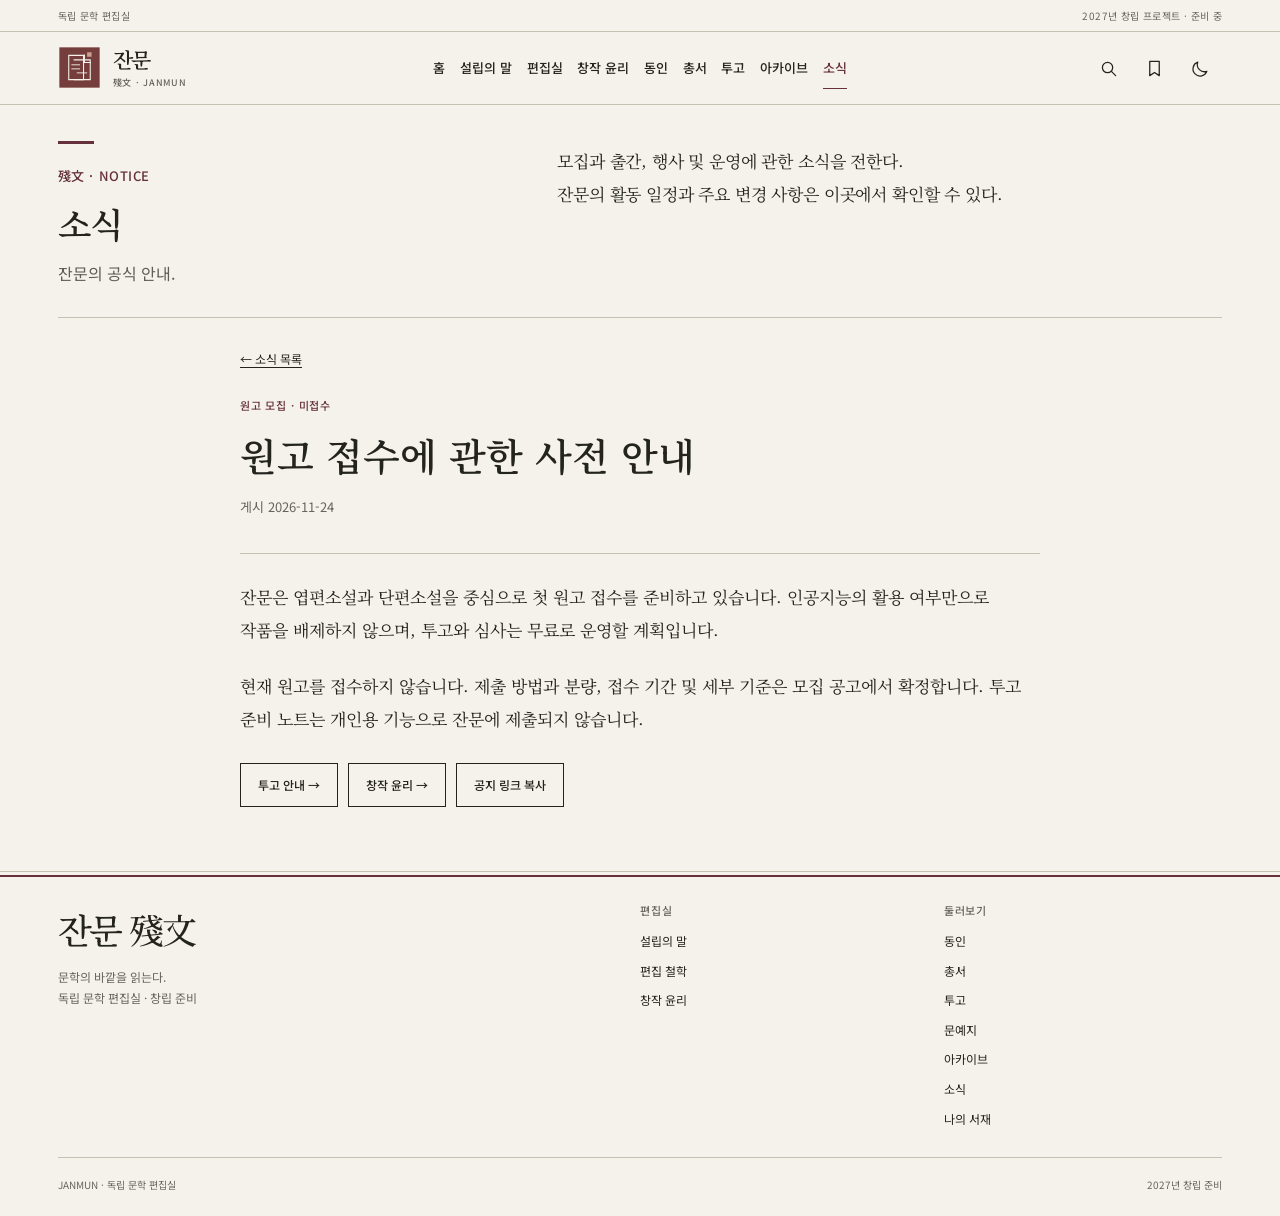
<file: news/submission-preview/index.html>
<!doctype html>
<html lang="ko" data-theme="light" data-site-root="../../" data-start-route="news/submission-preview">
  <head>
    <meta charset="utf-8">
    <meta name="viewport" content="width=device-width,initial-scale=1,viewport-fit=cover">
    <meta name="theme-color" content="#f5f2eb">
    <link rel="icon" type="image/svg+xml" href="../../assets/janmun-mark.svg">
    <link rel="stylesheet" href="../../css/style.css?v=1.0.1">
    <script src="../../js/news-data.js?v=0.9.9" defer></script>
    <script src="../../js/main.js?v=1.1.0" defer></script>
    <!-- JANMUN SEO BEGIN -->
    <title>원고 접수에 관한 사전 안내 | 잔문 殘文</title>
    <meta name="description" content="잔문은 엽편소설과 단편소설을 중심으로 첫 원고 접수를 준비하고 있습니다. 인공지능의 활용 여부만으로 작품을 배제하지 않으며, 투고와 심사는 무료로 운영할 계획입니다.">
    <link rel="canonical" href="https://dffxonnb-cyber.github.io/JANMUN/news/submission-preview/">
    <meta name="robots" content="index, follow">
    <meta property="og:type" content="article">
    <meta property="og:site_name" content="잔문 殘文">
    <meta property="og:locale" content="ko_KR">
    <meta property="og:title" content="원고 접수에 관한 사전 안내 | 잔문 殘文">
    <meta property="og:description" content="잔문은 엽편소설과 단편소설을 중심으로 첫 원고 접수를 준비하고 있습니다. 인공지능의 활용 여부만으로 작품을 배제하지 않으며, 투고와 심사는 무료로 운영할 계획입니다.">
    <meta property="og:url" content="https://dffxonnb-cyber.github.io/JANMUN/news/submission-preview/">
    <meta property="og:image" content="https://dffxonnb-cyber.github.io/JANMUN/assets/share.png">
    <meta property="og:image:width" content="1200">
    <meta property="og:image:height" content="630">
    <meta property="og:image:alt" content="잔문 편집실 로고">
    <meta name="twitter:card" content="summary_large_image">
    <meta name="twitter:title" content="원고 접수에 관한 사전 안내 | 잔문 殘文">
    <meta name="twitter:description" content="잔문은 엽편소설과 단편소설을 중심으로 첫 원고 접수를 준비하고 있습니다. 인공지능의 활용 여부만으로 작품을 배제하지 않으며, 투고와 심사는 무료로 운영할 계획입니다.">
    <meta name="twitter:image" content="https://dffxonnb-cyber.github.io/JANMUN/assets/share.png">
    <meta property="article:published_time" content="2026-11-24">
    <script type="application/ld+json">{"@context":"https://schema.org","@type":"WebPage","name":"원고 접수에 관한 사전 안내 | 잔문 殘文","description":"잔문은 엽편소설과 단편소설을 중심으로 첫 원고 접수를 준비하고 있습니다. 인공지능의 활용 여부만으로 작품을 배제하지 않으며, 투고와 심사는 무료로 운영할 계획입니다.","url":"https://dffxonnb-cyber.github.io/JANMUN/news/submission-preview/","inLanguage":"ko","isPartOf":{"@id":"https://dffxonnb-cyber.github.io/JANMUN/#website"}}</script>
    <!-- JANMUN SEO END -->
  </head>
  <body>
    <a class="skip" href="#main">본문 바로가기</a>
    <div class="progress" aria-hidden="true">
    </div>
    <div class="utility">
      <div class="shell">
        <span>독립 문학 편집실</span><span>2027년 창립 프로젝트 · 준비 중</span>
      </div>
    </div>
    <header class="mast">
      <div class="shell mast-in">
        <a class="brand" href="../../" data-route-link="home" aria-label="잔문 홈"><img class="brand-mark" src="../../assets/janmun-mark.svg" alt="" width="43" height="43"><span class="brand-text">잔문<small>殘文 · JANMUN</small></span></a>
        <nav class="nav" id="navigation" aria-label="주 메뉴">
          <a href="../../" data-route-link="home">홈</a>
          <a href="../../about/" data-route-link="about">설립의 말</a>
          <a href="../../editorial/" data-route-link="editorial">편집실</a>
          <a href="../../ethics/" data-route-link="ethics">창작 윤리</a>
          <a href="../../members/" data-route-link="members">동인</a>
          <a href="../../books/" data-route-link="books">총서</a>
          <a href="../../submission/" data-route-link="submission">투고</a>
          <a href="../../archive/" data-route-link="archive">아카이브</a>
          <a href="../../news/" data-route-link="news">소식</a>
        </nav>
        <div class="tools">
          <button class="iconbtn" id="search-open" aria-label="글 검색" title="글 검색"><svg viewBox="0 0 24 24"><circle cx="10.8" cy="10.8" r="6.5"/><path d="m16 16 5 5"/></svg></button>
          <a class="iconbtn" href="../../saved/" data-route-link="saved" aria-label="나의 서재" title="나의 서재"><svg viewBox="0 0 24 24"><path d="M6 3h12v18l-6-4-6 4z"/></svg></a>
          <button class="iconbtn" id="theme" aria-label="화면 테마 전환" aria-pressed="false" title="어두운 화면"><svg viewBox="0 0 24 24"><path d="M20 15.5A9 9 0 0 1 8.5 4 9 9 0 1 0 20 15.5Z"/></svg></button>
          <button class="iconbtn mobile" id="mobile" aria-label="메뉴 열기" aria-controls="navigation" aria-expanded="false"><svg viewBox="0 0 24 24"><path d="M3 6h18M3 12h18M3 18h18"/></svg></button>
        </div>
      </div>
    </header>
    <main id="main" tabindex="-1">
      <!-- Home: editorial masthead, lead essay and contents -->
      <template data-janmun-view="home">
      <section class="view shell" id="page-home" hidden>
        <div class="edition-line">
          <span>독립 문학 편집실</span>
          <span class="edition-center">문학의 바깥을 읽는다.</span>
          <span>창립 준비 · 2027</span>
        </div>
        <div class="front-masthead">
          <h1 class="front-title">잔문<span>殘文</span></h1>
          <div class="front-imprint">
            <span>JANMUN</span>
            <span>아직 독자를 만나지 못한 글들에 관하여.</span>
          </div>
        </div>

        <section class="front-feature" aria-labelledby="lead-title">
          <figure class="front-art">
            <div class="founding-plate" role="group" aria-label="잔문의 창립 표제">
              <div class="founding-plate-header">
                <span>殘文</span><span>창립 문서 01</span>
              </div>
              <div class="founding-plate-body">
                <div class="founding-characters" aria-label="미독">
                  <span aria-hidden="true">未</span><span aria-hidden="true">讀</span>
                </div>
                <p class="founding-note"><span>아직</span><span>읽히지</span><span>않은 글.</span></p>
              </div>
              <div class="founding-plate-footer">
                <p>그렇게 만든 책이 누군가의 책장에 오래 남아 있기를 바란다.</p>
                <span class="founding-seal" aria-hidden="true">殘</span>
              </div>
            </div>
            <figcaption><span>미독 未讀</span><span>잔문 편집 그래픽 01</span></figcaption>
          </figure>
          <div class="front-copy">
            <div class="front-kicker"><span>창립 문서</span><span>01 / 04</span></div>
            <h2 id="lead-title">많은 책을 만드는 것보다 한 권의 책을 제대로 만드는 일에 마음을 둔다.</h2>
            <p>잔문은 소설을 읽고, 다듬고, 책으로 만드는 작은 문학 편집실이다.</p>
            <div class="front-actions">
              <a class="primary" href="../../about/" data-route-link="about">설립의 말 읽기 <span aria-hidden="true">↗</span></a>
              <a class="textlink" href="../../archive/?category=journal" data-route-link="journal">문예지 둘러보기 →</a>
            </div>
          </div>
        </section>

        <div class="home-notice"><span class="eyebrow">편집실 소식</span><a href="../../news/founding/" data-route-link="news/founding">잔문은 창립을 준비하고 있다. <span aria-hidden="true">→</span></a></div>
        <div class="resume" id="resume" hidden>
          <div><span class="eyebrow">마지막으로 읽은 글</span><a id="resume-link" href="../../archive/" data-route-link="archive"></a></div>
          <button id="resume-clear" type="button">기록 지우기</button>
        </div>

        <div class="front-index">
          <section class="front-contents" aria-labelledby="contents-title">
            <div class="section-top">
              <div><span class="eyebrow">창립 문서 01—04</span><h2 id="contents-title">잔문의 목차</h2></div>
              <a class="textlink" href="../../archive/" data-route-link="archive">전체 보기 ↗</a>
            </div>
            <div class="entry-grid">
              <a class="entry" href="../../about/" data-route-link="about"><span class="entry-no">01</span><h3>설립의 말</h3><p>문학의 바깥을 읽는 이유<span class="entry-detail" data-entry-meta="about"></span></p><span class="entry-arrow" aria-hidden="true">↗</span></a>
              <a class="entry" href="../../editorial/" data-route-link="editorial"><span class="entry-no">02</span><h3>편집 철학</h3><p>무엇을 남길 것인가.<span class="entry-detail" data-entry-meta="editorial"></span></p><span class="entry-arrow" aria-hidden="true">↗</span></a>
              <a class="entry" href="../../ethics/" data-route-link="ethics"><span class="entry-no">03</span><h3>창작 윤리</h3><p>완벽함이 아니라 정직함.<span class="entry-detail" data-entry-meta="ethics"></span></p><span class="entry-arrow" aria-hidden="true">↗</span></a>
              <a class="entry" href="../../members/" data-route-link="members"><span class="entry-no">04</span><h3>잔문 동인</h3><p>서로의 가장 이른 독자이자, 가장 오래 남는 독자로.<span class="entry-detail" data-entry-meta="members"></span></p><span class="entry-arrow" aria-hidden="true">↗</span></a>
            </div>
          </section>
          <aside class="front-margin">
            <span class="eyebrow">문장 하나</span>
            <blockquote id="front-quote">무엇을 남길 것인가.</blockquote>
            <a id="front-quote-source" href="../../editorial/" data-route-link="editorial">편집 철학</a>
            <button class="quiet-button" type="button" id="next-quote">다른 문장 <span aria-hidden="true">↻</span></button>
          </aside>
        </div>

        <section class="front-projects" aria-labelledby="project-title">
          <div class="section-top">
            <div><span class="eyebrow">2027년 창립 프로젝트</span><h2 id="project-title">만들어 가는 것들</h2></div>
          </div>
          <div class="project-grid">
            <a class="project" href="../../archive/?category=journal" data-route-link="journal"><span class="eyebrow">01 · 문예지</span><h3>아직 읽히지 않은 글.</h3><p>단편과 엽편, 창작의 기록을 발표할 공간.</p><span class="project-link">문예지 ↗</span></a>
            <a class="project" href="../../members/" data-route-link="members"><span class="eyebrow">02 · 동인</span><h3>서로의 첫 독자로.</h3><p>정기 모집으로 함께하는 소규모 온라인 문학 공동체.</p><span class="project-link">동인 소개 ↗</span></a>
            <a class="project" href="../../books/" data-route-link="books"><span class="eyebrow">03 · 총서</span><h3>한 권씩, 오래 남을 문학을.</h3><p>첫 공동 소설집을 준비하고 있다.</p><span class="project-link">총서 보기 ↗</span></a>
          </div>
        </section>
        <div class="front-invitation"><div><span class="eyebrow">창작자에게</span><h2>당신의 글을 기다리는 곳.</h2><p>현재 원고 접수와 동인 모집을 준비하고 있다.</p></div><a href="../../submission/" data-route-link="submission" class="outline">투고 안내 읽기 ↗</a></div>
      </section>
      </template>
      <template data-janmun-view="about">
      <section class="view shell reading" id="page-about" hidden>
        <div class="crumb">
          <a href="../../" data-route-link="home">잔문</a> / <a href="../../archive/" data-route-link="archive">아카이브</a> / 설립의 말
        </div>
        <div class="reader-grid">
          <article class="editorial-spread">
            <header class="article-head editorial-heading">
              <p class="eyebrow">잔문 · 창립 문서 01</p>
              <h1>설립의 말</h1>
              <p>문학의 바깥을 읽는 이유</p>
              <div class="reading-meta">
                <span data-reading-time="about"></span><span data-reading-status="about"></span>
              </div>
            </header>
            <div class="prose editorial-copy">
              <p>잔문은 소설을 읽고, 다듬고, 책으로 만드는 작은 문학 편집실이다.</p>
              <p>우리는 작가가 어떤 이력을 가졌는지보다 어떤 글을 쓰는지에 관심이 있다. 인공지능을 활용한 글도, 혼자 힘으로 완성한 글도 그 자체로 읽고자 한다. 창작의 방식은 저마다 다를 수 있지만, 자신의 글을 대하는 태도만큼은 중요하게 생각한다.</p>
              <p>완성된 원고뿐 아니라 아직 고쳐 쓸 여지가 있는 글에도 관심을 기울인다. 작가가 쓰고 싶었던 이야기를 함께 고민하고, 그 사람의 문장을 잃지 않는 방향으로 작품을 다듬고 싶다.</p>
              <p>많은 책을 만드는 것보다 한 권의 책을 제대로 만드는 일에 마음을 둔다.</p>
              <p>그렇게 만든 책이 누군가의 책장에 오래 남아 있기를 바란다.</p>
              <p><strong>문학의 바깥을 읽는다.</strong></p>
              <p>잔문 殘文</p>
            </div>
            <div class="annotation-area">
              <div class="annotation-head"><h2>읽고 남기기</h2><span class="muted">나만의 비공개 기록</span></div>
              <p class="muted">본문의 문장을 선택하거나 아래 버튼으로 문단을 골라 저장하세요.</p>
              <div class="actions"><button class="outline" type="button" data-collect="about">문장 수집</button><button class="outline" type="button" data-note-open="about">독서 메모 쓰기</button><a class="textlink" href="../../saved/" data-route-link="saved">나의 서재 ↗</a></div>
              <div class="note-editor" data-note-editor="about" hidden><label>이 글에 대한 메모<textarea rows="4" maxlength="3000" data-note-text="about" placeholder="읽으며 남은 생각을 적어 보세요."></textarea></label><div class="actions"><button class="primary" type="button" data-note-save="about">메모 저장</button><button class="outline" type="button" data-note-close="about">닫기</button></div></div>
            </div>
            <div class="reader-end-controls">
              <button class="outline" type="button" data-read="about" aria-pressed="false">읽음 표시</button><button class="outline" type="button" data-print>인쇄 / PDF 저장</button>
            </div>
            <div class="next-reading">
              <a href="../../" data-route-link="home"><small>← 처음으로</small>잔문</a><a href="../../editorial/" data-route-link="editorial"><small>다음 글 →</small>편집 철학</a>
            </div>
            <div class="article-end">
              <span>殘</span><a href="../../archive/" data-route-link="archive">모든 글 보기 ↗</a>
            </div>
          </article>
        </div>
      </section>
      </template>
      <template data-janmun-view="editorial">
      <section class="view shell reading" id="page-editorial" hidden>
        <div class="crumb">
          <a href="../../" data-route-link="home">잔문</a> / <a href="../../archive/" data-route-link="archive">아카이브</a> / 편집 철학
        </div>
        <div class="reader-grid">
          <article class="editorial-spread">
            <header class="article-head editorial-heading">
              <p class="eyebrow">잔문 · 창립 문서 02</p>
              <h1>편집 철학</h1>
              <p>무엇을 남길 것인가.</p>
              <div class="reading-meta">
                <span data-reading-time="editorial"></span><span data-reading-status="editorial"></span>
              </div>
            </header>
            <div class="prose editorial-copy">
              <p>잔문은 익숙한 것을 낯설게 바라보는 소설에 관심이 있다.</p>
              <p>특별한 사건이 있어야 좋은 이야기가 되는 것은 아니다. 오래 함께 살아온 사람을 문득 이해할 수 없게 되는 순간이나, 무심코 지나친 일에서 이전과 다른 의미를 발견하는 일도 충분히 소설이 될 수 있다.</p>
              <p>우리는 작품이 다루는 소재보다 그것을 바라보는 작가의 시선을 중요하게 생각한다.</p>
              <p>원고를 살필 때에는 문장의 정확성, 인물의 개연성, 이야기의 구조를 함께 검토한다. 다만 모든 문장이 매끄러워야 한다고 생각하지는 않는다. 작품의 결함과 작가의 개성을 구분하는 것 역시 편집의 몫이기 때문이다.</p>
              <p>고쳐야 할 문장과 고치지 말아야 할 문장 사이에서 충분히 고민한다.</p>
              <p>잔문이라는 이름에는 그러한 뜻도 담겨 있다.</p>
              <p>무엇을 남길 것인가.</p>
              <p>우리가 원고를 읽으며 가장 오래 생각하는 질문이다.</p>
            </div>
            <div class="annotation-area">
              <div class="annotation-head"><h2>읽고 남기기</h2><span class="muted">나만의 비공개 기록</span></div>
              <p class="muted">본문의 문장을 선택하거나 아래 버튼으로 문단을 골라 저장하세요.</p>
              <div class="actions"><button class="outline" type="button" data-collect="editorial">문장 수집</button><button class="outline" type="button" data-note-open="editorial">독서 메모 쓰기</button><a class="textlink" href="../../saved/" data-route-link="saved">나의 서재 ↗</a></div>
              <div class="note-editor" data-note-editor="editorial" hidden><label>이 글에 대한 메모<textarea rows="4" maxlength="3000" data-note-text="editorial" placeholder="읽으며 남은 생각을 적어 보세요."></textarea></label><div class="actions"><button class="primary" type="button" data-note-save="editorial">메모 저장</button><button class="outline" type="button" data-note-close="editorial">닫기</button></div></div>
            </div>
            <div class="reader-end-controls">
              <button class="outline" type="button" data-read="editorial" aria-pressed="false">읽음 표시</button><button class="outline" type="button" data-print>인쇄 / PDF 저장</button>
            </div>
            <div class="next-reading">
              <a href="../../about/" data-route-link="about"><small>← 이전 글</small>설립의 말</a><a href="../../ethics/" data-route-link="ethics"><small>다음 글 →</small>창작 윤리</a>
            </div>
            <div class="article-end">
              <span>殘</span><a href="../../archive/" data-route-link="archive">모든 글 보기 ↗</a>
            </div>
          </article>
        </div>
      </section>
      </template>
      <template data-janmun-view="ethics">
      <section class="view shell reading" id="page-ethics" hidden>
        <div class="crumb">
          <a href="../../" data-route-link="home">잔문</a> / <a href="../../archive/" data-route-link="archive">아카이브</a> / 창작 윤리
        </div>
        <div class="reader-grid">
          <article class="editorial-spread">
            <header class="article-head editorial-heading">
              <p class="eyebrow">잔문 · 창립 문서 03</p>
              <h1>창작 윤리</h1>
              <p>완벽함이 아니라 정직함.</p>
              <div class="reading-meta">
                <span data-reading-time="ethics"></span><span data-reading-status="ethics"></span>
              </div>
            </header>
            <div class="prose editorial-copy">
              <p>창작의 방식은 저마다 다르지만, 작품에 대한 책임까지 달라지는 것은 아니다.</p>
              <p>잔문은 인공지능의 활용을 창작의 결격 사유로 삼지 않는다. 다만 사용한 도구와 그 개입 범위를 사실대로 밝히고, 타인의 저작물과 권리를 존중하는 것을 기본으로 삼는다.</p>
              <p>우리는 모든 문장을 직접 작성했다는 사실만으로 창작의 주체성이 증명된다고 생각하지 않는다. 무엇을 받아들이고 무엇을 거절했는지, 어떤 판단을 거쳐 작품을 완성했는지 역시 창작의 일부다.</p>
              <p>그러나 도구의 도움을 받았다는 사실이 작품의 결함이나 윤리적 문제에 대한 면책 사유가 될 수는 없다. 최종 원고에 대한 판단과 책임은 창작자에게 있다.</p>
              <p>창작의 과정을 숨기지 않는다.<br>타인의 것을 자신의 것으로 내놓지 않는다.<br>자신이 완성한 작품에 책임을 진다.</p>
              <p>잔문이 창작자에게 바라는 것은 완벽함이 아니라 정직함이다.</p>
            </div>
            <div class="annotation-area">
              <div class="annotation-head"><h2>읽고 남기기</h2><span class="muted">나만의 비공개 기록</span></div>
              <p class="muted">본문의 문장을 선택하거나 아래 버튼으로 문단을 골라 저장하세요.</p>
              <div class="actions"><button class="outline" type="button" data-collect="ethics">문장 수집</button><button class="outline" type="button" data-note-open="ethics">독서 메모 쓰기</button><a class="textlink" href="../../saved/" data-route-link="saved">나의 서재 ↗</a></div>
              <div class="note-editor" data-note-editor="ethics" hidden><label>이 글에 대한 메모<textarea rows="4" maxlength="3000" data-note-text="ethics" placeholder="읽으며 남은 생각을 적어 보세요."></textarea></label><div class="actions"><button class="primary" type="button" data-note-save="ethics">메모 저장</button><button class="outline" type="button" data-note-close="ethics">닫기</button></div></div>
            </div>
            <div class="reader-end-controls">
              <button class="outline" type="button" data-read="ethics" aria-pressed="false">읽음 표시</button><button class="outline" type="button" data-print>인쇄 / PDF 저장</button>
            </div>
            <div class="next-reading">
              <a href="../../editorial/" data-route-link="editorial"><small>← 이전 글</small>편집 철학</a><a href="../../members/" data-route-link="members"><small>다음 글 →</small>잔문 동인</a>
            </div>
            <div class="article-end">
              <span>殘</span><a href="../../archive/" data-route-link="archive">모든 글 보기 ↗</a>
            </div>
          </article>
        </div>
      </section>
      </template>
      <template data-janmun-view="members">
      <section class="view shell reading" id="page-members" hidden>
        <div class="crumb">
          <a href="../../" data-route-link="home">잔문</a> / <a href="../../archive/" data-route-link="archive">아카이브</a> / 잔문 동인
        </div>
        <div class="reader-grid">
          <article class="editorial-spread">
            <header class="article-head editorial-heading">
              <p class="eyebrow">잔문 · 창립 문서 04</p>
              <h1>잔문 동인</h1>
              <p>서로의 가장 이른 독자이자, 가장 오래 남는 독자로.</p>
              <div class="reading-meta">
                <span data-reading-time="members"></span><span data-reading-status="members"></span>
              </div>
            </header>
            <div class="prose editorial-copy">
              <p>잔문 동인은 각자의 작품을 쓰고 서로의 문학을 읽는 창작 공동체다.</p>
              <p>정기 모집을 통해 소규모로 구성하며, 온라인을 중심으로 활동한다. 서로의 원고에 충분한 시간을 들이고 지속적인 대화를 나눌 수 있는 규모를 지향한다.</p>
              <p>주요 활동은 원고 합평과 작품 연구, 문학에 관한 토론이다. 완성된 작품은 물론 아직 방향을 찾지 못한 원고도 함께 살핀다. 그 과정에서 발전한 작품을 문예지와 공동 소설집으로 선보이고자 한다.</p>
              <p>서로의 문학적 취향이 같을 필요는 없다. 같은 작품을 읽고 다른 이야기를 나눌 수 있다는 것 역시 함께 읽는 이유 중 하나다.</p>
              <p>합평에서는 막연한 칭찬보다 구체적인 감상을 나눈다. 타인의 문장을 자신의 취향에 맞추기보다 그 문장이 가진 가능성을 살핀다.</p>
              <p>등단이나 출간 경력은 참여의 조건이 아니다. 꾸준히 쓰고 읽으며, 자신의 작품만큼 타인의 작품에도 시간을 내어 줄 수 있는 사람과 함께하고 싶다.</p>
              <p>서로의 가장 이른 독자이자, 가장 오래 남는 독자로.</p>
              <p>잔문 殘文</p>
            </div>
            <div class="annotation-area">
              <div class="annotation-head"><h2>읽고 남기기</h2><span class="muted">나만의 비공개 기록</span></div>
              <p class="muted">본문의 문장을 선택하거나 아래 버튼으로 문단을 골라 저장하세요.</p>
              <div class="actions"><button class="outline" type="button" data-collect="members">문장 수집</button><button class="outline" type="button" data-note-open="members">독서 메모 쓰기</button><a class="textlink" href="../../saved/" data-route-link="saved">나의 서재 ↗</a></div>
              <div class="note-editor" data-note-editor="members" hidden><label>이 글에 대한 메모<textarea rows="4" maxlength="3000" data-note-text="members" placeholder="읽으며 남은 생각을 적어 보세요."></textarea></label><div class="actions"><button class="primary" type="button" data-note-save="members">메모 저장</button><button class="outline" type="button" data-note-close="members">닫기</button></div></div>
            </div>
            <div class="reader-end-controls">
              <button class="outline" type="button" data-read="members" aria-pressed="false">읽음 표시</button><button class="outline" type="button" data-print>인쇄 / PDF 저장</button>
            </div>
            <div class="next-reading">
              <a href="../../ethics/" data-route-link="ethics"><small>← 이전 글</small>창작 윤리</a><a href="../../books/" data-route-link="books"><small>다음으로 →</small>잔문 총서</a>
            </div>
            <div class="article-end">
              <span>殘</span><a href="../../archive/" data-route-link="archive">모든 글 보기 ↗</a>
            </div>
          </article>
        </div>
      </section>
      </template>
      <template data-janmun-view="archive">
      <section class="view shell" id="page-archive" hidden>
        <div class="archive-intro editorial-spread">
          <header class="archive-heading editorial-heading">
            <span class="archive-rule" aria-hidden="true"></span>
            <span class="eyebrow">殘文 · 文學記錄</span>
            <h1>아카이브</h1>
            <p>문학이 만들어지고 남겨진 자리.</p>
          </header>
          <div class="archive-intro-copy editorial-copy">
            <p>잔문의 창립 문서부터 작가의 작품, 편집 과정과 문학에 관한 대화까지. 한 편의 글이 완성되기까지의 시간과 그 이후에 남겨진 기록을 모은다.</p>
            <p>잔문이 지나온 시간은 이곳에 쌓인다.</p>
          </div>
        </div>
        <div class="page-body archive-body">
          <div class="archive-controls">
            <div class="archive-categories" role="group" aria-label="기록 분류">
              <button type="button" data-archive-category="all" aria-pressed="true">전체<span data-archive-category-count="all"></span></button>
              <button type="button" data-archive-category="founding" aria-pressed="false">창립 문서<span data-archive-category-count="founding"></span></button>
              <button type="button" data-archive-category="journal" aria-pressed="false">문예지<span data-archive-category-count="journal"></span></button>
              <button type="button" data-archive-category="author" aria-pressed="false">작가 기록<span data-archive-category-count="author"></span></button>
              <button type="button" data-archive-category="editing" aria-pressed="false">편집 기록<span data-archive-category-count="editing"></span></button>
              <button type="button" data-archive-category="criticism" aria-pressed="false">문학 비평<span data-archive-category-count="criticism"></span></button>
              <button type="button" data-archive-category="publication" aria-pressed="false">출간 기록<span data-archive-category-count="publication"></span></button>
              <button type="button" data-archive-category="community" aria-pressed="false">공동체 기록<span data-archive-category-count="community"></span></button>
            </div>
            <div class="searchbar archive-search">
              <input type="search" id="archive-query" placeholder="제목·본문·작가 검색" aria-label="아카이브 검색">
              <select id="archive-filter" aria-label="독서 상태"><option value="all">모든 글</option><option value="saved">저장한 글만</option><option value="unread">읽지 않은 글</option><option value="read">읽은 글</option></select>
              <select id="archive-author" aria-label="작가"><option value="all">모든 작가</option></select>
              <select id="archive-year" aria-label="등록 연도"><option value="all">모든 등록 연도</option></select>
              <select id="archive-sort" aria-label="기록 정렬"><option value="number">기록 번호순</option><option value="newest">최근 등록순</option><option value="oldest">오래된 등록순</option></select>
            </div>
          </div>
          <div class="archive-results-head"><div class="archive-count" id="archive-count" aria-live="polite"></div><a class="textlink" href="../../saved/" data-route-link="saved">나의 서재 ↗</a></div>
          <div id="archive-list" class="archive-list"><!-- STATIC archive-list BEGIN --><div class="archive-row"><span class="eyebrow">01</span><a href="../../about/" data-route-link="about"><span class="archive-record-meta">창립 문서 · 잔문 · 등록 2026-11-24</span><h3>설립의 말</h3><p>문학의 바깥을 읽는 이유</p></a></div><div class="archive-row"><span class="eyebrow">02</span><a href="../../editorial/" data-route-link="editorial"><span class="archive-record-meta">창립 문서 · 잔문 · 등록 2026-11-24</span><h3>편집 철학</h3><p>무엇을 남길 것인가.</p></a></div><div class="archive-row"><span class="eyebrow">03</span><a href="../../ethics/" data-route-link="ethics"><span class="archive-record-meta">창립 문서 · 잔문 · 등록 2026-11-24</span><h3>창작 윤리</h3><p>완벽함이 아니라 정직함.</p></a></div><div class="archive-row"><span class="eyebrow">04</span><a href="../../members/" data-route-link="members"><span class="archive-record-meta">창립 문서 · 잔문 · 등록 2026-11-24</span><h3>잔문 동인</h3><p>서로의 가장 이른 독자이자, 가장 오래 남는 독자로.</p></a></div><!-- STATIC archive-list END --></div>
          <div class="archive-empty-actions" id="archive-empty-actions" hidden><a class="outline" href="../../submission/" data-route-link="submission">투고 안내 →</a></div>
          <p class="archive-footnote">기록의 등록일은 아카이브에 수록한 날짜이며, 최초 집필일이나 발표일과 다를 수 있다. 작가의 미공개 원고와 합평·편집 기록은 동의를 얻은 경우에만 공개한다.</p>
        </div>
      </section>
      </template>
      <template data-janmun-view="saved">
      <section class="view shell" id="page-saved" hidden>
        <div class="editorial-spread library-intro">
          <header class="editorial-heading">
            <span class="editorial-rule" aria-hidden="true"></span>
            <span class="eyebrow">나의 독서 기록</span>
            <h1>나의 서재</h1>
          </header>
          <div class="editorial-copy"><p>읽고, 남기고, 다시 펼쳐 보는 곳. 기록은 이 브라우저에만 저장됩니다.</p></div>
        </div>
        <div class="page-body">
          <div class="library-summary" aria-label="서재 현황">
            <div><strong id="save-count">0</strong><span>저장한 글</span></div>
            <div><strong id="finished-count">0</strong><span>읽은 글</span></div>
            <div><strong id="quote-count">0</strong><span>수집한 문장</span></div>
            <div><strong id="note-count">0</strong><span>독서 메모</span></div>
          </div>
          <div class="library-tabs" role="group" aria-label="서재 분류">
            <button type="button" data-library-tab="saved" aria-pressed="true">보관함</button>
            <button type="button" data-library-tab="quotes" aria-pressed="false">문장 수집</button>
            <button type="button" data-library-tab="notes" aria-pressed="false">독서 메모</button>
            <button type="button" data-library-tab="history" aria-pressed="false">읽은 기록</button>
          </div>
          <div id="library-saved" class="library-panel"><div class="archive-list" id="saved-list"></div><p><a class="outline" href="../../archive/" data-route-link="archive">다른 글 찾기 →</a></p></div>
          <div id="library-quotes" class="library-panel" hidden><div id="quote-list" class="archive-list"></div></div>
          <div id="library-notes" class="library-panel" hidden><div id="note-list" class="archive-list"></div></div>
          <div id="library-history" class="library-panel" hidden><div id="history-list" class="archive-list"></div></div>
          <div class="library-export"><p class="muted">기기를 바꾸거나 브라우저 데이터를 삭제하기 전에 기록을 파일로 보관하세요.</p><button type="button" class="outline" id="library-export">서재 기록 내려받기 ↓</button></div>
        </div>
      </section>
      </template>
      <template data-janmun-view="books">
      <section class="view shell" id="page-books" hidden>
        <div class="series-intro editorial-spread">
          <header class="series-heading editorial-heading">
            <span class="series-rule" aria-hidden="true"></span>
            <span class="eyebrow">출간 준비</span>
            <h1>잔문 총서</h1>
            <p>한 권씩, 오래 남을 문학을.</p>
          </header>
          <div class="prose series-copy editorial-copy">
            <p>잔문 총서는 서로 다른 작가의 문학을 한 권씩 엮어 가는 출간 프로젝트다.</p>
            <p>단편소설집과 공동 소설집을 중심으로 시작하되, 작품에 따라 책의 형태와 구성을 달리하고자 한다. 한 권의 책이 가진 고유한 성격을 존중하며, 정해진 형식에 작품을 맞추지 않는다.</p>
            <p>원고의 선정부터 편집, 표지와 지면의 구성까지 작품을 읽는 경험의 일부라고 생각한다. 내용과 형식이 서로 어긋나지 않는 책을 만들고 싶다.</p>
            <p>출간의 수나 속도에 얽매이지 않는다. 각자의 작품에 필요한 시간을 들이고, 충분한 편집을 거쳐 독자에게 건넨다.</p>
            <p>잔문의 책이 책장에 꽂힌 뒤에도 몇 번쯤 다시 펼쳐지는 책이기를 바란다.</p>
            <p>한 권씩, 오래 남을 문학을.</p>
            <p>잔문 殘文</p>
          </div>
        </div>
        <div class="section-top"><h2>첫 출간 프로젝트</h2><span class="muted">기획 단계</span></div>
        <div class="page-body book-layout">
          <div class="book-cover" aria-label="첫 공동 소설집 표지 콘셉트, 제목 미정">
            <span>殘文 · 공동선 001 / 기획 시안</span><strong>잔문 공동선</strong><span>첫 번째 소설집 · 제목 미정</span>
          </div>
          <div class="book-info">
            <span class="status">출간 기획 중</span>
            <h2>첫 번째 공동 소설집</h2>
            <p>서로 다른 작가의 엽편과 단편을 한 권으로 엮는 첫 번째 프로젝트다. 작품의 완성도를 중심으로 원고를 선정하며, 제목과 수록작은 아직 확정되지 않았다.</p>
            <dl class="facts">
              <dt>출간 목표</dt><dd>2027년 하반기 (안)</dd>
              <dt>구성</dt><dd>엽편·단편소설</dd>
              <dt>출간 형태</dt><dd>종이책 중심 · 전자책 병행 계획</dd>
              <dt>작가</dt><dd>모집 전</dd>
              <dt>판매</dt><dd>미정 · 예약 접수 없음</dd>
            </dl>
            <a class="outline" href="../../members/" data-route-link="members">잔문 동인에 관하여 →</a>
          </div>
        </div>
        <div class="section-top"><h2>총서의 구성</h2><span class="muted">기획 분류</span></div>
        <div class="page-body">
          <p>공동선과 소설선을 중심으로 시작하고, 작품과 운영 여건에 따라 다른 시리즈를 확장할 계획이다.</p>
          <dl class="facts">
            <dt>잔문 소설선</dt><dd>개인 단편·중편 소설집</dd>
            <dt>잔문 공동선</dt><dd>여러 작가의 공동 소설집</dd>
            <dt>잔문 엽편선</dt><dd>짧은 소설을 엮은 작품집</dd>
            <dt>잔문 문고</dt><dd>작은 판형의 문학 시리즈</dd>
            <dt>잔문 특별판</dt><dd>작품의 특성에 따른 별도 기획</dd>
          </dl>
          <p class="muted">현재 출간된 도서는 없으며, 세부 출간 일정은 확정 후 소식에서 안내한다.</p>
          <a class="outline" href="../../news/" data-route-link="news">잔문 소식 →</a>
        </div>
      </section>
      </template>
      <template data-janmun-view="submission">
      <section class="view shell" id="page-submission" hidden>
        <div class="editorial-spread submission-intro">
          <header class="editorial-heading">
            <span class="editorial-rule" aria-hidden="true"></span>
            <span class="eyebrow">접수 준비</span>
            <h1>투고</h1>
            <p>창작의 방식을 숨기지 않고도 작품을 건넬 수 있는 곳.</p>
          </header>
          <div class="editorial-copy">
            <span class="status">현재 모집 및 원고 접수 준비 중</span>
            <p class="recruit-note">동인 및 작가 모집 일정, 원고 제출 방법, 세부 심사 기준은 확정 후 이 페이지에서 공개합니다.</p>
          </div>
        </div>
        <div class="submission-faq-layout">
          <div class="faq-nav">
            <span class="eyebrow">투고 안내 · Q&amp;A</span>
            <h2>투고에 관하여</h2>
            <p>투고 전에 궁금한 사항을 확인하세요. 세부 접수 기준은 모집 공고에서 확정합니다.</p>
            <div class="faq-filters" role="group" aria-label="질문 분류">
              <button type="button" data-faq-filter="all" aria-pressed="true">전체</button>
              <button type="button" data-faq-filter="eligibility" aria-pressed="false">투고 자격</button>
              <button type="button" data-faq-filter="ai" aria-pressed="false">AI 활용</button>
              <button type="button" data-faq-filter="review" aria-pressed="false">심사 및 편집</button>
              <button type="button" data-faq-filter="rights" aria-pressed="false">비용 및 권리</button>
              <button type="button" data-faq-filter="apply" aria-pressed="false">접수 안내</button>
            </div>
            <p><a class="textlink" href="../../ethics/" data-route-link="ethics">창작 윤리 전문 읽기 ↗</a></p>
          </div>
          <div class="faq" id="submission-faq">
            <section class="faq-group" data-faq-group="eligibility" aria-label="투고 자격">
              <h3>투고 자격</h3>
              <details>
                <summary>누구나 투고할 수 있나요?</summary>
                <div class="faq-answer"><p>등단 여부나 출간 경력에 관계없이 투고할 수 있습니다. 처음 소설을 쓰는 분부터 꾸준히 작품 활동을 이어 온 분까지, 창작자의 이력보다 제출한 작품 자체를 중심으로 검토합니다.</p><p>잔문 동인에 소속되어 있지 않아도 투고할 수 있습니다.</p></div>
              </details>
              <details>
                <summary>어떤 작품을 투고할 수 있나요?</summary>
                <div class="faq-answer"><p>엽편소설과 단편소설을 중심으로 원고를 검토할 예정입니다. 특정한 분위기나 주제를 잔문의 취향에 맞추어 작성할 필요는 없습니다.</p><p>중편 및 장편소설의 접수 여부, 분량과 제출 형식은 모집 공고에서 안내합니다.</p></div>
              </details>
              <details>
                <summary>아직 완성하지 못한 원고도 제출할 수 있나요?</summary>
                <div class="faq-answer"><p>정식 출간 투고는 완결된 원고를 원칙으로 준비하고 있습니다. 완결된 원고라도 수정과 발전 가능성을 함께 검토합니다.</p><p>집필 중인 작품에 대한 지속적인 합평을 원하신다면 잔문 동인 활동을 권장합니다.</p></div>
              </details>
              <details>
                <summary>이미 다른 플랫폼에 공개한 작품도 제출할 수 있나요?</summary>
                <div class="faq-answer"><p>개인 블로그나 브런치 등에서 공개한 작품도 기존 계약 및 권리 관계에 문제가 없다면 검토할 수 있는 방향으로 준비하고 있습니다.</p><p>이전에 공개하거나 출간한 이력은 투고 시 밝혀 주시기 바랍니다. 기발표작의 구체적인 접수 기준은 모집 공고에서 확정합니다.</p></div>
              </details>
            </section>
            <section class="faq-group" data-faq-group="ai" aria-label="AI 활용">
              <h3>AI 활용</h3>
              <details>
                <summary>인공지능을 활용한 작품도 투고할 수 있나요?</summary>
                <div class="faq-answer"><p>가능합니다. 소재 발굴, 자료 조사, 이야기의 구조 설계, 초고 작성, 문장 수정 등 창작 과정에서 인공지능을 활용한 작품도 검토 대상입니다.</p><p>다만 인공지능의 개입 과정과 범위를 사실대로 밝히고, 타인의 권리를 존중하며 최종 원고에 대한 책임을 져야 합니다. 활용 여부만으로 작품의 문학적 가치를 판단하지 않습니다.</p></div>
              </details>
              <details>
                <summary>인공지능 활용 내역은 어느 정도까지 공개해야 하나요?</summary>
                <div class="faq-answer"><p>사용한 도구, 활용 목적, 개입한 창작 단계, 최종 작품에 반영된 범위를 설명해 주시면 됩니다. 단순 교정인지 문장 생성이나 사건 구성에도 활용했는지 구분해 주시기 바랍니다.</p><p>정확한 활용 비율을 산출하기 어려운 경우 창작 과정에서 이루어진 판단과 수정 내용을 구체적으로 설명해 주시기 바랍니다. 세부 제출 양식은 모집 공고에서 안내합니다.</p></div>
              </details>
              <details>
                <summary>인공지능을 사용하지 않은 작품도 투고할 수 있나요?</summary>
                <div class="faq-answer"><p>물론입니다. 인공지능은 잔문의 창작자에게 요구되는 도구가 아닙니다. 어떠한 도구를 사용했는지보다 작품에 담긴 창작자의 시선과 문학적 완성도를 중요하게 생각합니다.</p></div>
              </details>
            </section>
            <section class="faq-group" data-faq-group="review" aria-label="심사 및 편집">
              <h3>심사 및 편집</h3>
              <details>
                <summary>원고는 어떤 기준으로 심사하나요?</summary>
                <div class="faq-answer"><p>작가의 이력이나 인지도보다 작품의 문학적 요소를 중심으로 검토합니다. 모두 완벽한 작품만을 찾는 것은 아니며, 작품마다 가진 강점과 발전 가능성을 종합적으로 살핍니다.</p><ul><li>작품의 독창성과 고유한 시선</li><li>문장의 완성도와 표현의 적절성</li><li>인물과 사건의 개연성</li><li>이야기의 구조와 완결성</li><li>작품의 정서적·사유적 깊이</li><li>편집을 통한 발전 가능성</li></ul></div>
              </details>
              <details>
                <summary>투고하면 어떤 과정을 거치게 되나요?</summary>
                <div class="faq-answer"><p>기본 제출 요건과 창작 윤리 준수 여부를 확인한 뒤 작품에 대한 편집 검토를 진행할 예정입니다. 추가 검토가 필요하면 창작 과정에 대한 질문이나 수정 제안을 드릴 수 있습니다.</p><p>최종 출간 여부는 작품 검토, 출간 여건 및 창작자와의 협의를 거쳐 결정합니다. 투고나 동인 참여 자체가 출간을 보장하지는 않습니다.</p></div>
              </details>
              <details>
                <summary>편집 과정에서 원고가 크게 변경될 수도 있나요?</summary>
                <div class="faq-answer"><p>문장, 인물, 사건 및 이야기의 구조에 관한 수정 의견을 제안할 수 있습니다. 다만 작가의 고유한 문체와 작품의 의도를 존중하며, 주요 수정 사항은 창작자와 협의하여 결정하는 것을 원칙으로 합니다.</p></div>
              </details>
            </section>
            <section class="faq-group" data-faq-group="rights" aria-label="비용 및 권리">
              <h3>비용 및 권리</h3>
              <details>
                <summary>투고하거나 출간할 때 비용이 발생하나요?</summary>
                <div class="faq-answer"><p>투고와 원고 심사는 무료로 진행합니다.</p><p>출간 계약이 성립된 작품의 편집 및 제작 비용은 잔문이 부담하며, 창작자에게 도서 구매를 출간의 조건으로 요구하지 않습니다.</p></div>
              </details>
              <details>
                <summary>출간 후 인세는 어떻게 지급되나요?</summary>
                <div class="faq-answer"><p>판매 실적에 따라 인세를 지급합니다. 구체적인 인세율과 산정 방식, 정산 주기는 출간 계약 체결 전에 안내하고 협의합니다.</p><p>공동 소설집의 경우 참여 작가 간 인세 배분 기준도 사전에 협의합니다. 인공지능 활용 여부에 따른 인세 차등은 두지 않습니다.</p></div>
              </details>
              <details>
                <summary>투고한 작품의 저작권은 어떻게 되나요?</summary>
                <div class="faq-answer"><p>원고를 투고하는 것만으로 저작권이나 출판권이 잔문에 이전되지 않습니다.</p><p>출간이 결정된 경우 출판에 필요한 이용 범위와 계약 기간 등의 조건을 별도로 협의합니다. 미출간 원고를 창작자의 동의 없이 공개하거나 출간하지 않습니다.</p></div>
              </details>
            </section>
            <section class="faq-group" data-faq-group="apply" aria-label="접수 안내">
              <h3>접수 안내</h3>
              <details>
                <summary>심사 결과는 언제 받을 수 있나요?</summary>
                <div class="faq-answer"><p>원고 검토 기간과 결과 안내 방식은 모집 공고에서 안내할 예정입니다. 선정 여부와 관계없이 결과를 안내하는 것을 운영 방향으로 삼되, 모든 원고에 개별적인 비평이나 합평을 제공하는 것은 아닙니다.</p></div>
              </details>
              <details>
                <summary>현재 원고를 제출할 수 있나요?</summary>
                <div class="faq-answer"><p>현재 잔문은 첫 원고 접수와 동인 모집을 준비하고 있습니다. 모집 일정과 접수 방법, 제출 서류 및 세부 심사 기준은 확정 후 홈페이지를 통해 공개합니다.</p><p>현재 제공되는 투고 준비 노트는 개인적인 원고 준비를 위한 기능이며, 작성 내용이 잔문에 전송되지는 않습니다.</p></div>
              </details>
            </section>
          </div>
        </div>
        <div class="section-top"><h2>심사 및 출간 절차</h2><span class="muted">운영 예정</span></div>
        <ol class="submission-steps">
          <li><span class="eyebrow">01</span><h3>원고 접수</h3><p>원고 및 창작 과정 확인</p></li>
          <li><span class="eyebrow">02</span><h3>기본 요건 검토</h3><p>제출 요건과 창작 윤리 확인</p></li>
          <li><span class="eyebrow">03</span><h3>작품 심사</h3><p>문학적 완성도와 가능성 검토</p></li>
          <li><span class="eyebrow">04</span><h3>편집 협의</h3><p>필요한 수정 방향 논의</p></li>
          <li><span class="eyebrow">05</span><h3>출간 결정 및 계약</h3><p>출간 여건·권리·인세 조건 합의</p></li>
          <li><span class="eyebrow">06</span><h3>제작 및 출간</h3><p>교정·교열·디자인·제작</p></li>
        </ol>
        <div class="section-top"><h2>투고 준비</h2><span class="muted">접수 기능 아님</span></div>
        <div class="page-body submission-grid submission-prep">
          <div class="submission-checklist">
              <h2>투고 전 확인할 사항</h2>
              <p class="muted">준비용 목록입니다. 아직 확정된 모집 요강은 아닙니다.</p>
              <label><input type="checkbox"> 원고 제목과 필명 정리</label>
              <label><input type="checkbox"> 작품 소개 작성</label>
              <label><input type="checkbox"> 창작 및 AI 활용 과정 정리</label>
              <label><input type="checkbox"> 인용 문장과 타인의 권리 확인</label>
              <label><input type="checkbox"> 최종 원고 파일 별도 보관</label>
            </div>
          <form class="draft" id="draft-form">
            <h2>투고 준비 노트</h2>
            <p class="muted">접수용이 아닌 개인 준비 양식입니다. 입력 내용은 서버로 전송되지 않습니다. 원고 전문이나 개인정보는 입력하지 마세요.</p>
            <label>필명<input name="name" placeholder="활동 필명" maxlength="80" required></label>
            <label>작품명<input name="title" maxlength="150" required></label>
            <label>분야<select name="genre"><option>단편소설</option><option>엽편소설</option><option>기타</option></select></label>
            <label>AI 활용 방식<textarea name="ai" maxlength="2000" placeholder="어떤 과정에서 어떻게 활용했는지, 또는 활용하지 않았음을 기록하세요."></textarea></label>
            <label>작품 소개<textarea name="intro" maxlength="2000" placeholder="작품에 관한 간단한 소개"></textarea></label>
            <div class="actions">
              <button class="primary" type="submit">초안 파일 내려받기 ↓</button><button class="outline" type="reset">초기화</button>
            </div>
          </form>
        </div>
      </section>
      </template>
      <section class="view shell" id="page-news">
        <div class="notice-intro editorial-spread">
          <header class="notice-heading editorial-heading"><span class="notice-rule" aria-hidden="true"></span><span class="eyebrow">殘文 · NOTICE</span><h1>소식</h1><p>잔문의 공식 안내.</p></header>
          <div class="notice-intro-copy editorial-copy"><p>모집과 출간, 행사 및 운영에 관한 소식을 전한다.<br>잔문의 활동 일정과 주요 변경 사항은 이곳에서 확인할 수 있다.</p></div>
        </div>
        <div class="page-body notice-board" id="news-board" hidden>
          <div class="notice-categories" role="group" aria-label="소식 분류"><button type="button" data-news-category="all" aria-pressed="true">전체</button><button type="button" data-news-category="notice" aria-pressed="false">공지</button><button type="button" data-news-category="members" aria-pressed="false">동인 모집</button><button type="button" data-news-category="submission" aria-pressed="false">원고 모집</button><button type="button" data-news-category="publication" aria-pressed="false">출간</button><button type="button" data-news-category="events" aria-pressed="false">행사</button><button type="button" data-news-category="operations" aria-pressed="false">운영</button></div>
          <div class="notice-search"><input id="news-query" type="search" placeholder="제목 또는 본문 검색" aria-label="소식 검색"><select id="news-status" aria-label="진행 상태"><option value="all">모든 상태</option><option>안내</option><option>준비 중</option><option>미접수</option><option>기획 중</option><option>모집 중</option><option>모집 마감</option><option>종료</option></select></div>
          <div id="news-pinned" class="notice-pinned"><!-- STATIC news-pinned BEGIN --><div class="notice-pin"><span class="eyebrow">중요 공지</span><a class="notice-pin-title" href="../../news/founding/" data-route-link="news/founding">잔문은 창립을 준비하고 있습니다.</a><p>잔문은 소설을 읽고, 다듬고, 책으로 만드는 작은 문학 편집실입니다. 현재 창립 문서와 운영 방향을 정리하고 첫 동인 활동 및 공동 소설집을 기획하고 있습니다.</p><span class="notice-date">2026-11-24</span></div><!-- STATIC news-pinned END --></div>
          <div class="notice-results"><span id="news-count" aria-live="polite"></span><span>최근 등록순</span></div>
          <div class="notice-table-head" aria-hidden="true"><span>분류</span><span>제목</span><span>상태</span><span>게시일</span></div>
          <div id="news-list" class="notice-list"><!-- STATIC news-list BEGIN --><div class="notice-row"><span class="notice-category">운영</span><a class="notice-row-title" href="../../news/website/" data-route-link="news/website">잔문 홈페이지 안내</a><span class="notice-state">안내</span><time class="notice-date" datetime="2026-11-24">2026-11-24</time></div><div class="notice-row"><span class="notice-category">동인 모집</span><a class="notice-row-title" href="../../news/members-preview/" data-route-link="news/members-preview">잔문 동인 모집 사전 안내</a><span class="notice-state">준비 중</span><time class="notice-date" datetime="2026-11-24">2026-11-24</time></div><div class="notice-row"><span class="notice-category">원고 모집</span><a class="notice-row-title" href="../../news/submission-preview/" data-route-link="news/submission-preview">원고 접수에 관한 사전 안내</a><span class="notice-state">미접수</span><time class="notice-date" datetime="2026-11-24">2026-11-24</time></div><div class="notice-row"><span class="notice-category">출간</span><a class="notice-row-title" href="../../news/first-anthology/" data-route-link="news/first-anthology">첫 공동 소설집 기획 안내</a><span class="notice-state">기획 중</span><time class="notice-date" datetime="2026-11-24">2026-11-24</time></div><!-- STATIC news-list END --></div>
          <div id="news-pagination" class="notice-pagination" aria-label="공지 목록 페이지"></div>
        </div>
        <article id="news-detail" class="page-body notice-detail"><a class="textlink" href="../../news/" data-route-link="news">← 소식 목록</a><header class="notice-detail-head"><span class="eyebrow">원고 모집 · 미접수</span><h2>원고 접수에 관한 사전 안내</h2><p class="notice-date">게시 2026-11-24</p></header><div class="notice-detail-copy"><p>잔문은 엽편소설과 단편소설을 중심으로 첫 원고 접수를 준비하고 있습니다. 인공지능의 활용 여부만으로 작품을 배제하지 않으며, 투고와 심사는 무료로 운영할 계획입니다.</p><p>현재 원고를 접수하지 않습니다. 제출 방법과 분량, 접수 기간 및 세부 기준은 모집 공고에서 확정합니다. 투고 준비 노트는 개인용 기능으로 잔문에 제출되지 않습니다.</p></div><div class="actions"><a class="outline" href="../../submission/" data-route-link="submission">투고 안내 →</a><a class="outline" href="../../ethics/" data-route-link="ethics">창작 윤리 →</a></div></article>
      </section>
      
    </main>
    <footer class="footer">
      <div class="shell">
        <div class="footer-grid">
          <div>
            <a href="../../" data-route-link="home" class="footer-brand">잔문 殘文</a>
            <p>문학의 바깥을 읽는다.<br>독립 문학 편집실 · 창립 준비</p>
          </div>
          <div>
            <span class="eyebrow">편집실</span><a href="../../about/" data-route-link="about">설립의 말</a><a href="../../editorial/" data-route-link="editorial">편집 철학</a><a href="../../ethics/" data-route-link="ethics">창작 윤리</a>
          </div>
          <div>
            <span class="eyebrow">둘러보기</span><a href="../../members/" data-route-link="members">동인</a><a href="../../books/" data-route-link="books">총서</a><a href="../../submission/" data-route-link="submission">투고</a><a href="../../archive/?category=journal" data-route-link="journal">문예지</a><a href="../../archive/" data-route-link="archive">아카이브</a><a href="../../news/" data-route-link="news">소식</a><a href="../../saved/" data-route-link="saved">나의 서재</a>
          </div>
        </div>
        <div class="footline">
          <span>JANMUN · 독립 문학 편집실</span><span>2027년 창립 준비</span>
        </div>
      </div>
    </footer>
    <nav class="mobile-dock" aria-label="모바일 빠른 탐색">
      <a href="../../" data-route-link="home"><svg viewBox="0 0 24 24" aria-hidden="true"><path d="m3 11 9-8 9 8v10h-6v-7H9v7H3z"/></svg><span>홈</span></a>
      <a href="../../archive/?category=journal" data-route-link="journal"><svg viewBox="0 0 24 24" aria-hidden="true"><path d="M4 4h7a4 4 0 0 1 1 2 4 4 0 0 1 1-2h7v15h-7l-1 2-1-2H4zM12 6v15"/></svg><span>문예지</span></a>
      <a href="../../archive/" data-route-link="archive"><svg viewBox="0 0 24 24" aria-hidden="true"><path d="M4 4h16v4H4zM6 8v12h12V8M10 12h4"/></svg><span>아카이브</span></a>
      <a href="../../saved/" data-route-link="saved"><svg viewBox="0 0 24 24" aria-hidden="true"><path d="M6 3h12v18l-6-4-6 4z"/></svg><span>나의 서재</span></a>
    </nav>
    <dialog id="search-dialog" aria-labelledby="search-dialog-title">
      <div class="dialog-head">
        <h2 id="search-dialog-title">잔문의 글 검색</h2>
        <button class="iconbtn" id="search-close" aria-label="검색 닫기">×</button>
      </div>
      <input type="search" id="search-query" class="dialog-search" placeholder="찾고 싶은 문장 또는 제목" aria-label="검색어">
      <p class="search-hint">PC 단축키 Ctrl + K · ESC로 닫기</p>
      <div id="search-results" class="dialog-results" aria-live="polite">
      </div>
    </dialog>
    <dialog id="quote-dialog" aria-labelledby="quote-dialog-title">
      <div class="dialog-head"><h2 id="quote-dialog-title">문장 수집</h2><button class="iconbtn" id="quote-close" type="button" aria-label="닫기">×</button></div>
      <p class="muted">간직하고 싶은 문단을 고르세요.</p><div id="quote-options" class="quote-options"></div>
    </dialog>
    <button class="focus-exit" id="focus-exit" type="button">집중 모드 종료 ×</button>
    <div id="toast" class="toast" role="status" hidden>
    </div>
    <noscript>
      <p class="shell">메뉴와 읽기 기능을 이용하려면 JavaScript를 활성화하세요.</p>
    </noscript>
  </body>
</html>
</file>
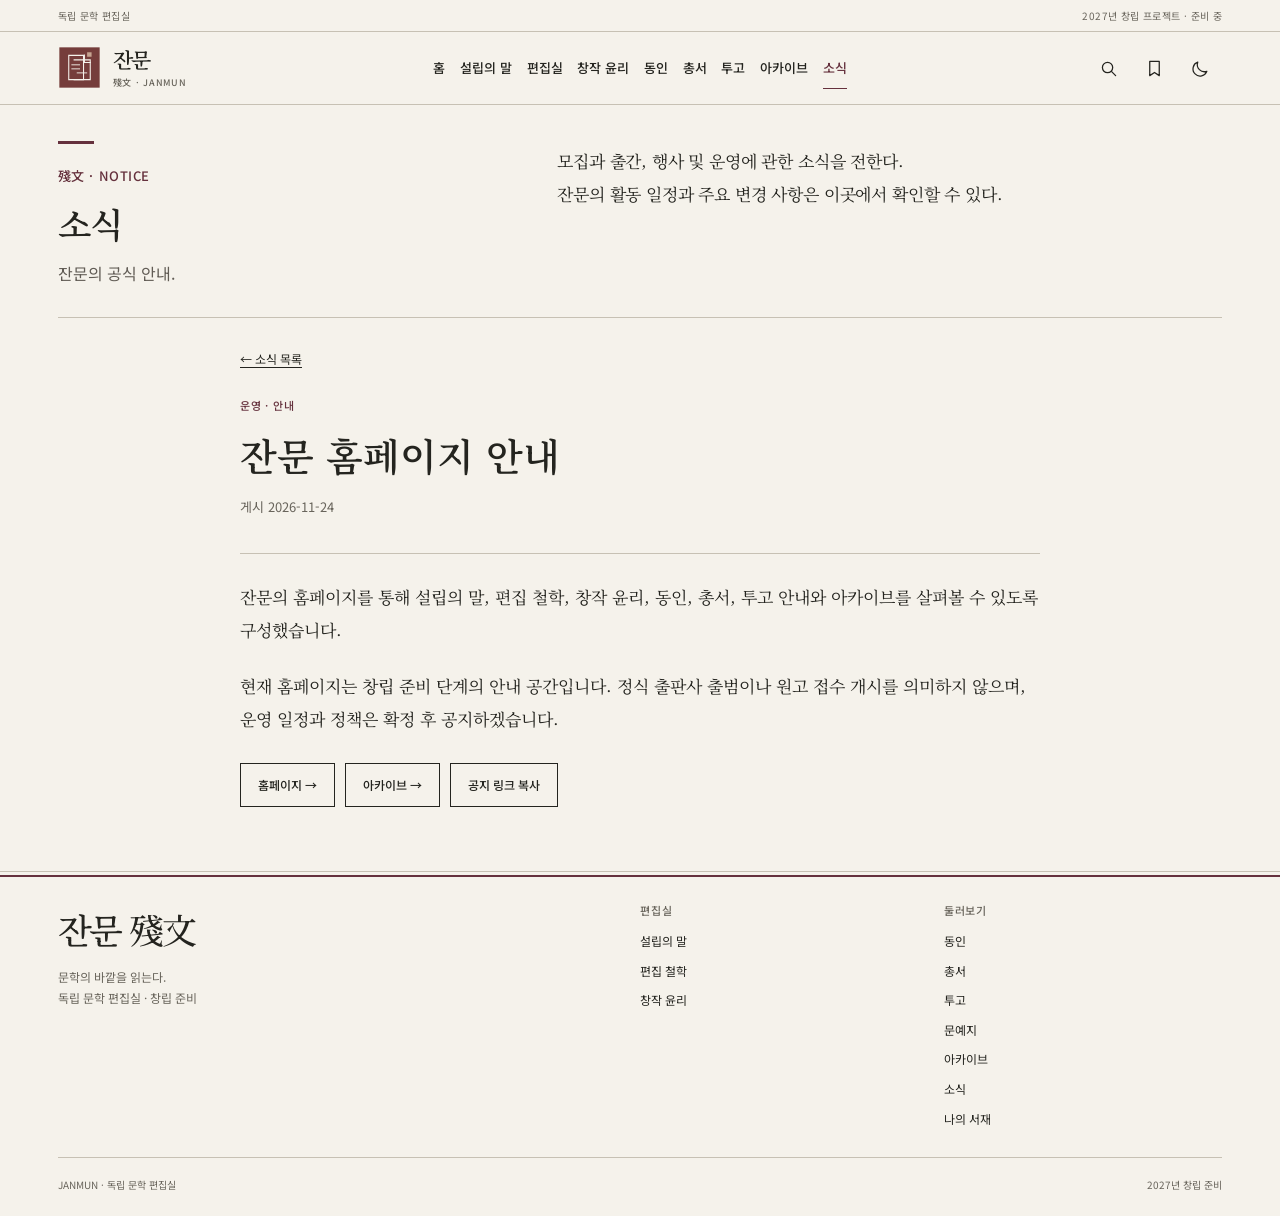
<file: news/website/index.html>
<!doctype html>
<html lang="ko" data-theme="light" data-site-root="../../" data-start-route="news/website">
  <head>
    <meta charset="utf-8">
    <meta name="viewport" content="width=device-width,initial-scale=1,viewport-fit=cover">
    <meta name="theme-color" content="#f5f2eb">
    <link rel="icon" type="image/svg+xml" href="../../assets/janmun-mark.svg">
    <link rel="stylesheet" href="../../css/style.css?v=1.0.1">
    <script src="../../js/news-data.js?v=0.9.9" defer></script>
    <script src="../../js/main.js?v=1.1.0" defer></script>
    <!-- JANMUN SEO BEGIN -->
    <title>잔문 홈페이지 안내 | 잔문 殘文</title>
    <meta name="description" content="잔문의 홈페이지를 통해 설립의 말, 편집 철학, 창작 윤리, 동인, 총서, 투고 안내와 아카이브를 살펴볼 수 있도록 구성했습니다.">
    <link rel="canonical" href="https://dffxonnb-cyber.github.io/JANMUN/news/website/">
    <meta name="robots" content="index, follow">
    <meta property="og:type" content="article">
    <meta property="og:site_name" content="잔문 殘文">
    <meta property="og:locale" content="ko_KR">
    <meta property="og:title" content="잔문 홈페이지 안내 | 잔문 殘文">
    <meta property="og:description" content="잔문의 홈페이지를 통해 설립의 말, 편집 철학, 창작 윤리, 동인, 총서, 투고 안내와 아카이브를 살펴볼 수 있도록 구성했습니다.">
    <meta property="og:url" content="https://dffxonnb-cyber.github.io/JANMUN/news/website/">
    <meta property="og:image" content="https://dffxonnb-cyber.github.io/JANMUN/assets/share.png">
    <meta property="og:image:width" content="1200">
    <meta property="og:image:height" content="630">
    <meta property="og:image:alt" content="잔문 편집실 로고">
    <meta name="twitter:card" content="summary_large_image">
    <meta name="twitter:title" content="잔문 홈페이지 안내 | 잔문 殘文">
    <meta name="twitter:description" content="잔문의 홈페이지를 통해 설립의 말, 편집 철학, 창작 윤리, 동인, 총서, 투고 안내와 아카이브를 살펴볼 수 있도록 구성했습니다.">
    <meta name="twitter:image" content="https://dffxonnb-cyber.github.io/JANMUN/assets/share.png">
    <meta property="article:published_time" content="2026-11-24">
    <script type="application/ld+json">{"@context":"https://schema.org","@type":"WebPage","name":"잔문 홈페이지 안내 | 잔문 殘文","description":"잔문의 홈페이지를 통해 설립의 말, 편집 철학, 창작 윤리, 동인, 총서, 투고 안내와 아카이브를 살펴볼 수 있도록 구성했습니다.","url":"https://dffxonnb-cyber.github.io/JANMUN/news/website/","inLanguage":"ko","isPartOf":{"@id":"https://dffxonnb-cyber.github.io/JANMUN/#website"}}</script>
    <!-- JANMUN SEO END -->
  </head>
  <body>
    <a class="skip" href="#main">본문 바로가기</a>
    <div class="progress" aria-hidden="true">
    </div>
    <div class="utility">
      <div class="shell">
        <span>독립 문학 편집실</span><span>2027년 창립 프로젝트 · 준비 중</span>
      </div>
    </div>
    <header class="mast">
      <div class="shell mast-in">
        <a class="brand" href="../../" data-route-link="home" aria-label="잔문 홈"><img class="brand-mark" src="../../assets/janmun-mark.svg" alt="" width="43" height="43"><span class="brand-text">잔문<small>殘文 · JANMUN</small></span></a>
        <nav class="nav" id="navigation" aria-label="주 메뉴">
          <a href="../../" data-route-link="home">홈</a>
          <a href="../../about/" data-route-link="about">설립의 말</a>
          <a href="../../editorial/" data-route-link="editorial">편집실</a>
          <a href="../../ethics/" data-route-link="ethics">창작 윤리</a>
          <a href="../../members/" data-route-link="members">동인</a>
          <a href="../../books/" data-route-link="books">총서</a>
          <a href="../../submission/" data-route-link="submission">투고</a>
          <a href="../../archive/" data-route-link="archive">아카이브</a>
          <a href="../../news/" data-route-link="news">소식</a>
        </nav>
        <div class="tools">
          <button class="iconbtn" id="search-open" aria-label="글 검색" title="글 검색"><svg viewBox="0 0 24 24"><circle cx="10.8" cy="10.8" r="6.5"/><path d="m16 16 5 5"/></svg></button>
          <a class="iconbtn" href="../../saved/" data-route-link="saved" aria-label="나의 서재" title="나의 서재"><svg viewBox="0 0 24 24"><path d="M6 3h12v18l-6-4-6 4z"/></svg></a>
          <button class="iconbtn" id="theme" aria-label="화면 테마 전환" aria-pressed="false" title="어두운 화면"><svg viewBox="0 0 24 24"><path d="M20 15.5A9 9 0 0 1 8.5 4 9 9 0 1 0 20 15.5Z"/></svg></button>
          <button class="iconbtn mobile" id="mobile" aria-label="메뉴 열기" aria-controls="navigation" aria-expanded="false"><svg viewBox="0 0 24 24"><path d="M3 6h18M3 12h18M3 18h18"/></svg></button>
        </div>
      </div>
    </header>
    <main id="main" tabindex="-1">
      <!-- Home: editorial masthead, lead essay and contents -->
      <template data-janmun-view="home">
      <section class="view shell" id="page-home" hidden>
        <div class="edition-line">
          <span>독립 문학 편집실</span>
          <span class="edition-center">문학의 바깥을 읽는다.</span>
          <span>창립 준비 · 2027</span>
        </div>
        <div class="front-masthead">
          <h1 class="front-title">잔문<span>殘文</span></h1>
          <div class="front-imprint">
            <span>JANMUN</span>
            <span>아직 독자를 만나지 못한 글들에 관하여.</span>
          </div>
        </div>

        <section class="front-feature" aria-labelledby="lead-title">
          <figure class="front-art">
            <div class="founding-plate" role="group" aria-label="잔문의 창립 표제">
              <div class="founding-plate-header">
                <span>殘文</span><span>창립 문서 01</span>
              </div>
              <div class="founding-plate-body">
                <div class="founding-characters" aria-label="미독">
                  <span aria-hidden="true">未</span><span aria-hidden="true">讀</span>
                </div>
                <p class="founding-note"><span>아직</span><span>읽히지</span><span>않은 글.</span></p>
              </div>
              <div class="founding-plate-footer">
                <p>그렇게 만든 책이 누군가의 책장에 오래 남아 있기를 바란다.</p>
                <span class="founding-seal" aria-hidden="true">殘</span>
              </div>
            </div>
            <figcaption><span>미독 未讀</span><span>잔문 편집 그래픽 01</span></figcaption>
          </figure>
          <div class="front-copy">
            <div class="front-kicker"><span>창립 문서</span><span>01 / 04</span></div>
            <h2 id="lead-title">많은 책을 만드는 것보다 한 권의 책을 제대로 만드는 일에 마음을 둔다.</h2>
            <p>잔문은 소설을 읽고, 다듬고, 책으로 만드는 작은 문학 편집실이다.</p>
            <div class="front-actions">
              <a class="primary" href="../../about/" data-route-link="about">설립의 말 읽기 <span aria-hidden="true">↗</span></a>
              <a class="textlink" href="../../archive/?category=journal" data-route-link="journal">문예지 둘러보기 →</a>
            </div>
          </div>
        </section>

        <div class="home-notice"><span class="eyebrow">편집실 소식</span><a href="../../news/founding/" data-route-link="news/founding">잔문은 창립을 준비하고 있다. <span aria-hidden="true">→</span></a></div>
        <div class="resume" id="resume" hidden>
          <div><span class="eyebrow">마지막으로 읽은 글</span><a id="resume-link" href="../../archive/" data-route-link="archive"></a></div>
          <button id="resume-clear" type="button">기록 지우기</button>
        </div>

        <div class="front-index">
          <section class="front-contents" aria-labelledby="contents-title">
            <div class="section-top">
              <div><span class="eyebrow">창립 문서 01—04</span><h2 id="contents-title">잔문의 목차</h2></div>
              <a class="textlink" href="../../archive/" data-route-link="archive">전체 보기 ↗</a>
            </div>
            <div class="entry-grid">
              <a class="entry" href="../../about/" data-route-link="about"><span class="entry-no">01</span><h3>설립의 말</h3><p>문학의 바깥을 읽는 이유<span class="entry-detail" data-entry-meta="about"></span></p><span class="entry-arrow" aria-hidden="true">↗</span></a>
              <a class="entry" href="../../editorial/" data-route-link="editorial"><span class="entry-no">02</span><h3>편집 철학</h3><p>무엇을 남길 것인가.<span class="entry-detail" data-entry-meta="editorial"></span></p><span class="entry-arrow" aria-hidden="true">↗</span></a>
              <a class="entry" href="../../ethics/" data-route-link="ethics"><span class="entry-no">03</span><h3>창작 윤리</h3><p>완벽함이 아니라 정직함.<span class="entry-detail" data-entry-meta="ethics"></span></p><span class="entry-arrow" aria-hidden="true">↗</span></a>
              <a class="entry" href="../../members/" data-route-link="members"><span class="entry-no">04</span><h3>잔문 동인</h3><p>서로의 가장 이른 독자이자, 가장 오래 남는 독자로.<span class="entry-detail" data-entry-meta="members"></span></p><span class="entry-arrow" aria-hidden="true">↗</span></a>
            </div>
          </section>
          <aside class="front-margin">
            <span class="eyebrow">문장 하나</span>
            <blockquote id="front-quote">무엇을 남길 것인가.</blockquote>
            <a id="front-quote-source" href="../../editorial/" data-route-link="editorial">편집 철학</a>
            <button class="quiet-button" type="button" id="next-quote">다른 문장 <span aria-hidden="true">↻</span></button>
          </aside>
        </div>

        <section class="front-projects" aria-labelledby="project-title">
          <div class="section-top">
            <div><span class="eyebrow">2027년 창립 프로젝트</span><h2 id="project-title">만들어 가는 것들</h2></div>
          </div>
          <div class="project-grid">
            <a class="project" href="../../archive/?category=journal" data-route-link="journal"><span class="eyebrow">01 · 문예지</span><h3>아직 읽히지 않은 글.</h3><p>단편과 엽편, 창작의 기록을 발표할 공간.</p><span class="project-link">문예지 ↗</span></a>
            <a class="project" href="../../members/" data-route-link="members"><span class="eyebrow">02 · 동인</span><h3>서로의 첫 독자로.</h3><p>정기 모집으로 함께하는 소규모 온라인 문학 공동체.</p><span class="project-link">동인 소개 ↗</span></a>
            <a class="project" href="../../books/" data-route-link="books"><span class="eyebrow">03 · 총서</span><h3>한 권씩, 오래 남을 문학을.</h3><p>첫 공동 소설집을 준비하고 있다.</p><span class="project-link">총서 보기 ↗</span></a>
          </div>
        </section>
        <div class="front-invitation"><div><span class="eyebrow">창작자에게</span><h2>당신의 글을 기다리는 곳.</h2><p>현재 원고 접수와 동인 모집을 준비하고 있다.</p></div><a href="../../submission/" data-route-link="submission" class="outline">투고 안내 읽기 ↗</a></div>
      </section>
      </template>
      <template data-janmun-view="about">
      <section class="view shell reading" id="page-about" hidden>
        <div class="crumb">
          <a href="../../" data-route-link="home">잔문</a> / <a href="../../archive/" data-route-link="archive">아카이브</a> / 설립의 말
        </div>
        <div class="reader-grid">
          <article class="editorial-spread">
            <header class="article-head editorial-heading">
              <p class="eyebrow">잔문 · 창립 문서 01</p>
              <h1>설립의 말</h1>
              <p>문학의 바깥을 읽는 이유</p>
              <div class="reading-meta">
                <span data-reading-time="about"></span><span data-reading-status="about"></span>
              </div>
            </header>
            <div class="prose editorial-copy">
              <p>잔문은 소설을 읽고, 다듬고, 책으로 만드는 작은 문학 편집실이다.</p>
              <p>우리는 작가가 어떤 이력을 가졌는지보다 어떤 글을 쓰는지에 관심이 있다. 인공지능을 활용한 글도, 혼자 힘으로 완성한 글도 그 자체로 읽고자 한다. 창작의 방식은 저마다 다를 수 있지만, 자신의 글을 대하는 태도만큼은 중요하게 생각한다.</p>
              <p>완성된 원고뿐 아니라 아직 고쳐 쓸 여지가 있는 글에도 관심을 기울인다. 작가가 쓰고 싶었던 이야기를 함께 고민하고, 그 사람의 문장을 잃지 않는 방향으로 작품을 다듬고 싶다.</p>
              <p>많은 책을 만드는 것보다 한 권의 책을 제대로 만드는 일에 마음을 둔다.</p>
              <p>그렇게 만든 책이 누군가의 책장에 오래 남아 있기를 바란다.</p>
              <p><strong>문학의 바깥을 읽는다.</strong></p>
              <p>잔문 殘文</p>
            </div>
            <div class="annotation-area">
              <div class="annotation-head"><h2>읽고 남기기</h2><span class="muted">나만의 비공개 기록</span></div>
              <p class="muted">본문의 문장을 선택하거나 아래 버튼으로 문단을 골라 저장하세요.</p>
              <div class="actions"><button class="outline" type="button" data-collect="about">문장 수집</button><button class="outline" type="button" data-note-open="about">독서 메모 쓰기</button><a class="textlink" href="../../saved/" data-route-link="saved">나의 서재 ↗</a></div>
              <div class="note-editor" data-note-editor="about" hidden><label>이 글에 대한 메모<textarea rows="4" maxlength="3000" data-note-text="about" placeholder="읽으며 남은 생각을 적어 보세요."></textarea></label><div class="actions"><button class="primary" type="button" data-note-save="about">메모 저장</button><button class="outline" type="button" data-note-close="about">닫기</button></div></div>
            </div>
            <div class="reader-end-controls">
              <button class="outline" type="button" data-read="about" aria-pressed="false">읽음 표시</button><button class="outline" type="button" data-print>인쇄 / PDF 저장</button>
            </div>
            <div class="next-reading">
              <a href="../../" data-route-link="home"><small>← 처음으로</small>잔문</a><a href="../../editorial/" data-route-link="editorial"><small>다음 글 →</small>편집 철학</a>
            </div>
            <div class="article-end">
              <span>殘</span><a href="../../archive/" data-route-link="archive">모든 글 보기 ↗</a>
            </div>
          </article>
        </div>
      </section>
      </template>
      <template data-janmun-view="editorial">
      <section class="view shell reading" id="page-editorial" hidden>
        <div class="crumb">
          <a href="../../" data-route-link="home">잔문</a> / <a href="../../archive/" data-route-link="archive">아카이브</a> / 편집 철학
        </div>
        <div class="reader-grid">
          <article class="editorial-spread">
            <header class="article-head editorial-heading">
              <p class="eyebrow">잔문 · 창립 문서 02</p>
              <h1>편집 철학</h1>
              <p>무엇을 남길 것인가.</p>
              <div class="reading-meta">
                <span data-reading-time="editorial"></span><span data-reading-status="editorial"></span>
              </div>
            </header>
            <div class="prose editorial-copy">
              <p>잔문은 익숙한 것을 낯설게 바라보는 소설에 관심이 있다.</p>
              <p>특별한 사건이 있어야 좋은 이야기가 되는 것은 아니다. 오래 함께 살아온 사람을 문득 이해할 수 없게 되는 순간이나, 무심코 지나친 일에서 이전과 다른 의미를 발견하는 일도 충분히 소설이 될 수 있다.</p>
              <p>우리는 작품이 다루는 소재보다 그것을 바라보는 작가의 시선을 중요하게 생각한다.</p>
              <p>원고를 살필 때에는 문장의 정확성, 인물의 개연성, 이야기의 구조를 함께 검토한다. 다만 모든 문장이 매끄러워야 한다고 생각하지는 않는다. 작품의 결함과 작가의 개성을 구분하는 것 역시 편집의 몫이기 때문이다.</p>
              <p>고쳐야 할 문장과 고치지 말아야 할 문장 사이에서 충분히 고민한다.</p>
              <p>잔문이라는 이름에는 그러한 뜻도 담겨 있다.</p>
              <p>무엇을 남길 것인가.</p>
              <p>우리가 원고를 읽으며 가장 오래 생각하는 질문이다.</p>
            </div>
            <div class="annotation-area">
              <div class="annotation-head"><h2>읽고 남기기</h2><span class="muted">나만의 비공개 기록</span></div>
              <p class="muted">본문의 문장을 선택하거나 아래 버튼으로 문단을 골라 저장하세요.</p>
              <div class="actions"><button class="outline" type="button" data-collect="editorial">문장 수집</button><button class="outline" type="button" data-note-open="editorial">독서 메모 쓰기</button><a class="textlink" href="../../saved/" data-route-link="saved">나의 서재 ↗</a></div>
              <div class="note-editor" data-note-editor="editorial" hidden><label>이 글에 대한 메모<textarea rows="4" maxlength="3000" data-note-text="editorial" placeholder="읽으며 남은 생각을 적어 보세요."></textarea></label><div class="actions"><button class="primary" type="button" data-note-save="editorial">메모 저장</button><button class="outline" type="button" data-note-close="editorial">닫기</button></div></div>
            </div>
            <div class="reader-end-controls">
              <button class="outline" type="button" data-read="editorial" aria-pressed="false">읽음 표시</button><button class="outline" type="button" data-print>인쇄 / PDF 저장</button>
            </div>
            <div class="next-reading">
              <a href="../../about/" data-route-link="about"><small>← 이전 글</small>설립의 말</a><a href="../../ethics/" data-route-link="ethics"><small>다음 글 →</small>창작 윤리</a>
            </div>
            <div class="article-end">
              <span>殘</span><a href="../../archive/" data-route-link="archive">모든 글 보기 ↗</a>
            </div>
          </article>
        </div>
      </section>
      </template>
      <template data-janmun-view="ethics">
      <section class="view shell reading" id="page-ethics" hidden>
        <div class="crumb">
          <a href="../../" data-route-link="home">잔문</a> / <a href="../../archive/" data-route-link="archive">아카이브</a> / 창작 윤리
        </div>
        <div class="reader-grid">
          <article class="editorial-spread">
            <header class="article-head editorial-heading">
              <p class="eyebrow">잔문 · 창립 문서 03</p>
              <h1>창작 윤리</h1>
              <p>완벽함이 아니라 정직함.</p>
              <div class="reading-meta">
                <span data-reading-time="ethics"></span><span data-reading-status="ethics"></span>
              </div>
            </header>
            <div class="prose editorial-copy">
              <p>창작의 방식은 저마다 다르지만, 작품에 대한 책임까지 달라지는 것은 아니다.</p>
              <p>잔문은 인공지능의 활용을 창작의 결격 사유로 삼지 않는다. 다만 사용한 도구와 그 개입 범위를 사실대로 밝히고, 타인의 저작물과 권리를 존중하는 것을 기본으로 삼는다.</p>
              <p>우리는 모든 문장을 직접 작성했다는 사실만으로 창작의 주체성이 증명된다고 생각하지 않는다. 무엇을 받아들이고 무엇을 거절했는지, 어떤 판단을 거쳐 작품을 완성했는지 역시 창작의 일부다.</p>
              <p>그러나 도구의 도움을 받았다는 사실이 작품의 결함이나 윤리적 문제에 대한 면책 사유가 될 수는 없다. 최종 원고에 대한 판단과 책임은 창작자에게 있다.</p>
              <p>창작의 과정을 숨기지 않는다.<br>타인의 것을 자신의 것으로 내놓지 않는다.<br>자신이 완성한 작품에 책임을 진다.</p>
              <p>잔문이 창작자에게 바라는 것은 완벽함이 아니라 정직함이다.</p>
            </div>
            <div class="annotation-area">
              <div class="annotation-head"><h2>읽고 남기기</h2><span class="muted">나만의 비공개 기록</span></div>
              <p class="muted">본문의 문장을 선택하거나 아래 버튼으로 문단을 골라 저장하세요.</p>
              <div class="actions"><button class="outline" type="button" data-collect="ethics">문장 수집</button><button class="outline" type="button" data-note-open="ethics">독서 메모 쓰기</button><a class="textlink" href="../../saved/" data-route-link="saved">나의 서재 ↗</a></div>
              <div class="note-editor" data-note-editor="ethics" hidden><label>이 글에 대한 메모<textarea rows="4" maxlength="3000" data-note-text="ethics" placeholder="읽으며 남은 생각을 적어 보세요."></textarea></label><div class="actions"><button class="primary" type="button" data-note-save="ethics">메모 저장</button><button class="outline" type="button" data-note-close="ethics">닫기</button></div></div>
            </div>
            <div class="reader-end-controls">
              <button class="outline" type="button" data-read="ethics" aria-pressed="false">읽음 표시</button><button class="outline" type="button" data-print>인쇄 / PDF 저장</button>
            </div>
            <div class="next-reading">
              <a href="../../editorial/" data-route-link="editorial"><small>← 이전 글</small>편집 철학</a><a href="../../members/" data-route-link="members"><small>다음 글 →</small>잔문 동인</a>
            </div>
            <div class="article-end">
              <span>殘</span><a href="../../archive/" data-route-link="archive">모든 글 보기 ↗</a>
            </div>
          </article>
        </div>
      </section>
      </template>
      <template data-janmun-view="members">
      <section class="view shell reading" id="page-members" hidden>
        <div class="crumb">
          <a href="../../" data-route-link="home">잔문</a> / <a href="../../archive/" data-route-link="archive">아카이브</a> / 잔문 동인
        </div>
        <div class="reader-grid">
          <article class="editorial-spread">
            <header class="article-head editorial-heading">
              <p class="eyebrow">잔문 · 창립 문서 04</p>
              <h1>잔문 동인</h1>
              <p>서로의 가장 이른 독자이자, 가장 오래 남는 독자로.</p>
              <div class="reading-meta">
                <span data-reading-time="members"></span><span data-reading-status="members"></span>
              </div>
            </header>
            <div class="prose editorial-copy">
              <p>잔문 동인은 각자의 작품을 쓰고 서로의 문학을 읽는 창작 공동체다.</p>
              <p>정기 모집을 통해 소규모로 구성하며, 온라인을 중심으로 활동한다. 서로의 원고에 충분한 시간을 들이고 지속적인 대화를 나눌 수 있는 규모를 지향한다.</p>
              <p>주요 활동은 원고 합평과 작품 연구, 문학에 관한 토론이다. 완성된 작품은 물론 아직 방향을 찾지 못한 원고도 함께 살핀다. 그 과정에서 발전한 작품을 문예지와 공동 소설집으로 선보이고자 한다.</p>
              <p>서로의 문학적 취향이 같을 필요는 없다. 같은 작품을 읽고 다른 이야기를 나눌 수 있다는 것 역시 함께 읽는 이유 중 하나다.</p>
              <p>합평에서는 막연한 칭찬보다 구체적인 감상을 나눈다. 타인의 문장을 자신의 취향에 맞추기보다 그 문장이 가진 가능성을 살핀다.</p>
              <p>등단이나 출간 경력은 참여의 조건이 아니다. 꾸준히 쓰고 읽으며, 자신의 작품만큼 타인의 작품에도 시간을 내어 줄 수 있는 사람과 함께하고 싶다.</p>
              <p>서로의 가장 이른 독자이자, 가장 오래 남는 독자로.</p>
              <p>잔문 殘文</p>
            </div>
            <div class="annotation-area">
              <div class="annotation-head"><h2>읽고 남기기</h2><span class="muted">나만의 비공개 기록</span></div>
              <p class="muted">본문의 문장을 선택하거나 아래 버튼으로 문단을 골라 저장하세요.</p>
              <div class="actions"><button class="outline" type="button" data-collect="members">문장 수집</button><button class="outline" type="button" data-note-open="members">독서 메모 쓰기</button><a class="textlink" href="../../saved/" data-route-link="saved">나의 서재 ↗</a></div>
              <div class="note-editor" data-note-editor="members" hidden><label>이 글에 대한 메모<textarea rows="4" maxlength="3000" data-note-text="members" placeholder="읽으며 남은 생각을 적어 보세요."></textarea></label><div class="actions"><button class="primary" type="button" data-note-save="members">메모 저장</button><button class="outline" type="button" data-note-close="members">닫기</button></div></div>
            </div>
            <div class="reader-end-controls">
              <button class="outline" type="button" data-read="members" aria-pressed="false">읽음 표시</button><button class="outline" type="button" data-print>인쇄 / PDF 저장</button>
            </div>
            <div class="next-reading">
              <a href="../../ethics/" data-route-link="ethics"><small>← 이전 글</small>창작 윤리</a><a href="../../books/" data-route-link="books"><small>다음으로 →</small>잔문 총서</a>
            </div>
            <div class="article-end">
              <span>殘</span><a href="../../archive/" data-route-link="archive">모든 글 보기 ↗</a>
            </div>
          </article>
        </div>
      </section>
      </template>
      <template data-janmun-view="archive">
      <section class="view shell" id="page-archive" hidden>
        <div class="archive-intro editorial-spread">
          <header class="archive-heading editorial-heading">
            <span class="archive-rule" aria-hidden="true"></span>
            <span class="eyebrow">殘文 · 文學記錄</span>
            <h1>아카이브</h1>
            <p>문학이 만들어지고 남겨진 자리.</p>
          </header>
          <div class="archive-intro-copy editorial-copy">
            <p>잔문의 창립 문서부터 작가의 작품, 편집 과정과 문학에 관한 대화까지. 한 편의 글이 완성되기까지의 시간과 그 이후에 남겨진 기록을 모은다.</p>
            <p>잔문이 지나온 시간은 이곳에 쌓인다.</p>
          </div>
        </div>
        <div class="page-body archive-body">
          <div class="archive-controls">
            <div class="archive-categories" role="group" aria-label="기록 분류">
              <button type="button" data-archive-category="all" aria-pressed="true">전체<span data-archive-category-count="all"></span></button>
              <button type="button" data-archive-category="founding" aria-pressed="false">창립 문서<span data-archive-category-count="founding"></span></button>
              <button type="button" data-archive-category="journal" aria-pressed="false">문예지<span data-archive-category-count="journal"></span></button>
              <button type="button" data-archive-category="author" aria-pressed="false">작가 기록<span data-archive-category-count="author"></span></button>
              <button type="button" data-archive-category="editing" aria-pressed="false">편집 기록<span data-archive-category-count="editing"></span></button>
              <button type="button" data-archive-category="criticism" aria-pressed="false">문학 비평<span data-archive-category-count="criticism"></span></button>
              <button type="button" data-archive-category="publication" aria-pressed="false">출간 기록<span data-archive-category-count="publication"></span></button>
              <button type="button" data-archive-category="community" aria-pressed="false">공동체 기록<span data-archive-category-count="community"></span></button>
            </div>
            <div class="searchbar archive-search">
              <input type="search" id="archive-query" placeholder="제목·본문·작가 검색" aria-label="아카이브 검색">
              <select id="archive-filter" aria-label="독서 상태"><option value="all">모든 글</option><option value="saved">저장한 글만</option><option value="unread">읽지 않은 글</option><option value="read">읽은 글</option></select>
              <select id="archive-author" aria-label="작가"><option value="all">모든 작가</option></select>
              <select id="archive-year" aria-label="등록 연도"><option value="all">모든 등록 연도</option></select>
              <select id="archive-sort" aria-label="기록 정렬"><option value="number">기록 번호순</option><option value="newest">최근 등록순</option><option value="oldest">오래된 등록순</option></select>
            </div>
          </div>
          <div class="archive-results-head"><div class="archive-count" id="archive-count" aria-live="polite"></div><a class="textlink" href="../../saved/" data-route-link="saved">나의 서재 ↗</a></div>
          <div id="archive-list" class="archive-list"><!-- STATIC archive-list BEGIN --><div class="archive-row"><span class="eyebrow">01</span><a href="../../about/" data-route-link="about"><span class="archive-record-meta">창립 문서 · 잔문 · 등록 2026-11-24</span><h3>설립의 말</h3><p>문학의 바깥을 읽는 이유</p></a></div><div class="archive-row"><span class="eyebrow">02</span><a href="../../editorial/" data-route-link="editorial"><span class="archive-record-meta">창립 문서 · 잔문 · 등록 2026-11-24</span><h3>편집 철학</h3><p>무엇을 남길 것인가.</p></a></div><div class="archive-row"><span class="eyebrow">03</span><a href="../../ethics/" data-route-link="ethics"><span class="archive-record-meta">창립 문서 · 잔문 · 등록 2026-11-24</span><h3>창작 윤리</h3><p>완벽함이 아니라 정직함.</p></a></div><div class="archive-row"><span class="eyebrow">04</span><a href="../../members/" data-route-link="members"><span class="archive-record-meta">창립 문서 · 잔문 · 등록 2026-11-24</span><h3>잔문 동인</h3><p>서로의 가장 이른 독자이자, 가장 오래 남는 독자로.</p></a></div><!-- STATIC archive-list END --></div>
          <div class="archive-empty-actions" id="archive-empty-actions" hidden><a class="outline" href="../../submission/" data-route-link="submission">투고 안내 →</a></div>
          <p class="archive-footnote">기록의 등록일은 아카이브에 수록한 날짜이며, 최초 집필일이나 발표일과 다를 수 있다. 작가의 미공개 원고와 합평·편집 기록은 동의를 얻은 경우에만 공개한다.</p>
        </div>
      </section>
      </template>
      <template data-janmun-view="saved">
      <section class="view shell" id="page-saved" hidden>
        <div class="editorial-spread library-intro">
          <header class="editorial-heading">
            <span class="editorial-rule" aria-hidden="true"></span>
            <span class="eyebrow">나의 독서 기록</span>
            <h1>나의 서재</h1>
          </header>
          <div class="editorial-copy"><p>읽고, 남기고, 다시 펼쳐 보는 곳. 기록은 이 브라우저에만 저장됩니다.</p></div>
        </div>
        <div class="page-body">
          <div class="library-summary" aria-label="서재 현황">
            <div><strong id="save-count">0</strong><span>저장한 글</span></div>
            <div><strong id="finished-count">0</strong><span>읽은 글</span></div>
            <div><strong id="quote-count">0</strong><span>수집한 문장</span></div>
            <div><strong id="note-count">0</strong><span>독서 메모</span></div>
          </div>
          <div class="library-tabs" role="group" aria-label="서재 분류">
            <button type="button" data-library-tab="saved" aria-pressed="true">보관함</button>
            <button type="button" data-library-tab="quotes" aria-pressed="false">문장 수집</button>
            <button type="button" data-library-tab="notes" aria-pressed="false">독서 메모</button>
            <button type="button" data-library-tab="history" aria-pressed="false">읽은 기록</button>
          </div>
          <div id="library-saved" class="library-panel"><div class="archive-list" id="saved-list"></div><p><a class="outline" href="../../archive/" data-route-link="archive">다른 글 찾기 →</a></p></div>
          <div id="library-quotes" class="library-panel" hidden><div id="quote-list" class="archive-list"></div></div>
          <div id="library-notes" class="library-panel" hidden><div id="note-list" class="archive-list"></div></div>
          <div id="library-history" class="library-panel" hidden><div id="history-list" class="archive-list"></div></div>
          <div class="library-export"><p class="muted">기기를 바꾸거나 브라우저 데이터를 삭제하기 전에 기록을 파일로 보관하세요.</p><button type="button" class="outline" id="library-export">서재 기록 내려받기 ↓</button></div>
        </div>
      </section>
      </template>
      <template data-janmun-view="books">
      <section class="view shell" id="page-books" hidden>
        <div class="series-intro editorial-spread">
          <header class="series-heading editorial-heading">
            <span class="series-rule" aria-hidden="true"></span>
            <span class="eyebrow">출간 준비</span>
            <h1>잔문 총서</h1>
            <p>한 권씩, 오래 남을 문학을.</p>
          </header>
          <div class="prose series-copy editorial-copy">
            <p>잔문 총서는 서로 다른 작가의 문학을 한 권씩 엮어 가는 출간 프로젝트다.</p>
            <p>단편소설집과 공동 소설집을 중심으로 시작하되, 작품에 따라 책의 형태와 구성을 달리하고자 한다. 한 권의 책이 가진 고유한 성격을 존중하며, 정해진 형식에 작품을 맞추지 않는다.</p>
            <p>원고의 선정부터 편집, 표지와 지면의 구성까지 작품을 읽는 경험의 일부라고 생각한다. 내용과 형식이 서로 어긋나지 않는 책을 만들고 싶다.</p>
            <p>출간의 수나 속도에 얽매이지 않는다. 각자의 작품에 필요한 시간을 들이고, 충분한 편집을 거쳐 독자에게 건넨다.</p>
            <p>잔문의 책이 책장에 꽂힌 뒤에도 몇 번쯤 다시 펼쳐지는 책이기를 바란다.</p>
            <p>한 권씩, 오래 남을 문학을.</p>
            <p>잔문 殘文</p>
          </div>
        </div>
        <div class="section-top"><h2>첫 출간 프로젝트</h2><span class="muted">기획 단계</span></div>
        <div class="page-body book-layout">
          <div class="book-cover" aria-label="첫 공동 소설집 표지 콘셉트, 제목 미정">
            <span>殘文 · 공동선 001 / 기획 시안</span><strong>잔문 공동선</strong><span>첫 번째 소설집 · 제목 미정</span>
          </div>
          <div class="book-info">
            <span class="status">출간 기획 중</span>
            <h2>첫 번째 공동 소설집</h2>
            <p>서로 다른 작가의 엽편과 단편을 한 권으로 엮는 첫 번째 프로젝트다. 작품의 완성도를 중심으로 원고를 선정하며, 제목과 수록작은 아직 확정되지 않았다.</p>
            <dl class="facts">
              <dt>출간 목표</dt><dd>2027년 하반기 (안)</dd>
              <dt>구성</dt><dd>엽편·단편소설</dd>
              <dt>출간 형태</dt><dd>종이책 중심 · 전자책 병행 계획</dd>
              <dt>작가</dt><dd>모집 전</dd>
              <dt>판매</dt><dd>미정 · 예약 접수 없음</dd>
            </dl>
            <a class="outline" href="../../members/" data-route-link="members">잔문 동인에 관하여 →</a>
          </div>
        </div>
        <div class="section-top"><h2>총서의 구성</h2><span class="muted">기획 분류</span></div>
        <div class="page-body">
          <p>공동선과 소설선을 중심으로 시작하고, 작품과 운영 여건에 따라 다른 시리즈를 확장할 계획이다.</p>
          <dl class="facts">
            <dt>잔문 소설선</dt><dd>개인 단편·중편 소설집</dd>
            <dt>잔문 공동선</dt><dd>여러 작가의 공동 소설집</dd>
            <dt>잔문 엽편선</dt><dd>짧은 소설을 엮은 작품집</dd>
            <dt>잔문 문고</dt><dd>작은 판형의 문학 시리즈</dd>
            <dt>잔문 특별판</dt><dd>작품의 특성에 따른 별도 기획</dd>
          </dl>
          <p class="muted">현재 출간된 도서는 없으며, 세부 출간 일정은 확정 후 소식에서 안내한다.</p>
          <a class="outline" href="../../news/" data-route-link="news">잔문 소식 →</a>
        </div>
      </section>
      </template>
      <template data-janmun-view="submission">
      <section class="view shell" id="page-submission" hidden>
        <div class="editorial-spread submission-intro">
          <header class="editorial-heading">
            <span class="editorial-rule" aria-hidden="true"></span>
            <span class="eyebrow">접수 준비</span>
            <h1>투고</h1>
            <p>창작의 방식을 숨기지 않고도 작품을 건넬 수 있는 곳.</p>
          </header>
          <div class="editorial-copy">
            <span class="status">현재 모집 및 원고 접수 준비 중</span>
            <p class="recruit-note">동인 및 작가 모집 일정, 원고 제출 방법, 세부 심사 기준은 확정 후 이 페이지에서 공개합니다.</p>
          </div>
        </div>
        <div class="submission-faq-layout">
          <div class="faq-nav">
            <span class="eyebrow">투고 안내 · Q&amp;A</span>
            <h2>투고에 관하여</h2>
            <p>투고 전에 궁금한 사항을 확인하세요. 세부 접수 기준은 모집 공고에서 확정합니다.</p>
            <div class="faq-filters" role="group" aria-label="질문 분류">
              <button type="button" data-faq-filter="all" aria-pressed="true">전체</button>
              <button type="button" data-faq-filter="eligibility" aria-pressed="false">투고 자격</button>
              <button type="button" data-faq-filter="ai" aria-pressed="false">AI 활용</button>
              <button type="button" data-faq-filter="review" aria-pressed="false">심사 및 편집</button>
              <button type="button" data-faq-filter="rights" aria-pressed="false">비용 및 권리</button>
              <button type="button" data-faq-filter="apply" aria-pressed="false">접수 안내</button>
            </div>
            <p><a class="textlink" href="../../ethics/" data-route-link="ethics">창작 윤리 전문 읽기 ↗</a></p>
          </div>
          <div class="faq" id="submission-faq">
            <section class="faq-group" data-faq-group="eligibility" aria-label="투고 자격">
              <h3>투고 자격</h3>
              <details>
                <summary>누구나 투고할 수 있나요?</summary>
                <div class="faq-answer"><p>등단 여부나 출간 경력에 관계없이 투고할 수 있습니다. 처음 소설을 쓰는 분부터 꾸준히 작품 활동을 이어 온 분까지, 창작자의 이력보다 제출한 작품 자체를 중심으로 검토합니다.</p><p>잔문 동인에 소속되어 있지 않아도 투고할 수 있습니다.</p></div>
              </details>
              <details>
                <summary>어떤 작품을 투고할 수 있나요?</summary>
                <div class="faq-answer"><p>엽편소설과 단편소설을 중심으로 원고를 검토할 예정입니다. 특정한 분위기나 주제를 잔문의 취향에 맞추어 작성할 필요는 없습니다.</p><p>중편 및 장편소설의 접수 여부, 분량과 제출 형식은 모집 공고에서 안내합니다.</p></div>
              </details>
              <details>
                <summary>아직 완성하지 못한 원고도 제출할 수 있나요?</summary>
                <div class="faq-answer"><p>정식 출간 투고는 완결된 원고를 원칙으로 준비하고 있습니다. 완결된 원고라도 수정과 발전 가능성을 함께 검토합니다.</p><p>집필 중인 작품에 대한 지속적인 합평을 원하신다면 잔문 동인 활동을 권장합니다.</p></div>
              </details>
              <details>
                <summary>이미 다른 플랫폼에 공개한 작품도 제출할 수 있나요?</summary>
                <div class="faq-answer"><p>개인 블로그나 브런치 등에서 공개한 작품도 기존 계약 및 권리 관계에 문제가 없다면 검토할 수 있는 방향으로 준비하고 있습니다.</p><p>이전에 공개하거나 출간한 이력은 투고 시 밝혀 주시기 바랍니다. 기발표작의 구체적인 접수 기준은 모집 공고에서 확정합니다.</p></div>
              </details>
            </section>
            <section class="faq-group" data-faq-group="ai" aria-label="AI 활용">
              <h3>AI 활용</h3>
              <details>
                <summary>인공지능을 활용한 작품도 투고할 수 있나요?</summary>
                <div class="faq-answer"><p>가능합니다. 소재 발굴, 자료 조사, 이야기의 구조 설계, 초고 작성, 문장 수정 등 창작 과정에서 인공지능을 활용한 작품도 검토 대상입니다.</p><p>다만 인공지능의 개입 과정과 범위를 사실대로 밝히고, 타인의 권리를 존중하며 최종 원고에 대한 책임을 져야 합니다. 활용 여부만으로 작품의 문학적 가치를 판단하지 않습니다.</p></div>
              </details>
              <details>
                <summary>인공지능 활용 내역은 어느 정도까지 공개해야 하나요?</summary>
                <div class="faq-answer"><p>사용한 도구, 활용 목적, 개입한 창작 단계, 최종 작품에 반영된 범위를 설명해 주시면 됩니다. 단순 교정인지 문장 생성이나 사건 구성에도 활용했는지 구분해 주시기 바랍니다.</p><p>정확한 활용 비율을 산출하기 어려운 경우 창작 과정에서 이루어진 판단과 수정 내용을 구체적으로 설명해 주시기 바랍니다. 세부 제출 양식은 모집 공고에서 안내합니다.</p></div>
              </details>
              <details>
                <summary>인공지능을 사용하지 않은 작품도 투고할 수 있나요?</summary>
                <div class="faq-answer"><p>물론입니다. 인공지능은 잔문의 창작자에게 요구되는 도구가 아닙니다. 어떠한 도구를 사용했는지보다 작품에 담긴 창작자의 시선과 문학적 완성도를 중요하게 생각합니다.</p></div>
              </details>
            </section>
            <section class="faq-group" data-faq-group="review" aria-label="심사 및 편집">
              <h3>심사 및 편집</h3>
              <details>
                <summary>원고는 어떤 기준으로 심사하나요?</summary>
                <div class="faq-answer"><p>작가의 이력이나 인지도보다 작품의 문학적 요소를 중심으로 검토합니다. 모두 완벽한 작품만을 찾는 것은 아니며, 작품마다 가진 강점과 발전 가능성을 종합적으로 살핍니다.</p><ul><li>작품의 독창성과 고유한 시선</li><li>문장의 완성도와 표현의 적절성</li><li>인물과 사건의 개연성</li><li>이야기의 구조와 완결성</li><li>작품의 정서적·사유적 깊이</li><li>편집을 통한 발전 가능성</li></ul></div>
              </details>
              <details>
                <summary>투고하면 어떤 과정을 거치게 되나요?</summary>
                <div class="faq-answer"><p>기본 제출 요건과 창작 윤리 준수 여부를 확인한 뒤 작품에 대한 편집 검토를 진행할 예정입니다. 추가 검토가 필요하면 창작 과정에 대한 질문이나 수정 제안을 드릴 수 있습니다.</p><p>최종 출간 여부는 작품 검토, 출간 여건 및 창작자와의 협의를 거쳐 결정합니다. 투고나 동인 참여 자체가 출간을 보장하지는 않습니다.</p></div>
              </details>
              <details>
                <summary>편집 과정에서 원고가 크게 변경될 수도 있나요?</summary>
                <div class="faq-answer"><p>문장, 인물, 사건 및 이야기의 구조에 관한 수정 의견을 제안할 수 있습니다. 다만 작가의 고유한 문체와 작품의 의도를 존중하며, 주요 수정 사항은 창작자와 협의하여 결정하는 것을 원칙으로 합니다.</p></div>
              </details>
            </section>
            <section class="faq-group" data-faq-group="rights" aria-label="비용 및 권리">
              <h3>비용 및 권리</h3>
              <details>
                <summary>투고하거나 출간할 때 비용이 발생하나요?</summary>
                <div class="faq-answer"><p>투고와 원고 심사는 무료로 진행합니다.</p><p>출간 계약이 성립된 작품의 편집 및 제작 비용은 잔문이 부담하며, 창작자에게 도서 구매를 출간의 조건으로 요구하지 않습니다.</p></div>
              </details>
              <details>
                <summary>출간 후 인세는 어떻게 지급되나요?</summary>
                <div class="faq-answer"><p>판매 실적에 따라 인세를 지급합니다. 구체적인 인세율과 산정 방식, 정산 주기는 출간 계약 체결 전에 안내하고 협의합니다.</p><p>공동 소설집의 경우 참여 작가 간 인세 배분 기준도 사전에 협의합니다. 인공지능 활용 여부에 따른 인세 차등은 두지 않습니다.</p></div>
              </details>
              <details>
                <summary>투고한 작품의 저작권은 어떻게 되나요?</summary>
                <div class="faq-answer"><p>원고를 투고하는 것만으로 저작권이나 출판권이 잔문에 이전되지 않습니다.</p><p>출간이 결정된 경우 출판에 필요한 이용 범위와 계약 기간 등의 조건을 별도로 협의합니다. 미출간 원고를 창작자의 동의 없이 공개하거나 출간하지 않습니다.</p></div>
              </details>
            </section>
            <section class="faq-group" data-faq-group="apply" aria-label="접수 안내">
              <h3>접수 안내</h3>
              <details>
                <summary>심사 결과는 언제 받을 수 있나요?</summary>
                <div class="faq-answer"><p>원고 검토 기간과 결과 안내 방식은 모집 공고에서 안내할 예정입니다. 선정 여부와 관계없이 결과를 안내하는 것을 운영 방향으로 삼되, 모든 원고에 개별적인 비평이나 합평을 제공하는 것은 아닙니다.</p></div>
              </details>
              <details>
                <summary>현재 원고를 제출할 수 있나요?</summary>
                <div class="faq-answer"><p>현재 잔문은 첫 원고 접수와 동인 모집을 준비하고 있습니다. 모집 일정과 접수 방법, 제출 서류 및 세부 심사 기준은 확정 후 홈페이지를 통해 공개합니다.</p><p>현재 제공되는 투고 준비 노트는 개인적인 원고 준비를 위한 기능이며, 작성 내용이 잔문에 전송되지는 않습니다.</p></div>
              </details>
            </section>
          </div>
        </div>
        <div class="section-top"><h2>심사 및 출간 절차</h2><span class="muted">운영 예정</span></div>
        <ol class="submission-steps">
          <li><span class="eyebrow">01</span><h3>원고 접수</h3><p>원고 및 창작 과정 확인</p></li>
          <li><span class="eyebrow">02</span><h3>기본 요건 검토</h3><p>제출 요건과 창작 윤리 확인</p></li>
          <li><span class="eyebrow">03</span><h3>작품 심사</h3><p>문학적 완성도와 가능성 검토</p></li>
          <li><span class="eyebrow">04</span><h3>편집 협의</h3><p>필요한 수정 방향 논의</p></li>
          <li><span class="eyebrow">05</span><h3>출간 결정 및 계약</h3><p>출간 여건·권리·인세 조건 합의</p></li>
          <li><span class="eyebrow">06</span><h3>제작 및 출간</h3><p>교정·교열·디자인·제작</p></li>
        </ol>
        <div class="section-top"><h2>투고 준비</h2><span class="muted">접수 기능 아님</span></div>
        <div class="page-body submission-grid submission-prep">
          <div class="submission-checklist">
              <h2>투고 전 확인할 사항</h2>
              <p class="muted">준비용 목록입니다. 아직 확정된 모집 요강은 아닙니다.</p>
              <label><input type="checkbox"> 원고 제목과 필명 정리</label>
              <label><input type="checkbox"> 작품 소개 작성</label>
              <label><input type="checkbox"> 창작 및 AI 활용 과정 정리</label>
              <label><input type="checkbox"> 인용 문장과 타인의 권리 확인</label>
              <label><input type="checkbox"> 최종 원고 파일 별도 보관</label>
            </div>
          <form class="draft" id="draft-form">
            <h2>투고 준비 노트</h2>
            <p class="muted">접수용이 아닌 개인 준비 양식입니다. 입력 내용은 서버로 전송되지 않습니다. 원고 전문이나 개인정보는 입력하지 마세요.</p>
            <label>필명<input name="name" placeholder="활동 필명" maxlength="80" required></label>
            <label>작품명<input name="title" maxlength="150" required></label>
            <label>분야<select name="genre"><option>단편소설</option><option>엽편소설</option><option>기타</option></select></label>
            <label>AI 활용 방식<textarea name="ai" maxlength="2000" placeholder="어떤 과정에서 어떻게 활용했는지, 또는 활용하지 않았음을 기록하세요."></textarea></label>
            <label>작품 소개<textarea name="intro" maxlength="2000" placeholder="작품에 관한 간단한 소개"></textarea></label>
            <div class="actions">
              <button class="primary" type="submit">초안 파일 내려받기 ↓</button><button class="outline" type="reset">초기화</button>
            </div>
          </form>
        </div>
      </section>
      </template>
      <section class="view shell" id="page-news">
        <div class="notice-intro editorial-spread">
          <header class="notice-heading editorial-heading"><span class="notice-rule" aria-hidden="true"></span><span class="eyebrow">殘文 · NOTICE</span><h1>소식</h1><p>잔문의 공식 안내.</p></header>
          <div class="notice-intro-copy editorial-copy"><p>모집과 출간, 행사 및 운영에 관한 소식을 전한다.<br>잔문의 활동 일정과 주요 변경 사항은 이곳에서 확인할 수 있다.</p></div>
        </div>
        <div class="page-body notice-board" id="news-board" hidden>
          <div class="notice-categories" role="group" aria-label="소식 분류"><button type="button" data-news-category="all" aria-pressed="true">전체</button><button type="button" data-news-category="notice" aria-pressed="false">공지</button><button type="button" data-news-category="members" aria-pressed="false">동인 모집</button><button type="button" data-news-category="submission" aria-pressed="false">원고 모집</button><button type="button" data-news-category="publication" aria-pressed="false">출간</button><button type="button" data-news-category="events" aria-pressed="false">행사</button><button type="button" data-news-category="operations" aria-pressed="false">운영</button></div>
          <div class="notice-search"><input id="news-query" type="search" placeholder="제목 또는 본문 검색" aria-label="소식 검색"><select id="news-status" aria-label="진행 상태"><option value="all">모든 상태</option><option>안내</option><option>준비 중</option><option>미접수</option><option>기획 중</option><option>모집 중</option><option>모집 마감</option><option>종료</option></select></div>
          <div id="news-pinned" class="notice-pinned"><!-- STATIC news-pinned BEGIN --><div class="notice-pin"><span class="eyebrow">중요 공지</span><a class="notice-pin-title" href="../../news/founding/" data-route-link="news/founding">잔문은 창립을 준비하고 있습니다.</a><p>잔문은 소설을 읽고, 다듬고, 책으로 만드는 작은 문학 편집실입니다. 현재 창립 문서와 운영 방향을 정리하고 첫 동인 활동 및 공동 소설집을 기획하고 있습니다.</p><span class="notice-date">2026-11-24</span></div><!-- STATIC news-pinned END --></div>
          <div class="notice-results"><span id="news-count" aria-live="polite"></span><span>최근 등록순</span></div>
          <div class="notice-table-head" aria-hidden="true"><span>분류</span><span>제목</span><span>상태</span><span>게시일</span></div>
          <div id="news-list" class="notice-list"><!-- STATIC news-list BEGIN --><div class="notice-row"><span class="notice-category">운영</span><a class="notice-row-title" href="../../news/website/" data-route-link="news/website">잔문 홈페이지 안내</a><span class="notice-state">안내</span><time class="notice-date" datetime="2026-11-24">2026-11-24</time></div><div class="notice-row"><span class="notice-category">동인 모집</span><a class="notice-row-title" href="../../news/members-preview/" data-route-link="news/members-preview">잔문 동인 모집 사전 안내</a><span class="notice-state">준비 중</span><time class="notice-date" datetime="2026-11-24">2026-11-24</time></div><div class="notice-row"><span class="notice-category">원고 모집</span><a class="notice-row-title" href="../../news/submission-preview/" data-route-link="news/submission-preview">원고 접수에 관한 사전 안내</a><span class="notice-state">미접수</span><time class="notice-date" datetime="2026-11-24">2026-11-24</time></div><div class="notice-row"><span class="notice-category">출간</span><a class="notice-row-title" href="../../news/first-anthology/" data-route-link="news/first-anthology">첫 공동 소설집 기획 안내</a><span class="notice-state">기획 중</span><time class="notice-date" datetime="2026-11-24">2026-11-24</time></div><!-- STATIC news-list END --></div>
          <div id="news-pagination" class="notice-pagination" aria-label="공지 목록 페이지"></div>
        </div>
        <article id="news-detail" class="page-body notice-detail"><a class="textlink" href="../../news/" data-route-link="news">← 소식 목록</a><header class="notice-detail-head"><span class="eyebrow">운영 · 안내</span><h2>잔문 홈페이지 안내</h2><p class="notice-date">게시 2026-11-24</p></header><div class="notice-detail-copy"><p>잔문의 홈페이지를 통해 설립의 말, 편집 철학, 창작 윤리, 동인, 총서, 투고 안내와 아카이브를 살펴볼 수 있도록 구성했습니다.</p><p>현재 홈페이지는 창립 준비 단계의 안내 공간입니다. 정식 출판사 출범이나 원고 접수 개시를 의미하지 않으며, 운영 일정과 정책은 확정 후 공지하겠습니다.</p></div><div class="actions"><a class="outline" href="../../" data-route-link="home">홈페이지 →</a><a class="outline" href="../../archive/" data-route-link="archive">아카이브 →</a></div></article>
      </section>
      
    </main>
    <footer class="footer">
      <div class="shell">
        <div class="footer-grid">
          <div>
            <a href="../../" data-route-link="home" class="footer-brand">잔문 殘文</a>
            <p>문학의 바깥을 읽는다.<br>독립 문학 편집실 · 창립 준비</p>
          </div>
          <div>
            <span class="eyebrow">편집실</span><a href="../../about/" data-route-link="about">설립의 말</a><a href="../../editorial/" data-route-link="editorial">편집 철학</a><a href="../../ethics/" data-route-link="ethics">창작 윤리</a>
          </div>
          <div>
            <span class="eyebrow">둘러보기</span><a href="../../members/" data-route-link="members">동인</a><a href="../../books/" data-route-link="books">총서</a><a href="../../submission/" data-route-link="submission">투고</a><a href="../../archive/?category=journal" data-route-link="journal">문예지</a><a href="../../archive/" data-route-link="archive">아카이브</a><a href="../../news/" data-route-link="news">소식</a><a href="../../saved/" data-route-link="saved">나의 서재</a>
          </div>
        </div>
        <div class="footline">
          <span>JANMUN · 독립 문학 편집실</span><span>2027년 창립 준비</span>
        </div>
      </div>
    </footer>
    <nav class="mobile-dock" aria-label="모바일 빠른 탐색">
      <a href="../../" data-route-link="home"><svg viewBox="0 0 24 24" aria-hidden="true"><path d="m3 11 9-8 9 8v10h-6v-7H9v7H3z"/></svg><span>홈</span></a>
      <a href="../../archive/?category=journal" data-route-link="journal"><svg viewBox="0 0 24 24" aria-hidden="true"><path d="M4 4h7a4 4 0 0 1 1 2 4 4 0 0 1 1-2h7v15h-7l-1 2-1-2H4zM12 6v15"/></svg><span>문예지</span></a>
      <a href="../../archive/" data-route-link="archive"><svg viewBox="0 0 24 24" aria-hidden="true"><path d="M4 4h16v4H4zM6 8v12h12V8M10 12h4"/></svg><span>아카이브</span></a>
      <a href="../../saved/" data-route-link="saved"><svg viewBox="0 0 24 24" aria-hidden="true"><path d="M6 3h12v18l-6-4-6 4z"/></svg><span>나의 서재</span></a>
    </nav>
    <dialog id="search-dialog" aria-labelledby="search-dialog-title">
      <div class="dialog-head">
        <h2 id="search-dialog-title">잔문의 글 검색</h2>
        <button class="iconbtn" id="search-close" aria-label="검색 닫기">×</button>
      </div>
      <input type="search" id="search-query" class="dialog-search" placeholder="찾고 싶은 문장 또는 제목" aria-label="검색어">
      <p class="search-hint">PC 단축키 Ctrl + K · ESC로 닫기</p>
      <div id="search-results" class="dialog-results" aria-live="polite">
      </div>
    </dialog>
    <dialog id="quote-dialog" aria-labelledby="quote-dialog-title">
      <div class="dialog-head"><h2 id="quote-dialog-title">문장 수집</h2><button class="iconbtn" id="quote-close" type="button" aria-label="닫기">×</button></div>
      <p class="muted">간직하고 싶은 문단을 고르세요.</p><div id="quote-options" class="quote-options"></div>
    </dialog>
    <button class="focus-exit" id="focus-exit" type="button">집중 모드 종료 ×</button>
    <div id="toast" class="toast" role="status" hidden>
    </div>
    <noscript>
      <p class="shell">메뉴와 읽기 기능을 이용하려면 JavaScript를 활성화하세요.</p>
    </noscript>
  </body>
</html>
</file>
<file: css/style.css>
@import url("https://fonts.googleapis.com/css2?family=Noto+Sans+KR:wght@400;500;600&family=Noto+Serif+KR:wght@400;500;600;700&display=swap");

/* 01. Design tokens */
:root {
  color-scheme: light;
  --paper: #f5f2eb;
  --ink: #24241f;
  --muted: #68645b;
  --line: #c7c1b4;
  --wash: #ece7dd;
  --accent: #65313d;
  --serif: "Noto Serif KR", "Batang", "AppleMyungjo", serif;
  --sans: "Noto Sans KR", "Malgun Gothic", system-ui, sans-serif;
  --reading: 18px;
  --gutter: clamp(22px, 4.5vw, 66px);
  --section-gap: clamp(36px, 5vw, 64px);
  --content-width: 1320px;
}
html[data-theme="dark"] {
  color-scheme: dark;
  --paper: #20221f;
  --ink: #e9e5dc;
  --muted: #bcb6a9;
  --line: #4d4b43;
  --wash: #2d302a;
  --accent: #d7a8b4;
}

/* 02. Foundation */
* { box-sizing: border-box; }
html { scroll-behavior: smooth; -webkit-text-size-adjust: 100%; }
body {
  margin: 0;
  background: var(--paper);
  color: var(--ink);
  font: 14px/1.8 var(--sans);
}
[hidden] { display: none !important; }
main, section, article, aside, .hero-copy, .book-info,
.submission-grid > *, .feature > *, .archive-row > * { min-width: 0; }
a { color: inherit; text-decoration: none; }
a:hover { color: var(--accent); }
button, input, textarea, select { font: inherit; color: inherit; }
button { cursor: pointer; }
:focus-visible { outline: 2px solid var(--accent); outline-offset: 4px; }
::selection { color: #fff; background: #65313d; }
.shell {
  width: min(var(--content-width), 100%);
  margin-inline: auto;
  padding-inline: var(--gutter);
}
.eyebrow {
  font: 500 11px/1.7 var(--sans);
  letter-spacing: .075em;
  color: var(--muted);
}
.muted { color: var(--muted); }
.skip {
  position: fixed;
  left: 12px;
  top: -100px;
  padding: 12px;
  background: var(--paper);
  z-index: 99;
}
.skip:focus { top: 12px; }
.progress {
  position: fixed;
  top: 0;
  left: 0;
  height: 2px;
  width: 0;
  background: var(--accent);
  z-index: 40;
}
.view { animation: appear .24s ease-out; }
@keyframes appear {
  from { opacity: .5; transform: translateY(4px); }
  to { opacity: 1; transform: none; }
}

/* 03. Masthead and navigation */
.utility { border-bottom: 1px solid var(--line); }
.utility .shell {
  min-height: 31px;
  display: flex;
  align-items: center;
  justify-content: space-between;
  gap: 12px;
  color: var(--muted);
  font-size: 10px;
  letter-spacing: .04em;
}
.mast {
  position: sticky;
  top: 0;
  z-index: 10;
  background: var(--paper);
  border-bottom: 1px solid var(--line);
}
.mast-in {
  min-height: 72px;
  display: flex;
  align-items: center;
  justify-content: space-between;
  gap: 18px;
}
.brand { display: flex; align-items: center; gap: 12px; flex-shrink: 0; }
.seal { font: 500 34px/1.35 var(--serif); letter-spacing: -.12em; }
.brand-text {
  padding-left: 12px;
  border-left: 1px solid var(--line);
  font: 600 17px/1.3 var(--serif);
}
.brand-text small {
  display: block;
  margin-top: 4px;
  font: 500 9px/1.4 var(--sans);
  letter-spacing: .12em;
  color: var(--muted);
}
.nav { display: flex; gap: clamp(10px, 1.15vw, 17px); align-items: center; }
.nav a { position: relative; font-size: 13px; font-weight: 500; white-space: nowrap; }
.nav a[aria-current="page"] { color: var(--accent); }
.nav a[aria-current="page"]::after {
  content: "";
  position: absolute;
  bottom: -9px;
  inset-inline: 0;
  height: 1px;
  background: currentColor;
}
.tools { display: flex; gap: 2px; align-items: center; }
.iconbtn {
  display: grid;
  place-items: center;
  width: 44px;
  height: 44px;
  padding: 9px;
  border: 0;
  background: transparent;
}
.iconbtn:hover { background: var(--wash); }
.iconbtn svg {
  width: 19px;
  height: 19px;
  fill: none;
  stroke: currentColor;
  stroke-width: 1.6;
  stroke-linecap: round;
  stroke-linejoin: round;
}
.mobile { display: none; }
.actions { display: flex; gap: 10px; flex-wrap: wrap; }
.primary, .outline {
  display: inline-flex;
  align-items: center;
  justify-content: center;
  gap: 14px;
  min-height: 44px;
  padding: 10px 17px;
  border: 1px solid var(--ink);
  background: transparent;
  font-size: 12px;
  line-height: 1.5;
  font-weight: 500;
}
.primary { background: var(--ink); color: var(--paper); }
.primary:hover { background: var(--accent); border-color: var(--accent); color: var(--paper); }
.outline:hover { border-color: var(--accent); color: var(--accent); }
.outline[aria-pressed="true"] { border-color: var(--accent); color: var(--accent); }

/* 04. Home — an editorial spread */
.hero { padding-top: clamp(18px, 3vw, 32px); }
.issue-line {
  display: flex;
  justify-content: space-between;
  gap: 12px;
  border-bottom: 1px solid var(--line);
  padding-bottom: 13px;
}
.hero-grid {
  display: grid;
  grid-template-columns: minmax(0, 1.15fr) minmax(0, 1fr);
  align-items: stretch;
  min-height: 0;
  gap: clamp(24px, 3vw, 46px);
  padding-block: 18px;
  border-bottom: 1px solid var(--line);
}
.hero-copy {
  display: flex;
  flex-direction: column;
  justify-content: center;
  padding: 32px 0;
}
.hero-name {
  margin: 12px 0 0;
  font: 500 clamp(88px, 9.8vw, 138px)/1.12 var(--serif);
  letter-spacing: -.1em;
}
.hero-name sup {
  margin-left: .8em;
  font: 500 .15em var(--serif);
  color: var(--accent);
  letter-spacing: -.05em;
  vertical-align: top;
}
.roman { margin-top: 10px; color: var(--muted); font-size: 10px; letter-spacing: .27em; }
.hero-copy h2 {
  margin: 25px 0 14px;
  font: 500 clamp(26px, 3vw, 40px)/1.5 var(--serif);
  letter-spacing: -.065em;
  word-break: keep-all;
}
.hero-copy p {
  max-width: 35em;
  margin: 0 0 24px;
  color: var(--muted);
  word-break: keep-all;
}
.cover {
  position: relative;
  display: flex;
  flex-direction: column;
  justify-content: space-between;
  overflow: hidden;
  margin: 0;
  min-height: 0;
  padding: clamp(22px, 2.5vw, 34px);
  color: #e8e0d0;
  background: #282b25;
}
.cover::before {
  content: "";
  position: absolute;
  inset: 0;
  opacity: .08;
  pointer-events: none;
  background-image: url("data:image/svg+xml,%3Csvg xmlns='http://www.w3.org/2000/svg' width='160' height='160'%3E%3Cfilter id='n'%3E%3CfeTurbulence type='fractalNoise' baseFrequency='.7' numOctaves='3' stitchTiles='stitch'/%3E%3C/filter%3E%3Crect width='100%25' height='100%25' filter='url(%23n)'/%3E%3C/svg%3E");
}
.cover-top, .cover-bottom {
  position: relative;
  display: flex;
  justify-content: space-between;
  align-items: baseline;
  gap: 10px;
  font-size: 11px;
  letter-spacing: .06em;
}
.cover-top { padding-bottom: 12px; }
.cover-bottom { padding-top: 12px; font: 400 14px/1.9 var(--serif); }
.cover-bottom > span:last-child { font: 500 11px var(--sans); }
.print-plate {
  isolation: isolate;
  position: relative;
  display: flex;
  align-items: center;
  justify-content: center;
  flex: 1;
  overflow: hidden;
  min-height: clamp(245px, 25vw, 320px);
  margin: 10px 0;
  border-block: 1px solid #65685a;
}
.plate-hanja {
  position: relative;
  left: -10%;
  color: #d8d0bd;
  font: 500 clamp(100px, 9vw, 140px)/.92 var(--serif);
  letter-spacing: -.11em;
  user-select: none;
}
.plate-rule {
  position: absolute;
  top: 12%;
  bottom: 12%;
  left: 50%;
  width: 1px;
  background: #969381;
  transform: rotate(19deg);
}
.plate-note {
  position: absolute;
  right: 8%;
  top: 48%;
  display: flex;
  flex-direction: column;
  font: 400 clamp(15px, 1.5vw, 23px)/1.75 var(--serif);
  letter-spacing: -.045em;
}
.plate-mark {
  position: absolute;
  right: 8%;
  bottom: 9%;
  padding: 7px;
  background: #824643;
  color: #eee6d4;
  font: 500 20px/1 var(--serif);
  transform: rotate(-4deg);
}
.quote-band {
  display: grid;
  grid-template-columns: 120px 1fr;
  gap: 24px;
  align-items: start;
  padding: 30px 0 var(--section-gap);
}
.quote-band blockquote {
  max-width: 32em;
  margin: 0;
  font: 500 clamp(19px, 2.1vw, 26px)/1.85 var(--serif);
  letter-spacing: -.04em;
  word-break: keep-all;
}
.section-top {
  display: flex;
  justify-content: space-between;
  align-items: end;
  gap: 15px;
  padding: 24px 0 18px;
  border-top: 1px solid var(--line);
}
.section-top h2 { margin: 6px 0 0; font: 500 32px var(--serif); letter-spacing: -.06em; }
.textlink { font-size: 12px; border-bottom: 1px solid currentColor; }
.entry-grid { margin-bottom: var(--section-gap); border-top: 1px solid var(--line); }
.entry {
  display: grid;
  grid-template-columns: 48px minmax(130px, 1fr) minmax(160px, 1.65fr) 24px;
  align-items: center;
  gap: 18px;
  min-height: 86px;
  padding: 15px 0;
  border-bottom: 1px solid var(--line);
}
.entry-no { color: var(--muted); font: 500 13px var(--serif); font-variant-numeric: tabular-nums; }
.entry h3 { margin: 0; font: 500 25px var(--serif); letter-spacing: -.06em; }
.entry p { margin: 0; color: var(--muted); font: 400 15px/1.9 var(--serif); word-break: keep-all; }
.entry-detail { display: block; margin-top: 5px; color: var(--muted); font: 400 11px/1.5 var(--sans); }
.entry-arrow { justify-self: end; font-size: 20px; color: var(--accent); transition: transform .18s; }
.entry:hover .entry-arrow { transform: translate(3px, -3px); }
.feature { display: grid; grid-template-columns: 1fr 1fr; border-block: 1px solid var(--line); margin-bottom: 72px; }
.feature > div { padding: 34px 32px 34px 0; }
.feature > div + div { padding: 34px 0 34px 32px; border-left: 1px solid var(--line); }
.feature h3 { margin: 12px 0; font: 500 29px var(--serif); letter-spacing: -.05em; }
.feature p { max-width: 34em; color: var(--muted); word-break: keep-all; }
.feature .outline { min-height: 40px; margin-top: 8px; padding-inline: 0; border: 0; border-bottom: 1px solid currentColor; }
.resume { display: flex; align-items: center; justify-content: space-between; gap: 12px; padding: 14px 0; margin-bottom: 48px; border-block: 1px solid var(--line); }
.resume a { font: 500 17px var(--serif); }
.resume .eyebrow { display: block; margin-bottom: 5px; }
.resume button { min-height: 44px; padding: 8px; background: transparent; border: 0; color: var(--muted); font-size: 12px; }

/* 05. Reading pages */
.crumb { padding: 26px 0; border-bottom: 1px solid var(--line); color: var(--muted); font-size: 12px; }
.reader-grid {
  display: grid;
  grid-template-columns: minmax(0, 680px);
  justify-content: center;
  gap: 0;
  padding: 44px 0 70px;
}
.reader-aside { position: sticky; top: 106px; align-self: start; display: flex; flex-direction: column; gap: 12px; }
.aside-title { font: 500 52px var(--serif); letter-spacing: -.1em; }
.reader-tools { display: grid; gap: 9px; margin-top: 16px; }
.reader-tools .outline { justify-content: space-between; text-align: left; }
.size-tools { display: flex; border: 1px solid var(--line); }
.size-tools button { flex: 1; min-height: 44px; padding: 8px; background: transparent; border: 0; }
.size-tools button + button { border-left: 1px solid var(--line); }
.article-head { padding-bottom: 22px; margin-bottom: 32px; border-bottom: 1px solid var(--line); }
.article-head h1, .page-title h1 {
  margin: 10px 0 12px;
  font: 500 clamp(34px, 4vw, 54px)/1.4 var(--serif);
  letter-spacing: -.075em;
  word-break: keep-all;
}
.article-head p, .page-title p { color: var(--muted); word-break: keep-all; }
.reading-meta { display: flex; flex-wrap: wrap; gap: 12px; margin-top: 18px; color: var(--muted); font-size: 12px; }
.prose { font: 400 var(--reading)/2.15 var(--serif); word-break: keep-all; overflow-wrap: break-word; }
.prose p { margin: 0 0 1.65em; }
.prose strong { font-weight: 600; }
.reader-end-controls { display: flex; justify-content: space-between; flex-wrap: wrap; gap: 10px; margin-top: 26px; }
.next-reading { display: grid; grid-template-columns: 1fr 1fr; gap: 12px; padding-top: 22px; margin-top: 35px; border-top: 1px solid var(--line); }
.next-reading a { font: 500 18px/1.7 var(--serif); word-break: keep-all; }
.next-reading small { display: block; margin-bottom: 7px; font: 500 10px var(--sans); color: var(--muted); }
.next-reading a:last-child { text-align: right; }
.article-end { display: flex; justify-content: space-between; align-items: center; padding-top: 20px; margin-top: 34px; border-top: 1px solid var(--line); }
.article-end span { color: var(--accent); font: 500 26px var(--serif); }
.article-end a { font-size: 12px; }
.focus-mode .utility, .focus-mode .mast, .focus-mode .footer,
.focus-mode .crumb, .focus-mode .reader-aside, .focus-mode .next-reading { display: none; }
.focus-mode .reader-grid { display: block; max-width: 710px; margin: auto; padding-top: 70px; }
.focus-exit { display: none; position: fixed; top: 15px; right: 15px; z-index: 30; min-height: 44px; padding: 9px 14px; background: var(--paper); border: 1px solid var(--line); font-size: 12px; }
.focus-mode .focus-exit { display: block; }

/* 06. Archive, books and submissions */
.page-title { padding: 36px 0 26px; border-bottom: 1px solid var(--line); }
.page-title p { max-width: 640px; }
.page-body { padding: 28px 0 var(--section-gap); }
.searchbar { display: flex; flex-wrap: wrap; gap: 12px; margin-bottom: 24px; }
.searchbar input, .searchbar select, .dialog-search {
  min-height: 44px;
  padding: 10px 14px;
  border: 1px solid var(--line);
  border-radius: 0;
  background: var(--paper);
}
.searchbar input { flex: 1; min-width: 150px; }
.archive-count { margin-bottom: 16px; color: var(--muted); font-size: 12px; }
.archive-list { border-top: 1px solid var(--line); }
.archive-row { display: grid; grid-template-columns: 55px minmax(0, 1fr) auto; gap: 18px; align-items: center; padding: 24px 0; border-bottom: 1px solid var(--line); }
.archive-row h3 { margin: 0; font: 500 24px var(--serif); }
.archive-row p { margin: 5px 0; color: var(--muted); font-size: 12px; }
.empty { padding: 30px; border: 1px dashed var(--line); color: var(--muted); }
.book-layout { display: grid; grid-template-columns: minmax(180px, 280px) minmax(0, 1fr); gap: clamp(30px, 6vw, 85px); align-items: start; }
.book-cover { display: flex; flex-direction: column; justify-content: space-between; aspect-ratio: 2/3; padding: 24px; color: #282923; background: #d5d0c3; border: 1px solid #a8a496; box-shadow: 7px 9px 0 #00000012; }
.book-cover strong { font: 500 clamp(25px, 4vw, 40px)/1.55 var(--serif); letter-spacing: -.07em; word-break: keep-all; }
.book-cover span { font-size: 11px; }
.book-info h2 { margin: 10px 0; font: 500 32px var(--serif); }
.book-info p { max-width: 600px; color: var(--muted); }
.facts { display: grid; grid-template-columns: 120px 1fr; margin: 28px 0; border-top: 1px solid var(--line); }
.facts dt, .facts dd { margin: 0; padding: 12px 0; border-bottom: 1px solid var(--line); }
.facts dt { color: var(--muted); font-size: 12px; }
.status { display: inline-block; padding-bottom: 4px; border-bottom: 1px solid var(--accent); color: var(--accent); font-size: 12px; }
.submission-grid { display: grid; grid-template-columns: minmax(0, 1fr) minmax(0, 1.3fr); gap: 50px; }
.submission-grid h2 { margin: 0 0 16px; font: 500 25px var(--serif); }
.faq details { border-bottom: 1px solid var(--line); padding: 15px 0; }
.faq summary { cursor: pointer; font-weight: 500; }
.faq p { color: var(--muted); }
.draft { padding: 25px; border: 1px solid var(--line); }
.draft label { display: block; margin-top: 16px; font-weight: 500; font-size: 12px; }
.draft input, .draft textarea, .draft select { display: block; width: 100%; min-height: 44px; max-width: 100%; margin-top: 5px; padding: 10px 12px; border: 1px solid var(--line); border-radius: 0; background: var(--paper); }
.draft textarea { min-height: 95px; resize: vertical; }
.draft .actions { margin-top: 20px; }
.draft .muted { font-size: 12px; }

/* 07. Footer and search dialog */
.footer { padding: 32px 0 22px; border-top: 1px solid var(--line); }
.footer-grid { display: grid; grid-template-columns: 2fr 1fr 1fr; gap: 25px; padding-bottom: 28px; }
.footer a { display: block; margin: 8px 0; font-size: 12px; }
.footer .footer-brand { font: 500 35px/1.4 var(--serif); letter-spacing: -.07em; }
.footer p { color: var(--muted); font-size: 12px; }
.footline { display: flex; justify-content: space-between; flex-wrap: wrap; gap: 10px; padding-top: 18px; border-top: 1px solid var(--line); color: var(--muted); font-size: 10px; }
dialog { width: min(550px, calc(100% - 32px)); max-height: 80vh; max-height: 80dvh; padding: 24px; background: var(--paper); color: var(--ink); border: 1px solid var(--line); }
dialog::backdrop { background: #0008; }
.dialog-head { display: flex; align-items: center; justify-content: space-between; margin-bottom: 16px; }
.dialog-head h2 { margin: 0; font: 500 24px var(--serif); }
.dialog-search { width: 100%; }
.search-hint { margin: 10px 0 0; color: var(--muted); font-size: 11px; }
.dialog-results { margin-top: 15px; }
.dialog-results a { display: block; padding: 12px 0; border-bottom: 1px solid var(--line); overflow-wrap: anywhere; }
.dialog-results a small { display: block; margin-top: 4px; color: var(--muted); font-size: 11px; }
.toast { position: fixed; right: 20px; bottom: max(20px, env(safe-area-inset-bottom)); z-index: 50; max-width: calc(100% - 40px); padding: 12px 18px; background: var(--ink); color: var(--paper); font-size: 12px; }

/* 08. Tablet and mobile layouts */
@media (max-width: 1050px) {
  .mast-in { min-height: 70px; }
  .mobile { display: grid; }
  .nav { display: none; position: absolute; top: 100%; inset-inline: 0; background: var(--paper); border-bottom: 1px solid var(--line); padding: 20px var(--gutter); flex-wrap: wrap; gap: 18px 26px; max-height: 75vh; overflow-y: auto; }
  .nav.open { display: flex; }
  .nav a { min-height: 44px; display: flex; align-items: center; }
  .nav a[aria-current="page"]::after { bottom: 4px; }
  .hero-grid { gap: 26px; }
}
@media (max-width: 800px) {
  :root { --gutter: 22px; }
  .shell { padding-left: max(var(--gutter), env(safe-area-inset-left)); padding-right: max(var(--gutter), env(safe-area-inset-right)); }
  .utility .shell { min-height: 28px; font-size: 9px; }
  .mast-in { min-height: 64px; gap: 8px; }
  .brand { gap: 7px; }
  .seal { font-size: 28px; }
  .brand-text { font-size: 16px; padding-left: 8px; }
  .brand-text small { font-size: 8px; }
  .tools { gap: 0; flex-shrink: 0; }
  .nav { padding: 10px var(--gutter) 18px; max-height: calc(100dvh - 75px); gap: 0; }
  .nav.open { display: grid; grid-template-columns: 1fr 1fr; }
  .nav a { min-height: 52px; padding: 8px; border-bottom: 1px solid var(--line); font-size: 15px; }
  .nav a[aria-current="page"]::after { display: none; }
  .hero { padding-top: 17px; }
  .hero-grid { display: block; padding-block: 0 15px; }
  .hero-copy { padding: 22px 0 25px; }
  .hero-name { font-size: clamp(74px, 17vw, 112px); margin-top: 6px; }
  .hero-copy h2 { margin: 15px 0 10px; font-size: clamp(24px, 5.8vw, 31px); }
  .hero-copy p { margin-bottom: 18px; line-height: 1.85; }
  .actions { gap: 8px; }
  .actions .primary, .actions .outline { min-height: 46px; }
  .cover { min-height: 0; padding: 22px; }
  .print-plate { min-height: 0; height: clamp(165px, 42vw, 245px); flex: none; margin: 10px 0; }
  .plate-hanja { font-size: clamp(70px, 18vw, 108px); }
  .plate-note { font-size: clamp(15px, 4vw, 20px); }
  .plate-mark { font-size: 17px; padding: 6px; }
  .cover-bottom { font-size: 13px; }
  .quote-band { grid-template-columns: 1fr; gap: 8px; padding: 24px 0 32px; }
  .quote-band blockquote { font-size: 19px; line-height: 1.85; }
  .quote-band blockquote br { display: none; }
  .section-top h2 { font-size: 26px; }
  .section-top .textlink { font-size: 11px; }
  .entry-grid { margin-bottom: 38px; }
  .entry { grid-template-columns: 29px minmax(0, 1fr) 20px; gap: 7px 12px; min-height: 0; padding: 17px 0; }
  .entry-no { grid-column: 1; grid-row: 1/3; align-self: start; padding-top: 6px; font-size: 12px; }
  .entry h3 { grid-column: 2; grid-row: 1; font-size: 22px; }
  .entry p { grid-column: 2; grid-row: 2; font-size: 14px; }
  .entry-arrow { grid-column: 3; grid-row: 1/3; }
  .feature { grid-template-columns: 1fr; margin-bottom: 48px; }
  .feature > div, .feature > div + div { padding: 23px 0; border-left: 0; }
  .feature > div + div { border-top: 1px solid var(--line); }
  .feature h3 { font-size: 25px; }
  .resume { margin-bottom: 30px; }
  .crumb { padding: 19px 0; }
  .reader-grid { grid-template-columns: 1fr; gap: 24px; padding: 28px 0 50px; }
  .reader-aside { position: static; gap: 7px; }
  .aside-title { display: none; }
  .reader-aside > .muted { display: none; }
  .reader-tools { grid-template-columns: 1fr 1fr; margin: 0; gap: 7px; }
  .reader-tools .outline { padding-inline: 10px; font-size: 12px; justify-content: center; }
  .article-head { margin-bottom: 28px; padding-bottom: 18px; }
  .article-head h1, .page-title h1 { font-size: clamp(34px, 9vw, 48px); }
  .prose { font-size: max(16px, calc(var(--reading) - 1px)); line-height: 2.05; }
  .prose p { margin-bottom: 1.5em; }
  .next-reading a { font-size: 16px; }
  .focus-mode .reader-grid { padding-top: 68px; }
  .page-title { padding: 30px 0 22px; }
  .page-body { padding: 24px 0 48px; }
  .archive-row { grid-template-columns: 26px minmax(0, 1fr); gap: 7px 12px; }
  .archive-row > button { grid-column: 2; justify-self: start; }
  .archive-row h3 { font-size: 21px; }
  .book-layout, .submission-grid { grid-template-columns: 1fr; gap: 28px; }
  .book-cover { width: min(240px, 90%); }
  .draft { padding: 18px; }
  .searchbar input, .searchbar select, .draft input, .draft textarea, .draft select, .dialog-search { font-size: 16px; }
  .footer-grid { grid-template-columns: 1fr 1fr; }
  .footer-grid > div:first-child { grid-column: 1/-1; }
  .footer a { padding-block: 6px; margin-block: 2px; }
  .search-hint { display: none; }
}
@media (max-width: 390px) {
  :root { --gutter: 17px; }
  .mast-in { gap: 4px; }
  .seal { font-size: 25px; }
  .brand-text { font-size: 13px; }
  .tools .iconbtn { width: 44px; }
  .hero-name { font-size: 74px; }
  .cover { padding: 18px; }
  .section-top h2 { font-size: 24px; }
  .entry h3 { font-size: 20px; }
  .searchbar > * { width: 100%; }
}
@media (max-width: 350px) {
  .brand-text { display: none; }
  .utility .shell { font-size: 8px; }
  .hero-copy .actions > a { width: 100%; }
}
@media (prefers-reduced-motion: reduce) {
  html { scroll-behavior: auto; }
  *, *::before, *::after { animation: none !important; transition: none !important; }
}
@media print {
  .utility, .mast, .reader-aside, .footer, .progress, .article-end,
  .skip, .reader-end-controls, .next-reading, .focus-exit, .resume, .toast { display: none !important; }
  html, body { background: #fff; color: #000; }
  .shell { max-width: none; padding: 0; }
  .reader-grid { display: block; padding: 0; }
  .prose { font-size: 12pt; }
}

/* 09. JANMUN visual identity and submission preparation */
.brand-mark {
  width: 43px;
  height: 43px;
  flex-shrink: 0;
}
.brand-text {
  border-left: 0;
  padding-left: 0;
  font-size: 21px;
  letter-spacing: -.075em;
}
.brand-text small { letter-spacing: .08em; }
.editorial-image {
  margin: 8px 0 54px;
  display: grid;
  grid-template-columns: minmax(0, 1fr);
}
.editorial-image img {
  display: block;
  width: 100%;
  height: auto;
  max-height: 350px;
  object-fit: cover;
  object-position: center;
}
.editorial-image figcaption {
  display: flex;
  justify-content: space-between;
  align-items: baseline;
  gap: 12px;
  padding-top: 10px;
  font-size: 11px;
  color: var(--muted);
}
.editorial-image figcaption span:first-child {
  font: 500 15px var(--serif);
  color: var(--ink);
}
.recruit-note { font-size: 13px; }
.submission-checklist {
  margin-top: 32px;
  padding-top: 24px;
  border-top: 1px solid var(--line);
}
.submission-checklist p { font-size: 12px; }
.submission-checklist label {
  display: flex;
  align-items: center;
  min-height: 44px;
  gap: 10px;
  border-bottom: 1px solid var(--line);
  cursor: pointer;
}
.submission-checklist input { width: 17px; height: 17px; accent-color: var(--accent); flex-shrink: 0; }
.submission-checklist label:has(input:checked) { color: var(--muted); }
@media (max-width: 800px) {
  .brand { gap: 7px; }
  .brand-mark { width: 36px; height: 36px; }
  .brand-text { font-size: 18px; padding-left: 0; }
  .brand-text small { font-size: 8px; letter-spacing: .025em; }
  .editorial-image { margin-bottom: 35px; }
  .editorial-image img { aspect-ratio: 12 / 7; }
  .editorial-image figcaption { font-size: 10px; }
}
@media (max-width: 390px) {
  .brand-mark { width: 32px; height: 32px; }
  .brand-text { font-size: 16px; }
}
@media (max-width: 350px) {
  .brand-text { display: none; }
}

/* 10. Private library and marginalia */
.home-notice { display: flex; align-items: baseline; gap: 24px; padding: 15px 0; border-bottom: 1px solid var(--line); }
.home-notice a { font-size: 13px; }
.home-notice a span { margin-left: 8px; color: var(--accent); }
.library-summary { display: grid; grid-template-columns: repeat(4, minmax(0, 1fr)); border-block: 1px solid var(--line); margin-bottom: 30px; }
.library-summary > div { display: flex; flex-direction: column; padding: 16px; border-right: 1px solid var(--line); }
.library-summary > div:last-child { border-right: 0; }
.library-summary strong { font: 500 32px/1.3 var(--serif); font-variant-numeric: tabular-nums; }
.library-summary span { font-size: 12px; color: var(--muted); margin-top: 7px; }
.library-tabs { display: flex; flex-wrap: wrap; gap: 4px 20px; border-bottom: 1px solid var(--line); margin-bottom: 25px; }
.library-tabs button { min-height: 44px; padding: 10px 4px; border: 0; border-bottom: 2px solid transparent; background: transparent; color: var(--muted); }
.library-tabs button[aria-pressed="true"] { color: var(--accent); border-bottom-color: var(--accent); }
.library-export { display: flex; flex-wrap: wrap; align-items: center; justify-content: space-between; gap: 12px; border-top: 1px solid var(--line); margin-top: 34px; padding-top: 16px; }
.library-export p { font-size: 12px; margin: 0; }
.annotation-area { margin-top: 30px; padding: 18px 0; border-block: 1px solid var(--line); }
.annotation-head { display: flex; flex-wrap: wrap; align-items: baseline; justify-content: space-between; gap: 8px; }
.annotation-head h2 { margin: 0; font: 500 23px var(--serif); }
.annotation-area .muted { font-size: 12px; }
.annotation-area .actions { align-items: center; }
.annotation-area .textlink { margin: 8px; }
.note-editor { margin-top: 18px; }
.note-editor label { display: block; font-size: 12px; }
.note-editor textarea { display: block; width: 100%; margin: 8px 0 12px; padding: 12px; border: 1px solid var(--line); border-radius: 0; color: var(--ink); background: var(--paper); resize: vertical; }
.quote-options { display: grid; gap: 10px; }
.quote-option { padding: 14px; border: 1px solid var(--line); background: var(--paper); text-align: left; font: 400 15px/1.9 var(--serif); word-break: keep-all; overflow-wrap: anywhere; }
.quote-option:hover, .quote-option:focus-visible { border-color: var(--accent); color: var(--accent); }
.record-item { padding: 22px 0; border-bottom: 1px solid var(--line); }
.record-item blockquote, .record-text { margin: 8px 0 14px; font: 400 17px/1.95 var(--serif); white-space: pre-wrap; overflow-wrap: anywhere; }
.record-item .actions { align-items: center; }
.record-item .actions button { font-size: 12px; }
.record-item .eyebrow a { text-decoration: underline; text-underline-offset: 3px; }
.news-item { max-width: 800px; padding: 24px 0 36px; border-bottom: 1px solid var(--line); }
.news-item h2 { font: 500 27px/1.6 var(--serif); margin: 10px 0; word-break: keep-all; }
.news-item p { color: var(--muted); word-break: keep-all; }
@media (max-width: 800px) {
  .nav { padding: 10px var(--gutter) 18px; gap: 0; }
  .nav.open { display: grid; grid-template-columns: 1fr 1fr; }
  .home-notice { flex-direction: column; gap: 4px; }
  .library-summary { grid-template-columns: repeat(2, minmax(0, 1fr)); }
  .library-summary > div { padding: 13px; }
  .library-summary > div:nth-child(2) { border-right: 0; }
  .library-summary > div:nth-child(-n+2) { border-bottom: 1px solid var(--line); }
  .library-summary strong { font-size: 29px; }
  .library-tabs { display: grid; grid-template-columns: repeat(4, minmax(0, 1fr)); gap: 3px; }
  .library-tabs button { text-align: center; font-size: 12px; padding-inline: 0; }
  .note-editor textarea { font-size: 16px; }
  .record-item blockquote, .record-text { font-size: 16px; }
  .news-item h2 { font-size: 23px; }
}
@media print { .annotation-area { display: none !important; } }

/* 11. Editorial spread and compact proportions */
.home-bottom {
  display: grid;
  grid-template-columns: minmax(0, 1.05fr) minmax(0, 1fr);
  gap: clamp(28px, 4vw, 54px);
  align-items: start;
  margin-bottom: var(--section-gap);
}
.home-bottom .editorial-image { margin: 0; }
.home-bottom .editorial-image img {
  width: 100%;
  aspect-ratio: 12 / 7;
  max-height: none;
}
.home-bottom .feature { display: block; margin: 0; }
.home-bottom .feature > div, .home-bottom .feature > div + div {
  padding: 18px 0;
  border-left: 0;
}
.home-bottom .feature > div + div { border-top: 1px solid var(--line); }
.home-bottom .feature h3 { font-size: clamp(23px, 2.1vw, 29px); margin: 6px 0; }
.home-bottom .feature p { margin: 8px 0; }
.home-bottom .feature .outline { min-height: 36px; margin-top: 2px; }
.page-title p { margin-block: 10px; }
.reader-grid > article { min-width: 0; }
.reader-grid .prose { max-width: 100%; }
.library-panel { max-width: 900px; }
.news-list { max-width: 900px; }
.home-notice { padding-block: 11px; }
.footer { padding-top: 25px; }
.footer-grid { padding-bottom: 20px; }
@media (min-width: 801px) and (max-height: 800px) {
  .hero { padding-top: 16px; }
  .hero-copy { padding-block: 20px; }
  .hero-name { font-size: clamp(78px, 9vw, 116px); }
  .hero-copy h2 { margin-top: 18px; }
  .print-plate { min-height: 225px; }
  .plate-hanja { font-size: 108px; }
}
@media (max-width: 800px) {
  .home-bottom { grid-template-columns: 1fr; gap: 23px; }
  .home-bottom .editorial-image img { max-height: 245px; object-fit: cover; }
  .home-bottom .feature > div, .home-bottom .feature > div + div { padding: 20px 0; }
  .reader-tools { grid-template-columns: repeat(2, minmax(0, 1fr)); }
  .reader-grid { gap: 20px; padding-top: 22px; }
  .reader-aside > .eyebrow { display: none; }
  .article-head h1 { margin-top: 7px; }
  .article-head { margin-bottom: 24px; }
  .annotation-area .actions { gap: 7px; }
  .library-summary > div { padding: 13px 10px; }
}
@media (max-width: 350px) {
  .library-tabs { grid-template-columns: repeat(2, minmax(0, 1fr)); }
}

/* 12. Editorial front page */
.edition-line {
  display: grid;
  grid-template-columns: 1fr 1fr 1fr;
  align-items: center;
  gap: 12px;
  padding: 16px 0 10px;
  border-bottom: 1px solid var(--line);
  color: var(--muted);
  font-size: 11px;
}
.edition-line span:last-child { text-align: right; }
.edition-center { text-align: center; }
.front-masthead {
  display: flex;
  align-items: end;
  justify-content: space-between;
  gap: 24px;
  padding: 12px 0 20px;
  border-bottom: 3px double var(--ink);
}
.front-title {
  display: flex;
  align-items: flex-start;
  gap: .12em;
  margin: 0;
  font: 600 clamp(76px, 9vw, 126px)/1.13 var(--serif);
  letter-spacing: -.1em;
  white-space: nowrap;
}
.front-title > span {
  font-size: .24em;
  font-weight: 400;
  letter-spacing: -.05em;
  color: var(--accent);
  padding-top: .65em;
}
.front-imprint {
  display: grid;
  gap: 8px;
  text-align: right;
  padding-bottom: 5px;
  color: var(--muted);
  font-size: 12px;
}
.front-imprint > span:first-child { font: 500 13px var(--sans); letter-spacing: .25em; color: var(--ink); }
.front-feature {
  display: grid;
  grid-template-columns: minmax(0, 1.2fr) minmax(0, .8fr);
  gap: clamp(26px, 4.4vw, 60px);
  align-items: center;
  padding: 22px 0 24px;
  border-bottom: 1px solid var(--line);
}
.front-art { margin: 0; min-width: 0; }
.front-art img { display: block; width: 100%; height: auto; aspect-ratio: 12/7; object-fit: contain; }
.front-art figcaption { display: flex; justify-content: space-between; gap: 8px; color: var(--muted); font-size: 10px; margin-top: 9px; }
.front-art figcaption span:first-child { color: var(--ink); font: 500 13px var(--serif); }
.front-copy { min-width: 0; padding: 8px 0; }
.front-kicker { display: flex; gap: 10px; align-items: center; color: var(--muted); font-size: 11px; }
.front-kicker span:first-child { color: var(--accent); }
.front-kicker span + span::before { content: "·"; margin-right: 10px; }
.front-copy h2 {
  margin: 13px 0 18px;
  font: 500 clamp(26px, 3.1vw, 42px)/1.5 var(--serif);
  letter-spacing: -.065em;
  word-break: keep-all;
}
.front-copy p { max-width: 32em; margin: 0 0 20px; color: var(--muted); word-break: keep-all; line-height: 1.9; }
.front-actions { display: flex; align-items: center; flex-wrap: wrap; gap: 10px 20px; }
.front-actions .textlink { padding: 8px 0 4px; }
.home-notice { justify-content: space-between; }
.home-notice .eyebrow { color: var(--accent); }
.front-index {
  display: grid;
  grid-template-columns: minmax(0, 1.75fr) minmax(0, 1fr);
  gap: clamp(25px, 5vw, 68px);
  align-items: start;
  margin: var(--section-gap) 0;
}
.front-contents .section-top { padding-top: 17px; }
.front-contents .entry-grid { margin-bottom: 0; }
.front-contents .entry { grid-template-columns: 30px minmax(0, 1fr) minmax(0, 1.2fr) 20px; gap: 10px; min-height: 79px; }
.front-contents .entry h3 { font-size: clamp(19px, 2vw, 24px); }
.front-contents .entry p { font: 400 13px/1.8 var(--sans); }
.front-margin { min-width: 0; padding: 25px 27px; border-top: 3px double var(--ink); border-bottom: 1px solid var(--line); background: var(--wash); }
.front-margin blockquote { margin: 25px 0; font: 500 clamp(22px, 2.4vw, 31px)/1.9 var(--serif); letter-spacing: -.06em; word-break: keep-all; }
.front-margin > a { display: block; color: var(--muted); font-size: 12px; text-decoration: underline; text-underline-offset: 4px; }
.quiet-button { display: inline-flex; gap: 10px; align-items: center; min-height: 44px; margin-top: 15px; padding: 4px 0; border: 0; background: transparent; color: var(--accent); font-size: 12px; }
.front-projects { margin: 0 0 var(--section-gap); }
.front-projects .section-top { padding-top: 17px; }
.project-grid { display: grid; grid-template-columns: repeat(3, minmax(0, 1fr)); border-block: 1px solid var(--line); }
.project { display: flex; flex-direction: column; padding: 25px 24px; min-width: 0; }
.project + .project { border-left: 1px solid var(--line); }
.project:first-child { padding-left: 0; }
.project:last-child { padding-right: 0; }
.project h3 { margin: 15px 0 10px; font: 500 clamp(24px, 2.7vw, 37px)/1.45 var(--serif); letter-spacing: -.07em; word-break: keep-all; }
.project p { color: var(--muted); word-break: keep-all; margin: 0 0 20px; }
.project-link { margin-top: auto; font-size: 12px; color: var(--accent); }
.project:hover .project-link { text-decoration: underline; text-underline-offset: 4px; }
.front-invitation { display: flex; align-items: center; justify-content: space-between; gap: 24px; padding: 25px 0; margin-bottom: var(--section-gap); border-block: 3px double var(--line); }
.front-invitation h2 { margin: 6px 0; font: 500 clamp(24px, 2.7vw, 34px)/1.5 var(--serif); letter-spacing: -.06em; word-break: keep-all; }
.front-invitation p { margin: 0; color: var(--muted); }
.front-invitation > a { flex-shrink: 0; }
.journal-layout { display: grid; grid-template-columns: minmax(0, 265px) minmax(0, 1fr); gap: clamp(30px, 6vw, 82px); align-items: center; }
.journal-cover { display: flex; flex-direction: column; justify-content: space-between; aspect-ratio: 2/3; padding: 23px; background: #282b25; color: #e8e0d0; border-left: 5px solid #753d3b; }
.journal-cover strong { align-self: center; font: 400 clamp(58px, 6vw, 90px)/1.2 var(--serif); letter-spacing: -.1em; writing-mode: vertical-rl; }
.journal-cover span { font-size: 11px; }
.journal-info h2 { font: 500 clamp(25px, 3vw, 37px)/1.5 var(--serif); margin: 15px 0; word-break: keep-all; }
.journal-info p { max-width: 36em; color: var(--muted); word-break: keep-all; }
.journal-categories { display: flex; flex-wrap: wrap; gap: 8px 20px; padding: 15px 0; margin: 18px 0; border-block: 1px solid var(--line); color: var(--muted); font-size: 12px; }
.mobile-dock { display: none; }

/* The seal sits in a separate grid cell, never over the lettering. */
.print-plate {
  display: grid;
  grid-template-columns: minmax(0, 1fr) minmax(0, .75fr);
  grid-template-rows: minmax(0, 1fr) auto;
  gap: 10px 18px;
  align-items: center;
}
.plate-hanja { position: static; grid-row: 1 / 3; justify-self: center; font-size: clamp(65px, 7vw, 115px); }
.plate-rule { display: none; }
.plate-note { position: static; grid-column: 2; grid-row: 1; align-self: end; }
.plate-mark { position: static; grid-column: 2; grid-row: 2; justify-self: end; align-self: end; margin: 4px 0 8px; }
@media (max-width: 1050px) {
  .front-feature { gap: 28px; }
  .front-index { grid-template-columns: minmax(0, 1.6fr) minmax(0, 1fr); gap: 25px; }
  .front-contents .entry { grid-template-columns: 25px minmax(0, 1fr) 20px; gap: 4px 9px; padding: 12px 0; }
  .front-contents .entry-no { grid-column: 1; grid-row: 1/3; }
  .front-contents .entry h3 { grid-column: 2; grid-row: 1; }
  .front-contents .entry p { grid-column: 2; grid-row: 2; }
  .front-contents .entry-arrow { grid-column: 3; grid-row: 1/3; }
}
@media (max-width: 800px) {
  body { padding-bottom: calc(58px + env(safe-area-inset-bottom)); }
  .edition-line { grid-template-columns: 1fr auto; padding: 12px 0 8px; font-size: 10px; }
  .edition-center { display: none; }
  .front-masthead { gap: 12px; padding: 8px 0 16px; }
  .front-title { font-size: clamp(60px, 16vw, 95px); }
  .front-imprint { font-size: 10px; gap: 4px; max-width: 126px; word-break: keep-all; }
  .front-imprint > span:first-child { font-size: 10px; letter-spacing: .13em; }
  .front-feature { grid-template-columns: 1fr; gap: 14px; padding: 16px 0 20px; }
  .front-art img { aspect-ratio: 12/7; max-height: 280px; object-fit: cover; }
  .front-copy { padding: 0; }
  .front-copy h2 { font-size: clamp(25px, 6vw, 34px); margin: 9px 0 12px; line-height: 1.55; }
  .front-copy h2 br { display: none; }
  .front-copy p { margin-bottom: 15px; }
  .front-index { grid-template-columns: 1fr; gap: 24px; margin: 32px 0; }
  .front-margin { padding: 18px 20px; }
  .front-margin blockquote { font-size: 23px; margin: 14px 0; line-height: 1.85; }
  .project-grid { grid-template-columns: 1fr; }
  .project, .project:first-child, .project:last-child { padding: 18px 0; }
  .project + .project { border-left: 0; border-top: 1px solid var(--line); }
  .project h3 { font-size: 25px; margin: 8px 0; }
  .project h3 br { display: none; }
  .project p { margin-bottom: 10px; }
  .front-invitation { align-items: flex-start; flex-direction: column; gap: 14px; }
  .journal-layout { grid-template-columns: 1fr; gap: 26px; }
  .journal-cover { width: min(210px, 78%); }
  .mobile-dock {
    display: grid;
    grid-template-columns: repeat(4, minmax(0, 1fr));
    position: fixed;
    bottom: 0;
    inset-inline: 0;
    z-index: 12;
    padding-bottom: env(safe-area-inset-bottom);
    background: var(--paper);
    border-top: 1px solid var(--line);
  }
  .mobile-dock a { display: flex; flex-direction: column; align-items: center; justify-content: center; min-height: 57px; gap: 3px; font-size: 10px; color: var(--muted); }
  .mobile-dock svg { width: 20px; height: 20px; fill: none; stroke: currentColor; stroke-width: 1.5; stroke-linecap: round; stroke-linejoin: round; }
  .mobile-dock a[aria-current="page"] { color: var(--accent); font-weight: 600; }
  .focus-mode .mobile-dock { display: none; }
  body.focus-mode { padding-bottom: 0; }
  .toast { bottom: calc(72px + env(safe-area-inset-bottom)); }
}
@media (max-width: 350px) {
  .front-title { font-size: 56px; }
  .front-imprint { max-width: 95px; }
  .front-actions { gap: 8px 14px; }
}
@media print { .mobile-dock { display: none !important; } }

/* 13. Founding plate — all elements in normal document flow */
.founding-plate {
  display: grid;
  grid-template-rows: auto auto auto;
  gap: 0;
  min-width: 0;
  padding: clamp(18px, 3vw, 34px);
  background: #282b25;
  color: #e8e0d0;
}
.founding-plate-header {
  display: flex;
  justify-content: space-between;
  align-items: baseline;
  gap: 12px;
  padding-bottom: 18px;
  border-bottom: 1px solid #65685a;
  font-size: 11px;
}
.founding-plate-body {
  display: grid;
  grid-template-columns: minmax(0, 1.1fr) minmax(0, .9fr);
  align-items: center;
  gap: clamp(16px, 3vw, 36px);
  padding: clamp(22px, 3vw, 42px) 0;
}
.founding-characters {
  display: grid;
  justify-items: center;
  align-content: center;
  font: 500 clamp(64px, 8vw, 116px)/1.02 var(--serif);
  color: #d8d0bd;
}
.founding-characters > span { display: block; }
.founding-note {
  margin: 0;
  padding-left: clamp(12px, 2vw, 26px);
  border-left: 1px solid #77796b;
  font: 400 clamp(15px, 1.8vw, 22px)/1.8 var(--serif);
  word-break: keep-all;
}
.founding-note > span { display: block; }
.founding-plate-footer {
  display: grid;
  grid-template-columns: minmax(0, 1fr) 36px;
  gap: 18px;
  align-items: end;
  padding-top: 18px;
  border-top: 1px solid #65685a;
}
.founding-plate-footer p {
  margin: 0;
  font: 400 clamp(12px, 1.2vw, 15px)/1.9 var(--serif);
  word-break: keep-all;
  overflow-wrap: break-word;
}
.founding-seal {
  display: grid;
  place-items: center;
  position: static;
  width: 32px;
  height: 32px;
  margin: 0;
  background: #824643;
  color: #f5f2eb;
  font: 500 19px/1 var(--serif);
  justify-self: end;
  transform: none;
}
@media (max-width: 800px) {
  .founding-plate { padding: 20px; }
  .founding-plate-body { padding: 22px 0; gap: 14px; }
  .founding-characters { font-size: clamp(60px, 17vw, 92px); }
  .founding-note { padding-left: 13px; font-size: 17px; }
  .founding-plate-footer { gap: 14px; padding-top: 15px; }
}
@media (max-width: 350px) {
  .founding-plate { padding: 16px; }
  .founding-characters { font-size: 58px; }
  .founding-note { font-size: 15px; }
}

/* 14. Primary navigation: home and eight editorial destinations */
@media (min-width: 1101px) {
  .mast-in { display: grid; grid-template-columns: 1fr auto 1fr; gap: 14px; }
  .mast-in > .brand { justify-self: start; }
  .mast-in > .nav { justify-self: center; }
  .mast-in > .tools { justify-self: end; }
}
@media (min-width: 1051px) and (max-width: 1100px) {
  .mobile { display: grid; }
  .nav { display: none; position: absolute; top: 100%; inset-inline: 0; padding: 18px var(--gutter); flex-wrap: wrap; gap: 14px 24px; background: var(--paper); border-bottom: 1px solid var(--line); max-height: 75vh; overflow-y: auto; }
  .nav.open { display: flex; }
  .nav a { display: flex; align-items: center; min-height: 44px; }
}

/* 15. Home typography system */
#page-home {
  --home-brand: clamp(60px, 6.2vw, 86px);
  --home-lead: clamp(27px, 2.5vw, 34px);
  --home-section: 25px;
  --home-item: 20px;
  --home-body: 16px;
  --home-small: 13px;
  --home-action: 14px;
  --home-title-spacing: -.025em;
  --home-body-spacing: 0;
}
#page-home .front-masthead {
  align-items: center;
  padding-block: 18px;
}
#page-home .front-title {
  align-items: baseline;
  gap: .23em;
  font: 500 var(--home-brand)/1.2 var(--serif);
  letter-spacing: -.08em;
}
#page-home .front-title > span {
  font-size: .31em;
  padding-top: 0;
  letter-spacing: -.04em;
}
#page-home .front-imprint { gap: 5px; padding-bottom: 0; }
#page-home .front-imprint > span:first-child {
  font: 500 var(--home-action)/1.6 var(--sans);
  letter-spacing: .14em;
}
#page-home .edition-line,
#page-home .front-imprint,
#page-home .eyebrow,
#page-home .front-kicker,
#page-home .entry-no,
#page-home .entry-detail,
#page-home .front-art figcaption,
#page-home .front-art figcaption span:first-child,
#page-home .founding-plate-header {
  font: 500 var(--home-small)/1.65 var(--sans);
  letter-spacing: 0;
}
#page-home .front-copy h2 {
  font: 600 var(--home-lead)/1.5 var(--serif);
  letter-spacing: var(--home-title-spacing);
  margin-block: 12px 14px;
  max-width: 15em;
  text-wrap: pretty;
}
#page-home .section-top h2,
#page-home .front-invitation h2 {
  font: 600 var(--home-section)/1.45 var(--serif);
  letter-spacing: var(--home-title-spacing);
  margin-block: 5px 9px;
}
#page-home .front-contents .entry h3,
#page-home .project h3 {
  font: 600 var(--home-item)/1.5 var(--serif);
  letter-spacing: var(--home-title-spacing);
}
#page-home .project h3 { margin-block: 10px 8px; }
#page-home .front-margin blockquote {
  font: 500 var(--home-item)/1.85 var(--serif);
  letter-spacing: var(--home-title-spacing);
  margin-block: 18px;
}
#page-home .front-copy p,
#page-home .project p,
#page-home .front-invitation p,
#page-home .front-contents .entry p {
  font: 400 var(--home-body)/1.85 var(--sans);
  letter-spacing: var(--home-body-spacing);
  word-break: keep-all;
  overflow-wrap: break-word;
}
#page-home .primary,
#page-home .outline,
#page-home .textlink,
#page-home .project-link,
#page-home .quiet-button,
#page-home .front-margin > a,
#page-home .home-notice a,
#page-home .resume button {
  font: 500 var(--home-action)/1.65 var(--sans);
  letter-spacing: 0;
}
#page-home .resume a { font: 500 var(--home-body)/1.8 var(--serif); }
#page-home .founding-characters { font: 500 clamp(60px, 6.5vw, 88px)/1.05 var(--serif); }
#page-home .founding-note {
  font: 400 var(--home-item)/1.7 var(--serif);
  letter-spacing: var(--home-title-spacing);
}
#page-home .founding-plate-footer p {
  font: 400 var(--home-body)/1.85 var(--serif);
  letter-spacing: var(--home-body-spacing);
}
#page-home .founding-plate-body { padding-block: clamp(20px, 2.5vw, 30px); }
#page-home .founding-seal { font: 500 19px/1 var(--serif); }
#page-home .front-contents .entry {
  grid-template-columns: 28px minmax(0, 1fr) minmax(0, 1.35fr) 18px;
  min-height: 86px;
}
#page-home .front-contents .entry p { font-size: var(--home-action); margin: 0; }
#page-home .project { padding-block: 22px; }
#page-home .project p { margin-bottom: 15px; }
@media (max-width: 1050px) {
  #page-home .front-contents .entry { grid-template-columns: 25px minmax(0, 1fr) 18px; min-height: 78px; }
}
@media (max-width: 800px) {
  #page-home {
    --home-brand: clamp(49px, 13vw, 64px);
    --home-lead: 26px;
    --home-section: 22px;
    --home-item: 19px;
    --home-body: 16px;
    --home-small: 13px;
    --home-action: 14px;
  }
  #page-home .front-masthead { padding-block: 12px 15px; }
  #page-home .front-imprint { max-width: 112px; }
  #page-home .front-imprint > span:last-child { font-size: var(--home-small); }
  #page-home .front-copy h2 { max-width: 20em; margin-block: 10px 12px; }
  #page-home .founding-characters { font-size: clamp(58px, 16vw, 78px); }
  #page-home .founding-plate-footer p { font-size: 14px; }
  #page-home .project { padding-block: 18px; }
  #page-home .front-contents .entry { padding-block: 14px; }
}
@media (max-width: 350px) {
  #page-home { --home-brand: 46px; --home-lead: 24px; --home-section: 21px; --home-item: 18px; }
  #page-home .front-imprint { max-width: 94px; }
  #page-home .founding-note { font-size: 17px; }
  #page-home .founding-plate-footer p { font-size: 13px; }
}

/* Readability: strong contrast, aligned content and comfortable touch targets. */
#page-home {
  --home-secondary: #514f47;
}
html[data-theme="dark"] #page-home {
  --home-secondary: #d0cabe;
}
#page-home .edition-line,
#page-home .front-imprint,
#page-home .eyebrow,
#page-home .front-kicker,
#page-home .entry-no,
#page-home .entry-detail,
#page-home .front-art figcaption,
#page-home .front-copy p,
#page-home .front-contents .entry p,
#page-home .project p,
#page-home .front-invitation p,
#page-home .front-margin > a {
  color: var(--home-secondary);
}
#page-home .front-kicker span:first-child,
#page-home .home-notice .eyebrow {
  color: var(--accent);
}
#page-home .front-copy h2 {
  max-width: 13em;
  overflow-wrap: break-word;
  word-break: keep-all;
  text-wrap: balance;
}
#page-home .front-copy p { max-width: 32em; }
#page-home .front-contents .entry {
  grid-template-columns: 32px minmax(0, 1fr) 22px;
  grid-template-rows: auto auto;
  column-gap: 14px;
  row-gap: 3px;
  padding: 16px 0;
  align-items: start;
  min-height: 0;
}
#page-home .front-contents .entry-no {
  grid-column: 1;
  grid-row: 1 / 3;
  padding-top: 4px;
  font-variant-numeric: tabular-nums;
}
#page-home .front-contents .entry h3 { grid-column: 2; grid-row: 1; margin: 0; }
#page-home .front-contents .entry p { grid-column: 2; grid-row: 2; }
#page-home .front-contents .entry-arrow { grid-column: 3; grid-row: 1 / 3; align-self: center; }
#page-home .entry-detail { margin-top: 3px; font-weight: 400; }
#page-home .front-margin blockquote { line-height: 1.75; overflow-wrap: break-word; }
#page-home .front-actions .primary,
#page-home .front-invitation .outline {
  min-height: 46px;
  padding: 11px 18px;
}
#page-home .front-actions .textlink,
#page-home .quiet-button {
  min-height: 44px;
  display: inline-flex;
  align-items: center;
}
#page-home .front-contents .entry:focus-visible,
#page-home .project:focus-visible {
  outline: 2px solid var(--accent);
  outline-offset: 3px;
}
#page-home .front-contents .entry:hover { background: var(--wash); }
#page-home .founding-plate-footer p { color: #f1eadb; }
#page-home .founding-note { color: #f1eadb; }
#page-home .founding-plate-footer { grid-template-columns: minmax(0, 1fr) 36px; }
@media (max-width: 800px) {
  #page-home .front-copy h2 { max-width: 18em; }
  #page-home .front-index { gap: 28px; }
  #page-home .front-contents .entry { grid-template-columns: 25px minmax(0, 1fr) 18px; column-gap: 10px; }
  #page-home .front-imprint { max-width: 120px; }
  #page-home .front-actions { gap: 8px 16px; }
  #page-home .front-invitation .outline { align-self: flex-start; }
  #page-home .founding-plate-footer p { font-size: 14px; }
}
@media (max-width: 350px) {
  #page-home .front-imprint { max-width: 98px; }
  #page-home .front-imprint > span:last-child { font-size: 12px; }
}

/* 16. Quiet reading layout: no sidebar or utility-button stack. */
.reading .reader-grid { grid-template-columns: minmax(0, 680px); gap: 0; }
.reading .reader-grid > article { width: 100%; min-width: 0; }
@media (max-width: 800px) {
  .reading .reader-grid { grid-template-columns: minmax(0, 1fr); gap: 0; padding-top: 24px; }
}

/* 17. Editorial palette — ink, bone and one deep wine accent */
.reading {
  --document-accent: #65313d;
  --document-rule: #c8c0b8;
  --document-panel: #efebe3;
  --document-secondary: #615c55;
}
html[data-theme="dark"] .reading {
  --document-accent: #d7a8b4;
  --document-rule: #4e4746;
  --document-panel: #292927;
  --document-secondary: #c7c0b6;
}
.reading .crumb { color: var(--document-secondary); }
.reading .crumb a:hover { color: var(--document-accent); }
.reading .article-head {
  position: relative;
  padding: 0 0 26px;
  margin-bottom: 34px;
  background: transparent;
  border: 0;
  border-bottom: 1px solid var(--document-rule);
}
.reading .article-head::before {
  content: "";
  display: block;
  width: 36px;
  height: 3px;
  background: var(--document-accent);
  margin-bottom: 21px;
}
.reading .article-head .eyebrow {
  margin: 0 0 12px;
  color: var(--document-accent);
  font: 500 12px/1.65 var(--sans);
  letter-spacing: .045em;
}
.reading .article-head h1 {
  color: var(--ink);
  font-weight: 600;
  letter-spacing: -.045em;
  margin-block: 0 10px;
}
.reading .article-head > p:not(.eyebrow) {
  margin: 0;
  color: var(--document-secondary);
  font-size: 16px;
}
.reading .reading-meta { margin-top: 15px; color: var(--document-secondary); font-size: 13px; }
.reading .prose { color: var(--ink); }
.reading .prose strong { color: var(--ink); }
#page-about .prose p:first-child { font-weight: 500; }
#page-about .prose p:nth-last-child(2) {
  margin-top: 2em;
  padding-left: 16px;
  border-left: 2px solid var(--document-accent);
}
#page-about .prose p:nth-last-child(2) strong { color: var(--document-accent); }
#page-about .prose p:last-child {
  color: var(--document-secondary);
  font-size: 14px;
  letter-spacing: .03em;
}
.reading .annotation-area {
  background: var(--document-panel);
  border: 0;
  padding: 20px clamp(16px, 3vw, 25px);
}
.reading .annotation-head h2 { color: var(--ink); }
.reading .annotation-area .outline { border-color: var(--document-rule); color: var(--ink); }
.reading .annotation-area .outline:hover { border-color: var(--document-accent); color: var(--document-accent); background: transparent; }
.reading .next-reading a { color: var(--ink); }
.reading .next-reading a:hover { color: var(--document-accent); text-decoration: underline; text-underline-offset: 5px; }
.reading .article-end { border-top-color: var(--document-rule); }
.reading .article-end span { color: var(--document-accent); }
@media (max-width: 800px) {
  .reading .article-head { margin-bottom: 28px; padding-bottom: 22px; }
  .reading .article-head h1 { font-size: clamp(30px, 7vw, 38px); }
}
@media print {
  .reading .article-head::before { display: none; }
  .reading .article-head h1, .reading .prose strong, #page-about .prose p { color: #222; }
}

/* 18–19. Article controls; page proportions are defined in the shared editorial section. */
.reading .crumb { font-size: 13px; }
.reading .annotation-head h2 { font-size: 20px; font-weight: 600; }
.reading .next-reading a { font-size: 20px; }
.reading .next-reading small { font-size: 12px; }
.reading .reader-end-controls .outline { font-size: 14px; }
.reading .article-end { margin-top: 24px; }
@media (max-width: 800px) { .reading .next-reading a { font-size: 19px; } }

/* 20. Submission: editorial FAQ, category filter and preparation area. */
#page-submission .submission-faq-layout { display:grid; grid-template-columns:minmax(0,.8fr) minmax(0,1.2fr); gap:clamp(26px,4.4vw,60px); align-items:start; padding-block:32px 44px; }
#page-submission .faq-nav h2 { font:600 clamp(26px,2.7vw,36px)/1.4 var(--serif); margin:8px 0 14px; letter-spacing:-.035em; }
#page-submission .faq-nav > p { color:var(--muted); font-size:15px; line-height:1.85; max-width:30em; }
#page-submission .faq-nav .eyebrow { color:var(--accent); }
#page-submission .faq-filters { display:flex; flex-wrap:wrap; gap:8px; margin:22px 0; }
#page-submission .faq-filters button { border:1px solid var(--line); background:transparent; color:var(--ink); padding:8px 13px; min-height:40px; font:500 14px/1.5 var(--sans); cursor:pointer; }
#page-submission .faq-filters button[aria-pressed="true"] { color:var(--accent); border-color:var(--accent); box-shadow:inset 0 -2px var(--accent); }
#page-submission .faq-filters button:focus-visible, #page-submission summary:focus-visible { outline:2px solid var(--accent); outline-offset:3px; }
#page-submission .faq-group { margin:0 0 24px; min-width:0; }
#page-submission .faq-group[hidden] { display:none !important; }
#page-submission .faq-group h3 { color:var(--accent); font:500 13px/1.6 var(--sans); margin:0; padding:0 0 9px; border-bottom:1px solid var(--line); }
#page-submission .faq details { padding:0; }
#page-submission .faq summary { list-style:none; display:grid; grid-template-columns:22px minmax(0,1fr) 18px; gap:10px; align-items:center; font-size:16px; line-height:1.65; padding:15px 0; word-break:keep-all; }
#page-submission .faq summary::-webkit-details-marker { display:none; }
#page-submission .faq summary::before { content:"Q."; color:var(--accent); font-weight:600; }
#page-submission .faq summary::after { content:"+"; justify-self:end; font-size:20px; color:var(--muted); }
#page-submission .faq details[open] summary::after { content:"−"; }
#page-submission .faq-answer { padding:0 18px 16px 32px; }
#page-submission .faq-answer p, #page-submission .faq-answer li { color:var(--ink); font-size:15px; line-height:1.85; word-break:keep-all; overflow-wrap:break-word; }
#page-submission .faq-answer p { margin:0 0 10px; }
#page-submission .faq-answer p:last-child { margin-bottom:0; }
#page-submission .faq-answer ul { margin:8px 0 0; padding-left:20px; }
#page-submission .submission-steps { list-style:none; padding:0; margin:0 0 40px; display:grid; grid-template-columns:repeat(3,minmax(0,1fr)); gap:0 24px; }
#page-submission .submission-steps li { padding:18px 0; border-bottom:1px solid var(--line); min-width:0; }
#page-submission .submission-steps .eyebrow { color:var(--accent); }
#page-submission .submission-steps h3 { font:500 19px/1.5 var(--serif); margin:5px 0; word-break:keep-all; }
#page-submission .submission-steps p { font-size:14px; color:var(--muted); margin:0; word-break:keep-all; }
#page-submission .submission-prep { grid-template-columns:minmax(0,.8fr) minmax(0,1.2fr); gap:clamp(26px,4.4vw,60px); }
#page-submission .submission-prep .submission-checklist { margin-top:0; }
@media(max-width:800px) {
  #page-submission .submission-faq-layout, #page-submission .submission-prep { grid-template-columns:1fr; gap:24px; }
  #page-submission .submission-steps { grid-template-columns:repeat(2,minmax(0,1fr)); gap:0 16px; }
  #page-submission .faq-answer { padding-left:28px; padding-right:4px; }
}

/* 21. Literary archive — a public record, separate from the private library. */
#page-archive .archive-categories { display:flex; flex-wrap:wrap; gap:8px; margin-bottom:20px; }
#page-archive .archive-categories button { background:transparent; border:1px solid var(--line); color:var(--ink); padding:9px 12px; min-height:42px; font:500 14px/1.5 var(--sans); cursor:pointer; }
#page-archive .archive-categories button[aria-pressed="true"] { color:var(--accent); border-color:var(--accent); box-shadow:inset 0 -2px var(--accent); }
#page-archive .archive-categories button span { margin-left:6px; font-size:11px; color:var(--muted); }
#page-archive .archive-categories button:focus-visible { outline:2px solid var(--accent); outline-offset:3px; }
#page-archive .archive-search { display:grid; grid-template-columns:minmax(180px,2fr) repeat(4,minmax(112px,1fr)); gap:8px; margin-bottom:20px; }
#page-archive .archive-search > * { width:100%; min-width:0; font-size:14px; }
#page-archive .archive-results-head { display:flex; align-items:center; justify-content:space-between; gap:12px; margin-bottom:12px; }
#page-archive .archive-results-head .archive-count { margin:0; font-size:13px; }
#page-archive .archive-row { padding:20px 0; grid-template-columns:45px minmax(0,1fr) auto; }
#page-archive .archive-row .eyebrow { color:var(--accent); align-self:start; margin-top:4px; }
.archive-record-meta { display:block; color:var(--muted); font-size:12px; line-height:1.6; margin-bottom:6px; }
#page-archive .archive-row h3 { font:500 25px/1.4 var(--serif); }
#page-archive .archive-row p { font-size:14px; line-height:1.7; word-break:keep-all; }
#page-archive .archive-row .outline { font-size:13px; }
#page-archive .archive-footnote { color:var(--muted); font-size:13px; line-height:1.8; margin:24px 0 0; word-break:keep-all; }
#page-archive .archive-empty-actions { margin-top:16px; }
#page-archive .archive-empty-actions[hidden] { display:none; }
@media(max-width:1000px) {
  #page-archive .archive-search { grid-template-columns:repeat(2,minmax(0,1fr)); }
  #page-archive .archive-search input { grid-column:1/-1; }
}
@media(max-width:760px) {
  #page-archive .archive-row { grid-template-columns:26px minmax(0,1fr); gap:8px 12px; }
  #page-archive .archive-row > button { grid-column:2; }
  #page-archive .archive-row h3 { font-size:21px; }
  #page-archive .archive-categories { gap:6px; }
  #page-archive .archive-categories button { padding:8px 10px; }
}
@media print {
  #page-archive .archive-controls { display:none; }
}

/* 22. Public notices — restrained editorial bulletin board. */
#page-news .notice-categories { display:flex;flex-wrap:wrap;gap:8px;margin-bottom:18px; }
#page-news .notice-categories button { border:1px solid var(--line);background:transparent;color:var(--ink);font:500 14px/1.5 var(--sans);padding:9px 14px;min-height:42px;cursor:pointer; }
#page-news .notice-categories button[aria-pressed="true"] { border-color:var(--accent);color:var(--accent);box-shadow:inset 0 -2px var(--accent); }
#page-news .notice-categories button:focus-visible,#page-news a:focus-visible { outline:2px solid var(--accent);outline-offset:3px; }
#page-news .notice-search { display:grid;grid-template-columns:minmax(0,1fr) minmax(120px,180px);gap:10px;margin-bottom:22px; }
#page-news .notice-search input,#page-news .notice-search select { width:100%;min-width:0;min-height:44px;padding:10px 12px;background:var(--paper);color:var(--ink);border:1px solid var(--line);border-radius:0;font-size:14px; }
#page-news .notice-pin { border:1px solid var(--line);border-left:3px solid var(--accent);padding:20px 24px;margin-bottom:20px; }
#page-news .notice-pin .eyebrow { display:block;color:var(--accent); }
#page-news .notice-pin-title { display:block;font:600 clamp(20px,2.4vw,28px)/1.5 var(--serif);margin:8px 0;word-break:keep-all; }
#page-news .notice-pin p { color:var(--muted);font-size:15px;line-height:1.8;margin:0 0 10px;word-break:keep-all; }
#page-news .notice-results { display:flex;justify-content:space-between;color:var(--muted);font-size:13px;margin:24px 0 12px; }
#page-news .notice-table-head,#page-news .notice-row { display:grid;grid-template-columns:100px minmax(0,1fr) 90px 105px;gap:16px;align-items:center;padding:16px 0;border-bottom:1px solid var(--line); }
#page-news .notice-table-head { border-top:1px solid var(--line);color:var(--muted);font-size:13px; }
#page-news .notice-row-title { font:500 17px/1.7 var(--sans);word-break:keep-all;overflow-wrap:break-word; }
#page-news .notice-row-title:hover,#page-news .notice-pin-title:hover { color:var(--accent);text-decoration:underline;text-underline-offset:4px; }
#page-news .notice-category { color:var(--accent);font-size:13px; }
#page-news .notice-state,#page-news .notice-date { color:var(--muted);font-size:13px; }
#page-news .notice-empty { color:var(--muted);font-size:14px;padding:16px 0; }
#page-news .notice-pagination { display:flex;gap:8px;justify-content:center;margin-top:25px; }
#page-news .notice-pagination [aria-current="page"] { border-color:var(--accent);color:var(--accent); }
#page-news .notice-detail { max-width:800px;margin-inline:auto; }
#page-news .notice-detail-head { margin:20px 0 26px;padding-bottom:22px;border-bottom:1px solid var(--line); }
#page-news .notice-detail-head .eyebrow { color:var(--accent); }
#page-news .notice-detail-head h2 { font:600 clamp(26px,3vw,38px)/1.45 var(--serif);margin:10px 0;word-break:keep-all; }
#page-news .notice-detail-copy { font:400 17px/1.95 var(--serif);word-break:keep-all;margin-bottom:28px; }
#page-news .notice-detail-copy p { margin:0 0 1.3em; }
@media(max-width:760px) {
 #page-news .notice-search { grid-template-columns:minmax(0,1fr) minmax(100px,130px); }
 #page-news .notice-search input,#page-news .notice-search select { font-size:16px; }
 #page-news .notice-table-head { display:none; }
 #page-news .notice-row { grid-template-columns:1fr auto;gap:5px 12px; }
 #page-news .notice-category { grid-column:1;grid-row:1; }
 #page-news .notice-row-title { grid-column:1/-1;grid-row:2; }
 #page-news .notice-state { grid-column:1;grid-row:3; }
 #page-news .notice-date { grid-column:2;grid-row:3; }
 #page-news .notice-pin { padding:16px; }
}

/* 23. Unified editorial proportions. Home retains its own masthead and feature.
   All inner pages share the same typography, grid, rule and responsive breakpoint. */
:root {
  --editorial-columns: minmax(0,.8fr) minmax(0,1.2fr);
  --editorial-gap: clamp(26px,4.4vw,60px);
  --editorial-title: clamp(29px,2.7vw,36px);
  --editorial-body: 17px;
  --editorial-accent: var(--accent);
  --editorial-secondary: #615c55;
}
html[data-theme="dark"] {
  --editorial-accent: var(--accent);
  --editorial-secondary: #c7c0b6;
}
#main .editorial-spread {
  display:grid;
  grid-template-columns:var(--editorial-columns);
  column-gap:var(--editorial-gap);
  row-gap:0;
  align-items:start;
  max-width:none;
  margin-inline:0;
  padding:36px 0 30px;
  border-bottom:1px solid var(--line);
}
#main .editorial-spread > * { min-width:0; }
#main .editorial-spread > .editorial-heading {
  grid-column:1;
  grid-row:1;
  padding:0;
  margin:0;
  border:0;
  background:transparent;
}
#main .editorial-spread > .editorial-copy {
  grid-column:2;
  grid-row:1;
  min-width:0;
  max-width:100%;
  margin:0;
  padding:3px 0 0;
  color:var(--ink);
  font:400 var(--editorial-body)/1.95 var(--serif);
  letter-spacing:-.01em;
  word-break:keep-all;
  overflow-wrap:break-word;
}
#main .editorial-heading::before { display:none; }
#main .editorial-heading :is(.series-rule,.archive-rule,.notice-rule,.editorial-rule),
#main .reading .editorial-heading::before {
  display:block;
  width:36px;
  height:3px;
  background:var(--editorial-accent);
  margin:0 0 21px;
}
#main .reading .editorial-heading::before { content:""; }
#main .editorial-heading .eyebrow {
  display:block;
  margin:0 0 12px;
  color:var(--editorial-accent);
  font:500 13px/1.65 var(--sans);
  letter-spacing:.045em;
}
#main .editorial-heading h1 {
  color:var(--ink);
  font:600 var(--editorial-title)/1.45 var(--serif);
  letter-spacing:-.025em;
  margin:0 0 10px;
  word-break:keep-all;
}
#main .editorial-heading > p:not(.eyebrow) {
  color:var(--editorial-secondary);
  font:400 16px/1.8 var(--sans);
  margin:0;
  word-break:keep-all;
}
#main .editorial-spread > .editorial-copy > p { margin:0 0 1.15em; }
#main .editorial-spread > .editorial-copy > p:last-child { margin-bottom:0; }
#main .reading .reader-grid {
  display:block;
  padding:0 0 var(--section-gap);
}
#main .reading .crumb { padding-block:16px 0; }
#main .reading .editorial-spread {
  padding-top:20px;
  padding-bottom:0;
  border-bottom:0;
}
#main .reading .editorial-spread > :not(.editorial-heading):not(.editorial-copy) {
  grid-column:2;
  min-width:0;
}
#main .reading .editorial-copy { margin-bottom:26px; }
#main #page-books .series-copy > p:last-child { color:var(--editorial-secondary); font-size:14px; }
#main #page-books .book-layout,
#main #page-submission .submission-faq-layout,
#main #page-submission .submission-prep {
  grid-template-columns:var(--editorial-columns);
  gap:var(--editorial-gap);
}
#main #page-books .book-cover { width:min(260px,100%); }
#main #page-books .book-info h2 {
  font:500 clamp(24px,2.3vw,30px)/1.5 var(--serif);
  margin:10px 0;
}
#main #page-books .book-info p { max-width:none; word-break:keep-all; overflow-wrap:break-word; }
#main .submission-intro .status { font:500 13px/1.7 var(--sans); margin-bottom:12px; }
#main .submission-intro .recruit-note { margin:0; }
#main .view:not(#page-home) .section-top h2,
#main #page-submission .faq-nav h2 {
  font:500 clamp(24px,2.3vw,30px)/1.5 var(--serif);
  letter-spacing:-.035em;
}
@media(max-width:900px) {
  #main .editorial-spread {
    display:grid;
    grid-template-columns:minmax(0,1fr);
    gap:22px;
    padding-block:26px;
  }
  #main .editorial-spread > .editorial-heading,
  #main .editorial-spread > .editorial-copy,
  #main .reading .editorial-spread > :not(.editorial-heading):not(.editorial-copy) {
    grid-column:1;
    grid-row:auto;
  }
  #main .reading .editorial-spread { padding-top:20px; gap:22px; }
  #main .reading .editorial-copy { margin-bottom:0; }
  #main #page-books .book-layout,
  #main #page-submission .submission-faq-layout,
  #main #page-submission .submission-prep { grid-template-columns:1fr; gap:24px; }
  #main #page-books .book-cover { width:min(240px,90%); }
}
@media(max-width:800px) {
  :root { --editorial-title:26px; --editorial-body:16px; }
}
@media print {
  #main .editorial-spread { display:block; border:0; padding:0; }
  #main .editorial-spread > .editorial-heading { margin-bottom:24px; }
  #main .editorial-heading::before,#main .editorial-heading :is(.series-rule,.archive-rule,.notice-rule,.editorial-rule) { display:none; }
  #main .editorial-spread > .editorial-copy { font-size:12pt; }
}

/* 24. Stability and accessibility audit. */
#main .reading .editorial-spread > .editorial-copy { width:100%; }
#main .reading .reader-grid > .editorial-spread { width:100%; }
#main .editorial-heading .reading-meta { color:var(--editorial-secondary); }
#main .editorial-heading > p { overflow-wrap:break-word; }
#main .notice-row-title, #main .archive-row a, #main .faq summary { overflow-wrap:anywhere; }
@media (max-width:900px) {
  #main .reading .editorial-spread > .editorial-copy { padding-top:0; }
}
@media print {
  html[data-theme] {
    --ink:#222; --paper:#fff; --muted:#555; --line:#bbb;
    --editorial-secondary:#555; --document-secondary:#555; --document-accent:#444;
  }
  #main .reading .editorial-spread { display:block; padding:0; }
  #main .reading .editorial-spread > .editorial-heading { margin:0 0 24px; }
  #main .reading .editorial-spread > .editorial-copy { font-size:12pt; }
  #main .reading .annotation-area, #main .reading .reading-meta, #main .reading .crumb,
  .mobile-dock, .notice-categories, .notice-search, .notice-pagination,
  .archive-controls, #news-detail .actions { display:none !important; }
}
</file>
